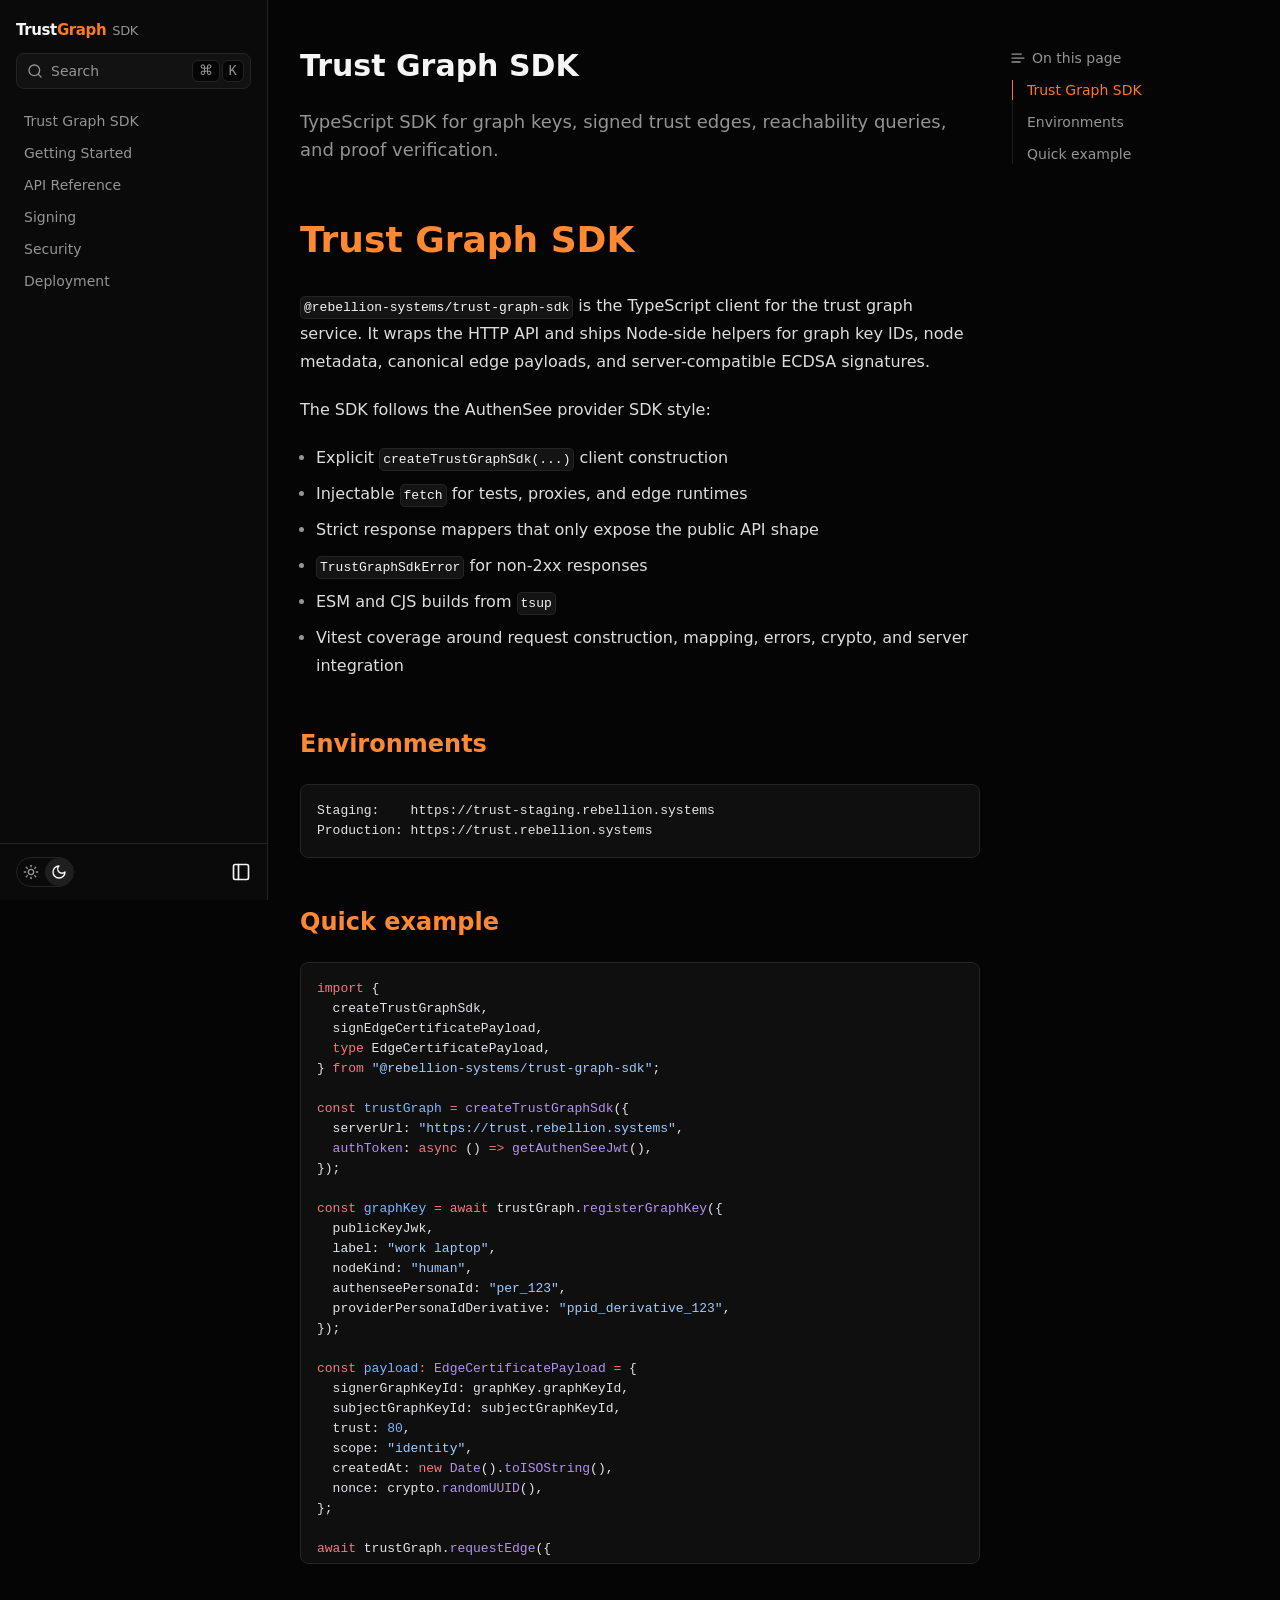
<file: index.html>
<!DOCTYPE html><html lang="en"><head><meta charSet="utf-8"/><meta name="viewport" content="width=device-width, initial-scale=1"/><link rel="stylesheet" href="/_next/static/css/49cb030279d5a0d4.css" data-precedence="next"/><link rel="stylesheet" href="/_next/static/css/476cfc947baa1806.css" data-precedence="next"/><link rel="preload" as="script" fetchPriority="low" href="/_next/static/chunks/webpack-978d756b92c1ff02.js"/><script src="/_next/static/chunks/2200cc46-8fdced7a1083d209.js" async=""></script><script src="/_next/static/chunks/945-95dc01a65a61b9e0.js" async=""></script><script src="/_next/static/chunks/main-app-08777d5bd916bc3c.js" async=""></script><script src="/_next/static/chunks/950-8ad00fd422a8a261.js" async=""></script><script src="/_next/static/chunks/962-89f0e3a2ffb69e6e.js" async=""></script><script src="/_next/static/chunks/599-0d31e8b9a8f301d7.js" async=""></script><script src="/_next/static/chunks/app/(docs)/layout-4f634dc314f2d56b.js" async=""></script><script src="/_next/static/chunks/app/layout-0a6bef68097fa92b.js" async=""></script><script src="/_next/static/chunks/323-0296ef8be3b59a79.js" async=""></script><script src="/_next/static/chunks/app/(docs)/%5B%5B...slug%5D%5D/page-eab8a6d6b0adbad6.js" async=""></script><title>Trust Graph SDK | Trust Graph SDK</title><meta name="description" content="TypeScript SDK for graph keys, signed trust edges, reachability queries, and proof verification."/><script src="/_next/static/chunks/polyfills-42372ed130431b0a.js" noModule=""></script></head><body class="flex min-h-screen flex-col"><script>((e,t,r,n,o,a,l,i)=>{let u=document.documentElement,c=["light","dark"];function s(t){(Array.isArray(e)?e:[e]).forEach(e=>{let r="class"===e,n=r&&a?o.map(e=>a[e]||e):o;r?(u.classList.remove(...n),u.classList.add(a&&a[t]?a[t]:t)):u.setAttribute(e,t)}),i&&c.includes(t)&&(u.style.colorScheme=t)}if(n)s(n);else try{let e=localStorage.getItem(t)||r,n=l&&"system"===e?window.matchMedia("(prefers-color-scheme: dark)").matches?"dark":"light":e;s(n)}catch(e){}})("class","theme","dark",null,["light","dark"],null,true,true)</script><!--$!--><template data-dgst="BAILOUT_TO_CLIENT_SIDE_RENDERING"></template><!--/$--><header id="nd-subnav" class="sticky top-[var(--fd-banner-height)] z-30 flex h-14 flex-row items-center border-b border-fd-foreground/10 px-4 backdrop-blur-lg transition-colors bg-fd-background/80 md:hidden"><a class="inline-flex items-center gap-2.5 font-semibold" href="/"><span class="font-bold text-[15px] tracking-tight">Trust<span class="text-[#FF7B1A]">Graph</span><span class="text-fd-muted-foreground font-normal ml-1.5 text-[13px]">SDK</span></span></a><div class="flex flex-1 flex-row items-center gap-1"></div><button type="button" class="inline-flex items-center justify-center rounded-md text-sm font-medium transition-colors duration-100 disabled:pointer-events-none disabled:opacity-50 hover:bg-fd-accent hover:text-fd-accent-foreground p-1.5 [&amp;_svg]:size-5" data-search="" aria-label="Open Search"><svg xmlns="http://www.w3.org/2000/svg" width="24" height="24" viewBox="0 0 24 24" fill="none" stroke="currentColor" stroke-width="2" stroke-linecap="round" stroke-linejoin="round" class="lucide lucide-search"><circle cx="11" cy="11" r="8"></circle><path d="m21 21-4.3-4.3"></path></svg></button><button aria-label="Toggle Sidebar" data-open="false" class="inline-flex items-center justify-center rounded-md text-sm font-medium transition-colors duration-100 disabled:pointer-events-none disabled:opacity-50 hover:bg-fd-accent hover:text-fd-accent-foreground p-1.5 [&amp;_svg]:size-5 -me-2 md:hidden"><svg xmlns="http://www.w3.org/2000/svg" width="24" height="24" viewBox="0 0 24 24" fill="none" stroke="currentColor" stroke-width="2" stroke-linecap="round" stroke-linejoin="round" class="lucide lucide-menu"><line x1="4" x2="20" y1="12" y2="12"></line><line x1="4" x2="20" y1="6" y2="6"></line><line x1="4" x2="20" y1="18" y2="18"></line></svg></button></header><main id="nd-docs-layout" class="flex flex-1 flex-row pe-[var(--fd-layout-offset)] [--fd-tocnav-height:36px] md:[--fd-sidebar-width:268px] xl:[--fd-toc-width:268px] xl:[--fd-tocnav-height:0px] [--fd-nav-height:3.5rem] md:[--fd-nav-height:0px]" style="--fd-layout-offset:max(calc(50vw - var(--fd-layout-width) / 2), 0px)"><button type="button" aria-label="Collapse Sidebar" data-collapsed="false" class="inline-flex items-center justify-center rounded-md text-sm font-medium transition-colors duration-100 disabled:pointer-events-none disabled:opacity-50 hover:bg-fd-accent hover:text-fd-accent-foreground p-1.5 [&amp;_svg]:size-5 fixed bottom-3 z-30 backdrop-blur-lg data-[collapsed=false]:hidden max-md:hidden" style="inset-inline-start:calc(var(--fd-layout-offset) + 0.5rem)"><svg xmlns="http://www.w3.org/2000/svg" width="24" height="24" viewBox="0 0 24 24" fill="none" stroke="currentColor" stroke-width="2" stroke-linecap="round" stroke-linejoin="round" class="lucide lucide-panel-left"><rect width="18" height="18" x="3" y="3" rx="2"></rect><path d="M9 3v18"></path></svg></button><aside data-open="false" id="nd-sidebar" data-collapsed="false" style="--fd-sidebar-offset:calc(var(--fd-sidebar-width) - 20px);--fd-sidebar-height:calc(100dvh - var(--fd-banner-height) - var(--fd-nav-height))" class="fixed top-fd-layout-top z-30 bg-fd-card text-sm md:sticky md:h-[var(--fd-sidebar-height)] max-md:inset-x-0 max-md:bottom-0 max-md:bg-fd-background/80 max-md:text-[15px] max-md:backdrop-blur-lg max-md:data-[open=false]:invisible md:transition-all md:ps-[var(--fd-layout-offset)]"><div class="flex size-full max-w-full flex-col pt-2 md:ms-auto md:w-[var(--fd-sidebar-width)] md:border-e md:pt-4"><div class="flex flex-col gap-2 px-4 empty:hidden"><div class="flex flex-row items-center max-md:hidden"><a class="inline-flex items-center gap-2.5 py-1 font-medium" href="/"><span class="font-bold text-[15px] tracking-tight">Trust<span class="text-[#FF7B1A]">Graph</span><span class="text-fd-muted-foreground font-normal ml-1.5 text-[13px]">SDK</span></span></a></div><button type="button" data-search-full="" class="inline-flex items-center gap-2 border bg-fd-secondary/50 p-1.5 text-sm text-fd-muted-foreground transition-colors hover:bg-fd-accent hover:text-fd-accent-foreground rounded-lg max-md:hidden"><svg xmlns="http://www.w3.org/2000/svg" width="24" height="24" viewBox="0 0 24 24" fill="none" stroke="currentColor" stroke-width="2" stroke-linecap="round" stroke-linejoin="round" class="lucide lucide-search ms-1 size-4"><circle cx="11" cy="11" r="8"></circle><path d="m21 21-4.3-4.3"></path></svg>Search<div class="ms-auto inline-flex gap-0.5"><kbd class="rounded-md border bg-fd-background px-1.5">⌘</kbd><kbd class="rounded-md border bg-fd-background px-1.5">K</kbd></div></button></div><div dir="ltr" class="overflow-hidden h-full" style="position:relative;--radix-scroll-area-corner-width:0px;--radix-scroll-area-corner-height:0px"><style>[data-radix-scroll-area-viewport]{scrollbar-width:none;-ms-overflow-style:none;-webkit-overflow-scrolling:touch;}[data-radix-scroll-area-viewport]::-webkit-scrollbar{display:none}</style><div data-radix-scroll-area-viewport="" class="size-full rounded-[inherit] p-4" style="overflow-x:hidden;overflow-y:hidden;mask-image:linear-gradient(to bottom, transparent 2px, white 16px)"><div style="min-width:100%;display:table"><div class="mb-4 empty:hidden md:hidden"></div><a data-active="true" class="flex flex-row items-center gap-2 rounded-md p-2 text-start [overflow-wrap:anywhere] md:py-1.5 [&amp;_svg]:size-4 [&amp;_svg]:shrink-0 bg-fd-primary/10 font-medium text-fd-primary" href="/">Trust Graph SDK</a><a data-active="false" class="flex flex-row items-center gap-2 rounded-md p-2 text-start text-fd-muted-foreground [overflow-wrap:anywhere] md:py-1.5 [&amp;_svg]:size-4 [&amp;_svg]:shrink-0 transition-colors hover:bg-fd-accent/50 hover:text-fd-accent-foreground/80 hover:transition-none" href="/getting-started">Getting Started</a><a data-active="false" class="flex flex-row items-center gap-2 rounded-md p-2 text-start text-fd-muted-foreground [overflow-wrap:anywhere] md:py-1.5 [&amp;_svg]:size-4 [&amp;_svg]:shrink-0 transition-colors hover:bg-fd-accent/50 hover:text-fd-accent-foreground/80 hover:transition-none" href="/api-reference">API Reference</a><a data-active="false" class="flex flex-row items-center gap-2 rounded-md p-2 text-start text-fd-muted-foreground [overflow-wrap:anywhere] md:py-1.5 [&amp;_svg]:size-4 [&amp;_svg]:shrink-0 transition-colors hover:bg-fd-accent/50 hover:text-fd-accent-foreground/80 hover:transition-none" href="/signing">Signing</a><a data-active="false" class="flex flex-row items-center gap-2 rounded-md p-2 text-start text-fd-muted-foreground [overflow-wrap:anywhere] md:py-1.5 [&amp;_svg]:size-4 [&amp;_svg]:shrink-0 transition-colors hover:bg-fd-accent/50 hover:text-fd-accent-foreground/80 hover:transition-none" href="/security">Security</a><a data-active="false" class="flex flex-row items-center gap-2 rounded-md p-2 text-start text-fd-muted-foreground [overflow-wrap:anywhere] md:py-1.5 [&amp;_svg]:size-4 [&amp;_svg]:shrink-0 transition-colors hover:bg-fd-accent/50 hover:text-fd-accent-foreground/80 hover:transition-none" href="/deployment">Deployment</a></div></div></div><div class="flex flex-col border-t px-4 py-3 empty:hidden"><div class="flex flex-row items-center"><div role="separator" class="flex-1"></div><button class="inline-flex items-center rounded-full border p-0 md:order-first" data-theme-toggle=""><svg xmlns="http://www.w3.org/2000/svg" width="24" height="24" viewBox="0 0 24 24" fill="none" stroke="currentColor" stroke-width="2" stroke-linecap="round" stroke-linejoin="round" class="lucide lucide-sun size-7 rounded-full p-1.5 text-fd-muted-foreground"><circle cx="12" cy="12" r="4"></circle><path d="M12 2v2"></path><path d="M12 20v2"></path><path d="m4.93 4.93 1.41 1.41"></path><path d="m17.66 17.66 1.41 1.41"></path><path d="M2 12h2"></path><path d="M20 12h2"></path><path d="m6.34 17.66-1.41 1.41"></path><path d="m19.07 4.93-1.41 1.41"></path></svg><svg xmlns="http://www.w3.org/2000/svg" width="24" height="24" viewBox="0 0 24 24" fill="none" stroke="currentColor" stroke-width="2" stroke-linecap="round" stroke-linejoin="round" class="lucide lucide-moon size-7 rounded-full p-1.5 text-fd-muted-foreground"><path d="M12 3a6 6 0 0 0 9 9 9 9 0 1 1-9-9Z"></path></svg></button><button type="button" aria-label="Collapse Sidebar" data-collapsed="false" class="inline-flex items-center justify-center rounded-md text-sm font-medium transition-colors duration-100 disabled:pointer-events-none disabled:opacity-50 hover:bg-fd-accent hover:text-fd-accent-foreground p-1.5 [&amp;_svg]:size-5 -me-1.5 max-md:hidden"><svg xmlns="http://www.w3.org/2000/svg" width="24" height="24" viewBox="0 0 24 24" fill="none" stroke="currentColor" stroke-width="2" stroke-linecap="round" stroke-linejoin="round" class="lucide lucide-panel-left"><rect width="18" height="18" x="3" y="3" rx="2"></rect><path d="M9 3v18"></path></svg></button></div></div></div></aside><div id="nd-page" class="flex w-full min-w-0 flex-col"><header id="nd-tocnav" class="sticky top-fd-layout-top z-10 flex flex-row items-center border-b border-fd-foreground/10 text-sm backdrop-blur-md transition-colors bg-fd-background/80 xl:hidden" style="--fd-toc-top-with-offset:calc(4px + var(--fd-banner-height) + var(--fd-nav-height))"><button type="button" aria-haspopup="dialog" aria-expanded="false" data-state="closed" class="inline-flex items-center gap-2 text-nowrap px-4 py-2 text-start size-full"><svg xmlns="http://www.w3.org/2000/svg" width="24" height="24" viewBox="0 0 24 24" fill="none" stroke="currentColor" stroke-width="2" stroke-linecap="round" stroke-linejoin="round" class="lucide lucide-text size-4 shrink-0"><path d="M17 6.1H3"></path><path d="M21 12.1H3"></path><path d="M15.1 18H3"></path></svg>On this page</button></header><article class="flex w-full flex-1 flex-col gap-6 px-4 pt-8 md:pt-12 lg:px-8 xl:mx-auto max-w-[860px]"><h1 class="text-3xl font-bold">Trust Graph SDK</h1><p class="mb-8 text-lg text-fd-muted-foreground">TypeScript SDK for graph keys, signed trust edges, reachability queries, and proof verification.</p><div class="prose"><h1 class="flex scroll-m-28 flex-row items-center gap-2" id="trust-graph-sdk"><a data-card="" href="#trust-graph-sdk" class="peer">Trust Graph SDK</a><svg xmlns="http://www.w3.org/2000/svg" width="24" height="24" viewBox="0 0 24 24" fill="none" stroke="currentColor" stroke-width="2" stroke-linecap="round" stroke-linejoin="round" class="lucide lucide-link size-3.5 shrink-0 text-fd-muted-foreground opacity-0 transition-opacity peer-hover:opacity-100" aria-label="Link to section"><path d="M10 13a5 5 0 0 0 7.54.54l3-3a5 5 0 0 0-7.07-7.07l-1.72 1.71"></path><path d="M14 11a5 5 0 0 0-7.54-.54l-3 3a5 5 0 0 0 7.07 7.07l1.71-1.71"></path></svg></h1>
<p><code>@rebellion-systems/trust-graph-sdk</code> is the TypeScript client for the trust graph
service. It wraps the HTTP API and ships Node-side helpers for graph key IDs,
node metadata, canonical edge payloads, and server-compatible ECDSA signatures.</p>
<p>The SDK follows the AuthenSee provider SDK style:</p>
<ul>
<li>Explicit <code>createTrustGraphSdk(...)</code> client construction</li>
<li>Injectable <code>fetch</code> for tests, proxies, and edge runtimes</li>
<li>Strict response mappers that only expose the public API shape</li>
<li><code>TrustGraphSdkError</code> for non-2xx responses</li>
<li>ESM and CJS builds from <code>tsup</code></li>
<li>Vitest coverage around request construction, mapping, errors, crypto, and server integration</li>
</ul>
<h2 class="flex scroll-m-28 flex-row items-center gap-2" id="environments"><a data-card="" href="#environments" class="peer">Environments</a><svg xmlns="http://www.w3.org/2000/svg" width="24" height="24" viewBox="0 0 24 24" fill="none" stroke="currentColor" stroke-width="2" stroke-linecap="round" stroke-linejoin="round" class="lucide lucide-link size-3.5 shrink-0 text-fd-muted-foreground opacity-0 transition-opacity peer-hover:opacity-100" aria-label="Link to section"><path d="M10 13a5 5 0 0 0 7.54.54l3-3a5 5 0 0 0-7.07-7.07l-1.72 1.71"></path><path d="M14 11a5 5 0 0 0-7.54-.54l-3 3a5 5 0 0 0 7.07 7.07l1.71-1.71"></path></svg></h2>
<figure class="not-prose group fd-codeblock relative my-6 overflow-hidden rounded-lg border bg-fd-secondary/50 text-sm shiki shiki-themes github-light github-dark" style="--shiki-light:#24292e;--shiki-dark:#e1e4e8;--shiki-light-bg:#fff;--shiki-dark-bg:#24292e" tabindex="0"><button type="button" class="inline-flex items-center justify-center rounded-md p-2 text-sm font-medium duration-100 disabled:pointer-events-none disabled:opacity-50 hover:bg-fd-accent hover:text-fd-accent-foreground transition-opacity group-hover:opacity-100 opacity-0 absolute right-2 top-2 z-[2] backdrop-blur-md" aria-label="Copy Text"><svg xmlns="http://www.w3.org/2000/svg" width="24" height="24" viewBox="0 0 24 24" fill="none" stroke="currentColor" stroke-width="2" stroke-linecap="round" stroke-linejoin="round" class="lucide lucide-check size-3.5 transition-transform scale-0"><path d="M20 6 9 17l-5-5"></path></svg><svg xmlns="http://www.w3.org/2000/svg" width="24" height="24" viewBox="0 0 24 24" fill="none" stroke="currentColor" stroke-width="2" stroke-linecap="round" stroke-linejoin="round" class="lucide lucide-copy absolute size-3.5 transition-transform"><rect width="14" height="14" x="8" y="8" rx="2" ry="2"></rect><path d="M4 16c-1.1 0-2-.9-2-2V4c0-1.1.9-2 2-2h10c1.1 0 2 .9 2 2"></path></svg></button><div dir="ltr" class="overflow-hidden" style="position:relative;--radix-scroll-area-corner-width:0px;--radix-scroll-area-corner-height:0px"><style>[data-radix-scroll-area-viewport]{scrollbar-width:none;-ms-overflow-style:none;-webkit-overflow-scrolling:touch;}[data-radix-scroll-area-viewport]::-webkit-scrollbar{display:none}</style><div data-radix-scroll-area-viewport="" class="size-full rounded-[inherit] max-h-[600px]" style="overflow-x:hidden;overflow-y:hidden"><div style="min-width:100%;display:table"><pre class="p-4 focus-visible:outline-none"><code><span class="line"><span>Staging:    https://trust-staging.rebellion.systems</span></span>
<span class="line"><span>Production: https://trust.rebellion.systems</span></span></code></pre></div></div></div></figure>
<h2 class="flex scroll-m-28 flex-row items-center gap-2" id="quick-example"><a data-card="" href="#quick-example" class="peer">Quick example</a><svg xmlns="http://www.w3.org/2000/svg" width="24" height="24" viewBox="0 0 24 24" fill="none" stroke="currentColor" stroke-width="2" stroke-linecap="round" stroke-linejoin="round" class="lucide lucide-link size-3.5 shrink-0 text-fd-muted-foreground opacity-0 transition-opacity peer-hover:opacity-100" aria-label="Link to section"><path d="M10 13a5 5 0 0 0 7.54.54l3-3a5 5 0 0 0-7.07-7.07l-1.72 1.71"></path><path d="M14 11a5 5 0 0 0-7.54-.54l-3 3a5 5 0 0 0 7.07 7.07l1.71-1.71"></path></svg></h2>
<figure class="not-prose group fd-codeblock relative my-6 overflow-hidden rounded-lg border bg-fd-secondary/50 text-sm shiki shiki-themes github-light github-dark" style="--shiki-light:#24292e;--shiki-dark:#e1e4e8;--shiki-light-bg:#fff;--shiki-dark-bg:#24292e" tabindex="0"><button type="button" class="inline-flex items-center justify-center rounded-md p-2 text-sm font-medium duration-100 disabled:pointer-events-none disabled:opacity-50 hover:bg-fd-accent hover:text-fd-accent-foreground transition-opacity group-hover:opacity-100 opacity-0 absolute right-2 top-2 z-[2] backdrop-blur-md" aria-label="Copy Text"><svg xmlns="http://www.w3.org/2000/svg" width="24" height="24" viewBox="0 0 24 24" fill="none" stroke="currentColor" stroke-width="2" stroke-linecap="round" stroke-linejoin="round" class="lucide lucide-check size-3.5 transition-transform scale-0"><path d="M20 6 9 17l-5-5"></path></svg><svg xmlns="http://www.w3.org/2000/svg" width="24" height="24" viewBox="0 0 24 24" fill="none" stroke="currentColor" stroke-width="2" stroke-linecap="round" stroke-linejoin="round" class="lucide lucide-copy absolute size-3.5 transition-transform"><rect width="14" height="14" x="8" y="8" rx="2" ry="2"></rect><path d="M4 16c-1.1 0-2-.9-2-2V4c0-1.1.9-2 2-2h10c1.1 0 2 .9 2 2"></path></svg></button><div dir="ltr" class="overflow-hidden" style="position:relative;--radix-scroll-area-corner-width:0px;--radix-scroll-area-corner-height:0px"><style>[data-radix-scroll-area-viewport]{scrollbar-width:none;-ms-overflow-style:none;-webkit-overflow-scrolling:touch;}[data-radix-scroll-area-viewport]::-webkit-scrollbar{display:none}</style><div data-radix-scroll-area-viewport="" class="size-full rounded-[inherit] max-h-[600px]" style="overflow-x:hidden;overflow-y:hidden"><div style="min-width:100%;display:table"><pre class="p-4 focus-visible:outline-none"><code><span class="line"><span style="--shiki-light:#D73A49;--shiki-dark:#F97583">import</span><span style="--shiki-light:#24292E;--shiki-dark:#E1E4E8"> {</span></span>
<span class="line"><span style="--shiki-light:#24292E;--shiki-dark:#E1E4E8">  createTrustGraphSdk,</span></span>
<span class="line"><span style="--shiki-light:#24292E;--shiki-dark:#E1E4E8">  signEdgeCertificatePayload,</span></span>
<span class="line"><span style="--shiki-light:#D73A49;--shiki-dark:#F97583">  type</span><span style="--shiki-light:#24292E;--shiki-dark:#E1E4E8"> EdgeCertificatePayload,</span></span>
<span class="line"><span style="--shiki-light:#24292E;--shiki-dark:#E1E4E8">} </span><span style="--shiki-light:#D73A49;--shiki-dark:#F97583">from</span><span style="--shiki-light:#032F62;--shiki-dark:#9ECBFF"> &quot;@rebellion-systems/trust-graph-sdk&quot;</span><span style="--shiki-light:#24292E;--shiki-dark:#E1E4E8">;</span></span>
<span class="line"> </span>
<span class="line"><span style="--shiki-light:#D73A49;--shiki-dark:#F97583">const</span><span style="--shiki-light:#005CC5;--shiki-dark:#79B8FF"> trustGraph</span><span style="--shiki-light:#D73A49;--shiki-dark:#F97583"> =</span><span style="--shiki-light:#6F42C1;--shiki-dark:#B392F0"> createTrustGraphSdk</span><span style="--shiki-light:#24292E;--shiki-dark:#E1E4E8">({</span></span>
<span class="line"><span style="--shiki-light:#24292E;--shiki-dark:#E1E4E8">  serverUrl: </span><span style="--shiki-light:#032F62;--shiki-dark:#9ECBFF">&quot;https://trust.rebellion.systems&quot;</span><span style="--shiki-light:#24292E;--shiki-dark:#E1E4E8">,</span></span>
<span class="line"><span style="--shiki-light:#6F42C1;--shiki-dark:#B392F0">  authToken</span><span style="--shiki-light:#24292E;--shiki-dark:#E1E4E8">: </span><span style="--shiki-light:#D73A49;--shiki-dark:#F97583">async</span><span style="--shiki-light:#24292E;--shiki-dark:#E1E4E8"> () </span><span style="--shiki-light:#D73A49;--shiki-dark:#F97583">=&gt;</span><span style="--shiki-light:#6F42C1;--shiki-dark:#B392F0"> getAuthenSeeJwt</span><span style="--shiki-light:#24292E;--shiki-dark:#E1E4E8">(),</span></span>
<span class="line"><span style="--shiki-light:#24292E;--shiki-dark:#E1E4E8">});</span></span>
<span class="line"> </span>
<span class="line"><span style="--shiki-light:#D73A49;--shiki-dark:#F97583">const</span><span style="--shiki-light:#005CC5;--shiki-dark:#79B8FF"> graphKey</span><span style="--shiki-light:#D73A49;--shiki-dark:#F97583"> =</span><span style="--shiki-light:#D73A49;--shiki-dark:#F97583"> await</span><span style="--shiki-light:#24292E;--shiki-dark:#E1E4E8"> trustGraph.</span><span style="--shiki-light:#6F42C1;--shiki-dark:#B392F0">registerGraphKey</span><span style="--shiki-light:#24292E;--shiki-dark:#E1E4E8">({</span></span>
<span class="line"><span style="--shiki-light:#24292E;--shiki-dark:#E1E4E8">  publicKeyJwk,</span></span>
<span class="line"><span style="--shiki-light:#24292E;--shiki-dark:#E1E4E8">  label: </span><span style="--shiki-light:#032F62;--shiki-dark:#9ECBFF">&quot;work laptop&quot;</span><span style="--shiki-light:#24292E;--shiki-dark:#E1E4E8">,</span></span>
<span class="line"><span style="--shiki-light:#24292E;--shiki-dark:#E1E4E8">  nodeKind: </span><span style="--shiki-light:#032F62;--shiki-dark:#9ECBFF">&quot;human&quot;</span><span style="--shiki-light:#24292E;--shiki-dark:#E1E4E8">,</span></span>
<span class="line"><span style="--shiki-light:#24292E;--shiki-dark:#E1E4E8">  authenseePersonaId: </span><span style="--shiki-light:#032F62;--shiki-dark:#9ECBFF">&quot;per_123&quot;</span><span style="--shiki-light:#24292E;--shiki-dark:#E1E4E8">,</span></span>
<span class="line"><span style="--shiki-light:#24292E;--shiki-dark:#E1E4E8">  providerPersonaIdDerivative: </span><span style="--shiki-light:#032F62;--shiki-dark:#9ECBFF">&quot;ppid_derivative_123&quot;</span><span style="--shiki-light:#24292E;--shiki-dark:#E1E4E8">,</span></span>
<span class="line"><span style="--shiki-light:#24292E;--shiki-dark:#E1E4E8">});</span></span>
<span class="line"> </span>
<span class="line"><span style="--shiki-light:#D73A49;--shiki-dark:#F97583">const</span><span style="--shiki-light:#005CC5;--shiki-dark:#79B8FF"> payload</span><span style="--shiki-light:#D73A49;--shiki-dark:#F97583">:</span><span style="--shiki-light:#6F42C1;--shiki-dark:#B392F0"> EdgeCertificatePayload</span><span style="--shiki-light:#D73A49;--shiki-dark:#F97583"> =</span><span style="--shiki-light:#24292E;--shiki-dark:#E1E4E8"> {</span></span>
<span class="line"><span style="--shiki-light:#24292E;--shiki-dark:#E1E4E8">  signerGraphKeyId: graphKey.graphKeyId,</span></span>
<span class="line"><span style="--shiki-light:#24292E;--shiki-dark:#E1E4E8">  subjectGraphKeyId: subjectGraphKeyId,</span></span>
<span class="line"><span style="--shiki-light:#24292E;--shiki-dark:#E1E4E8">  trust: </span><span style="--shiki-light:#005CC5;--shiki-dark:#79B8FF">80</span><span style="--shiki-light:#24292E;--shiki-dark:#E1E4E8">,</span></span>
<span class="line"><span style="--shiki-light:#24292E;--shiki-dark:#E1E4E8">  scope: </span><span style="--shiki-light:#032F62;--shiki-dark:#9ECBFF">&quot;identity&quot;</span><span style="--shiki-light:#24292E;--shiki-dark:#E1E4E8">,</span></span>
<span class="line"><span style="--shiki-light:#24292E;--shiki-dark:#E1E4E8">  createdAt: </span><span style="--shiki-light:#D73A49;--shiki-dark:#F97583">new</span><span style="--shiki-light:#6F42C1;--shiki-dark:#B392F0"> Date</span><span style="--shiki-light:#24292E;--shiki-dark:#E1E4E8">().</span><span style="--shiki-light:#6F42C1;--shiki-dark:#B392F0">toISOString</span><span style="--shiki-light:#24292E;--shiki-dark:#E1E4E8">(),</span></span>
<span class="line"><span style="--shiki-light:#24292E;--shiki-dark:#E1E4E8">  nonce: crypto.</span><span style="--shiki-light:#6F42C1;--shiki-dark:#B392F0">randomUUID</span><span style="--shiki-light:#24292E;--shiki-dark:#E1E4E8">(),</span></span>
<span class="line"><span style="--shiki-light:#24292E;--shiki-dark:#E1E4E8">};</span></span>
<span class="line"> </span>
<span class="line"><span style="--shiki-light:#D73A49;--shiki-dark:#F97583">await</span><span style="--shiki-light:#24292E;--shiki-dark:#E1E4E8"> trustGraph.</span><span style="--shiki-light:#6F42C1;--shiki-dark:#B392F0">requestEdge</span><span style="--shiki-light:#24292E;--shiki-dark:#E1E4E8">({</span></span>
<span class="line"><span style="--shiki-light:#D73A49;--shiki-dark:#F97583">  ...</span><span style="--shiki-light:#24292E;--shiki-dark:#E1E4E8">payload,</span></span>
<span class="line"><span style="--shiki-light:#24292E;--shiki-dark:#E1E4E8">  signature: </span><span style="--shiki-light:#6F42C1;--shiki-dark:#B392F0">signEdgeCertificatePayload</span><span style="--shiki-light:#24292E;--shiki-dark:#E1E4E8">(privateKey, payload),</span></span>
<span class="line"><span style="--shiki-light:#24292E;--shiki-dark:#E1E4E8">});</span></span></code></pre></div></div></div></figure></div><div role="none" class="flex-1"></div><div class="flex flex-row flex-wrap items-center justify-between gap-4 empty:hidden"></div><div class="grid grid-cols-2 gap-4 pb-6"><a class="flex w-full flex-col gap-2 rounded-lg border bg-fd-card p-4 text-sm transition-colors hover:bg-fd-accent/80 hover:text-fd-accent-foreground col-start-2 text-end" href="/getting-started"><div class="inline-flex items-center gap-0.5 text-fd-muted-foreground flex-row-reverse"><svg xmlns="http://www.w3.org/2000/svg" width="24" height="24" viewBox="0 0 24 24" fill="none" stroke="currentColor" stroke-width="2" stroke-linecap="round" stroke-linejoin="round" class="lucide lucide-chevron-right -me-1 size-4 shrink-0 rtl:rotate-180"><path d="m9 18 6-6-6-6"></path></svg><p>Next</p></div><p class="font-medium">Getting Started</p></a></div></article></div><div id="nd-toc" class="sticky top-fd-layout-top h-[var(--fd-toc-height)] pb-2 pt-12 max-xl:hidden" style="--fd-toc-height:calc(100dvh - var(--fd-banner-height) - var(--fd-nav-height))"><div class="flex h-full w-[var(--fd-toc-width)] max-w-full flex-col gap-3 pe-4"><h3 class="-ms-0.5 inline-flex items-center gap-1.5 text-sm text-fd-muted-foreground"><svg xmlns="http://www.w3.org/2000/svg" width="24" height="24" viewBox="0 0 24 24" fill="none" stroke="currentColor" stroke-width="2" stroke-linecap="round" stroke-linejoin="round" class="lucide lucide-text size-4"><path d="M17 6.1H3"></path><path d="M21 12.1H3"></path><path d="M15.1 18H3"></path></svg>On this page</h3><div dir="ltr" class="overflow-hidden flex flex-col" style="position:relative;--radix-scroll-area-corner-width:0px;--radix-scroll-area-corner-height:0px"><style>[data-radix-scroll-area-viewport]{scrollbar-width:none;-ms-overflow-style:none;-webkit-overflow-scrolling:touch;}[data-radix-scroll-area-viewport]::-webkit-scrollbar{display:none}</style><div data-radix-scroll-area-viewport="" class="size-full rounded-[inherit] relative min-h-0 text-sm" style="overflow-x:hidden;overflow-y:hidden"><div style="min-width:100%;display:table"><div role="none" class="absolute start-0 mt-[var(--fd-top)] h-[var(--fd-height)] w-px bg-fd-primary transition-all"></div><div class="flex flex-col border-s border-fd-foreground/10"><a data-active="false" href="#trust-graph-sdk" class="prose py-1.5 text-sm text-fd-muted-foreground transition-colors [overflow-wrap:anywhere] first:pt-0 last:pb-0 data-[active=true]:text-fd-primary ps-3.5">Trust Graph SDK</a><a data-active="false" href="#environments" class="prose py-1.5 text-sm text-fd-muted-foreground transition-colors [overflow-wrap:anywhere] first:pt-0 last:pb-0 data-[active=true]:text-fd-primary ps-3.5">Environments</a><a data-active="false" href="#quick-example" class="prose py-1.5 text-sm text-fd-muted-foreground transition-colors [overflow-wrap:anywhere] first:pt-0 last:pb-0 data-[active=true]:text-fd-primary ps-3.5">Quick example</a></div></div></div></div></div></div></main><script src="/_next/static/chunks/webpack-978d756b92c1ff02.js" async=""></script><script>(self.__next_f=self.__next_f||[]).push([0]);self.__next_f.push([2,null])</script><script>self.__next_f.push([1,"1:HL[\"/_next/static/css/49cb030279d5a0d4.css\",\"style\"]\n2:HL[\"/_next/static/css/476cfc947baa1806.css\",\"style\"]\n"])</script><script>self.__next_f.push([1,"3:I[2433,[],\"\"]\n6:I[176,[],\"\"]\n8:I[9414,[],\"\"]\n9:I[6250,[\"950\",\"static/chunks/950-8ad00fd422a8a261.js\",\"962\",\"static/chunks/962-89f0e3a2ffb69e6e.js\",\"599\",\"static/chunks/599-0d31e8b9a8f301d7.js\",\"529\",\"static/chunks/app/(docs)/layout-4f634dc314f2d56b.js\"],\"TreeContextProvider\"]\na:I[4028,[\"950\",\"static/chunks/950-8ad00fd422a8a261.js\",\"962\",\"static/chunks/962-89f0e3a2ffb69e6e.js\",\"599\",\"static/chunks/599-0d31e8b9a8f301d7.js\",\"529\",\"static/chunks/app/(docs)/layout-4f634dc314f2d56b.js\"],\"NavProvider\"]\nb:I[7175,[\"950\",\"static/chunks/950-8ad00fd422a8a261.js\",\"962\",\"static/chunks/962-89f0e3a2ffb69e6e.js\",\"599\",\"static/chunks/599-0d31e8b9a8f301d7.js\",\"529\",\"static/chunks/app/(docs)/layout-4f634dc314f2d56b.js\"],\"Navbar\"]\nc:I[4028,[\"950\",\"static/chunks/950-8ad00fd422a8a261.js\",\"962\",\"static/chunks/962-89f0e3a2ffb69e6e.js\",\"599\",\"static/chunks/599-0d31e8b9a8f301d7.js\",\"529\",\"static/chunks/app/(docs)/layout-4f634dc314f2d56b.js\"],\"Title\"]\nd:I[9271,[\"950\",\"static/chunks/950-8ad00fd422a8a261.js\",\"962\",\"static/chunks/962-89f0e3a2ffb69e6e.js\",\"599\",\"static/chunks/599-0d31e8b9a8f301d7.js\",\"529\",\"static/chunks/app/(docs)/layout-4f634dc314f2d56b.js\"],\"SearchToggle\"]\ne:I[7175,[\"950\",\"static/chunks/950-8ad00fd422a8a261.js\",\"962\",\"static/chunks/962-89f0e3a2ffb69e6e.js\",\"599\",\"static/chunks/599-0d31e8b9a8f301d7.js\",\"529\",\"static/chunks/app/(docs)/layout-4f634dc314f2d56b.js\"],\"NavbarSidebarTrigger\"]\nf:I[546,[\"950\",\"static/chunks/950-8ad00fd422a8a261.js\",\"962\",\"static/chunks/962-89f0e3a2ffb69e6e.js\",\"599\",\"static/chunks/599-0d31e8b9a8f301d7.js\",\"529\",\"static/chunks/app/(docs)/layout-4f634dc314f2d56b.js\"],\"SidebarCollapseTrigger\"]\n10:I[546,[\"950\",\"static/chunks/950-8ad00fd422a8a261.js\",\"962\",\"static/chunks/962-89f0e3a2ffb69e6e.js\",\"599\",\"static/chunks/599-0d31e8b9a8f301d7.js\",\"529\",\"static/chunks/app/(docs)/layout-4f634dc314f2d56b.js\"],\"CollapsibleSidebar\"]\n11:I[546,[\"950\",\"static/chunks/950-8ad00fd422a8a261.js\",\"962\",\"static/chunks/962-89f0e3a2ffb69e6e.js\",\"599\",\"static/chunks/599-0d31e8b9a8f301d7.js\",\"529\",\"static/chunks/app/(docs)/layou"])</script><script>self.__next_f.push([1,"t-4f634dc314f2d56b.js\"],\"SidebarHeader\"]\n12:I[9498,[\"950\",\"static/chunks/950-8ad00fd422a8a261.js\",\"962\",\"static/chunks/962-89f0e3a2ffb69e6e.js\",\"599\",\"static/chunks/599-0d31e8b9a8f301d7.js\",\"529\",\"static/chunks/app/(docs)/layout-4f634dc314f2d56b.js\"],\"\"]\n1a:I[9271,[\"950\",\"static/chunks/950-8ad00fd422a8a261.js\",\"962\",\"static/chunks/962-89f0e3a2ffb69e6e.js\",\"599\",\"static/chunks/599-0d31e8b9a8f301d7.js\",\"529\",\"static/chunks/app/(docs)/layout-4f634dc314f2d56b.js\"],\"LargeSearchToggle\"]\n1b:I[546,[\"950\",\"static/chunks/950-8ad00fd422a8a261.js\",\"962\",\"static/chunks/962-89f0e3a2ffb69e6e.js\",\"599\",\"static/chunks/599-0d31e8b9a8f301d7.js\",\"529\",\"static/chunks/app/(docs)/layout-4f634dc314f2d56b.js\"],\"SidebarViewport\"]\n1c:I[546,[\"950\",\"static/chunks/950-8ad00fd422a8a261.js\",\"962\",\"static/chunks/962-89f0e3a2ffb69e6e.js\",\"599\",\"static/chunks/599-0d31e8b9a8f301d7.js\",\"529\",\"static/chunks/app/(docs)/layout-4f634dc314f2d56b.js\"],\"SidebarPageTree\"]\n1d:I[546,[\"950\",\"static/chunks/950-8ad00fd422a8a261.js\",\"962\",\"static/chunks/962-89f0e3a2ffb69e6e.js\",\"599\",\"static/chunks/599-0d31e8b9a8f301d7.js\",\"529\",\"static/chunks/app/(docs)/layout-4f634dc314f2d56b.js\"],\"SidebarFooter\"]\n1e:I[4320,[\"950\",\"static/chunks/950-8ad00fd422a8a261.js\",\"962\",\"static/chunks/962-89f0e3a2ffb69e6e.js\",\"599\",\"static/chunks/599-0d31e8b9a8f301d7.js\",\"529\",\"static/chunks/app/(docs)/layout-4f634dc314f2d56b.js\"],\"ThemeToggle\"]\n1f:I[6052,[\"950\",\"static/chunks/950-8ad00fd422a8a261.js\",\"962\",\"static/chunks/962-89f0e3a2ffb69e6e.js\",\"599\",\"static/chunks/599-0d31e8b9a8f301d7.js\",\"529\",\"static/chunks/app/(docs)/layout-4f634dc314f2d56b.js\"],\"StylesProvider\"]\n20:I[2866,[\"962\",\"static/chunks/962-89f0e3a2ffb69e6e.js\",\"185\",\"static/chunks/app/layout-0a6bef68097fa92b.js\"],\"RootProvider\"]\n26:I[8528,[],\"\"]\n7:[\"slug\",\"\",\"oc\"]\n17:{\"className\":\"text-[#FF7B1A]\",\"children\":\"Graph\"}\n16:[\"$\",\"span\",null,\"$17\"]\n19:{\"className\":\"text-fd-muted-foreground font-normal ml-1.5 text-[13px]\",\"children\":\"SDK\"}\n18:[\"$\",\"span\",null,\"$19\"]\n15:[\"Trust\",\"$16\",\"$18\"]\n14:{\"className\":\"font-bold text-[15px] t"])</script><script>self.__next_f.push([1,"racking-tight\",\"children\":\"$15\"}\n13:[\"$\",\"span\",null,\"$14\"]\n21:{\"fontFamily\":\"system-ui,\\\"Segoe UI\\\",Roboto,Helvetica,Arial,sans-serif,\\\"Apple Color Emoji\\\",\\\"Segoe UI Emoji\\\"\",\"height\":\"100vh\",\"textAlign\":\"center\",\"display\":\"flex\",\"flexDirection\":\"column\",\"alignItems\":\"center\",\"justifyContent\":\"center\"}\n22:{\"display\":\"inline-block\",\"margin\":\"0 20px 0 0\",\"padding\":\"0 23px 0 0\",\"fontSize\":24,\"fontWeight\":500,\"verticalAlign\":\"top\",\"lineHeight\":\"49px\"}\n23:{\"display\":\"inline-block\"}\n24:{\"fontSize\":14,\"fontWeight\":400,\"lineHeight\":\"49px\",\"margin\":0}\n27:[]\n"])</script><script>self.__next_f.push([1,"0:[\"$\",\"$L3\",null,{\"buildId\":\"71yHco05LRSav_bZQQ6xT\",\"assetPrefix\":\"\",\"urlParts\":[\"\",\"\"],\"initialTree\":[\"\",{\"children\":[\"(docs)\",{\"children\":[[\"slug\",\"\",\"oc\"],{\"children\":[\"__PAGE__\",{}]}]}]},\"$undefined\",\"$undefined\",true],\"initialSeedData\":[\"\",{\"children\":[\"(docs)\",{\"children\":[[\"slug\",\"\",\"oc\"],{\"children\":[\"__PAGE__\",{},[[\"$L4\",\"$L5\",null],null],null]},[null,[\"$\",\"$L6\",null,{\"parallelRouterKey\":\"children\",\"segmentPath\":[\"children\",\"(docs)\",\"children\",\"$7\",\"children\"],\"error\":\"$undefined\",\"errorStyles\":\"$undefined\",\"errorScripts\":\"$undefined\",\"template\":[\"$\",\"$L8\",null,{}],\"templateStyles\":\"$undefined\",\"templateScripts\":\"$undefined\",\"notFound\":\"$undefined\",\"notFoundStyles\":\"$undefined\"}]],null]},[[null,[\"$\",\"$L9\",null,{\"tree\":{\"name\":\"Trust Graph SDK\",\"children\":[{\"type\":\"page\",\"name\":\"Trust Graph SDK\",\"url\":\"/\",\"$ref\":{\"file\":\"index.mdx\"}},{\"type\":\"page\",\"name\":\"Getting Started\",\"url\":\"/getting-started\",\"$ref\":{\"file\":\"getting-started.mdx\"}},{\"type\":\"page\",\"name\":\"API Reference\",\"url\":\"/api-reference\",\"$ref\":{\"file\":\"api-reference.mdx\"}},{\"type\":\"page\",\"name\":\"Signing\",\"url\":\"/signing\",\"$ref\":{\"file\":\"signing.mdx\"}},{\"type\":\"page\",\"name\":\"Security\",\"url\":\"/security\",\"$ref\":{\"file\":\"security.mdx\"}},{\"type\":\"page\",\"name\":\"Deployment\",\"url\":\"/deployment\",\"$ref\":{\"file\":\"deployment.mdx\"}}]},\"children\":[\"$\",\"$La\",null,{\"transparentMode\":\"$undefined\",\"children\":[[\"$\",\"$Lb\",null,{\"className\":\"md:hidden\",\"children\":[[\"$\",\"$Lc\",null,{\"url\":\"$undefined\",\"title\":[\"$\",\"span\",null,{\"className\":\"font-bold text-[15px] tracking-tight\",\"children\":[\"Trust\",[\"$\",\"span\",null,{\"className\":\"text-[#FF7B1A]\",\"children\":\"Graph\"}],[\"$\",\"span\",null,{\"className\":\"text-fd-muted-foreground font-normal ml-1.5 text-[13px]\",\"children\":\"SDK\"}]]}]}],[\"$\",\"div\",null,{\"className\":\"flex flex-1 flex-row items-center gap-1\",\"children\":\"$undefined\"}],[\"$\",\"$Ld\",null,{\"hideIfDisabled\":true}],[\"$\",\"$Le\",null,{\"className\":\"-me-2 md:hidden\"}]]}],[\"$\",\"main\",null,{\"id\":\"nd-docs-layout\",\"className\":\"flex flex-1 flex-row pe-[var(--fd-layout-offset)] [--fd-tocnav-height:36px] md:[--fd-sidebar-width:268px] xl:[--fd-toc-width:268px] xl:[--fd-tocnav-height:0px] [--fd-nav-height:3.5rem] md:[--fd-nav-height:0px]\",\"style\":{\"--fd-layout-offset\":\"max(calc(50vw - var(--fd-layout-width) / 2), 0px)\"},\"children\":[[\"$\",\"$Lf\",null,{\"className\":\"fixed bottom-3 z-30 backdrop-blur-lg data-[collapsed=false]:hidden max-md:hidden\",\"style\":{\"insetInlineStart\":\"calc(var(--fd-layout-offset) + 0.5rem)\"}}],[\"$\",\"$L10\",null,{\"className\":\"md:ps-[var(--fd-layout-offset)]\",\"children\":[[\"$\",\"$L11\",null,{\"children\":[[\"$\",\"div\",null,{\"className\":\"flex flex-row items-center max-md:hidden\",\"children\":[[\"$\",\"$L12\",null,{\"href\":\"/\",\"className\":\"inline-flex items-center gap-2.5 py-1 font-medium\",\"children\":\"$13\"}],\"$undefined\",null]}],\"$undefined\",null,[\"$\",\"$L1a\",null,{\"hideIfDisabled\":true,\"className\":\"rounded-lg max-md:hidden\"}]]}],[\"$\",\"$L1b\",null,{\"children\":[[\"$\",\"div\",null,{\"className\":\"mb-4 empty:hidden md:hidden\",\"children\":[]}],[\"$\",\"$L1c\",null,{\"components\":\"$undefined\"}]]}],[\"$\",\"$L1d\",null,{\"children\":[[\"$\",\"div\",null,{\"className\":\"flex flex-row items-center\",\"children\":[[],[\"$\",\"div\",null,{\"role\":\"separator\",\"className\":\"flex-1\"}],null,[\"$\",\"$L1e\",null,{\"className\":\"p-0 md:order-first\"}],[\"$\",\"$Lf\",null,{\"className\":\"-me-1.5 max-md:hidden\"}]]}],\"$undefined\"]}]]}],[\"$\",\"$L1f\",null,{\"tocNav\":\"xl:hidden\",\"toc\":\"max-xl:hidden\",\"children\":[\"$\",\"$L6\",null,{\"parallelRouterKey\":\"children\",\"segmentPath\":[\"children\",\"(docs)\",\"children\"],\"error\":\"$undefined\",\"errorStyles\":\"$undefined\",\"errorScripts\":\"$undefined\",\"template\":[\"$\",\"$L8\",null,{}],\"templateStyles\":\"$undefined\",\"templateScripts\":\"$undefined\",\"notFound\":[[\"$\",\"title\",null,{\"children\":\"404: This page could not be found.\"}],[\"$\",\"div\",null,{\"style\":{\"fontFamily\":\"system-ui,\\\"Segoe UI\\\",Roboto,Helvetica,Arial,sans-serif,\\\"Apple Color Emoji\\\",\\\"Segoe UI Emoji\\\"\",\"height\":\"100vh\",\"textAlign\":\"center\",\"display\":\"flex\",\"flexDirection\":\"column\",\"alignItems\":\"center\",\"justifyContent\":\"center\"},\"children\":[\"$\",\"div\",null,{\"children\":[[\"$\",\"style\",null,{\"dangerouslySetInnerHTML\":{\"__html\":\"body{color:#000;background:#fff;margin:0}.next-error-h1{border-right:1px solid rgba(0,0,0,.3)}@media (prefers-color-scheme:dark){body{color:#fff;background:#000}.next-error-h1{border-right:1px solid rgba(255,255,255,.3)}}\"}}],[\"$\",\"h1\",null,{\"className\":\"next-error-h1\",\"style\":{\"display\":\"inline-block\",\"margin\":\"0 20px 0 0\",\"padding\":\"0 23px 0 0\",\"fontSize\":24,\"fontWeight\":500,\"verticalAlign\":\"top\",\"lineHeight\":\"49px\"},\"children\":\"404\"}],[\"$\",\"div\",null,{\"style\":{\"display\":\"inline-block\"},\"children\":[\"$\",\"h2\",null,{\"style\":{\"fontSize\":14,\"fontWeight\":400,\"lineHeight\":\"49px\",\"margin\":0},\"children\":\"This page could not be found.\"}]}]]}]}]],\"notFoundStyles\":[]}]}]]}]]}]}]],null],null]},[[[[\"$\",\"link\",\"0\",{\"rel\":\"stylesheet\",\"href\":\"/_next/static/css/49cb030279d5a0d4.css\",\"precedence\":\"next\",\"crossOrigin\":\"$undefined\"}],[\"$\",\"link\",\"1\",{\"rel\":\"stylesheet\",\"href\":\"/_next/static/css/476cfc947baa1806.css\",\"precedence\":\"next\",\"crossOrigin\":\"$undefined\"}]],[\"$\",\"html\",null,{\"lang\":\"en\",\"suppressHydrationWarning\":true,\"children\":[\"$\",\"body\",null,{\"className\":\"flex min-h-screen flex-col\",\"children\":[\"$\",\"$L20\",null,{\"theme\":{\"defaultTheme\":\"dark\"},\"children\":[\"$\",\"$L6\",null,{\"parallelRouterKey\":\"children\",\"segmentPath\":[\"children\"],\"error\":\"$undefined\",\"errorStyles\":\"$undefined\",\"errorScripts\":\"$undefined\",\"template\":[\"$\",\"$L8\",null,{}],\"templateStyles\":\"$undefined\",\"templateScripts\":\"$undefined\",\"notFound\":[[\"$\",\"title\",null,{\"children\":\"404: This page could not be found.\"}],[\"$\",\"div\",null,{\"style\":\"$21\",\"children\":[\"$\",\"div\",null,{\"children\":[[\"$\",\"style\",null,{\"dangerouslySetInnerHTML\":{\"__html\":\"body{color:#000;background:#fff;margin:0}.next-error-h1{border-right:1px solid rgba(0,0,0,.3)}@media (prefers-color-scheme:dark){body{color:#fff;background:#000}.next-error-h1{border-right:1px solid rgba(255,255,255,.3)}}\"}}],[\"$\",\"h1\",null,{\"className\":\"next-error-h1\",\"style\":\"$22\",\"children\":\"404\"}],[\"$\",\"div\",null,{\"style\":\"$23\",\"children\":[\"$\",\"h2\",null,{\"style\":\"$24\",\"children\":\"This page could not be found.\"}]}]]}]}]],\"notFoundStyles\":[]}]}]}]}]],null],null],\"couldBeIntercepted\":false,\"initialHead\":[null,\"$L25\"],\"globalErrorComponent\":\"$26\",\"missingSlots\":\"$W27\"}]\n"])</script><script>self.__next_f.push([1,"28:I[5011,[\"950\",\"static/chunks/950-8ad00fd422a8a261.js\",\"962\",\"static/chunks/962-89f0e3a2ffb69e6e.js\",\"599\",\"static/chunks/599-0d31e8b9a8f301d7.js\",\"323\",\"static/chunks/323-0296ef8be3b59a79.js\",\"723\",\"static/chunks/app/(docs)/%5B%5B...slug%5D%5D/page-eab8a6d6b0adbad6.js\"],\"AnchorProvider\"]\n29:I[4921,[\"950\",\"static/chunks/950-8ad00fd422a8a261.js\",\"962\",\"static/chunks/962-89f0e3a2ffb69e6e.js\",\"599\",\"static/chunks/599-0d31e8b9a8f301d7.js\",\"323\",\"static/chunks/323-0296ef8be3b59a79.js\",\"723\",\"static/chunks/app/(docs)/%5B%5B...slug%5D%5D/page-eab8a6d6b0adbad6.js\"],\"PageBody\"]\n2a:I[4921,[\"950\",\"static/chunks/950-8ad00fd422a8a261.js\",\"962\",\"static/chunks/962-89f0e3a2ffb69e6e.js\",\"599\",\"static/chunks/599-0d31e8b9a8f301d7.js\",\"323\",\"static/chunks/323-0296ef8be3b59a79.js\",\"723\",\"static/chunks/app/(docs)/%5B%5B...slug%5D%5D/page-eab8a6d6b0adbad6.js\"],\"TocNav\"]\n2b:I[2128,[\"950\",\"static/chunks/950-8ad00fd422a8a261.js\",\"962\",\"static/chunks/962-89f0e3a2ffb69e6e.js\",\"599\",\"static/chunks/599-0d31e8b9a8f301d7.js\",\"323\",\"static/chunks/323-0296ef8be3b59a79.js\",\"723\",\"static/chunks/app/(docs)/%5B%5B...slug%5D%5D/page-eab8a6d6b0adbad6.js\"],\"TocPopover\"]\n2c:I[2128,[\"950\",\"static/chunks/950-8ad00fd422a8a261.js\",\"962\",\"static/chunks/962-89f0e3a2ffb69e6e.js\",\"599\",\"static/chunks/599-0d31e8b9a8f301d7.js\",\"323\",\"static/chunks/323-0296ef8be3b59a79.js\",\"723\",\"static/chunks/app/(docs)/%5B%5B...slug%5D%5D/page-eab8a6d6b0adbad6.js\"],\"TocPopoverTrigger\"]\n34:I[2128,[\"950\",\"static/chunks/950-8ad00fd422a8a261.js\",\"962\",\"static/chunks/962-89f0e3a2ffb69e6e.js\",\"599\",\"static/chunks/599-0d31e8b9a8f301d7.js\",\"323\",\"static/chunks/323-0296ef8be3b59a79.js\",\"723\",\"static/chunks/app/(docs)/%5B%5B...slug%5D%5D/page-eab8a6d6b0adbad6.js\"],\"TocPopoverContent\"]\n35:I[2128,[\"950\",\"static/chunks/950-8ad00fd422a8a261.js\",\"962\",\"static/chunks/962-89f0e3a2ffb69e6e.js\",\"599\",\"static/chunks/599-0d31e8b9a8f301d7.js\",\"323\",\"static/chunks/323-0296ef8be3b59a79.js\",\"723\",\"static/chunks/app/(docs)/%5B%5B...slug%5D%5D/page-eab8a6d6b0adbad6.js\"],\"TOCItems\"]\n36:I[4921,[\"950\",\"stat"])</script><script>self.__next_f.push([1,"ic/chunks/950-8ad00fd422a8a261.js\",\"962\",\"static/chunks/962-89f0e3a2ffb69e6e.js\",\"599\",\"static/chunks/599-0d31e8b9a8f301d7.js\",\"323\",\"static/chunks/323-0296ef8be3b59a79.js\",\"723\",\"static/chunks/app/(docs)/%5B%5B...slug%5D%5D/page-eab8a6d6b0adbad6.js\"],\"PageArticle\"]\n37:I[4921,[\"950\",\"static/chunks/950-8ad00fd422a8a261.js\",\"962\",\"static/chunks/962-89f0e3a2ffb69e6e.js\",\"599\",\"static/chunks/599-0d31e8b9a8f301d7.js\",\"323\",\"static/chunks/323-0296ef8be3b59a79.js\",\"723\",\"static/chunks/app/(docs)/%5B%5B...slug%5D%5D/page-eab8a6d6b0adbad6.js\"],\"Breadcrumb\"]\n38:I[2479,[\"950\",\"static/chunks/950-8ad00fd422a8a261.js\",\"962\",\"static/chunks/962-89f0e3a2ffb69e6e.js\",\"599\",\"static/chunks/599-0d31e8b9a8f301d7.js\",\"323\",\"static/chunks/323-0296ef8be3b59a79.js\",\"723\",\"static/chunks/app/(docs)/%5B%5B...slug%5D%5D/page-eab8a6d6b0adbad6.js\"],\"Pre\"]\n3a:I[4921,[\"950\",\"static/chunks/950-8ad00fd422a8a261.js\",\"962\",\"static/chunks/962-89f0e3a2ffb69e6e.js\",\"599\",\"static/chunks/599-0d31e8b9a8f301d7.js\",\"323\",\"static/chunks/323-0296ef8be3b59a79.js\",\"723\",\"static/chunks/app/(docs)/%5B%5B...slug%5D%5D/page-eab8a6d6b0adbad6.js\"],\"Footer\"]\n3b:I[2128,[\"950\",\"static/chunks/950-8ad00fd422a8a261.js\",\"962\",\"static/chunks/962-89f0e3a2ffb69e6e.js\",\"599\",\"static/chunks/599-0d31e8b9a8f301d7.js\",\"323\",\"static/chunks/323-0296ef8be3b59a79.js\",\"723\",\"static/chunks/app/(docs)/%5B%5B...slug%5D%5D/page-eab8a6d6b0adbad6.js\"],\"Toc\"]\n3c:I[1128,[\"950\",\"static/chunks/950-8ad00fd422a8a261.js\",\"962\",\"static/chunks/962-89f0e3a2ffb69e6e.js\",\"599\",\"static/chunks/599-0d31e8b9a8f301d7.js\",\"323\",\"static/chunks/323-0296ef8be3b59a79.js\",\"723\",\"static/chunks/app/(docs)/%5B%5B...slug%5D%5D/page-eab8a6d6b0adbad6.js\"],\"I18nLabel\"]\n2f:\"Trust Graph SDK\"\n2e:{\"depth\":1,\"url\":\"#trust-graph-sdk\",\"title\":\"$2f\"}\n31:\"Environments\"\n30:{\"depth\":2,\"url\":\"#environments\",\"title\":\"$31\"}\n33:\"Quick example\"\n32:{\"depth\":2,\"url\":\"#quick-example\",\"title\":\"$33\"}\n2d:[\"$2e\",\"$30\",\"$32\"]\n39:T4dc,\u003csvg viewBox=\"0 0 24 24\"\u003e\u003cpath d=\"M1.125 0C.502 0 0 .502 0 1.125v21.75C0 23.498.502 24 1.125 24h21.75c.623 0 1.125"])</script><script>self.__next_f.push([1,"-.502 1.125-1.125V1.125C24 .502 23.498 0 22.875 0zm17.363 9.75c.612 0 1.154.037 1.627.111a6.38 6.38 0 0 1 1.306.34v2.458a3.95 3.95 0 0 0-.643-.361 5.093 5.093 0 0 0-.717-.26 5.453 5.453 0 0 0-1.426-.2c-.3 0-.573.028-.819.086a2.1 2.1 0 0 0-.623.242c-.17.104-.3.229-.393.374a.888.888 0 0 0-.14.49c0 .196.053.373.156.529.104.156.252.304.443.444s.423.276.696.41c.273.135.582.274.926.416.47.197.892.407 1.266.628.374.222.695.473.963.753.268.279.472.598.614.957.142.359.214.776.214 1.253 0 .657-.125 1.21-.373 1.656a3.033 3.033 0 0 1-1.012 1.085 4.38 4.38 0 0 1-1.487.596c-.566.12-1.163.18-1.79.18a9.916 9.916 0 0 1-1.84-.164 5.544 5.544 0 0 1-1.512-.493v-2.63a5.033 5.033 0 0 0 3.237 1.2c.333 0 .624-.03.872-.09.249-.06.456-.144.623-.25.166-.108.29-.234.373-.38a1.023 1.023 0 0 0-.074-1.089 2.12 2.12 0 0 0-.537-.5 5.597 5.597 0 0 0-.807-.444 27.72 27.72 0 0 0-1.007-.436c-.918-.383-1.602-.852-2.053-1.405-.45-.553-.676-1.222-.676-2.005 0-.614.123-1.141.369-1.582.246-.441.58-.804 1.004-1.089a4.494 4.494 0 0 1 1.47-.629 7.536 7.536 0 0 1 1.77-.201zm-15.113.188h9.563v2.166H9.506v9.646H6.789v-9.646H3.375z\" fill=\"currentColor\" /\u003e\u003c/svg\u003e"])</script><script>self.__next_f.push([1,"5:[\"$\",\"$L28\",null,{\"toc\":[{\"depth\":1,\"url\":\"#trust-graph-sdk\",\"title\":\"Trust Graph SDK\"},{\"depth\":2,\"url\":\"#environments\",\"title\":\"Environments\"},{\"depth\":2,\"url\":\"#quick-example\",\"title\":\"Quick example\"}],\"single\":\"$undefined\",\"children\":[[\"$\",\"$L29\",null,{\"className\":\"\",\"style\":{\"--fd-tocnav-height\":\"$undefined\"},\"children\":[[\"$\",\"$L2a\",null,{\"children\":[\"$\",\"$L2b\",null,{\"children\":[[\"$\",\"$L2c\",null,{\"className\":\"size-full\",\"items\":\"$2d\"}],[\"$\",\"$L34\",null,{\"children\":[\"$undefined\",[\"$\",\"$L35\",null,{\"items\":\"$2d\",\"isMenu\":true}],\"$undefined\"]}]]}]}],[\"$\",\"$L36\",null,{\"className\":\"max-w-[860px]\",\"children\":[[\"$\",\"$L37\",null,{\"includePage\":\"$undefined\"}],[[\"$\",\"h1\",null,{\"children\":\"Trust Graph SDK\",\"className\":\"text-3xl font-bold\"}],[\"$\",\"p\",null,{\"children\":\"TypeScript SDK for graph keys, signed trust edges, reachability queries, and proof verification.\",\"className\":\"mb-8 text-lg text-fd-muted-foreground\"}],[\"$\",\"div\",null,{\"children\":[[\"$\",\"h1\",null,{\"className\":\"flex scroll-m-28 flex-row items-center gap-2\",\"id\":\"trust-graph-sdk\",\"children\":[[\"$\",\"a\",null,{\"data-card\":\"\",\"href\":\"#trust-graph-sdk\",\"className\":\"peer\",\"children\":\"Trust Graph SDK\"}],[\"$\",\"svg\",null,{\"xmlns\":\"http://www.w3.org/2000/svg\",\"width\":24,\"height\":24,\"viewBox\":\"0 0 24 24\",\"fill\":\"none\",\"stroke\":\"currentColor\",\"strokeWidth\":2,\"strokeLinecap\":\"round\",\"strokeLinejoin\":\"round\",\"className\":\"lucide lucide-link size-3.5 shrink-0 text-fd-muted-foreground opacity-0 transition-opacity peer-hover:opacity-100\",\"aria-label\":\"Link to section\",\"children\":[[\"$\",\"path\",\"1cjeqo\",{\"d\":\"M10 13a5 5 0 0 0 7.54.54l3-3a5 5 0 0 0-7.07-7.07l-1.72 1.71\"}],[\"$\",\"path\",\"19qd67\",{\"d\":\"M14 11a5 5 0 0 0-7.54-.54l-3 3a5 5 0 0 0 7.07 7.07l1.71-1.71\"}],\"$undefined\"]}]]}],\"\\n\",[\"$\",\"p\",null,{\"children\":[[\"$\",\"code\",null,{\"children\":\"@rebellion-systems/trust-graph-sdk\"}],\" is the TypeScript client for the trust graph\\nservice. It wraps the HTTP API and ships Node-side helpers for graph key IDs,\\nnode metadata, canonical edge payloads, and server-compatible ECDSA signatures.\"]}],\"\\n\",[\"$\",\"p\",null,{\"children\":\"The SDK follows the AuthenSee provider SDK style:\"}],\"\\n\",[\"$\",\"ul\",null,{\"children\":[\"\\n\",[\"$\",\"li\",null,{\"children\":[\"Explicit \",[\"$\",\"code\",null,{\"children\":\"createTrustGraphSdk(...)\"}],\" client construction\"]}],\"\\n\",[\"$\",\"li\",null,{\"children\":[\"Injectable \",[\"$\",\"code\",null,{\"children\":\"fetch\"}],\" for tests, proxies, and edge runtimes\"]}],\"\\n\",[\"$\",\"li\",null,{\"children\":\"Strict response mappers that only expose the public API shape\"}],\"\\n\",[\"$\",\"li\",null,{\"children\":[[\"$\",\"code\",null,{\"children\":\"TrustGraphSdkError\"}],\" for non-2xx responses\"]}],\"\\n\",[\"$\",\"li\",null,{\"children\":[\"ESM and CJS builds from \",[\"$\",\"code\",null,{\"children\":\"tsup\"}]]}],\"\\n\",[\"$\",\"li\",null,{\"children\":\"Vitest coverage around request construction, mapping, errors, crypto, and server integration\"}],\"\\n\"]}],\"\\n\",[\"$\",\"h2\",null,{\"className\":\"flex scroll-m-28 flex-row items-center gap-2\",\"id\":\"environments\",\"children\":[[\"$\",\"a\",null,{\"data-card\":\"\",\"href\":\"#environments\",\"className\":\"peer\",\"children\":\"Environments\"}],[\"$\",\"svg\",null,{\"xmlns\":\"http://www.w3.org/2000/svg\",\"width\":24,\"height\":24,\"viewBox\":\"0 0 24 24\",\"fill\":\"none\",\"stroke\":\"currentColor\",\"strokeWidth\":2,\"strokeLinecap\":\"round\",\"strokeLinejoin\":\"round\",\"className\":\"lucide lucide-link size-3.5 shrink-0 text-fd-muted-foreground opacity-0 transition-opacity peer-hover:opacity-100\",\"aria-label\":\"Link to section\",\"children\":[[\"$\",\"path\",\"1cjeqo\",{\"d\":\"M10 13a5 5 0 0 0 7.54.54l3-3a5 5 0 0 0-7.07-7.07l-1.72 1.71\"}],[\"$\",\"path\",\"19qd67\",{\"d\":\"M14 11a5 5 0 0 0-7.54-.54l-3 3a5 5 0 0 0 7.07 7.07l1.71-1.71\"}],\"$undefined\"]}]]}],\"\\n\",[\"$\",\"$L38\",null,{\"className\":\"shiki shiki-themes github-light github-dark\",\"style\":{\"--shiki-light\":\"#24292e\",\"--shiki-dark\":\"#e1e4e8\",\"--shiki-light-bg\":\"#fff\",\"--shiki-dark-bg\":\"#24292e\"},\"tabIndex\":\"0\",\"icon\":\"\u003csvg viewBox=\\\"0 0 24 24\\\"\u003e\u003cpath d=\\\"M 6,1 C 4.354992,1 3,2.354992 3,4 v 16 c 0,1.645008 1.354992,3 3,3 h 12 c 1.645008,0 3,-1.354992 3,-3 V 8 7 A 1.0001,1.0001 0 0 0 20.707031,6.2929687 l -5,-5 A 1.0001,1.0001 0 0 0 15,1 h -1 z m 0,2 h 7 v 3 c 0,1.645008 1.354992,3 3,3 h 3 v 11 c 0,0.564129 -0.435871,1 -1,1 H 6 C 5.4358712,21 5,20.564129 5,20 V 4 C 5,3.4358712 5.4358712,3 6,3 Z M 15,3.4140625 18.585937,7 H 16 C 15.435871,7 15,6.5641288 15,6 Z\\\" fill=\\\"currentColor\\\" /\u003e\u003c/svg\u003e\",\"children\":[\"$\",\"code\",null,{\"children\":[[\"$\",\"span\",null,{\"className\":\"line\",\"children\":[\"$\",\"span\",null,{\"children\":\"Staging:    https://trust-staging.rebellion.systems\"}]}],\"\\n\",[\"$\",\"span\",null,{\"className\":\"line\",\"children\":[\"$\",\"span\",null,{\"children\":\"Production: https://trust.rebellion.systems\"}]}]]}]}],\"\\n\",[\"$\",\"h2\",null,{\"className\":\"flex scroll-m-28 flex-row items-center gap-2\",\"id\":\"quick-example\",\"children\":[[\"$\",\"a\",null,{\"data-card\":\"\",\"href\":\"#quick-example\",\"className\":\"peer\",\"children\":\"Quick example\"}],[\"$\",\"svg\",null,{\"xmlns\":\"http://www.w3.org/2000/svg\",\"width\":24,\"height\":24,\"viewBox\":\"0 0 24 24\",\"fill\":\"none\",\"stroke\":\"currentColor\",\"strokeWidth\":2,\"strokeLinecap\":\"round\",\"strokeLinejoin\":\"round\",\"className\":\"lucide lucide-link size-3.5 shrink-0 text-fd-muted-foreground opacity-0 transition-opacity peer-hover:opacity-100\",\"aria-label\":\"Link to section\",\"children\":[[\"$\",\"path\",\"1cjeqo\",{\"d\":\"M10 13a5 5 0 0 0 7.54.54l3-3a5 5 0 0 0-7.07-7.07l-1.72 1.71\"}],[\"$\",\"path\",\"19qd67\",{\"d\":\"M14 11a5 5 0 0 0-7.54-.54l-3 3a5 5 0 0 0 7.07 7.07l1.71-1.71\"}],\"$undefined\"]}]]}],\"\\n\",[\"$\",\"$L38\",null,{\"className\":\"shiki shiki-themes github-light github-dark\",\"style\":{\"--shiki-light\":\"#24292e\",\"--shiki-dark\":\"#e1e4e8\",\"--shiki-light-bg\":\"#fff\",\"--shiki-dark-bg\":\"#24292e\"},\"tabIndex\":\"0\",\"icon\":\"$39\",\"children\":[\"$\",\"code\",null,{\"children\":[[\"$\",\"span\",null,{\"className\":\"line\",\"children\":[[\"$\",\"span\",null,{\"style\":{\"--shiki-light\":\"#D73A49\",\"--shiki-dark\":\"#F97583\"},\"children\":\"import\"}],[\"$\",\"span\",null,{\"style\":{\"--shiki-light\":\"#24292E\",\"--shiki-dark\":\"#E1E4E8\"},\"children\":\" {\"}]]}],\"\\n\",[\"$\",\"span\",null,{\"className\":\"line\",\"children\":[\"$\",\"span\",null,{\"style\":{\"--shiki-light\":\"#24292E\",\"--shiki-dark\":\"#E1E4E8\"},\"children\":\"  createTrustGraphSdk,\"}]}],\"\\n\",[\"$\",\"span\",null,{\"className\":\"line\",\"children\":[\"$\",\"span\",null,{\"style\":{\"--shiki-light\":\"#24292E\",\"--shiki-dark\":\"#E1E4E8\"},\"children\":\"  signEdgeCertificatePayload,\"}]}],\"\\n\",[\"$\",\"span\",null,{\"className\":\"line\",\"children\":[[\"$\",\"span\",null,{\"style\":{\"--shiki-light\":\"#D73A49\",\"--shiki-dark\":\"#F97583\"},\"children\":\"  type\"}],[\"$\",\"span\",null,{\"style\":{\"--shiki-light\":\"#24292E\",\"--shiki-dark\":\"#E1E4E8\"},\"children\":\" EdgeCertificatePayload,\"}]]}],\"\\n\",[\"$\",\"span\",null,{\"className\":\"line\",\"children\":[[\"$\",\"span\",null,{\"style\":{\"--shiki-light\":\"#24292E\",\"--shiki-dark\":\"#E1E4E8\"},\"children\":\"} \"}],[\"$\",\"span\",null,{\"style\":{\"--shiki-light\":\"#D73A49\",\"--shiki-dark\":\"#F97583\"},\"children\":\"from\"}],[\"$\",\"span\",null,{\"style\":{\"--shiki-light\":\"#032F62\",\"--shiki-dark\":\"#9ECBFF\"},\"children\":\" \\\"@rebellion-systems/trust-graph-sdk\\\"\"}],[\"$\",\"span\",null,{\"style\":{\"--shiki-light\":\"#24292E\",\"--shiki-dark\":\"#E1E4E8\"},\"children\":\";\"}]]}],\"\\n\",[\"$\",\"span\",null,{\"className\":\"line\",\"children\":\" \"}],\"\\n\",[\"$\",\"span\",null,{\"className\":\"line\",\"children\":[[\"$\",\"span\",null,{\"style\":{\"--shiki-light\":\"#D73A49\",\"--shiki-dark\":\"#F97583\"},\"children\":\"const\"}],[\"$\",\"span\",null,{\"style\":{\"--shiki-light\":\"#005CC5\",\"--shiki-dark\":\"#79B8FF\"},\"children\":\" trustGraph\"}],[\"$\",\"span\",null,{\"style\":{\"--shiki-light\":\"#D73A49\",\"--shiki-dark\":\"#F97583\"},\"children\":\" =\"}],[\"$\",\"span\",null,{\"style\":{\"--shiki-light\":\"#6F42C1\",\"--shiki-dark\":\"#B392F0\"},\"children\":\" createTrustGraphSdk\"}],[\"$\",\"span\",null,{\"style\":{\"--shiki-light\":\"#24292E\",\"--shiki-dark\":\"#E1E4E8\"},\"children\":\"({\"}]]}],\"\\n\",[\"$\",\"span\",null,{\"className\":\"line\",\"children\":[[\"$\",\"span\",null,{\"style\":{\"--shiki-light\":\"#24292E\",\"--shiki-dark\":\"#E1E4E8\"},\"children\":\"  serverUrl: \"}],[\"$\",\"span\",null,{\"style\":{\"--shiki-light\":\"#032F62\",\"--shiki-dark\":\"#9ECBFF\"},\"children\":\"\\\"https://trust.rebellion.systems\\\"\"}],[\"$\",\"span\",null,{\"style\":{\"--shiki-light\":\"#24292E\",\"--shiki-dark\":\"#E1E4E8\"},\"children\":\",\"}]]}],\"\\n\",[\"$\",\"span\",null,{\"className\":\"line\",\"children\":[[\"$\",\"span\",null,{\"style\":{\"--shiki-light\":\"#6F42C1\",\"--shiki-dark\":\"#B392F0\"},\"children\":\"  authToken\"}],[\"$\",\"span\",null,{\"style\":{\"--shiki-light\":\"#24292E\",\"--shiki-dark\":\"#E1E4E8\"},\"children\":\": \"}],[\"$\",\"span\",null,{\"style\":{\"--shiki-light\":\"#D73A49\",\"--shiki-dark\":\"#F97583\"},\"children\":\"async\"}],[\"$\",\"span\",null,{\"style\":{\"--shiki-light\":\"#24292E\",\"--shiki-dark\":\"#E1E4E8\"},\"children\":\" () \"}],[\"$\",\"span\",null,{\"style\":{\"--shiki-light\":\"#D73A49\",\"--shiki-dark\":\"#F97583\"},\"children\":\"=\u003e\"}],[\"$\",\"span\",null,{\"style\":{\"--shiki-light\":\"#6F42C1\",\"--shiki-dark\":\"#B392F0\"},\"children\":\" getAuthenSeeJwt\"}],[\"$\",\"span\",null,{\"style\":{\"--shiki-light\":\"#24292E\",\"--shiki-dark\":\"#E1E4E8\"},\"children\":\"(),\"}]]}],\"\\n\",[\"$\",\"span\",null,{\"className\":\"line\",\"children\":[\"$\",\"span\",null,{\"style\":{\"--shiki-light\":\"#24292E\",\"--shiki-dark\":\"#E1E4E8\"},\"children\":\"});\"}]}],\"\\n\",[\"$\",\"span\",null,{\"className\":\"line\",\"children\":\" \"}],\"\\n\",[\"$\",\"span\",null,{\"className\":\"line\",\"children\":[[\"$\",\"span\",null,{\"style\":{\"--shiki-light\":\"#D73A49\",\"--shiki-dark\":\"#F97583\"},\"children\":\"const\"}],[\"$\",\"span\",null,{\"style\":{\"--shiki-light\":\"#005CC5\",\"--shiki-dark\":\"#79B8FF\"},\"children\":\" graphKey\"}],[\"$\",\"span\",null,{\"style\":{\"--shiki-light\":\"#D73A49\",\"--shiki-dark\":\"#F97583\"},\"children\":\" =\"}],[\"$\",\"span\",null,{\"style\":{\"--shiki-light\":\"#D73A49\",\"--shiki-dark\":\"#F97583\"},\"children\":\" await\"}],[\"$\",\"span\",null,{\"style\":{\"--shiki-light\":\"#24292E\",\"--shiki-dark\":\"#E1E4E8\"},\"children\":\" trustGraph.\"}],[\"$\",\"span\",null,{\"style\":{\"--shiki-light\":\"#6F42C1\",\"--shiki-dark\":\"#B392F0\"},\"children\":\"registerGraphKey\"}],[\"$\",\"span\",null,{\"style\":{\"--shiki-light\":\"#24292E\",\"--shiki-dark\":\"#E1E4E8\"},\"children\":\"({\"}]]}],\"\\n\",[\"$\",\"span\",null,{\"className\":\"line\",\"children\":[\"$\",\"span\",null,{\"style\":{\"--shiki-light\":\"#24292E\",\"--shiki-dark\":\"#E1E4E8\"},\"children\":\"  publicKeyJwk,\"}]}],\"\\n\",[\"$\",\"span\",null,{\"className\":\"line\",\"children\":[[\"$\",\"span\",null,{\"style\":{\"--shiki-light\":\"#24292E\",\"--shiki-dark\":\"#E1E4E8\"},\"children\":\"  label: \"}],[\"$\",\"span\",null,{\"style\":{\"--shiki-light\":\"#032F62\",\"--shiki-dark\":\"#9ECBFF\"},\"children\":\"\\\"work laptop\\\"\"}],[\"$\",\"span\",null,{\"style\":{\"--shiki-light\":\"#24292E\",\"--shiki-dark\":\"#E1E4E8\"},\"children\":\",\"}]]}],\"\\n\",[\"$\",\"span\",null,{\"className\":\"line\",\"children\":[[\"$\",\"span\",null,{\"style\":{\"--shiki-light\":\"#24292E\",\"--shiki-dark\":\"#E1E4E8\"},\"children\":\"  nodeKind: \"}],[\"$\",\"span\",null,{\"style\":{\"--shiki-light\":\"#032F62\",\"--shiki-dark\":\"#9ECBFF\"},\"children\":\"\\\"human\\\"\"}],[\"$\",\"span\",null,{\"style\":{\"--shiki-light\":\"#24292E\",\"--shiki-dark\":\"#E1E4E8\"},\"children\":\",\"}]]}],\"\\n\",[\"$\",\"span\",null,{\"className\":\"line\",\"children\":[[\"$\",\"span\",null,{\"style\":{\"--shiki-light\":\"#24292E\",\"--shiki-dark\":\"#E1E4E8\"},\"children\":\"  authenseePersonaId: \"}],[\"$\",\"span\",null,{\"style\":{\"--shiki-light\":\"#032F62\",\"--shiki-dark\":\"#9ECBFF\"},\"children\":\"\\\"per_123\\\"\"}],[\"$\",\"span\",null,{\"style\":{\"--shiki-light\":\"#24292E\",\"--shiki-dark\":\"#E1E4E8\"},\"children\":\",\"}]]}],\"\\n\",[\"$\",\"span\",null,{\"className\":\"line\",\"children\":[[\"$\",\"span\",null,{\"style\":{\"--shiki-light\":\"#24292E\",\"--shiki-dark\":\"#E1E4E8\"},\"children\":\"  providerPersonaIdDerivative: \"}],[\"$\",\"span\",null,{\"style\":{\"--shiki-light\":\"#032F62\",\"--shiki-dark\":\"#9ECBFF\"},\"children\":\"\\\"ppid_derivative_123\\\"\"}],[\"$\",\"span\",null,{\"style\":{\"--shiki-light\":\"#24292E\",\"--shiki-dark\":\"#E1E4E8\"},\"children\":\",\"}]]}],\"\\n\",[\"$\",\"span\",null,{\"className\":\"line\",\"children\":[\"$\",\"span\",null,{\"style\":{\"--shiki-light\":\"#24292E\",\"--shiki-dark\":\"#E1E4E8\"},\"children\":\"});\"}]}],\"\\n\",[\"$\",\"span\",null,{\"className\":\"line\",\"children\":\" \"}],\"\\n\",[\"$\",\"span\",null,{\"className\":\"line\",\"children\":[[\"$\",\"span\",null,{\"style\":{\"--shiki-light\":\"#D73A49\",\"--shiki-dark\":\"#F97583\"},\"children\":\"const\"}],[\"$\",\"span\",null,{\"style\":{\"--shiki-light\":\"#005CC5\",\"--shiki-dark\":\"#79B8FF\"},\"children\":\" payload\"}],[\"$\",\"span\",null,{\"style\":{\"--shiki-light\":\"#D73A49\",\"--shiki-dark\":\"#F97583\"},\"children\":\":\"}],[\"$\",\"span\",null,{\"style\":{\"--shiki-light\":\"#6F42C1\",\"--shiki-dark\":\"#B392F0\"},\"children\":\" EdgeCertificatePayload\"}],[\"$\",\"span\",null,{\"style\":{\"--shiki-light\":\"#D73A49\",\"--shiki-dark\":\"#F97583\"},\"children\":\" =\"}],[\"$\",\"span\",null,{\"style\":{\"--shiki-light\":\"#24292E\",\"--shiki-dark\":\"#E1E4E8\"},\"children\":\" {\"}]]}],\"\\n\",[\"$\",\"span\",null,{\"className\":\"line\",\"children\":[\"$\",\"span\",null,{\"style\":{\"--shiki-light\":\"#24292E\",\"--shiki-dark\":\"#E1E4E8\"},\"children\":\"  signerGraphKeyId: graphKey.graphKeyId,\"}]}],\"\\n\",[\"$\",\"span\",null,{\"className\":\"line\",\"children\":[\"$\",\"span\",null,{\"style\":{\"--shiki-light\":\"#24292E\",\"--shiki-dark\":\"#E1E4E8\"},\"children\":\"  subjectGraphKeyId: subjectGraphKeyId,\"}]}],\"\\n\",[\"$\",\"span\",null,{\"className\":\"line\",\"children\":[[\"$\",\"span\",null,{\"style\":{\"--shiki-light\":\"#24292E\",\"--shiki-dark\":\"#E1E4E8\"},\"children\":\"  trust: \"}],[\"$\",\"span\",null,{\"style\":{\"--shiki-light\":\"#005CC5\",\"--shiki-dark\":\"#79B8FF\"},\"children\":\"80\"}],[\"$\",\"span\",null,{\"style\":{\"--shiki-light\":\"#24292E\",\"--shiki-dark\":\"#E1E4E8\"},\"children\":\",\"}]]}],\"\\n\",[\"$\",\"span\",null,{\"className\":\"line\",\"children\":[[\"$\",\"span\",null,{\"style\":{\"--shiki-light\":\"#24292E\",\"--shiki-dark\":\"#E1E4E8\"},\"children\":\"  scope: \"}],[\"$\",\"span\",null,{\"style\":{\"--shiki-light\":\"#032F62\",\"--shiki-dark\":\"#9ECBFF\"},\"children\":\"\\\"identity\\\"\"}],[\"$\",\"span\",null,{\"style\":{\"--shiki-light\":\"#24292E\",\"--shiki-dark\":\"#E1E4E8\"},\"children\":\",\"}]]}],\"\\n\",[\"$\",\"span\",null,{\"className\":\"line\",\"children\":[[\"$\",\"span\",null,{\"style\":{\"--shiki-light\":\"#24292E\",\"--shiki-dark\":\"#E1E4E8\"},\"children\":\"  createdAt: \"}],[\"$\",\"span\",null,{\"style\":{\"--shiki-light\":\"#D73A49\",\"--shiki-dark\":\"#F97583\"},\"children\":\"new\"}],[\"$\",\"span\",null,{\"style\":{\"--shiki-light\":\"#6F42C1\",\"--shiki-dark\":\"#B392F0\"},\"children\":\" Date\"}],[\"$\",\"span\",null,{\"style\":{\"--shiki-light\":\"#24292E\",\"--shiki-dark\":\"#E1E4E8\"},\"children\":\"().\"}],[\"$\",\"span\",null,{\"style\":{\"--shiki-light\":\"#6F42C1\",\"--shiki-dark\":\"#B392F0\"},\"children\":\"toISOString\"}],[\"$\",\"span\",null,{\"style\":{\"--shiki-light\":\"#24292E\",\"--shiki-dark\":\"#E1E4E8\"},\"children\":\"(),\"}]]}],\"\\n\",[\"$\",\"span\",null,{\"className\":\"line\",\"children\":[[\"$\",\"span\",null,{\"style\":{\"--shiki-light\":\"#24292E\",\"--shiki-dark\":\"#E1E4E8\"},\"children\":\"  nonce: crypto.\"}],[\"$\",\"span\",null,{\"style\":{\"--shiki-light\":\"#6F42C1\",\"--shiki-dark\":\"#B392F0\"},\"children\":\"randomUUID\"}],[\"$\",\"span\",null,{\"style\":{\"--shiki-light\":\"#24292E\",\"--shiki-dark\":\"#E1E4E8\"},\"children\":\"(),\"}]]}],\"\\n\",[\"$\",\"span\",null,{\"className\":\"line\",\"children\":[\"$\",\"span\",null,{\"style\":{\"--shiki-light\":\"#24292E\",\"--shiki-dark\":\"#E1E4E8\"},\"children\":\"};\"}]}],\"\\n\",[\"$\",\"span\",null,{\"className\":\"line\",\"children\":\" \"}],\"\\n\",[\"$\",\"span\",null,{\"className\":\"line\",\"children\":[[\"$\",\"span\",null,{\"style\":{\"--shiki-light\":\"#D73A49\",\"--shiki-dark\":\"#F97583\"},\"children\":\"await\"}],[\"$\",\"span\",null,{\"style\":{\"--shiki-light\":\"#24292E\",\"--shiki-dark\":\"#E1E4E8\"},\"children\":\" trustGraph.\"}],[\"$\",\"span\",null,{\"style\":{\"--shiki-light\":\"#6F42C1\",\"--shiki-dark\":\"#B392F0\"},\"children\":\"requestEdge\"}],[\"$\",\"span\",null,{\"style\":{\"--shiki-light\":\"#24292E\",\"--shiki-dark\":\"#E1E4E8\"},\"children\":\"({\"}]]}],\"\\n\",[\"$\",\"span\",null,{\"className\":\"line\",\"children\":[[\"$\",\"span\",null,{\"style\":{\"--shiki-light\":\"#D73A49\",\"--shiki-dark\":\"#F97583\"},\"children\":\"  ...\"}],[\"$\",\"span\",null,{\"style\":{\"--shiki-light\":\"#24292E\",\"--shiki-dark\":\"#E1E4E8\"},\"children\":\"payload,\"}]]}],\"\\n\",[\"$\",\"span\",null,{\"className\":\"line\",\"children\":[[\"$\",\"span\",null,{\"style\":{\"--shiki-light\":\"#24292E\",\"--shiki-dark\":\"#E1E4E8\"},\"children\":\"  signature: \"}],[\"$\",\"span\",null,{\"style\":{\"--shiki-light\":\"#6F42C1\",\"--shiki-dark\":\"#B392F0\"},\"children\":\"signEdgeCertificatePayload\"}],[\"$\",\"span\",null,{\"style\":{\"--shiki-light\":\"#24292E\",\"--shiki-dark\":\"#E1E4E8\"},\"children\":\"(privateKey, payload),\"}]]}],\"\\n\",[\"$\",\"span\",null,{\"className\":\"line\",\"children\":[\"$\",\"span\",null,{\"style\":{\"--shiki-light\":\"#24292E\",\"--shiki-dark\":\"#E1E4E8\"},\"children\":\"});\"}]}]]}]}]],\"className\":\"prose\"}]],[\"$\",\"div\",null,{\"role\":\"none\",\"className\":\"flex-1\"}],[\"$\",\"div\",null,{\"className\":\"flex flex-row flex-wrap items-center justify-between gap-4 empty:hidden\",\"children\":[null,null]}],[\"$\",\"$L3a\",null,{\"items\":\"$undefined\"}]]}]]}],[\"$\",\"$L3b\",null,{\"children\":[\"$undefined\",[\"$\",\"h3\",null,{\"className\":\"-ms-0.5 inline-flex items-center gap-1.5 text-sm text-fd-muted-foreground\",\"children\":[[\"$\",\"svg\",null,{\"xmlns\":\"http://www.w3.org/2000/svg\",\"width\":24,\"height\":24,\"viewBox\":\"0 0 24 24\",\"fill\":\"none\",\"stroke\":\"currentColor\",\"strokeWidth\":2,\"strokeLinecap\":\"round\",\"strokeLinejoin\":\"round\",\"className\":\"lucide lucide-text size-4\",\"children\":[[\"$\",\"path\",\"wptmhv\",{\"d\":\"M17 6.1H3\"}],[\"$\",\"path\",\"1j38uz\",{\"d\":\"M21 12.1H3\"}],[\"$\",\"path\",\"1nb16a\",{\"d\":\"M15.1 18H3\"}],\"$undefined\"]}],[\"$\",\"$L3c\",null,{\"label\":\"toc\"}]]}],[\"$\",\"$L35\",null,{\"items\":\"$2d\"}],\"$undefined\"]}]]}]\n"])</script><script>self.__next_f.push([1,"25:[[\"$\",\"meta\",\"0\",{\"name\":\"viewport\",\"content\":\"width=device-width, initial-scale=1\"}],[\"$\",\"meta\",\"1\",{\"charSet\":\"utf-8\"}],[\"$\",\"title\",\"2\",{\"children\":\"Trust Graph SDK | Trust Graph SDK\"}],[\"$\",\"meta\",\"3\",{\"name\":\"description\",\"content\":\"TypeScript SDK for graph keys, signed trust edges, reachability queries, and proof verification.\"}]]\n4:null\n"])</script></body></html>
</file>
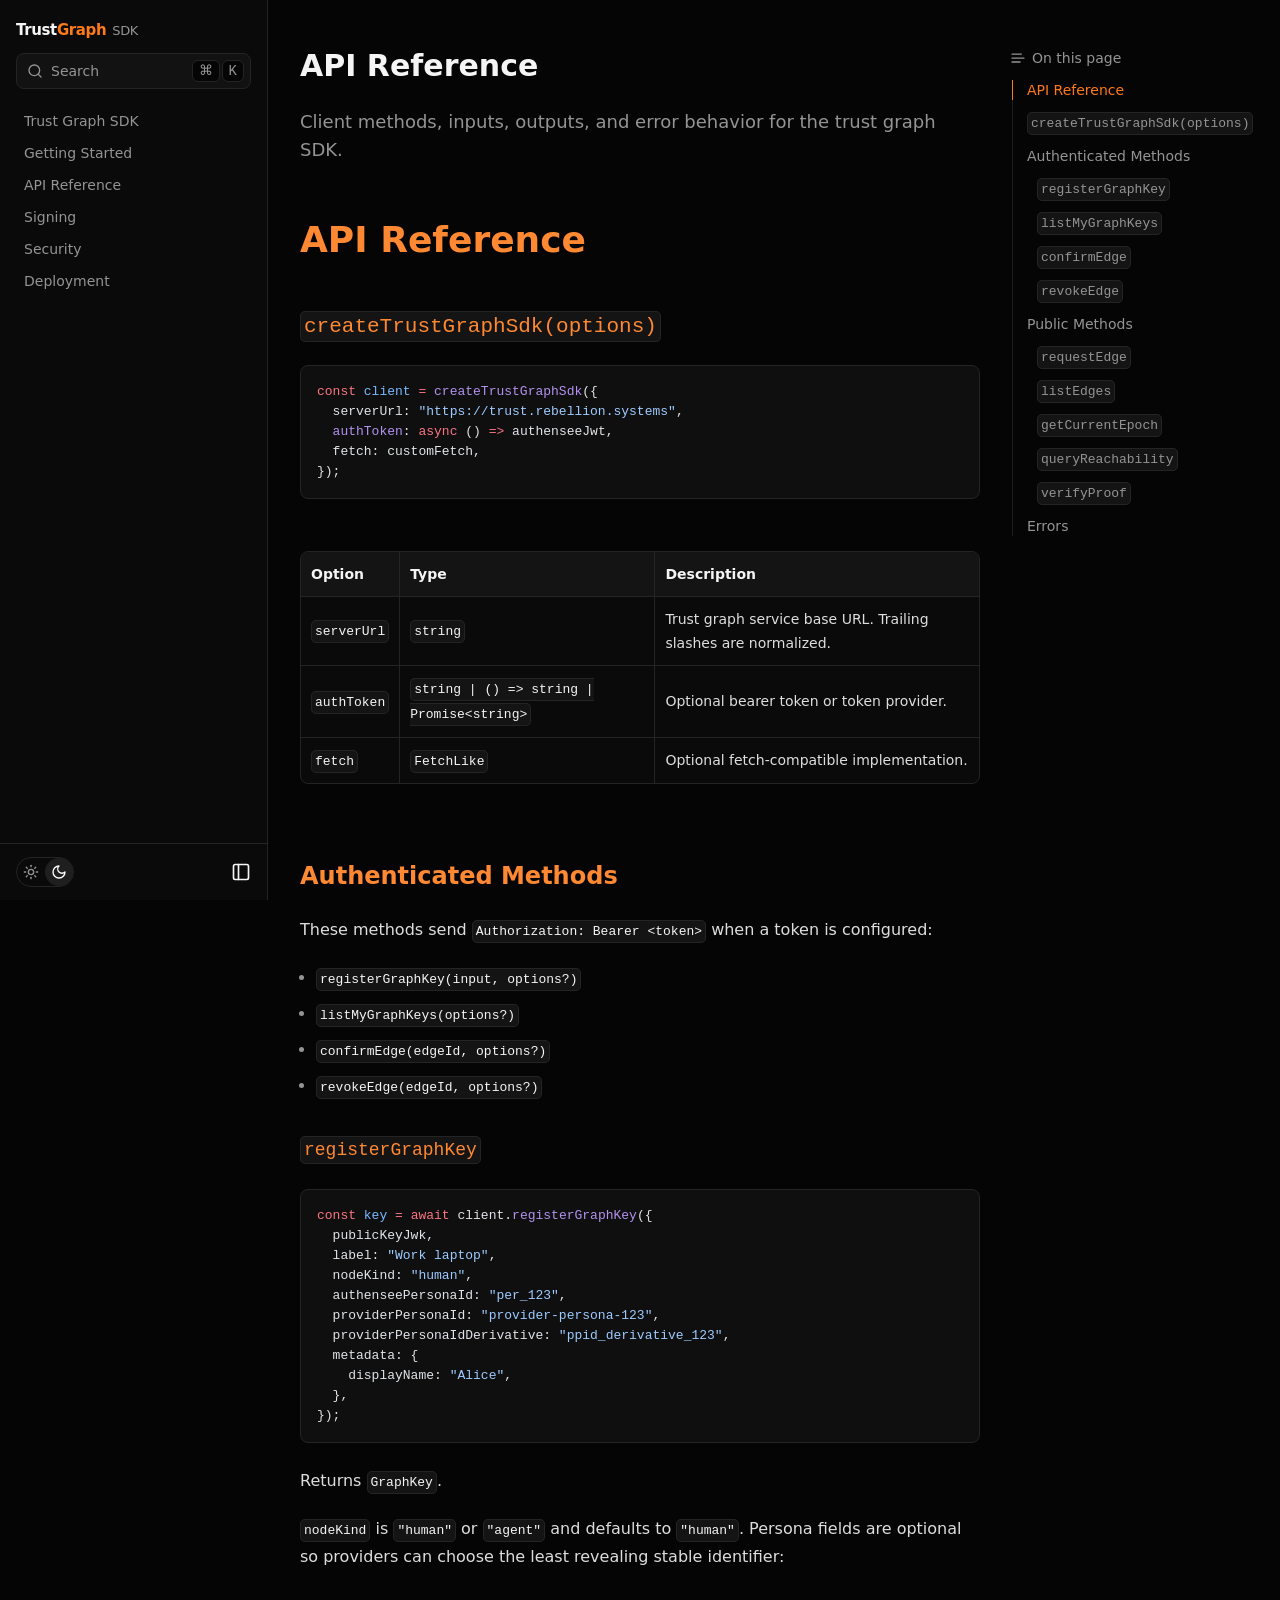
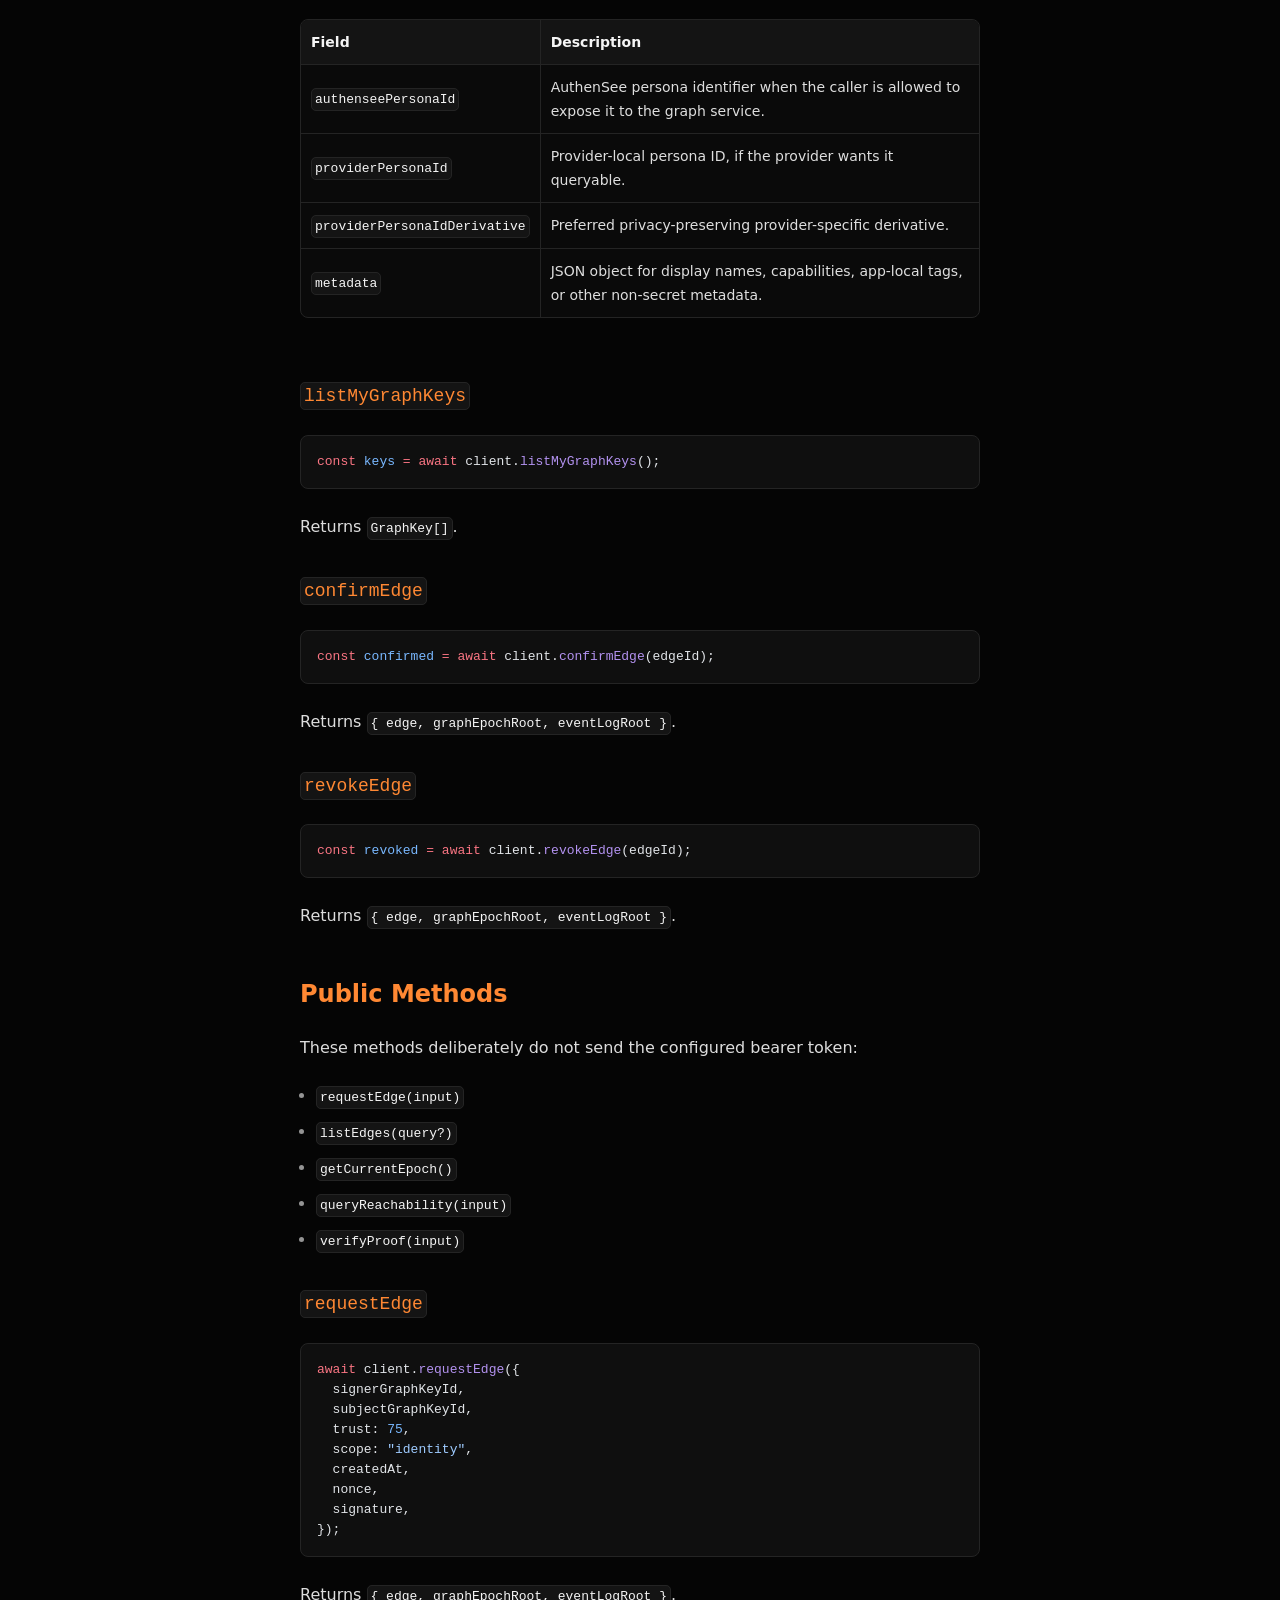
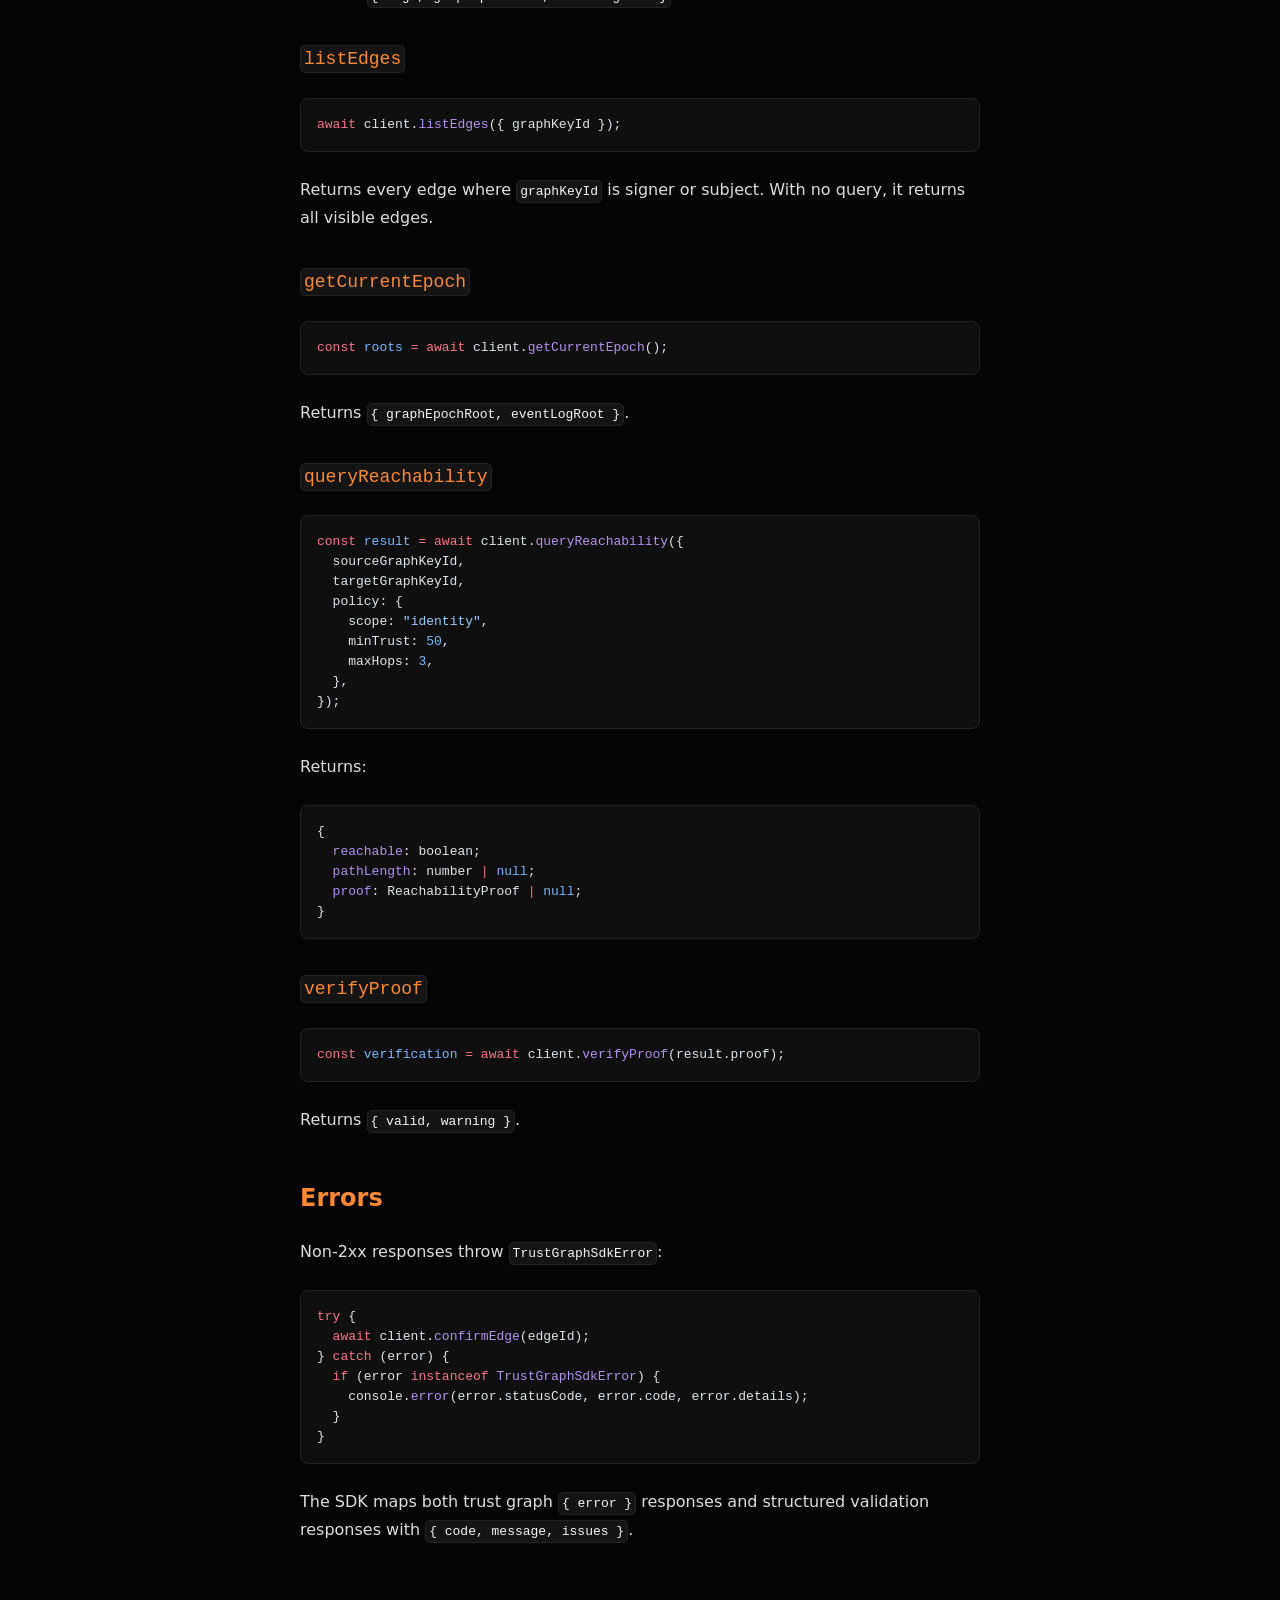
<file: api-reference.html>
<!DOCTYPE html><html lang="en"><head><meta charSet="utf-8"/><meta name="viewport" content="width=device-width, initial-scale=1"/><link rel="stylesheet" href="/_next/static/css/49cb030279d5a0d4.css" data-precedence="next"/><link rel="stylesheet" href="/_next/static/css/476cfc947baa1806.css" data-precedence="next"/><link rel="preload" as="script" fetchPriority="low" href="/_next/static/chunks/webpack-978d756b92c1ff02.js"/><script src="/_next/static/chunks/2200cc46-8fdced7a1083d209.js" async=""></script><script src="/_next/static/chunks/945-95dc01a65a61b9e0.js" async=""></script><script src="/_next/static/chunks/main-app-08777d5bd916bc3c.js" async=""></script><script src="/_next/static/chunks/950-8ad00fd422a8a261.js" async=""></script><script src="/_next/static/chunks/962-89f0e3a2ffb69e6e.js" async=""></script><script src="/_next/static/chunks/599-0d31e8b9a8f301d7.js" async=""></script><script src="/_next/static/chunks/app/(docs)/layout-4f634dc314f2d56b.js" async=""></script><script src="/_next/static/chunks/app/layout-0a6bef68097fa92b.js" async=""></script><script src="/_next/static/chunks/323-0296ef8be3b59a79.js" async=""></script><script src="/_next/static/chunks/app/(docs)/%5B%5B...slug%5D%5D/page-eab8a6d6b0adbad6.js" async=""></script><title>API Reference | Trust Graph SDK</title><meta name="description" content="Client methods, inputs, outputs, and error behavior for the trust graph SDK."/><script src="/_next/static/chunks/polyfills-42372ed130431b0a.js" noModule=""></script></head><body class="flex min-h-screen flex-col"><script>((e,t,r,n,o,a,l,i)=>{let u=document.documentElement,c=["light","dark"];function s(t){(Array.isArray(e)?e:[e]).forEach(e=>{let r="class"===e,n=r&&a?o.map(e=>a[e]||e):o;r?(u.classList.remove(...n),u.classList.add(a&&a[t]?a[t]:t)):u.setAttribute(e,t)}),i&&c.includes(t)&&(u.style.colorScheme=t)}if(n)s(n);else try{let e=localStorage.getItem(t)||r,n=l&&"system"===e?window.matchMedia("(prefers-color-scheme: dark)").matches?"dark":"light":e;s(n)}catch(e){}})("class","theme","dark",null,["light","dark"],null,true,true)</script><!--$!--><template data-dgst="BAILOUT_TO_CLIENT_SIDE_RENDERING"></template><!--/$--><header id="nd-subnav" class="sticky top-[var(--fd-banner-height)] z-30 flex h-14 flex-row items-center border-b border-fd-foreground/10 px-4 backdrop-blur-lg transition-colors bg-fd-background/80 md:hidden"><a class="inline-flex items-center gap-2.5 font-semibold" href="/"><span class="font-bold text-[15px] tracking-tight">Trust<span class="text-[#FF7B1A]">Graph</span><span class="text-fd-muted-foreground font-normal ml-1.5 text-[13px]">SDK</span></span></a><div class="flex flex-1 flex-row items-center gap-1"></div><button type="button" class="inline-flex items-center justify-center rounded-md text-sm font-medium transition-colors duration-100 disabled:pointer-events-none disabled:opacity-50 hover:bg-fd-accent hover:text-fd-accent-foreground p-1.5 [&amp;_svg]:size-5" data-search="" aria-label="Open Search"><svg xmlns="http://www.w3.org/2000/svg" width="24" height="24" viewBox="0 0 24 24" fill="none" stroke="currentColor" stroke-width="2" stroke-linecap="round" stroke-linejoin="round" class="lucide lucide-search"><circle cx="11" cy="11" r="8"></circle><path d="m21 21-4.3-4.3"></path></svg></button><button aria-label="Toggle Sidebar" data-open="false" class="inline-flex items-center justify-center rounded-md text-sm font-medium transition-colors duration-100 disabled:pointer-events-none disabled:opacity-50 hover:bg-fd-accent hover:text-fd-accent-foreground p-1.5 [&amp;_svg]:size-5 -me-2 md:hidden"><svg xmlns="http://www.w3.org/2000/svg" width="24" height="24" viewBox="0 0 24 24" fill="none" stroke="currentColor" stroke-width="2" stroke-linecap="round" stroke-linejoin="round" class="lucide lucide-menu"><line x1="4" x2="20" y1="12" y2="12"></line><line x1="4" x2="20" y1="6" y2="6"></line><line x1="4" x2="20" y1="18" y2="18"></line></svg></button></header><main id="nd-docs-layout" class="flex flex-1 flex-row pe-[var(--fd-layout-offset)] [--fd-tocnav-height:36px] md:[--fd-sidebar-width:268px] xl:[--fd-toc-width:268px] xl:[--fd-tocnav-height:0px] [--fd-nav-height:3.5rem] md:[--fd-nav-height:0px]" style="--fd-layout-offset:max(calc(50vw - var(--fd-layout-width) / 2), 0px)"><button type="button" aria-label="Collapse Sidebar" data-collapsed="false" class="inline-flex items-center justify-center rounded-md text-sm font-medium transition-colors duration-100 disabled:pointer-events-none disabled:opacity-50 hover:bg-fd-accent hover:text-fd-accent-foreground p-1.5 [&amp;_svg]:size-5 fixed bottom-3 z-30 backdrop-blur-lg data-[collapsed=false]:hidden max-md:hidden" style="inset-inline-start:calc(var(--fd-layout-offset) + 0.5rem)"><svg xmlns="http://www.w3.org/2000/svg" width="24" height="24" viewBox="0 0 24 24" fill="none" stroke="currentColor" stroke-width="2" stroke-linecap="round" stroke-linejoin="round" class="lucide lucide-panel-left"><rect width="18" height="18" x="3" y="3" rx="2"></rect><path d="M9 3v18"></path></svg></button><aside data-open="false" id="nd-sidebar" data-collapsed="false" style="--fd-sidebar-offset:calc(var(--fd-sidebar-width) - 20px);--fd-sidebar-height:calc(100dvh - var(--fd-banner-height) - var(--fd-nav-height))" class="fixed top-fd-layout-top z-30 bg-fd-card text-sm md:sticky md:h-[var(--fd-sidebar-height)] max-md:inset-x-0 max-md:bottom-0 max-md:bg-fd-background/80 max-md:text-[15px] max-md:backdrop-blur-lg max-md:data-[open=false]:invisible md:transition-all md:ps-[var(--fd-layout-offset)]"><div class="flex size-full max-w-full flex-col pt-2 md:ms-auto md:w-[var(--fd-sidebar-width)] md:border-e md:pt-4"><div class="flex flex-col gap-2 px-4 empty:hidden"><div class="flex flex-row items-center max-md:hidden"><a class="inline-flex items-center gap-2.5 py-1 font-medium" href="/"><span class="font-bold text-[15px] tracking-tight">Trust<span class="text-[#FF7B1A]">Graph</span><span class="text-fd-muted-foreground font-normal ml-1.5 text-[13px]">SDK</span></span></a></div><button type="button" data-search-full="" class="inline-flex items-center gap-2 border bg-fd-secondary/50 p-1.5 text-sm text-fd-muted-foreground transition-colors hover:bg-fd-accent hover:text-fd-accent-foreground rounded-lg max-md:hidden"><svg xmlns="http://www.w3.org/2000/svg" width="24" height="24" viewBox="0 0 24 24" fill="none" stroke="currentColor" stroke-width="2" stroke-linecap="round" stroke-linejoin="round" class="lucide lucide-search ms-1 size-4"><circle cx="11" cy="11" r="8"></circle><path d="m21 21-4.3-4.3"></path></svg>Search<div class="ms-auto inline-flex gap-0.5"><kbd class="rounded-md border bg-fd-background px-1.5">⌘</kbd><kbd class="rounded-md border bg-fd-background px-1.5">K</kbd></div></button></div><div dir="ltr" class="overflow-hidden h-full" style="position:relative;--radix-scroll-area-corner-width:0px;--radix-scroll-area-corner-height:0px"><style>[data-radix-scroll-area-viewport]{scrollbar-width:none;-ms-overflow-style:none;-webkit-overflow-scrolling:touch;}[data-radix-scroll-area-viewport]::-webkit-scrollbar{display:none}</style><div data-radix-scroll-area-viewport="" class="size-full rounded-[inherit] p-4" style="overflow-x:hidden;overflow-y:hidden;mask-image:linear-gradient(to bottom, transparent 2px, white 16px)"><div style="min-width:100%;display:table"><div class="mb-4 empty:hidden md:hidden"></div><a data-active="false" class="flex flex-row items-center gap-2 rounded-md p-2 text-start text-fd-muted-foreground [overflow-wrap:anywhere] md:py-1.5 [&amp;_svg]:size-4 [&amp;_svg]:shrink-0 transition-colors hover:bg-fd-accent/50 hover:text-fd-accent-foreground/80 hover:transition-none" href="/">Trust Graph SDK</a><a data-active="false" class="flex flex-row items-center gap-2 rounded-md p-2 text-start text-fd-muted-foreground [overflow-wrap:anywhere] md:py-1.5 [&amp;_svg]:size-4 [&amp;_svg]:shrink-0 transition-colors hover:bg-fd-accent/50 hover:text-fd-accent-foreground/80 hover:transition-none" href="/getting-started">Getting Started</a><a data-active="true" class="flex flex-row items-center gap-2 rounded-md p-2 text-start [overflow-wrap:anywhere] md:py-1.5 [&amp;_svg]:size-4 [&amp;_svg]:shrink-0 bg-fd-primary/10 font-medium text-fd-primary" href="/api-reference">API Reference</a><a data-active="false" class="flex flex-row items-center gap-2 rounded-md p-2 text-start text-fd-muted-foreground [overflow-wrap:anywhere] md:py-1.5 [&amp;_svg]:size-4 [&amp;_svg]:shrink-0 transition-colors hover:bg-fd-accent/50 hover:text-fd-accent-foreground/80 hover:transition-none" href="/signing">Signing</a><a data-active="false" class="flex flex-row items-center gap-2 rounded-md p-2 text-start text-fd-muted-foreground [overflow-wrap:anywhere] md:py-1.5 [&amp;_svg]:size-4 [&amp;_svg]:shrink-0 transition-colors hover:bg-fd-accent/50 hover:text-fd-accent-foreground/80 hover:transition-none" href="/security">Security</a><a data-active="false" class="flex flex-row items-center gap-2 rounded-md p-2 text-start text-fd-muted-foreground [overflow-wrap:anywhere] md:py-1.5 [&amp;_svg]:size-4 [&amp;_svg]:shrink-0 transition-colors hover:bg-fd-accent/50 hover:text-fd-accent-foreground/80 hover:transition-none" href="/deployment">Deployment</a></div></div></div><div class="flex flex-col border-t px-4 py-3 empty:hidden"><div class="flex flex-row items-center"><div role="separator" class="flex-1"></div><button class="inline-flex items-center rounded-full border p-0 md:order-first" data-theme-toggle=""><svg xmlns="http://www.w3.org/2000/svg" width="24" height="24" viewBox="0 0 24 24" fill="none" stroke="currentColor" stroke-width="2" stroke-linecap="round" stroke-linejoin="round" class="lucide lucide-sun size-7 rounded-full p-1.5 text-fd-muted-foreground"><circle cx="12" cy="12" r="4"></circle><path d="M12 2v2"></path><path d="M12 20v2"></path><path d="m4.93 4.93 1.41 1.41"></path><path d="m17.66 17.66 1.41 1.41"></path><path d="M2 12h2"></path><path d="M20 12h2"></path><path d="m6.34 17.66-1.41 1.41"></path><path d="m19.07 4.93-1.41 1.41"></path></svg><svg xmlns="http://www.w3.org/2000/svg" width="24" height="24" viewBox="0 0 24 24" fill="none" stroke="currentColor" stroke-width="2" stroke-linecap="round" stroke-linejoin="round" class="lucide lucide-moon size-7 rounded-full p-1.5 text-fd-muted-foreground"><path d="M12 3a6 6 0 0 0 9 9 9 9 0 1 1-9-9Z"></path></svg></button><button type="button" aria-label="Collapse Sidebar" data-collapsed="false" class="inline-flex items-center justify-center rounded-md text-sm font-medium transition-colors duration-100 disabled:pointer-events-none disabled:opacity-50 hover:bg-fd-accent hover:text-fd-accent-foreground p-1.5 [&amp;_svg]:size-5 -me-1.5 max-md:hidden"><svg xmlns="http://www.w3.org/2000/svg" width="24" height="24" viewBox="0 0 24 24" fill="none" stroke="currentColor" stroke-width="2" stroke-linecap="round" stroke-linejoin="round" class="lucide lucide-panel-left"><rect width="18" height="18" x="3" y="3" rx="2"></rect><path d="M9 3v18"></path></svg></button></div></div></div></aside><div id="nd-page" class="flex w-full min-w-0 flex-col"><header id="nd-tocnav" class="sticky top-fd-layout-top z-10 flex flex-row items-center border-b border-fd-foreground/10 text-sm backdrop-blur-md transition-colors bg-fd-background/80 xl:hidden" style="--fd-toc-top-with-offset:calc(4px + var(--fd-banner-height) + var(--fd-nav-height))"><button type="button" aria-haspopup="dialog" aria-expanded="false" data-state="closed" class="inline-flex items-center gap-2 text-nowrap px-4 py-2 text-start size-full"><svg xmlns="http://www.w3.org/2000/svg" width="24" height="24" viewBox="0 0 24 24" fill="none" stroke="currentColor" stroke-width="2" stroke-linecap="round" stroke-linejoin="round" class="lucide lucide-text size-4 shrink-0"><path d="M17 6.1H3"></path><path d="M21 12.1H3"></path><path d="M15.1 18H3"></path></svg>On this page</button></header><article class="flex w-full flex-1 flex-col gap-6 px-4 pt-8 md:pt-12 lg:px-8 xl:mx-auto max-w-[860px]"><h1 class="text-3xl font-bold">API Reference</h1><p class="mb-8 text-lg text-fd-muted-foreground">Client methods, inputs, outputs, and error behavior for the trust graph SDK.</p><div class="prose"><h1 class="flex scroll-m-28 flex-row items-center gap-2" id="api-reference"><a data-card="" href="#api-reference" class="peer">API Reference</a><svg xmlns="http://www.w3.org/2000/svg" width="24" height="24" viewBox="0 0 24 24" fill="none" stroke="currentColor" stroke-width="2" stroke-linecap="round" stroke-linejoin="round" class="lucide lucide-link size-3.5 shrink-0 text-fd-muted-foreground opacity-0 transition-opacity peer-hover:opacity-100" aria-label="Link to section"><path d="M10 13a5 5 0 0 0 7.54.54l3-3a5 5 0 0 0-7.07-7.07l-1.72 1.71"></path><path d="M14 11a5 5 0 0 0-7.54-.54l-3 3a5 5 0 0 0 7.07 7.07l1.71-1.71"></path></svg></h1>
<h2 class="flex scroll-m-28 flex-row items-center gap-2" id="createtrustgraphsdkoptions"><a data-card="" href="#createtrustgraphsdkoptions" class="peer"><code>createTrustGraphSdk(options)</code></a><svg xmlns="http://www.w3.org/2000/svg" width="24" height="24" viewBox="0 0 24 24" fill="none" stroke="currentColor" stroke-width="2" stroke-linecap="round" stroke-linejoin="round" class="lucide lucide-link size-3.5 shrink-0 text-fd-muted-foreground opacity-0 transition-opacity peer-hover:opacity-100" aria-label="Link to section"><path d="M10 13a5 5 0 0 0 7.54.54l3-3a5 5 0 0 0-7.07-7.07l-1.72 1.71"></path><path d="M14 11a5 5 0 0 0-7.54-.54l-3 3a5 5 0 0 0 7.07 7.07l1.71-1.71"></path></svg></h2>
<figure class="not-prose group fd-codeblock relative my-6 overflow-hidden rounded-lg border bg-fd-secondary/50 text-sm shiki shiki-themes github-light github-dark" style="--shiki-light:#24292e;--shiki-dark:#e1e4e8;--shiki-light-bg:#fff;--shiki-dark-bg:#24292e" tabindex="0"><button type="button" class="inline-flex items-center justify-center rounded-md p-2 text-sm font-medium duration-100 disabled:pointer-events-none disabled:opacity-50 hover:bg-fd-accent hover:text-fd-accent-foreground transition-opacity group-hover:opacity-100 opacity-0 absolute right-2 top-2 z-[2] backdrop-blur-md" aria-label="Copy Text"><svg xmlns="http://www.w3.org/2000/svg" width="24" height="24" viewBox="0 0 24 24" fill="none" stroke="currentColor" stroke-width="2" stroke-linecap="round" stroke-linejoin="round" class="lucide lucide-check size-3.5 transition-transform scale-0"><path d="M20 6 9 17l-5-5"></path></svg><svg xmlns="http://www.w3.org/2000/svg" width="24" height="24" viewBox="0 0 24 24" fill="none" stroke="currentColor" stroke-width="2" stroke-linecap="round" stroke-linejoin="round" class="lucide lucide-copy absolute size-3.5 transition-transform"><rect width="14" height="14" x="8" y="8" rx="2" ry="2"></rect><path d="M4 16c-1.1 0-2-.9-2-2V4c0-1.1.9-2 2-2h10c1.1 0 2 .9 2 2"></path></svg></button><div dir="ltr" class="overflow-hidden" style="position:relative;--radix-scroll-area-corner-width:0px;--radix-scroll-area-corner-height:0px"><style>[data-radix-scroll-area-viewport]{scrollbar-width:none;-ms-overflow-style:none;-webkit-overflow-scrolling:touch;}[data-radix-scroll-area-viewport]::-webkit-scrollbar{display:none}</style><div data-radix-scroll-area-viewport="" class="size-full rounded-[inherit] max-h-[600px]" style="overflow-x:hidden;overflow-y:hidden"><div style="min-width:100%;display:table"><pre class="p-4 focus-visible:outline-none"><code><span class="line"><span style="--shiki-light:#D73A49;--shiki-dark:#F97583">const</span><span style="--shiki-light:#005CC5;--shiki-dark:#79B8FF"> client</span><span style="--shiki-light:#D73A49;--shiki-dark:#F97583"> =</span><span style="--shiki-light:#6F42C1;--shiki-dark:#B392F0"> createTrustGraphSdk</span><span style="--shiki-light:#24292E;--shiki-dark:#E1E4E8">({</span></span>
<span class="line"><span style="--shiki-light:#24292E;--shiki-dark:#E1E4E8">  serverUrl: </span><span style="--shiki-light:#032F62;--shiki-dark:#9ECBFF">&quot;https://trust.rebellion.systems&quot;</span><span style="--shiki-light:#24292E;--shiki-dark:#E1E4E8">,</span></span>
<span class="line"><span style="--shiki-light:#6F42C1;--shiki-dark:#B392F0">  authToken</span><span style="--shiki-light:#24292E;--shiki-dark:#E1E4E8">: </span><span style="--shiki-light:#D73A49;--shiki-dark:#F97583">async</span><span style="--shiki-light:#24292E;--shiki-dark:#E1E4E8"> () </span><span style="--shiki-light:#D73A49;--shiki-dark:#F97583">=&gt;</span><span style="--shiki-light:#24292E;--shiki-dark:#E1E4E8"> authenseeJwt,</span></span>
<span class="line"><span style="--shiki-light:#24292E;--shiki-dark:#E1E4E8">  fetch: customFetch,</span></span>
<span class="line"><span style="--shiki-light:#24292E;--shiki-dark:#E1E4E8">});</span></span></code></pre></div></div></div></figure>
<div class="relative overflow-auto"><table><thead><tr><th>Option</th><th>Type</th><th>Description</th></tr></thead><tbody><tr><td><code>serverUrl</code></td><td><code>string</code></td><td>Trust graph service base URL. Trailing slashes are normalized.</td></tr><tr><td><code>authToken</code></td><td><code>string | () =&gt; string | Promise&lt;string&gt;</code></td><td>Optional bearer token or token provider.</td></tr><tr><td><code>fetch</code></td><td><code>FetchLike</code></td><td>Optional fetch-compatible implementation.</td></tr></tbody></table></div>
<h2 class="flex scroll-m-28 flex-row items-center gap-2" id="authenticated-methods"><a data-card="" href="#authenticated-methods" class="peer">Authenticated Methods</a><svg xmlns="http://www.w3.org/2000/svg" width="24" height="24" viewBox="0 0 24 24" fill="none" stroke="currentColor" stroke-width="2" stroke-linecap="round" stroke-linejoin="round" class="lucide lucide-link size-3.5 shrink-0 text-fd-muted-foreground opacity-0 transition-opacity peer-hover:opacity-100" aria-label="Link to section"><path d="M10 13a5 5 0 0 0 7.54.54l3-3a5 5 0 0 0-7.07-7.07l-1.72 1.71"></path><path d="M14 11a5 5 0 0 0-7.54-.54l-3 3a5 5 0 0 0 7.07 7.07l1.71-1.71"></path></svg></h2>
<p>These methods send <code>Authorization: Bearer &lt;token&gt;</code> when a token is configured:</p>
<ul>
<li><code>registerGraphKey(input, options?)</code></li>
<li><code>listMyGraphKeys(options?)</code></li>
<li><code>confirmEdge(edgeId, options?)</code></li>
<li><code>revokeEdge(edgeId, options?)</code></li>
</ul>
<h3 class="flex scroll-m-28 flex-row items-center gap-2" id="registergraphkey"><a data-card="" href="#registergraphkey" class="peer"><code>registerGraphKey</code></a><svg xmlns="http://www.w3.org/2000/svg" width="24" height="24" viewBox="0 0 24 24" fill="none" stroke="currentColor" stroke-width="2" stroke-linecap="round" stroke-linejoin="round" class="lucide lucide-link size-3.5 shrink-0 text-fd-muted-foreground opacity-0 transition-opacity peer-hover:opacity-100" aria-label="Link to section"><path d="M10 13a5 5 0 0 0 7.54.54l3-3a5 5 0 0 0-7.07-7.07l-1.72 1.71"></path><path d="M14 11a5 5 0 0 0-7.54-.54l-3 3a5 5 0 0 0 7.07 7.07l1.71-1.71"></path></svg></h3>
<figure class="not-prose group fd-codeblock relative my-6 overflow-hidden rounded-lg border bg-fd-secondary/50 text-sm shiki shiki-themes github-light github-dark" style="--shiki-light:#24292e;--shiki-dark:#e1e4e8;--shiki-light-bg:#fff;--shiki-dark-bg:#24292e" tabindex="0"><button type="button" class="inline-flex items-center justify-center rounded-md p-2 text-sm font-medium duration-100 disabled:pointer-events-none disabled:opacity-50 hover:bg-fd-accent hover:text-fd-accent-foreground transition-opacity group-hover:opacity-100 opacity-0 absolute right-2 top-2 z-[2] backdrop-blur-md" aria-label="Copy Text"><svg xmlns="http://www.w3.org/2000/svg" width="24" height="24" viewBox="0 0 24 24" fill="none" stroke="currentColor" stroke-width="2" stroke-linecap="round" stroke-linejoin="round" class="lucide lucide-check size-3.5 transition-transform scale-0"><path d="M20 6 9 17l-5-5"></path></svg><svg xmlns="http://www.w3.org/2000/svg" width="24" height="24" viewBox="0 0 24 24" fill="none" stroke="currentColor" stroke-width="2" stroke-linecap="round" stroke-linejoin="round" class="lucide lucide-copy absolute size-3.5 transition-transform"><rect width="14" height="14" x="8" y="8" rx="2" ry="2"></rect><path d="M4 16c-1.1 0-2-.9-2-2V4c0-1.1.9-2 2-2h10c1.1 0 2 .9 2 2"></path></svg></button><div dir="ltr" class="overflow-hidden" style="position:relative;--radix-scroll-area-corner-width:0px;--radix-scroll-area-corner-height:0px"><style>[data-radix-scroll-area-viewport]{scrollbar-width:none;-ms-overflow-style:none;-webkit-overflow-scrolling:touch;}[data-radix-scroll-area-viewport]::-webkit-scrollbar{display:none}</style><div data-radix-scroll-area-viewport="" class="size-full rounded-[inherit] max-h-[600px]" style="overflow-x:hidden;overflow-y:hidden"><div style="min-width:100%;display:table"><pre class="p-4 focus-visible:outline-none"><code><span class="line"><span style="--shiki-light:#D73A49;--shiki-dark:#F97583">const</span><span style="--shiki-light:#005CC5;--shiki-dark:#79B8FF"> key</span><span style="--shiki-light:#D73A49;--shiki-dark:#F97583"> =</span><span style="--shiki-light:#D73A49;--shiki-dark:#F97583"> await</span><span style="--shiki-light:#24292E;--shiki-dark:#E1E4E8"> client.</span><span style="--shiki-light:#6F42C1;--shiki-dark:#B392F0">registerGraphKey</span><span style="--shiki-light:#24292E;--shiki-dark:#E1E4E8">({</span></span>
<span class="line"><span style="--shiki-light:#24292E;--shiki-dark:#E1E4E8">  publicKeyJwk,</span></span>
<span class="line"><span style="--shiki-light:#24292E;--shiki-dark:#E1E4E8">  label: </span><span style="--shiki-light:#032F62;--shiki-dark:#9ECBFF">&quot;Work laptop&quot;</span><span style="--shiki-light:#24292E;--shiki-dark:#E1E4E8">,</span></span>
<span class="line"><span style="--shiki-light:#24292E;--shiki-dark:#E1E4E8">  nodeKind: </span><span style="--shiki-light:#032F62;--shiki-dark:#9ECBFF">&quot;human&quot;</span><span style="--shiki-light:#24292E;--shiki-dark:#E1E4E8">,</span></span>
<span class="line"><span style="--shiki-light:#24292E;--shiki-dark:#E1E4E8">  authenseePersonaId: </span><span style="--shiki-light:#032F62;--shiki-dark:#9ECBFF">&quot;per_123&quot;</span><span style="--shiki-light:#24292E;--shiki-dark:#E1E4E8">,</span></span>
<span class="line"><span style="--shiki-light:#24292E;--shiki-dark:#E1E4E8">  providerPersonaId: </span><span style="--shiki-light:#032F62;--shiki-dark:#9ECBFF">&quot;provider-persona-123&quot;</span><span style="--shiki-light:#24292E;--shiki-dark:#E1E4E8">,</span></span>
<span class="line"><span style="--shiki-light:#24292E;--shiki-dark:#E1E4E8">  providerPersonaIdDerivative: </span><span style="--shiki-light:#032F62;--shiki-dark:#9ECBFF">&quot;ppid_derivative_123&quot;</span><span style="--shiki-light:#24292E;--shiki-dark:#E1E4E8">,</span></span>
<span class="line"><span style="--shiki-light:#24292E;--shiki-dark:#E1E4E8">  metadata: {</span></span>
<span class="line"><span style="--shiki-light:#24292E;--shiki-dark:#E1E4E8">    displayName: </span><span style="--shiki-light:#032F62;--shiki-dark:#9ECBFF">&quot;Alice&quot;</span><span style="--shiki-light:#24292E;--shiki-dark:#E1E4E8">,</span></span>
<span class="line"><span style="--shiki-light:#24292E;--shiki-dark:#E1E4E8">  },</span></span>
<span class="line"><span style="--shiki-light:#24292E;--shiki-dark:#E1E4E8">});</span></span></code></pre></div></div></div></figure>
<p>Returns <code>GraphKey</code>.</p>
<p><code>nodeKind</code> is <code>&quot;human&quot;</code> or <code>&quot;agent&quot;</code> and defaults to <code>&quot;human&quot;</code>. Persona fields
are optional so providers can choose the least revealing stable identifier:</p>
<div class="relative overflow-auto"><table><thead><tr><th>Field</th><th>Description</th></tr></thead><tbody><tr><td><code>authenseePersonaId</code></td><td>AuthenSee persona identifier when the caller is allowed to expose it to the graph service.</td></tr><tr><td><code>providerPersonaId</code></td><td>Provider-local persona ID, if the provider wants it queryable.</td></tr><tr><td><code>providerPersonaIdDerivative</code></td><td>Preferred privacy-preserving provider-specific derivative.</td></tr><tr><td><code>metadata</code></td><td>JSON object for display names, capabilities, app-local tags, or other non-secret metadata.</td></tr></tbody></table></div>
<h3 class="flex scroll-m-28 flex-row items-center gap-2" id="listmygraphkeys"><a data-card="" href="#listmygraphkeys" class="peer"><code>listMyGraphKeys</code></a><svg xmlns="http://www.w3.org/2000/svg" width="24" height="24" viewBox="0 0 24 24" fill="none" stroke="currentColor" stroke-width="2" stroke-linecap="round" stroke-linejoin="round" class="lucide lucide-link size-3.5 shrink-0 text-fd-muted-foreground opacity-0 transition-opacity peer-hover:opacity-100" aria-label="Link to section"><path d="M10 13a5 5 0 0 0 7.54.54l3-3a5 5 0 0 0-7.07-7.07l-1.72 1.71"></path><path d="M14 11a5 5 0 0 0-7.54-.54l-3 3a5 5 0 0 0 7.07 7.07l1.71-1.71"></path></svg></h3>
<figure class="not-prose group fd-codeblock relative my-6 overflow-hidden rounded-lg border bg-fd-secondary/50 text-sm shiki shiki-themes github-light github-dark" style="--shiki-light:#24292e;--shiki-dark:#e1e4e8;--shiki-light-bg:#fff;--shiki-dark-bg:#24292e" tabindex="0"><button type="button" class="inline-flex items-center justify-center rounded-md p-2 text-sm font-medium duration-100 disabled:pointer-events-none disabled:opacity-50 hover:bg-fd-accent hover:text-fd-accent-foreground transition-opacity group-hover:opacity-100 opacity-0 absolute right-2 top-2 z-[2] backdrop-blur-md" aria-label="Copy Text"><svg xmlns="http://www.w3.org/2000/svg" width="24" height="24" viewBox="0 0 24 24" fill="none" stroke="currentColor" stroke-width="2" stroke-linecap="round" stroke-linejoin="round" class="lucide lucide-check size-3.5 transition-transform scale-0"><path d="M20 6 9 17l-5-5"></path></svg><svg xmlns="http://www.w3.org/2000/svg" width="24" height="24" viewBox="0 0 24 24" fill="none" stroke="currentColor" stroke-width="2" stroke-linecap="round" stroke-linejoin="round" class="lucide lucide-copy absolute size-3.5 transition-transform"><rect width="14" height="14" x="8" y="8" rx="2" ry="2"></rect><path d="M4 16c-1.1 0-2-.9-2-2V4c0-1.1.9-2 2-2h10c1.1 0 2 .9 2 2"></path></svg></button><div dir="ltr" class="overflow-hidden" style="position:relative;--radix-scroll-area-corner-width:0px;--radix-scroll-area-corner-height:0px"><style>[data-radix-scroll-area-viewport]{scrollbar-width:none;-ms-overflow-style:none;-webkit-overflow-scrolling:touch;}[data-radix-scroll-area-viewport]::-webkit-scrollbar{display:none}</style><div data-radix-scroll-area-viewport="" class="size-full rounded-[inherit] max-h-[600px]" style="overflow-x:hidden;overflow-y:hidden"><div style="min-width:100%;display:table"><pre class="p-4 focus-visible:outline-none"><code><span class="line"><span style="--shiki-light:#D73A49;--shiki-dark:#F97583">const</span><span style="--shiki-light:#005CC5;--shiki-dark:#79B8FF"> keys</span><span style="--shiki-light:#D73A49;--shiki-dark:#F97583"> =</span><span style="--shiki-light:#D73A49;--shiki-dark:#F97583"> await</span><span style="--shiki-light:#24292E;--shiki-dark:#E1E4E8"> client.</span><span style="--shiki-light:#6F42C1;--shiki-dark:#B392F0">listMyGraphKeys</span><span style="--shiki-light:#24292E;--shiki-dark:#E1E4E8">();</span></span></code></pre></div></div></div></figure>
<p>Returns <code>GraphKey[]</code>.</p>
<h3 class="flex scroll-m-28 flex-row items-center gap-2" id="confirmedge"><a data-card="" href="#confirmedge" class="peer"><code>confirmEdge</code></a><svg xmlns="http://www.w3.org/2000/svg" width="24" height="24" viewBox="0 0 24 24" fill="none" stroke="currentColor" stroke-width="2" stroke-linecap="round" stroke-linejoin="round" class="lucide lucide-link size-3.5 shrink-0 text-fd-muted-foreground opacity-0 transition-opacity peer-hover:opacity-100" aria-label="Link to section"><path d="M10 13a5 5 0 0 0 7.54.54l3-3a5 5 0 0 0-7.07-7.07l-1.72 1.71"></path><path d="M14 11a5 5 0 0 0-7.54-.54l-3 3a5 5 0 0 0 7.07 7.07l1.71-1.71"></path></svg></h3>
<figure class="not-prose group fd-codeblock relative my-6 overflow-hidden rounded-lg border bg-fd-secondary/50 text-sm shiki shiki-themes github-light github-dark" style="--shiki-light:#24292e;--shiki-dark:#e1e4e8;--shiki-light-bg:#fff;--shiki-dark-bg:#24292e" tabindex="0"><button type="button" class="inline-flex items-center justify-center rounded-md p-2 text-sm font-medium duration-100 disabled:pointer-events-none disabled:opacity-50 hover:bg-fd-accent hover:text-fd-accent-foreground transition-opacity group-hover:opacity-100 opacity-0 absolute right-2 top-2 z-[2] backdrop-blur-md" aria-label="Copy Text"><svg xmlns="http://www.w3.org/2000/svg" width="24" height="24" viewBox="0 0 24 24" fill="none" stroke="currentColor" stroke-width="2" stroke-linecap="round" stroke-linejoin="round" class="lucide lucide-check size-3.5 transition-transform scale-0"><path d="M20 6 9 17l-5-5"></path></svg><svg xmlns="http://www.w3.org/2000/svg" width="24" height="24" viewBox="0 0 24 24" fill="none" stroke="currentColor" stroke-width="2" stroke-linecap="round" stroke-linejoin="round" class="lucide lucide-copy absolute size-3.5 transition-transform"><rect width="14" height="14" x="8" y="8" rx="2" ry="2"></rect><path d="M4 16c-1.1 0-2-.9-2-2V4c0-1.1.9-2 2-2h10c1.1 0 2 .9 2 2"></path></svg></button><div dir="ltr" class="overflow-hidden" style="position:relative;--radix-scroll-area-corner-width:0px;--radix-scroll-area-corner-height:0px"><style>[data-radix-scroll-area-viewport]{scrollbar-width:none;-ms-overflow-style:none;-webkit-overflow-scrolling:touch;}[data-radix-scroll-area-viewport]::-webkit-scrollbar{display:none}</style><div data-radix-scroll-area-viewport="" class="size-full rounded-[inherit] max-h-[600px]" style="overflow-x:hidden;overflow-y:hidden"><div style="min-width:100%;display:table"><pre class="p-4 focus-visible:outline-none"><code><span class="line"><span style="--shiki-light:#D73A49;--shiki-dark:#F97583">const</span><span style="--shiki-light:#005CC5;--shiki-dark:#79B8FF"> confirmed</span><span style="--shiki-light:#D73A49;--shiki-dark:#F97583"> =</span><span style="--shiki-light:#D73A49;--shiki-dark:#F97583"> await</span><span style="--shiki-light:#24292E;--shiki-dark:#E1E4E8"> client.</span><span style="--shiki-light:#6F42C1;--shiki-dark:#B392F0">confirmEdge</span><span style="--shiki-light:#24292E;--shiki-dark:#E1E4E8">(edgeId);</span></span></code></pre></div></div></div></figure>
<p>Returns <code>{ edge, graphEpochRoot, eventLogRoot }</code>.</p>
<h3 class="flex scroll-m-28 flex-row items-center gap-2" id="revokeedge"><a data-card="" href="#revokeedge" class="peer"><code>revokeEdge</code></a><svg xmlns="http://www.w3.org/2000/svg" width="24" height="24" viewBox="0 0 24 24" fill="none" stroke="currentColor" stroke-width="2" stroke-linecap="round" stroke-linejoin="round" class="lucide lucide-link size-3.5 shrink-0 text-fd-muted-foreground opacity-0 transition-opacity peer-hover:opacity-100" aria-label="Link to section"><path d="M10 13a5 5 0 0 0 7.54.54l3-3a5 5 0 0 0-7.07-7.07l-1.72 1.71"></path><path d="M14 11a5 5 0 0 0-7.54-.54l-3 3a5 5 0 0 0 7.07 7.07l1.71-1.71"></path></svg></h3>
<figure class="not-prose group fd-codeblock relative my-6 overflow-hidden rounded-lg border bg-fd-secondary/50 text-sm shiki shiki-themes github-light github-dark" style="--shiki-light:#24292e;--shiki-dark:#e1e4e8;--shiki-light-bg:#fff;--shiki-dark-bg:#24292e" tabindex="0"><button type="button" class="inline-flex items-center justify-center rounded-md p-2 text-sm font-medium duration-100 disabled:pointer-events-none disabled:opacity-50 hover:bg-fd-accent hover:text-fd-accent-foreground transition-opacity group-hover:opacity-100 opacity-0 absolute right-2 top-2 z-[2] backdrop-blur-md" aria-label="Copy Text"><svg xmlns="http://www.w3.org/2000/svg" width="24" height="24" viewBox="0 0 24 24" fill="none" stroke="currentColor" stroke-width="2" stroke-linecap="round" stroke-linejoin="round" class="lucide lucide-check size-3.5 transition-transform scale-0"><path d="M20 6 9 17l-5-5"></path></svg><svg xmlns="http://www.w3.org/2000/svg" width="24" height="24" viewBox="0 0 24 24" fill="none" stroke="currentColor" stroke-width="2" stroke-linecap="round" stroke-linejoin="round" class="lucide lucide-copy absolute size-3.5 transition-transform"><rect width="14" height="14" x="8" y="8" rx="2" ry="2"></rect><path d="M4 16c-1.1 0-2-.9-2-2V4c0-1.1.9-2 2-2h10c1.1 0 2 .9 2 2"></path></svg></button><div dir="ltr" class="overflow-hidden" style="position:relative;--radix-scroll-area-corner-width:0px;--radix-scroll-area-corner-height:0px"><style>[data-radix-scroll-area-viewport]{scrollbar-width:none;-ms-overflow-style:none;-webkit-overflow-scrolling:touch;}[data-radix-scroll-area-viewport]::-webkit-scrollbar{display:none}</style><div data-radix-scroll-area-viewport="" class="size-full rounded-[inherit] max-h-[600px]" style="overflow-x:hidden;overflow-y:hidden"><div style="min-width:100%;display:table"><pre class="p-4 focus-visible:outline-none"><code><span class="line"><span style="--shiki-light:#D73A49;--shiki-dark:#F97583">const</span><span style="--shiki-light:#005CC5;--shiki-dark:#79B8FF"> revoked</span><span style="--shiki-light:#D73A49;--shiki-dark:#F97583"> =</span><span style="--shiki-light:#D73A49;--shiki-dark:#F97583"> await</span><span style="--shiki-light:#24292E;--shiki-dark:#E1E4E8"> client.</span><span style="--shiki-light:#6F42C1;--shiki-dark:#B392F0">revokeEdge</span><span style="--shiki-light:#24292E;--shiki-dark:#E1E4E8">(edgeId);</span></span></code></pre></div></div></div></figure>
<p>Returns <code>{ edge, graphEpochRoot, eventLogRoot }</code>.</p>
<h2 class="flex scroll-m-28 flex-row items-center gap-2" id="public-methods"><a data-card="" href="#public-methods" class="peer">Public Methods</a><svg xmlns="http://www.w3.org/2000/svg" width="24" height="24" viewBox="0 0 24 24" fill="none" stroke="currentColor" stroke-width="2" stroke-linecap="round" stroke-linejoin="round" class="lucide lucide-link size-3.5 shrink-0 text-fd-muted-foreground opacity-0 transition-opacity peer-hover:opacity-100" aria-label="Link to section"><path d="M10 13a5 5 0 0 0 7.54.54l3-3a5 5 0 0 0-7.07-7.07l-1.72 1.71"></path><path d="M14 11a5 5 0 0 0-7.54-.54l-3 3a5 5 0 0 0 7.07 7.07l1.71-1.71"></path></svg></h2>
<p>These methods deliberately do not send the configured bearer token:</p>
<ul>
<li><code>requestEdge(input)</code></li>
<li><code>listEdges(query?)</code></li>
<li><code>getCurrentEpoch()</code></li>
<li><code>queryReachability(input)</code></li>
<li><code>verifyProof(input)</code></li>
</ul>
<h3 class="flex scroll-m-28 flex-row items-center gap-2" id="requestedge"><a data-card="" href="#requestedge" class="peer"><code>requestEdge</code></a><svg xmlns="http://www.w3.org/2000/svg" width="24" height="24" viewBox="0 0 24 24" fill="none" stroke="currentColor" stroke-width="2" stroke-linecap="round" stroke-linejoin="round" class="lucide lucide-link size-3.5 shrink-0 text-fd-muted-foreground opacity-0 transition-opacity peer-hover:opacity-100" aria-label="Link to section"><path d="M10 13a5 5 0 0 0 7.54.54l3-3a5 5 0 0 0-7.07-7.07l-1.72 1.71"></path><path d="M14 11a5 5 0 0 0-7.54-.54l-3 3a5 5 0 0 0 7.07 7.07l1.71-1.71"></path></svg></h3>
<figure class="not-prose group fd-codeblock relative my-6 overflow-hidden rounded-lg border bg-fd-secondary/50 text-sm shiki shiki-themes github-light github-dark" style="--shiki-light:#24292e;--shiki-dark:#e1e4e8;--shiki-light-bg:#fff;--shiki-dark-bg:#24292e" tabindex="0"><button type="button" class="inline-flex items-center justify-center rounded-md p-2 text-sm font-medium duration-100 disabled:pointer-events-none disabled:opacity-50 hover:bg-fd-accent hover:text-fd-accent-foreground transition-opacity group-hover:opacity-100 opacity-0 absolute right-2 top-2 z-[2] backdrop-blur-md" aria-label="Copy Text"><svg xmlns="http://www.w3.org/2000/svg" width="24" height="24" viewBox="0 0 24 24" fill="none" stroke="currentColor" stroke-width="2" stroke-linecap="round" stroke-linejoin="round" class="lucide lucide-check size-3.5 transition-transform scale-0"><path d="M20 6 9 17l-5-5"></path></svg><svg xmlns="http://www.w3.org/2000/svg" width="24" height="24" viewBox="0 0 24 24" fill="none" stroke="currentColor" stroke-width="2" stroke-linecap="round" stroke-linejoin="round" class="lucide lucide-copy absolute size-3.5 transition-transform"><rect width="14" height="14" x="8" y="8" rx="2" ry="2"></rect><path d="M4 16c-1.1 0-2-.9-2-2V4c0-1.1.9-2 2-2h10c1.1 0 2 .9 2 2"></path></svg></button><div dir="ltr" class="overflow-hidden" style="position:relative;--radix-scroll-area-corner-width:0px;--radix-scroll-area-corner-height:0px"><style>[data-radix-scroll-area-viewport]{scrollbar-width:none;-ms-overflow-style:none;-webkit-overflow-scrolling:touch;}[data-radix-scroll-area-viewport]::-webkit-scrollbar{display:none}</style><div data-radix-scroll-area-viewport="" class="size-full rounded-[inherit] max-h-[600px]" style="overflow-x:hidden;overflow-y:hidden"><div style="min-width:100%;display:table"><pre class="p-4 focus-visible:outline-none"><code><span class="line"><span style="--shiki-light:#D73A49;--shiki-dark:#F97583">await</span><span style="--shiki-light:#24292E;--shiki-dark:#E1E4E8"> client.</span><span style="--shiki-light:#6F42C1;--shiki-dark:#B392F0">requestEdge</span><span style="--shiki-light:#24292E;--shiki-dark:#E1E4E8">({</span></span>
<span class="line"><span style="--shiki-light:#24292E;--shiki-dark:#E1E4E8">  signerGraphKeyId,</span></span>
<span class="line"><span style="--shiki-light:#24292E;--shiki-dark:#E1E4E8">  subjectGraphKeyId,</span></span>
<span class="line"><span style="--shiki-light:#24292E;--shiki-dark:#E1E4E8">  trust: </span><span style="--shiki-light:#005CC5;--shiki-dark:#79B8FF">75</span><span style="--shiki-light:#24292E;--shiki-dark:#E1E4E8">,</span></span>
<span class="line"><span style="--shiki-light:#24292E;--shiki-dark:#E1E4E8">  scope: </span><span style="--shiki-light:#032F62;--shiki-dark:#9ECBFF">&quot;identity&quot;</span><span style="--shiki-light:#24292E;--shiki-dark:#E1E4E8">,</span></span>
<span class="line"><span style="--shiki-light:#24292E;--shiki-dark:#E1E4E8">  createdAt,</span></span>
<span class="line"><span style="--shiki-light:#24292E;--shiki-dark:#E1E4E8">  nonce,</span></span>
<span class="line"><span style="--shiki-light:#24292E;--shiki-dark:#E1E4E8">  signature,</span></span>
<span class="line"><span style="--shiki-light:#24292E;--shiki-dark:#E1E4E8">});</span></span></code></pre></div></div></div></figure>
<p>Returns <code>{ edge, graphEpochRoot, eventLogRoot }</code>.</p>
<h3 class="flex scroll-m-28 flex-row items-center gap-2" id="listedges"><a data-card="" href="#listedges" class="peer"><code>listEdges</code></a><svg xmlns="http://www.w3.org/2000/svg" width="24" height="24" viewBox="0 0 24 24" fill="none" stroke="currentColor" stroke-width="2" stroke-linecap="round" stroke-linejoin="round" class="lucide lucide-link size-3.5 shrink-0 text-fd-muted-foreground opacity-0 transition-opacity peer-hover:opacity-100" aria-label="Link to section"><path d="M10 13a5 5 0 0 0 7.54.54l3-3a5 5 0 0 0-7.07-7.07l-1.72 1.71"></path><path d="M14 11a5 5 0 0 0-7.54-.54l-3 3a5 5 0 0 0 7.07 7.07l1.71-1.71"></path></svg></h3>
<figure class="not-prose group fd-codeblock relative my-6 overflow-hidden rounded-lg border bg-fd-secondary/50 text-sm shiki shiki-themes github-light github-dark" style="--shiki-light:#24292e;--shiki-dark:#e1e4e8;--shiki-light-bg:#fff;--shiki-dark-bg:#24292e" tabindex="0"><button type="button" class="inline-flex items-center justify-center rounded-md p-2 text-sm font-medium duration-100 disabled:pointer-events-none disabled:opacity-50 hover:bg-fd-accent hover:text-fd-accent-foreground transition-opacity group-hover:opacity-100 opacity-0 absolute right-2 top-2 z-[2] backdrop-blur-md" aria-label="Copy Text"><svg xmlns="http://www.w3.org/2000/svg" width="24" height="24" viewBox="0 0 24 24" fill="none" stroke="currentColor" stroke-width="2" stroke-linecap="round" stroke-linejoin="round" class="lucide lucide-check size-3.5 transition-transform scale-0"><path d="M20 6 9 17l-5-5"></path></svg><svg xmlns="http://www.w3.org/2000/svg" width="24" height="24" viewBox="0 0 24 24" fill="none" stroke="currentColor" stroke-width="2" stroke-linecap="round" stroke-linejoin="round" class="lucide lucide-copy absolute size-3.5 transition-transform"><rect width="14" height="14" x="8" y="8" rx="2" ry="2"></rect><path d="M4 16c-1.1 0-2-.9-2-2V4c0-1.1.9-2 2-2h10c1.1 0 2 .9 2 2"></path></svg></button><div dir="ltr" class="overflow-hidden" style="position:relative;--radix-scroll-area-corner-width:0px;--radix-scroll-area-corner-height:0px"><style>[data-radix-scroll-area-viewport]{scrollbar-width:none;-ms-overflow-style:none;-webkit-overflow-scrolling:touch;}[data-radix-scroll-area-viewport]::-webkit-scrollbar{display:none}</style><div data-radix-scroll-area-viewport="" class="size-full rounded-[inherit] max-h-[600px]" style="overflow-x:hidden;overflow-y:hidden"><div style="min-width:100%;display:table"><pre class="p-4 focus-visible:outline-none"><code><span class="line"><span style="--shiki-light:#D73A49;--shiki-dark:#F97583">await</span><span style="--shiki-light:#24292E;--shiki-dark:#E1E4E8"> client.</span><span style="--shiki-light:#6F42C1;--shiki-dark:#B392F0">listEdges</span><span style="--shiki-light:#24292E;--shiki-dark:#E1E4E8">({ graphKeyId });</span></span></code></pre></div></div></div></figure>
<p>Returns every edge where <code>graphKeyId</code> is signer or subject. With no query, it
returns all visible edges.</p>
<h3 class="flex scroll-m-28 flex-row items-center gap-2" id="getcurrentepoch"><a data-card="" href="#getcurrentepoch" class="peer"><code>getCurrentEpoch</code></a><svg xmlns="http://www.w3.org/2000/svg" width="24" height="24" viewBox="0 0 24 24" fill="none" stroke="currentColor" stroke-width="2" stroke-linecap="round" stroke-linejoin="round" class="lucide lucide-link size-3.5 shrink-0 text-fd-muted-foreground opacity-0 transition-opacity peer-hover:opacity-100" aria-label="Link to section"><path d="M10 13a5 5 0 0 0 7.54.54l3-3a5 5 0 0 0-7.07-7.07l-1.72 1.71"></path><path d="M14 11a5 5 0 0 0-7.54-.54l-3 3a5 5 0 0 0 7.07 7.07l1.71-1.71"></path></svg></h3>
<figure class="not-prose group fd-codeblock relative my-6 overflow-hidden rounded-lg border bg-fd-secondary/50 text-sm shiki shiki-themes github-light github-dark" style="--shiki-light:#24292e;--shiki-dark:#e1e4e8;--shiki-light-bg:#fff;--shiki-dark-bg:#24292e" tabindex="0"><button type="button" class="inline-flex items-center justify-center rounded-md p-2 text-sm font-medium duration-100 disabled:pointer-events-none disabled:opacity-50 hover:bg-fd-accent hover:text-fd-accent-foreground transition-opacity group-hover:opacity-100 opacity-0 absolute right-2 top-2 z-[2] backdrop-blur-md" aria-label="Copy Text"><svg xmlns="http://www.w3.org/2000/svg" width="24" height="24" viewBox="0 0 24 24" fill="none" stroke="currentColor" stroke-width="2" stroke-linecap="round" stroke-linejoin="round" class="lucide lucide-check size-3.5 transition-transform scale-0"><path d="M20 6 9 17l-5-5"></path></svg><svg xmlns="http://www.w3.org/2000/svg" width="24" height="24" viewBox="0 0 24 24" fill="none" stroke="currentColor" stroke-width="2" stroke-linecap="round" stroke-linejoin="round" class="lucide lucide-copy absolute size-3.5 transition-transform"><rect width="14" height="14" x="8" y="8" rx="2" ry="2"></rect><path d="M4 16c-1.1 0-2-.9-2-2V4c0-1.1.9-2 2-2h10c1.1 0 2 .9 2 2"></path></svg></button><div dir="ltr" class="overflow-hidden" style="position:relative;--radix-scroll-area-corner-width:0px;--radix-scroll-area-corner-height:0px"><style>[data-radix-scroll-area-viewport]{scrollbar-width:none;-ms-overflow-style:none;-webkit-overflow-scrolling:touch;}[data-radix-scroll-area-viewport]::-webkit-scrollbar{display:none}</style><div data-radix-scroll-area-viewport="" class="size-full rounded-[inherit] max-h-[600px]" style="overflow-x:hidden;overflow-y:hidden"><div style="min-width:100%;display:table"><pre class="p-4 focus-visible:outline-none"><code><span class="line"><span style="--shiki-light:#D73A49;--shiki-dark:#F97583">const</span><span style="--shiki-light:#005CC5;--shiki-dark:#79B8FF"> roots</span><span style="--shiki-light:#D73A49;--shiki-dark:#F97583"> =</span><span style="--shiki-light:#D73A49;--shiki-dark:#F97583"> await</span><span style="--shiki-light:#24292E;--shiki-dark:#E1E4E8"> client.</span><span style="--shiki-light:#6F42C1;--shiki-dark:#B392F0">getCurrentEpoch</span><span style="--shiki-light:#24292E;--shiki-dark:#E1E4E8">();</span></span></code></pre></div></div></div></figure>
<p>Returns <code>{ graphEpochRoot, eventLogRoot }</code>.</p>
<h3 class="flex scroll-m-28 flex-row items-center gap-2" id="queryreachability"><a data-card="" href="#queryreachability" class="peer"><code>queryReachability</code></a><svg xmlns="http://www.w3.org/2000/svg" width="24" height="24" viewBox="0 0 24 24" fill="none" stroke="currentColor" stroke-width="2" stroke-linecap="round" stroke-linejoin="round" class="lucide lucide-link size-3.5 shrink-0 text-fd-muted-foreground opacity-0 transition-opacity peer-hover:opacity-100" aria-label="Link to section"><path d="M10 13a5 5 0 0 0 7.54.54l3-3a5 5 0 0 0-7.07-7.07l-1.72 1.71"></path><path d="M14 11a5 5 0 0 0-7.54-.54l-3 3a5 5 0 0 0 7.07 7.07l1.71-1.71"></path></svg></h3>
<figure class="not-prose group fd-codeblock relative my-6 overflow-hidden rounded-lg border bg-fd-secondary/50 text-sm shiki shiki-themes github-light github-dark" style="--shiki-light:#24292e;--shiki-dark:#e1e4e8;--shiki-light-bg:#fff;--shiki-dark-bg:#24292e" tabindex="0"><button type="button" class="inline-flex items-center justify-center rounded-md p-2 text-sm font-medium duration-100 disabled:pointer-events-none disabled:opacity-50 hover:bg-fd-accent hover:text-fd-accent-foreground transition-opacity group-hover:opacity-100 opacity-0 absolute right-2 top-2 z-[2] backdrop-blur-md" aria-label="Copy Text"><svg xmlns="http://www.w3.org/2000/svg" width="24" height="24" viewBox="0 0 24 24" fill="none" stroke="currentColor" stroke-width="2" stroke-linecap="round" stroke-linejoin="round" class="lucide lucide-check size-3.5 transition-transform scale-0"><path d="M20 6 9 17l-5-5"></path></svg><svg xmlns="http://www.w3.org/2000/svg" width="24" height="24" viewBox="0 0 24 24" fill="none" stroke="currentColor" stroke-width="2" stroke-linecap="round" stroke-linejoin="round" class="lucide lucide-copy absolute size-3.5 transition-transform"><rect width="14" height="14" x="8" y="8" rx="2" ry="2"></rect><path d="M4 16c-1.1 0-2-.9-2-2V4c0-1.1.9-2 2-2h10c1.1 0 2 .9 2 2"></path></svg></button><div dir="ltr" class="overflow-hidden" style="position:relative;--radix-scroll-area-corner-width:0px;--radix-scroll-area-corner-height:0px"><style>[data-radix-scroll-area-viewport]{scrollbar-width:none;-ms-overflow-style:none;-webkit-overflow-scrolling:touch;}[data-radix-scroll-area-viewport]::-webkit-scrollbar{display:none}</style><div data-radix-scroll-area-viewport="" class="size-full rounded-[inherit] max-h-[600px]" style="overflow-x:hidden;overflow-y:hidden"><div style="min-width:100%;display:table"><pre class="p-4 focus-visible:outline-none"><code><span class="line"><span style="--shiki-light:#D73A49;--shiki-dark:#F97583">const</span><span style="--shiki-light:#005CC5;--shiki-dark:#79B8FF"> result</span><span style="--shiki-light:#D73A49;--shiki-dark:#F97583"> =</span><span style="--shiki-light:#D73A49;--shiki-dark:#F97583"> await</span><span style="--shiki-light:#24292E;--shiki-dark:#E1E4E8"> client.</span><span style="--shiki-light:#6F42C1;--shiki-dark:#B392F0">queryReachability</span><span style="--shiki-light:#24292E;--shiki-dark:#E1E4E8">({</span></span>
<span class="line"><span style="--shiki-light:#24292E;--shiki-dark:#E1E4E8">  sourceGraphKeyId,</span></span>
<span class="line"><span style="--shiki-light:#24292E;--shiki-dark:#E1E4E8">  targetGraphKeyId,</span></span>
<span class="line"><span style="--shiki-light:#24292E;--shiki-dark:#E1E4E8">  policy: {</span></span>
<span class="line"><span style="--shiki-light:#24292E;--shiki-dark:#E1E4E8">    scope: </span><span style="--shiki-light:#032F62;--shiki-dark:#9ECBFF">&quot;identity&quot;</span><span style="--shiki-light:#24292E;--shiki-dark:#E1E4E8">,</span></span>
<span class="line"><span style="--shiki-light:#24292E;--shiki-dark:#E1E4E8">    minTrust: </span><span style="--shiki-light:#005CC5;--shiki-dark:#79B8FF">50</span><span style="--shiki-light:#24292E;--shiki-dark:#E1E4E8">,</span></span>
<span class="line"><span style="--shiki-light:#24292E;--shiki-dark:#E1E4E8">    maxHops: </span><span style="--shiki-light:#005CC5;--shiki-dark:#79B8FF">3</span><span style="--shiki-light:#24292E;--shiki-dark:#E1E4E8">,</span></span>
<span class="line"><span style="--shiki-light:#24292E;--shiki-dark:#E1E4E8">  },</span></span>
<span class="line"><span style="--shiki-light:#24292E;--shiki-dark:#E1E4E8">});</span></span></code></pre></div></div></div></figure>
<p>Returns:</p>
<figure class="not-prose group fd-codeblock relative my-6 overflow-hidden rounded-lg border bg-fd-secondary/50 text-sm shiki shiki-themes github-light github-dark" style="--shiki-light:#24292e;--shiki-dark:#e1e4e8;--shiki-light-bg:#fff;--shiki-dark-bg:#24292e" tabindex="0"><button type="button" class="inline-flex items-center justify-center rounded-md p-2 text-sm font-medium duration-100 disabled:pointer-events-none disabled:opacity-50 hover:bg-fd-accent hover:text-fd-accent-foreground transition-opacity group-hover:opacity-100 opacity-0 absolute right-2 top-2 z-[2] backdrop-blur-md" aria-label="Copy Text"><svg xmlns="http://www.w3.org/2000/svg" width="24" height="24" viewBox="0 0 24 24" fill="none" stroke="currentColor" stroke-width="2" stroke-linecap="round" stroke-linejoin="round" class="lucide lucide-check size-3.5 transition-transform scale-0"><path d="M20 6 9 17l-5-5"></path></svg><svg xmlns="http://www.w3.org/2000/svg" width="24" height="24" viewBox="0 0 24 24" fill="none" stroke="currentColor" stroke-width="2" stroke-linecap="round" stroke-linejoin="round" class="lucide lucide-copy absolute size-3.5 transition-transform"><rect width="14" height="14" x="8" y="8" rx="2" ry="2"></rect><path d="M4 16c-1.1 0-2-.9-2-2V4c0-1.1.9-2 2-2h10c1.1 0 2 .9 2 2"></path></svg></button><div dir="ltr" class="overflow-hidden" style="position:relative;--radix-scroll-area-corner-width:0px;--radix-scroll-area-corner-height:0px"><style>[data-radix-scroll-area-viewport]{scrollbar-width:none;-ms-overflow-style:none;-webkit-overflow-scrolling:touch;}[data-radix-scroll-area-viewport]::-webkit-scrollbar{display:none}</style><div data-radix-scroll-area-viewport="" class="size-full rounded-[inherit] max-h-[600px]" style="overflow-x:hidden;overflow-y:hidden"><div style="min-width:100%;display:table"><pre class="p-4 focus-visible:outline-none"><code><span class="line"><span style="--shiki-light:#24292E;--shiki-dark:#E1E4E8">{</span></span>
<span class="line"><span style="--shiki-light:#6F42C1;--shiki-dark:#B392F0">  reachable</span><span style="--shiki-light:#24292E;--shiki-dark:#E1E4E8">: boolean;</span></span>
<span class="line"><span style="--shiki-light:#6F42C1;--shiki-dark:#B392F0">  pathLength</span><span style="--shiki-light:#24292E;--shiki-dark:#E1E4E8">: number </span><span style="--shiki-light:#D73A49;--shiki-dark:#F97583">|</span><span style="--shiki-light:#005CC5;--shiki-dark:#79B8FF"> null</span><span style="--shiki-light:#24292E;--shiki-dark:#E1E4E8">;</span></span>
<span class="line"><span style="--shiki-light:#6F42C1;--shiki-dark:#B392F0">  proof</span><span style="--shiki-light:#24292E;--shiki-dark:#E1E4E8">: ReachabilityProof </span><span style="--shiki-light:#D73A49;--shiki-dark:#F97583">|</span><span style="--shiki-light:#005CC5;--shiki-dark:#79B8FF"> null</span><span style="--shiki-light:#24292E;--shiki-dark:#E1E4E8">;</span></span>
<span class="line"><span style="--shiki-light:#24292E;--shiki-dark:#E1E4E8">}</span></span></code></pre></div></div></div></figure>
<h3 class="flex scroll-m-28 flex-row items-center gap-2" id="verifyproof"><a data-card="" href="#verifyproof" class="peer"><code>verifyProof</code></a><svg xmlns="http://www.w3.org/2000/svg" width="24" height="24" viewBox="0 0 24 24" fill="none" stroke="currentColor" stroke-width="2" stroke-linecap="round" stroke-linejoin="round" class="lucide lucide-link size-3.5 shrink-0 text-fd-muted-foreground opacity-0 transition-opacity peer-hover:opacity-100" aria-label="Link to section"><path d="M10 13a5 5 0 0 0 7.54.54l3-3a5 5 0 0 0-7.07-7.07l-1.72 1.71"></path><path d="M14 11a5 5 0 0 0-7.54-.54l-3 3a5 5 0 0 0 7.07 7.07l1.71-1.71"></path></svg></h3>
<figure class="not-prose group fd-codeblock relative my-6 overflow-hidden rounded-lg border bg-fd-secondary/50 text-sm shiki shiki-themes github-light github-dark" style="--shiki-light:#24292e;--shiki-dark:#e1e4e8;--shiki-light-bg:#fff;--shiki-dark-bg:#24292e" tabindex="0"><button type="button" class="inline-flex items-center justify-center rounded-md p-2 text-sm font-medium duration-100 disabled:pointer-events-none disabled:opacity-50 hover:bg-fd-accent hover:text-fd-accent-foreground transition-opacity group-hover:opacity-100 opacity-0 absolute right-2 top-2 z-[2] backdrop-blur-md" aria-label="Copy Text"><svg xmlns="http://www.w3.org/2000/svg" width="24" height="24" viewBox="0 0 24 24" fill="none" stroke="currentColor" stroke-width="2" stroke-linecap="round" stroke-linejoin="round" class="lucide lucide-check size-3.5 transition-transform scale-0"><path d="M20 6 9 17l-5-5"></path></svg><svg xmlns="http://www.w3.org/2000/svg" width="24" height="24" viewBox="0 0 24 24" fill="none" stroke="currentColor" stroke-width="2" stroke-linecap="round" stroke-linejoin="round" class="lucide lucide-copy absolute size-3.5 transition-transform"><rect width="14" height="14" x="8" y="8" rx="2" ry="2"></rect><path d="M4 16c-1.1 0-2-.9-2-2V4c0-1.1.9-2 2-2h10c1.1 0 2 .9 2 2"></path></svg></button><div dir="ltr" class="overflow-hidden" style="position:relative;--radix-scroll-area-corner-width:0px;--radix-scroll-area-corner-height:0px"><style>[data-radix-scroll-area-viewport]{scrollbar-width:none;-ms-overflow-style:none;-webkit-overflow-scrolling:touch;}[data-radix-scroll-area-viewport]::-webkit-scrollbar{display:none}</style><div data-radix-scroll-area-viewport="" class="size-full rounded-[inherit] max-h-[600px]" style="overflow-x:hidden;overflow-y:hidden"><div style="min-width:100%;display:table"><pre class="p-4 focus-visible:outline-none"><code><span class="line"><span style="--shiki-light:#D73A49;--shiki-dark:#F97583">const</span><span style="--shiki-light:#005CC5;--shiki-dark:#79B8FF"> verification</span><span style="--shiki-light:#D73A49;--shiki-dark:#F97583"> =</span><span style="--shiki-light:#D73A49;--shiki-dark:#F97583"> await</span><span style="--shiki-light:#24292E;--shiki-dark:#E1E4E8"> client.</span><span style="--shiki-light:#6F42C1;--shiki-dark:#B392F0">verifyProof</span><span style="--shiki-light:#24292E;--shiki-dark:#E1E4E8">(result.proof);</span></span></code></pre></div></div></div></figure>
<p>Returns <code>{ valid, warning }</code>.</p>
<h2 class="flex scroll-m-28 flex-row items-center gap-2" id="errors"><a data-card="" href="#errors" class="peer">Errors</a><svg xmlns="http://www.w3.org/2000/svg" width="24" height="24" viewBox="0 0 24 24" fill="none" stroke="currentColor" stroke-width="2" stroke-linecap="round" stroke-linejoin="round" class="lucide lucide-link size-3.5 shrink-0 text-fd-muted-foreground opacity-0 transition-opacity peer-hover:opacity-100" aria-label="Link to section"><path d="M10 13a5 5 0 0 0 7.54.54l3-3a5 5 0 0 0-7.07-7.07l-1.72 1.71"></path><path d="M14 11a5 5 0 0 0-7.54-.54l-3 3a5 5 0 0 0 7.07 7.07l1.71-1.71"></path></svg></h2>
<p>Non-2xx responses throw <code>TrustGraphSdkError</code>:</p>
<figure class="not-prose group fd-codeblock relative my-6 overflow-hidden rounded-lg border bg-fd-secondary/50 text-sm shiki shiki-themes github-light github-dark" style="--shiki-light:#24292e;--shiki-dark:#e1e4e8;--shiki-light-bg:#fff;--shiki-dark-bg:#24292e" tabindex="0"><button type="button" class="inline-flex items-center justify-center rounded-md p-2 text-sm font-medium duration-100 disabled:pointer-events-none disabled:opacity-50 hover:bg-fd-accent hover:text-fd-accent-foreground transition-opacity group-hover:opacity-100 opacity-0 absolute right-2 top-2 z-[2] backdrop-blur-md" aria-label="Copy Text"><svg xmlns="http://www.w3.org/2000/svg" width="24" height="24" viewBox="0 0 24 24" fill="none" stroke="currentColor" stroke-width="2" stroke-linecap="round" stroke-linejoin="round" class="lucide lucide-check size-3.5 transition-transform scale-0"><path d="M20 6 9 17l-5-5"></path></svg><svg xmlns="http://www.w3.org/2000/svg" width="24" height="24" viewBox="0 0 24 24" fill="none" stroke="currentColor" stroke-width="2" stroke-linecap="round" stroke-linejoin="round" class="lucide lucide-copy absolute size-3.5 transition-transform"><rect width="14" height="14" x="8" y="8" rx="2" ry="2"></rect><path d="M4 16c-1.1 0-2-.9-2-2V4c0-1.1.9-2 2-2h10c1.1 0 2 .9 2 2"></path></svg></button><div dir="ltr" class="overflow-hidden" style="position:relative;--radix-scroll-area-corner-width:0px;--radix-scroll-area-corner-height:0px"><style>[data-radix-scroll-area-viewport]{scrollbar-width:none;-ms-overflow-style:none;-webkit-overflow-scrolling:touch;}[data-radix-scroll-area-viewport]::-webkit-scrollbar{display:none}</style><div data-radix-scroll-area-viewport="" class="size-full rounded-[inherit] max-h-[600px]" style="overflow-x:hidden;overflow-y:hidden"><div style="min-width:100%;display:table"><pre class="p-4 focus-visible:outline-none"><code><span class="line"><span style="--shiki-light:#D73A49;--shiki-dark:#F97583">try</span><span style="--shiki-light:#24292E;--shiki-dark:#E1E4E8"> {</span></span>
<span class="line"><span style="--shiki-light:#D73A49;--shiki-dark:#F97583">  await</span><span style="--shiki-light:#24292E;--shiki-dark:#E1E4E8"> client.</span><span style="--shiki-light:#6F42C1;--shiki-dark:#B392F0">confirmEdge</span><span style="--shiki-light:#24292E;--shiki-dark:#E1E4E8">(edgeId);</span></span>
<span class="line"><span style="--shiki-light:#24292E;--shiki-dark:#E1E4E8">} </span><span style="--shiki-light:#D73A49;--shiki-dark:#F97583">catch</span><span style="--shiki-light:#24292E;--shiki-dark:#E1E4E8"> (error) {</span></span>
<span class="line"><span style="--shiki-light:#D73A49;--shiki-dark:#F97583">  if</span><span style="--shiki-light:#24292E;--shiki-dark:#E1E4E8"> (error </span><span style="--shiki-light:#D73A49;--shiki-dark:#F97583">instanceof</span><span style="--shiki-light:#6F42C1;--shiki-dark:#B392F0"> TrustGraphSdkError</span><span style="--shiki-light:#24292E;--shiki-dark:#E1E4E8">) {</span></span>
<span class="line"><span style="--shiki-light:#24292E;--shiki-dark:#E1E4E8">    console.</span><span style="--shiki-light:#6F42C1;--shiki-dark:#B392F0">error</span><span style="--shiki-light:#24292E;--shiki-dark:#E1E4E8">(error.statusCode, error.code, error.details);</span></span>
<span class="line"><span style="--shiki-light:#24292E;--shiki-dark:#E1E4E8">  }</span></span>
<span class="line"><span style="--shiki-light:#24292E;--shiki-dark:#E1E4E8">}</span></span></code></pre></div></div></div></figure>
<p>The SDK maps both trust graph <code>{ error }</code> responses and structured validation
responses with <code>{ code, message, issues }</code>.</p></div><div role="none" class="flex-1"></div><div class="flex flex-row flex-wrap items-center justify-between gap-4 empty:hidden"></div><div class="grid grid-cols-2 gap-4 pb-6"><a class="flex w-full flex-col gap-2 rounded-lg border bg-fd-card p-4 text-sm transition-colors hover:bg-fd-accent/80 hover:text-fd-accent-foreground" href="/getting-started"><div class="inline-flex items-center gap-0.5 text-fd-muted-foreground"><svg xmlns="http://www.w3.org/2000/svg" width="24" height="24" viewBox="0 0 24 24" fill="none" stroke="currentColor" stroke-width="2" stroke-linecap="round" stroke-linejoin="round" class="lucide lucide-chevron-left -ms-1 size-4 shrink-0 rtl:rotate-180"><path d="m15 18-6-6 6-6"></path></svg><p>Previous</p></div><p class="font-medium">Getting Started</p></a><a class="flex w-full flex-col gap-2 rounded-lg border bg-fd-card p-4 text-sm transition-colors hover:bg-fd-accent/80 hover:text-fd-accent-foreground col-start-2 text-end" href="/signing"><div class="inline-flex items-center gap-0.5 text-fd-muted-foreground flex-row-reverse"><svg xmlns="http://www.w3.org/2000/svg" width="24" height="24" viewBox="0 0 24 24" fill="none" stroke="currentColor" stroke-width="2" stroke-linecap="round" stroke-linejoin="round" class="lucide lucide-chevron-right -me-1 size-4 shrink-0 rtl:rotate-180"><path d="m9 18 6-6-6-6"></path></svg><p>Next</p></div><p class="font-medium">Signing</p></a></div></article></div><div id="nd-toc" class="sticky top-fd-layout-top h-[var(--fd-toc-height)] pb-2 pt-12 max-xl:hidden" style="--fd-toc-height:calc(100dvh - var(--fd-banner-height) - var(--fd-nav-height))"><div class="flex h-full w-[var(--fd-toc-width)] max-w-full flex-col gap-3 pe-4"><h3 class="-ms-0.5 inline-flex items-center gap-1.5 text-sm text-fd-muted-foreground"><svg xmlns="http://www.w3.org/2000/svg" width="24" height="24" viewBox="0 0 24 24" fill="none" stroke="currentColor" stroke-width="2" stroke-linecap="round" stroke-linejoin="round" class="lucide lucide-text size-4"><path d="M17 6.1H3"></path><path d="M21 12.1H3"></path><path d="M15.1 18H3"></path></svg>On this page</h3><div dir="ltr" class="overflow-hidden flex flex-col" style="position:relative;--radix-scroll-area-corner-width:0px;--radix-scroll-area-corner-height:0px"><style>[data-radix-scroll-area-viewport]{scrollbar-width:none;-ms-overflow-style:none;-webkit-overflow-scrolling:touch;}[data-radix-scroll-area-viewport]::-webkit-scrollbar{display:none}</style><div data-radix-scroll-area-viewport="" class="size-full rounded-[inherit] relative min-h-0 text-sm" style="overflow-x:hidden;overflow-y:hidden"><div style="min-width:100%;display:table"><div role="none" class="absolute start-0 mt-[var(--fd-top)] h-[var(--fd-height)] w-px bg-fd-primary transition-all"></div><div class="flex flex-col border-s border-fd-foreground/10"><a data-active="false" href="#api-reference" class="prose py-1.5 text-sm text-fd-muted-foreground transition-colors [overflow-wrap:anywhere] first:pt-0 last:pb-0 data-[active=true]:text-fd-primary ps-3.5">API Reference</a><a data-active="false" href="#createtrustgraphsdkoptions" class="prose py-1.5 text-sm text-fd-muted-foreground transition-colors [overflow-wrap:anywhere] first:pt-0 last:pb-0 data-[active=true]:text-fd-primary ps-3.5"><code>createTrustGraphSdk(options)</code></a><a data-active="false" href="#authenticated-methods" class="prose py-1.5 text-sm text-fd-muted-foreground transition-colors [overflow-wrap:anywhere] first:pt-0 last:pb-0 data-[active=true]:text-fd-primary ps-3.5">Authenticated Methods</a><a data-active="false" href="#registergraphkey" class="prose py-1.5 text-sm text-fd-muted-foreground transition-colors [overflow-wrap:anywhere] first:pt-0 last:pb-0 data-[active=true]:text-fd-primary ps-6"><code>registerGraphKey</code></a><a data-active="false" href="#listmygraphkeys" class="prose py-1.5 text-sm text-fd-muted-foreground transition-colors [overflow-wrap:anywhere] first:pt-0 last:pb-0 data-[active=true]:text-fd-primary ps-6"><code>listMyGraphKeys</code></a><a data-active="false" href="#confirmedge" class="prose py-1.5 text-sm text-fd-muted-foreground transition-colors [overflow-wrap:anywhere] first:pt-0 last:pb-0 data-[active=true]:text-fd-primary ps-6"><code>confirmEdge</code></a><a data-active="false" href="#revokeedge" class="prose py-1.5 text-sm text-fd-muted-foreground transition-colors [overflow-wrap:anywhere] first:pt-0 last:pb-0 data-[active=true]:text-fd-primary ps-6"><code>revokeEdge</code></a><a data-active="false" href="#public-methods" class="prose py-1.5 text-sm text-fd-muted-foreground transition-colors [overflow-wrap:anywhere] first:pt-0 last:pb-0 data-[active=true]:text-fd-primary ps-3.5">Public Methods</a><a data-active="false" href="#requestedge" class="prose py-1.5 text-sm text-fd-muted-foreground transition-colors [overflow-wrap:anywhere] first:pt-0 last:pb-0 data-[active=true]:text-fd-primary ps-6"><code>requestEdge</code></a><a data-active="false" href="#listedges" class="prose py-1.5 text-sm text-fd-muted-foreground transition-colors [overflow-wrap:anywhere] first:pt-0 last:pb-0 data-[active=true]:text-fd-primary ps-6"><code>listEdges</code></a><a data-active="false" href="#getcurrentepoch" class="prose py-1.5 text-sm text-fd-muted-foreground transition-colors [overflow-wrap:anywhere] first:pt-0 last:pb-0 data-[active=true]:text-fd-primary ps-6"><code>getCurrentEpoch</code></a><a data-active="false" href="#queryreachability" class="prose py-1.5 text-sm text-fd-muted-foreground transition-colors [overflow-wrap:anywhere] first:pt-0 last:pb-0 data-[active=true]:text-fd-primary ps-6"><code>queryReachability</code></a><a data-active="false" href="#verifyproof" class="prose py-1.5 text-sm text-fd-muted-foreground transition-colors [overflow-wrap:anywhere] first:pt-0 last:pb-0 data-[active=true]:text-fd-primary ps-6"><code>verifyProof</code></a><a data-active="false" href="#errors" class="prose py-1.5 text-sm text-fd-muted-foreground transition-colors [overflow-wrap:anywhere] first:pt-0 last:pb-0 data-[active=true]:text-fd-primary ps-3.5">Errors</a></div></div></div></div></div></div></main><script src="/_next/static/chunks/webpack-978d756b92c1ff02.js" async=""></script><script>(self.__next_f=self.__next_f||[]).push([0]);self.__next_f.push([2,null])</script><script>self.__next_f.push([1,"1:HL[\"/_next/static/css/49cb030279d5a0d4.css\",\"style\"]\n2:HL[\"/_next/static/css/476cfc947baa1806.css\",\"style\"]\n"])</script><script>self.__next_f.push([1,"3:I[2433,[],\"\"]\n6:I[176,[],\"\"]\n8:I[9414,[],\"\"]\n9:I[6250,[\"950\",\"static/chunks/950-8ad00fd422a8a261.js\",\"962\",\"static/chunks/962-89f0e3a2ffb69e6e.js\",\"599\",\"static/chunks/599-0d31e8b9a8f301d7.js\",\"529\",\"static/chunks/app/(docs)/layout-4f634dc314f2d56b.js\"],\"TreeContextProvider\"]\na:I[4028,[\"950\",\"static/chunks/950-8ad00fd422a8a261.js\",\"962\",\"static/chunks/962-89f0e3a2ffb69e6e.js\",\"599\",\"static/chunks/599-0d31e8b9a8f301d7.js\",\"529\",\"static/chunks/app/(docs)/layout-4f634dc314f2d56b.js\"],\"NavProvider\"]\nb:I[7175,[\"950\",\"static/chunks/950-8ad00fd422a8a261.js\",\"962\",\"static/chunks/962-89f0e3a2ffb69e6e.js\",\"599\",\"static/chunks/599-0d31e8b9a8f301d7.js\",\"529\",\"static/chunks/app/(docs)/layout-4f634dc314f2d56b.js\"],\"Navbar\"]\nc:I[4028,[\"950\",\"static/chunks/950-8ad00fd422a8a261.js\",\"962\",\"static/chunks/962-89f0e3a2ffb69e6e.js\",\"599\",\"static/chunks/599-0d31e8b9a8f301d7.js\",\"529\",\"static/chunks/app/(docs)/layout-4f634dc314f2d56b.js\"],\"Title\"]\nd:I[9271,[\"950\",\"static/chunks/950-8ad00fd422a8a261.js\",\"962\",\"static/chunks/962-89f0e3a2ffb69e6e.js\",\"599\",\"static/chunks/599-0d31e8b9a8f301d7.js\",\"529\",\"static/chunks/app/(docs)/layout-4f634dc314f2d56b.js\"],\"SearchToggle\"]\ne:I[7175,[\"950\",\"static/chunks/950-8ad00fd422a8a261.js\",\"962\",\"static/chunks/962-89f0e3a2ffb69e6e.js\",\"599\",\"static/chunks/599-0d31e8b9a8f301d7.js\",\"529\",\"static/chunks/app/(docs)/layout-4f634dc314f2d56b.js\"],\"NavbarSidebarTrigger\"]\nf:I[546,[\"950\",\"static/chunks/950-8ad00fd422a8a261.js\",\"962\",\"static/chunks/962-89f0e3a2ffb69e6e.js\",\"599\",\"static/chunks/599-0d31e8b9a8f301d7.js\",\"529\",\"static/chunks/app/(docs)/layout-4f634dc314f2d56b.js\"],\"SidebarCollapseTrigger\"]\n10:I[546,[\"950\",\"static/chunks/950-8ad00fd422a8a261.js\",\"962\",\"static/chunks/962-89f0e3a2ffb69e6e.js\",\"599\",\"static/chunks/599-0d31e8b9a8f301d7.js\",\"529\",\"static/chunks/app/(docs)/layout-4f634dc314f2d56b.js\"],\"CollapsibleSidebar\"]\n11:I[546,[\"950\",\"static/chunks/950-8ad00fd422a8a261.js\",\"962\",\"static/chunks/962-89f0e3a2ffb69e6e.js\",\"599\",\"static/chunks/599-0d31e8b9a8f301d7.js\",\"529\",\"static/chunks/app/(docs)/layou"])</script><script>self.__next_f.push([1,"t-4f634dc314f2d56b.js\"],\"SidebarHeader\"]\n12:I[9498,[\"950\",\"static/chunks/950-8ad00fd422a8a261.js\",\"962\",\"static/chunks/962-89f0e3a2ffb69e6e.js\",\"599\",\"static/chunks/599-0d31e8b9a8f301d7.js\",\"529\",\"static/chunks/app/(docs)/layout-4f634dc314f2d56b.js\"],\"\"]\n1a:I[9271,[\"950\",\"static/chunks/950-8ad00fd422a8a261.js\",\"962\",\"static/chunks/962-89f0e3a2ffb69e6e.js\",\"599\",\"static/chunks/599-0d31e8b9a8f301d7.js\",\"529\",\"static/chunks/app/(docs)/layout-4f634dc314f2d56b.js\"],\"LargeSearchToggle\"]\n1b:I[546,[\"950\",\"static/chunks/950-8ad00fd422a8a261.js\",\"962\",\"static/chunks/962-89f0e3a2ffb69e6e.js\",\"599\",\"static/chunks/599-0d31e8b9a8f301d7.js\",\"529\",\"static/chunks/app/(docs)/layout-4f634dc314f2d56b.js\"],\"SidebarViewport\"]\n1c:I[546,[\"950\",\"static/chunks/950-8ad00fd422a8a261.js\",\"962\",\"static/chunks/962-89f0e3a2ffb69e6e.js\",\"599\",\"static/chunks/599-0d31e8b9a8f301d7.js\",\"529\",\"static/chunks/app/(docs)/layout-4f634dc314f2d56b.js\"],\"SidebarPageTree\"]\n1d:I[546,[\"950\",\"static/chunks/950-8ad00fd422a8a261.js\",\"962\",\"static/chunks/962-89f0e3a2ffb69e6e.js\",\"599\",\"static/chunks/599-0d31e8b9a8f301d7.js\",\"529\",\"static/chunks/app/(docs)/layout-4f634dc314f2d56b.js\"],\"SidebarFooter\"]\n1e:I[4320,[\"950\",\"static/chunks/950-8ad00fd422a8a261.js\",\"962\",\"static/chunks/962-89f0e3a2ffb69e6e.js\",\"599\",\"static/chunks/599-0d31e8b9a8f301d7.js\",\"529\",\"static/chunks/app/(docs)/layout-4f634dc314f2d56b.js\"],\"ThemeToggle\"]\n1f:I[6052,[\"950\",\"static/chunks/950-8ad00fd422a8a261.js\",\"962\",\"static/chunks/962-89f0e3a2ffb69e6e.js\",\"599\",\"static/chunks/599-0d31e8b9a8f301d7.js\",\"529\",\"static/chunks/app/(docs)/layout-4f634dc314f2d56b.js\"],\"StylesProvider\"]\n20:I[2866,[\"962\",\"static/chunks/962-89f0e3a2ffb69e6e.js\",\"185\",\"static/chunks/app/layout-0a6bef68097fa92b.js\"],\"RootProvider\"]\n26:I[8528,[],\"\"]\n7:[\"slug\",\"api-reference\",\"oc\"]\n17:{\"className\":\"text-[#FF7B1A]\",\"children\":\"Graph\"}\n16:[\"$\",\"span\",null,\"$17\"]\n19:{\"className\":\"text-fd-muted-foreground font-normal ml-1.5 text-[13px]\",\"children\":\"SDK\"}\n18:[\"$\",\"span\",null,\"$19\"]\n15:[\"Trust\",\"$16\",\"$18\"]\n14:{\"className\":\"font-bold "])</script><script>self.__next_f.push([1,"text-[15px] tracking-tight\",\"children\":\"$15\"}\n13:[\"$\",\"span\",null,\"$14\"]\n21:{\"fontFamily\":\"system-ui,\\\"Segoe UI\\\",Roboto,Helvetica,Arial,sans-serif,\\\"Apple Color Emoji\\\",\\\"Segoe UI Emoji\\\"\",\"height\":\"100vh\",\"textAlign\":\"center\",\"display\":\"flex\",\"flexDirection\":\"column\",\"alignItems\":\"center\",\"justifyContent\":\"center\"}\n22:{\"display\":\"inline-block\",\"margin\":\"0 20px 0 0\",\"padding\":\"0 23px 0 0\",\"fontSize\":24,\"fontWeight\":500,\"verticalAlign\":\"top\",\"lineHeight\":\"49px\"}\n23:{\"display\":\"inline-block\"}\n24:{\"fontSize\":14,\"fontWeight\":400,\"lineHeight\":\"49px\",\"margin\":0}\n27:[]\n"])</script><script>self.__next_f.push([1,"0:[\"$\",\"$L3\",null,{\"buildId\":\"71yHco05LRSav_bZQQ6xT\",\"assetPrefix\":\"\",\"urlParts\":[\"\",\"api-reference\"],\"initialTree\":[\"\",{\"children\":[\"(docs)\",{\"children\":[[\"slug\",\"api-reference\",\"oc\"],{\"children\":[\"__PAGE__?{\\\"slug\\\":[\\\"api-reference\\\"]}\",{}]}]}]},\"$undefined\",\"$undefined\",true],\"initialSeedData\":[\"\",{\"children\":[\"(docs)\",{\"children\":[[\"slug\",\"api-reference\",\"oc\"],{\"children\":[\"__PAGE__\",{},[[\"$L4\",\"$L5\",null],null],null]},[null,[\"$\",\"$L6\",null,{\"parallelRouterKey\":\"children\",\"segmentPath\":[\"children\",\"(docs)\",\"children\",\"$7\",\"children\"],\"error\":\"$undefined\",\"errorStyles\":\"$undefined\",\"errorScripts\":\"$undefined\",\"template\":[\"$\",\"$L8\",null,{}],\"templateStyles\":\"$undefined\",\"templateScripts\":\"$undefined\",\"notFound\":\"$undefined\",\"notFoundStyles\":\"$undefined\"}]],null]},[[null,[\"$\",\"$L9\",null,{\"tree\":{\"name\":\"Trust Graph SDK\",\"children\":[{\"type\":\"page\",\"name\":\"Trust Graph SDK\",\"url\":\"/\",\"$ref\":{\"file\":\"index.mdx\"}},{\"type\":\"page\",\"name\":\"Getting Started\",\"url\":\"/getting-started\",\"$ref\":{\"file\":\"getting-started.mdx\"}},{\"type\":\"page\",\"name\":\"API Reference\",\"url\":\"/api-reference\",\"$ref\":{\"file\":\"api-reference.mdx\"}},{\"type\":\"page\",\"name\":\"Signing\",\"url\":\"/signing\",\"$ref\":{\"file\":\"signing.mdx\"}},{\"type\":\"page\",\"name\":\"Security\",\"url\":\"/security\",\"$ref\":{\"file\":\"security.mdx\"}},{\"type\":\"page\",\"name\":\"Deployment\",\"url\":\"/deployment\",\"$ref\":{\"file\":\"deployment.mdx\"}}]},\"children\":[\"$\",\"$La\",null,{\"transparentMode\":\"$undefined\",\"children\":[[\"$\",\"$Lb\",null,{\"className\":\"md:hidden\",\"children\":[[\"$\",\"$Lc\",null,{\"url\":\"$undefined\",\"title\":[\"$\",\"span\",null,{\"className\":\"font-bold text-[15px] tracking-tight\",\"children\":[\"Trust\",[\"$\",\"span\",null,{\"className\":\"text-[#FF7B1A]\",\"children\":\"Graph\"}],[\"$\",\"span\",null,{\"className\":\"text-fd-muted-foreground font-normal ml-1.5 text-[13px]\",\"children\":\"SDK\"}]]}]}],[\"$\",\"div\",null,{\"className\":\"flex flex-1 flex-row items-center gap-1\",\"children\":\"$undefined\"}],[\"$\",\"$Ld\",null,{\"hideIfDisabled\":true}],[\"$\",\"$Le\",null,{\"className\":\"-me-2 md:hidden\"}]]}],[\"$\",\"main\",null,{\"id\":\"nd-docs-layout\",\"className\":\"flex flex-1 flex-row pe-[var(--fd-layout-offset)] [--fd-tocnav-height:36px] md:[--fd-sidebar-width:268px] xl:[--fd-toc-width:268px] xl:[--fd-tocnav-height:0px] [--fd-nav-height:3.5rem] md:[--fd-nav-height:0px]\",\"style\":{\"--fd-layout-offset\":\"max(calc(50vw - var(--fd-layout-width) / 2), 0px)\"},\"children\":[[\"$\",\"$Lf\",null,{\"className\":\"fixed bottom-3 z-30 backdrop-blur-lg data-[collapsed=false]:hidden max-md:hidden\",\"style\":{\"insetInlineStart\":\"calc(var(--fd-layout-offset) + 0.5rem)\"}}],[\"$\",\"$L10\",null,{\"className\":\"md:ps-[var(--fd-layout-offset)]\",\"children\":[[\"$\",\"$L11\",null,{\"children\":[[\"$\",\"div\",null,{\"className\":\"flex flex-row items-center max-md:hidden\",\"children\":[[\"$\",\"$L12\",null,{\"href\":\"/\",\"className\":\"inline-flex items-center gap-2.5 py-1 font-medium\",\"children\":\"$13\"}],\"$undefined\",null]}],\"$undefined\",null,[\"$\",\"$L1a\",null,{\"hideIfDisabled\":true,\"className\":\"rounded-lg max-md:hidden\"}]]}],[\"$\",\"$L1b\",null,{\"children\":[[\"$\",\"div\",null,{\"className\":\"mb-4 empty:hidden md:hidden\",\"children\":[]}],[\"$\",\"$L1c\",null,{\"components\":\"$undefined\"}]]}],[\"$\",\"$L1d\",null,{\"children\":[[\"$\",\"div\",null,{\"className\":\"flex flex-row items-center\",\"children\":[[],[\"$\",\"div\",null,{\"role\":\"separator\",\"className\":\"flex-1\"}],null,[\"$\",\"$L1e\",null,{\"className\":\"p-0 md:order-first\"}],[\"$\",\"$Lf\",null,{\"className\":\"-me-1.5 max-md:hidden\"}]]}],\"$undefined\"]}]]}],[\"$\",\"$L1f\",null,{\"tocNav\":\"xl:hidden\",\"toc\":\"max-xl:hidden\",\"children\":[\"$\",\"$L6\",null,{\"parallelRouterKey\":\"children\",\"segmentPath\":[\"children\",\"(docs)\",\"children\"],\"error\":\"$undefined\",\"errorStyles\":\"$undefined\",\"errorScripts\":\"$undefined\",\"template\":[\"$\",\"$L8\",null,{}],\"templateStyles\":\"$undefined\",\"templateScripts\":\"$undefined\",\"notFound\":[[\"$\",\"title\",null,{\"children\":\"404: This page could not be found.\"}],[\"$\",\"div\",null,{\"style\":{\"fontFamily\":\"system-ui,\\\"Segoe UI\\\",Roboto,Helvetica,Arial,sans-serif,\\\"Apple Color Emoji\\\",\\\"Segoe UI Emoji\\\"\",\"height\":\"100vh\",\"textAlign\":\"center\",\"display\":\"flex\",\"flexDirection\":\"column\",\"alignItems\":\"center\",\"justifyContent\":\"center\"},\"children\":[\"$\",\"div\",null,{\"children\":[[\"$\",\"style\",null,{\"dangerouslySetInnerHTML\":{\"__html\":\"body{color:#000;background:#fff;margin:0}.next-error-h1{border-right:1px solid rgba(0,0,0,.3)}@media (prefers-color-scheme:dark){body{color:#fff;background:#000}.next-error-h1{border-right:1px solid rgba(255,255,255,.3)}}\"}}],[\"$\",\"h1\",null,{\"className\":\"next-error-h1\",\"style\":{\"display\":\"inline-block\",\"margin\":\"0 20px 0 0\",\"padding\":\"0 23px 0 0\",\"fontSize\":24,\"fontWeight\":500,\"verticalAlign\":\"top\",\"lineHeight\":\"49px\"},\"children\":\"404\"}],[\"$\",\"div\",null,{\"style\":{\"display\":\"inline-block\"},\"children\":[\"$\",\"h2\",null,{\"style\":{\"fontSize\":14,\"fontWeight\":400,\"lineHeight\":\"49px\",\"margin\":0},\"children\":\"This page could not be found.\"}]}]]}]}]],\"notFoundStyles\":[]}]}]]}]]}]}]],null],null]},[[[[\"$\",\"link\",\"0\",{\"rel\":\"stylesheet\",\"href\":\"/_next/static/css/49cb030279d5a0d4.css\",\"precedence\":\"next\",\"crossOrigin\":\"$undefined\"}],[\"$\",\"link\",\"1\",{\"rel\":\"stylesheet\",\"href\":\"/_next/static/css/476cfc947baa1806.css\",\"precedence\":\"next\",\"crossOrigin\":\"$undefined\"}]],[\"$\",\"html\",null,{\"lang\":\"en\",\"suppressHydrationWarning\":true,\"children\":[\"$\",\"body\",null,{\"className\":\"flex min-h-screen flex-col\",\"children\":[\"$\",\"$L20\",null,{\"theme\":{\"defaultTheme\":\"dark\"},\"children\":[\"$\",\"$L6\",null,{\"parallelRouterKey\":\"children\",\"segmentPath\":[\"children\"],\"error\":\"$undefined\",\"errorStyles\":\"$undefined\",\"errorScripts\":\"$undefined\",\"template\":[\"$\",\"$L8\",null,{}],\"templateStyles\":\"$undefined\",\"templateScripts\":\"$undefined\",\"notFound\":[[\"$\",\"title\",null,{\"children\":\"404: This page could not be found.\"}],[\"$\",\"div\",null,{\"style\":\"$21\",\"children\":[\"$\",\"div\",null,{\"children\":[[\"$\",\"style\",null,{\"dangerouslySetInnerHTML\":{\"__html\":\"body{color:#000;background:#fff;margin:0}.next-error-h1{border-right:1px solid rgba(0,0,0,.3)}@media (prefers-color-scheme:dark){body{color:#fff;background:#000}.next-error-h1{border-right:1px solid rgba(255,255,255,.3)}}\"}}],[\"$\",\"h1\",null,{\"className\":\"next-error-h1\",\"style\":\"$22\",\"children\":\"404\"}],[\"$\",\"div\",null,{\"style\":\"$23\",\"children\":[\"$\",\"h2\",null,{\"style\":\"$24\",\"children\":\"This page could not be found.\"}]}]]}]}]],\"notFoundStyles\":[]}]}]}]}]],null],null],\"couldBeIntercepted\":false,\"initialHead\":[null,\"$L25\"],\"globalErrorComponent\":\"$26\",\"missingSlots\":\"$W27\"}]\n"])</script><script>self.__next_f.push([1,"28:I[5011,[\"950\",\"static/chunks/950-8ad00fd422a8a261.js\",\"962\",\"static/chunks/962-89f0e3a2ffb69e6e.js\",\"599\",\"static/chunks/599-0d31e8b9a8f301d7.js\",\"323\",\"static/chunks/323-0296ef8be3b59a79.js\",\"723\",\"static/chunks/app/(docs)/%5B%5B...slug%5D%5D/page-eab8a6d6b0adbad6.js\"],\"AnchorProvider\"]\n29:I[4921,[\"950\",\"static/chunks/950-8ad00fd422a8a261.js\",\"962\",\"static/chunks/962-89f0e3a2ffb69e6e.js\",\"599\",\"static/chunks/599-0d31e8b9a8f301d7.js\",\"323\",\"static/chunks/323-0296ef8be3b59a79.js\",\"723\",\"static/chunks/app/(docs)/%5B%5B...slug%5D%5D/page-eab8a6d6b0adbad6.js\"],\"PageBody\"]\n2a:I[4921,[\"950\",\"static/chunks/950-8ad00fd422a8a261.js\",\"962\",\"static/chunks/962-89f0e3a2ffb69e6e.js\",\"599\",\"static/chunks/599-0d31e8b9a8f301d7.js\",\"323\",\"static/chunks/323-0296ef8be3b59a79.js\",\"723\",\"static/chunks/app/(docs)/%5B%5B...slug%5D%5D/page-eab8a6d6b0adbad6.js\"],\"TocNav\"]\n2b:I[2128,[\"950\",\"static/chunks/950-8ad00fd422a8a261.js\",\"962\",\"static/chunks/962-89f0e3a2ffb69e6e.js\",\"599\",\"static/chunks/599-0d31e8b9a8f301d7.js\",\"323\",\"static/chunks/323-0296ef8be3b59a79.js\",\"723\",\"static/chunks/app/(docs)/%5B%5B...slug%5D%5D/page-eab8a6d6b0adbad6.js\"],\"TocPopover\"]\n2c:I[2128,[\"950\",\"static/chunks/950-8ad00fd422a8a261.js\",\"962\",\"static/chunks/962-89f0e3a2ffb69e6e.js\",\"599\",\"static/chunks/599-0d31e8b9a8f301d7.js\",\"323\",\"static/chunks/323-0296ef8be3b59a79.js\",\"723\",\"static/chunks/app/(docs)/%5B%5B...slug%5D%5D/page-eab8a6d6b0adbad6.js\"],\"TocPopoverTrigger\"]\n5e:I[2128,[\"950\",\"static/chunks/950-8ad00fd422a8a261.js\",\"962\",\"static/chunks/962-89f0e3a2ffb69e6e.js\",\"599\",\"static/chunks/599-0d31e8b9a8f301d7.js\",\"323\",\"static/chunks/323-0296ef8be3b59a79.js\",\"723\",\"static/chunks/app/(docs)/%5B%5B...slug%5D%5D/page-eab8a6d6b0adbad6.js\"],\"TocPopoverContent\"]\n5f:I[2128,[\"950\",\"static/chunks/950-8ad00fd422a8a261.js\",\"962\",\"static/chunks/962-89f0e3a2ffb69e6e.js\",\"599\",\"static/chunks/599-0d31e8b9a8f301d7.js\",\"323\",\"static/chunks/323-0296ef8be3b59a79.js\",\"723\",\"static/chunks/app/(docs)/%5B%5B...slug%5D%5D/page-eab8a6d6b0adbad6.js\"],\"TOCItems\"]\n60:I[4921,[\"950\",\"stat"])</script><script>self.__next_f.push([1,"ic/chunks/950-8ad00fd422a8a261.js\",\"962\",\"static/chunks/962-89f0e3a2ffb69e6e.js\",\"599\",\"static/chunks/599-0d31e8b9a8f301d7.js\",\"323\",\"static/chunks/323-0296ef8be3b59a79.js\",\"723\",\"static/chunks/app/(docs)/%5B%5B...slug%5D%5D/page-eab8a6d6b0adbad6.js\"],\"PageArticle\"]\n61:I[4921,[\"950\",\"static/chunks/950-8ad00fd422a8a261.js\",\"962\",\"static/chunks/962-89f0e3a2ffb69e6e.js\",\"599\",\"static/chunks/599-0d31e8b9a8f301d7.js\",\"323\",\"static/chunks/323-0296ef8be3b59a79.js\",\"723\",\"static/chunks/app/(docs)/%5B%5B...slug%5D%5D/page-eab8a6d6b0adbad6.js\"],\"Breadcrumb\"]\n62:I[2479,[\"950\",\"static/chunks/950-8ad00fd422a8a261.js\",\"962\",\"static/chunks/962-89f0e3a2ffb69e6e.js\",\"599\",\"static/chunks/599-0d31e8b9a8f301d7.js\",\"323\",\"static/chunks/323-0296ef8be3b59a79.js\",\"723\",\"static/chunks/app/(docs)/%5B%5B...slug%5D%5D/page-eab8a6d6b0adbad6.js\"],\"Pre\"]\n6f:I[4921,[\"950\",\"static/chunks/950-8ad00fd422a8a261.js\",\"962\",\"static/chunks/962-89f0e3a2ffb69e6e.js\",\"599\",\"static/chunks/599-0d31e8b9a8f301d7.js\",\"323\",\"static/chunks/323-0296ef8be3b59a79.js\",\"723\",\"static/chunks/app/(docs)/%5B%5B...slug%5D%5D/page-eab8a6d6b0adbad6.js\"],\"Footer\"]\n70:I[2128,[\"950\",\"static/chunks/950-8ad00fd422a8a261.js\",\"962\",\"static/chunks/962-89f0e3a2ffb69e6e.js\",\"599\",\"static/chunks/599-0d31e8b9a8f301d7.js\",\"323\",\"static/chunks/323-0296ef8be3b59a79.js\",\"723\",\"static/chunks/app/(docs)/%5B%5B...slug%5D%5D/page-eab8a6d6b0adbad6.js\"],\"Toc\"]\n71:I[1128,[\"950\",\"static/chunks/950-8ad00fd422a8a261.js\",\"962\",\"static/chunks/962-89f0e3a2ffb69e6e.js\",\"599\",\"static/chunks/599-0d31e8b9a8f301d7.js\",\"323\",\"static/chunks/323-0296ef8be3b59a79.js\",\"723\",\"static/chunks/app/(docs)/%5B%5B...slug%5D%5D/page-eab8a6d6b0adbad6.js\"],\"I18nLabel\"]\n2f:\"API Reference\"\n2e:{\"depth\":1,\"url\":\"#api-reference\",\"title\":\"$2f\"}\n33:{\"children\":\"createTrustGraphSdk(options)\"}\n32:[\"$\",\"code\",null,\"$33\"]\n31:\"$32\"\n30:{\"depth\":2,\"url\":\"#createtrustgraphsdkoptions\",\"title\":\"$31\"}\n35:\"Authenticated Methods\"\n34:{\"depth\":2,\"url\":\"#authenticated-methods\",\"title\":\"$35\"}\n39:{\"children\":\"registerGraphKey\"}\n38:[\"$\",\"code\",null"])</script><script>self.__next_f.push([1,",\"$39\"]\n37:\"$38\"\n36:{\"depth\":3,\"url\":\"#registergraphkey\",\"title\":\"$37\"}\n3d:{\"children\":\"listMyGraphKeys\"}\n3c:[\"$\",\"code\",null,\"$3d\"]\n3b:\"$3c\"\n3a:{\"depth\":3,\"url\":\"#listmygraphkeys\",\"title\":\"$3b\"}\n41:{\"children\":\"confirmEdge\"}\n40:[\"$\",\"code\",null,\"$41\"]\n3f:\"$40\"\n3e:{\"depth\":3,\"url\":\"#confirmedge\",\"title\":\"$3f\"}\n45:{\"children\":\"revokeEdge\"}\n44:[\"$\",\"code\",null,\"$45\"]\n43:\"$44\"\n42:{\"depth\":3,\"url\":\"#revokeedge\",\"title\":\"$43\"}\n47:\"Public Methods\"\n46:{\"depth\":2,\"url\":\"#public-methods\",\"title\":\"$47\"}\n4b:{\"children\":\"requestEdge\"}\n4a:[\"$\",\"code\",null,\"$4b\"]\n49:\"$4a\"\n48:{\"depth\":3,\"url\":\"#requestedge\",\"title\":\"$49\"}\n4f:{\"children\":\"listEdges\"}\n4e:[\"$\",\"code\",null,\"$4f\"]\n4d:\"$4e\"\n4c:{\"depth\":3,\"url\":\"#listedges\",\"title\":\"$4d\"}\n53:{\"children\":\"getCurrentEpoch\"}\n52:[\"$\",\"code\",null,\"$53\"]\n51:\"$52\"\n50:{\"depth\":3,\"url\":\"#getcurrentepoch\",\"title\":\"$51\"}\n57:{\"children\":\"queryReachability\"}\n56:[\"$\",\"code\",null,\"$57\"]\n55:\"$56\"\n54:{\"depth\":3,\"url\":\"#queryreachability\",\"title\":\"$55\"}\n5b:{\"children\":\"verifyProof\"}\n5a:[\"$\",\"code\",null,\"$5b\"]\n59:\"$5a\"\n58:{\"depth\":3,\"url\":\"#verifyproof\",\"title\":\"$59\"}\n5d:\"Errors\"\n5c:{\"depth\":2,\"url\":\"#errors\",\"title\":\"$5d\"}\n2d:[\"$2e\",\"$30\",\"$34\",\"$36\",\"$3a\",\"$3e\",\"$42\",\"$46\",\"$48\",\"$4c\",\"$50\",\"$54\",\"$58\",\"$5c\"]\n63:T4dc,\u003csvg viewBox=\"0 0 24 24\"\u003e\u003cpath d=\"M1.125 0C.502 0 0 .502 0 1.125v21.75C0 23.498.502 24 1.125 24h21.75c.623 0 1.125-.502 1.125-1.125V1.125C24 .502 23.498 0 22.875 0zm17.363 9.75c.612 0 1.154.037 1.627.111a6.38 6.38 0 0 1 1.306.34v2.458a3.95 3.95 0 0 0-.643-.361 5.093 5.093 0 0 0-.717-.26 5.453 5.453 0 0 0-1.426-.2c-.3 0-.573.028-.819.086a2.1 2.1 0 0 0-.623.242c-.17.104-.3.229-.393.374a.888.888 0 0 0-.14.49c0 .196.053.373.156.529.104.156.252.304.443.444s.423.276.696.41c.273.135.582.274.926.416.47.197.892.407 1.266.628.374.222.695.473.963.753.268.279.472.598.614.957.142.359.214.776.214 1.253 0 .657-.125 1.21-.373 1.656a3.033 3.033 0 0 1-1.012 1.085 4.38 4.38 0 0 1-1.487.596c-.566.12-1.163.18-1.79.18a9.916 9.916 0 0 1-1.84-.164 5.544 5.544 0 0 1-1.512-.493v-2.63a5.033 5.033 0 0 0 3.237 1.2c.3"])</script><script>self.__next_f.push([1,"33 0 .624-.03.872-.09.249-.06.456-.144.623-.25.166-.108.29-.234.373-.38a1.023 1.023 0 0 0-.074-1.089 2.12 2.12 0 0 0-.537-.5 5.597 5.597 0 0 0-.807-.444 27.72 27.72 0 0 0-1.007-.436c-.918-.383-1.602-.852-2.053-1.405-.45-.553-.676-1.222-.676-2.005 0-.614.123-1.141.369-1.582.246-.441.58-.804 1.004-1.089a4.494 4.494 0 0 1 1.47-.629 7.536 7.536 0 0 1 1.77-.201zm-15.113.188h9.563v2.166H9.506v9.646H6.789v-9.646H3.375z\" fill=\"currentColor\" /\u003e\u003c/svg\u003e64:T4dc,\u003csvg viewBox=\"0 0 24 24\"\u003e\u003cpath d=\"M1.125 0C.502 0 0 .502 0 1.125v21.75C0 23.498.502 24 1.125 24h21.75c.623 0 1.125-.502 1.125-1.125V1.125C24 .502 23.498 0 22.875 0zm17.363 9.75c.612 0 1.154.037 1.627.111a6.38 6.38 0 0 1 1.306.34v2.458a3.95 3.95 0 0 0-.643-.361 5.093 5.093 0 0 0-.717-.26 5.453 5.453 0 0 0-1.426-.2c-.3 0-.573.028-.819.086a2.1 2.1 0 0 0-.623.242c-.17.104-.3.229-.393.374a.888.888 0 0 0-.14.49c0 .196.053.373.156.529.104.156.252.304.443.444s.423.276.696.41c.273.135.582.274.926.416.47.197.892.407 1.266.628.374.222.695.473.963.753.268.279.472.598.614.957.142.359.214.776.214 1.253 0 .657-.125 1.21-.373 1.656a3.033 3.033 0 0 1-1.012 1.085 4.38 4.38 0 0 1-1.487.596c-.566.12-1.163.18-1.79.18a9.916 9.916 0 0 1-1.84-.164 5.544 5.544 0 0 1-1.512-.493v-2.63a5.033 5.033 0 0 0 3.237 1.2c.333 0 .624-.03.872-.09.249-.06.456-.144.623-.25.166-.108.29-.234.373-.38a1.023 1.023 0 0 0-.074-1.089 2.12 2.12 0 0 0-.537-.5 5.597 5.597 0 0 0-.807-.444 27.72 27.72 0 0 0-1.007-.436c-.918-.383-1.602-.852-2.053-1.405-.45-.553-.676-1.222-.676-2.005 0-.614.123-1.141.369-1.582.246-.441.58-.804 1.004-1.089a4.494 4.494 0 0 1 1.47-.629 7.536 7.536 0 0 1 1.77-.201zm-15.113.188h9.563v2.166H9.506v9.646H6.789v-9.646H3.375z\" fill=\"currentColor\" /\u003e\u003c/svg\u003e65:T4dc,\u003csvg viewBox=\"0 0 24 24\"\u003e\u003cpath d=\"M1.125 0C.502 0 0 .502 0 1.125v21.75C0 23.498.502 24 1.125 24h21.75c.623 0 1.125-.502 1.125-1.125V1.125C24 .502 23.498 0 22.875 0zm17.363 9.75c.612 0 1.154.037 1.627.111a6.38 6.38 0 0 1 1.306.34v2.458a3.95 3.95 0 0 0-.643-.361 5.093 5.093 0 0 0-.717-.26 5.453 5.453 0 0 0-1.426-.2c-.3 0-.573.028-.819.086a2.1 "])</script><script>self.__next_f.push([1,"2.1 0 0 0-.623.242c-.17.104-.3.229-.393.374a.888.888 0 0 0-.14.49c0 .196.053.373.156.529.104.156.252.304.443.444s.423.276.696.41c.273.135.582.274.926.416.47.197.892.407 1.266.628.374.222.695.473.963.753.268.279.472.598.614.957.142.359.214.776.214 1.253 0 .657-.125 1.21-.373 1.656a3.033 3.033 0 0 1-1.012 1.085 4.38 4.38 0 0 1-1.487.596c-.566.12-1.163.18-1.79.18a9.916 9.916 0 0 1-1.84-.164 5.544 5.544 0 0 1-1.512-.493v-2.63a5.033 5.033 0 0 0 3.237 1.2c.333 0 .624-.03.872-.09.249-.06.456-.144.623-.25.166-.108.29-.234.373-.38a1.023 1.023 0 0 0-.074-1.089 2.12 2.12 0 0 0-.537-.5 5.597 5.597 0 0 0-.807-.444 27.72 27.72 0 0 0-1.007-.436c-.918-.383-1.602-.852-2.053-1.405-.45-.553-.676-1.222-.676-2.005 0-.614.123-1.141.369-1.582.246-.441.58-.804 1.004-1.089a4.494 4.494 0 0 1 1.47-.629 7.536 7.536 0 0 1 1.77-.201zm-15.113.188h9.563v2.166H9.506v9.646H6.789v-9.646H3.375z\" fill=\"currentColor\" /\u003e\u003c/svg\u003e66:T4dc,\u003csvg viewBox=\"0 0 24 24\"\u003e\u003cpath d=\"M1.125 0C.502 0 0 .502 0 1.125v21.75C0 23.498.502 24 1.125 24h21.75c.623 0 1.125-.502 1.125-1.125V1.125C24 .502 23.498 0 22.875 0zm17.363 9.75c.612 0 1.154.037 1.627.111a6.38 6.38 0 0 1 1.306.34v2.458a3.95 3.95 0 0 0-.643-.361 5.093 5.093 0 0 0-.717-.26 5.453 5.453 0 0 0-1.426-.2c-.3 0-.573.028-.819.086a2.1 2.1 0 0 0-.623.242c-.17.104-.3.229-.393.374a.888.888 0 0 0-.14.49c0 .196.053.373.156.529.104.156.252.304.443.444s.423.276.696.41c.273.135.582.274.926.416.47.197.892.407 1.266.628.374.222.695.473.963.753.268.279.472.598.614.957.142.359.214.776.214 1.253 0 .657-.125 1.21-.373 1.656a3.033 3.033 0 0 1-1.012 1.085 4.38 4.38 0 0 1-1.487.596c-.566.12-1.163.18-1.79.18a9.916 9.916 0 0 1-1.84-.164 5.544 5.544 0 0 1-1.512-.493v-2.63a5.033 5.033 0 0 0 3.237 1.2c.333 0 .624-.03.872-.09.249-.06.456-.144.623-.25.166-.108.29-.234.373-.38a1.023 1.023 0 0 0-.074-1.089 2.12 2.12 0 0 0-.537-.5 5.597 5.597 0 0 0-.807-.444 27.72 27.72 0 0 0-1.007-.436c-.918-.383-1.602-.852-2.053-1.405-.45-.553-.676-1.222-.676-2.005 0-.614.123-1.141.369-1.582.246-.441.58-.804 1.004-1.089a4.494 4.494 0 0 1 1.47-.629 7.536 7.5"])</script><script>self.__next_f.push([1,"36 0 0 1 1.77-.201zm-15.113.188h9.563v2.166H9.506v9.646H6.789v-9.646H3.375z\" fill=\"currentColor\" /\u003e\u003c/svg\u003e67:T4dc,\u003csvg viewBox=\"0 0 24 24\"\u003e\u003cpath d=\"M1.125 0C.502 0 0 .502 0 1.125v21.75C0 23.498.502 24 1.125 24h21.75c.623 0 1.125-.502 1.125-1.125V1.125C24 .502 23.498 0 22.875 0zm17.363 9.75c.612 0 1.154.037 1.627.111a6.38 6.38 0 0 1 1.306.34v2.458a3.95 3.95 0 0 0-.643-.361 5.093 5.093 0 0 0-.717-.26 5.453 5.453 0 0 0-1.426-.2c-.3 0-.573.028-.819.086a2.1 2.1 0 0 0-.623.242c-.17.104-.3.229-.393.374a.888.888 0 0 0-.14.49c0 .196.053.373.156.529.104.156.252.304.443.444s.423.276.696.41c.273.135.582.274.926.416.47.197.892.407 1.266.628.374.222.695.473.963.753.268.279.472.598.614.957.142.359.214.776.214 1.253 0 .657-.125 1.21-.373 1.656a3.033 3.033 0 0 1-1.012 1.085 4.38 4.38 0 0 1-1.487.596c-.566.12-1.163.18-1.79.18a9.916 9.916 0 0 1-1.84-.164 5.544 5.544 0 0 1-1.512-.493v-2.63a5.033 5.033 0 0 0 3.237 1.2c.333 0 .624-.03.872-.09.249-.06.456-.144.623-.25.166-.108.29-.234.373-.38a1.023 1.023 0 0 0-.074-1.089 2.12 2.12 0 0 0-.537-.5 5.597 5.597 0 0 0-.807-.444 27.72 27.72 0 0 0-1.007-.436c-.918-.383-1.602-.852-2.053-1.405-.45-.553-.676-1.222-.676-2.005 0-.614.123-1.141.369-1.582.246-.441.58-.804 1.004-1.089a4.494 4.494 0 0 1 1.47-.629 7.536 7.536 0 0 1 1.77-.201zm-15.113.188h9.563v2.166H9.506v9.646H6.789v-9.646H3.375z\" fill=\"currentColor\" /\u003e\u003c/svg\u003e68:T4dc,\u003csvg viewBox=\"0 0 24 24\"\u003e\u003cpath d=\"M1.125 0C.502 0 0 .502 0 1.125v21.75C0 23.498.502 24 1.125 24h21.75c.623 0 1.125-.502 1.125-1.125V1.125C24 .502 23.498 0 22.875 0zm17.363 9.75c.612 0 1.154.037 1.627.111a6.38 6.38 0 0 1 1.306.34v2.458a3.95 3.95 0 0 0-.643-.361 5.093 5.093 0 0 0-.717-.26 5.453 5.453 0 0 0-1.426-.2c-.3 0-.573.028-.819.086a2.1 2.1 0 0 0-.623.242c-.17.104-.3.229-.393.374a.888.888 0 0 0-.14.49c0 .196.053.373.156.529.104.156.252.304.443.444s.423.276.696.41c.273.135.582.274.926.416.47.197.892.407 1.266.628.374.222.695.473.963.753.268.279.472.598.614.957.142.359.214.776.214 1.253 0 .657-.125 1.21-.373 1.656a3.033 3.033 0 0 1-1.012 1.085 4.38 4.38 0 0 1-1.487.596c-.5"])</script><script>self.__next_f.push([1,"66.12-1.163.18-1.79.18a9.916 9.916 0 0 1-1.84-.164 5.544 5.544 0 0 1-1.512-.493v-2.63a5.033 5.033 0 0 0 3.237 1.2c.333 0 .624-.03.872-.09.249-.06.456-.144.623-.25.166-.108.29-.234.373-.38a1.023 1.023 0 0 0-.074-1.089 2.12 2.12 0 0 0-.537-.5 5.597 5.597 0 0 0-.807-.444 27.72 27.72 0 0 0-1.007-.436c-.918-.383-1.602-.852-2.053-1.405-.45-.553-.676-1.222-.676-2.005 0-.614.123-1.141.369-1.582.246-.441.58-.804 1.004-1.089a4.494 4.494 0 0 1 1.47-.629 7.536 7.536 0 0 1 1.77-.201zm-15.113.188h9.563v2.166H9.506v9.646H6.789v-9.646H3.375z\" fill=\"currentColor\" /\u003e\u003c/svg\u003e69:T4dc,\u003csvg viewBox=\"0 0 24 24\"\u003e\u003cpath d=\"M1.125 0C.502 0 0 .502 0 1.125v21.75C0 23.498.502 24 1.125 24h21.75c.623 0 1.125-.502 1.125-1.125V1.125C24 .502 23.498 0 22.875 0zm17.363 9.75c.612 0 1.154.037 1.627.111a6.38 6.38 0 0 1 1.306.34v2.458a3.95 3.95 0 0 0-.643-.361 5.093 5.093 0 0 0-.717-.26 5.453 5.453 0 0 0-1.426-.2c-.3 0-.573.028-.819.086a2.1 2.1 0 0 0-.623.242c-.17.104-.3.229-.393.374a.888.888 0 0 0-.14.49c0 .196.053.373.156.529.104.156.252.304.443.444s.423.276.696.41c.273.135.582.274.926.416.47.197.892.407 1.266.628.374.222.695.473.963.753.268.279.472.598.614.957.142.359.214.776.214 1.253 0 .657-.125 1.21-.373 1.656a3.033 3.033 0 0 1-1.012 1.085 4.38 4.38 0 0 1-1.487.596c-.566.12-1.163.18-1.79.18a9.916 9.916 0 0 1-1.84-.164 5.544 5.544 0 0 1-1.512-.493v-2.63a5.033 5.033 0 0 0 3.237 1.2c.333 0 .624-.03.872-.09.249-.06.456-.144.623-.25.166-.108.29-.234.373-.38a1.023 1.023 0 0 0-.074-1.089 2.12 2.12 0 0 0-.537-.5 5.597 5.597 0 0 0-.807-.444 27.72 27.72 0 0 0-1.007-.436c-.918-.383-1.602-.852-2.053-1.405-.45-.553-.676-1.222-.676-2.005 0-.614.123-1.141.369-1.582.246-.441.58-.804 1.004-1.089a4.494 4.494 0 0 1 1.47-.629 7.536 7.536 0 0 1 1.77-.201zm-15.113.188h9.563v2.166H9.506v9.646H6.789v-9.646H3.375z\" fill=\"currentColor\" /\u003e\u003c/svg\u003e6a:T4dc,\u003csvg viewBox=\"0 0 24 24\"\u003e\u003cpath d=\"M1.125 0C.502 0 0 .502 0 1.125v21.75C0 23.498.502 24 1.125 24h21.75c.623 0 1.125-.502 1.125-1.125V1.125C24 .502 23.498 0 22.875 0zm17.363 9.75c.612 0 1.154.037 1.627.111a6.38 6.38 0 0 1 1.306.3"])</script><script>self.__next_f.push([1,"4v2.458a3.95 3.95 0 0 0-.643-.361 5.093 5.093 0 0 0-.717-.26 5.453 5.453 0 0 0-1.426-.2c-.3 0-.573.028-.819.086a2.1 2.1 0 0 0-.623.242c-.17.104-.3.229-.393.374a.888.888 0 0 0-.14.49c0 .196.053.373.156.529.104.156.252.304.443.444s.423.276.696.41c.273.135.582.274.926.416.47.197.892.407 1.266.628.374.222.695.473.963.753.268.279.472.598.614.957.142.359.214.776.214 1.253 0 .657-.125 1.21-.373 1.656a3.033 3.033 0 0 1-1.012 1.085 4.38 4.38 0 0 1-1.487.596c-.566.12-1.163.18-1.79.18a9.916 9.916 0 0 1-1.84-.164 5.544 5.544 0 0 1-1.512-.493v-2.63a5.033 5.033 0 0 0 3.237 1.2c.333 0 .624-.03.872-.09.249-.06.456-.144.623-.25.166-.108.29-.234.373-.38a1.023 1.023 0 0 0-.074-1.089 2.12 2.12 0 0 0-.537-.5 5.597 5.597 0 0 0-.807-.444 27.72 27.72 0 0 0-1.007-.436c-.918-.383-1.602-.852-2.053-1.405-.45-.553-.676-1.222-.676-2.005 0-.614.123-1.141.369-1.582.246-.441.58-.804 1.004-1.089a4.494 4.494 0 0 1 1.47-.629 7.536 7.536 0 0 1 1.77-.201zm-15.113.188h9.563v2.166H9.506v9.646H6.789v-9.646H3.375z\" fill=\"currentColor\" /\u003e\u003c/svg\u003e6b:T4dc,\u003csvg viewBox=\"0 0 24 24\"\u003e\u003cpath d=\"M1.125 0C.502 0 0 .502 0 1.125v21.75C0 23.498.502 24 1.125 24h21.75c.623 0 1.125-.502 1.125-1.125V1.125C24 .502 23.498 0 22.875 0zm17.363 9.75c.612 0 1.154.037 1.627.111a6.38 6.38 0 0 1 1.306.34v2.458a3.95 3.95 0 0 0-.643-.361 5.093 5.093 0 0 0-.717-.26 5.453 5.453 0 0 0-1.426-.2c-.3 0-.573.028-.819.086a2.1 2.1 0 0 0-.623.242c-.17.104-.3.229-.393.374a.888.888 0 0 0-.14.49c0 .196.053.373.156.529.104.156.252.304.443.444s.423.276.696.41c.273.135.582.274.926.416.47.197.892.407 1.266.628.374.222.695.473.963.753.268.279.472.598.614.957.142.359.214.776.214 1.253 0 .657-.125 1.21-.373 1.656a3.033 3.033 0 0 1-1.012 1.085 4.38 4.38 0 0 1-1.487.596c-.566.12-1.163.18-1.79.18a9.916 9.916 0 0 1-1.84-.164 5.544 5.544 0 0 1-1.512-.493v-2.63a5.033 5.033 0 0 0 3.237 1.2c.333 0 .624-.03.872-.09.249-.06.456-.144.623-.25.166-.108.29-.234.373-.38a1.023 1.023 0 0 0-.074-1.089 2.12 2.12 0 0 0-.537-.5 5.597 5.597 0 0 0-.807-.444 27.72 27.72 0 0 0-1.007-.436c-.918-.383-1.602-.852-2.053-1.405-.45-.553"])</script><script>self.__next_f.push([1,"-.676-1.222-.676-2.005 0-.614.123-1.141.369-1.582.246-.441.58-.804 1.004-1.089a4.494 4.494 0 0 1 1.47-.629 7.536 7.536 0 0 1 1.77-.201zm-15.113.188h9.563v2.166H9.506v9.646H6.789v-9.646H3.375z\" fill=\"currentColor\" /\u003e\u003c/svg\u003e6c:T4dc,\u003csvg viewBox=\"0 0 24 24\"\u003e\u003cpath d=\"M1.125 0C.502 0 0 .502 0 1.125v21.75C0 23.498.502 24 1.125 24h21.75c.623 0 1.125-.502 1.125-1.125V1.125C24 .502 23.498 0 22.875 0zm17.363 9.75c.612 0 1.154.037 1.627.111a6.38 6.38 0 0 1 1.306.34v2.458a3.95 3.95 0 0 0-.643-.361 5.093 5.093 0 0 0-.717-.26 5.453 5.453 0 0 0-1.426-.2c-.3 0-.573.028-.819.086a2.1 2.1 0 0 0-.623.242c-.17.104-.3.229-.393.374a.888.888 0 0 0-.14.49c0 .196.053.373.156.529.104.156.252.304.443.444s.423.276.696.41c.273.135.582.274.926.416.47.197.892.407 1.266.628.374.222.695.473.963.753.268.279.472.598.614.957.142.359.214.776.214 1.253 0 .657-.125 1.21-.373 1.656a3.033 3.033 0 0 1-1.012 1.085 4.38 4.38 0 0 1-1.487.596c-.566.12-1.163.18-1.79.18a9.916 9.916 0 0 1-1.84-.164 5.544 5.544 0 0 1-1.512-.493v-2.63a5.033 5.033 0 0 0 3.237 1.2c.333 0 .624-.03.872-.09.249-.06.456-.144.623-.25.166-.108.29-.234.373-.38a1.023 1.023 0 0 0-.074-1.089 2.12 2.12 0 0 0-.537-.5 5.597 5.597 0 0 0-.807-.444 27.72 27.72 0 0 0-1.007-.436c-.918-.383-1.602-.852-2.053-1.405-.45-.553-.676-1.222-.676-2.005 0-.614.123-1.141.369-1.582.246-.441.58-.804 1.004-1.089a4.494 4.494 0 0 1 1.47-.629 7.536 7.536 0 0 1 1.77-.201zm-15.113.188h9.563v2.166H9.506v9.646H6.789v-9.646H3.375z\" fill=\"currentColor\" /\u003e\u003c/svg\u003e6d:T4dc,\u003csvg viewBox=\"0 0 24 24\"\u003e\u003cpath d=\"M1.125 0C.502 0 0 .502 0 1.125v21.75C0 23.498.502 24 1.125 24h21.75c.623 0 1.125-.502 1.125-1.125V1.125C24 .502 23.498 0 22.875 0zm17.363 9.75c.612 0 1.154.037 1.627.111a6.38 6.38 0 0 1 1.306.34v2.458a3.95 3.95 0 0 0-.643-.361 5.093 5.093 0 0 0-.717-.26 5.453 5.453 0 0 0-1.426-.2c-.3 0-.573.028-.819.086a2.1 2.1 0 0 0-.623.242c-.17.104-.3.229-.393.374a.888.888 0 0 0-.14.49c0 .196.053.373.156.529.104.156.252.304.443.444s.423.276.696.41c.273.135.582.274.926.416.47.197.892.407 1.266.628.374.222.695.473.963.753.268.279.472.598.614.9"])</script><script>self.__next_f.push([1,"57.142.359.214.776.214 1.253 0 .657-.125 1.21-.373 1.656a3.033 3.033 0 0 1-1.012 1.085 4.38 4.38 0 0 1-1.487.596c-.566.12-1.163.18-1.79.18a9.916 9.916 0 0 1-1.84-.164 5.544 5.544 0 0 1-1.512-.493v-2.63a5.033 5.033 0 0 0 3.237 1.2c.333 0 .624-.03.872-.09.249-.06.456-.144.623-.25.166-.108.29-.234.373-.38a1.023 1.023 0 0 0-.074-1.089 2.12 2.12 0 0 0-.537-.5 5.597 5.597 0 0 0-.807-.444 27.72 27.72 0 0 0-1.007-.436c-.918-.383-1.602-.852-2.053-1.405-.45-.553-.676-1.222-.676-2.005 0-.614.123-1.141.369-1.582.246-.441.58-.804 1.004-1.089a4.494 4.494 0 0 1 1.47-.629 7.536 7.536 0 0 1 1.77-.201zm-15.113.188h9.563v2.166H9.506v9.646H6.789v-9.646H3.375z\" fill=\"currentColor\" /\u003e\u003c/svg\u003e6e:T4dc,\u003csvg viewBox=\"0 0 24 24\"\u003e\u003cpath d=\"M1.125 0C.502 0 0 .502 0 1.125v21.75C0 23.498.502 24 1.125 24h21.75c.623 0 1.125-.502 1.125-1.125V1.125C24 .502 23.498 0 22.875 0zm17.363 9.75c.612 0 1.154.037 1.627.111a6.38 6.38 0 0 1 1.306.34v2.458a3.95 3.95 0 0 0-.643-.361 5.093 5.093 0 0 0-.717-.26 5.453 5.453 0 0 0-1.426-.2c-.3 0-.573.028-.819.086a2.1 2.1 0 0 0-.623.242c-.17.104-.3.229-.393.374a.888.888 0 0 0-.14.49c0 .196.053.373.156.529.104.156.252.304.443.444s.423.276.696.41c.273.135.582.274.926.416.47.197.892.407 1.266.628.374.222.695.473.963.753.268.279.472.598.614.957.142.359.214.776.214 1.253 0 .657-.125 1.21-.373 1.656a3.033 3.033 0 0 1-1.012 1.085 4.38 4.38 0 0 1-1.487.596c-.566.12-1.163.18-1.79.18a9.916 9.916 0 0 1-1.84-.164 5.544 5.544 0 0 1-1.512-.493v-2.63a5.033 5.033 0 0 0 3.237 1.2c.333 0 .624-.03.872-.09.249-.06.456-.144.623-.25.166-.108.29-.234.373-.38a1.023 1.023 0 0 0-.074-1.089 2.12 2.12 0 0 0-.537-.5 5.597 5.597 0 0 0-.807-.444 27.72 27.72 0 0 0-1.007-.436c-.918-.383-1.602-.852-2.053-1.405-.45-.553-.676-1.222-.676-2.005 0-.614.123-1.141.369-1.582.246-.441.58-.804 1.004-1.089a4.494 4.494 0 0 1 1.47-.629 7.536 7.536 0 0 1 1.77-.201zm-15.113.188h9.563v2.166H9.506v9.646H6.789v-9.646H3.375z\" fill=\"currentColor\" /\u003e\u003c/svg\u003e"])</script><script>self.__next_f.push([1,"5:[\"$\",\"$L28\",null,{\"toc\":[{\"depth\":1,\"url\":\"#api-reference\",\"title\":\"API Reference\"},{\"depth\":2,\"url\":\"#createtrustgraphsdkoptions\",\"title\":[\"$\",\"code\",null,{\"children\":\"createTrustGraphSdk(options)\"}]},{\"depth\":2,\"url\":\"#authenticated-methods\",\"title\":\"Authenticated Methods\"},{\"depth\":3,\"url\":\"#registergraphkey\",\"title\":[\"$\",\"code\",null,{\"children\":\"registerGraphKey\"}]},{\"depth\":3,\"url\":\"#listmygraphkeys\",\"title\":[\"$\",\"code\",null,{\"children\":\"listMyGraphKeys\"}]},{\"depth\":3,\"url\":\"#confirmedge\",\"title\":[\"$\",\"code\",null,{\"children\":\"confirmEdge\"}]},{\"depth\":3,\"url\":\"#revokeedge\",\"title\":[\"$\",\"code\",null,{\"children\":\"revokeEdge\"}]},{\"depth\":2,\"url\":\"#public-methods\",\"title\":\"Public Methods\"},{\"depth\":3,\"url\":\"#requestedge\",\"title\":[\"$\",\"code\",null,{\"children\":\"requestEdge\"}]},{\"depth\":3,\"url\":\"#listedges\",\"title\":[\"$\",\"code\",null,{\"children\":\"listEdges\"}]},{\"depth\":3,\"url\":\"#getcurrentepoch\",\"title\":[\"$\",\"code\",null,{\"children\":\"getCurrentEpoch\"}]},{\"depth\":3,\"url\":\"#queryreachability\",\"title\":[\"$\",\"code\",null,{\"children\":\"queryReachability\"}]},{\"depth\":3,\"url\":\"#verifyproof\",\"title\":[\"$\",\"code\",null,{\"children\":\"verifyProof\"}]},{\"depth\":2,\"url\":\"#errors\",\"title\":\"Errors\"}],\"single\":\"$undefined\",\"children\":[[\"$\",\"$L29\",null,{\"className\":\"\",\"style\":{\"--fd-tocnav-height\":\"$undefined\"},\"children\":[[\"$\",\"$L2a\",null,{\"children\":[\"$\",\"$L2b\",null,{\"children\":[[\"$\",\"$L2c\",null,{\"className\":\"size-full\",\"items\":\"$2d\"}],[\"$\",\"$L5e\",null,{\"children\":[\"$undefined\",[\"$\",\"$L5f\",null,{\"items\":\"$2d\",\"isMenu\":true}],\"$undefined\"]}]]}]}],[\"$\",\"$L60\",null,{\"className\":\"max-w-[860px]\",\"children\":[[\"$\",\"$L61\",null,{\"includePage\":\"$undefined\"}],[[\"$\",\"h1\",null,{\"children\":\"API Reference\",\"className\":\"text-3xl font-bold\"}],[\"$\",\"p\",null,{\"children\":\"Client methods, inputs, outputs, and error behavior for the trust graph SDK.\",\"className\":\"mb-8 text-lg text-fd-muted-foreground\"}],[\"$\",\"div\",null,{\"children\":[[\"$\",\"h1\",null,{\"className\":\"flex scroll-m-28 flex-row items-center gap-2\",\"id\":\"api-reference\",\"children\":[[\"$\",\"a\",null,{\"data-card\":\"\",\"href\":\"#api-reference\",\"className\":\"peer\",\"children\":\"API Reference\"}],[\"$\",\"svg\",null,{\"xmlns\":\"http://www.w3.org/2000/svg\",\"width\":24,\"height\":24,\"viewBox\":\"0 0 24 24\",\"fill\":\"none\",\"stroke\":\"currentColor\",\"strokeWidth\":2,\"strokeLinecap\":\"round\",\"strokeLinejoin\":\"round\",\"className\":\"lucide lucide-link size-3.5 shrink-0 text-fd-muted-foreground opacity-0 transition-opacity peer-hover:opacity-100\",\"aria-label\":\"Link to section\",\"children\":[[\"$\",\"path\",\"1cjeqo\",{\"d\":\"M10 13a5 5 0 0 0 7.54.54l3-3a5 5 0 0 0-7.07-7.07l-1.72 1.71\"}],[\"$\",\"path\",\"19qd67\",{\"d\":\"M14 11a5 5 0 0 0-7.54-.54l-3 3a5 5 0 0 0 7.07 7.07l1.71-1.71\"}],\"$undefined\"]}]]}],\"\\n\",[\"$\",\"h2\",null,{\"className\":\"flex scroll-m-28 flex-row items-center gap-2\",\"id\":\"createtrustgraphsdkoptions\",\"children\":[[\"$\",\"a\",null,{\"data-card\":\"\",\"href\":\"#createtrustgraphsdkoptions\",\"className\":\"peer\",\"children\":[\"$\",\"code\",null,{\"children\":\"createTrustGraphSdk(options)\"}]}],[\"$\",\"svg\",null,{\"xmlns\":\"http://www.w3.org/2000/svg\",\"width\":24,\"height\":24,\"viewBox\":\"0 0 24 24\",\"fill\":\"none\",\"stroke\":\"currentColor\",\"strokeWidth\":2,\"strokeLinecap\":\"round\",\"strokeLinejoin\":\"round\",\"className\":\"lucide lucide-link size-3.5 shrink-0 text-fd-muted-foreground opacity-0 transition-opacity peer-hover:opacity-100\",\"aria-label\":\"Link to section\",\"children\":[[\"$\",\"path\",\"1cjeqo\",{\"d\":\"M10 13a5 5 0 0 0 7.54.54l3-3a5 5 0 0 0-7.07-7.07l-1.72 1.71\"}],[\"$\",\"path\",\"19qd67\",{\"d\":\"M14 11a5 5 0 0 0-7.54-.54l-3 3a5 5 0 0 0 7.07 7.07l1.71-1.71\"}],\"$undefined\"]}]]}],\"\\n\",[\"$\",\"$L62\",null,{\"className\":\"shiki shiki-themes github-light github-dark\",\"style\":{\"--shiki-light\":\"#24292e\",\"--shiki-dark\":\"#e1e4e8\",\"--shiki-light-bg\":\"#fff\",\"--shiki-dark-bg\":\"#24292e\"},\"tabIndex\":\"0\",\"icon\":\"$63\",\"children\":[\"$\",\"code\",null,{\"children\":[[\"$\",\"span\",null,{\"className\":\"line\",\"children\":[[\"$\",\"span\",null,{\"style\":{\"--shiki-light\":\"#D73A49\",\"--shiki-dark\":\"#F97583\"},\"children\":\"const\"}],[\"$\",\"span\",null,{\"style\":{\"--shiki-light\":\"#005CC5\",\"--shiki-dark\":\"#79B8FF\"},\"children\":\" client\"}],[\"$\",\"span\",null,{\"style\":{\"--shiki-light\":\"#D73A49\",\"--shiki-dark\":\"#F97583\"},\"children\":\" =\"}],[\"$\",\"span\",null,{\"style\":{\"--shiki-light\":\"#6F42C1\",\"--shiki-dark\":\"#B392F0\"},\"children\":\" createTrustGraphSdk\"}],[\"$\",\"span\",null,{\"style\":{\"--shiki-light\":\"#24292E\",\"--shiki-dark\":\"#E1E4E8\"},\"children\":\"({\"}]]}],\"\\n\",[\"$\",\"span\",null,{\"className\":\"line\",\"children\":[[\"$\",\"span\",null,{\"style\":{\"--shiki-light\":\"#24292E\",\"--shiki-dark\":\"#E1E4E8\"},\"children\":\"  serverUrl: \"}],[\"$\",\"span\",null,{\"style\":{\"--shiki-light\":\"#032F62\",\"--shiki-dark\":\"#9ECBFF\"},\"children\":\"\\\"https://trust.rebellion.systems\\\"\"}],[\"$\",\"span\",null,{\"style\":{\"--shiki-light\":\"#24292E\",\"--shiki-dark\":\"#E1E4E8\"},\"children\":\",\"}]]}],\"\\n\",[\"$\",\"span\",null,{\"className\":\"line\",\"children\":[[\"$\",\"span\",null,{\"style\":{\"--shiki-light\":\"#6F42C1\",\"--shiki-dark\":\"#B392F0\"},\"children\":\"  authToken\"}],[\"$\",\"span\",null,{\"style\":{\"--shiki-light\":\"#24292E\",\"--shiki-dark\":\"#E1E4E8\"},\"children\":\": \"}],[\"$\",\"span\",null,{\"style\":{\"--shiki-light\":\"#D73A49\",\"--shiki-dark\":\"#F97583\"},\"children\":\"async\"}],[\"$\",\"span\",null,{\"style\":{\"--shiki-light\":\"#24292E\",\"--shiki-dark\":\"#E1E4E8\"},\"children\":\" () \"}],[\"$\",\"span\",null,{\"style\":{\"--shiki-light\":\"#D73A49\",\"--shiki-dark\":\"#F97583\"},\"children\":\"=\u003e\"}],[\"$\",\"span\",null,{\"style\":{\"--shiki-light\":\"#24292E\",\"--shiki-dark\":\"#E1E4E8\"},\"children\":\" authenseeJwt,\"}]]}],\"\\n\",[\"$\",\"span\",null,{\"className\":\"line\",\"children\":[\"$\",\"span\",null,{\"style\":{\"--shiki-light\":\"#24292E\",\"--shiki-dark\":\"#E1E4E8\"},\"children\":\"  fetch: customFetch,\"}]}],\"\\n\",[\"$\",\"span\",null,{\"className\":\"line\",\"children\":[\"$\",\"span\",null,{\"style\":{\"--shiki-light\":\"#24292E\",\"--shiki-dark\":\"#E1E4E8\"},\"children\":\"});\"}]}]]}]}],\"\\n\",[\"$\",\"div\",null,{\"className\":\"relative overflow-auto\",\"children\":[\"$\",\"table\",null,{\"children\":[[\"$\",\"thead\",null,{\"children\":[\"$\",\"tr\",null,{\"children\":[[\"$\",\"th\",null,{\"children\":\"Option\"}],[\"$\",\"th\",null,{\"children\":\"Type\"}],[\"$\",\"th\",null,{\"children\":\"Description\"}]]}]}],[\"$\",\"tbody\",null,{\"children\":[[\"$\",\"tr\",null,{\"children\":[[\"$\",\"td\",null,{\"children\":[\"$\",\"code\",null,{\"children\":\"serverUrl\"}]}],[\"$\",\"td\",null,{\"children\":[\"$\",\"code\",null,{\"children\":\"string\"}]}],[\"$\",\"td\",null,{\"children\":\"Trust graph service base URL. Trailing slashes are normalized.\"}]]}],[\"$\",\"tr\",null,{\"children\":[[\"$\",\"td\",null,{\"children\":[\"$\",\"code\",null,{\"children\":\"authToken\"}]}],[\"$\",\"td\",null,{\"children\":[\"$\",\"code\",null,{\"children\":\"string | () =\u003e string | Promise\u003cstring\u003e\"}]}],[\"$\",\"td\",null,{\"children\":\"Optional bearer token or token provider.\"}]]}],[\"$\",\"tr\",null,{\"children\":[[\"$\",\"td\",null,{\"children\":[\"$\",\"code\",null,{\"children\":\"fetch\"}]}],[\"$\",\"td\",null,{\"children\":[\"$\",\"code\",null,{\"children\":\"FetchLike\"}]}],[\"$\",\"td\",null,{\"children\":\"Optional fetch-compatible implementation.\"}]]}]]}]]}]}],\"\\n\",[\"$\",\"h2\",null,{\"className\":\"flex scroll-m-28 flex-row items-center gap-2\",\"id\":\"authenticated-methods\",\"children\":[[\"$\",\"a\",null,{\"data-card\":\"\",\"href\":\"#authenticated-methods\",\"className\":\"peer\",\"children\":\"Authenticated Methods\"}],[\"$\",\"svg\",null,{\"xmlns\":\"http://www.w3.org/2000/svg\",\"width\":24,\"height\":24,\"viewBox\":\"0 0 24 24\",\"fill\":\"none\",\"stroke\":\"currentColor\",\"strokeWidth\":2,\"strokeLinecap\":\"round\",\"strokeLinejoin\":\"round\",\"className\":\"lucide lucide-link size-3.5 shrink-0 text-fd-muted-foreground opacity-0 transition-opacity peer-hover:opacity-100\",\"aria-label\":\"Link to section\",\"children\":[[\"$\",\"path\",\"1cjeqo\",{\"d\":\"M10 13a5 5 0 0 0 7.54.54l3-3a5 5 0 0 0-7.07-7.07l-1.72 1.71\"}],[\"$\",\"path\",\"19qd67\",{\"d\":\"M14 11a5 5 0 0 0-7.54-.54l-3 3a5 5 0 0 0 7.07 7.07l1.71-1.71\"}],\"$undefined\"]}]]}],\"\\n\",[\"$\",\"p\",null,{\"children\":[\"These methods send \",[\"$\",\"code\",null,{\"children\":\"Authorization: Bearer \u003ctoken\u003e\"}],\" when a token is configured:\"]}],\"\\n\",[\"$\",\"ul\",null,{\"children\":[\"\\n\",[\"$\",\"li\",null,{\"children\":[\"$\",\"code\",null,{\"children\":\"registerGraphKey(input, options?)\"}]}],\"\\n\",[\"$\",\"li\",null,{\"children\":[\"$\",\"code\",null,{\"children\":\"listMyGraphKeys(options?)\"}]}],\"\\n\",[\"$\",\"li\",null,{\"children\":[\"$\",\"code\",null,{\"children\":\"confirmEdge(edgeId, options?)\"}]}],\"\\n\",[\"$\",\"li\",null,{\"children\":[\"$\",\"code\",null,{\"children\":\"revokeEdge(edgeId, options?)\"}]}],\"\\n\"]}],\"\\n\",[\"$\",\"h3\",null,{\"className\":\"flex scroll-m-28 flex-row items-center gap-2\",\"id\":\"registergraphkey\",\"children\":[[\"$\",\"a\",null,{\"data-card\":\"\",\"href\":\"#registergraphkey\",\"className\":\"peer\",\"children\":[\"$\",\"code\",null,{\"children\":\"registerGraphKey\"}]}],[\"$\",\"svg\",null,{\"xmlns\":\"http://www.w3.org/2000/svg\",\"width\":24,\"height\":24,\"viewBox\":\"0 0 24 24\",\"fill\":\"none\",\"stroke\":\"currentColor\",\"strokeWidth\":2,\"strokeLinecap\":\"round\",\"strokeLinejoin\":\"round\",\"className\":\"lucide lucide-link size-3.5 shrink-0 text-fd-muted-foreground opacity-0 transition-opacity peer-hover:opacity-100\",\"aria-label\":\"Link to section\",\"children\":[[\"$\",\"path\",\"1cjeqo\",{\"d\":\"M10 13a5 5 0 0 0 7.54.54l3-3a5 5 0 0 0-7.07-7.07l-1.72 1.71\"}],[\"$\",\"path\",\"19qd67\",{\"d\":\"M14 11a5 5 0 0 0-7.54-.54l-3 3a5 5 0 0 0 7.07 7.07l1.71-1.71\"}],\"$undefined\"]}]]}],\"\\n\",[\"$\",\"$L62\",null,{\"className\":\"shiki shiki-themes github-light github-dark\",\"style\":{\"--shiki-light\":\"#24292e\",\"--shiki-dark\":\"#e1e4e8\",\"--shiki-light-bg\":\"#fff\",\"--shiki-dark-bg\":\"#24292e\"},\"tabIndex\":\"0\",\"icon\":\"$64\",\"children\":[\"$\",\"code\",null,{\"children\":[[\"$\",\"span\",null,{\"className\":\"line\",\"children\":[[\"$\",\"span\",null,{\"style\":{\"--shiki-light\":\"#D73A49\",\"--shiki-dark\":\"#F97583\"},\"children\":\"const\"}],[\"$\",\"span\",null,{\"style\":{\"--shiki-light\":\"#005CC5\",\"--shiki-dark\":\"#79B8FF\"},\"children\":\" key\"}],[\"$\",\"span\",null,{\"style\":{\"--shiki-light\":\"#D73A49\",\"--shiki-dark\":\"#F97583\"},\"children\":\" =\"}],[\"$\",\"span\",null,{\"style\":{\"--shiki-light\":\"#D73A49\",\"--shiki-dark\":\"#F97583\"},\"children\":\" await\"}],[\"$\",\"span\",null,{\"style\":{\"--shiki-light\":\"#24292E\",\"--shiki-dark\":\"#E1E4E8\"},\"children\":\" client.\"}],[\"$\",\"span\",null,{\"style\":{\"--shiki-light\":\"#6F42C1\",\"--shiki-dark\":\"#B392F0\"},\"children\":\"registerGraphKey\"}],[\"$\",\"span\",null,{\"style\":{\"--shiki-light\":\"#24292E\",\"--shiki-dark\":\"#E1E4E8\"},\"children\":\"({\"}]]}],\"\\n\",[\"$\",\"span\",null,{\"className\":\"line\",\"children\":[\"$\",\"span\",null,{\"style\":{\"--shiki-light\":\"#24292E\",\"--shiki-dark\":\"#E1E4E8\"},\"children\":\"  publicKeyJwk,\"}]}],\"\\n\",[\"$\",\"span\",null,{\"className\":\"line\",\"children\":[[\"$\",\"span\",null,{\"style\":{\"--shiki-light\":\"#24292E\",\"--shiki-dark\":\"#E1E4E8\"},\"children\":\"  label: \"}],[\"$\",\"span\",null,{\"style\":{\"--shiki-light\":\"#032F62\",\"--shiki-dark\":\"#9ECBFF\"},\"children\":\"\\\"Work laptop\\\"\"}],[\"$\",\"span\",null,{\"style\":{\"--shiki-light\":\"#24292E\",\"--shiki-dark\":\"#E1E4E8\"},\"children\":\",\"}]]}],\"\\n\",[\"$\",\"span\",null,{\"className\":\"line\",\"children\":[[\"$\",\"span\",null,{\"style\":{\"--shiki-light\":\"#24292E\",\"--shiki-dark\":\"#E1E4E8\"},\"children\":\"  nodeKind: \"}],[\"$\",\"span\",null,{\"style\":{\"--shiki-light\":\"#032F62\",\"--shiki-dark\":\"#9ECBFF\"},\"children\":\"\\\"human\\\"\"}],[\"$\",\"span\",null,{\"style\":{\"--shiki-light\":\"#24292E\",\"--shiki-dark\":\"#E1E4E8\"},\"children\":\",\"}]]}],\"\\n\",[\"$\",\"span\",null,{\"className\":\"line\",\"children\":[[\"$\",\"span\",null,{\"style\":{\"--shiki-light\":\"#24292E\",\"--shiki-dark\":\"#E1E4E8\"},\"children\":\"  authenseePersonaId: \"}],[\"$\",\"span\",null,{\"style\":{\"--shiki-light\":\"#032F62\",\"--shiki-dark\":\"#9ECBFF\"},\"children\":\"\\\"per_123\\\"\"}],[\"$\",\"span\",null,{\"style\":{\"--shiki-light\":\"#24292E\",\"--shiki-dark\":\"#E1E4E8\"},\"children\":\",\"}]]}],\"\\n\",[\"$\",\"span\",null,{\"className\":\"line\",\"children\":[[\"$\",\"span\",null,{\"style\":{\"--shiki-light\":\"#24292E\",\"--shiki-dark\":\"#E1E4E8\"},\"children\":\"  providerPersonaId: \"}],[\"$\",\"span\",null,{\"style\":{\"--shiki-light\":\"#032F62\",\"--shiki-dark\":\"#9ECBFF\"},\"children\":\"\\\"provider-persona-123\\\"\"}],[\"$\",\"span\",null,{\"style\":{\"--shiki-light\":\"#24292E\",\"--shiki-dark\":\"#E1E4E8\"},\"children\":\",\"}]]}],\"\\n\",[\"$\",\"span\",null,{\"className\":\"line\",\"children\":[[\"$\",\"span\",null,{\"style\":{\"--shiki-light\":\"#24292E\",\"--shiki-dark\":\"#E1E4E8\"},\"children\":\"  providerPersonaIdDerivative: \"}],[\"$\",\"span\",null,{\"style\":{\"--shiki-light\":\"#032F62\",\"--shiki-dark\":\"#9ECBFF\"},\"children\":\"\\\"ppid_derivative_123\\\"\"}],[\"$\",\"span\",null,{\"style\":{\"--shiki-light\":\"#24292E\",\"--shiki-dark\":\"#E1E4E8\"},\"children\":\",\"}]]}],\"\\n\",[\"$\",\"span\",null,{\"className\":\"line\",\"children\":[\"$\",\"span\",null,{\"style\":{\"--shiki-light\":\"#24292E\",\"--shiki-dark\":\"#E1E4E8\"},\"children\":\"  metadata: {\"}]}],\"\\n\",[\"$\",\"span\",null,{\"className\":\"line\",\"children\":[[\"$\",\"span\",null,{\"style\":{\"--shiki-light\":\"#24292E\",\"--shiki-dark\":\"#E1E4E8\"},\"children\":\"    displayName: \"}],[\"$\",\"span\",null,{\"style\":{\"--shiki-light\":\"#032F62\",\"--shiki-dark\":\"#9ECBFF\"},\"children\":\"\\\"Alice\\\"\"}],[\"$\",\"span\",null,{\"style\":{\"--shiki-light\":\"#24292E\",\"--shiki-dark\":\"#E1E4E8\"},\"children\":\",\"}]]}],\"\\n\",[\"$\",\"span\",null,{\"className\":\"line\",\"children\":[\"$\",\"span\",null,{\"style\":{\"--shiki-light\":\"#24292E\",\"--shiki-dark\":\"#E1E4E8\"},\"children\":\"  },\"}]}],\"\\n\",[\"$\",\"span\",null,{\"className\":\"line\",\"children\":[\"$\",\"span\",null,{\"style\":{\"--shiki-light\":\"#24292E\",\"--shiki-dark\":\"#E1E4E8\"},\"children\":\"});\"}]}]]}]}],\"\\n\",[\"$\",\"p\",null,{\"children\":[\"Returns \",[\"$\",\"code\",null,{\"children\":\"GraphKey\"}],\".\"]}],\"\\n\",[\"$\",\"p\",null,{\"children\":[[\"$\",\"code\",null,{\"children\":\"nodeKind\"}],\" is \",[\"$\",\"code\",null,{\"children\":\"\\\"human\\\"\"}],\" or \",[\"$\",\"code\",null,{\"children\":\"\\\"agent\\\"\"}],\" and defaults to \",[\"$\",\"code\",null,{\"children\":\"\\\"human\\\"\"}],\". Persona fields\\nare optional so providers can choose the least revealing stable identifier:\"]}],\"\\n\",[\"$\",\"div\",null,{\"className\":\"relative overflow-auto\",\"children\":[\"$\",\"table\",null,{\"children\":[[\"$\",\"thead\",null,{\"children\":[\"$\",\"tr\",null,{\"children\":[[\"$\",\"th\",null,{\"children\":\"Field\"}],[\"$\",\"th\",null,{\"children\":\"Description\"}]]}]}],[\"$\",\"tbody\",null,{\"children\":[[\"$\",\"tr\",null,{\"children\":[[\"$\",\"td\",null,{\"children\":[\"$\",\"code\",null,{\"children\":\"authenseePersonaId\"}]}],[\"$\",\"td\",null,{\"children\":\"AuthenSee persona identifier when the caller is allowed to expose it to the graph service.\"}]]}],[\"$\",\"tr\",null,{\"children\":[[\"$\",\"td\",null,{\"children\":[\"$\",\"code\",null,{\"children\":\"providerPersonaId\"}]}],[\"$\",\"td\",null,{\"children\":\"Provider-local persona ID, if the provider wants it queryable.\"}]]}],[\"$\",\"tr\",null,{\"children\":[[\"$\",\"td\",null,{\"children\":[\"$\",\"code\",null,{\"children\":\"providerPersonaIdDerivative\"}]}],[\"$\",\"td\",null,{\"children\":\"Preferred privacy-preserving provider-specific derivative.\"}]]}],[\"$\",\"tr\",null,{\"children\":[[\"$\",\"td\",null,{\"children\":[\"$\",\"code\",null,{\"children\":\"metadata\"}]}],[\"$\",\"td\",null,{\"children\":\"JSON object for display names, capabilities, app-local tags, or other non-secret metadata.\"}]]}]]}]]}]}],\"\\n\",[\"$\",\"h3\",null,{\"className\":\"flex scroll-m-28 flex-row items-center gap-2\",\"id\":\"listmygraphkeys\",\"children\":[[\"$\",\"a\",null,{\"data-card\":\"\",\"href\":\"#listmygraphkeys\",\"className\":\"peer\",\"children\":[\"$\",\"code\",null,{\"children\":\"listMyGraphKeys\"}]}],[\"$\",\"svg\",null,{\"xmlns\":\"http://www.w3.org/2000/svg\",\"width\":24,\"height\":24,\"viewBox\":\"0 0 24 24\",\"fill\":\"none\",\"stroke\":\"currentColor\",\"strokeWidth\":2,\"strokeLinecap\":\"round\",\"strokeLinejoin\":\"round\",\"className\":\"lucide lucide-link size-3.5 shrink-0 text-fd-muted-foreground opacity-0 transition-opacity peer-hover:opacity-100\",\"aria-label\":\"Link to section\",\"children\":[[\"$\",\"path\",\"1cjeqo\",{\"d\":\"M10 13a5 5 0 0 0 7.54.54l3-3a5 5 0 0 0-7.07-7.07l-1.72 1.71\"}],[\"$\",\"path\",\"19qd67\",{\"d\":\"M14 11a5 5 0 0 0-7.54-.54l-3 3a5 5 0 0 0 7.07 7.07l1.71-1.71\"}],\"$undefined\"]}]]}],\"\\n\",[\"$\",\"$L62\",null,{\"className\":\"shiki shiki-themes github-light github-dark\",\"style\":{\"--shiki-light\":\"#24292e\",\"--shiki-dark\":\"#e1e4e8\",\"--shiki-light-bg\":\"#fff\",\"--shiki-dark-bg\":\"#24292e\"},\"tabIndex\":\"0\",\"icon\":\"$65\",\"children\":[\"$\",\"code\",null,{\"children\":[\"$\",\"span\",null,{\"className\":\"line\",\"children\":[[\"$\",\"span\",null,{\"style\":{\"--shiki-light\":\"#D73A49\",\"--shiki-dark\":\"#F97583\"},\"children\":\"const\"}],[\"$\",\"span\",null,{\"style\":{\"--shiki-light\":\"#005CC5\",\"--shiki-dark\":\"#79B8FF\"},\"children\":\" keys\"}],[\"$\",\"span\",null,{\"style\":{\"--shiki-light\":\"#D73A49\",\"--shiki-dark\":\"#F97583\"},\"children\":\" =\"}],[\"$\",\"span\",null,{\"style\":{\"--shiki-light\":\"#D73A49\",\"--shiki-dark\":\"#F97583\"},\"children\":\" await\"}],[\"$\",\"span\",null,{\"style\":{\"--shiki-light\":\"#24292E\",\"--shiki-dark\":\"#E1E4E8\"},\"children\":\" client.\"}],[\"$\",\"span\",null,{\"style\":{\"--shiki-light\":\"#6F42C1\",\"--shiki-dark\":\"#B392F0\"},\"children\":\"listMyGraphKeys\"}],[\"$\",\"span\",null,{\"style\":{\"--shiki-light\":\"#24292E\",\"--shiki-dark\":\"#E1E4E8\"},\"children\":\"();\"}]]}]}]}],\"\\n\",[\"$\",\"p\",null,{\"children\":[\"Returns \",[\"$\",\"code\",null,{\"children\":\"GraphKey[]\"}],\".\"]}],\"\\n\",[\"$\",\"h3\",null,{\"className\":\"flex scroll-m-28 flex-row items-center gap-2\",\"id\":\"confirmedge\",\"children\":[[\"$\",\"a\",null,{\"data-card\":\"\",\"href\":\"#confirmedge\",\"className\":\"peer\",\"children\":[\"$\",\"code\",null,{\"children\":\"confirmEdge\"}]}],[\"$\",\"svg\",null,{\"xmlns\":\"http://www.w3.org/2000/svg\",\"width\":24,\"height\":24,\"viewBox\":\"0 0 24 24\",\"fill\":\"none\",\"stroke\":\"currentColor\",\"strokeWidth\":2,\"strokeLinecap\":\"round\",\"strokeLinejoin\":\"round\",\"className\":\"lucide lucide-link size-3.5 shrink-0 text-fd-muted-foreground opacity-0 transition-opacity peer-hover:opacity-100\",\"aria-label\":\"Link to section\",\"children\":[[\"$\",\"path\",\"1cjeqo\",{\"d\":\"M10 13a5 5 0 0 0 7.54.54l3-3a5 5 0 0 0-7.07-7.07l-1.72 1.71\"}],[\"$\",\"path\",\"19qd67\",{\"d\":\"M14 11a5 5 0 0 0-7.54-.54l-3 3a5 5 0 0 0 7.07 7.07l1.71-1.71\"}],\"$undefined\"]}]]}],\"\\n\",[\"$\",\"$L62\",null,{\"className\":\"shiki shiki-themes github-light github-dark\",\"style\":{\"--shiki-light\":\"#24292e\",\"--shiki-dark\":\"#e1e4e8\",\"--shiki-light-bg\":\"#fff\",\"--shiki-dark-bg\":\"#24292e\"},\"tabIndex\":\"0\",\"icon\":\"$66\",\"children\":[\"$\",\"code\",null,{\"children\":[\"$\",\"span\",null,{\"className\":\"line\",\"children\":[[\"$\",\"span\",null,{\"style\":{\"--shiki-light\":\"#D73A49\",\"--shiki-dark\":\"#F97583\"},\"children\":\"const\"}],[\"$\",\"span\",null,{\"style\":{\"--shiki-light\":\"#005CC5\",\"--shiki-dark\":\"#79B8FF\"},\"children\":\" confirmed\"}],[\"$\",\"span\",null,{\"style\":{\"--shiki-light\":\"#D73A49\",\"--shiki-dark\":\"#F97583\"},\"children\":\" =\"}],[\"$\",\"span\",null,{\"style\":{\"--shiki-light\":\"#D73A49\",\"--shiki-dark\":\"#F97583\"},\"children\":\" await\"}],[\"$\",\"span\",null,{\"style\":{\"--shiki-light\":\"#24292E\",\"--shiki-dark\":\"#E1E4E8\"},\"children\":\" client.\"}],[\"$\",\"span\",null,{\"style\":{\"--shiki-light\":\"#6F42C1\",\"--shiki-dark\":\"#B392F0\"},\"children\":\"confirmEdge\"}],[\"$\",\"span\",null,{\"style\":{\"--shiki-light\":\"#24292E\",\"--shiki-dark\":\"#E1E4E8\"},\"children\":\"(edgeId);\"}]]}]}]}],\"\\n\",[\"$\",\"p\",null,{\"children\":[\"Returns \",[\"$\",\"code\",null,{\"children\":\"{ edge, graphEpochRoot, eventLogRoot }\"}],\".\"]}],\"\\n\",[\"$\",\"h3\",null,{\"className\":\"flex scroll-m-28 flex-row items-center gap-2\",\"id\":\"revokeedge\",\"children\":[[\"$\",\"a\",null,{\"data-card\":\"\",\"href\":\"#revokeedge\",\"className\":\"peer\",\"children\":[\"$\",\"code\",null,{\"children\":\"revokeEdge\"}]}],[\"$\",\"svg\",null,{\"xmlns\":\"http://www.w3.org/2000/svg\",\"width\":24,\"height\":24,\"viewBox\":\"0 0 24 24\",\"fill\":\"none\",\"stroke\":\"currentColor\",\"strokeWidth\":2,\"strokeLinecap\":\"round\",\"strokeLinejoin\":\"round\",\"className\":\"lucide lucide-link size-3.5 shrink-0 text-fd-muted-foreground opacity-0 transition-opacity peer-hover:opacity-100\",\"aria-label\":\"Link to section\",\"children\":[[\"$\",\"path\",\"1cjeqo\",{\"d\":\"M10 13a5 5 0 0 0 7.54.54l3-3a5 5 0 0 0-7.07-7.07l-1.72 1.71\"}],[\"$\",\"path\",\"19qd67\",{\"d\":\"M14 11a5 5 0 0 0-7.54-.54l-3 3a5 5 0 0 0 7.07 7.07l1.71-1.71\"}],\"$undefined\"]}]]}],\"\\n\",[\"$\",\"$L62\",null,{\"className\":\"shiki shiki-themes github-light github-dark\",\"style\":{\"--shiki-light\":\"#24292e\",\"--shiki-dark\":\"#e1e4e8\",\"--shiki-light-bg\":\"#fff\",\"--shiki-dark-bg\":\"#24292e\"},\"tabIndex\":\"0\",\"icon\":\"$67\",\"children\":[\"$\",\"code\",null,{\"children\":[\"$\",\"span\",null,{\"className\":\"line\",\"children\":[[\"$\",\"span\",null,{\"style\":{\"--shiki-light\":\"#D73A49\",\"--shiki-dark\":\"#F97583\"},\"children\":\"const\"}],[\"$\",\"span\",null,{\"style\":{\"--shiki-light\":\"#005CC5\",\"--shiki-dark\":\"#79B8FF\"},\"children\":\" revoked\"}],[\"$\",\"span\",null,{\"style\":{\"--shiki-light\":\"#D73A49\",\"--shiki-dark\":\"#F97583\"},\"children\":\" =\"}],[\"$\",\"span\",null,{\"style\":{\"--shiki-light\":\"#D73A49\",\"--shiki-dark\":\"#F97583\"},\"children\":\" await\"}],[\"$\",\"span\",null,{\"style\":{\"--shiki-light\":\"#24292E\",\"--shiki-dark\":\"#E1E4E8\"},\"children\":\" client.\"}],[\"$\",\"span\",null,{\"style\":{\"--shiki-light\":\"#6F42C1\",\"--shiki-dark\":\"#B392F0\"},\"children\":\"revokeEdge\"}],[\"$\",\"span\",null,{\"style\":{\"--shiki-light\":\"#24292E\",\"--shiki-dark\":\"#E1E4E8\"},\"children\":\"(edgeId);\"}]]}]}]}],\"\\n\",[\"$\",\"p\",null,{\"children\":[\"Returns \",[\"$\",\"code\",null,{\"children\":\"{ edge, graphEpochRoot, eventLogRoot }\"}],\".\"]}],\"\\n\",[\"$\",\"h2\",null,{\"className\":\"flex scroll-m-28 flex-row items-center gap-2\",\"id\":\"public-methods\",\"children\":[[\"$\",\"a\",null,{\"data-card\":\"\",\"href\":\"#public-methods\",\"className\":\"peer\",\"children\":\"Public Methods\"}],[\"$\",\"svg\",null,{\"xmlns\":\"http://www.w3.org/2000/svg\",\"width\":24,\"height\":24,\"viewBox\":\"0 0 24 24\",\"fill\":\"none\",\"stroke\":\"currentColor\",\"strokeWidth\":2,\"strokeLinecap\":\"round\",\"strokeLinejoin\":\"round\",\"className\":\"lucide lucide-link size-3.5 shrink-0 text-fd-muted-foreground opacity-0 transition-opacity peer-hover:opacity-100\",\"aria-label\":\"Link to section\",\"children\":[[\"$\",\"path\",\"1cjeqo\",{\"d\":\"M10 13a5 5 0 0 0 7.54.54l3-3a5 5 0 0 0-7.07-7.07l-1.72 1.71\"}],[\"$\",\"path\",\"19qd67\",{\"d\":\"M14 11a5 5 0 0 0-7.54-.54l-3 3a5 5 0 0 0 7.07 7.07l1.71-1.71\"}],\"$undefined\"]}]]}],\"\\n\",[\"$\",\"p\",null,{\"children\":\"These methods deliberately do not send the configured bearer token:\"}],\"\\n\",[\"$\",\"ul\",null,{\"children\":[\"\\n\",[\"$\",\"li\",null,{\"children\":[\"$\",\"code\",null,{\"children\":\"requestEdge(input)\"}]}],\"\\n\",[\"$\",\"li\",null,{\"children\":[\"$\",\"code\",null,{\"children\":\"listEdges(query?)\"}]}],\"\\n\",[\"$\",\"li\",null,{\"children\":[\"$\",\"code\",null,{\"children\":\"getCurrentEpoch()\"}]}],\"\\n\",[\"$\",\"li\",null,{\"children\":[\"$\",\"code\",null,{\"children\":\"queryReachability(input)\"}]}],\"\\n\",[\"$\",\"li\",null,{\"children\":[\"$\",\"code\",null,{\"children\":\"verifyProof(input)\"}]}],\"\\n\"]}],\"\\n\",[\"$\",\"h3\",null,{\"className\":\"flex scroll-m-28 flex-row items-center gap-2\",\"id\":\"requestedge\",\"children\":[[\"$\",\"a\",null,{\"data-card\":\"\",\"href\":\"#requestedge\",\"className\":\"peer\",\"children\":[\"$\",\"code\",null,{\"children\":\"requestEdge\"}]}],[\"$\",\"svg\",null,{\"xmlns\":\"http://www.w3.org/2000/svg\",\"width\":24,\"height\":24,\"viewBox\":\"0 0 24 24\",\"fill\":\"none\",\"stroke\":\"currentColor\",\"strokeWidth\":2,\"strokeLinecap\":\"round\",\"strokeLinejoin\":\"round\",\"className\":\"lucide lucide-link size-3.5 shrink-0 text-fd-muted-foreground opacity-0 transition-opacity peer-hover:opacity-100\",\"aria-label\":\"Link to section\",\"children\":[[\"$\",\"path\",\"1cjeqo\",{\"d\":\"M10 13a5 5 0 0 0 7.54.54l3-3a5 5 0 0 0-7.07-7.07l-1.72 1.71\"}],[\"$\",\"path\",\"19qd67\",{\"d\":\"M14 11a5 5 0 0 0-7.54-.54l-3 3a5 5 0 0 0 7.07 7.07l1.71-1.71\"}],\"$undefined\"]}]]}],\"\\n\",[\"$\",\"$L62\",null,{\"className\":\"shiki shiki-themes github-light github-dark\",\"style\":{\"--shiki-light\":\"#24292e\",\"--shiki-dark\":\"#e1e4e8\",\"--shiki-light-bg\":\"#fff\",\"--shiki-dark-bg\":\"#24292e\"},\"tabIndex\":\"0\",\"icon\":\"$68\",\"children\":[\"$\",\"code\",null,{\"children\":[[\"$\",\"span\",null,{\"className\":\"line\",\"children\":[[\"$\",\"span\",null,{\"style\":{\"--shiki-light\":\"#D73A49\",\"--shiki-dark\":\"#F97583\"},\"children\":\"await\"}],[\"$\",\"span\",null,{\"style\":{\"--shiki-light\":\"#24292E\",\"--shiki-dark\":\"#E1E4E8\"},\"children\":\" client.\"}],[\"$\",\"span\",null,{\"style\":{\"--shiki-light\":\"#6F42C1\",\"--shiki-dark\":\"#B392F0\"},\"children\":\"requestEdge\"}],[\"$\",\"span\",null,{\"style\":{\"--shiki-light\":\"#24292E\",\"--shiki-dark\":\"#E1E4E8\"},\"children\":\"({\"}]]}],\"\\n\",[\"$\",\"span\",null,{\"className\":\"line\",\"children\":[\"$\",\"span\",null,{\"style\":{\"--shiki-light\":\"#24292E\",\"--shiki-dark\":\"#E1E4E8\"},\"children\":\"  signerGraphKeyId,\"}]}],\"\\n\",[\"$\",\"span\",null,{\"className\":\"line\",\"children\":[\"$\",\"span\",null,{\"style\":{\"--shiki-light\":\"#24292E\",\"--shiki-dark\":\"#E1E4E8\"},\"children\":\"  subjectGraphKeyId,\"}]}],\"\\n\",[\"$\",\"span\",null,{\"className\":\"line\",\"children\":[[\"$\",\"span\",null,{\"style\":{\"--shiki-light\":\"#24292E\",\"--shiki-dark\":\"#E1E4E8\"},\"children\":\"  trust: \"}],[\"$\",\"span\",null,{\"style\":{\"--shiki-light\":\"#005CC5\",\"--shiki-dark\":\"#79B8FF\"},\"children\":\"75\"}],[\"$\",\"span\",null,{\"style\":{\"--shiki-light\":\"#24292E\",\"--shiki-dark\":\"#E1E4E8\"},\"children\":\",\"}]]}],\"\\n\",[\"$\",\"span\",null,{\"className\":\"line\",\"children\":[[\"$\",\"span\",null,{\"style\":{\"--shiki-light\":\"#24292E\",\"--shiki-dark\":\"#E1E4E8\"},\"children\":\"  scope: \"}],[\"$\",\"span\",null,{\"style\":{\"--shiki-light\":\"#032F62\",\"--shiki-dark\":\"#9ECBFF\"},\"children\":\"\\\"identity\\\"\"}],[\"$\",\"span\",null,{\"style\":{\"--shiki-light\":\"#24292E\",\"--shiki-dark\":\"#E1E4E8\"},\"children\":\",\"}]]}],\"\\n\",[\"$\",\"span\",null,{\"className\":\"line\",\"children\":[\"$\",\"span\",null,{\"style\":{\"--shiki-light\":\"#24292E\",\"--shiki-dark\":\"#E1E4E8\"},\"children\":\"  createdAt,\"}]}],\"\\n\",[\"$\",\"span\",null,{\"className\":\"line\",\"children\":[\"$\",\"span\",null,{\"style\":{\"--shiki-light\":\"#24292E\",\"--shiki-dark\":\"#E1E4E8\"},\"children\":\"  nonce,\"}]}],\"\\n\",[\"$\",\"span\",null,{\"className\":\"line\",\"children\":[\"$\",\"span\",null,{\"style\":{\"--shiki-light\":\"#24292E\",\"--shiki-dark\":\"#E1E4E8\"},\"children\":\"  signature,\"}]}],\"\\n\",[\"$\",\"span\",null,{\"className\":\"line\",\"children\":[\"$\",\"span\",null,{\"style\":{\"--shiki-light\":\"#24292E\",\"--shiki-dark\":\"#E1E4E8\"},\"children\":\"});\"}]}]]}]}],\"\\n\",[\"$\",\"p\",null,{\"children\":[\"Returns \",[\"$\",\"code\",null,{\"children\":\"{ edge, graphEpochRoot, eventLogRoot }\"}],\".\"]}],\"\\n\",[\"$\",\"h3\",null,{\"className\":\"flex scroll-m-28 flex-row items-center gap-2\",\"id\":\"listedges\",\"children\":[[\"$\",\"a\",null,{\"data-card\":\"\",\"href\":\"#listedges\",\"className\":\"peer\",\"children\":[\"$\",\"code\",null,{\"children\":\"listEdges\"}]}],[\"$\",\"svg\",null,{\"xmlns\":\"http://www.w3.org/2000/svg\",\"width\":24,\"height\":24,\"viewBox\":\"0 0 24 24\",\"fill\":\"none\",\"stroke\":\"currentColor\",\"strokeWidth\":2,\"strokeLinecap\":\"round\",\"strokeLinejoin\":\"round\",\"className\":\"lucide lucide-link size-3.5 shrink-0 text-fd-muted-foreground opacity-0 transition-opacity peer-hover:opacity-100\",\"aria-label\":\"Link to section\",\"children\":[[\"$\",\"path\",\"1cjeqo\",{\"d\":\"M10 13a5 5 0 0 0 7.54.54l3-3a5 5 0 0 0-7.07-7.07l-1.72 1.71\"}],[\"$\",\"path\",\"19qd67\",{\"d\":\"M14 11a5 5 0 0 0-7.54-.54l-3 3a5 5 0 0 0 7.07 7.07l1.71-1.71\"}],\"$undefined\"]}]]}],\"\\n\",[\"$\",\"$L62\",null,{\"className\":\"shiki shiki-themes github-light github-dark\",\"style\":{\"--shiki-light\":\"#24292e\",\"--shiki-dark\":\"#e1e4e8\",\"--shiki-light-bg\":\"#fff\",\"--shiki-dark-bg\":\"#24292e\"},\"tabIndex\":\"0\",\"icon\":\"$69\",\"children\":[\"$\",\"code\",null,{\"children\":[\"$\",\"span\",null,{\"className\":\"line\",\"children\":[[\"$\",\"span\",null,{\"style\":{\"--shiki-light\":\"#D73A49\",\"--shiki-dark\":\"#F97583\"},\"children\":\"await\"}],[\"$\",\"span\",null,{\"style\":{\"--shiki-light\":\"#24292E\",\"--shiki-dark\":\"#E1E4E8\"},\"children\":\" client.\"}],[\"$\",\"span\",null,{\"style\":{\"--shiki-light\":\"#6F42C1\",\"--shiki-dark\":\"#B392F0\"},\"children\":\"listEdges\"}],[\"$\",\"span\",null,{\"style\":{\"--shiki-light\":\"#24292E\",\"--shiki-dark\":\"#E1E4E8\"},\"children\":\"({ graphKeyId });\"}]]}]}]}],\"\\n\",[\"$\",\"p\",null,{\"children\":[\"Returns every edge where \",[\"$\",\"code\",null,{\"children\":\"graphKeyId\"}],\" is signer or subject. With no query, it\\nreturns all visible edges.\"]}],\"\\n\",[\"$\",\"h3\",null,{\"className\":\"flex scroll-m-28 flex-row items-center gap-2\",\"id\":\"getcurrentepoch\",\"children\":[[\"$\",\"a\",null,{\"data-card\":\"\",\"href\":\"#getcurrentepoch\",\"className\":\"peer\",\"children\":[\"$\",\"code\",null,{\"children\":\"getCurrentEpoch\"}]}],[\"$\",\"svg\",null,{\"xmlns\":\"http://www.w3.org/2000/svg\",\"width\":24,\"height\":24,\"viewBox\":\"0 0 24 24\",\"fill\":\"none\",\"stroke\":\"currentColor\",\"strokeWidth\":2,\"strokeLinecap\":\"round\",\"strokeLinejoin\":\"round\",\"className\":\"lucide lucide-link size-3.5 shrink-0 text-fd-muted-foreground opacity-0 transition-opacity peer-hover:opacity-100\",\"aria-label\":\"Link to section\",\"children\":[[\"$\",\"path\",\"1cjeqo\",{\"d\":\"M10 13a5 5 0 0 0 7.54.54l3-3a5 5 0 0 0-7.07-7.07l-1.72 1.71\"}],[\"$\",\"path\",\"19qd67\",{\"d\":\"M14 11a5 5 0 0 0-7.54-.54l-3 3a5 5 0 0 0 7.07 7.07l1.71-1.71\"}],\"$undefined\"]}]]}],\"\\n\",[\"$\",\"$L62\",null,{\"className\":\"shiki shiki-themes github-light github-dark\",\"style\":{\"--shiki-light\":\"#24292e\",\"--shiki-dark\":\"#e1e4e8\",\"--shiki-light-bg\":\"#fff\",\"--shiki-dark-bg\":\"#24292e\"},\"tabIndex\":\"0\",\"icon\":\"$6a\",\"children\":[\"$\",\"code\",null,{\"children\":[\"$\",\"span\",null,{\"className\":\"line\",\"children\":[[\"$\",\"span\",null,{\"style\":{\"--shiki-light\":\"#D73A49\",\"--shiki-dark\":\"#F97583\"},\"children\":\"const\"}],[\"$\",\"span\",null,{\"style\":{\"--shiki-light\":\"#005CC5\",\"--shiki-dark\":\"#79B8FF\"},\"children\":\" roots\"}],[\"$\",\"span\",null,{\"style\":{\"--shiki-light\":\"#D73A49\",\"--shiki-dark\":\"#F97583\"},\"children\":\" =\"}],[\"$\",\"span\",null,{\"style\":{\"--shiki-light\":\"#D73A49\",\"--shiki-dark\":\"#F97583\"},\"children\":\" await\"}],[\"$\",\"span\",null,{\"style\":{\"--shiki-light\":\"#24292E\",\"--shiki-dark\":\"#E1E4E8\"},\"children\":\" client.\"}],[\"$\",\"span\",null,{\"style\":{\"--shiki-light\":\"#6F42C1\",\"--shiki-dark\":\"#B392F0\"},\"children\":\"getCurrentEpoch\"}],[\"$\",\"span\",null,{\"style\":{\"--shiki-light\":\"#24292E\",\"--shiki-dark\":\"#E1E4E8\"},\"children\":\"();\"}]]}]}]}],\"\\n\",[\"$\",\"p\",null,{\"children\":[\"Returns \",[\"$\",\"code\",null,{\"children\":\"{ graphEpochRoot, eventLogRoot }\"}],\".\"]}],\"\\n\",[\"$\",\"h3\",null,{\"className\":\"flex scroll-m-28 flex-row items-center gap-2\",\"id\":\"queryreachability\",\"children\":[[\"$\",\"a\",null,{\"data-card\":\"\",\"href\":\"#queryreachability\",\"className\":\"peer\",\"children\":[\"$\",\"code\",null,{\"children\":\"queryReachability\"}]}],[\"$\",\"svg\",null,{\"xmlns\":\"http://www.w3.org/2000/svg\",\"width\":24,\"height\":24,\"viewBox\":\"0 0 24 24\",\"fill\":\"none\",\"stroke\":\"currentColor\",\"strokeWidth\":2,\"strokeLinecap\":\"round\",\"strokeLinejoin\":\"round\",\"className\":\"lucide lucide-link size-3.5 shrink-0 text-fd-muted-foreground opacity-0 transition-opacity peer-hover:opacity-100\",\"aria-label\":\"Link to section\",\"children\":[[\"$\",\"path\",\"1cjeqo\",{\"d\":\"M10 13a5 5 0 0 0 7.54.54l3-3a5 5 0 0 0-7.07-7.07l-1.72 1.71\"}],[\"$\",\"path\",\"19qd67\",{\"d\":\"M14 11a5 5 0 0 0-7.54-.54l-3 3a5 5 0 0 0 7.07 7.07l1.71-1.71\"}],\"$undefined\"]}]]}],\"\\n\",[\"$\",\"$L62\",null,{\"className\":\"shiki shiki-themes github-light github-dark\",\"style\":{\"--shiki-light\":\"#24292e\",\"--shiki-dark\":\"#e1e4e8\",\"--shiki-light-bg\":\"#fff\",\"--shiki-dark-bg\":\"#24292e\"},\"tabIndex\":\"0\",\"icon\":\"$6b\",\"children\":[\"$\",\"code\",null,{\"children\":[[\"$\",\"span\",null,{\"className\":\"line\",\"children\":[[\"$\",\"span\",null,{\"style\":{\"--shiki-light\":\"#D73A49\",\"--shiki-dark\":\"#F97583\"},\"children\":\"const\"}],[\"$\",\"span\",null,{\"style\":{\"--shiki-light\":\"#005CC5\",\"--shiki-dark\":\"#79B8FF\"},\"children\":\" result\"}],[\"$\",\"span\",null,{\"style\":{\"--shiki-light\":\"#D73A49\",\"--shiki-dark\":\"#F97583\"},\"children\":\" =\"}],[\"$\",\"span\",null,{\"style\":{\"--shiki-light\":\"#D73A49\",\"--shiki-dark\":\"#F97583\"},\"children\":\" await\"}],[\"$\",\"span\",null,{\"style\":{\"--shiki-light\":\"#24292E\",\"--shiki-dark\":\"#E1E4E8\"},\"children\":\" client.\"}],[\"$\",\"span\",null,{\"style\":{\"--shiki-light\":\"#6F42C1\",\"--shiki-dark\":\"#B392F0\"},\"children\":\"queryReachability\"}],[\"$\",\"span\",null,{\"style\":{\"--shiki-light\":\"#24292E\",\"--shiki-dark\":\"#E1E4E8\"},\"children\":\"({\"}]]}],\"\\n\",[\"$\",\"span\",null,{\"className\":\"line\",\"children\":[\"$\",\"span\",null,{\"style\":{\"--shiki-light\":\"#24292E\",\"--shiki-dark\":\"#E1E4E8\"},\"children\":\"  sourceGraphKeyId,\"}]}],\"\\n\",[\"$\",\"span\",null,{\"className\":\"line\",\"children\":[\"$\",\"span\",null,{\"style\":{\"--shiki-light\":\"#24292E\",\"--shiki-dark\":\"#E1E4E8\"},\"children\":\"  targetGraphKeyId,\"}]}],\"\\n\",[\"$\",\"span\",null,{\"className\":\"line\",\"children\":[\"$\",\"span\",null,{\"style\":{\"--shiki-light\":\"#24292E\",\"--shiki-dark\":\"#E1E4E8\"},\"children\":\"  policy: {\"}]}],\"\\n\",[\"$\",\"span\",null,{\"className\":\"line\",\"children\":[[\"$\",\"span\",null,{\"style\":{\"--shiki-light\":\"#24292E\",\"--shiki-dark\":\"#E1E4E8\"},\"children\":\"    scope: \"}],[\"$\",\"span\",null,{\"style\":{\"--shiki-light\":\"#032F62\",\"--shiki-dark\":\"#9ECBFF\"},\"children\":\"\\\"identity\\\"\"}],[\"$\",\"span\",null,{\"style\":{\"--shiki-light\":\"#24292E\",\"--shiki-dark\":\"#E1E4E8\"},\"children\":\",\"}]]}],\"\\n\",[\"$\",\"span\",null,{\"className\":\"line\",\"children\":[[\"$\",\"span\",null,{\"style\":{\"--shiki-light\":\"#24292E\",\"--shiki-dark\":\"#E1E4E8\"},\"children\":\"    minTrust: \"}],[\"$\",\"span\",null,{\"style\":{\"--shiki-light\":\"#005CC5\",\"--shiki-dark\":\"#79B8FF\"},\"children\":\"50\"}],[\"$\",\"span\",null,{\"style\":{\"--shiki-light\":\"#24292E\",\"--shiki-dark\":\"#E1E4E8\"},\"children\":\",\"}]]}],\"\\n\",[\"$\",\"span\",null,{\"className\":\"line\",\"children\":[[\"$\",\"span\",null,{\"style\":{\"--shiki-light\":\"#24292E\",\"--shiki-dark\":\"#E1E4E8\"},\"children\":\"    maxHops: \"}],[\"$\",\"span\",null,{\"style\":{\"--shiki-light\":\"#005CC5\",\"--shiki-dark\":\"#79B8FF\"},\"children\":\"3\"}],[\"$\",\"span\",null,{\"style\":{\"--shiki-light\":\"#24292E\",\"--shiki-dark\":\"#E1E4E8\"},\"children\":\",\"}]]}],\"\\n\",[\"$\",\"span\",null,{\"className\":\"line\",\"children\":[\"$\",\"span\",null,{\"style\":{\"--shiki-light\":\"#24292E\",\"--shiki-dark\":\"#E1E4E8\"},\"children\":\"  },\"}]}],\"\\n\",[\"$\",\"span\",null,{\"className\":\"line\",\"children\":[\"$\",\"span\",null,{\"style\":{\"--shiki-light\":\"#24292E\",\"--shiki-dark\":\"#E1E4E8\"},\"children\":\"});\"}]}]]}]}],\"\\n\",[\"$\",\"p\",null,{\"children\":\"Returns:\"}],\"\\n\",[\"$\",\"$L62\",null,{\"className\":\"shiki shiki-themes github-light github-dark\",\"style\":{\"--shiki-light\":\"#24292e\",\"--shiki-dark\":\"#e1e4e8\",\"--shiki-light-bg\":\"#fff\",\"--shiki-dark-bg\":\"#24292e\"},\"tabIndex\":\"0\",\"icon\":\"$6c\",\"children\":[\"$\",\"code\",null,{\"children\":[[\"$\",\"span\",null,{\"className\":\"line\",\"children\":[\"$\",\"span\",null,{\"style\":{\"--shiki-light\":\"#24292E\",\"--shiki-dark\":\"#E1E4E8\"},\"children\":\"{\"}]}],\"\\n\",[\"$\",\"span\",null,{\"className\":\"line\",\"children\":[[\"$\",\"span\",null,{\"style\":{\"--shiki-light\":\"#6F42C1\",\"--shiki-dark\":\"#B392F0\"},\"children\":\"  reachable\"}],[\"$\",\"span\",null,{\"style\":{\"--shiki-light\":\"#24292E\",\"--shiki-dark\":\"#E1E4E8\"},\"children\":\": boolean;\"}]]}],\"\\n\",[\"$\",\"span\",null,{\"className\":\"line\",\"children\":[[\"$\",\"span\",null,{\"style\":{\"--shiki-light\":\"#6F42C1\",\"--shiki-dark\":\"#B392F0\"},\"children\":\"  pathLength\"}],[\"$\",\"span\",null,{\"style\":{\"--shiki-light\":\"#24292E\",\"--shiki-dark\":\"#E1E4E8\"},\"children\":\": number \"}],[\"$\",\"span\",null,{\"style\":{\"--shiki-light\":\"#D73A49\",\"--shiki-dark\":\"#F97583\"},\"children\":\"|\"}],[\"$\",\"span\",null,{\"style\":{\"--shiki-light\":\"#005CC5\",\"--shiki-dark\":\"#79B8FF\"},\"children\":\" null\"}],[\"$\",\"span\",null,{\"style\":{\"--shiki-light\":\"#24292E\",\"--shiki-dark\":\"#E1E4E8\"},\"children\":\";\"}]]}],\"\\n\",[\"$\",\"span\",null,{\"className\":\"line\",\"children\":[[\"$\",\"span\",null,{\"style\":{\"--shiki-light\":\"#6F42C1\",\"--shiki-dark\":\"#B392F0\"},\"children\":\"  proof\"}],[\"$\",\"span\",null,{\"style\":{\"--shiki-light\":\"#24292E\",\"--shiki-dark\":\"#E1E4E8\"},\"children\":\": ReachabilityProof \"}],[\"$\",\"span\",null,{\"style\":{\"--shiki-light\":\"#D73A49\",\"--shiki-dark\":\"#F97583\"},\"children\":\"|\"}],[\"$\",\"span\",null,{\"style\":{\"--shiki-light\":\"#005CC5\",\"--shiki-dark\":\"#79B8FF\"},\"children\":\" null\"}],[\"$\",\"span\",null,{\"style\":{\"--shiki-light\":\"#24292E\",\"--shiki-dark\":\"#E1E4E8\"},\"children\":\";\"}]]}],\"\\n\",[\"$\",\"span\",null,{\"className\":\"line\",\"children\":[\"$\",\"span\",null,{\"style\":{\"--shiki-light\":\"#24292E\",\"--shiki-dark\":\"#E1E4E8\"},\"children\":\"}\"}]}]]}]}],\"\\n\",[\"$\",\"h3\",null,{\"className\":\"flex scroll-m-28 flex-row items-center gap-2\",\"id\":\"verifyproof\",\"children\":[[\"$\",\"a\",null,{\"data-card\":\"\",\"href\":\"#verifyproof\",\"className\":\"peer\",\"children\":[\"$\",\"code\",null,{\"children\":\"verifyProof\"}]}],[\"$\",\"svg\",null,{\"xmlns\":\"http://www.w3.org/2000/svg\",\"width\":24,\"height\":24,\"viewBox\":\"0 0 24 24\",\"fill\":\"none\",\"stroke\":\"currentColor\",\"strokeWidth\":2,\"strokeLinecap\":\"round\",\"strokeLinejoin\":\"round\",\"className\":\"lucide lucide-link size-3.5 shrink-0 text-fd-muted-foreground opacity-0 transition-opacity peer-hover:opacity-100\",\"aria-label\":\"Link to section\",\"children\":[[\"$\",\"path\",\"1cjeqo\",{\"d\":\"M10 13a5 5 0 0 0 7.54.54l3-3a5 5 0 0 0-7.07-7.07l-1.72 1.71\"}],[\"$\",\"path\",\"19qd67\",{\"d\":\"M14 11a5 5 0 0 0-7.54-.54l-3 3a5 5 0 0 0 7.07 7.07l1.71-1.71\"}],\"$undefined\"]}]]}],\"\\n\",[\"$\",\"$L62\",null,{\"className\":\"shiki shiki-themes github-light github-dark\",\"style\":{\"--shiki-light\":\"#24292e\",\"--shiki-dark\":\"#e1e4e8\",\"--shiki-light-bg\":\"#fff\",\"--shiki-dark-bg\":\"#24292e\"},\"tabIndex\":\"0\",\"icon\":\"$6d\",\"children\":[\"$\",\"code\",null,{\"children\":[\"$\",\"span\",null,{\"className\":\"line\",\"children\":[[\"$\",\"span\",null,{\"style\":{\"--shiki-light\":\"#D73A49\",\"--shiki-dark\":\"#F97583\"},\"children\":\"const\"}],[\"$\",\"span\",null,{\"style\":{\"--shiki-light\":\"#005CC5\",\"--shiki-dark\":\"#79B8FF\"},\"children\":\" verification\"}],[\"$\",\"span\",null,{\"style\":{\"--shiki-light\":\"#D73A49\",\"--shiki-dark\":\"#F97583\"},\"children\":\" =\"}],[\"$\",\"span\",null,{\"style\":{\"--shiki-light\":\"#D73A49\",\"--shiki-dark\":\"#F97583\"},\"children\":\" await\"}],[\"$\",\"span\",null,{\"style\":{\"--shiki-light\":\"#24292E\",\"--shiki-dark\":\"#E1E4E8\"},\"children\":\" client.\"}],[\"$\",\"span\",null,{\"style\":{\"--shiki-light\":\"#6F42C1\",\"--shiki-dark\":\"#B392F0\"},\"children\":\"verifyProof\"}],[\"$\",\"span\",null,{\"style\":{\"--shiki-light\":\"#24292E\",\"--shiki-dark\":\"#E1E4E8\"},\"children\":\"(result.proof);\"}]]}]}]}],\"\\n\",[\"$\",\"p\",null,{\"children\":[\"Returns \",[\"$\",\"code\",null,{\"children\":\"{ valid, warning }\"}],\".\"]}],\"\\n\",[\"$\",\"h2\",null,{\"className\":\"flex scroll-m-28 flex-row items-center gap-2\",\"id\":\"errors\",\"children\":[[\"$\",\"a\",null,{\"data-card\":\"\",\"href\":\"#errors\",\"className\":\"peer\",\"children\":\"Errors\"}],[\"$\",\"svg\",null,{\"xmlns\":\"http://www.w3.org/2000/svg\",\"width\":24,\"height\":24,\"viewBox\":\"0 0 24 24\",\"fill\":\"none\",\"stroke\":\"currentColor\",\"strokeWidth\":2,\"strokeLinecap\":\"round\",\"strokeLinejoin\":\"round\",\"className\":\"lucide lucide-link size-3.5 shrink-0 text-fd-muted-foreground opacity-0 transition-opacity peer-hover:opacity-100\",\"aria-label\":\"Link to section\",\"children\":[[\"$\",\"path\",\"1cjeqo\",{\"d\":\"M10 13a5 5 0 0 0 7.54.54l3-3a5 5 0 0 0-7.07-7.07l-1.72 1.71\"}],[\"$\",\"path\",\"19qd67\",{\"d\":\"M14 11a5 5 0 0 0-7.54-.54l-3 3a5 5 0 0 0 7.07 7.07l1.71-1.71\"}],\"$undefined\"]}]]}],\"\\n\",[\"$\",\"p\",null,{\"children\":[\"Non-2xx responses throw \",[\"$\",\"code\",null,{\"children\":\"TrustGraphSdkError\"}],\":\"]}],\"\\n\",[\"$\",\"$L62\",null,{\"className\":\"shiki shiki-themes github-light github-dark\",\"style\":{\"--shiki-light\":\"#24292e\",\"--shiki-dark\":\"#e1e4e8\",\"--shiki-light-bg\":\"#fff\",\"--shiki-dark-bg\":\"#24292e\"},\"tabIndex\":\"0\",\"icon\":\"$6e\",\"children\":[\"$\",\"code\",null,{\"children\":[[\"$\",\"span\",null,{\"className\":\"line\",\"children\":[[\"$\",\"span\",null,{\"style\":{\"--shiki-light\":\"#D73A49\",\"--shiki-dark\":\"#F97583\"},\"children\":\"try\"}],[\"$\",\"span\",null,{\"style\":{\"--shiki-light\":\"#24292E\",\"--shiki-dark\":\"#E1E4E8\"},\"children\":\" {\"}]]}],\"\\n\",[\"$\",\"span\",null,{\"className\":\"line\",\"children\":[[\"$\",\"span\",null,{\"style\":{\"--shiki-light\":\"#D73A49\",\"--shiki-dark\":\"#F97583\"},\"children\":\"  await\"}],[\"$\",\"span\",null,{\"style\":{\"--shiki-light\":\"#24292E\",\"--shiki-dark\":\"#E1E4E8\"},\"children\":\" client.\"}],[\"$\",\"span\",null,{\"style\":{\"--shiki-light\":\"#6F42C1\",\"--shiki-dark\":\"#B392F0\"},\"children\":\"confirmEdge\"}],[\"$\",\"span\",null,{\"style\":{\"--shiki-light\":\"#24292E\",\"--shiki-dark\":\"#E1E4E8\"},\"children\":\"(edgeId);\"}]]}],\"\\n\",[\"$\",\"span\",null,{\"className\":\"line\",\"children\":[[\"$\",\"span\",null,{\"style\":{\"--shiki-light\":\"#24292E\",\"--shiki-dark\":\"#E1E4E8\"},\"children\":\"} \"}],[\"$\",\"span\",null,{\"style\":{\"--shiki-light\":\"#D73A49\",\"--shiki-dark\":\"#F97583\"},\"children\":\"catch\"}],[\"$\",\"span\",null,{\"style\":{\"--shiki-light\":\"#24292E\",\"--shiki-dark\":\"#E1E4E8\"},\"children\":\" (error) {\"}]]}],\"\\n\",[\"$\",\"span\",null,{\"className\":\"line\",\"children\":[[\"$\",\"span\",null,{\"style\":{\"--shiki-light\":\"#D73A49\",\"--shiki-dark\":\"#F97583\"},\"children\":\"  if\"}],[\"$\",\"span\",null,{\"style\":{\"--shiki-light\":\"#24292E\",\"--shiki-dark\":\"#E1E4E8\"},\"children\":\" (error \"}],[\"$\",\"span\",null,{\"style\":{\"--shiki-light\":\"#D73A49\",\"--shiki-dark\":\"#F97583\"},\"children\":\"instanceof\"}],[\"$\",\"span\",null,{\"style\":{\"--shiki-light\":\"#6F42C1\",\"--shiki-dark\":\"#B392F0\"},\"children\":\" TrustGraphSdkError\"}],[\"$\",\"span\",null,{\"style\":{\"--shiki-light\":\"#24292E\",\"--shiki-dark\":\"#E1E4E8\"},\"children\":\") {\"}]]}],\"\\n\",[\"$\",\"span\",null,{\"className\":\"line\",\"children\":[[\"$\",\"span\",null,{\"style\":{\"--shiki-light\":\"#24292E\",\"--shiki-dark\":\"#E1E4E8\"},\"children\":\"    console.\"}],[\"$\",\"span\",null,{\"style\":{\"--shiki-light\":\"#6F42C1\",\"--shiki-dark\":\"#B392F0\"},\"children\":\"error\"}],[\"$\",\"span\",null,{\"style\":{\"--shiki-light\":\"#24292E\",\"--shiki-dark\":\"#E1E4E8\"},\"children\":\"(error.statusCode, error.code, error.details);\"}]]}],\"\\n\",[\"$\",\"span\",null,{\"className\":\"line\",\"children\":[\"$\",\"span\",null,{\"style\":{\"--shiki-light\":\"#24292E\",\"--shiki-dark\":\"#E1E4E8\"},\"children\":\"  }\"}]}],\"\\n\",[\"$\",\"span\",null,{\"className\":\"line\",\"children\":[\"$\",\"span\",null,{\"style\":{\"--shiki-light\":\"#24292E\",\"--shiki-dark\":\"#E1E4E8\"},\"children\":\"}\"}]}]]}]}],\"\\n\",[\"$\",\"p\",null,{\"children\":[\"The SDK maps both trust graph \",[\"$\",\"code\",null,{\"children\":\"{ error }\"}],\" responses and structured validation\\nresponses with \",[\"$\",\"code\",null,{\"children\":\"{ code, message, issues }\"}],\".\"]}]],\"className\":\"prose\"}]],[\"$\",\"div\",null,{\"role\":\"none\",\"className\":\"flex-1\"}],[\"$\",\"div\",null,{\"className\":\"flex flex-row flex-wrap items-center justify-between gap-4 empty:hidden\",\"children\":[null,null]}],[\"$\",\"$L6f\",null,{\"items\":\"$undefined\"}]]}]]}],[\"$\",\"$L70\",null,{\"children\":[\"$undefined\",[\"$\",\"h3\",null,{\"className\":\"-ms-0.5 inline-flex items-center gap-1.5 text-sm text-fd-muted-foreground\",\"children\":[[\"$\",\"svg\",null,{\"xmlns\":\"http://www.w3.org/2000/svg\",\"width\":24,\"height\":24,\"viewBox\":\"0 0 24 24\",\"fill\":\"none\",\"stroke\":\"currentColor\",\"strokeWidth\":2,\"strokeLinecap\":\"round\",\"strokeLinejoin\":\"round\",\"className\":\"lucide lucide-text size-4\",\"children\":[[\"$\",\"path\",\"wptmhv\",{\"d\":\"M17 6.1H3\"}],[\"$\",\"path\",\"1j38uz\",{\"d\":\"M21 12.1H3\"}],[\"$\",\"path\",\"1nb16a\",{\"d\":\"M15.1 18H3\"}],\"$undefined\"]}],[\"$\",\"$L71\",null,{\"label\":\"toc\"}]]}],[\"$\",\"$L5f\",null,{\"items\":\"$2d\"}],\"$undefined\"]}]]}]\n"])</script><script>self.__next_f.push([1,"25:[[\"$\",\"meta\",\"0\",{\"name\":\"viewport\",\"content\":\"width=device-width, initial-scale=1\"}],[\"$\",\"meta\",\"1\",{\"charSet\":\"utf-8\"}],[\"$\",\"title\",\"2\",{\"children\":\"API Reference | Trust Graph SDK\"}],[\"$\",\"meta\",\"3\",{\"name\":\"description\",\"content\":\"Client methods, inputs, outputs, and error behavior for the trust graph SDK.\"}]]\n4:null\n"])</script></body></html>
</file>
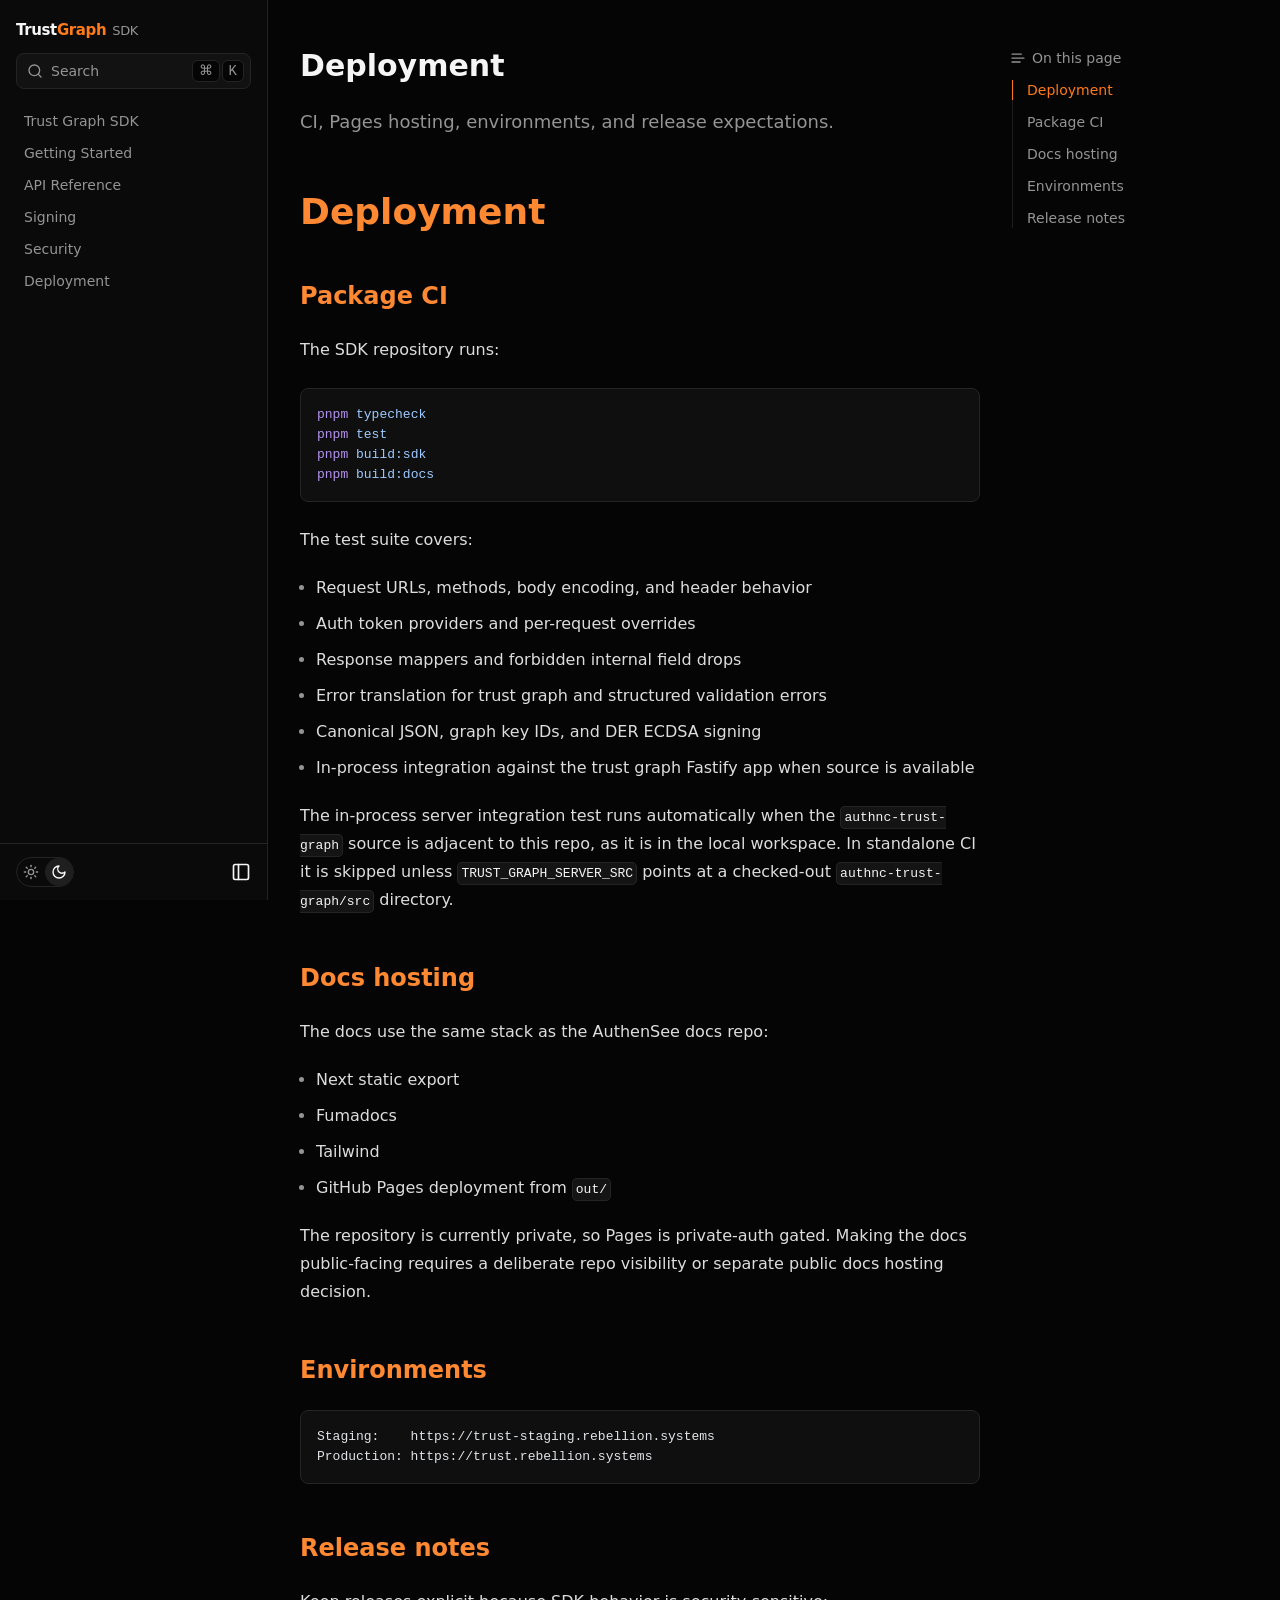
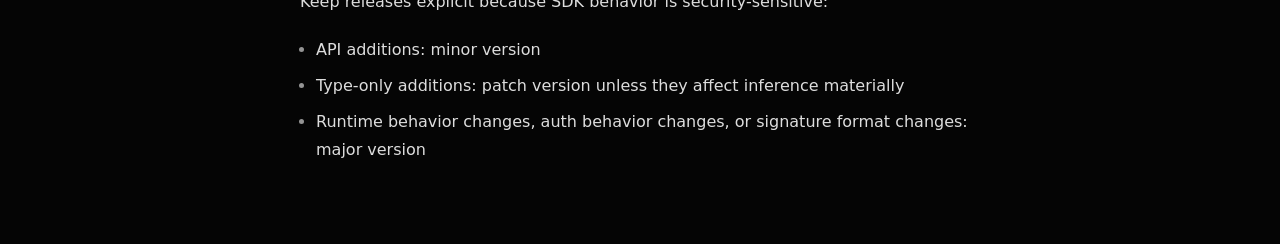
<file: deployment.html>
<!DOCTYPE html><html lang="en"><head><meta charSet="utf-8"/><meta name="viewport" content="width=device-width, initial-scale=1"/><link rel="stylesheet" href="/_next/static/css/49cb030279d5a0d4.css" data-precedence="next"/><link rel="stylesheet" href="/_next/static/css/476cfc947baa1806.css" data-precedence="next"/><link rel="preload" as="script" fetchPriority="low" href="/_next/static/chunks/webpack-978d756b92c1ff02.js"/><script src="/_next/static/chunks/2200cc46-8fdced7a1083d209.js" async=""></script><script src="/_next/static/chunks/945-95dc01a65a61b9e0.js" async=""></script><script src="/_next/static/chunks/main-app-08777d5bd916bc3c.js" async=""></script><script src="/_next/static/chunks/950-8ad00fd422a8a261.js" async=""></script><script src="/_next/static/chunks/962-89f0e3a2ffb69e6e.js" async=""></script><script src="/_next/static/chunks/599-0d31e8b9a8f301d7.js" async=""></script><script src="/_next/static/chunks/app/(docs)/layout-4f634dc314f2d56b.js" async=""></script><script src="/_next/static/chunks/app/layout-0a6bef68097fa92b.js" async=""></script><script src="/_next/static/chunks/323-0296ef8be3b59a79.js" async=""></script><script src="/_next/static/chunks/app/(docs)/%5B%5B...slug%5D%5D/page-eab8a6d6b0adbad6.js" async=""></script><title>Deployment | Trust Graph SDK</title><meta name="description" content="CI, Pages hosting, environments, and release expectations."/><script src="/_next/static/chunks/polyfills-42372ed130431b0a.js" noModule=""></script></head><body class="flex min-h-screen flex-col"><script>((e,t,r,n,o,a,l,i)=>{let u=document.documentElement,c=["light","dark"];function s(t){(Array.isArray(e)?e:[e]).forEach(e=>{let r="class"===e,n=r&&a?o.map(e=>a[e]||e):o;r?(u.classList.remove(...n),u.classList.add(a&&a[t]?a[t]:t)):u.setAttribute(e,t)}),i&&c.includes(t)&&(u.style.colorScheme=t)}if(n)s(n);else try{let e=localStorage.getItem(t)||r,n=l&&"system"===e?window.matchMedia("(prefers-color-scheme: dark)").matches?"dark":"light":e;s(n)}catch(e){}})("class","theme","dark",null,["light","dark"],null,true,true)</script><!--$!--><template data-dgst="BAILOUT_TO_CLIENT_SIDE_RENDERING"></template><!--/$--><header id="nd-subnav" class="sticky top-[var(--fd-banner-height)] z-30 flex h-14 flex-row items-center border-b border-fd-foreground/10 px-4 backdrop-blur-lg transition-colors bg-fd-background/80 md:hidden"><a class="inline-flex items-center gap-2.5 font-semibold" href="/"><span class="font-bold text-[15px] tracking-tight">Trust<span class="text-[#FF7B1A]">Graph</span><span class="text-fd-muted-foreground font-normal ml-1.5 text-[13px]">SDK</span></span></a><div class="flex flex-1 flex-row items-center gap-1"></div><button type="button" class="inline-flex items-center justify-center rounded-md text-sm font-medium transition-colors duration-100 disabled:pointer-events-none disabled:opacity-50 hover:bg-fd-accent hover:text-fd-accent-foreground p-1.5 [&amp;_svg]:size-5" data-search="" aria-label="Open Search"><svg xmlns="http://www.w3.org/2000/svg" width="24" height="24" viewBox="0 0 24 24" fill="none" stroke="currentColor" stroke-width="2" stroke-linecap="round" stroke-linejoin="round" class="lucide lucide-search"><circle cx="11" cy="11" r="8"></circle><path d="m21 21-4.3-4.3"></path></svg></button><button aria-label="Toggle Sidebar" data-open="false" class="inline-flex items-center justify-center rounded-md text-sm font-medium transition-colors duration-100 disabled:pointer-events-none disabled:opacity-50 hover:bg-fd-accent hover:text-fd-accent-foreground p-1.5 [&amp;_svg]:size-5 -me-2 md:hidden"><svg xmlns="http://www.w3.org/2000/svg" width="24" height="24" viewBox="0 0 24 24" fill="none" stroke="currentColor" stroke-width="2" stroke-linecap="round" stroke-linejoin="round" class="lucide lucide-menu"><line x1="4" x2="20" y1="12" y2="12"></line><line x1="4" x2="20" y1="6" y2="6"></line><line x1="4" x2="20" y1="18" y2="18"></line></svg></button></header><main id="nd-docs-layout" class="flex flex-1 flex-row pe-[var(--fd-layout-offset)] [--fd-tocnav-height:36px] md:[--fd-sidebar-width:268px] xl:[--fd-toc-width:268px] xl:[--fd-tocnav-height:0px] [--fd-nav-height:3.5rem] md:[--fd-nav-height:0px]" style="--fd-layout-offset:max(calc(50vw - var(--fd-layout-width) / 2), 0px)"><button type="button" aria-label="Collapse Sidebar" data-collapsed="false" class="inline-flex items-center justify-center rounded-md text-sm font-medium transition-colors duration-100 disabled:pointer-events-none disabled:opacity-50 hover:bg-fd-accent hover:text-fd-accent-foreground p-1.5 [&amp;_svg]:size-5 fixed bottom-3 z-30 backdrop-blur-lg data-[collapsed=false]:hidden max-md:hidden" style="inset-inline-start:calc(var(--fd-layout-offset) + 0.5rem)"><svg xmlns="http://www.w3.org/2000/svg" width="24" height="24" viewBox="0 0 24 24" fill="none" stroke="currentColor" stroke-width="2" stroke-linecap="round" stroke-linejoin="round" class="lucide lucide-panel-left"><rect width="18" height="18" x="3" y="3" rx="2"></rect><path d="M9 3v18"></path></svg></button><aside data-open="false" id="nd-sidebar" data-collapsed="false" style="--fd-sidebar-offset:calc(var(--fd-sidebar-width) - 20px);--fd-sidebar-height:calc(100dvh - var(--fd-banner-height) - var(--fd-nav-height))" class="fixed top-fd-layout-top z-30 bg-fd-card text-sm md:sticky md:h-[var(--fd-sidebar-height)] max-md:inset-x-0 max-md:bottom-0 max-md:bg-fd-background/80 max-md:text-[15px] max-md:backdrop-blur-lg max-md:data-[open=false]:invisible md:transition-all md:ps-[var(--fd-layout-offset)]"><div class="flex size-full max-w-full flex-col pt-2 md:ms-auto md:w-[var(--fd-sidebar-width)] md:border-e md:pt-4"><div class="flex flex-col gap-2 px-4 empty:hidden"><div class="flex flex-row items-center max-md:hidden"><a class="inline-flex items-center gap-2.5 py-1 font-medium" href="/"><span class="font-bold text-[15px] tracking-tight">Trust<span class="text-[#FF7B1A]">Graph</span><span class="text-fd-muted-foreground font-normal ml-1.5 text-[13px]">SDK</span></span></a></div><button type="button" data-search-full="" class="inline-flex items-center gap-2 border bg-fd-secondary/50 p-1.5 text-sm text-fd-muted-foreground transition-colors hover:bg-fd-accent hover:text-fd-accent-foreground rounded-lg max-md:hidden"><svg xmlns="http://www.w3.org/2000/svg" width="24" height="24" viewBox="0 0 24 24" fill="none" stroke="currentColor" stroke-width="2" stroke-linecap="round" stroke-linejoin="round" class="lucide lucide-search ms-1 size-4"><circle cx="11" cy="11" r="8"></circle><path d="m21 21-4.3-4.3"></path></svg>Search<div class="ms-auto inline-flex gap-0.5"><kbd class="rounded-md border bg-fd-background px-1.5">⌘</kbd><kbd class="rounded-md border bg-fd-background px-1.5">K</kbd></div></button></div><div dir="ltr" class="overflow-hidden h-full" style="position:relative;--radix-scroll-area-corner-width:0px;--radix-scroll-area-corner-height:0px"><style>[data-radix-scroll-area-viewport]{scrollbar-width:none;-ms-overflow-style:none;-webkit-overflow-scrolling:touch;}[data-radix-scroll-area-viewport]::-webkit-scrollbar{display:none}</style><div data-radix-scroll-area-viewport="" class="size-full rounded-[inherit] p-4" style="overflow-x:hidden;overflow-y:hidden;mask-image:linear-gradient(to bottom, transparent 2px, white 16px)"><div style="min-width:100%;display:table"><div class="mb-4 empty:hidden md:hidden"></div><a data-active="false" class="flex flex-row items-center gap-2 rounded-md p-2 text-start text-fd-muted-foreground [overflow-wrap:anywhere] md:py-1.5 [&amp;_svg]:size-4 [&amp;_svg]:shrink-0 transition-colors hover:bg-fd-accent/50 hover:text-fd-accent-foreground/80 hover:transition-none" href="/">Trust Graph SDK</a><a data-active="false" class="flex flex-row items-center gap-2 rounded-md p-2 text-start text-fd-muted-foreground [overflow-wrap:anywhere] md:py-1.5 [&amp;_svg]:size-4 [&amp;_svg]:shrink-0 transition-colors hover:bg-fd-accent/50 hover:text-fd-accent-foreground/80 hover:transition-none" href="/getting-started">Getting Started</a><a data-active="false" class="flex flex-row items-center gap-2 rounded-md p-2 text-start text-fd-muted-foreground [overflow-wrap:anywhere] md:py-1.5 [&amp;_svg]:size-4 [&amp;_svg]:shrink-0 transition-colors hover:bg-fd-accent/50 hover:text-fd-accent-foreground/80 hover:transition-none" href="/api-reference">API Reference</a><a data-active="false" class="flex flex-row items-center gap-2 rounded-md p-2 text-start text-fd-muted-foreground [overflow-wrap:anywhere] md:py-1.5 [&amp;_svg]:size-4 [&amp;_svg]:shrink-0 transition-colors hover:bg-fd-accent/50 hover:text-fd-accent-foreground/80 hover:transition-none" href="/signing">Signing</a><a data-active="false" class="flex flex-row items-center gap-2 rounded-md p-2 text-start text-fd-muted-foreground [overflow-wrap:anywhere] md:py-1.5 [&amp;_svg]:size-4 [&amp;_svg]:shrink-0 transition-colors hover:bg-fd-accent/50 hover:text-fd-accent-foreground/80 hover:transition-none" href="/security">Security</a><a data-active="true" class="flex flex-row items-center gap-2 rounded-md p-2 text-start [overflow-wrap:anywhere] md:py-1.5 [&amp;_svg]:size-4 [&amp;_svg]:shrink-0 bg-fd-primary/10 font-medium text-fd-primary" href="/deployment">Deployment</a></div></div></div><div class="flex flex-col border-t px-4 py-3 empty:hidden"><div class="flex flex-row items-center"><div role="separator" class="flex-1"></div><button class="inline-flex items-center rounded-full border p-0 md:order-first" data-theme-toggle=""><svg xmlns="http://www.w3.org/2000/svg" width="24" height="24" viewBox="0 0 24 24" fill="none" stroke="currentColor" stroke-width="2" stroke-linecap="round" stroke-linejoin="round" class="lucide lucide-sun size-7 rounded-full p-1.5 text-fd-muted-foreground"><circle cx="12" cy="12" r="4"></circle><path d="M12 2v2"></path><path d="M12 20v2"></path><path d="m4.93 4.93 1.41 1.41"></path><path d="m17.66 17.66 1.41 1.41"></path><path d="M2 12h2"></path><path d="M20 12h2"></path><path d="m6.34 17.66-1.41 1.41"></path><path d="m19.07 4.93-1.41 1.41"></path></svg><svg xmlns="http://www.w3.org/2000/svg" width="24" height="24" viewBox="0 0 24 24" fill="none" stroke="currentColor" stroke-width="2" stroke-linecap="round" stroke-linejoin="round" class="lucide lucide-moon size-7 rounded-full p-1.5 text-fd-muted-foreground"><path d="M12 3a6 6 0 0 0 9 9 9 9 0 1 1-9-9Z"></path></svg></button><button type="button" aria-label="Collapse Sidebar" data-collapsed="false" class="inline-flex items-center justify-center rounded-md text-sm font-medium transition-colors duration-100 disabled:pointer-events-none disabled:opacity-50 hover:bg-fd-accent hover:text-fd-accent-foreground p-1.5 [&amp;_svg]:size-5 -me-1.5 max-md:hidden"><svg xmlns="http://www.w3.org/2000/svg" width="24" height="24" viewBox="0 0 24 24" fill="none" stroke="currentColor" stroke-width="2" stroke-linecap="round" stroke-linejoin="round" class="lucide lucide-panel-left"><rect width="18" height="18" x="3" y="3" rx="2"></rect><path d="M9 3v18"></path></svg></button></div></div></div></aside><div id="nd-page" class="flex w-full min-w-0 flex-col"><header id="nd-tocnav" class="sticky top-fd-layout-top z-10 flex flex-row items-center border-b border-fd-foreground/10 text-sm backdrop-blur-md transition-colors bg-fd-background/80 xl:hidden" style="--fd-toc-top-with-offset:calc(4px + var(--fd-banner-height) + var(--fd-nav-height))"><button type="button" aria-haspopup="dialog" aria-expanded="false" data-state="closed" class="inline-flex items-center gap-2 text-nowrap px-4 py-2 text-start size-full"><svg xmlns="http://www.w3.org/2000/svg" width="24" height="24" viewBox="0 0 24 24" fill="none" stroke="currentColor" stroke-width="2" stroke-linecap="round" stroke-linejoin="round" class="lucide lucide-text size-4 shrink-0"><path d="M17 6.1H3"></path><path d="M21 12.1H3"></path><path d="M15.1 18H3"></path></svg>On this page</button></header><article class="flex w-full flex-1 flex-col gap-6 px-4 pt-8 md:pt-12 lg:px-8 xl:mx-auto max-w-[860px]"><h1 class="text-3xl font-bold">Deployment</h1><p class="mb-8 text-lg text-fd-muted-foreground">CI, Pages hosting, environments, and release expectations.</p><div class="prose"><h1 class="flex scroll-m-28 flex-row items-center gap-2" id="deployment"><a data-card="" href="#deployment" class="peer">Deployment</a><svg xmlns="http://www.w3.org/2000/svg" width="24" height="24" viewBox="0 0 24 24" fill="none" stroke="currentColor" stroke-width="2" stroke-linecap="round" stroke-linejoin="round" class="lucide lucide-link size-3.5 shrink-0 text-fd-muted-foreground opacity-0 transition-opacity peer-hover:opacity-100" aria-label="Link to section"><path d="M10 13a5 5 0 0 0 7.54.54l3-3a5 5 0 0 0-7.07-7.07l-1.72 1.71"></path><path d="M14 11a5 5 0 0 0-7.54-.54l-3 3a5 5 0 0 0 7.07 7.07l1.71-1.71"></path></svg></h1>
<h2 class="flex scroll-m-28 flex-row items-center gap-2" id="package-ci"><a data-card="" href="#package-ci" class="peer">Package CI</a><svg xmlns="http://www.w3.org/2000/svg" width="24" height="24" viewBox="0 0 24 24" fill="none" stroke="currentColor" stroke-width="2" stroke-linecap="round" stroke-linejoin="round" class="lucide lucide-link size-3.5 shrink-0 text-fd-muted-foreground opacity-0 transition-opacity peer-hover:opacity-100" aria-label="Link to section"><path d="M10 13a5 5 0 0 0 7.54.54l3-3a5 5 0 0 0-7.07-7.07l-1.72 1.71"></path><path d="M14 11a5 5 0 0 0-7.54-.54l-3 3a5 5 0 0 0 7.07 7.07l1.71-1.71"></path></svg></h2>
<p>The SDK repository runs:</p>
<figure class="not-prose group fd-codeblock relative my-6 overflow-hidden rounded-lg border bg-fd-secondary/50 text-sm shiki shiki-themes github-light github-dark" style="--shiki-light:#24292e;--shiki-dark:#e1e4e8;--shiki-light-bg:#fff;--shiki-dark-bg:#24292e" tabindex="0"><button type="button" class="inline-flex items-center justify-center rounded-md p-2 text-sm font-medium duration-100 disabled:pointer-events-none disabled:opacity-50 hover:bg-fd-accent hover:text-fd-accent-foreground transition-opacity group-hover:opacity-100 opacity-0 absolute right-2 top-2 z-[2] backdrop-blur-md" aria-label="Copy Text"><svg xmlns="http://www.w3.org/2000/svg" width="24" height="24" viewBox="0 0 24 24" fill="none" stroke="currentColor" stroke-width="2" stroke-linecap="round" stroke-linejoin="round" class="lucide lucide-check size-3.5 transition-transform scale-0"><path d="M20 6 9 17l-5-5"></path></svg><svg xmlns="http://www.w3.org/2000/svg" width="24" height="24" viewBox="0 0 24 24" fill="none" stroke="currentColor" stroke-width="2" stroke-linecap="round" stroke-linejoin="round" class="lucide lucide-copy absolute size-3.5 transition-transform"><rect width="14" height="14" x="8" y="8" rx="2" ry="2"></rect><path d="M4 16c-1.1 0-2-.9-2-2V4c0-1.1.9-2 2-2h10c1.1 0 2 .9 2 2"></path></svg></button><div dir="ltr" class="overflow-hidden" style="position:relative;--radix-scroll-area-corner-width:0px;--radix-scroll-area-corner-height:0px"><style>[data-radix-scroll-area-viewport]{scrollbar-width:none;-ms-overflow-style:none;-webkit-overflow-scrolling:touch;}[data-radix-scroll-area-viewport]::-webkit-scrollbar{display:none}</style><div data-radix-scroll-area-viewport="" class="size-full rounded-[inherit] max-h-[600px]" style="overflow-x:hidden;overflow-y:hidden"><div style="min-width:100%;display:table"><pre class="p-4 focus-visible:outline-none"><code><span class="line"><span style="--shiki-light:#6F42C1;--shiki-dark:#B392F0">pnpm</span><span style="--shiki-light:#032F62;--shiki-dark:#9ECBFF"> typecheck</span></span>
<span class="line"><span style="--shiki-light:#6F42C1;--shiki-dark:#B392F0">pnpm</span><span style="--shiki-light:#032F62;--shiki-dark:#9ECBFF"> test</span></span>
<span class="line"><span style="--shiki-light:#6F42C1;--shiki-dark:#B392F0">pnpm</span><span style="--shiki-light:#032F62;--shiki-dark:#9ECBFF"> build:sdk</span></span>
<span class="line"><span style="--shiki-light:#6F42C1;--shiki-dark:#B392F0">pnpm</span><span style="--shiki-light:#032F62;--shiki-dark:#9ECBFF"> build:docs</span></span></code></pre></div></div></div></figure>
<p>The test suite covers:</p>
<ul>
<li>Request URLs, methods, body encoding, and header behavior</li>
<li>Auth token providers and per-request overrides</li>
<li>Response mappers and forbidden internal field drops</li>
<li>Error translation for trust graph and structured validation errors</li>
<li>Canonical JSON, graph key IDs, and DER ECDSA signing</li>
<li>In-process integration against the trust graph Fastify app when source is available</li>
</ul>
<p>The in-process server integration test runs automatically when the
<code>authnc-trust-graph</code> source is adjacent to this repo, as it is in the local
workspace. In standalone CI it is skipped unless <code>TRUST_GRAPH_SERVER_SRC</code> points
at a checked-out <code>authnc-trust-graph/src</code> directory.</p>
<h2 class="flex scroll-m-28 flex-row items-center gap-2" id="docs-hosting"><a data-card="" href="#docs-hosting" class="peer">Docs hosting</a><svg xmlns="http://www.w3.org/2000/svg" width="24" height="24" viewBox="0 0 24 24" fill="none" stroke="currentColor" stroke-width="2" stroke-linecap="round" stroke-linejoin="round" class="lucide lucide-link size-3.5 shrink-0 text-fd-muted-foreground opacity-0 transition-opacity peer-hover:opacity-100" aria-label="Link to section"><path d="M10 13a5 5 0 0 0 7.54.54l3-3a5 5 0 0 0-7.07-7.07l-1.72 1.71"></path><path d="M14 11a5 5 0 0 0-7.54-.54l-3 3a5 5 0 0 0 7.07 7.07l1.71-1.71"></path></svg></h2>
<p>The docs use the same stack as the AuthenSee docs repo:</p>
<ul>
<li>Next static export</li>
<li>Fumadocs</li>
<li>Tailwind</li>
<li>GitHub Pages deployment from <code>out/</code></li>
</ul>
<p>The repository is currently private, so Pages is private-auth gated. Making the
docs public-facing requires a deliberate repo visibility or separate public docs
hosting decision.</p>
<h2 class="flex scroll-m-28 flex-row items-center gap-2" id="environments"><a data-card="" href="#environments" class="peer">Environments</a><svg xmlns="http://www.w3.org/2000/svg" width="24" height="24" viewBox="0 0 24 24" fill="none" stroke="currentColor" stroke-width="2" stroke-linecap="round" stroke-linejoin="round" class="lucide lucide-link size-3.5 shrink-0 text-fd-muted-foreground opacity-0 transition-opacity peer-hover:opacity-100" aria-label="Link to section"><path d="M10 13a5 5 0 0 0 7.54.54l3-3a5 5 0 0 0-7.07-7.07l-1.72 1.71"></path><path d="M14 11a5 5 0 0 0-7.54-.54l-3 3a5 5 0 0 0 7.07 7.07l1.71-1.71"></path></svg></h2>
<figure class="not-prose group fd-codeblock relative my-6 overflow-hidden rounded-lg border bg-fd-secondary/50 text-sm shiki shiki-themes github-light github-dark" style="--shiki-light:#24292e;--shiki-dark:#e1e4e8;--shiki-light-bg:#fff;--shiki-dark-bg:#24292e" tabindex="0"><button type="button" class="inline-flex items-center justify-center rounded-md p-2 text-sm font-medium duration-100 disabled:pointer-events-none disabled:opacity-50 hover:bg-fd-accent hover:text-fd-accent-foreground transition-opacity group-hover:opacity-100 opacity-0 absolute right-2 top-2 z-[2] backdrop-blur-md" aria-label="Copy Text"><svg xmlns="http://www.w3.org/2000/svg" width="24" height="24" viewBox="0 0 24 24" fill="none" stroke="currentColor" stroke-width="2" stroke-linecap="round" stroke-linejoin="round" class="lucide lucide-check size-3.5 transition-transform scale-0"><path d="M20 6 9 17l-5-5"></path></svg><svg xmlns="http://www.w3.org/2000/svg" width="24" height="24" viewBox="0 0 24 24" fill="none" stroke="currentColor" stroke-width="2" stroke-linecap="round" stroke-linejoin="round" class="lucide lucide-copy absolute size-3.5 transition-transform"><rect width="14" height="14" x="8" y="8" rx="2" ry="2"></rect><path d="M4 16c-1.1 0-2-.9-2-2V4c0-1.1.9-2 2-2h10c1.1 0 2 .9 2 2"></path></svg></button><div dir="ltr" class="overflow-hidden" style="position:relative;--radix-scroll-area-corner-width:0px;--radix-scroll-area-corner-height:0px"><style>[data-radix-scroll-area-viewport]{scrollbar-width:none;-ms-overflow-style:none;-webkit-overflow-scrolling:touch;}[data-radix-scroll-area-viewport]::-webkit-scrollbar{display:none}</style><div data-radix-scroll-area-viewport="" class="size-full rounded-[inherit] max-h-[600px]" style="overflow-x:hidden;overflow-y:hidden"><div style="min-width:100%;display:table"><pre class="p-4 focus-visible:outline-none"><code><span class="line"><span>Staging:    https://trust-staging.rebellion.systems</span></span>
<span class="line"><span>Production: https://trust.rebellion.systems</span></span></code></pre></div></div></div></figure>
<h2 class="flex scroll-m-28 flex-row items-center gap-2" id="release-notes"><a data-card="" href="#release-notes" class="peer">Release notes</a><svg xmlns="http://www.w3.org/2000/svg" width="24" height="24" viewBox="0 0 24 24" fill="none" stroke="currentColor" stroke-width="2" stroke-linecap="round" stroke-linejoin="round" class="lucide lucide-link size-3.5 shrink-0 text-fd-muted-foreground opacity-0 transition-opacity peer-hover:opacity-100" aria-label="Link to section"><path d="M10 13a5 5 0 0 0 7.54.54l3-3a5 5 0 0 0-7.07-7.07l-1.72 1.71"></path><path d="M14 11a5 5 0 0 0-7.54-.54l-3 3a5 5 0 0 0 7.07 7.07l1.71-1.71"></path></svg></h2>
<p>Keep releases explicit because SDK behavior is security-sensitive:</p>
<ul>
<li>API additions: minor version</li>
<li>Type-only additions: patch version unless they affect inference materially</li>
<li>Runtime behavior changes, auth behavior changes, or signature format changes:
major version</li>
</ul></div><div role="none" class="flex-1"></div><div class="flex flex-row flex-wrap items-center justify-between gap-4 empty:hidden"></div><div class="grid grid-cols-2 gap-4 pb-6"><a class="flex w-full flex-col gap-2 rounded-lg border bg-fd-card p-4 text-sm transition-colors hover:bg-fd-accent/80 hover:text-fd-accent-foreground" href="/security"><div class="inline-flex items-center gap-0.5 text-fd-muted-foreground"><svg xmlns="http://www.w3.org/2000/svg" width="24" height="24" viewBox="0 0 24 24" fill="none" stroke="currentColor" stroke-width="2" stroke-linecap="round" stroke-linejoin="round" class="lucide lucide-chevron-left -ms-1 size-4 shrink-0 rtl:rotate-180"><path d="m15 18-6-6 6-6"></path></svg><p>Previous</p></div><p class="font-medium">Security</p></a></div></article></div><div id="nd-toc" class="sticky top-fd-layout-top h-[var(--fd-toc-height)] pb-2 pt-12 max-xl:hidden" style="--fd-toc-height:calc(100dvh - var(--fd-banner-height) - var(--fd-nav-height))"><div class="flex h-full w-[var(--fd-toc-width)] max-w-full flex-col gap-3 pe-4"><h3 class="-ms-0.5 inline-flex items-center gap-1.5 text-sm text-fd-muted-foreground"><svg xmlns="http://www.w3.org/2000/svg" width="24" height="24" viewBox="0 0 24 24" fill="none" stroke="currentColor" stroke-width="2" stroke-linecap="round" stroke-linejoin="round" class="lucide lucide-text size-4"><path d="M17 6.1H3"></path><path d="M21 12.1H3"></path><path d="M15.1 18H3"></path></svg>On this page</h3><div dir="ltr" class="overflow-hidden flex flex-col" style="position:relative;--radix-scroll-area-corner-width:0px;--radix-scroll-area-corner-height:0px"><style>[data-radix-scroll-area-viewport]{scrollbar-width:none;-ms-overflow-style:none;-webkit-overflow-scrolling:touch;}[data-radix-scroll-area-viewport]::-webkit-scrollbar{display:none}</style><div data-radix-scroll-area-viewport="" class="size-full rounded-[inherit] relative min-h-0 text-sm" style="overflow-x:hidden;overflow-y:hidden"><div style="min-width:100%;display:table"><div role="none" class="absolute start-0 mt-[var(--fd-top)] h-[var(--fd-height)] w-px bg-fd-primary transition-all"></div><div class="flex flex-col border-s border-fd-foreground/10"><a data-active="false" href="#deployment" class="prose py-1.5 text-sm text-fd-muted-foreground transition-colors [overflow-wrap:anywhere] first:pt-0 last:pb-0 data-[active=true]:text-fd-primary ps-3.5">Deployment</a><a data-active="false" href="#package-ci" class="prose py-1.5 text-sm text-fd-muted-foreground transition-colors [overflow-wrap:anywhere] first:pt-0 last:pb-0 data-[active=true]:text-fd-primary ps-3.5">Package CI</a><a data-active="false" href="#docs-hosting" class="prose py-1.5 text-sm text-fd-muted-foreground transition-colors [overflow-wrap:anywhere] first:pt-0 last:pb-0 data-[active=true]:text-fd-primary ps-3.5">Docs hosting</a><a data-active="false" href="#environments" class="prose py-1.5 text-sm text-fd-muted-foreground transition-colors [overflow-wrap:anywhere] first:pt-0 last:pb-0 data-[active=true]:text-fd-primary ps-3.5">Environments</a><a data-active="false" href="#release-notes" class="prose py-1.5 text-sm text-fd-muted-foreground transition-colors [overflow-wrap:anywhere] first:pt-0 last:pb-0 data-[active=true]:text-fd-primary ps-3.5">Release notes</a></div></div></div></div></div></div></main><script src="/_next/static/chunks/webpack-978d756b92c1ff02.js" async=""></script><script>(self.__next_f=self.__next_f||[]).push([0]);self.__next_f.push([2,null])</script><script>self.__next_f.push([1,"1:HL[\"/_next/static/css/49cb030279d5a0d4.css\",\"style\"]\n2:HL[\"/_next/static/css/476cfc947baa1806.css\",\"style\"]\n"])</script><script>self.__next_f.push([1,"3:I[2433,[],\"\"]\n6:I[176,[],\"\"]\n8:I[9414,[],\"\"]\n9:I[6250,[\"950\",\"static/chunks/950-8ad00fd422a8a261.js\",\"962\",\"static/chunks/962-89f0e3a2ffb69e6e.js\",\"599\",\"static/chunks/599-0d31e8b9a8f301d7.js\",\"529\",\"static/chunks/app/(docs)/layout-4f634dc314f2d56b.js\"],\"TreeContextProvider\"]\na:I[4028,[\"950\",\"static/chunks/950-8ad00fd422a8a261.js\",\"962\",\"static/chunks/962-89f0e3a2ffb69e6e.js\",\"599\",\"static/chunks/599-0d31e8b9a8f301d7.js\",\"529\",\"static/chunks/app/(docs)/layout-4f634dc314f2d56b.js\"],\"NavProvider\"]\nb:I[7175,[\"950\",\"static/chunks/950-8ad00fd422a8a261.js\",\"962\",\"static/chunks/962-89f0e3a2ffb69e6e.js\",\"599\",\"static/chunks/599-0d31e8b9a8f301d7.js\",\"529\",\"static/chunks/app/(docs)/layout-4f634dc314f2d56b.js\"],\"Navbar\"]\nc:I[4028,[\"950\",\"static/chunks/950-8ad00fd422a8a261.js\",\"962\",\"static/chunks/962-89f0e3a2ffb69e6e.js\",\"599\",\"static/chunks/599-0d31e8b9a8f301d7.js\",\"529\",\"static/chunks/app/(docs)/layout-4f634dc314f2d56b.js\"],\"Title\"]\nd:I[9271,[\"950\",\"static/chunks/950-8ad00fd422a8a261.js\",\"962\",\"static/chunks/962-89f0e3a2ffb69e6e.js\",\"599\",\"static/chunks/599-0d31e8b9a8f301d7.js\",\"529\",\"static/chunks/app/(docs)/layout-4f634dc314f2d56b.js\"],\"SearchToggle\"]\ne:I[7175,[\"950\",\"static/chunks/950-8ad00fd422a8a261.js\",\"962\",\"static/chunks/962-89f0e3a2ffb69e6e.js\",\"599\",\"static/chunks/599-0d31e8b9a8f301d7.js\",\"529\",\"static/chunks/app/(docs)/layout-4f634dc314f2d56b.js\"],\"NavbarSidebarTrigger\"]\nf:I[546,[\"950\",\"static/chunks/950-8ad00fd422a8a261.js\",\"962\",\"static/chunks/962-89f0e3a2ffb69e6e.js\",\"599\",\"static/chunks/599-0d31e8b9a8f301d7.js\",\"529\",\"static/chunks/app/(docs)/layout-4f634dc314f2d56b.js\"],\"SidebarCollapseTrigger\"]\n10:I[546,[\"950\",\"static/chunks/950-8ad00fd422a8a261.js\",\"962\",\"static/chunks/962-89f0e3a2ffb69e6e.js\",\"599\",\"static/chunks/599-0d31e8b9a8f301d7.js\",\"529\",\"static/chunks/app/(docs)/layout-4f634dc314f2d56b.js\"],\"CollapsibleSidebar\"]\n11:I[546,[\"950\",\"static/chunks/950-8ad00fd422a8a261.js\",\"962\",\"static/chunks/962-89f0e3a2ffb69e6e.js\",\"599\",\"static/chunks/599-0d31e8b9a8f301d7.js\",\"529\",\"static/chunks/app/(docs)/layou"])</script><script>self.__next_f.push([1,"t-4f634dc314f2d56b.js\"],\"SidebarHeader\"]\n12:I[9498,[\"950\",\"static/chunks/950-8ad00fd422a8a261.js\",\"962\",\"static/chunks/962-89f0e3a2ffb69e6e.js\",\"599\",\"static/chunks/599-0d31e8b9a8f301d7.js\",\"529\",\"static/chunks/app/(docs)/layout-4f634dc314f2d56b.js\"],\"\"]\n1a:I[9271,[\"950\",\"static/chunks/950-8ad00fd422a8a261.js\",\"962\",\"static/chunks/962-89f0e3a2ffb69e6e.js\",\"599\",\"static/chunks/599-0d31e8b9a8f301d7.js\",\"529\",\"static/chunks/app/(docs)/layout-4f634dc314f2d56b.js\"],\"LargeSearchToggle\"]\n1b:I[546,[\"950\",\"static/chunks/950-8ad00fd422a8a261.js\",\"962\",\"static/chunks/962-89f0e3a2ffb69e6e.js\",\"599\",\"static/chunks/599-0d31e8b9a8f301d7.js\",\"529\",\"static/chunks/app/(docs)/layout-4f634dc314f2d56b.js\"],\"SidebarViewport\"]\n1c:I[546,[\"950\",\"static/chunks/950-8ad00fd422a8a261.js\",\"962\",\"static/chunks/962-89f0e3a2ffb69e6e.js\",\"599\",\"static/chunks/599-0d31e8b9a8f301d7.js\",\"529\",\"static/chunks/app/(docs)/layout-4f634dc314f2d56b.js\"],\"SidebarPageTree\"]\n1d:I[546,[\"950\",\"static/chunks/950-8ad00fd422a8a261.js\",\"962\",\"static/chunks/962-89f0e3a2ffb69e6e.js\",\"599\",\"static/chunks/599-0d31e8b9a8f301d7.js\",\"529\",\"static/chunks/app/(docs)/layout-4f634dc314f2d56b.js\"],\"SidebarFooter\"]\n1e:I[4320,[\"950\",\"static/chunks/950-8ad00fd422a8a261.js\",\"962\",\"static/chunks/962-89f0e3a2ffb69e6e.js\",\"599\",\"static/chunks/599-0d31e8b9a8f301d7.js\",\"529\",\"static/chunks/app/(docs)/layout-4f634dc314f2d56b.js\"],\"ThemeToggle\"]\n1f:I[6052,[\"950\",\"static/chunks/950-8ad00fd422a8a261.js\",\"962\",\"static/chunks/962-89f0e3a2ffb69e6e.js\",\"599\",\"static/chunks/599-0d31e8b9a8f301d7.js\",\"529\",\"static/chunks/app/(docs)/layout-4f634dc314f2d56b.js\"],\"StylesProvider\"]\n20:I[2866,[\"962\",\"static/chunks/962-89f0e3a2ffb69e6e.js\",\"185\",\"static/chunks/app/layout-0a6bef68097fa92b.js\"],\"RootProvider\"]\n26:I[8528,[],\"\"]\n7:[\"slug\",\"deployment\",\"oc\"]\n17:{\"className\":\"text-[#FF7B1A]\",\"children\":\"Graph\"}\n16:[\"$\",\"span\",null,\"$17\"]\n19:{\"className\":\"text-fd-muted-foreground font-normal ml-1.5 text-[13px]\",\"children\":\"SDK\"}\n18:[\"$\",\"span\",null,\"$19\"]\n15:[\"Trust\",\"$16\",\"$18\"]\n14:{\"className\":\"font-bold tex"])</script><script>self.__next_f.push([1,"t-[15px] tracking-tight\",\"children\":\"$15\"}\n13:[\"$\",\"span\",null,\"$14\"]\n21:{\"fontFamily\":\"system-ui,\\\"Segoe UI\\\",Roboto,Helvetica,Arial,sans-serif,\\\"Apple Color Emoji\\\",\\\"Segoe UI Emoji\\\"\",\"height\":\"100vh\",\"textAlign\":\"center\",\"display\":\"flex\",\"flexDirection\":\"column\",\"alignItems\":\"center\",\"justifyContent\":\"center\"}\n22:{\"display\":\"inline-block\",\"margin\":\"0 20px 0 0\",\"padding\":\"0 23px 0 0\",\"fontSize\":24,\"fontWeight\":500,\"verticalAlign\":\"top\",\"lineHeight\":\"49px\"}\n23:{\"display\":\"inline-block\"}\n24:{\"fontSize\":14,\"fontWeight\":400,\"lineHeight\":\"49px\",\"margin\":0}\n27:[]\n"])</script><script>self.__next_f.push([1,"0:[\"$\",\"$L3\",null,{\"buildId\":\"71yHco05LRSav_bZQQ6xT\",\"assetPrefix\":\"\",\"urlParts\":[\"\",\"deployment\"],\"initialTree\":[\"\",{\"children\":[\"(docs)\",{\"children\":[[\"slug\",\"deployment\",\"oc\"],{\"children\":[\"__PAGE__?{\\\"slug\\\":[\\\"deployment\\\"]}\",{}]}]}]},\"$undefined\",\"$undefined\",true],\"initialSeedData\":[\"\",{\"children\":[\"(docs)\",{\"children\":[[\"slug\",\"deployment\",\"oc\"],{\"children\":[\"__PAGE__\",{},[[\"$L4\",\"$L5\",null],null],null]},[null,[\"$\",\"$L6\",null,{\"parallelRouterKey\":\"children\",\"segmentPath\":[\"children\",\"(docs)\",\"children\",\"$7\",\"children\"],\"error\":\"$undefined\",\"errorStyles\":\"$undefined\",\"errorScripts\":\"$undefined\",\"template\":[\"$\",\"$L8\",null,{}],\"templateStyles\":\"$undefined\",\"templateScripts\":\"$undefined\",\"notFound\":\"$undefined\",\"notFoundStyles\":\"$undefined\"}]],null]},[[null,[\"$\",\"$L9\",null,{\"tree\":{\"name\":\"Trust Graph SDK\",\"children\":[{\"type\":\"page\",\"name\":\"Trust Graph SDK\",\"url\":\"/\",\"$ref\":{\"file\":\"index.mdx\"}},{\"type\":\"page\",\"name\":\"Getting Started\",\"url\":\"/getting-started\",\"$ref\":{\"file\":\"getting-started.mdx\"}},{\"type\":\"page\",\"name\":\"API Reference\",\"url\":\"/api-reference\",\"$ref\":{\"file\":\"api-reference.mdx\"}},{\"type\":\"page\",\"name\":\"Signing\",\"url\":\"/signing\",\"$ref\":{\"file\":\"signing.mdx\"}},{\"type\":\"page\",\"name\":\"Security\",\"url\":\"/security\",\"$ref\":{\"file\":\"security.mdx\"}},{\"type\":\"page\",\"name\":\"Deployment\",\"url\":\"/deployment\",\"$ref\":{\"file\":\"deployment.mdx\"}}]},\"children\":[\"$\",\"$La\",null,{\"transparentMode\":\"$undefined\",\"children\":[[\"$\",\"$Lb\",null,{\"className\":\"md:hidden\",\"children\":[[\"$\",\"$Lc\",null,{\"url\":\"$undefined\",\"title\":[\"$\",\"span\",null,{\"className\":\"font-bold text-[15px] tracking-tight\",\"children\":[\"Trust\",[\"$\",\"span\",null,{\"className\":\"text-[#FF7B1A]\",\"children\":\"Graph\"}],[\"$\",\"span\",null,{\"className\":\"text-fd-muted-foreground font-normal ml-1.5 text-[13px]\",\"children\":\"SDK\"}]]}]}],[\"$\",\"div\",null,{\"className\":\"flex flex-1 flex-row items-center gap-1\",\"children\":\"$undefined\"}],[\"$\",\"$Ld\",null,{\"hideIfDisabled\":true}],[\"$\",\"$Le\",null,{\"className\":\"-me-2 md:hidden\"}]]}],[\"$\",\"main\",null,{\"id\":\"nd-docs-layout\",\"className\":\"flex flex-1 flex-row pe-[var(--fd-layout-offset)] [--fd-tocnav-height:36px] md:[--fd-sidebar-width:268px] xl:[--fd-toc-width:268px] xl:[--fd-tocnav-height:0px] [--fd-nav-height:3.5rem] md:[--fd-nav-height:0px]\",\"style\":{\"--fd-layout-offset\":\"max(calc(50vw - var(--fd-layout-width) / 2), 0px)\"},\"children\":[[\"$\",\"$Lf\",null,{\"className\":\"fixed bottom-3 z-30 backdrop-blur-lg data-[collapsed=false]:hidden max-md:hidden\",\"style\":{\"insetInlineStart\":\"calc(var(--fd-layout-offset) + 0.5rem)\"}}],[\"$\",\"$L10\",null,{\"className\":\"md:ps-[var(--fd-layout-offset)]\",\"children\":[[\"$\",\"$L11\",null,{\"children\":[[\"$\",\"div\",null,{\"className\":\"flex flex-row items-center max-md:hidden\",\"children\":[[\"$\",\"$L12\",null,{\"href\":\"/\",\"className\":\"inline-flex items-center gap-2.5 py-1 font-medium\",\"children\":\"$13\"}],\"$undefined\",null]}],\"$undefined\",null,[\"$\",\"$L1a\",null,{\"hideIfDisabled\":true,\"className\":\"rounded-lg max-md:hidden\"}]]}],[\"$\",\"$L1b\",null,{\"children\":[[\"$\",\"div\",null,{\"className\":\"mb-4 empty:hidden md:hidden\",\"children\":[]}],[\"$\",\"$L1c\",null,{\"components\":\"$undefined\"}]]}],[\"$\",\"$L1d\",null,{\"children\":[[\"$\",\"div\",null,{\"className\":\"flex flex-row items-center\",\"children\":[[],[\"$\",\"div\",null,{\"role\":\"separator\",\"className\":\"flex-1\"}],null,[\"$\",\"$L1e\",null,{\"className\":\"p-0 md:order-first\"}],[\"$\",\"$Lf\",null,{\"className\":\"-me-1.5 max-md:hidden\"}]]}],\"$undefined\"]}]]}],[\"$\",\"$L1f\",null,{\"tocNav\":\"xl:hidden\",\"toc\":\"max-xl:hidden\",\"children\":[\"$\",\"$L6\",null,{\"parallelRouterKey\":\"children\",\"segmentPath\":[\"children\",\"(docs)\",\"children\"],\"error\":\"$undefined\",\"errorStyles\":\"$undefined\",\"errorScripts\":\"$undefined\",\"template\":[\"$\",\"$L8\",null,{}],\"templateStyles\":\"$undefined\",\"templateScripts\":\"$undefined\",\"notFound\":[[\"$\",\"title\",null,{\"children\":\"404: This page could not be found.\"}],[\"$\",\"div\",null,{\"style\":{\"fontFamily\":\"system-ui,\\\"Segoe UI\\\",Roboto,Helvetica,Arial,sans-serif,\\\"Apple Color Emoji\\\",\\\"Segoe UI Emoji\\\"\",\"height\":\"100vh\",\"textAlign\":\"center\",\"display\":\"flex\",\"flexDirection\":\"column\",\"alignItems\":\"center\",\"justifyContent\":\"center\"},\"children\":[\"$\",\"div\",null,{\"children\":[[\"$\",\"style\",null,{\"dangerouslySetInnerHTML\":{\"__html\":\"body{color:#000;background:#fff;margin:0}.next-error-h1{border-right:1px solid rgba(0,0,0,.3)}@media (prefers-color-scheme:dark){body{color:#fff;background:#000}.next-error-h1{border-right:1px solid rgba(255,255,255,.3)}}\"}}],[\"$\",\"h1\",null,{\"className\":\"next-error-h1\",\"style\":{\"display\":\"inline-block\",\"margin\":\"0 20px 0 0\",\"padding\":\"0 23px 0 0\",\"fontSize\":24,\"fontWeight\":500,\"verticalAlign\":\"top\",\"lineHeight\":\"49px\"},\"children\":\"404\"}],[\"$\",\"div\",null,{\"style\":{\"display\":\"inline-block\"},\"children\":[\"$\",\"h2\",null,{\"style\":{\"fontSize\":14,\"fontWeight\":400,\"lineHeight\":\"49px\",\"margin\":0},\"children\":\"This page could not be found.\"}]}]]}]}]],\"notFoundStyles\":[]}]}]]}]]}]}]],null],null]},[[[[\"$\",\"link\",\"0\",{\"rel\":\"stylesheet\",\"href\":\"/_next/static/css/49cb030279d5a0d4.css\",\"precedence\":\"next\",\"crossOrigin\":\"$undefined\"}],[\"$\",\"link\",\"1\",{\"rel\":\"stylesheet\",\"href\":\"/_next/static/css/476cfc947baa1806.css\",\"precedence\":\"next\",\"crossOrigin\":\"$undefined\"}]],[\"$\",\"html\",null,{\"lang\":\"en\",\"suppressHydrationWarning\":true,\"children\":[\"$\",\"body\",null,{\"className\":\"flex min-h-screen flex-col\",\"children\":[\"$\",\"$L20\",null,{\"theme\":{\"defaultTheme\":\"dark\"},\"children\":[\"$\",\"$L6\",null,{\"parallelRouterKey\":\"children\",\"segmentPath\":[\"children\"],\"error\":\"$undefined\",\"errorStyles\":\"$undefined\",\"errorScripts\":\"$undefined\",\"template\":[\"$\",\"$L8\",null,{}],\"templateStyles\":\"$undefined\",\"templateScripts\":\"$undefined\",\"notFound\":[[\"$\",\"title\",null,{\"children\":\"404: This page could not be found.\"}],[\"$\",\"div\",null,{\"style\":\"$21\",\"children\":[\"$\",\"div\",null,{\"children\":[[\"$\",\"style\",null,{\"dangerouslySetInnerHTML\":{\"__html\":\"body{color:#000;background:#fff;margin:0}.next-error-h1{border-right:1px solid rgba(0,0,0,.3)}@media (prefers-color-scheme:dark){body{color:#fff;background:#000}.next-error-h1{border-right:1px solid rgba(255,255,255,.3)}}\"}}],[\"$\",\"h1\",null,{\"className\":\"next-error-h1\",\"style\":\"$22\",\"children\":\"404\"}],[\"$\",\"div\",null,{\"style\":\"$23\",\"children\":[\"$\",\"h2\",null,{\"style\":\"$24\",\"children\":\"This page could not be found.\"}]}]]}]}]],\"notFoundStyles\":[]}]}]}]}]],null],null],\"couldBeIntercepted\":false,\"initialHead\":[null,\"$L25\"],\"globalErrorComponent\":\"$26\",\"missingSlots\":\"$W27\"}]\n"])</script><script>self.__next_f.push([1,"28:I[5011,[\"950\",\"static/chunks/950-8ad00fd422a8a261.js\",\"962\",\"static/chunks/962-89f0e3a2ffb69e6e.js\",\"599\",\"static/chunks/599-0d31e8b9a8f301d7.js\",\"323\",\"static/chunks/323-0296ef8be3b59a79.js\",\"723\",\"static/chunks/app/(docs)/%5B%5B...slug%5D%5D/page-eab8a6d6b0adbad6.js\"],\"AnchorProvider\"]\n29:I[4921,[\"950\",\"static/chunks/950-8ad00fd422a8a261.js\",\"962\",\"static/chunks/962-89f0e3a2ffb69e6e.js\",\"599\",\"static/chunks/599-0d31e8b9a8f301d7.js\",\"323\",\"static/chunks/323-0296ef8be3b59a79.js\",\"723\",\"static/chunks/app/(docs)/%5B%5B...slug%5D%5D/page-eab8a6d6b0adbad6.js\"],\"PageBody\"]\n2a:I[4921,[\"950\",\"static/chunks/950-8ad00fd422a8a261.js\",\"962\",\"static/chunks/962-89f0e3a2ffb69e6e.js\",\"599\",\"static/chunks/599-0d31e8b9a8f301d7.js\",\"323\",\"static/chunks/323-0296ef8be3b59a79.js\",\"723\",\"static/chunks/app/(docs)/%5B%5B...slug%5D%5D/page-eab8a6d6b0adbad6.js\"],\"TocNav\"]\n2b:I[2128,[\"950\",\"static/chunks/950-8ad00fd422a8a261.js\",\"962\",\"static/chunks/962-89f0e3a2ffb69e6e.js\",\"599\",\"static/chunks/599-0d31e8b9a8f301d7.js\",\"323\",\"static/chunks/323-0296ef8be3b59a79.js\",\"723\",\"static/chunks/app/(docs)/%5B%5B...slug%5D%5D/page-eab8a6d6b0adbad6.js\"],\"TocPopover\"]\n2c:I[2128,[\"950\",\"static/chunks/950-8ad00fd422a8a261.js\",\"962\",\"static/chunks/962-89f0e3a2ffb69e6e.js\",\"599\",\"static/chunks/599-0d31e8b9a8f301d7.js\",\"323\",\"static/chunks/323-0296ef8be3b59a79.js\",\"723\",\"static/chunks/app/(docs)/%5B%5B...slug%5D%5D/page-eab8a6d6b0adbad6.js\"],\"TocPopoverTrigger\"]\n38:I[2128,[\"950\",\"static/chunks/950-8ad00fd422a8a261.js\",\"962\",\"static/chunks/962-89f0e3a2ffb69e6e.js\",\"599\",\"static/chunks/599-0d31e8b9a8f301d7.js\",\"323\",\"static/chunks/323-0296ef8be3b59a79.js\",\"723\",\"static/chunks/app/(docs)/%5B%5B...slug%5D%5D/page-eab8a6d6b0adbad6.js\"],\"TocPopoverContent\"]\n39:I[2128,[\"950\",\"static/chunks/950-8ad00fd422a8a261.js\",\"962\",\"static/chunks/962-89f0e3a2ffb69e6e.js\",\"599\",\"static/chunks/599-0d31e8b9a8f301d7.js\",\"323\",\"static/chunks/323-0296ef8be3b59a79.js\",\"723\",\"static/chunks/app/(docs)/%5B%5B...slug%5D%5D/page-eab8a6d6b0adbad6.js\"],\"TOCItems\"]\n3a:I[4921,[\"950\",\"stat"])</script><script>self.__next_f.push([1,"ic/chunks/950-8ad00fd422a8a261.js\",\"962\",\"static/chunks/962-89f0e3a2ffb69e6e.js\",\"599\",\"static/chunks/599-0d31e8b9a8f301d7.js\",\"323\",\"static/chunks/323-0296ef8be3b59a79.js\",\"723\",\"static/chunks/app/(docs)/%5B%5B...slug%5D%5D/page-eab8a6d6b0adbad6.js\"],\"PageArticle\"]\n3b:I[4921,[\"950\",\"static/chunks/950-8ad00fd422a8a261.js\",\"962\",\"static/chunks/962-89f0e3a2ffb69e6e.js\",\"599\",\"static/chunks/599-0d31e8b9a8f301d7.js\",\"323\",\"static/chunks/323-0296ef8be3b59a79.js\",\"723\",\"static/chunks/app/(docs)/%5B%5B...slug%5D%5D/page-eab8a6d6b0adbad6.js\"],\"Breadcrumb\"]\n3c:I[2479,[\"950\",\"static/chunks/950-8ad00fd422a8a261.js\",\"962\",\"static/chunks/962-89f0e3a2ffb69e6e.js\",\"599\",\"static/chunks/599-0d31e8b9a8f301d7.js\",\"323\",\"static/chunks/323-0296ef8be3b59a79.js\",\"723\",\"static/chunks/app/(docs)/%5B%5B...slug%5D%5D/page-eab8a6d6b0adbad6.js\"],\"Pre\"]\n3d:I[4921,[\"950\",\"static/chunks/950-8ad00fd422a8a261.js\",\"962\",\"static/chunks/962-89f0e3a2ffb69e6e.js\",\"599\",\"static/chunks/599-0d31e8b9a8f301d7.js\",\"323\",\"static/chunks/323-0296ef8be3b59a79.js\",\"723\",\"static/chunks/app/(docs)/%5B%5B...slug%5D%5D/page-eab8a6d6b0adbad6.js\"],\"Footer\"]\n3e:I[2128,[\"950\",\"static/chunks/950-8ad00fd422a8a261.js\",\"962\",\"static/chunks/962-89f0e3a2ffb69e6e.js\",\"599\",\"static/chunks/599-0d31e8b9a8f301d7.js\",\"323\",\"static/chunks/323-0296ef8be3b59a79.js\",\"723\",\"static/chunks/app/(docs)/%5B%5B...slug%5D%5D/page-eab8a6d6b0adbad6.js\"],\"Toc\"]\n3f:I[1128,[\"950\",\"static/chunks/950-8ad00fd422a8a261.js\",\"962\",\"static/chunks/962-89f0e3a2ffb69e6e.js\",\"599\",\"static/chunks/599-0d31e8b9a8f301d7.js\",\"323\",\"static/chunks/323-0296ef8be3b59a79.js\",\"723\",\"static/chunks/app/(docs)/%5B%5B...slug%5D%5D/page-eab8a6d6b0adbad6.js\"],\"I18nLabel\"]\n2f:\"Deployment\"\n2e:{\"depth\":1,\"url\":\"#deployment\",\"title\":\"$2f\"}\n31:\"Package CI\"\n30:{\"depth\":2,\"url\":\"#package-ci\",\"title\":\"$31\"}\n33:\"Docs hosting\"\n32:{\"depth\":2,\"url\":\"#docs-hosting\",\"title\":\"$33\"}\n35:\"Environments\"\n34:{\"depth\":2,\"url\":\"#environments\",\"title\":\"$35\"}\n37:\"Release notes\"\n36:{\"depth\":2,\"url\":\"#release-notes\",\"title\":\"$37\"}\n2d:[\"$2e\",\"$30\",\"$32\""])</script><script>self.__next_f.push([1,",\"$34\",\"$36\"]\n"])</script><script>self.__next_f.push([1,"5:[\"$\",\"$L28\",null,{\"toc\":[{\"depth\":1,\"url\":\"#deployment\",\"title\":\"Deployment\"},{\"depth\":2,\"url\":\"#package-ci\",\"title\":\"Package CI\"},{\"depth\":2,\"url\":\"#docs-hosting\",\"title\":\"Docs hosting\"},{\"depth\":2,\"url\":\"#environments\",\"title\":\"Environments\"},{\"depth\":2,\"url\":\"#release-notes\",\"title\":\"Release notes\"}],\"single\":\"$undefined\",\"children\":[[\"$\",\"$L29\",null,{\"className\":\"\",\"style\":{\"--fd-tocnav-height\":\"$undefined\"},\"children\":[[\"$\",\"$L2a\",null,{\"children\":[\"$\",\"$L2b\",null,{\"children\":[[\"$\",\"$L2c\",null,{\"className\":\"size-full\",\"items\":\"$2d\"}],[\"$\",\"$L38\",null,{\"children\":[\"$undefined\",[\"$\",\"$L39\",null,{\"items\":\"$2d\",\"isMenu\":true}],\"$undefined\"]}]]}]}],[\"$\",\"$L3a\",null,{\"className\":\"max-w-[860px]\",\"children\":[[\"$\",\"$L3b\",null,{\"includePage\":\"$undefined\"}],[[\"$\",\"h1\",null,{\"children\":\"Deployment\",\"className\":\"text-3xl font-bold\"}],[\"$\",\"p\",null,{\"children\":\"CI, Pages hosting, environments, and release expectations.\",\"className\":\"mb-8 text-lg text-fd-muted-foreground\"}],[\"$\",\"div\",null,{\"children\":[[\"$\",\"h1\",null,{\"className\":\"flex scroll-m-28 flex-row items-center gap-2\",\"id\":\"deployment\",\"children\":[[\"$\",\"a\",null,{\"data-card\":\"\",\"href\":\"#deployment\",\"className\":\"peer\",\"children\":\"Deployment\"}],[\"$\",\"svg\",null,{\"xmlns\":\"http://www.w3.org/2000/svg\",\"width\":24,\"height\":24,\"viewBox\":\"0 0 24 24\",\"fill\":\"none\",\"stroke\":\"currentColor\",\"strokeWidth\":2,\"strokeLinecap\":\"round\",\"strokeLinejoin\":\"round\",\"className\":\"lucide lucide-link size-3.5 shrink-0 text-fd-muted-foreground opacity-0 transition-opacity peer-hover:opacity-100\",\"aria-label\":\"Link to section\",\"children\":[[\"$\",\"path\",\"1cjeqo\",{\"d\":\"M10 13a5 5 0 0 0 7.54.54l3-3a5 5 0 0 0-7.07-7.07l-1.72 1.71\"}],[\"$\",\"path\",\"19qd67\",{\"d\":\"M14 11a5 5 0 0 0-7.54-.54l-3 3a5 5 0 0 0 7.07 7.07l1.71-1.71\"}],\"$undefined\"]}]]}],\"\\n\",[\"$\",\"h2\",null,{\"className\":\"flex scroll-m-28 flex-row items-center gap-2\",\"id\":\"package-ci\",\"children\":[[\"$\",\"a\",null,{\"data-card\":\"\",\"href\":\"#package-ci\",\"className\":\"peer\",\"children\":\"Package CI\"}],[\"$\",\"svg\",null,{\"xmlns\":\"http://www.w3.org/2000/svg\",\"width\":24,\"height\":24,\"viewBox\":\"0 0 24 24\",\"fill\":\"none\",\"stroke\":\"currentColor\",\"strokeWidth\":2,\"strokeLinecap\":\"round\",\"strokeLinejoin\":\"round\",\"className\":\"lucide lucide-link size-3.5 shrink-0 text-fd-muted-foreground opacity-0 transition-opacity peer-hover:opacity-100\",\"aria-label\":\"Link to section\",\"children\":[[\"$\",\"path\",\"1cjeqo\",{\"d\":\"M10 13a5 5 0 0 0 7.54.54l3-3a5 5 0 0 0-7.07-7.07l-1.72 1.71\"}],[\"$\",\"path\",\"19qd67\",{\"d\":\"M14 11a5 5 0 0 0-7.54-.54l-3 3a5 5 0 0 0 7.07 7.07l1.71-1.71\"}],\"$undefined\"]}]]}],\"\\n\",[\"$\",\"p\",null,{\"children\":\"The SDK repository runs:\"}],\"\\n\",[\"$\",\"$L3c\",null,{\"className\":\"shiki shiki-themes github-light github-dark\",\"style\":{\"--shiki-light\":\"#24292e\",\"--shiki-dark\":\"#e1e4e8\",\"--shiki-light-bg\":\"#fff\",\"--shiki-dark-bg\":\"#24292e\"},\"tabIndex\":\"0\",\"icon\":\"\u003csvg viewBox=\\\"0 0 24 24\\\"\u003e\u003cpath d=\\\"m 4,4 a 1,1 0 0 0 -0.7070312,0.2929687 1,1 0 0 0 0,1.4140625 L 8.5859375,11 3.2929688,16.292969 a 1,1 0 0 0 0,1.414062 1,1 0 0 0 1.4140624,0 l 5.9999998,-6 a 1.0001,1.0001 0 0 0 0,-1.414062 L 4.7070312,4.2929687 A 1,1 0 0 0 4,4 Z m 8,14 a 1,1 0 0 0 -1,1 1,1 0 0 0 1,1 h 8 a 1,1 0 0 0 1,-1 1,1 0 0 0 -1,-1 z\\\" fill=\\\"currentColor\\\" /\u003e\u003c/svg\u003e\",\"children\":[\"$\",\"code\",null,{\"children\":[[\"$\",\"span\",null,{\"className\":\"line\",\"children\":[[\"$\",\"span\",null,{\"style\":{\"--shiki-light\":\"#6F42C1\",\"--shiki-dark\":\"#B392F0\"},\"children\":\"pnpm\"}],[\"$\",\"span\",null,{\"style\":{\"--shiki-light\":\"#032F62\",\"--shiki-dark\":\"#9ECBFF\"},\"children\":\" typecheck\"}]]}],\"\\n\",[\"$\",\"span\",null,{\"className\":\"line\",\"children\":[[\"$\",\"span\",null,{\"style\":{\"--shiki-light\":\"#6F42C1\",\"--shiki-dark\":\"#B392F0\"},\"children\":\"pnpm\"}],[\"$\",\"span\",null,{\"style\":{\"--shiki-light\":\"#032F62\",\"--shiki-dark\":\"#9ECBFF\"},\"children\":\" test\"}]]}],\"\\n\",[\"$\",\"span\",null,{\"className\":\"line\",\"children\":[[\"$\",\"span\",null,{\"style\":{\"--shiki-light\":\"#6F42C1\",\"--shiki-dark\":\"#B392F0\"},\"children\":\"pnpm\"}],[\"$\",\"span\",null,{\"style\":{\"--shiki-light\":\"#032F62\",\"--shiki-dark\":\"#9ECBFF\"},\"children\":\" build:sdk\"}]]}],\"\\n\",[\"$\",\"span\",null,{\"className\":\"line\",\"children\":[[\"$\",\"span\",null,{\"style\":{\"--shiki-light\":\"#6F42C1\",\"--shiki-dark\":\"#B392F0\"},\"children\":\"pnpm\"}],[\"$\",\"span\",null,{\"style\":{\"--shiki-light\":\"#032F62\",\"--shiki-dark\":\"#9ECBFF\"},\"children\":\" build:docs\"}]]}]]}]}],\"\\n\",[\"$\",\"p\",null,{\"children\":\"The test suite covers:\"}],\"\\n\",[\"$\",\"ul\",null,{\"children\":[\"\\n\",[\"$\",\"li\",null,{\"children\":\"Request URLs, methods, body encoding, and header behavior\"}],\"\\n\",[\"$\",\"li\",null,{\"children\":\"Auth token providers and per-request overrides\"}],\"\\n\",[\"$\",\"li\",null,{\"children\":\"Response mappers and forbidden internal field drops\"}],\"\\n\",[\"$\",\"li\",null,{\"children\":\"Error translation for trust graph and structured validation errors\"}],\"\\n\",[\"$\",\"li\",null,{\"children\":\"Canonical JSON, graph key IDs, and DER ECDSA signing\"}],\"\\n\",[\"$\",\"li\",null,{\"children\":\"In-process integration against the trust graph Fastify app when source is available\"}],\"\\n\"]}],\"\\n\",[\"$\",\"p\",null,{\"children\":[\"The in-process server integration test runs automatically when the\\n\",[\"$\",\"code\",null,{\"children\":\"authnc-trust-graph\"}],\" source is adjacent to this repo, as it is in the local\\nworkspace. In standalone CI it is skipped unless \",[\"$\",\"code\",null,{\"children\":\"TRUST_GRAPH_SERVER_SRC\"}],\" points\\nat a checked-out \",[\"$\",\"code\",null,{\"children\":\"authnc-trust-graph/src\"}],\" directory.\"]}],\"\\n\",[\"$\",\"h2\",null,{\"className\":\"flex scroll-m-28 flex-row items-center gap-2\",\"id\":\"docs-hosting\",\"children\":[[\"$\",\"a\",null,{\"data-card\":\"\",\"href\":\"#docs-hosting\",\"className\":\"peer\",\"children\":\"Docs hosting\"}],[\"$\",\"svg\",null,{\"xmlns\":\"http://www.w3.org/2000/svg\",\"width\":24,\"height\":24,\"viewBox\":\"0 0 24 24\",\"fill\":\"none\",\"stroke\":\"currentColor\",\"strokeWidth\":2,\"strokeLinecap\":\"round\",\"strokeLinejoin\":\"round\",\"className\":\"lucide lucide-link size-3.5 shrink-0 text-fd-muted-foreground opacity-0 transition-opacity peer-hover:opacity-100\",\"aria-label\":\"Link to section\",\"children\":[[\"$\",\"path\",\"1cjeqo\",{\"d\":\"M10 13a5 5 0 0 0 7.54.54l3-3a5 5 0 0 0-7.07-7.07l-1.72 1.71\"}],[\"$\",\"path\",\"19qd67\",{\"d\":\"M14 11a5 5 0 0 0-7.54-.54l-3 3a5 5 0 0 0 7.07 7.07l1.71-1.71\"}],\"$undefined\"]}]]}],\"\\n\",[\"$\",\"p\",null,{\"children\":\"The docs use the same stack as the AuthenSee docs repo:\"}],\"\\n\",[\"$\",\"ul\",null,{\"children\":[\"\\n\",[\"$\",\"li\",null,{\"children\":\"Next static export\"}],\"\\n\",[\"$\",\"li\",null,{\"children\":\"Fumadocs\"}],\"\\n\",[\"$\",\"li\",null,{\"children\":\"Tailwind\"}],\"\\n\",[\"$\",\"li\",null,{\"children\":[\"GitHub Pages deployment from \",[\"$\",\"code\",null,{\"children\":\"out/\"}]]}],\"\\n\"]}],\"\\n\",[\"$\",\"p\",null,{\"children\":\"The repository is currently private, so Pages is private-auth gated. Making the\\ndocs public-facing requires a deliberate repo visibility or separate public docs\\nhosting decision.\"}],\"\\n\",[\"$\",\"h2\",null,{\"className\":\"flex scroll-m-28 flex-row items-center gap-2\",\"id\":\"environments\",\"children\":[[\"$\",\"a\",null,{\"data-card\":\"\",\"href\":\"#environments\",\"className\":\"peer\",\"children\":\"Environments\"}],[\"$\",\"svg\",null,{\"xmlns\":\"http://www.w3.org/2000/svg\",\"width\":24,\"height\":24,\"viewBox\":\"0 0 24 24\",\"fill\":\"none\",\"stroke\":\"currentColor\",\"strokeWidth\":2,\"strokeLinecap\":\"round\",\"strokeLinejoin\":\"round\",\"className\":\"lucide lucide-link size-3.5 shrink-0 text-fd-muted-foreground opacity-0 transition-opacity peer-hover:opacity-100\",\"aria-label\":\"Link to section\",\"children\":[[\"$\",\"path\",\"1cjeqo\",{\"d\":\"M10 13a5 5 0 0 0 7.54.54l3-3a5 5 0 0 0-7.07-7.07l-1.72 1.71\"}],[\"$\",\"path\",\"19qd67\",{\"d\":\"M14 11a5 5 0 0 0-7.54-.54l-3 3a5 5 0 0 0 7.07 7.07l1.71-1.71\"}],\"$undefined\"]}]]}],\"\\n\",[\"$\",\"$L3c\",null,{\"className\":\"shiki shiki-themes github-light github-dark\",\"style\":{\"--shiki-light\":\"#24292e\",\"--shiki-dark\":\"#e1e4e8\",\"--shiki-light-bg\":\"#fff\",\"--shiki-dark-bg\":\"#24292e\"},\"tabIndex\":\"0\",\"icon\":\"\u003csvg viewBox=\\\"0 0 24 24\\\"\u003e\u003cpath d=\\\"M 6,1 C 4.354992,1 3,2.354992 3,4 v 16 c 0,1.645008 1.354992,3 3,3 h 12 c 1.645008,0 3,-1.354992 3,-3 V 8 7 A 1.0001,1.0001 0 0 0 20.707031,6.2929687 l -5,-5 A 1.0001,1.0001 0 0 0 15,1 h -1 z m 0,2 h 7 v 3 c 0,1.645008 1.354992,3 3,3 h 3 v 11 c 0,0.564129 -0.435871,1 -1,1 H 6 C 5.4358712,21 5,20.564129 5,20 V 4 C 5,3.4358712 5.4358712,3 6,3 Z M 15,3.4140625 18.585937,7 H 16 C 15.435871,7 15,6.5641288 15,6 Z\\\" fill=\\\"currentColor\\\" /\u003e\u003c/svg\u003e\",\"children\":[\"$\",\"code\",null,{\"children\":[[\"$\",\"span\",null,{\"className\":\"line\",\"children\":[\"$\",\"span\",null,{\"children\":\"Staging:    https://trust-staging.rebellion.systems\"}]}],\"\\n\",[\"$\",\"span\",null,{\"className\":\"line\",\"children\":[\"$\",\"span\",null,{\"children\":\"Production: https://trust.rebellion.systems\"}]}]]}]}],\"\\n\",[\"$\",\"h2\",null,{\"className\":\"flex scroll-m-28 flex-row items-center gap-2\",\"id\":\"release-notes\",\"children\":[[\"$\",\"a\",null,{\"data-card\":\"\",\"href\":\"#release-notes\",\"className\":\"peer\",\"children\":\"Release notes\"}],[\"$\",\"svg\",null,{\"xmlns\":\"http://www.w3.org/2000/svg\",\"width\":24,\"height\":24,\"viewBox\":\"0 0 24 24\",\"fill\":\"none\",\"stroke\":\"currentColor\",\"strokeWidth\":2,\"strokeLinecap\":\"round\",\"strokeLinejoin\":\"round\",\"className\":\"lucide lucide-link size-3.5 shrink-0 text-fd-muted-foreground opacity-0 transition-opacity peer-hover:opacity-100\",\"aria-label\":\"Link to section\",\"children\":[[\"$\",\"path\",\"1cjeqo\",{\"d\":\"M10 13a5 5 0 0 0 7.54.54l3-3a5 5 0 0 0-7.07-7.07l-1.72 1.71\"}],[\"$\",\"path\",\"19qd67\",{\"d\":\"M14 11a5 5 0 0 0-7.54-.54l-3 3a5 5 0 0 0 7.07 7.07l1.71-1.71\"}],\"$undefined\"]}]]}],\"\\n\",[\"$\",\"p\",null,{\"children\":\"Keep releases explicit because SDK behavior is security-sensitive:\"}],\"\\n\",[\"$\",\"ul\",null,{\"children\":[\"\\n\",[\"$\",\"li\",null,{\"children\":\"API additions: minor version\"}],\"\\n\",[\"$\",\"li\",null,{\"children\":\"Type-only additions: patch version unless they affect inference materially\"}],\"\\n\",[\"$\",\"li\",null,{\"children\":\"Runtime behavior changes, auth behavior changes, or signature format changes:\\nmajor version\"}],\"\\n\"]}]],\"className\":\"prose\"}]],[\"$\",\"div\",null,{\"role\":\"none\",\"className\":\"flex-1\"}],[\"$\",\"div\",null,{\"className\":\"flex flex-row flex-wrap items-center justify-between gap-4 empty:hidden\",\"children\":[null,null]}],[\"$\",\"$L3d\",null,{\"items\":\"$undefined\"}]]}]]}],[\"$\",\"$L3e\",null,{\"children\":[\"$undefined\",[\"$\",\"h3\",null,{\"className\":\"-ms-0.5 inline-flex items-center gap-1.5 text-sm text-fd-muted-foreground\",\"children\":[[\"$\",\"svg\",null,{\"xmlns\":\"http://www.w3.org/2000/svg\",\"width\":24,\"height\":24,\"viewBox\":\"0 0 24 24\",\"fill\":\"none\",\"stroke\":\"currentColor\",\"strokeWidth\":2,\"strokeLinecap\":\"round\",\"strokeLinejoin\":\"round\",\"className\":\"lucide lucide-text size-4\",\"children\":[[\"$\",\"path\",\"wptmhv\",{\"d\":\"M17 6.1H3\"}],[\"$\",\"path\",\"1j38uz\",{\"d\":\"M21 12.1H3\"}],[\"$\",\"path\",\"1nb16a\",{\"d\":\"M15.1 18H3\"}],\"$undefined\"]}],[\"$\",\"$L3f\",null,{\"label\":\"toc\"}]]}],[\"$\",\"$L39\",null,{\"items\":\"$2d\"}],\"$undefined\"]}]]}]\n"])</script><script>self.__next_f.push([1,"25:[[\"$\",\"meta\",\"0\",{\"name\":\"viewport\",\"content\":\"width=device-width, initial-scale=1\"}],[\"$\",\"meta\",\"1\",{\"charSet\":\"utf-8\"}],[\"$\",\"title\",\"2\",{\"children\":\"Deployment | Trust Graph SDK\"}],[\"$\",\"meta\",\"3\",{\"name\":\"description\",\"content\":\"CI, Pages hosting, environments, and release expectations.\"}]]\n4:null\n"])</script></body></html>
</file>
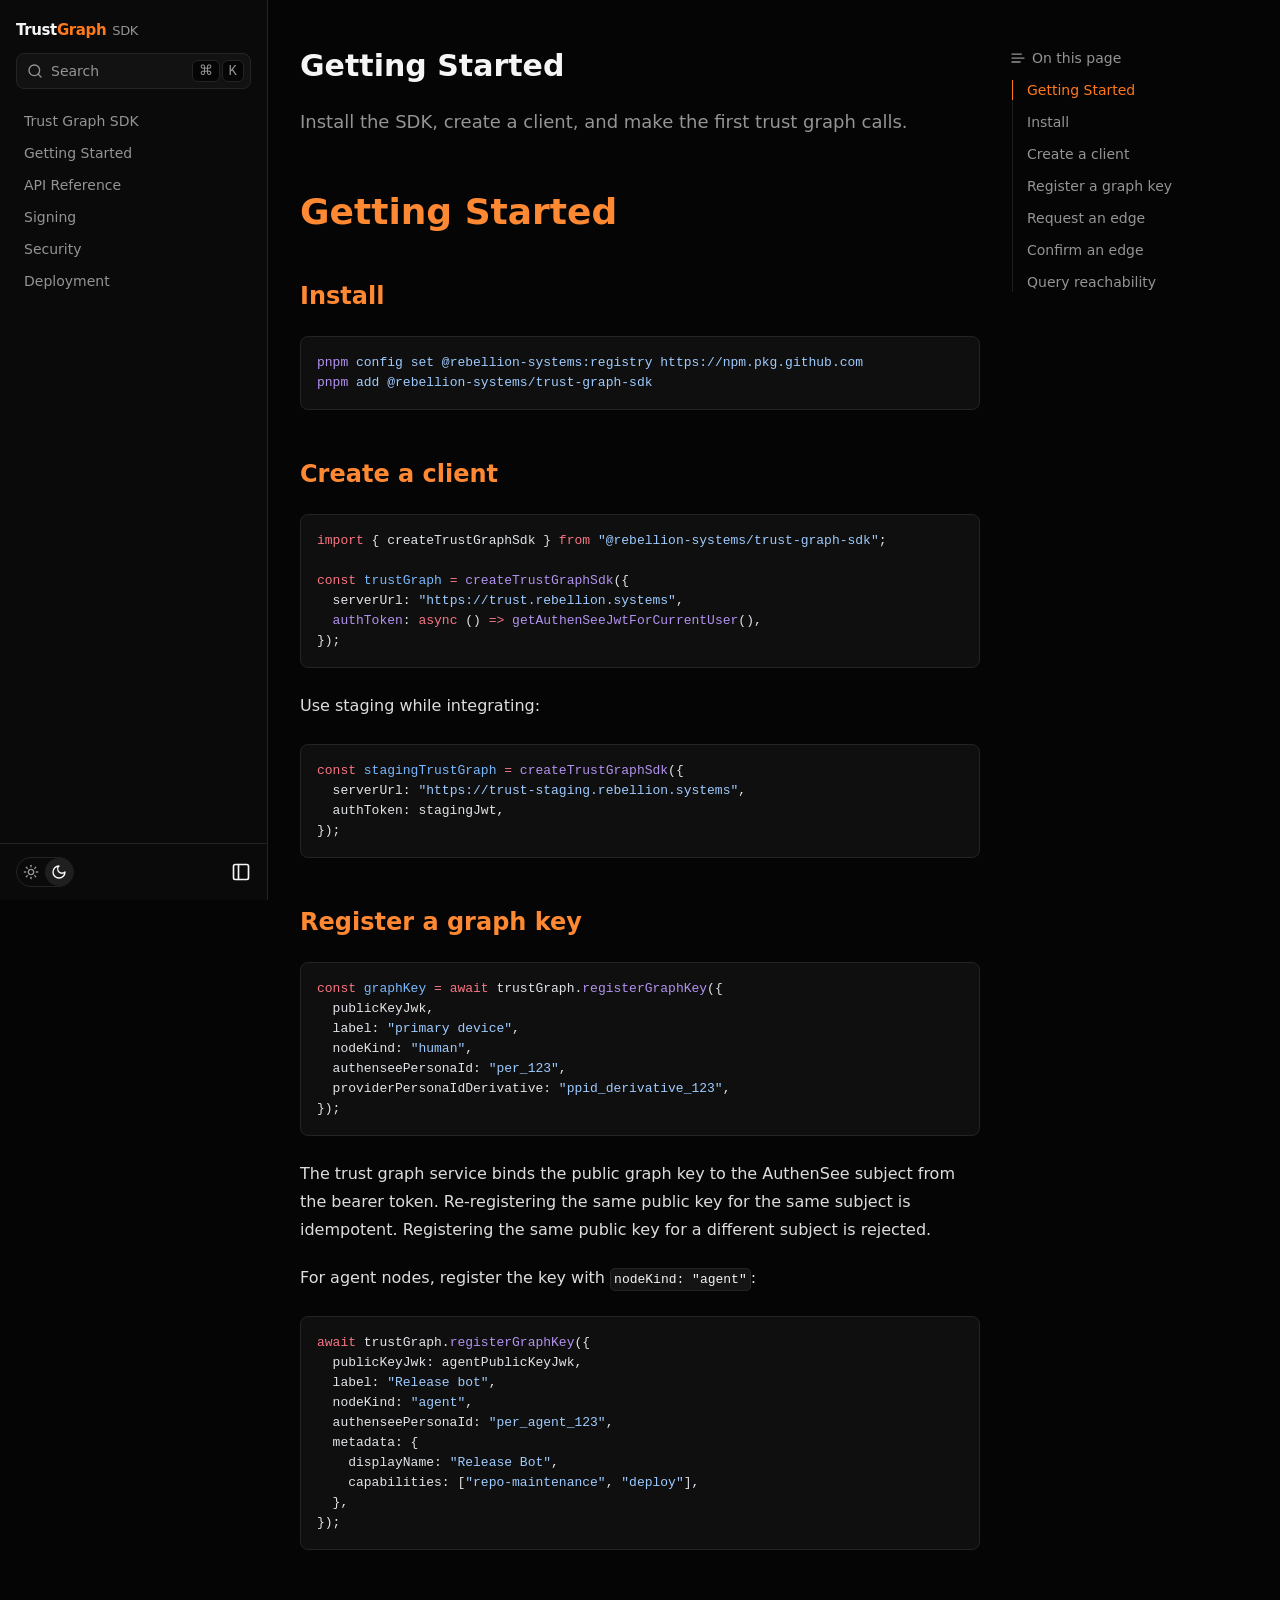
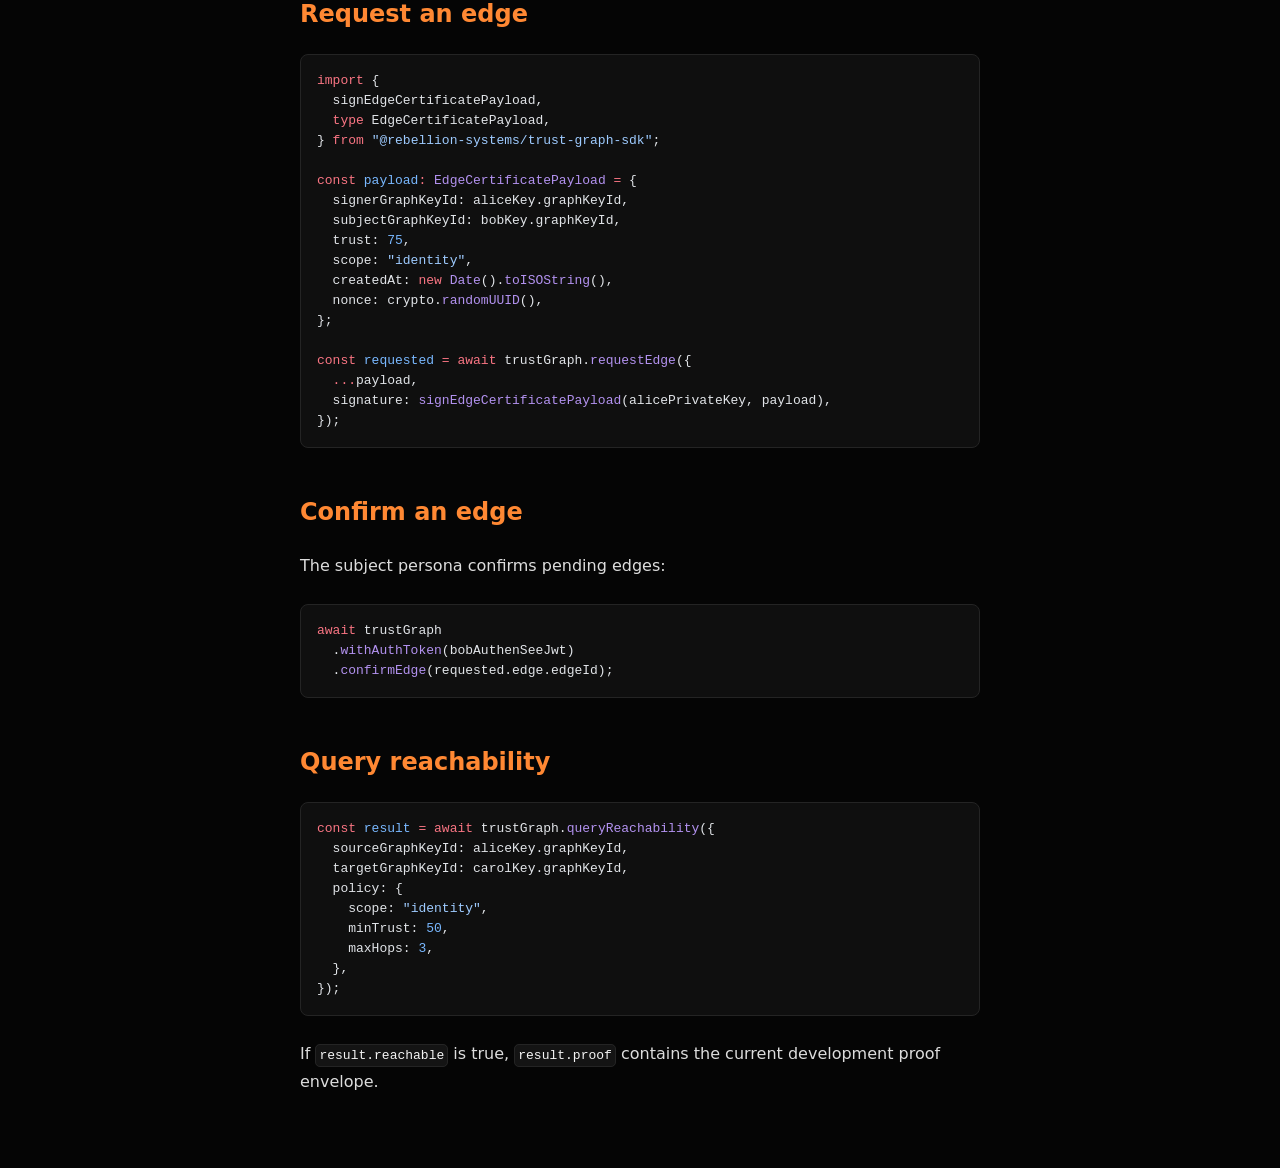
<file: getting-started.html>
<!DOCTYPE html><html lang="en"><head><meta charSet="utf-8"/><meta name="viewport" content="width=device-width, initial-scale=1"/><link rel="stylesheet" href="/_next/static/css/49cb030279d5a0d4.css" data-precedence="next"/><link rel="stylesheet" href="/_next/static/css/476cfc947baa1806.css" data-precedence="next"/><link rel="preload" as="script" fetchPriority="low" href="/_next/static/chunks/webpack-978d756b92c1ff02.js"/><script src="/_next/static/chunks/2200cc46-8fdced7a1083d209.js" async=""></script><script src="/_next/static/chunks/945-95dc01a65a61b9e0.js" async=""></script><script src="/_next/static/chunks/main-app-08777d5bd916bc3c.js" async=""></script><script src="/_next/static/chunks/950-8ad00fd422a8a261.js" async=""></script><script src="/_next/static/chunks/962-89f0e3a2ffb69e6e.js" async=""></script><script src="/_next/static/chunks/599-0d31e8b9a8f301d7.js" async=""></script><script src="/_next/static/chunks/app/(docs)/layout-4f634dc314f2d56b.js" async=""></script><script src="/_next/static/chunks/app/layout-0a6bef68097fa92b.js" async=""></script><script src="/_next/static/chunks/323-0296ef8be3b59a79.js" async=""></script><script src="/_next/static/chunks/app/(docs)/%5B%5B...slug%5D%5D/page-eab8a6d6b0adbad6.js" async=""></script><title>Getting Started | Trust Graph SDK</title><meta name="description" content="Install the SDK, create a client, and make the first trust graph calls."/><script src="/_next/static/chunks/polyfills-42372ed130431b0a.js" noModule=""></script></head><body class="flex min-h-screen flex-col"><script>((e,t,r,n,o,a,l,i)=>{let u=document.documentElement,c=["light","dark"];function s(t){(Array.isArray(e)?e:[e]).forEach(e=>{let r="class"===e,n=r&&a?o.map(e=>a[e]||e):o;r?(u.classList.remove(...n),u.classList.add(a&&a[t]?a[t]:t)):u.setAttribute(e,t)}),i&&c.includes(t)&&(u.style.colorScheme=t)}if(n)s(n);else try{let e=localStorage.getItem(t)||r,n=l&&"system"===e?window.matchMedia("(prefers-color-scheme: dark)").matches?"dark":"light":e;s(n)}catch(e){}})("class","theme","dark",null,["light","dark"],null,true,true)</script><!--$!--><template data-dgst="BAILOUT_TO_CLIENT_SIDE_RENDERING"></template><!--/$--><header id="nd-subnav" class="sticky top-[var(--fd-banner-height)] z-30 flex h-14 flex-row items-center border-b border-fd-foreground/10 px-4 backdrop-blur-lg transition-colors bg-fd-background/80 md:hidden"><a class="inline-flex items-center gap-2.5 font-semibold" href="/"><span class="font-bold text-[15px] tracking-tight">Trust<span class="text-[#FF7B1A]">Graph</span><span class="text-fd-muted-foreground font-normal ml-1.5 text-[13px]">SDK</span></span></a><div class="flex flex-1 flex-row items-center gap-1"></div><button type="button" class="inline-flex items-center justify-center rounded-md text-sm font-medium transition-colors duration-100 disabled:pointer-events-none disabled:opacity-50 hover:bg-fd-accent hover:text-fd-accent-foreground p-1.5 [&amp;_svg]:size-5" data-search="" aria-label="Open Search"><svg xmlns="http://www.w3.org/2000/svg" width="24" height="24" viewBox="0 0 24 24" fill="none" stroke="currentColor" stroke-width="2" stroke-linecap="round" stroke-linejoin="round" class="lucide lucide-search"><circle cx="11" cy="11" r="8"></circle><path d="m21 21-4.3-4.3"></path></svg></button><button aria-label="Toggle Sidebar" data-open="false" class="inline-flex items-center justify-center rounded-md text-sm font-medium transition-colors duration-100 disabled:pointer-events-none disabled:opacity-50 hover:bg-fd-accent hover:text-fd-accent-foreground p-1.5 [&amp;_svg]:size-5 -me-2 md:hidden"><svg xmlns="http://www.w3.org/2000/svg" width="24" height="24" viewBox="0 0 24 24" fill="none" stroke="currentColor" stroke-width="2" stroke-linecap="round" stroke-linejoin="round" class="lucide lucide-menu"><line x1="4" x2="20" y1="12" y2="12"></line><line x1="4" x2="20" y1="6" y2="6"></line><line x1="4" x2="20" y1="18" y2="18"></line></svg></button></header><main id="nd-docs-layout" class="flex flex-1 flex-row pe-[var(--fd-layout-offset)] [--fd-tocnav-height:36px] md:[--fd-sidebar-width:268px] xl:[--fd-toc-width:268px] xl:[--fd-tocnav-height:0px] [--fd-nav-height:3.5rem] md:[--fd-nav-height:0px]" style="--fd-layout-offset:max(calc(50vw - var(--fd-layout-width) / 2), 0px)"><button type="button" aria-label="Collapse Sidebar" data-collapsed="false" class="inline-flex items-center justify-center rounded-md text-sm font-medium transition-colors duration-100 disabled:pointer-events-none disabled:opacity-50 hover:bg-fd-accent hover:text-fd-accent-foreground p-1.5 [&amp;_svg]:size-5 fixed bottom-3 z-30 backdrop-blur-lg data-[collapsed=false]:hidden max-md:hidden" style="inset-inline-start:calc(var(--fd-layout-offset) + 0.5rem)"><svg xmlns="http://www.w3.org/2000/svg" width="24" height="24" viewBox="0 0 24 24" fill="none" stroke="currentColor" stroke-width="2" stroke-linecap="round" stroke-linejoin="round" class="lucide lucide-panel-left"><rect width="18" height="18" x="3" y="3" rx="2"></rect><path d="M9 3v18"></path></svg></button><aside data-open="false" id="nd-sidebar" data-collapsed="false" style="--fd-sidebar-offset:calc(var(--fd-sidebar-width) - 20px);--fd-sidebar-height:calc(100dvh - var(--fd-banner-height) - var(--fd-nav-height))" class="fixed top-fd-layout-top z-30 bg-fd-card text-sm md:sticky md:h-[var(--fd-sidebar-height)] max-md:inset-x-0 max-md:bottom-0 max-md:bg-fd-background/80 max-md:text-[15px] max-md:backdrop-blur-lg max-md:data-[open=false]:invisible md:transition-all md:ps-[var(--fd-layout-offset)]"><div class="flex size-full max-w-full flex-col pt-2 md:ms-auto md:w-[var(--fd-sidebar-width)] md:border-e md:pt-4"><div class="flex flex-col gap-2 px-4 empty:hidden"><div class="flex flex-row items-center max-md:hidden"><a class="inline-flex items-center gap-2.5 py-1 font-medium" href="/"><span class="font-bold text-[15px] tracking-tight">Trust<span class="text-[#FF7B1A]">Graph</span><span class="text-fd-muted-foreground font-normal ml-1.5 text-[13px]">SDK</span></span></a></div><button type="button" data-search-full="" class="inline-flex items-center gap-2 border bg-fd-secondary/50 p-1.5 text-sm text-fd-muted-foreground transition-colors hover:bg-fd-accent hover:text-fd-accent-foreground rounded-lg max-md:hidden"><svg xmlns="http://www.w3.org/2000/svg" width="24" height="24" viewBox="0 0 24 24" fill="none" stroke="currentColor" stroke-width="2" stroke-linecap="round" stroke-linejoin="round" class="lucide lucide-search ms-1 size-4"><circle cx="11" cy="11" r="8"></circle><path d="m21 21-4.3-4.3"></path></svg>Search<div class="ms-auto inline-flex gap-0.5"><kbd class="rounded-md border bg-fd-background px-1.5">⌘</kbd><kbd class="rounded-md border bg-fd-background px-1.5">K</kbd></div></button></div><div dir="ltr" class="overflow-hidden h-full" style="position:relative;--radix-scroll-area-corner-width:0px;--radix-scroll-area-corner-height:0px"><style>[data-radix-scroll-area-viewport]{scrollbar-width:none;-ms-overflow-style:none;-webkit-overflow-scrolling:touch;}[data-radix-scroll-area-viewport]::-webkit-scrollbar{display:none}</style><div data-radix-scroll-area-viewport="" class="size-full rounded-[inherit] p-4" style="overflow-x:hidden;overflow-y:hidden;mask-image:linear-gradient(to bottom, transparent 2px, white 16px)"><div style="min-width:100%;display:table"><div class="mb-4 empty:hidden md:hidden"></div><a data-active="false" class="flex flex-row items-center gap-2 rounded-md p-2 text-start text-fd-muted-foreground [overflow-wrap:anywhere] md:py-1.5 [&amp;_svg]:size-4 [&amp;_svg]:shrink-0 transition-colors hover:bg-fd-accent/50 hover:text-fd-accent-foreground/80 hover:transition-none" href="/">Trust Graph SDK</a><a data-active="true" class="flex flex-row items-center gap-2 rounded-md p-2 text-start [overflow-wrap:anywhere] md:py-1.5 [&amp;_svg]:size-4 [&amp;_svg]:shrink-0 bg-fd-primary/10 font-medium text-fd-primary" href="/getting-started">Getting Started</a><a data-active="false" class="flex flex-row items-center gap-2 rounded-md p-2 text-start text-fd-muted-foreground [overflow-wrap:anywhere] md:py-1.5 [&amp;_svg]:size-4 [&amp;_svg]:shrink-0 transition-colors hover:bg-fd-accent/50 hover:text-fd-accent-foreground/80 hover:transition-none" href="/api-reference">API Reference</a><a data-active="false" class="flex flex-row items-center gap-2 rounded-md p-2 text-start text-fd-muted-foreground [overflow-wrap:anywhere] md:py-1.5 [&amp;_svg]:size-4 [&amp;_svg]:shrink-0 transition-colors hover:bg-fd-accent/50 hover:text-fd-accent-foreground/80 hover:transition-none" href="/signing">Signing</a><a data-active="false" class="flex flex-row items-center gap-2 rounded-md p-2 text-start text-fd-muted-foreground [overflow-wrap:anywhere] md:py-1.5 [&amp;_svg]:size-4 [&amp;_svg]:shrink-0 transition-colors hover:bg-fd-accent/50 hover:text-fd-accent-foreground/80 hover:transition-none" href="/security">Security</a><a data-active="false" class="flex flex-row items-center gap-2 rounded-md p-2 text-start text-fd-muted-foreground [overflow-wrap:anywhere] md:py-1.5 [&amp;_svg]:size-4 [&amp;_svg]:shrink-0 transition-colors hover:bg-fd-accent/50 hover:text-fd-accent-foreground/80 hover:transition-none" href="/deployment">Deployment</a></div></div></div><div class="flex flex-col border-t px-4 py-3 empty:hidden"><div class="flex flex-row items-center"><div role="separator" class="flex-1"></div><button class="inline-flex items-center rounded-full border p-0 md:order-first" data-theme-toggle=""><svg xmlns="http://www.w3.org/2000/svg" width="24" height="24" viewBox="0 0 24 24" fill="none" stroke="currentColor" stroke-width="2" stroke-linecap="round" stroke-linejoin="round" class="lucide lucide-sun size-7 rounded-full p-1.5 text-fd-muted-foreground"><circle cx="12" cy="12" r="4"></circle><path d="M12 2v2"></path><path d="M12 20v2"></path><path d="m4.93 4.93 1.41 1.41"></path><path d="m17.66 17.66 1.41 1.41"></path><path d="M2 12h2"></path><path d="M20 12h2"></path><path d="m6.34 17.66-1.41 1.41"></path><path d="m19.07 4.93-1.41 1.41"></path></svg><svg xmlns="http://www.w3.org/2000/svg" width="24" height="24" viewBox="0 0 24 24" fill="none" stroke="currentColor" stroke-width="2" stroke-linecap="round" stroke-linejoin="round" class="lucide lucide-moon size-7 rounded-full p-1.5 text-fd-muted-foreground"><path d="M12 3a6 6 0 0 0 9 9 9 9 0 1 1-9-9Z"></path></svg></button><button type="button" aria-label="Collapse Sidebar" data-collapsed="false" class="inline-flex items-center justify-center rounded-md text-sm font-medium transition-colors duration-100 disabled:pointer-events-none disabled:opacity-50 hover:bg-fd-accent hover:text-fd-accent-foreground p-1.5 [&amp;_svg]:size-5 -me-1.5 max-md:hidden"><svg xmlns="http://www.w3.org/2000/svg" width="24" height="24" viewBox="0 0 24 24" fill="none" stroke="currentColor" stroke-width="2" stroke-linecap="round" stroke-linejoin="round" class="lucide lucide-panel-left"><rect width="18" height="18" x="3" y="3" rx="2"></rect><path d="M9 3v18"></path></svg></button></div></div></div></aside><div id="nd-page" class="flex w-full min-w-0 flex-col"><header id="nd-tocnav" class="sticky top-fd-layout-top z-10 flex flex-row items-center border-b border-fd-foreground/10 text-sm backdrop-blur-md transition-colors bg-fd-background/80 xl:hidden" style="--fd-toc-top-with-offset:calc(4px + var(--fd-banner-height) + var(--fd-nav-height))"><button type="button" aria-haspopup="dialog" aria-expanded="false" data-state="closed" class="inline-flex items-center gap-2 text-nowrap px-4 py-2 text-start size-full"><svg xmlns="http://www.w3.org/2000/svg" width="24" height="24" viewBox="0 0 24 24" fill="none" stroke="currentColor" stroke-width="2" stroke-linecap="round" stroke-linejoin="round" class="lucide lucide-text size-4 shrink-0"><path d="M17 6.1H3"></path><path d="M21 12.1H3"></path><path d="M15.1 18H3"></path></svg>On this page</button></header><article class="flex w-full flex-1 flex-col gap-6 px-4 pt-8 md:pt-12 lg:px-8 xl:mx-auto max-w-[860px]"><h1 class="text-3xl font-bold">Getting Started</h1><p class="mb-8 text-lg text-fd-muted-foreground">Install the SDK, create a client, and make the first trust graph calls.</p><div class="prose"><h1 class="flex scroll-m-28 flex-row items-center gap-2" id="getting-started"><a data-card="" href="#getting-started" class="peer">Getting Started</a><svg xmlns="http://www.w3.org/2000/svg" width="24" height="24" viewBox="0 0 24 24" fill="none" stroke="currentColor" stroke-width="2" stroke-linecap="round" stroke-linejoin="round" class="lucide lucide-link size-3.5 shrink-0 text-fd-muted-foreground opacity-0 transition-opacity peer-hover:opacity-100" aria-label="Link to section"><path d="M10 13a5 5 0 0 0 7.54.54l3-3a5 5 0 0 0-7.07-7.07l-1.72 1.71"></path><path d="M14 11a5 5 0 0 0-7.54-.54l-3 3a5 5 0 0 0 7.07 7.07l1.71-1.71"></path></svg></h1>
<h2 class="flex scroll-m-28 flex-row items-center gap-2" id="install"><a data-card="" href="#install" class="peer">Install</a><svg xmlns="http://www.w3.org/2000/svg" width="24" height="24" viewBox="0 0 24 24" fill="none" stroke="currentColor" stroke-width="2" stroke-linecap="round" stroke-linejoin="round" class="lucide lucide-link size-3.5 shrink-0 text-fd-muted-foreground opacity-0 transition-opacity peer-hover:opacity-100" aria-label="Link to section"><path d="M10 13a5 5 0 0 0 7.54.54l3-3a5 5 0 0 0-7.07-7.07l-1.72 1.71"></path><path d="M14 11a5 5 0 0 0-7.54-.54l-3 3a5 5 0 0 0 7.07 7.07l1.71-1.71"></path></svg></h2>
<figure class="not-prose group fd-codeblock relative my-6 overflow-hidden rounded-lg border bg-fd-secondary/50 text-sm shiki shiki-themes github-light github-dark" style="--shiki-light:#24292e;--shiki-dark:#e1e4e8;--shiki-light-bg:#fff;--shiki-dark-bg:#24292e" tabindex="0"><button type="button" class="inline-flex items-center justify-center rounded-md p-2 text-sm font-medium duration-100 disabled:pointer-events-none disabled:opacity-50 hover:bg-fd-accent hover:text-fd-accent-foreground transition-opacity group-hover:opacity-100 opacity-0 absolute right-2 top-2 z-[2] backdrop-blur-md" aria-label="Copy Text"><svg xmlns="http://www.w3.org/2000/svg" width="24" height="24" viewBox="0 0 24 24" fill="none" stroke="currentColor" stroke-width="2" stroke-linecap="round" stroke-linejoin="round" class="lucide lucide-check size-3.5 transition-transform scale-0"><path d="M20 6 9 17l-5-5"></path></svg><svg xmlns="http://www.w3.org/2000/svg" width="24" height="24" viewBox="0 0 24 24" fill="none" stroke="currentColor" stroke-width="2" stroke-linecap="round" stroke-linejoin="round" class="lucide lucide-copy absolute size-3.5 transition-transform"><rect width="14" height="14" x="8" y="8" rx="2" ry="2"></rect><path d="M4 16c-1.1 0-2-.9-2-2V4c0-1.1.9-2 2-2h10c1.1 0 2 .9 2 2"></path></svg></button><div dir="ltr" class="overflow-hidden" style="position:relative;--radix-scroll-area-corner-width:0px;--radix-scroll-area-corner-height:0px"><style>[data-radix-scroll-area-viewport]{scrollbar-width:none;-ms-overflow-style:none;-webkit-overflow-scrolling:touch;}[data-radix-scroll-area-viewport]::-webkit-scrollbar{display:none}</style><div data-radix-scroll-area-viewport="" class="size-full rounded-[inherit] max-h-[600px]" style="overflow-x:hidden;overflow-y:hidden"><div style="min-width:100%;display:table"><pre class="p-4 focus-visible:outline-none"><code><span class="line"><span style="--shiki-light:#6F42C1;--shiki-dark:#B392F0">pnpm</span><span style="--shiki-light:#032F62;--shiki-dark:#9ECBFF"> config</span><span style="--shiki-light:#032F62;--shiki-dark:#9ECBFF"> set</span><span style="--shiki-light:#032F62;--shiki-dark:#9ECBFF"> @rebellion-systems:registry</span><span style="--shiki-light:#032F62;--shiki-dark:#9ECBFF"> https://npm.pkg.github.com</span></span>
<span class="line"><span style="--shiki-light:#6F42C1;--shiki-dark:#B392F0">pnpm</span><span style="--shiki-light:#032F62;--shiki-dark:#9ECBFF"> add</span><span style="--shiki-light:#032F62;--shiki-dark:#9ECBFF"> @rebellion-systems/trust-graph-sdk</span></span></code></pre></div></div></div></figure>
<h2 class="flex scroll-m-28 flex-row items-center gap-2" id="create-a-client"><a data-card="" href="#create-a-client" class="peer">Create a client</a><svg xmlns="http://www.w3.org/2000/svg" width="24" height="24" viewBox="0 0 24 24" fill="none" stroke="currentColor" stroke-width="2" stroke-linecap="round" stroke-linejoin="round" class="lucide lucide-link size-3.5 shrink-0 text-fd-muted-foreground opacity-0 transition-opacity peer-hover:opacity-100" aria-label="Link to section"><path d="M10 13a5 5 0 0 0 7.54.54l3-3a5 5 0 0 0-7.07-7.07l-1.72 1.71"></path><path d="M14 11a5 5 0 0 0-7.54-.54l-3 3a5 5 0 0 0 7.07 7.07l1.71-1.71"></path></svg></h2>
<figure class="not-prose group fd-codeblock relative my-6 overflow-hidden rounded-lg border bg-fd-secondary/50 text-sm shiki shiki-themes github-light github-dark" style="--shiki-light:#24292e;--shiki-dark:#e1e4e8;--shiki-light-bg:#fff;--shiki-dark-bg:#24292e" tabindex="0"><button type="button" class="inline-flex items-center justify-center rounded-md p-2 text-sm font-medium duration-100 disabled:pointer-events-none disabled:opacity-50 hover:bg-fd-accent hover:text-fd-accent-foreground transition-opacity group-hover:opacity-100 opacity-0 absolute right-2 top-2 z-[2] backdrop-blur-md" aria-label="Copy Text"><svg xmlns="http://www.w3.org/2000/svg" width="24" height="24" viewBox="0 0 24 24" fill="none" stroke="currentColor" stroke-width="2" stroke-linecap="round" stroke-linejoin="round" class="lucide lucide-check size-3.5 transition-transform scale-0"><path d="M20 6 9 17l-5-5"></path></svg><svg xmlns="http://www.w3.org/2000/svg" width="24" height="24" viewBox="0 0 24 24" fill="none" stroke="currentColor" stroke-width="2" stroke-linecap="round" stroke-linejoin="round" class="lucide lucide-copy absolute size-3.5 transition-transform"><rect width="14" height="14" x="8" y="8" rx="2" ry="2"></rect><path d="M4 16c-1.1 0-2-.9-2-2V4c0-1.1.9-2 2-2h10c1.1 0 2 .9 2 2"></path></svg></button><div dir="ltr" class="overflow-hidden" style="position:relative;--radix-scroll-area-corner-width:0px;--radix-scroll-area-corner-height:0px"><style>[data-radix-scroll-area-viewport]{scrollbar-width:none;-ms-overflow-style:none;-webkit-overflow-scrolling:touch;}[data-radix-scroll-area-viewport]::-webkit-scrollbar{display:none}</style><div data-radix-scroll-area-viewport="" class="size-full rounded-[inherit] max-h-[600px]" style="overflow-x:hidden;overflow-y:hidden"><div style="min-width:100%;display:table"><pre class="p-4 focus-visible:outline-none"><code><span class="line"><span style="--shiki-light:#D73A49;--shiki-dark:#F97583">import</span><span style="--shiki-light:#24292E;--shiki-dark:#E1E4E8"> { createTrustGraphSdk } </span><span style="--shiki-light:#D73A49;--shiki-dark:#F97583">from</span><span style="--shiki-light:#032F62;--shiki-dark:#9ECBFF"> &quot;@rebellion-systems/trust-graph-sdk&quot;</span><span style="--shiki-light:#24292E;--shiki-dark:#E1E4E8">;</span></span>
<span class="line"> </span>
<span class="line"><span style="--shiki-light:#D73A49;--shiki-dark:#F97583">const</span><span style="--shiki-light:#005CC5;--shiki-dark:#79B8FF"> trustGraph</span><span style="--shiki-light:#D73A49;--shiki-dark:#F97583"> =</span><span style="--shiki-light:#6F42C1;--shiki-dark:#B392F0"> createTrustGraphSdk</span><span style="--shiki-light:#24292E;--shiki-dark:#E1E4E8">({</span></span>
<span class="line"><span style="--shiki-light:#24292E;--shiki-dark:#E1E4E8">  serverUrl: </span><span style="--shiki-light:#032F62;--shiki-dark:#9ECBFF">&quot;https://trust.rebellion.systems&quot;</span><span style="--shiki-light:#24292E;--shiki-dark:#E1E4E8">,</span></span>
<span class="line"><span style="--shiki-light:#6F42C1;--shiki-dark:#B392F0">  authToken</span><span style="--shiki-light:#24292E;--shiki-dark:#E1E4E8">: </span><span style="--shiki-light:#D73A49;--shiki-dark:#F97583">async</span><span style="--shiki-light:#24292E;--shiki-dark:#E1E4E8"> () </span><span style="--shiki-light:#D73A49;--shiki-dark:#F97583">=&gt;</span><span style="--shiki-light:#6F42C1;--shiki-dark:#B392F0"> getAuthenSeeJwtForCurrentUser</span><span style="--shiki-light:#24292E;--shiki-dark:#E1E4E8">(),</span></span>
<span class="line"><span style="--shiki-light:#24292E;--shiki-dark:#E1E4E8">});</span></span></code></pre></div></div></div></figure>
<p>Use staging while integrating:</p>
<figure class="not-prose group fd-codeblock relative my-6 overflow-hidden rounded-lg border bg-fd-secondary/50 text-sm shiki shiki-themes github-light github-dark" style="--shiki-light:#24292e;--shiki-dark:#e1e4e8;--shiki-light-bg:#fff;--shiki-dark-bg:#24292e" tabindex="0"><button type="button" class="inline-flex items-center justify-center rounded-md p-2 text-sm font-medium duration-100 disabled:pointer-events-none disabled:opacity-50 hover:bg-fd-accent hover:text-fd-accent-foreground transition-opacity group-hover:opacity-100 opacity-0 absolute right-2 top-2 z-[2] backdrop-blur-md" aria-label="Copy Text"><svg xmlns="http://www.w3.org/2000/svg" width="24" height="24" viewBox="0 0 24 24" fill="none" stroke="currentColor" stroke-width="2" stroke-linecap="round" stroke-linejoin="round" class="lucide lucide-check size-3.5 transition-transform scale-0"><path d="M20 6 9 17l-5-5"></path></svg><svg xmlns="http://www.w3.org/2000/svg" width="24" height="24" viewBox="0 0 24 24" fill="none" stroke="currentColor" stroke-width="2" stroke-linecap="round" stroke-linejoin="round" class="lucide lucide-copy absolute size-3.5 transition-transform"><rect width="14" height="14" x="8" y="8" rx="2" ry="2"></rect><path d="M4 16c-1.1 0-2-.9-2-2V4c0-1.1.9-2 2-2h10c1.1 0 2 .9 2 2"></path></svg></button><div dir="ltr" class="overflow-hidden" style="position:relative;--radix-scroll-area-corner-width:0px;--radix-scroll-area-corner-height:0px"><style>[data-radix-scroll-area-viewport]{scrollbar-width:none;-ms-overflow-style:none;-webkit-overflow-scrolling:touch;}[data-radix-scroll-area-viewport]::-webkit-scrollbar{display:none}</style><div data-radix-scroll-area-viewport="" class="size-full rounded-[inherit] max-h-[600px]" style="overflow-x:hidden;overflow-y:hidden"><div style="min-width:100%;display:table"><pre class="p-4 focus-visible:outline-none"><code><span class="line"><span style="--shiki-light:#D73A49;--shiki-dark:#F97583">const</span><span style="--shiki-light:#005CC5;--shiki-dark:#79B8FF"> stagingTrustGraph</span><span style="--shiki-light:#D73A49;--shiki-dark:#F97583"> =</span><span style="--shiki-light:#6F42C1;--shiki-dark:#B392F0"> createTrustGraphSdk</span><span style="--shiki-light:#24292E;--shiki-dark:#E1E4E8">({</span></span>
<span class="line"><span style="--shiki-light:#24292E;--shiki-dark:#E1E4E8">  serverUrl: </span><span style="--shiki-light:#032F62;--shiki-dark:#9ECBFF">&quot;https://trust-staging.rebellion.systems&quot;</span><span style="--shiki-light:#24292E;--shiki-dark:#E1E4E8">,</span></span>
<span class="line"><span style="--shiki-light:#24292E;--shiki-dark:#E1E4E8">  authToken: stagingJwt,</span></span>
<span class="line"><span style="--shiki-light:#24292E;--shiki-dark:#E1E4E8">});</span></span></code></pre></div></div></div></figure>
<h2 class="flex scroll-m-28 flex-row items-center gap-2" id="register-a-graph-key"><a data-card="" href="#register-a-graph-key" class="peer">Register a graph key</a><svg xmlns="http://www.w3.org/2000/svg" width="24" height="24" viewBox="0 0 24 24" fill="none" stroke="currentColor" stroke-width="2" stroke-linecap="round" stroke-linejoin="round" class="lucide lucide-link size-3.5 shrink-0 text-fd-muted-foreground opacity-0 transition-opacity peer-hover:opacity-100" aria-label="Link to section"><path d="M10 13a5 5 0 0 0 7.54.54l3-3a5 5 0 0 0-7.07-7.07l-1.72 1.71"></path><path d="M14 11a5 5 0 0 0-7.54-.54l-3 3a5 5 0 0 0 7.07 7.07l1.71-1.71"></path></svg></h2>
<figure class="not-prose group fd-codeblock relative my-6 overflow-hidden rounded-lg border bg-fd-secondary/50 text-sm shiki shiki-themes github-light github-dark" style="--shiki-light:#24292e;--shiki-dark:#e1e4e8;--shiki-light-bg:#fff;--shiki-dark-bg:#24292e" tabindex="0"><button type="button" class="inline-flex items-center justify-center rounded-md p-2 text-sm font-medium duration-100 disabled:pointer-events-none disabled:opacity-50 hover:bg-fd-accent hover:text-fd-accent-foreground transition-opacity group-hover:opacity-100 opacity-0 absolute right-2 top-2 z-[2] backdrop-blur-md" aria-label="Copy Text"><svg xmlns="http://www.w3.org/2000/svg" width="24" height="24" viewBox="0 0 24 24" fill="none" stroke="currentColor" stroke-width="2" stroke-linecap="round" stroke-linejoin="round" class="lucide lucide-check size-3.5 transition-transform scale-0"><path d="M20 6 9 17l-5-5"></path></svg><svg xmlns="http://www.w3.org/2000/svg" width="24" height="24" viewBox="0 0 24 24" fill="none" stroke="currentColor" stroke-width="2" stroke-linecap="round" stroke-linejoin="round" class="lucide lucide-copy absolute size-3.5 transition-transform"><rect width="14" height="14" x="8" y="8" rx="2" ry="2"></rect><path d="M4 16c-1.1 0-2-.9-2-2V4c0-1.1.9-2 2-2h10c1.1 0 2 .9 2 2"></path></svg></button><div dir="ltr" class="overflow-hidden" style="position:relative;--radix-scroll-area-corner-width:0px;--radix-scroll-area-corner-height:0px"><style>[data-radix-scroll-area-viewport]{scrollbar-width:none;-ms-overflow-style:none;-webkit-overflow-scrolling:touch;}[data-radix-scroll-area-viewport]::-webkit-scrollbar{display:none}</style><div data-radix-scroll-area-viewport="" class="size-full rounded-[inherit] max-h-[600px]" style="overflow-x:hidden;overflow-y:hidden"><div style="min-width:100%;display:table"><pre class="p-4 focus-visible:outline-none"><code><span class="line"><span style="--shiki-light:#D73A49;--shiki-dark:#F97583">const</span><span style="--shiki-light:#005CC5;--shiki-dark:#79B8FF"> graphKey</span><span style="--shiki-light:#D73A49;--shiki-dark:#F97583"> =</span><span style="--shiki-light:#D73A49;--shiki-dark:#F97583"> await</span><span style="--shiki-light:#24292E;--shiki-dark:#E1E4E8"> trustGraph.</span><span style="--shiki-light:#6F42C1;--shiki-dark:#B392F0">registerGraphKey</span><span style="--shiki-light:#24292E;--shiki-dark:#E1E4E8">({</span></span>
<span class="line"><span style="--shiki-light:#24292E;--shiki-dark:#E1E4E8">  publicKeyJwk,</span></span>
<span class="line"><span style="--shiki-light:#24292E;--shiki-dark:#E1E4E8">  label: </span><span style="--shiki-light:#032F62;--shiki-dark:#9ECBFF">&quot;primary device&quot;</span><span style="--shiki-light:#24292E;--shiki-dark:#E1E4E8">,</span></span>
<span class="line"><span style="--shiki-light:#24292E;--shiki-dark:#E1E4E8">  nodeKind: </span><span style="--shiki-light:#032F62;--shiki-dark:#9ECBFF">&quot;human&quot;</span><span style="--shiki-light:#24292E;--shiki-dark:#E1E4E8">,</span></span>
<span class="line"><span style="--shiki-light:#24292E;--shiki-dark:#E1E4E8">  authenseePersonaId: </span><span style="--shiki-light:#032F62;--shiki-dark:#9ECBFF">&quot;per_123&quot;</span><span style="--shiki-light:#24292E;--shiki-dark:#E1E4E8">,</span></span>
<span class="line"><span style="--shiki-light:#24292E;--shiki-dark:#E1E4E8">  providerPersonaIdDerivative: </span><span style="--shiki-light:#032F62;--shiki-dark:#9ECBFF">&quot;ppid_derivative_123&quot;</span><span style="--shiki-light:#24292E;--shiki-dark:#E1E4E8">,</span></span>
<span class="line"><span style="--shiki-light:#24292E;--shiki-dark:#E1E4E8">});</span></span></code></pre></div></div></div></figure>
<p>The trust graph service binds the public graph key to the AuthenSee subject from
the bearer token. Re-registering the same public key for the same subject is
idempotent. Registering the same public key for a different subject is rejected.</p>
<p>For agent nodes, register the key with <code>nodeKind: &quot;agent&quot;</code>:</p>
<figure class="not-prose group fd-codeblock relative my-6 overflow-hidden rounded-lg border bg-fd-secondary/50 text-sm shiki shiki-themes github-light github-dark" style="--shiki-light:#24292e;--shiki-dark:#e1e4e8;--shiki-light-bg:#fff;--shiki-dark-bg:#24292e" tabindex="0"><button type="button" class="inline-flex items-center justify-center rounded-md p-2 text-sm font-medium duration-100 disabled:pointer-events-none disabled:opacity-50 hover:bg-fd-accent hover:text-fd-accent-foreground transition-opacity group-hover:opacity-100 opacity-0 absolute right-2 top-2 z-[2] backdrop-blur-md" aria-label="Copy Text"><svg xmlns="http://www.w3.org/2000/svg" width="24" height="24" viewBox="0 0 24 24" fill="none" stroke="currentColor" stroke-width="2" stroke-linecap="round" stroke-linejoin="round" class="lucide lucide-check size-3.5 transition-transform scale-0"><path d="M20 6 9 17l-5-5"></path></svg><svg xmlns="http://www.w3.org/2000/svg" width="24" height="24" viewBox="0 0 24 24" fill="none" stroke="currentColor" stroke-width="2" stroke-linecap="round" stroke-linejoin="round" class="lucide lucide-copy absolute size-3.5 transition-transform"><rect width="14" height="14" x="8" y="8" rx="2" ry="2"></rect><path d="M4 16c-1.1 0-2-.9-2-2V4c0-1.1.9-2 2-2h10c1.1 0 2 .9 2 2"></path></svg></button><div dir="ltr" class="overflow-hidden" style="position:relative;--radix-scroll-area-corner-width:0px;--radix-scroll-area-corner-height:0px"><style>[data-radix-scroll-area-viewport]{scrollbar-width:none;-ms-overflow-style:none;-webkit-overflow-scrolling:touch;}[data-radix-scroll-area-viewport]::-webkit-scrollbar{display:none}</style><div data-radix-scroll-area-viewport="" class="size-full rounded-[inherit] max-h-[600px]" style="overflow-x:hidden;overflow-y:hidden"><div style="min-width:100%;display:table"><pre class="p-4 focus-visible:outline-none"><code><span class="line"><span style="--shiki-light:#D73A49;--shiki-dark:#F97583">await</span><span style="--shiki-light:#24292E;--shiki-dark:#E1E4E8"> trustGraph.</span><span style="--shiki-light:#6F42C1;--shiki-dark:#B392F0">registerGraphKey</span><span style="--shiki-light:#24292E;--shiki-dark:#E1E4E8">({</span></span>
<span class="line"><span style="--shiki-light:#24292E;--shiki-dark:#E1E4E8">  publicKeyJwk: agentPublicKeyJwk,</span></span>
<span class="line"><span style="--shiki-light:#24292E;--shiki-dark:#E1E4E8">  label: </span><span style="--shiki-light:#032F62;--shiki-dark:#9ECBFF">&quot;Release bot&quot;</span><span style="--shiki-light:#24292E;--shiki-dark:#E1E4E8">,</span></span>
<span class="line"><span style="--shiki-light:#24292E;--shiki-dark:#E1E4E8">  nodeKind: </span><span style="--shiki-light:#032F62;--shiki-dark:#9ECBFF">&quot;agent&quot;</span><span style="--shiki-light:#24292E;--shiki-dark:#E1E4E8">,</span></span>
<span class="line"><span style="--shiki-light:#24292E;--shiki-dark:#E1E4E8">  authenseePersonaId: </span><span style="--shiki-light:#032F62;--shiki-dark:#9ECBFF">&quot;per_agent_123&quot;</span><span style="--shiki-light:#24292E;--shiki-dark:#E1E4E8">,</span></span>
<span class="line"><span style="--shiki-light:#24292E;--shiki-dark:#E1E4E8">  metadata: {</span></span>
<span class="line"><span style="--shiki-light:#24292E;--shiki-dark:#E1E4E8">    displayName: </span><span style="--shiki-light:#032F62;--shiki-dark:#9ECBFF">&quot;Release Bot&quot;</span><span style="--shiki-light:#24292E;--shiki-dark:#E1E4E8">,</span></span>
<span class="line"><span style="--shiki-light:#24292E;--shiki-dark:#E1E4E8">    capabilities: [</span><span style="--shiki-light:#032F62;--shiki-dark:#9ECBFF">&quot;repo-maintenance&quot;</span><span style="--shiki-light:#24292E;--shiki-dark:#E1E4E8">, </span><span style="--shiki-light:#032F62;--shiki-dark:#9ECBFF">&quot;deploy&quot;</span><span style="--shiki-light:#24292E;--shiki-dark:#E1E4E8">],</span></span>
<span class="line"><span style="--shiki-light:#24292E;--shiki-dark:#E1E4E8">  },</span></span>
<span class="line"><span style="--shiki-light:#24292E;--shiki-dark:#E1E4E8">});</span></span></code></pre></div></div></div></figure>
<h2 class="flex scroll-m-28 flex-row items-center gap-2" id="request-an-edge"><a data-card="" href="#request-an-edge" class="peer">Request an edge</a><svg xmlns="http://www.w3.org/2000/svg" width="24" height="24" viewBox="0 0 24 24" fill="none" stroke="currentColor" stroke-width="2" stroke-linecap="round" stroke-linejoin="round" class="lucide lucide-link size-3.5 shrink-0 text-fd-muted-foreground opacity-0 transition-opacity peer-hover:opacity-100" aria-label="Link to section"><path d="M10 13a5 5 0 0 0 7.54.54l3-3a5 5 0 0 0-7.07-7.07l-1.72 1.71"></path><path d="M14 11a5 5 0 0 0-7.54-.54l-3 3a5 5 0 0 0 7.07 7.07l1.71-1.71"></path></svg></h2>
<figure class="not-prose group fd-codeblock relative my-6 overflow-hidden rounded-lg border bg-fd-secondary/50 text-sm shiki shiki-themes github-light github-dark" style="--shiki-light:#24292e;--shiki-dark:#e1e4e8;--shiki-light-bg:#fff;--shiki-dark-bg:#24292e" tabindex="0"><button type="button" class="inline-flex items-center justify-center rounded-md p-2 text-sm font-medium duration-100 disabled:pointer-events-none disabled:opacity-50 hover:bg-fd-accent hover:text-fd-accent-foreground transition-opacity group-hover:opacity-100 opacity-0 absolute right-2 top-2 z-[2] backdrop-blur-md" aria-label="Copy Text"><svg xmlns="http://www.w3.org/2000/svg" width="24" height="24" viewBox="0 0 24 24" fill="none" stroke="currentColor" stroke-width="2" stroke-linecap="round" stroke-linejoin="round" class="lucide lucide-check size-3.5 transition-transform scale-0"><path d="M20 6 9 17l-5-5"></path></svg><svg xmlns="http://www.w3.org/2000/svg" width="24" height="24" viewBox="0 0 24 24" fill="none" stroke="currentColor" stroke-width="2" stroke-linecap="round" stroke-linejoin="round" class="lucide lucide-copy absolute size-3.5 transition-transform"><rect width="14" height="14" x="8" y="8" rx="2" ry="2"></rect><path d="M4 16c-1.1 0-2-.9-2-2V4c0-1.1.9-2 2-2h10c1.1 0 2 .9 2 2"></path></svg></button><div dir="ltr" class="overflow-hidden" style="position:relative;--radix-scroll-area-corner-width:0px;--radix-scroll-area-corner-height:0px"><style>[data-radix-scroll-area-viewport]{scrollbar-width:none;-ms-overflow-style:none;-webkit-overflow-scrolling:touch;}[data-radix-scroll-area-viewport]::-webkit-scrollbar{display:none}</style><div data-radix-scroll-area-viewport="" class="size-full rounded-[inherit] max-h-[600px]" style="overflow-x:hidden;overflow-y:hidden"><div style="min-width:100%;display:table"><pre class="p-4 focus-visible:outline-none"><code><span class="line"><span style="--shiki-light:#D73A49;--shiki-dark:#F97583">import</span><span style="--shiki-light:#24292E;--shiki-dark:#E1E4E8"> {</span></span>
<span class="line"><span style="--shiki-light:#24292E;--shiki-dark:#E1E4E8">  signEdgeCertificatePayload,</span></span>
<span class="line"><span style="--shiki-light:#D73A49;--shiki-dark:#F97583">  type</span><span style="--shiki-light:#24292E;--shiki-dark:#E1E4E8"> EdgeCertificatePayload,</span></span>
<span class="line"><span style="--shiki-light:#24292E;--shiki-dark:#E1E4E8">} </span><span style="--shiki-light:#D73A49;--shiki-dark:#F97583">from</span><span style="--shiki-light:#032F62;--shiki-dark:#9ECBFF"> &quot;@rebellion-systems/trust-graph-sdk&quot;</span><span style="--shiki-light:#24292E;--shiki-dark:#E1E4E8">;</span></span>
<span class="line"> </span>
<span class="line"><span style="--shiki-light:#D73A49;--shiki-dark:#F97583">const</span><span style="--shiki-light:#005CC5;--shiki-dark:#79B8FF"> payload</span><span style="--shiki-light:#D73A49;--shiki-dark:#F97583">:</span><span style="--shiki-light:#6F42C1;--shiki-dark:#B392F0"> EdgeCertificatePayload</span><span style="--shiki-light:#D73A49;--shiki-dark:#F97583"> =</span><span style="--shiki-light:#24292E;--shiki-dark:#E1E4E8"> {</span></span>
<span class="line"><span style="--shiki-light:#24292E;--shiki-dark:#E1E4E8">  signerGraphKeyId: aliceKey.graphKeyId,</span></span>
<span class="line"><span style="--shiki-light:#24292E;--shiki-dark:#E1E4E8">  subjectGraphKeyId: bobKey.graphKeyId,</span></span>
<span class="line"><span style="--shiki-light:#24292E;--shiki-dark:#E1E4E8">  trust: </span><span style="--shiki-light:#005CC5;--shiki-dark:#79B8FF">75</span><span style="--shiki-light:#24292E;--shiki-dark:#E1E4E8">,</span></span>
<span class="line"><span style="--shiki-light:#24292E;--shiki-dark:#E1E4E8">  scope: </span><span style="--shiki-light:#032F62;--shiki-dark:#9ECBFF">&quot;identity&quot;</span><span style="--shiki-light:#24292E;--shiki-dark:#E1E4E8">,</span></span>
<span class="line"><span style="--shiki-light:#24292E;--shiki-dark:#E1E4E8">  createdAt: </span><span style="--shiki-light:#D73A49;--shiki-dark:#F97583">new</span><span style="--shiki-light:#6F42C1;--shiki-dark:#B392F0"> Date</span><span style="--shiki-light:#24292E;--shiki-dark:#E1E4E8">().</span><span style="--shiki-light:#6F42C1;--shiki-dark:#B392F0">toISOString</span><span style="--shiki-light:#24292E;--shiki-dark:#E1E4E8">(),</span></span>
<span class="line"><span style="--shiki-light:#24292E;--shiki-dark:#E1E4E8">  nonce: crypto.</span><span style="--shiki-light:#6F42C1;--shiki-dark:#B392F0">randomUUID</span><span style="--shiki-light:#24292E;--shiki-dark:#E1E4E8">(),</span></span>
<span class="line"><span style="--shiki-light:#24292E;--shiki-dark:#E1E4E8">};</span></span>
<span class="line"> </span>
<span class="line"><span style="--shiki-light:#D73A49;--shiki-dark:#F97583">const</span><span style="--shiki-light:#005CC5;--shiki-dark:#79B8FF"> requested</span><span style="--shiki-light:#D73A49;--shiki-dark:#F97583"> =</span><span style="--shiki-light:#D73A49;--shiki-dark:#F97583"> await</span><span style="--shiki-light:#24292E;--shiki-dark:#E1E4E8"> trustGraph.</span><span style="--shiki-light:#6F42C1;--shiki-dark:#B392F0">requestEdge</span><span style="--shiki-light:#24292E;--shiki-dark:#E1E4E8">({</span></span>
<span class="line"><span style="--shiki-light:#D73A49;--shiki-dark:#F97583">  ...</span><span style="--shiki-light:#24292E;--shiki-dark:#E1E4E8">payload,</span></span>
<span class="line"><span style="--shiki-light:#24292E;--shiki-dark:#E1E4E8">  signature: </span><span style="--shiki-light:#6F42C1;--shiki-dark:#B392F0">signEdgeCertificatePayload</span><span style="--shiki-light:#24292E;--shiki-dark:#E1E4E8">(alicePrivateKey, payload),</span></span>
<span class="line"><span style="--shiki-light:#24292E;--shiki-dark:#E1E4E8">});</span></span></code></pre></div></div></div></figure>
<h2 class="flex scroll-m-28 flex-row items-center gap-2" id="confirm-an-edge"><a data-card="" href="#confirm-an-edge" class="peer">Confirm an edge</a><svg xmlns="http://www.w3.org/2000/svg" width="24" height="24" viewBox="0 0 24 24" fill="none" stroke="currentColor" stroke-width="2" stroke-linecap="round" stroke-linejoin="round" class="lucide lucide-link size-3.5 shrink-0 text-fd-muted-foreground opacity-0 transition-opacity peer-hover:opacity-100" aria-label="Link to section"><path d="M10 13a5 5 0 0 0 7.54.54l3-3a5 5 0 0 0-7.07-7.07l-1.72 1.71"></path><path d="M14 11a5 5 0 0 0-7.54-.54l-3 3a5 5 0 0 0 7.07 7.07l1.71-1.71"></path></svg></h2>
<p>The subject persona confirms pending edges:</p>
<figure class="not-prose group fd-codeblock relative my-6 overflow-hidden rounded-lg border bg-fd-secondary/50 text-sm shiki shiki-themes github-light github-dark" style="--shiki-light:#24292e;--shiki-dark:#e1e4e8;--shiki-light-bg:#fff;--shiki-dark-bg:#24292e" tabindex="0"><button type="button" class="inline-flex items-center justify-center rounded-md p-2 text-sm font-medium duration-100 disabled:pointer-events-none disabled:opacity-50 hover:bg-fd-accent hover:text-fd-accent-foreground transition-opacity group-hover:opacity-100 opacity-0 absolute right-2 top-2 z-[2] backdrop-blur-md" aria-label="Copy Text"><svg xmlns="http://www.w3.org/2000/svg" width="24" height="24" viewBox="0 0 24 24" fill="none" stroke="currentColor" stroke-width="2" stroke-linecap="round" stroke-linejoin="round" class="lucide lucide-check size-3.5 transition-transform scale-0"><path d="M20 6 9 17l-5-5"></path></svg><svg xmlns="http://www.w3.org/2000/svg" width="24" height="24" viewBox="0 0 24 24" fill="none" stroke="currentColor" stroke-width="2" stroke-linecap="round" stroke-linejoin="round" class="lucide lucide-copy absolute size-3.5 transition-transform"><rect width="14" height="14" x="8" y="8" rx="2" ry="2"></rect><path d="M4 16c-1.1 0-2-.9-2-2V4c0-1.1.9-2 2-2h10c1.1 0 2 .9 2 2"></path></svg></button><div dir="ltr" class="overflow-hidden" style="position:relative;--radix-scroll-area-corner-width:0px;--radix-scroll-area-corner-height:0px"><style>[data-radix-scroll-area-viewport]{scrollbar-width:none;-ms-overflow-style:none;-webkit-overflow-scrolling:touch;}[data-radix-scroll-area-viewport]::-webkit-scrollbar{display:none}</style><div data-radix-scroll-area-viewport="" class="size-full rounded-[inherit] max-h-[600px]" style="overflow-x:hidden;overflow-y:hidden"><div style="min-width:100%;display:table"><pre class="p-4 focus-visible:outline-none"><code><span class="line"><span style="--shiki-light:#D73A49;--shiki-dark:#F97583">await</span><span style="--shiki-light:#24292E;--shiki-dark:#E1E4E8"> trustGraph</span></span>
<span class="line"><span style="--shiki-light:#24292E;--shiki-dark:#E1E4E8">  .</span><span style="--shiki-light:#6F42C1;--shiki-dark:#B392F0">withAuthToken</span><span style="--shiki-light:#24292E;--shiki-dark:#E1E4E8">(bobAuthenSeeJwt)</span></span>
<span class="line"><span style="--shiki-light:#24292E;--shiki-dark:#E1E4E8">  .</span><span style="--shiki-light:#6F42C1;--shiki-dark:#B392F0">confirmEdge</span><span style="--shiki-light:#24292E;--shiki-dark:#E1E4E8">(requested.edge.edgeId);</span></span></code></pre></div></div></div></figure>
<h2 class="flex scroll-m-28 flex-row items-center gap-2" id="query-reachability"><a data-card="" href="#query-reachability" class="peer">Query reachability</a><svg xmlns="http://www.w3.org/2000/svg" width="24" height="24" viewBox="0 0 24 24" fill="none" stroke="currentColor" stroke-width="2" stroke-linecap="round" stroke-linejoin="round" class="lucide lucide-link size-3.5 shrink-0 text-fd-muted-foreground opacity-0 transition-opacity peer-hover:opacity-100" aria-label="Link to section"><path d="M10 13a5 5 0 0 0 7.54.54l3-3a5 5 0 0 0-7.07-7.07l-1.72 1.71"></path><path d="M14 11a5 5 0 0 0-7.54-.54l-3 3a5 5 0 0 0 7.07 7.07l1.71-1.71"></path></svg></h2>
<figure class="not-prose group fd-codeblock relative my-6 overflow-hidden rounded-lg border bg-fd-secondary/50 text-sm shiki shiki-themes github-light github-dark" style="--shiki-light:#24292e;--shiki-dark:#e1e4e8;--shiki-light-bg:#fff;--shiki-dark-bg:#24292e" tabindex="0"><button type="button" class="inline-flex items-center justify-center rounded-md p-2 text-sm font-medium duration-100 disabled:pointer-events-none disabled:opacity-50 hover:bg-fd-accent hover:text-fd-accent-foreground transition-opacity group-hover:opacity-100 opacity-0 absolute right-2 top-2 z-[2] backdrop-blur-md" aria-label="Copy Text"><svg xmlns="http://www.w3.org/2000/svg" width="24" height="24" viewBox="0 0 24 24" fill="none" stroke="currentColor" stroke-width="2" stroke-linecap="round" stroke-linejoin="round" class="lucide lucide-check size-3.5 transition-transform scale-0"><path d="M20 6 9 17l-5-5"></path></svg><svg xmlns="http://www.w3.org/2000/svg" width="24" height="24" viewBox="0 0 24 24" fill="none" stroke="currentColor" stroke-width="2" stroke-linecap="round" stroke-linejoin="round" class="lucide lucide-copy absolute size-3.5 transition-transform"><rect width="14" height="14" x="8" y="8" rx="2" ry="2"></rect><path d="M4 16c-1.1 0-2-.9-2-2V4c0-1.1.9-2 2-2h10c1.1 0 2 .9 2 2"></path></svg></button><div dir="ltr" class="overflow-hidden" style="position:relative;--radix-scroll-area-corner-width:0px;--radix-scroll-area-corner-height:0px"><style>[data-radix-scroll-area-viewport]{scrollbar-width:none;-ms-overflow-style:none;-webkit-overflow-scrolling:touch;}[data-radix-scroll-area-viewport]::-webkit-scrollbar{display:none}</style><div data-radix-scroll-area-viewport="" class="size-full rounded-[inherit] max-h-[600px]" style="overflow-x:hidden;overflow-y:hidden"><div style="min-width:100%;display:table"><pre class="p-4 focus-visible:outline-none"><code><span class="line"><span style="--shiki-light:#D73A49;--shiki-dark:#F97583">const</span><span style="--shiki-light:#005CC5;--shiki-dark:#79B8FF"> result</span><span style="--shiki-light:#D73A49;--shiki-dark:#F97583"> =</span><span style="--shiki-light:#D73A49;--shiki-dark:#F97583"> await</span><span style="--shiki-light:#24292E;--shiki-dark:#E1E4E8"> trustGraph.</span><span style="--shiki-light:#6F42C1;--shiki-dark:#B392F0">queryReachability</span><span style="--shiki-light:#24292E;--shiki-dark:#E1E4E8">({</span></span>
<span class="line"><span style="--shiki-light:#24292E;--shiki-dark:#E1E4E8">  sourceGraphKeyId: aliceKey.graphKeyId,</span></span>
<span class="line"><span style="--shiki-light:#24292E;--shiki-dark:#E1E4E8">  targetGraphKeyId: carolKey.graphKeyId,</span></span>
<span class="line"><span style="--shiki-light:#24292E;--shiki-dark:#E1E4E8">  policy: {</span></span>
<span class="line"><span style="--shiki-light:#24292E;--shiki-dark:#E1E4E8">    scope: </span><span style="--shiki-light:#032F62;--shiki-dark:#9ECBFF">&quot;identity&quot;</span><span style="--shiki-light:#24292E;--shiki-dark:#E1E4E8">,</span></span>
<span class="line"><span style="--shiki-light:#24292E;--shiki-dark:#E1E4E8">    minTrust: </span><span style="--shiki-light:#005CC5;--shiki-dark:#79B8FF">50</span><span style="--shiki-light:#24292E;--shiki-dark:#E1E4E8">,</span></span>
<span class="line"><span style="--shiki-light:#24292E;--shiki-dark:#E1E4E8">    maxHops: </span><span style="--shiki-light:#005CC5;--shiki-dark:#79B8FF">3</span><span style="--shiki-light:#24292E;--shiki-dark:#E1E4E8">,</span></span>
<span class="line"><span style="--shiki-light:#24292E;--shiki-dark:#E1E4E8">  },</span></span>
<span class="line"><span style="--shiki-light:#24292E;--shiki-dark:#E1E4E8">});</span></span></code></pre></div></div></div></figure>
<p>If <code>result.reachable</code> is true, <code>result.proof</code> contains the current development
proof envelope.</p></div><div role="none" class="flex-1"></div><div class="flex flex-row flex-wrap items-center justify-between gap-4 empty:hidden"></div><div class="grid grid-cols-2 gap-4 pb-6"><a class="flex w-full flex-col gap-2 rounded-lg border bg-fd-card p-4 text-sm transition-colors hover:bg-fd-accent/80 hover:text-fd-accent-foreground" href="/"><div class="inline-flex items-center gap-0.5 text-fd-muted-foreground"><svg xmlns="http://www.w3.org/2000/svg" width="24" height="24" viewBox="0 0 24 24" fill="none" stroke="currentColor" stroke-width="2" stroke-linecap="round" stroke-linejoin="round" class="lucide lucide-chevron-left -ms-1 size-4 shrink-0 rtl:rotate-180"><path d="m15 18-6-6 6-6"></path></svg><p>Previous</p></div><p class="font-medium">Trust Graph SDK</p></a><a class="flex w-full flex-col gap-2 rounded-lg border bg-fd-card p-4 text-sm transition-colors hover:bg-fd-accent/80 hover:text-fd-accent-foreground col-start-2 text-end" href="/api-reference"><div class="inline-flex items-center gap-0.5 text-fd-muted-foreground flex-row-reverse"><svg xmlns="http://www.w3.org/2000/svg" width="24" height="24" viewBox="0 0 24 24" fill="none" stroke="currentColor" stroke-width="2" stroke-linecap="round" stroke-linejoin="round" class="lucide lucide-chevron-right -me-1 size-4 shrink-0 rtl:rotate-180"><path d="m9 18 6-6-6-6"></path></svg><p>Next</p></div><p class="font-medium">API Reference</p></a></div></article></div><div id="nd-toc" class="sticky top-fd-layout-top h-[var(--fd-toc-height)] pb-2 pt-12 max-xl:hidden" style="--fd-toc-height:calc(100dvh - var(--fd-banner-height) - var(--fd-nav-height))"><div class="flex h-full w-[var(--fd-toc-width)] max-w-full flex-col gap-3 pe-4"><h3 class="-ms-0.5 inline-flex items-center gap-1.5 text-sm text-fd-muted-foreground"><svg xmlns="http://www.w3.org/2000/svg" width="24" height="24" viewBox="0 0 24 24" fill="none" stroke="currentColor" stroke-width="2" stroke-linecap="round" stroke-linejoin="round" class="lucide lucide-text size-4"><path d="M17 6.1H3"></path><path d="M21 12.1H3"></path><path d="M15.1 18H3"></path></svg>On this page</h3><div dir="ltr" class="overflow-hidden flex flex-col" style="position:relative;--radix-scroll-area-corner-width:0px;--radix-scroll-area-corner-height:0px"><style>[data-radix-scroll-area-viewport]{scrollbar-width:none;-ms-overflow-style:none;-webkit-overflow-scrolling:touch;}[data-radix-scroll-area-viewport]::-webkit-scrollbar{display:none}</style><div data-radix-scroll-area-viewport="" class="size-full rounded-[inherit] relative min-h-0 text-sm" style="overflow-x:hidden;overflow-y:hidden"><div style="min-width:100%;display:table"><div role="none" class="absolute start-0 mt-[var(--fd-top)] h-[var(--fd-height)] w-px bg-fd-primary transition-all"></div><div class="flex flex-col border-s border-fd-foreground/10"><a data-active="false" href="#getting-started" class="prose py-1.5 text-sm text-fd-muted-foreground transition-colors [overflow-wrap:anywhere] first:pt-0 last:pb-0 data-[active=true]:text-fd-primary ps-3.5">Getting Started</a><a data-active="false" href="#install" class="prose py-1.5 text-sm text-fd-muted-foreground transition-colors [overflow-wrap:anywhere] first:pt-0 last:pb-0 data-[active=true]:text-fd-primary ps-3.5">Install</a><a data-active="false" href="#create-a-client" class="prose py-1.5 text-sm text-fd-muted-foreground transition-colors [overflow-wrap:anywhere] first:pt-0 last:pb-0 data-[active=true]:text-fd-primary ps-3.5">Create a client</a><a data-active="false" href="#register-a-graph-key" class="prose py-1.5 text-sm text-fd-muted-foreground transition-colors [overflow-wrap:anywhere] first:pt-0 last:pb-0 data-[active=true]:text-fd-primary ps-3.5">Register a graph key</a><a data-active="false" href="#request-an-edge" class="prose py-1.5 text-sm text-fd-muted-foreground transition-colors [overflow-wrap:anywhere] first:pt-0 last:pb-0 data-[active=true]:text-fd-primary ps-3.5">Request an edge</a><a data-active="false" href="#confirm-an-edge" class="prose py-1.5 text-sm text-fd-muted-foreground transition-colors [overflow-wrap:anywhere] first:pt-0 last:pb-0 data-[active=true]:text-fd-primary ps-3.5">Confirm an edge</a><a data-active="false" href="#query-reachability" class="prose py-1.5 text-sm text-fd-muted-foreground transition-colors [overflow-wrap:anywhere] first:pt-0 last:pb-0 data-[active=true]:text-fd-primary ps-3.5">Query reachability</a></div></div></div></div></div></div></main><script src="/_next/static/chunks/webpack-978d756b92c1ff02.js" async=""></script><script>(self.__next_f=self.__next_f||[]).push([0]);self.__next_f.push([2,null])</script><script>self.__next_f.push([1,"1:HL[\"/_next/static/css/49cb030279d5a0d4.css\",\"style\"]\n2:HL[\"/_next/static/css/476cfc947baa1806.css\",\"style\"]\n"])</script><script>self.__next_f.push([1,"3:I[2433,[],\"\"]\n6:I[176,[],\"\"]\n8:I[9414,[],\"\"]\n9:I[6250,[\"950\",\"static/chunks/950-8ad00fd422a8a261.js\",\"962\",\"static/chunks/962-89f0e3a2ffb69e6e.js\",\"599\",\"static/chunks/599-0d31e8b9a8f301d7.js\",\"529\",\"static/chunks/app/(docs)/layout-4f634dc314f2d56b.js\"],\"TreeContextProvider\"]\na:I[4028,[\"950\",\"static/chunks/950-8ad00fd422a8a261.js\",\"962\",\"static/chunks/962-89f0e3a2ffb69e6e.js\",\"599\",\"static/chunks/599-0d31e8b9a8f301d7.js\",\"529\",\"static/chunks/app/(docs)/layout-4f634dc314f2d56b.js\"],\"NavProvider\"]\nb:I[7175,[\"950\",\"static/chunks/950-8ad00fd422a8a261.js\",\"962\",\"static/chunks/962-89f0e3a2ffb69e6e.js\",\"599\",\"static/chunks/599-0d31e8b9a8f301d7.js\",\"529\",\"static/chunks/app/(docs)/layout-4f634dc314f2d56b.js\"],\"Navbar\"]\nc:I[4028,[\"950\",\"static/chunks/950-8ad00fd422a8a261.js\",\"962\",\"static/chunks/962-89f0e3a2ffb69e6e.js\",\"599\",\"static/chunks/599-0d31e8b9a8f301d7.js\",\"529\",\"static/chunks/app/(docs)/layout-4f634dc314f2d56b.js\"],\"Title\"]\nd:I[9271,[\"950\",\"static/chunks/950-8ad00fd422a8a261.js\",\"962\",\"static/chunks/962-89f0e3a2ffb69e6e.js\",\"599\",\"static/chunks/599-0d31e8b9a8f301d7.js\",\"529\",\"static/chunks/app/(docs)/layout-4f634dc314f2d56b.js\"],\"SearchToggle\"]\ne:I[7175,[\"950\",\"static/chunks/950-8ad00fd422a8a261.js\",\"962\",\"static/chunks/962-89f0e3a2ffb69e6e.js\",\"599\",\"static/chunks/599-0d31e8b9a8f301d7.js\",\"529\",\"static/chunks/app/(docs)/layout-4f634dc314f2d56b.js\"],\"NavbarSidebarTrigger\"]\nf:I[546,[\"950\",\"static/chunks/950-8ad00fd422a8a261.js\",\"962\",\"static/chunks/962-89f0e3a2ffb69e6e.js\",\"599\",\"static/chunks/599-0d31e8b9a8f301d7.js\",\"529\",\"static/chunks/app/(docs)/layout-4f634dc314f2d56b.js\"],\"SidebarCollapseTrigger\"]\n10:I[546,[\"950\",\"static/chunks/950-8ad00fd422a8a261.js\",\"962\",\"static/chunks/962-89f0e3a2ffb69e6e.js\",\"599\",\"static/chunks/599-0d31e8b9a8f301d7.js\",\"529\",\"static/chunks/app/(docs)/layout-4f634dc314f2d56b.js\"],\"CollapsibleSidebar\"]\n11:I[546,[\"950\",\"static/chunks/950-8ad00fd422a8a261.js\",\"962\",\"static/chunks/962-89f0e3a2ffb69e6e.js\",\"599\",\"static/chunks/599-0d31e8b9a8f301d7.js\",\"529\",\"static/chunks/app/(docs)/layou"])</script><script>self.__next_f.push([1,"t-4f634dc314f2d56b.js\"],\"SidebarHeader\"]\n12:I[9498,[\"950\",\"static/chunks/950-8ad00fd422a8a261.js\",\"962\",\"static/chunks/962-89f0e3a2ffb69e6e.js\",\"599\",\"static/chunks/599-0d31e8b9a8f301d7.js\",\"529\",\"static/chunks/app/(docs)/layout-4f634dc314f2d56b.js\"],\"\"]\n1a:I[9271,[\"950\",\"static/chunks/950-8ad00fd422a8a261.js\",\"962\",\"static/chunks/962-89f0e3a2ffb69e6e.js\",\"599\",\"static/chunks/599-0d31e8b9a8f301d7.js\",\"529\",\"static/chunks/app/(docs)/layout-4f634dc314f2d56b.js\"],\"LargeSearchToggle\"]\n1b:I[546,[\"950\",\"static/chunks/950-8ad00fd422a8a261.js\",\"962\",\"static/chunks/962-89f0e3a2ffb69e6e.js\",\"599\",\"static/chunks/599-0d31e8b9a8f301d7.js\",\"529\",\"static/chunks/app/(docs)/layout-4f634dc314f2d56b.js\"],\"SidebarViewport\"]\n1c:I[546,[\"950\",\"static/chunks/950-8ad00fd422a8a261.js\",\"962\",\"static/chunks/962-89f0e3a2ffb69e6e.js\",\"599\",\"static/chunks/599-0d31e8b9a8f301d7.js\",\"529\",\"static/chunks/app/(docs)/layout-4f634dc314f2d56b.js\"],\"SidebarPageTree\"]\n1d:I[546,[\"950\",\"static/chunks/950-8ad00fd422a8a261.js\",\"962\",\"static/chunks/962-89f0e3a2ffb69e6e.js\",\"599\",\"static/chunks/599-0d31e8b9a8f301d7.js\",\"529\",\"static/chunks/app/(docs)/layout-4f634dc314f2d56b.js\"],\"SidebarFooter\"]\n1e:I[4320,[\"950\",\"static/chunks/950-8ad00fd422a8a261.js\",\"962\",\"static/chunks/962-89f0e3a2ffb69e6e.js\",\"599\",\"static/chunks/599-0d31e8b9a8f301d7.js\",\"529\",\"static/chunks/app/(docs)/layout-4f634dc314f2d56b.js\"],\"ThemeToggle\"]\n1f:I[6052,[\"950\",\"static/chunks/950-8ad00fd422a8a261.js\",\"962\",\"static/chunks/962-89f0e3a2ffb69e6e.js\",\"599\",\"static/chunks/599-0d31e8b9a8f301d7.js\",\"529\",\"static/chunks/app/(docs)/layout-4f634dc314f2d56b.js\"],\"StylesProvider\"]\n20:I[2866,[\"962\",\"static/chunks/962-89f0e3a2ffb69e6e.js\",\"185\",\"static/chunks/app/layout-0a6bef68097fa92b.js\"],\"RootProvider\"]\n26:I[8528,[],\"\"]\n7:[\"slug\",\"getting-started\",\"oc\"]\n17:{\"className\":\"text-[#FF7B1A]\",\"children\":\"Graph\"}\n16:[\"$\",\"span\",null,\"$17\"]\n19:{\"className\":\"text-fd-muted-foreground font-normal ml-1.5 text-[13px]\",\"children\":\"SDK\"}\n18:[\"$\",\"span\",null,\"$19\"]\n15:[\"Trust\",\"$16\",\"$18\"]\n14:{\"className\":\"font-bol"])</script><script>self.__next_f.push([1,"d text-[15px] tracking-tight\",\"children\":\"$15\"}\n13:[\"$\",\"span\",null,\"$14\"]\n21:{\"fontFamily\":\"system-ui,\\\"Segoe UI\\\",Roboto,Helvetica,Arial,sans-serif,\\\"Apple Color Emoji\\\",\\\"Segoe UI Emoji\\\"\",\"height\":\"100vh\",\"textAlign\":\"center\",\"display\":\"flex\",\"flexDirection\":\"column\",\"alignItems\":\"center\",\"justifyContent\":\"center\"}\n22:{\"display\":\"inline-block\",\"margin\":\"0 20px 0 0\",\"padding\":\"0 23px 0 0\",\"fontSize\":24,\"fontWeight\":500,\"verticalAlign\":\"top\",\"lineHeight\":\"49px\"}\n23:{\"display\":\"inline-block\"}\n24:{\"fontSize\":14,\"fontWeight\":400,\"lineHeight\":\"49px\",\"margin\":0}\n27:[]\n"])</script><script>self.__next_f.push([1,"0:[\"$\",\"$L3\",null,{\"buildId\":\"71yHco05LRSav_bZQQ6xT\",\"assetPrefix\":\"\",\"urlParts\":[\"\",\"getting-started\"],\"initialTree\":[\"\",{\"children\":[\"(docs)\",{\"children\":[[\"slug\",\"getting-started\",\"oc\"],{\"children\":[\"__PAGE__?{\\\"slug\\\":[\\\"getting-started\\\"]}\",{}]}]}]},\"$undefined\",\"$undefined\",true],\"initialSeedData\":[\"\",{\"children\":[\"(docs)\",{\"children\":[[\"slug\",\"getting-started\",\"oc\"],{\"children\":[\"__PAGE__\",{},[[\"$L4\",\"$L5\",null],null],null]},[null,[\"$\",\"$L6\",null,{\"parallelRouterKey\":\"children\",\"segmentPath\":[\"children\",\"(docs)\",\"children\",\"$7\",\"children\"],\"error\":\"$undefined\",\"errorStyles\":\"$undefined\",\"errorScripts\":\"$undefined\",\"template\":[\"$\",\"$L8\",null,{}],\"templateStyles\":\"$undefined\",\"templateScripts\":\"$undefined\",\"notFound\":\"$undefined\",\"notFoundStyles\":\"$undefined\"}]],null]},[[null,[\"$\",\"$L9\",null,{\"tree\":{\"name\":\"Trust Graph SDK\",\"children\":[{\"type\":\"page\",\"name\":\"Trust Graph SDK\",\"url\":\"/\",\"$ref\":{\"file\":\"index.mdx\"}},{\"type\":\"page\",\"name\":\"Getting Started\",\"url\":\"/getting-started\",\"$ref\":{\"file\":\"getting-started.mdx\"}},{\"type\":\"page\",\"name\":\"API Reference\",\"url\":\"/api-reference\",\"$ref\":{\"file\":\"api-reference.mdx\"}},{\"type\":\"page\",\"name\":\"Signing\",\"url\":\"/signing\",\"$ref\":{\"file\":\"signing.mdx\"}},{\"type\":\"page\",\"name\":\"Security\",\"url\":\"/security\",\"$ref\":{\"file\":\"security.mdx\"}},{\"type\":\"page\",\"name\":\"Deployment\",\"url\":\"/deployment\",\"$ref\":{\"file\":\"deployment.mdx\"}}]},\"children\":[\"$\",\"$La\",null,{\"transparentMode\":\"$undefined\",\"children\":[[\"$\",\"$Lb\",null,{\"className\":\"md:hidden\",\"children\":[[\"$\",\"$Lc\",null,{\"url\":\"$undefined\",\"title\":[\"$\",\"span\",null,{\"className\":\"font-bold text-[15px] tracking-tight\",\"children\":[\"Trust\",[\"$\",\"span\",null,{\"className\":\"text-[#FF7B1A]\",\"children\":\"Graph\"}],[\"$\",\"span\",null,{\"className\":\"text-fd-muted-foreground font-normal ml-1.5 text-[13px]\",\"children\":\"SDK\"}]]}]}],[\"$\",\"div\",null,{\"className\":\"flex flex-1 flex-row items-center gap-1\",\"children\":\"$undefined\"}],[\"$\",\"$Ld\",null,{\"hideIfDisabled\":true}],[\"$\",\"$Le\",null,{\"className\":\"-me-2 md:hidden\"}]]}],[\"$\",\"main\",null,{\"id\":\"nd-docs-layout\",\"className\":\"flex flex-1 flex-row pe-[var(--fd-layout-offset)] [--fd-tocnav-height:36px] md:[--fd-sidebar-width:268px] xl:[--fd-toc-width:268px] xl:[--fd-tocnav-height:0px] [--fd-nav-height:3.5rem] md:[--fd-nav-height:0px]\",\"style\":{\"--fd-layout-offset\":\"max(calc(50vw - var(--fd-layout-width) / 2), 0px)\"},\"children\":[[\"$\",\"$Lf\",null,{\"className\":\"fixed bottom-3 z-30 backdrop-blur-lg data-[collapsed=false]:hidden max-md:hidden\",\"style\":{\"insetInlineStart\":\"calc(var(--fd-layout-offset) + 0.5rem)\"}}],[\"$\",\"$L10\",null,{\"className\":\"md:ps-[var(--fd-layout-offset)]\",\"children\":[[\"$\",\"$L11\",null,{\"children\":[[\"$\",\"div\",null,{\"className\":\"flex flex-row items-center max-md:hidden\",\"children\":[[\"$\",\"$L12\",null,{\"href\":\"/\",\"className\":\"inline-flex items-center gap-2.5 py-1 font-medium\",\"children\":\"$13\"}],\"$undefined\",null]}],\"$undefined\",null,[\"$\",\"$L1a\",null,{\"hideIfDisabled\":true,\"className\":\"rounded-lg max-md:hidden\"}]]}],[\"$\",\"$L1b\",null,{\"children\":[[\"$\",\"div\",null,{\"className\":\"mb-4 empty:hidden md:hidden\",\"children\":[]}],[\"$\",\"$L1c\",null,{\"components\":\"$undefined\"}]]}],[\"$\",\"$L1d\",null,{\"children\":[[\"$\",\"div\",null,{\"className\":\"flex flex-row items-center\",\"children\":[[],[\"$\",\"div\",null,{\"role\":\"separator\",\"className\":\"flex-1\"}],null,[\"$\",\"$L1e\",null,{\"className\":\"p-0 md:order-first\"}],[\"$\",\"$Lf\",null,{\"className\":\"-me-1.5 max-md:hidden\"}]]}],\"$undefined\"]}]]}],[\"$\",\"$L1f\",null,{\"tocNav\":\"xl:hidden\",\"toc\":\"max-xl:hidden\",\"children\":[\"$\",\"$L6\",null,{\"parallelRouterKey\":\"children\",\"segmentPath\":[\"children\",\"(docs)\",\"children\"],\"error\":\"$undefined\",\"errorStyles\":\"$undefined\",\"errorScripts\":\"$undefined\",\"template\":[\"$\",\"$L8\",null,{}],\"templateStyles\":\"$undefined\",\"templateScripts\":\"$undefined\",\"notFound\":[[\"$\",\"title\",null,{\"children\":\"404: This page could not be found.\"}],[\"$\",\"div\",null,{\"style\":{\"fontFamily\":\"system-ui,\\\"Segoe UI\\\",Roboto,Helvetica,Arial,sans-serif,\\\"Apple Color Emoji\\\",\\\"Segoe UI Emoji\\\"\",\"height\":\"100vh\",\"textAlign\":\"center\",\"display\":\"flex\",\"flexDirection\":\"column\",\"alignItems\":\"center\",\"justifyContent\":\"center\"},\"children\":[\"$\",\"div\",null,{\"children\":[[\"$\",\"style\",null,{\"dangerouslySetInnerHTML\":{\"__html\":\"body{color:#000;background:#fff;margin:0}.next-error-h1{border-right:1px solid rgba(0,0,0,.3)}@media (prefers-color-scheme:dark){body{color:#fff;background:#000}.next-error-h1{border-right:1px solid rgba(255,255,255,.3)}}\"}}],[\"$\",\"h1\",null,{\"className\":\"next-error-h1\",\"style\":{\"display\":\"inline-block\",\"margin\":\"0 20px 0 0\",\"padding\":\"0 23px 0 0\",\"fontSize\":24,\"fontWeight\":500,\"verticalAlign\":\"top\",\"lineHeight\":\"49px\"},\"children\":\"404\"}],[\"$\",\"div\",null,{\"style\":{\"display\":\"inline-block\"},\"children\":[\"$\",\"h2\",null,{\"style\":{\"fontSize\":14,\"fontWeight\":400,\"lineHeight\":\"49px\",\"margin\":0},\"children\":\"This page could not be found.\"}]}]]}]}]],\"notFoundStyles\":[]}]}]]}]]}]}]],null],null]},[[[[\"$\",\"link\",\"0\",{\"rel\":\"stylesheet\",\"href\":\"/_next/static/css/49cb030279d5a0d4.css\",\"precedence\":\"next\",\"crossOrigin\":\"$undefined\"}],[\"$\",\"link\",\"1\",{\"rel\":\"stylesheet\",\"href\":\"/_next/static/css/476cfc947baa1806.css\",\"precedence\":\"next\",\"crossOrigin\":\"$undefined\"}]],[\"$\",\"html\",null,{\"lang\":\"en\",\"suppressHydrationWarning\":true,\"children\":[\"$\",\"body\",null,{\"className\":\"flex min-h-screen flex-col\",\"children\":[\"$\",\"$L20\",null,{\"theme\":{\"defaultTheme\":\"dark\"},\"children\":[\"$\",\"$L6\",null,{\"parallelRouterKey\":\"children\",\"segmentPath\":[\"children\"],\"error\":\"$undefined\",\"errorStyles\":\"$undefined\",\"errorScripts\":\"$undefined\",\"template\":[\"$\",\"$L8\",null,{}],\"templateStyles\":\"$undefined\",\"templateScripts\":\"$undefined\",\"notFound\":[[\"$\",\"title\",null,{\"children\":\"404: This page could not be found.\"}],[\"$\",\"div\",null,{\"style\":\"$21\",\"children\":[\"$\",\"div\",null,{\"children\":[[\"$\",\"style\",null,{\"dangerouslySetInnerHTML\":{\"__html\":\"body{color:#000;background:#fff;margin:0}.next-error-h1{border-right:1px solid rgba(0,0,0,.3)}@media (prefers-color-scheme:dark){body{color:#fff;background:#000}.next-error-h1{border-right:1px solid rgba(255,255,255,.3)}}\"}}],[\"$\",\"h1\",null,{\"className\":\"next-error-h1\",\"style\":\"$22\",\"children\":\"404\"}],[\"$\",\"div\",null,{\"style\":\"$23\",\"children\":[\"$\",\"h2\",null,{\"style\":\"$24\",\"children\":\"This page could not be found.\"}]}]]}]}]],\"notFoundStyles\":[]}]}]}]}]],null],null],\"couldBeIntercepted\":false,\"initialHead\":[null,\"$L25\"],\"globalErrorComponent\":\"$26\",\"missingSlots\":\"$W27\"}]\n"])</script><script>self.__next_f.push([1,"28:I[5011,[\"950\",\"static/chunks/950-8ad00fd422a8a261.js\",\"962\",\"static/chunks/962-89f0e3a2ffb69e6e.js\",\"599\",\"static/chunks/599-0d31e8b9a8f301d7.js\",\"323\",\"static/chunks/323-0296ef8be3b59a79.js\",\"723\",\"static/chunks/app/(docs)/%5B%5B...slug%5D%5D/page-eab8a6d6b0adbad6.js\"],\"AnchorProvider\"]\n29:I[4921,[\"950\",\"static/chunks/950-8ad00fd422a8a261.js\",\"962\",\"static/chunks/962-89f0e3a2ffb69e6e.js\",\"599\",\"static/chunks/599-0d31e8b9a8f301d7.js\",\"323\",\"static/chunks/323-0296ef8be3b59a79.js\",\"723\",\"static/chunks/app/(docs)/%5B%5B...slug%5D%5D/page-eab8a6d6b0adbad6.js\"],\"PageBody\"]\n2a:I[4921,[\"950\",\"static/chunks/950-8ad00fd422a8a261.js\",\"962\",\"static/chunks/962-89f0e3a2ffb69e6e.js\",\"599\",\"static/chunks/599-0d31e8b9a8f301d7.js\",\"323\",\"static/chunks/323-0296ef8be3b59a79.js\",\"723\",\"static/chunks/app/(docs)/%5B%5B...slug%5D%5D/page-eab8a6d6b0adbad6.js\"],\"TocNav\"]\n2b:I[2128,[\"950\",\"static/chunks/950-8ad00fd422a8a261.js\",\"962\",\"static/chunks/962-89f0e3a2ffb69e6e.js\",\"599\",\"static/chunks/599-0d31e8b9a8f301d7.js\",\"323\",\"static/chunks/323-0296ef8be3b59a79.js\",\"723\",\"static/chunks/app/(docs)/%5B%5B...slug%5D%5D/page-eab8a6d6b0adbad6.js\"],\"TocPopover\"]\n2c:I[2128,[\"950\",\"static/chunks/950-8ad00fd422a8a261.js\",\"962\",\"static/chunks/962-89f0e3a2ffb69e6e.js\",\"599\",\"static/chunks/599-0d31e8b9a8f301d7.js\",\"323\",\"static/chunks/323-0296ef8be3b59a79.js\",\"723\",\"static/chunks/app/(docs)/%5B%5B...slug%5D%5D/page-eab8a6d6b0adbad6.js\"],\"TocPopoverTrigger\"]\n3c:I[2128,[\"950\",\"static/chunks/950-8ad00fd422a8a261.js\",\"962\",\"static/chunks/962-89f0e3a2ffb69e6e.js\",\"599\",\"static/chunks/599-0d31e8b9a8f301d7.js\",\"323\",\"static/chunks/323-0296ef8be3b59a79.js\",\"723\",\"static/chunks/app/(docs)/%5B%5B...slug%5D%5D/page-eab8a6d6b0adbad6.js\"],\"TocPopoverContent\"]\n3d:I[2128,[\"950\",\"static/chunks/950-8ad00fd422a8a261.js\",\"962\",\"static/chunks/962-89f0e3a2ffb69e6e.js\",\"599\",\"static/chunks/599-0d31e8b9a8f301d7.js\",\"323\",\"static/chunks/323-0296ef8be3b59a79.js\",\"723\",\"static/chunks/app/(docs)/%5B%5B...slug%5D%5D/page-eab8a6d6b0adbad6.js\"],\"TOCItems\"]\n3e:I[4921,[\"950\",\"stat"])</script><script>self.__next_f.push([1,"ic/chunks/950-8ad00fd422a8a261.js\",\"962\",\"static/chunks/962-89f0e3a2ffb69e6e.js\",\"599\",\"static/chunks/599-0d31e8b9a8f301d7.js\",\"323\",\"static/chunks/323-0296ef8be3b59a79.js\",\"723\",\"static/chunks/app/(docs)/%5B%5B...slug%5D%5D/page-eab8a6d6b0adbad6.js\"],\"PageArticle\"]\n3f:I[4921,[\"950\",\"static/chunks/950-8ad00fd422a8a261.js\",\"962\",\"static/chunks/962-89f0e3a2ffb69e6e.js\",\"599\",\"static/chunks/599-0d31e8b9a8f301d7.js\",\"323\",\"static/chunks/323-0296ef8be3b59a79.js\",\"723\",\"static/chunks/app/(docs)/%5B%5B...slug%5D%5D/page-eab8a6d6b0adbad6.js\"],\"Breadcrumb\"]\n40:I[2479,[\"950\",\"static/chunks/950-8ad00fd422a8a261.js\",\"962\",\"static/chunks/962-89f0e3a2ffb69e6e.js\",\"599\",\"static/chunks/599-0d31e8b9a8f301d7.js\",\"323\",\"static/chunks/323-0296ef8be3b59a79.js\",\"723\",\"static/chunks/app/(docs)/%5B%5B...slug%5D%5D/page-eab8a6d6b0adbad6.js\"],\"Pre\"]\n48:I[4921,[\"950\",\"static/chunks/950-8ad00fd422a8a261.js\",\"962\",\"static/chunks/962-89f0e3a2ffb69e6e.js\",\"599\",\"static/chunks/599-0d31e8b9a8f301d7.js\",\"323\",\"static/chunks/323-0296ef8be3b59a79.js\",\"723\",\"static/chunks/app/(docs)/%5B%5B...slug%5D%5D/page-eab8a6d6b0adbad6.js\"],\"Footer\"]\n49:I[2128,[\"950\",\"static/chunks/950-8ad00fd422a8a261.js\",\"962\",\"static/chunks/962-89f0e3a2ffb69e6e.js\",\"599\",\"static/chunks/599-0d31e8b9a8f301d7.js\",\"323\",\"static/chunks/323-0296ef8be3b59a79.js\",\"723\",\"static/chunks/app/(docs)/%5B%5B...slug%5D%5D/page-eab8a6d6b0adbad6.js\"],\"Toc\"]\n4a:I[1128,[\"950\",\"static/chunks/950-8ad00fd422a8a261.js\",\"962\",\"static/chunks/962-89f0e3a2ffb69e6e.js\",\"599\",\"static/chunks/599-0d31e8b9a8f301d7.js\",\"323\",\"static/chunks/323-0296ef8be3b59a79.js\",\"723\",\"static/chunks/app/(docs)/%5B%5B...slug%5D%5D/page-eab8a6d6b0adbad6.js\"],\"I18nLabel\"]\n2f:\"Getting Started\"\n2e:{\"depth\":1,\"url\":\"#getting-started\",\"title\":\"$2f\"}\n31:\"Install\"\n30:{\"depth\":2,\"url\":\"#install\",\"title\":\"$31\"}\n33:\"Create a client\"\n32:{\"depth\":2,\"url\":\"#create-a-client\",\"title\":\"$33\"}\n35:\"Register a graph key\"\n34:{\"depth\":2,\"url\":\"#register-a-graph-key\",\"title\":\"$35\"}\n37:\"Request an edge\"\n36:{\"depth\":2,\"url\":\"#request-an-edge\",\"title"])</script><script>self.__next_f.push([1,"\":\"$37\"}\n39:\"Confirm an edge\"\n38:{\"depth\":2,\"url\":\"#confirm-an-edge\",\"title\":\"$39\"}\n3b:\"Query reachability\"\n3a:{\"depth\":2,\"url\":\"#query-reachability\",\"title\":\"$3b\"}\n2d:[\"$2e\",\"$30\",\"$32\",\"$34\",\"$36\",\"$38\",\"$3a\"]\n41:T4dc,\u003csvg viewBox=\"0 0 24 24\"\u003e\u003cpath d=\"M1.125 0C.502 0 0 .502 0 1.125v21.75C0 23.498.502 24 1.125 24h21.75c.623 0 1.125-.502 1.125-1.125V1.125C24 .502 23.498 0 22.875 0zm17.363 9.75c.612 0 1.154.037 1.627.111a6.38 6.38 0 0 1 1.306.34v2.458a3.95 3.95 0 0 0-.643-.361 5.093 5.093 0 0 0-.717-.26 5.453 5.453 0 0 0-1.426-.2c-.3 0-.573.028-.819.086a2.1 2.1 0 0 0-.623.242c-.17.104-.3.229-.393.374a.888.888 0 0 0-.14.49c0 .196.053.373.156.529.104.156.252.304.443.444s.423.276.696.41c.273.135.582.274.926.416.47.197.892.407 1.266.628.374.222.695.473.963.753.268.279.472.598.614.957.142.359.214.776.214 1.253 0 .657-.125 1.21-.373 1.656a3.033 3.033 0 0 1-1.012 1.085 4.38 4.38 0 0 1-1.487.596c-.566.12-1.163.18-1.79.18a9.916 9.916 0 0 1-1.84-.164 5.544 5.544 0 0 1-1.512-.493v-2.63a5.033 5.033 0 0 0 3.237 1.2c.333 0 .624-.03.872-.09.249-.06.456-.144.623-.25.166-.108.29-.234.373-.38a1.023 1.023 0 0 0-.074-1.089 2.12 2.12 0 0 0-.537-.5 5.597 5.597 0 0 0-.807-.444 27.72 27.72 0 0 0-1.007-.436c-.918-.383-1.602-.852-2.053-1.405-.45-.553-.676-1.222-.676-2.005 0-.614.123-1.141.369-1.582.246-.441.58-.804 1.004-1.089a4.494 4.494 0 0 1 1.47-.629 7.536 7.536 0 0 1 1.77-.201zm-15.113.188h9.563v2.166H9.506v9.646H6.789v-9.646H3.375z\" fill=\"currentColor\" /\u003e\u003c/svg\u003e42:T4dc,\u003csvg viewBox=\"0 0 24 24\"\u003e\u003cpath d=\"M1.125 0C.502 0 0 .502 0 1.125v21.75C0 23.498.502 24 1.125 24h21.75c.623 0 1.125-.502 1.125-1.125V1.125C24 .502 23.498 0 22.875 0zm17.363 9.75c.612 0 1.154.037 1.627.111a6.38 6.38 0 0 1 1.306.34v2.458a3.95 3.95 0 0 0-.643-.361 5.093 5.093 0 0 0-.717-.26 5.453 5.453 0 0 0-1.426-.2c-.3 0-.573.028-.819.086a2.1 2.1 0 0 0-.623.242c-.17.104-.3.229-.393.374a.888.888 0 0 0-.14.49c0 .196.053.373.156.529.104.156.252.304.443.444s.423.276.696.41c.273.135.582.274.926.416.47.197.892.407 1.266.628.374.222.695.473.963.753.268.279.472.598.614.957.142.35"])</script><script>self.__next_f.push([1,"9.214.776.214 1.253 0 .657-.125 1.21-.373 1.656a3.033 3.033 0 0 1-1.012 1.085 4.38 4.38 0 0 1-1.487.596c-.566.12-1.163.18-1.79.18a9.916 9.916 0 0 1-1.84-.164 5.544 5.544 0 0 1-1.512-.493v-2.63a5.033 5.033 0 0 0 3.237 1.2c.333 0 .624-.03.872-.09.249-.06.456-.144.623-.25.166-.108.29-.234.373-.38a1.023 1.023 0 0 0-.074-1.089 2.12 2.12 0 0 0-.537-.5 5.597 5.597 0 0 0-.807-.444 27.72 27.72 0 0 0-1.007-.436c-.918-.383-1.602-.852-2.053-1.405-.45-.553-.676-1.222-.676-2.005 0-.614.123-1.141.369-1.582.246-.441.58-.804 1.004-1.089a4.494 4.494 0 0 1 1.47-.629 7.536 7.536 0 0 1 1.77-.201zm-15.113.188h9.563v2.166H9.506v9.646H6.789v-9.646H3.375z\" fill=\"currentColor\" /\u003e\u003c/svg\u003e43:T4dc,\u003csvg viewBox=\"0 0 24 24\"\u003e\u003cpath d=\"M1.125 0C.502 0 0 .502 0 1.125v21.75C0 23.498.502 24 1.125 24h21.75c.623 0 1.125-.502 1.125-1.125V1.125C24 .502 23.498 0 22.875 0zm17.363 9.75c.612 0 1.154.037 1.627.111a6.38 6.38 0 0 1 1.306.34v2.458a3.95 3.95 0 0 0-.643-.361 5.093 5.093 0 0 0-.717-.26 5.453 5.453 0 0 0-1.426-.2c-.3 0-.573.028-.819.086a2.1 2.1 0 0 0-.623.242c-.17.104-.3.229-.393.374a.888.888 0 0 0-.14.49c0 .196.053.373.156.529.104.156.252.304.443.444s.423.276.696.41c.273.135.582.274.926.416.47.197.892.407 1.266.628.374.222.695.473.963.753.268.279.472.598.614.957.142.359.214.776.214 1.253 0 .657-.125 1.21-.373 1.656a3.033 3.033 0 0 1-1.012 1.085 4.38 4.38 0 0 1-1.487.596c-.566.12-1.163.18-1.79.18a9.916 9.916 0 0 1-1.84-.164 5.544 5.544 0 0 1-1.512-.493v-2.63a5.033 5.033 0 0 0 3.237 1.2c.333 0 .624-.03.872-.09.249-.06.456-.144.623-.25.166-.108.29-.234.373-.38a1.023 1.023 0 0 0-.074-1.089 2.12 2.12 0 0 0-.537-.5 5.597 5.597 0 0 0-.807-.444 27.72 27.72 0 0 0-1.007-.436c-.918-.383-1.602-.852-2.053-1.405-.45-.553-.676-1.222-.676-2.005 0-.614.123-1.141.369-1.582.246-.441.58-.804 1.004-1.089a4.494 4.494 0 0 1 1.47-.629 7.536 7.536 0 0 1 1.77-.201zm-15.113.188h9.563v2.166H9.506v9.646H6.789v-9.646H3.375z\" fill=\"currentColor\" /\u003e\u003c/svg\u003e44:T4dc,\u003csvg viewBox=\"0 0 24 24\"\u003e\u003cpath d=\"M1.125 0C.502 0 0 .502 0 1.125v21.75C0 23.498.502 24 1.125 24h21.75c.623 0 1.125-.502 "])</script><script>self.__next_f.push([1,"1.125-1.125V1.125C24 .502 23.498 0 22.875 0zm17.363 9.75c.612 0 1.154.037 1.627.111a6.38 6.38 0 0 1 1.306.34v2.458a3.95 3.95 0 0 0-.643-.361 5.093 5.093 0 0 0-.717-.26 5.453 5.453 0 0 0-1.426-.2c-.3 0-.573.028-.819.086a2.1 2.1 0 0 0-.623.242c-.17.104-.3.229-.393.374a.888.888 0 0 0-.14.49c0 .196.053.373.156.529.104.156.252.304.443.444s.423.276.696.41c.273.135.582.274.926.416.47.197.892.407 1.266.628.374.222.695.473.963.753.268.279.472.598.614.957.142.359.214.776.214 1.253 0 .657-.125 1.21-.373 1.656a3.033 3.033 0 0 1-1.012 1.085 4.38 4.38 0 0 1-1.487.596c-.566.12-1.163.18-1.79.18a9.916 9.916 0 0 1-1.84-.164 5.544 5.544 0 0 1-1.512-.493v-2.63a5.033 5.033 0 0 0 3.237 1.2c.333 0 .624-.03.872-.09.249-.06.456-.144.623-.25.166-.108.29-.234.373-.38a1.023 1.023 0 0 0-.074-1.089 2.12 2.12 0 0 0-.537-.5 5.597 5.597 0 0 0-.807-.444 27.72 27.72 0 0 0-1.007-.436c-.918-.383-1.602-.852-2.053-1.405-.45-.553-.676-1.222-.676-2.005 0-.614.123-1.141.369-1.582.246-.441.58-.804 1.004-1.089a4.494 4.494 0 0 1 1.47-.629 7.536 7.536 0 0 1 1.77-.201zm-15.113.188h9.563v2.166H9.506v9.646H6.789v-9.646H3.375z\" fill=\"currentColor\" /\u003e\u003c/svg\u003e45:T4dc,\u003csvg viewBox=\"0 0 24 24\"\u003e\u003cpath d=\"M1.125 0C.502 0 0 .502 0 1.125v21.75C0 23.498.502 24 1.125 24h21.75c.623 0 1.125-.502 1.125-1.125V1.125C24 .502 23.498 0 22.875 0zm17.363 9.75c.612 0 1.154.037 1.627.111a6.38 6.38 0 0 1 1.306.34v2.458a3.95 3.95 0 0 0-.643-.361 5.093 5.093 0 0 0-.717-.26 5.453 5.453 0 0 0-1.426-.2c-.3 0-.573.028-.819.086a2.1 2.1 0 0 0-.623.242c-.17.104-.3.229-.393.374a.888.888 0 0 0-.14.49c0 .196.053.373.156.529.104.156.252.304.443.444s.423.276.696.41c.273.135.582.274.926.416.47.197.892.407 1.266.628.374.222.695.473.963.753.268.279.472.598.614.957.142.359.214.776.214 1.253 0 .657-.125 1.21-.373 1.656a3.033 3.033 0 0 1-1.012 1.085 4.38 4.38 0 0 1-1.487.596c-.566.12-1.163.18-1.79.18a9.916 9.916 0 0 1-1.84-.164 5.544 5.544 0 0 1-1.512-.493v-2.63a5.033 5.033 0 0 0 3.237 1.2c.333 0 .624-.03.872-.09.249-.06.456-.144.623-.25.166-.108.29-.234.373-.38a1.023 1.023 0 0 0-.074-1.089 2.12 2.12 0 0 0-"])</script><script>self.__next_f.push([1,".537-.5 5.597 5.597 0 0 0-.807-.444 27.72 27.72 0 0 0-1.007-.436c-.918-.383-1.602-.852-2.053-1.405-.45-.553-.676-1.222-.676-2.005 0-.614.123-1.141.369-1.582.246-.441.58-.804 1.004-1.089a4.494 4.494 0 0 1 1.47-.629 7.536 7.536 0 0 1 1.77-.201zm-15.113.188h9.563v2.166H9.506v9.646H6.789v-9.646H3.375z\" fill=\"currentColor\" /\u003e\u003c/svg\u003e46:T4dc,\u003csvg viewBox=\"0 0 24 24\"\u003e\u003cpath d=\"M1.125 0C.502 0 0 .502 0 1.125v21.75C0 23.498.502 24 1.125 24h21.75c.623 0 1.125-.502 1.125-1.125V1.125C24 .502 23.498 0 22.875 0zm17.363 9.75c.612 0 1.154.037 1.627.111a6.38 6.38 0 0 1 1.306.34v2.458a3.95 3.95 0 0 0-.643-.361 5.093 5.093 0 0 0-.717-.26 5.453 5.453 0 0 0-1.426-.2c-.3 0-.573.028-.819.086a2.1 2.1 0 0 0-.623.242c-.17.104-.3.229-.393.374a.888.888 0 0 0-.14.49c0 .196.053.373.156.529.104.156.252.304.443.444s.423.276.696.41c.273.135.582.274.926.416.47.197.892.407 1.266.628.374.222.695.473.963.753.268.279.472.598.614.957.142.359.214.776.214 1.253 0 .657-.125 1.21-.373 1.656a3.033 3.033 0 0 1-1.012 1.085 4.38 4.38 0 0 1-1.487.596c-.566.12-1.163.18-1.79.18a9.916 9.916 0 0 1-1.84-.164 5.544 5.544 0 0 1-1.512-.493v-2.63a5.033 5.033 0 0 0 3.237 1.2c.333 0 .624-.03.872-.09.249-.06.456-.144.623-.25.166-.108.29-.234.373-.38a1.023 1.023 0 0 0-.074-1.089 2.12 2.12 0 0 0-.537-.5 5.597 5.597 0 0 0-.807-.444 27.72 27.72 0 0 0-1.007-.436c-.918-.383-1.602-.852-2.053-1.405-.45-.553-.676-1.222-.676-2.005 0-.614.123-1.141.369-1.582.246-.441.58-.804 1.004-1.089a4.494 4.494 0 0 1 1.47-.629 7.536 7.536 0 0 1 1.77-.201zm-15.113.188h9.563v2.166H9.506v9.646H6.789v-9.646H3.375z\" fill=\"currentColor\" /\u003e\u003c/svg\u003e47:T4dc,\u003csvg viewBox=\"0 0 24 24\"\u003e\u003cpath d=\"M1.125 0C.502 0 0 .502 0 1.125v21.75C0 23.498.502 24 1.125 24h21.75c.623 0 1.125-.502 1.125-1.125V1.125C24 .502 23.498 0 22.875 0zm17.363 9.75c.612 0 1.154.037 1.627.111a6.38 6.38 0 0 1 1.306.34v2.458a3.95 3.95 0 0 0-.643-.361 5.093 5.093 0 0 0-.717-.26 5.453 5.453 0 0 0-1.426-.2c-.3 0-.573.028-.819.086a2.1 2.1 0 0 0-.623.242c-.17.104-.3.229-.393.374a.888.888 0 0 0-.14.49c0 .196.053.373.156.529.104.156.252.304.443.444s.423"])</script><script>self.__next_f.push([1,".276.696.41c.273.135.582.274.926.416.47.197.892.407 1.266.628.374.222.695.473.963.753.268.279.472.598.614.957.142.359.214.776.214 1.253 0 .657-.125 1.21-.373 1.656a3.033 3.033 0 0 1-1.012 1.085 4.38 4.38 0 0 1-1.487.596c-.566.12-1.163.18-1.79.18a9.916 9.916 0 0 1-1.84-.164 5.544 5.544 0 0 1-1.512-.493v-2.63a5.033 5.033 0 0 0 3.237 1.2c.333 0 .624-.03.872-.09.249-.06.456-.144.623-.25.166-.108.29-.234.373-.38a1.023 1.023 0 0 0-.074-1.089 2.12 2.12 0 0 0-.537-.5 5.597 5.597 0 0 0-.807-.444 27.72 27.72 0 0 0-1.007-.436c-.918-.383-1.602-.852-2.053-1.405-.45-.553-.676-1.222-.676-2.005 0-.614.123-1.141.369-1.582.246-.441.58-.804 1.004-1.089a4.494 4.494 0 0 1 1.47-.629 7.536 7.536 0 0 1 1.77-.201zm-15.113.188h9.563v2.166H9.506v9.646H6.789v-9.646H3.375z\" fill=\"currentColor\" /\u003e\u003c/svg\u003e"])</script><script>self.__next_f.push([1,"5:[\"$\",\"$L28\",null,{\"toc\":[{\"depth\":1,\"url\":\"#getting-started\",\"title\":\"Getting Started\"},{\"depth\":2,\"url\":\"#install\",\"title\":\"Install\"},{\"depth\":2,\"url\":\"#create-a-client\",\"title\":\"Create a client\"},{\"depth\":2,\"url\":\"#register-a-graph-key\",\"title\":\"Register a graph key\"},{\"depth\":2,\"url\":\"#request-an-edge\",\"title\":\"Request an edge\"},{\"depth\":2,\"url\":\"#confirm-an-edge\",\"title\":\"Confirm an edge\"},{\"depth\":2,\"url\":\"#query-reachability\",\"title\":\"Query reachability\"}],\"single\":\"$undefined\",\"children\":[[\"$\",\"$L29\",null,{\"className\":\"\",\"style\":{\"--fd-tocnav-height\":\"$undefined\"},\"children\":[[\"$\",\"$L2a\",null,{\"children\":[\"$\",\"$L2b\",null,{\"children\":[[\"$\",\"$L2c\",null,{\"className\":\"size-full\",\"items\":\"$2d\"}],[\"$\",\"$L3c\",null,{\"children\":[\"$undefined\",[\"$\",\"$L3d\",null,{\"items\":\"$2d\",\"isMenu\":true}],\"$undefined\"]}]]}]}],[\"$\",\"$L3e\",null,{\"className\":\"max-w-[860px]\",\"children\":[[\"$\",\"$L3f\",null,{\"includePage\":\"$undefined\"}],[[\"$\",\"h1\",null,{\"children\":\"Getting Started\",\"className\":\"text-3xl font-bold\"}],[\"$\",\"p\",null,{\"children\":\"Install the SDK, create a client, and make the first trust graph calls.\",\"className\":\"mb-8 text-lg text-fd-muted-foreground\"}],[\"$\",\"div\",null,{\"children\":[[\"$\",\"h1\",null,{\"className\":\"flex scroll-m-28 flex-row items-center gap-2\",\"id\":\"getting-started\",\"children\":[[\"$\",\"a\",null,{\"data-card\":\"\",\"href\":\"#getting-started\",\"className\":\"peer\",\"children\":\"Getting Started\"}],[\"$\",\"svg\",null,{\"xmlns\":\"http://www.w3.org/2000/svg\",\"width\":24,\"height\":24,\"viewBox\":\"0 0 24 24\",\"fill\":\"none\",\"stroke\":\"currentColor\",\"strokeWidth\":2,\"strokeLinecap\":\"round\",\"strokeLinejoin\":\"round\",\"className\":\"lucide lucide-link size-3.5 shrink-0 text-fd-muted-foreground opacity-0 transition-opacity peer-hover:opacity-100\",\"aria-label\":\"Link to section\",\"children\":[[\"$\",\"path\",\"1cjeqo\",{\"d\":\"M10 13a5 5 0 0 0 7.54.54l3-3a5 5 0 0 0-7.07-7.07l-1.72 1.71\"}],[\"$\",\"path\",\"19qd67\",{\"d\":\"M14 11a5 5 0 0 0-7.54-.54l-3 3a5 5 0 0 0 7.07 7.07l1.71-1.71\"}],\"$undefined\"]}]]}],\"\\n\",[\"$\",\"h2\",null,{\"className\":\"flex scroll-m-28 flex-row items-center gap-2\",\"id\":\"install\",\"children\":[[\"$\",\"a\",null,{\"data-card\":\"\",\"href\":\"#install\",\"className\":\"peer\",\"children\":\"Install\"}],[\"$\",\"svg\",null,{\"xmlns\":\"http://www.w3.org/2000/svg\",\"width\":24,\"height\":24,\"viewBox\":\"0 0 24 24\",\"fill\":\"none\",\"stroke\":\"currentColor\",\"strokeWidth\":2,\"strokeLinecap\":\"round\",\"strokeLinejoin\":\"round\",\"className\":\"lucide lucide-link size-3.5 shrink-0 text-fd-muted-foreground opacity-0 transition-opacity peer-hover:opacity-100\",\"aria-label\":\"Link to section\",\"children\":[[\"$\",\"path\",\"1cjeqo\",{\"d\":\"M10 13a5 5 0 0 0 7.54.54l3-3a5 5 0 0 0-7.07-7.07l-1.72 1.71\"}],[\"$\",\"path\",\"19qd67\",{\"d\":\"M14 11a5 5 0 0 0-7.54-.54l-3 3a5 5 0 0 0 7.07 7.07l1.71-1.71\"}],\"$undefined\"]}]]}],\"\\n\",[\"$\",\"$L40\",null,{\"className\":\"shiki shiki-themes github-light github-dark\",\"style\":{\"--shiki-light\":\"#24292e\",\"--shiki-dark\":\"#e1e4e8\",\"--shiki-light-bg\":\"#fff\",\"--shiki-dark-bg\":\"#24292e\"},\"tabIndex\":\"0\",\"icon\":\"\u003csvg viewBox=\\\"0 0 24 24\\\"\u003e\u003cpath d=\\\"m 4,4 a 1,1 0 0 0 -0.7070312,0.2929687 1,1 0 0 0 0,1.4140625 L 8.5859375,11 3.2929688,16.292969 a 1,1 0 0 0 0,1.414062 1,1 0 0 0 1.4140624,0 l 5.9999998,-6 a 1.0001,1.0001 0 0 0 0,-1.414062 L 4.7070312,4.2929687 A 1,1 0 0 0 4,4 Z m 8,14 a 1,1 0 0 0 -1,1 1,1 0 0 0 1,1 h 8 a 1,1 0 0 0 1,-1 1,1 0 0 0 -1,-1 z\\\" fill=\\\"currentColor\\\" /\u003e\u003c/svg\u003e\",\"children\":[\"$\",\"code\",null,{\"children\":[[\"$\",\"span\",null,{\"className\":\"line\",\"children\":[[\"$\",\"span\",null,{\"style\":{\"--shiki-light\":\"#6F42C1\",\"--shiki-dark\":\"#B392F0\"},\"children\":\"pnpm\"}],[\"$\",\"span\",null,{\"style\":{\"--shiki-light\":\"#032F62\",\"--shiki-dark\":\"#9ECBFF\"},\"children\":\" config\"}],[\"$\",\"span\",null,{\"style\":{\"--shiki-light\":\"#032F62\",\"--shiki-dark\":\"#9ECBFF\"},\"children\":\" set\"}],[\"$\",\"span\",null,{\"style\":{\"--shiki-light\":\"#032F62\",\"--shiki-dark\":\"#9ECBFF\"},\"children\":\" @rebellion-systems:registry\"}],[\"$\",\"span\",null,{\"style\":{\"--shiki-light\":\"#032F62\",\"--shiki-dark\":\"#9ECBFF\"},\"children\":\" https://npm.pkg.github.com\"}]]}],\"\\n\",[\"$\",\"span\",null,{\"className\":\"line\",\"children\":[[\"$\",\"span\",null,{\"style\":{\"--shiki-light\":\"#6F42C1\",\"--shiki-dark\":\"#B392F0\"},\"children\":\"pnpm\"}],[\"$\",\"span\",null,{\"style\":{\"--shiki-light\":\"#032F62\",\"--shiki-dark\":\"#9ECBFF\"},\"children\":\" add\"}],[\"$\",\"span\",null,{\"style\":{\"--shiki-light\":\"#032F62\",\"--shiki-dark\":\"#9ECBFF\"},\"children\":\" @rebellion-systems/trust-graph-sdk\"}]]}]]}]}],\"\\n\",[\"$\",\"h2\",null,{\"className\":\"flex scroll-m-28 flex-row items-center gap-2\",\"id\":\"create-a-client\",\"children\":[[\"$\",\"a\",null,{\"data-card\":\"\",\"href\":\"#create-a-client\",\"className\":\"peer\",\"children\":\"Create a client\"}],[\"$\",\"svg\",null,{\"xmlns\":\"http://www.w3.org/2000/svg\",\"width\":24,\"height\":24,\"viewBox\":\"0 0 24 24\",\"fill\":\"none\",\"stroke\":\"currentColor\",\"strokeWidth\":2,\"strokeLinecap\":\"round\",\"strokeLinejoin\":\"round\",\"className\":\"lucide lucide-link size-3.5 shrink-0 text-fd-muted-foreground opacity-0 transition-opacity peer-hover:opacity-100\",\"aria-label\":\"Link to section\",\"children\":[[\"$\",\"path\",\"1cjeqo\",{\"d\":\"M10 13a5 5 0 0 0 7.54.54l3-3a5 5 0 0 0-7.07-7.07l-1.72 1.71\"}],[\"$\",\"path\",\"19qd67\",{\"d\":\"M14 11a5 5 0 0 0-7.54-.54l-3 3a5 5 0 0 0 7.07 7.07l1.71-1.71\"}],\"$undefined\"]}]]}],\"\\n\",[\"$\",\"$L40\",null,{\"className\":\"shiki shiki-themes github-light github-dark\",\"style\":{\"--shiki-light\":\"#24292e\",\"--shiki-dark\":\"#e1e4e8\",\"--shiki-light-bg\":\"#fff\",\"--shiki-dark-bg\":\"#24292e\"},\"tabIndex\":\"0\",\"icon\":\"$41\",\"children\":[\"$\",\"code\",null,{\"children\":[[\"$\",\"span\",null,{\"className\":\"line\",\"children\":[[\"$\",\"span\",null,{\"style\":{\"--shiki-light\":\"#D73A49\",\"--shiki-dark\":\"#F97583\"},\"children\":\"import\"}],[\"$\",\"span\",null,{\"style\":{\"--shiki-light\":\"#24292E\",\"--shiki-dark\":\"#E1E4E8\"},\"children\":\" { createTrustGraphSdk } \"}],[\"$\",\"span\",null,{\"style\":{\"--shiki-light\":\"#D73A49\",\"--shiki-dark\":\"#F97583\"},\"children\":\"from\"}],[\"$\",\"span\",null,{\"style\":{\"--shiki-light\":\"#032F62\",\"--shiki-dark\":\"#9ECBFF\"},\"children\":\" \\\"@rebellion-systems/trust-graph-sdk\\\"\"}],[\"$\",\"span\",null,{\"style\":{\"--shiki-light\":\"#24292E\",\"--shiki-dark\":\"#E1E4E8\"},\"children\":\";\"}]]}],\"\\n\",[\"$\",\"span\",null,{\"className\":\"line\",\"children\":\" \"}],\"\\n\",[\"$\",\"span\",null,{\"className\":\"line\",\"children\":[[\"$\",\"span\",null,{\"style\":{\"--shiki-light\":\"#D73A49\",\"--shiki-dark\":\"#F97583\"},\"children\":\"const\"}],[\"$\",\"span\",null,{\"style\":{\"--shiki-light\":\"#005CC5\",\"--shiki-dark\":\"#79B8FF\"},\"children\":\" trustGraph\"}],[\"$\",\"span\",null,{\"style\":{\"--shiki-light\":\"#D73A49\",\"--shiki-dark\":\"#F97583\"},\"children\":\" =\"}],[\"$\",\"span\",null,{\"style\":{\"--shiki-light\":\"#6F42C1\",\"--shiki-dark\":\"#B392F0\"},\"children\":\" createTrustGraphSdk\"}],[\"$\",\"span\",null,{\"style\":{\"--shiki-light\":\"#24292E\",\"--shiki-dark\":\"#E1E4E8\"},\"children\":\"({\"}]]}],\"\\n\",[\"$\",\"span\",null,{\"className\":\"line\",\"children\":[[\"$\",\"span\",null,{\"style\":{\"--shiki-light\":\"#24292E\",\"--shiki-dark\":\"#E1E4E8\"},\"children\":\"  serverUrl: \"}],[\"$\",\"span\",null,{\"style\":{\"--shiki-light\":\"#032F62\",\"--shiki-dark\":\"#9ECBFF\"},\"children\":\"\\\"https://trust.rebellion.systems\\\"\"}],[\"$\",\"span\",null,{\"style\":{\"--shiki-light\":\"#24292E\",\"--shiki-dark\":\"#E1E4E8\"},\"children\":\",\"}]]}],\"\\n\",[\"$\",\"span\",null,{\"className\":\"line\",\"children\":[[\"$\",\"span\",null,{\"style\":{\"--shiki-light\":\"#6F42C1\",\"--shiki-dark\":\"#B392F0\"},\"children\":\"  authToken\"}],[\"$\",\"span\",null,{\"style\":{\"--shiki-light\":\"#24292E\",\"--shiki-dark\":\"#E1E4E8\"},\"children\":\": \"}],[\"$\",\"span\",null,{\"style\":{\"--shiki-light\":\"#D73A49\",\"--shiki-dark\":\"#F97583\"},\"children\":\"async\"}],[\"$\",\"span\",null,{\"style\":{\"--shiki-light\":\"#24292E\",\"--shiki-dark\":\"#E1E4E8\"},\"children\":\" () \"}],[\"$\",\"span\",null,{\"style\":{\"--shiki-light\":\"#D73A49\",\"--shiki-dark\":\"#F97583\"},\"children\":\"=\u003e\"}],[\"$\",\"span\",null,{\"style\":{\"--shiki-light\":\"#6F42C1\",\"--shiki-dark\":\"#B392F0\"},\"children\":\" getAuthenSeeJwtForCurrentUser\"}],[\"$\",\"span\",null,{\"style\":{\"--shiki-light\":\"#24292E\",\"--shiki-dark\":\"#E1E4E8\"},\"children\":\"(),\"}]]}],\"\\n\",[\"$\",\"span\",null,{\"className\":\"line\",\"children\":[\"$\",\"span\",null,{\"style\":{\"--shiki-light\":\"#24292E\",\"--shiki-dark\":\"#E1E4E8\"},\"children\":\"});\"}]}]]}]}],\"\\n\",[\"$\",\"p\",null,{\"children\":\"Use staging while integrating:\"}],\"\\n\",[\"$\",\"$L40\",null,{\"className\":\"shiki shiki-themes github-light github-dark\",\"style\":{\"--shiki-light\":\"#24292e\",\"--shiki-dark\":\"#e1e4e8\",\"--shiki-light-bg\":\"#fff\",\"--shiki-dark-bg\":\"#24292e\"},\"tabIndex\":\"0\",\"icon\":\"$42\",\"children\":[\"$\",\"code\",null,{\"children\":[[\"$\",\"span\",null,{\"className\":\"line\",\"children\":[[\"$\",\"span\",null,{\"style\":{\"--shiki-light\":\"#D73A49\",\"--shiki-dark\":\"#F97583\"},\"children\":\"const\"}],[\"$\",\"span\",null,{\"style\":{\"--shiki-light\":\"#005CC5\",\"--shiki-dark\":\"#79B8FF\"},\"children\":\" stagingTrustGraph\"}],[\"$\",\"span\",null,{\"style\":{\"--shiki-light\":\"#D73A49\",\"--shiki-dark\":\"#F97583\"},\"children\":\" =\"}],[\"$\",\"span\",null,{\"style\":{\"--shiki-light\":\"#6F42C1\",\"--shiki-dark\":\"#B392F0\"},\"children\":\" createTrustGraphSdk\"}],[\"$\",\"span\",null,{\"style\":{\"--shiki-light\":\"#24292E\",\"--shiki-dark\":\"#E1E4E8\"},\"children\":\"({\"}]]}],\"\\n\",[\"$\",\"span\",null,{\"className\":\"line\",\"children\":[[\"$\",\"span\",null,{\"style\":{\"--shiki-light\":\"#24292E\",\"--shiki-dark\":\"#E1E4E8\"},\"children\":\"  serverUrl: \"}],[\"$\",\"span\",null,{\"style\":{\"--shiki-light\":\"#032F62\",\"--shiki-dark\":\"#9ECBFF\"},\"children\":\"\\\"https://trust-staging.rebellion.systems\\\"\"}],[\"$\",\"span\",null,{\"style\":{\"--shiki-light\":\"#24292E\",\"--shiki-dark\":\"#E1E4E8\"},\"children\":\",\"}]]}],\"\\n\",[\"$\",\"span\",null,{\"className\":\"line\",\"children\":[\"$\",\"span\",null,{\"style\":{\"--shiki-light\":\"#24292E\",\"--shiki-dark\":\"#E1E4E8\"},\"children\":\"  authToken: stagingJwt,\"}]}],\"\\n\",[\"$\",\"span\",null,{\"className\":\"line\",\"children\":[\"$\",\"span\",null,{\"style\":{\"--shiki-light\":\"#24292E\",\"--shiki-dark\":\"#E1E4E8\"},\"children\":\"});\"}]}]]}]}],\"\\n\",[\"$\",\"h2\",null,{\"className\":\"flex scroll-m-28 flex-row items-center gap-2\",\"id\":\"register-a-graph-key\",\"children\":[[\"$\",\"a\",null,{\"data-card\":\"\",\"href\":\"#register-a-graph-key\",\"className\":\"peer\",\"children\":\"Register a graph key\"}],[\"$\",\"svg\",null,{\"xmlns\":\"http://www.w3.org/2000/svg\",\"width\":24,\"height\":24,\"viewBox\":\"0 0 24 24\",\"fill\":\"none\",\"stroke\":\"currentColor\",\"strokeWidth\":2,\"strokeLinecap\":\"round\",\"strokeLinejoin\":\"round\",\"className\":\"lucide lucide-link size-3.5 shrink-0 text-fd-muted-foreground opacity-0 transition-opacity peer-hover:opacity-100\",\"aria-label\":\"Link to section\",\"children\":[[\"$\",\"path\",\"1cjeqo\",{\"d\":\"M10 13a5 5 0 0 0 7.54.54l3-3a5 5 0 0 0-7.07-7.07l-1.72 1.71\"}],[\"$\",\"path\",\"19qd67\",{\"d\":\"M14 11a5 5 0 0 0-7.54-.54l-3 3a5 5 0 0 0 7.07 7.07l1.71-1.71\"}],\"$undefined\"]}]]}],\"\\n\",[\"$\",\"$L40\",null,{\"className\":\"shiki shiki-themes github-light github-dark\",\"style\":{\"--shiki-light\":\"#24292e\",\"--shiki-dark\":\"#e1e4e8\",\"--shiki-light-bg\":\"#fff\",\"--shiki-dark-bg\":\"#24292e\"},\"tabIndex\":\"0\",\"icon\":\"$43\",\"children\":[\"$\",\"code\",null,{\"children\":[[\"$\",\"span\",null,{\"className\":\"line\",\"children\":[[\"$\",\"span\",null,{\"style\":{\"--shiki-light\":\"#D73A49\",\"--shiki-dark\":\"#F97583\"},\"children\":\"const\"}],[\"$\",\"span\",null,{\"style\":{\"--shiki-light\":\"#005CC5\",\"--shiki-dark\":\"#79B8FF\"},\"children\":\" graphKey\"}],[\"$\",\"span\",null,{\"style\":{\"--shiki-light\":\"#D73A49\",\"--shiki-dark\":\"#F97583\"},\"children\":\" =\"}],[\"$\",\"span\",null,{\"style\":{\"--shiki-light\":\"#D73A49\",\"--shiki-dark\":\"#F97583\"},\"children\":\" await\"}],[\"$\",\"span\",null,{\"style\":{\"--shiki-light\":\"#24292E\",\"--shiki-dark\":\"#E1E4E8\"},\"children\":\" trustGraph.\"}],[\"$\",\"span\",null,{\"style\":{\"--shiki-light\":\"#6F42C1\",\"--shiki-dark\":\"#B392F0\"},\"children\":\"registerGraphKey\"}],[\"$\",\"span\",null,{\"style\":{\"--shiki-light\":\"#24292E\",\"--shiki-dark\":\"#E1E4E8\"},\"children\":\"({\"}]]}],\"\\n\",[\"$\",\"span\",null,{\"className\":\"line\",\"children\":[\"$\",\"span\",null,{\"style\":{\"--shiki-light\":\"#24292E\",\"--shiki-dark\":\"#E1E4E8\"},\"children\":\"  publicKeyJwk,\"}]}],\"\\n\",[\"$\",\"span\",null,{\"className\":\"line\",\"children\":[[\"$\",\"span\",null,{\"style\":{\"--shiki-light\":\"#24292E\",\"--shiki-dark\":\"#E1E4E8\"},\"children\":\"  label: \"}],[\"$\",\"span\",null,{\"style\":{\"--shiki-light\":\"#032F62\",\"--shiki-dark\":\"#9ECBFF\"},\"children\":\"\\\"primary device\\\"\"}],[\"$\",\"span\",null,{\"style\":{\"--shiki-light\":\"#24292E\",\"--shiki-dark\":\"#E1E4E8\"},\"children\":\",\"}]]}],\"\\n\",[\"$\",\"span\",null,{\"className\":\"line\",\"children\":[[\"$\",\"span\",null,{\"style\":{\"--shiki-light\":\"#24292E\",\"--shiki-dark\":\"#E1E4E8\"},\"children\":\"  nodeKind: \"}],[\"$\",\"span\",null,{\"style\":{\"--shiki-light\":\"#032F62\",\"--shiki-dark\":\"#9ECBFF\"},\"children\":\"\\\"human\\\"\"}],[\"$\",\"span\",null,{\"style\":{\"--shiki-light\":\"#24292E\",\"--shiki-dark\":\"#E1E4E8\"},\"children\":\",\"}]]}],\"\\n\",[\"$\",\"span\",null,{\"className\":\"line\",\"children\":[[\"$\",\"span\",null,{\"style\":{\"--shiki-light\":\"#24292E\",\"--shiki-dark\":\"#E1E4E8\"},\"children\":\"  authenseePersonaId: \"}],[\"$\",\"span\",null,{\"style\":{\"--shiki-light\":\"#032F62\",\"--shiki-dark\":\"#9ECBFF\"},\"children\":\"\\\"per_123\\\"\"}],[\"$\",\"span\",null,{\"style\":{\"--shiki-light\":\"#24292E\",\"--shiki-dark\":\"#E1E4E8\"},\"children\":\",\"}]]}],\"\\n\",[\"$\",\"span\",null,{\"className\":\"line\",\"children\":[[\"$\",\"span\",null,{\"style\":{\"--shiki-light\":\"#24292E\",\"--shiki-dark\":\"#E1E4E8\"},\"children\":\"  providerPersonaIdDerivative: \"}],[\"$\",\"span\",null,{\"style\":{\"--shiki-light\":\"#032F62\",\"--shiki-dark\":\"#9ECBFF\"},\"children\":\"\\\"ppid_derivative_123\\\"\"}],[\"$\",\"span\",null,{\"style\":{\"--shiki-light\":\"#24292E\",\"--shiki-dark\":\"#E1E4E8\"},\"children\":\",\"}]]}],\"\\n\",[\"$\",\"span\",null,{\"className\":\"line\",\"children\":[\"$\",\"span\",null,{\"style\":{\"--shiki-light\":\"#24292E\",\"--shiki-dark\":\"#E1E4E8\"},\"children\":\"});\"}]}]]}]}],\"\\n\",[\"$\",\"p\",null,{\"children\":\"The trust graph service binds the public graph key to the AuthenSee subject from\\nthe bearer token. Re-registering the same public key for the same subject is\\nidempotent. Registering the same public key for a different subject is rejected.\"}],\"\\n\",[\"$\",\"p\",null,{\"children\":[\"For agent nodes, register the key with \",[\"$\",\"code\",null,{\"children\":\"nodeKind: \\\"agent\\\"\"}],\":\"]}],\"\\n\",[\"$\",\"$L40\",null,{\"className\":\"shiki shiki-themes github-light github-dark\",\"style\":{\"--shiki-light\":\"#24292e\",\"--shiki-dark\":\"#e1e4e8\",\"--shiki-light-bg\":\"#fff\",\"--shiki-dark-bg\":\"#24292e\"},\"tabIndex\":\"0\",\"icon\":\"$44\",\"children\":[\"$\",\"code\",null,{\"children\":[[\"$\",\"span\",null,{\"className\":\"line\",\"children\":[[\"$\",\"span\",null,{\"style\":{\"--shiki-light\":\"#D73A49\",\"--shiki-dark\":\"#F97583\"},\"children\":\"await\"}],[\"$\",\"span\",null,{\"style\":{\"--shiki-light\":\"#24292E\",\"--shiki-dark\":\"#E1E4E8\"},\"children\":\" trustGraph.\"}],[\"$\",\"span\",null,{\"style\":{\"--shiki-light\":\"#6F42C1\",\"--shiki-dark\":\"#B392F0\"},\"children\":\"registerGraphKey\"}],[\"$\",\"span\",null,{\"style\":{\"--shiki-light\":\"#24292E\",\"--shiki-dark\":\"#E1E4E8\"},\"children\":\"({\"}]]}],\"\\n\",[\"$\",\"span\",null,{\"className\":\"line\",\"children\":[\"$\",\"span\",null,{\"style\":{\"--shiki-light\":\"#24292E\",\"--shiki-dark\":\"#E1E4E8\"},\"children\":\"  publicKeyJwk: agentPublicKeyJwk,\"}]}],\"\\n\",[\"$\",\"span\",null,{\"className\":\"line\",\"children\":[[\"$\",\"span\",null,{\"style\":{\"--shiki-light\":\"#24292E\",\"--shiki-dark\":\"#E1E4E8\"},\"children\":\"  label: \"}],[\"$\",\"span\",null,{\"style\":{\"--shiki-light\":\"#032F62\",\"--shiki-dark\":\"#9ECBFF\"},\"children\":\"\\\"Release bot\\\"\"}],[\"$\",\"span\",null,{\"style\":{\"--shiki-light\":\"#24292E\",\"--shiki-dark\":\"#E1E4E8\"},\"children\":\",\"}]]}],\"\\n\",[\"$\",\"span\",null,{\"className\":\"line\",\"children\":[[\"$\",\"span\",null,{\"style\":{\"--shiki-light\":\"#24292E\",\"--shiki-dark\":\"#E1E4E8\"},\"children\":\"  nodeKind: \"}],[\"$\",\"span\",null,{\"style\":{\"--shiki-light\":\"#032F62\",\"--shiki-dark\":\"#9ECBFF\"},\"children\":\"\\\"agent\\\"\"}],[\"$\",\"span\",null,{\"style\":{\"--shiki-light\":\"#24292E\",\"--shiki-dark\":\"#E1E4E8\"},\"children\":\",\"}]]}],\"\\n\",[\"$\",\"span\",null,{\"className\":\"line\",\"children\":[[\"$\",\"span\",null,{\"style\":{\"--shiki-light\":\"#24292E\",\"--shiki-dark\":\"#E1E4E8\"},\"children\":\"  authenseePersonaId: \"}],[\"$\",\"span\",null,{\"style\":{\"--shiki-light\":\"#032F62\",\"--shiki-dark\":\"#9ECBFF\"},\"children\":\"\\\"per_agent_123\\\"\"}],[\"$\",\"span\",null,{\"style\":{\"--shiki-light\":\"#24292E\",\"--shiki-dark\":\"#E1E4E8\"},\"children\":\",\"}]]}],\"\\n\",[\"$\",\"span\",null,{\"className\":\"line\",\"children\":[\"$\",\"span\",null,{\"style\":{\"--shiki-light\":\"#24292E\",\"--shiki-dark\":\"#E1E4E8\"},\"children\":\"  metadata: {\"}]}],\"\\n\",[\"$\",\"span\",null,{\"className\":\"line\",\"children\":[[\"$\",\"span\",null,{\"style\":{\"--shiki-light\":\"#24292E\",\"--shiki-dark\":\"#E1E4E8\"},\"children\":\"    displayName: \"}],[\"$\",\"span\",null,{\"style\":{\"--shiki-light\":\"#032F62\",\"--shiki-dark\":\"#9ECBFF\"},\"children\":\"\\\"Release Bot\\\"\"}],[\"$\",\"span\",null,{\"style\":{\"--shiki-light\":\"#24292E\",\"--shiki-dark\":\"#E1E4E8\"},\"children\":\",\"}]]}],\"\\n\",[\"$\",\"span\",null,{\"className\":\"line\",\"children\":[[\"$\",\"span\",null,{\"style\":{\"--shiki-light\":\"#24292E\",\"--shiki-dark\":\"#E1E4E8\"},\"children\":\"    capabilities: [\"}],[\"$\",\"span\",null,{\"style\":{\"--shiki-light\":\"#032F62\",\"--shiki-dark\":\"#9ECBFF\"},\"children\":\"\\\"repo-maintenance\\\"\"}],[\"$\",\"span\",null,{\"style\":{\"--shiki-light\":\"#24292E\",\"--shiki-dark\":\"#E1E4E8\"},\"children\":\", \"}],[\"$\",\"span\",null,{\"style\":{\"--shiki-light\":\"#032F62\",\"--shiki-dark\":\"#9ECBFF\"},\"children\":\"\\\"deploy\\\"\"}],[\"$\",\"span\",null,{\"style\":{\"--shiki-light\":\"#24292E\",\"--shiki-dark\":\"#E1E4E8\"},\"children\":\"],\"}]]}],\"\\n\",[\"$\",\"span\",null,{\"className\":\"line\",\"children\":[\"$\",\"span\",null,{\"style\":{\"--shiki-light\":\"#24292E\",\"--shiki-dark\":\"#E1E4E8\"},\"children\":\"  },\"}]}],\"\\n\",[\"$\",\"span\",null,{\"className\":\"line\",\"children\":[\"$\",\"span\",null,{\"style\":{\"--shiki-light\":\"#24292E\",\"--shiki-dark\":\"#E1E4E8\"},\"children\":\"});\"}]}]]}]}],\"\\n\",[\"$\",\"h2\",null,{\"className\":\"flex scroll-m-28 flex-row items-center gap-2\",\"id\":\"request-an-edge\",\"children\":[[\"$\",\"a\",null,{\"data-card\":\"\",\"href\":\"#request-an-edge\",\"className\":\"peer\",\"children\":\"Request an edge\"}],[\"$\",\"svg\",null,{\"xmlns\":\"http://www.w3.org/2000/svg\",\"width\":24,\"height\":24,\"viewBox\":\"0 0 24 24\",\"fill\":\"none\",\"stroke\":\"currentColor\",\"strokeWidth\":2,\"strokeLinecap\":\"round\",\"strokeLinejoin\":\"round\",\"className\":\"lucide lucide-link size-3.5 shrink-0 text-fd-muted-foreground opacity-0 transition-opacity peer-hover:opacity-100\",\"aria-label\":\"Link to section\",\"children\":[[\"$\",\"path\",\"1cjeqo\",{\"d\":\"M10 13a5 5 0 0 0 7.54.54l3-3a5 5 0 0 0-7.07-7.07l-1.72 1.71\"}],[\"$\",\"path\",\"19qd67\",{\"d\":\"M14 11a5 5 0 0 0-7.54-.54l-3 3a5 5 0 0 0 7.07 7.07l1.71-1.71\"}],\"$undefined\"]}]]}],\"\\n\",[\"$\",\"$L40\",null,{\"className\":\"shiki shiki-themes github-light github-dark\",\"style\":{\"--shiki-light\":\"#24292e\",\"--shiki-dark\":\"#e1e4e8\",\"--shiki-light-bg\":\"#fff\",\"--shiki-dark-bg\":\"#24292e\"},\"tabIndex\":\"0\",\"icon\":\"$45\",\"children\":[\"$\",\"code\",null,{\"children\":[[\"$\",\"span\",null,{\"className\":\"line\",\"children\":[[\"$\",\"span\",null,{\"style\":{\"--shiki-light\":\"#D73A49\",\"--shiki-dark\":\"#F97583\"},\"children\":\"import\"}],[\"$\",\"span\",null,{\"style\":{\"--shiki-light\":\"#24292E\",\"--shiki-dark\":\"#E1E4E8\"},\"children\":\" {\"}]]}],\"\\n\",[\"$\",\"span\",null,{\"className\":\"line\",\"children\":[\"$\",\"span\",null,{\"style\":{\"--shiki-light\":\"#24292E\",\"--shiki-dark\":\"#E1E4E8\"},\"children\":\"  signEdgeCertificatePayload,\"}]}],\"\\n\",[\"$\",\"span\",null,{\"className\":\"line\",\"children\":[[\"$\",\"span\",null,{\"style\":{\"--shiki-light\":\"#D73A49\",\"--shiki-dark\":\"#F97583\"},\"children\":\"  type\"}],[\"$\",\"span\",null,{\"style\":{\"--shiki-light\":\"#24292E\",\"--shiki-dark\":\"#E1E4E8\"},\"children\":\" EdgeCertificatePayload,\"}]]}],\"\\n\",[\"$\",\"span\",null,{\"className\":\"line\",\"children\":[[\"$\",\"span\",null,{\"style\":{\"--shiki-light\":\"#24292E\",\"--shiki-dark\":\"#E1E4E8\"},\"children\":\"} \"}],[\"$\",\"span\",null,{\"style\":{\"--shiki-light\":\"#D73A49\",\"--shiki-dark\":\"#F97583\"},\"children\":\"from\"}],[\"$\",\"span\",null,{\"style\":{\"--shiki-light\":\"#032F62\",\"--shiki-dark\":\"#9ECBFF\"},\"children\":\" \\\"@rebellion-systems/trust-graph-sdk\\\"\"}],[\"$\",\"span\",null,{\"style\":{\"--shiki-light\":\"#24292E\",\"--shiki-dark\":\"#E1E4E8\"},\"children\":\";\"}]]}],\"\\n\",[\"$\",\"span\",null,{\"className\":\"line\",\"children\":\" \"}],\"\\n\",[\"$\",\"span\",null,{\"className\":\"line\",\"children\":[[\"$\",\"span\",null,{\"style\":{\"--shiki-light\":\"#D73A49\",\"--shiki-dark\":\"#F97583\"},\"children\":\"const\"}],[\"$\",\"span\",null,{\"style\":{\"--shiki-light\":\"#005CC5\",\"--shiki-dark\":\"#79B8FF\"},\"children\":\" payload\"}],[\"$\",\"span\",null,{\"style\":{\"--shiki-light\":\"#D73A49\",\"--shiki-dark\":\"#F97583\"},\"children\":\":\"}],[\"$\",\"span\",null,{\"style\":{\"--shiki-light\":\"#6F42C1\",\"--shiki-dark\":\"#B392F0\"},\"children\":\" EdgeCertificatePayload\"}],[\"$\",\"span\",null,{\"style\":{\"--shiki-light\":\"#D73A49\",\"--shiki-dark\":\"#F97583\"},\"children\":\" =\"}],[\"$\",\"span\",null,{\"style\":{\"--shiki-light\":\"#24292E\",\"--shiki-dark\":\"#E1E4E8\"},\"children\":\" {\"}]]}],\"\\n\",[\"$\",\"span\",null,{\"className\":\"line\",\"children\":[\"$\",\"span\",null,{\"style\":{\"--shiki-light\":\"#24292E\",\"--shiki-dark\":\"#E1E4E8\"},\"children\":\"  signerGraphKeyId: aliceKey.graphKeyId,\"}]}],\"\\n\",[\"$\",\"span\",null,{\"className\":\"line\",\"children\":[\"$\",\"span\",null,{\"style\":{\"--shiki-light\":\"#24292E\",\"--shiki-dark\":\"#E1E4E8\"},\"children\":\"  subjectGraphKeyId: bobKey.graphKeyId,\"}]}],\"\\n\",[\"$\",\"span\",null,{\"className\":\"line\",\"children\":[[\"$\",\"span\",null,{\"style\":{\"--shiki-light\":\"#24292E\",\"--shiki-dark\":\"#E1E4E8\"},\"children\":\"  trust: \"}],[\"$\",\"span\",null,{\"style\":{\"--shiki-light\":\"#005CC5\",\"--shiki-dark\":\"#79B8FF\"},\"children\":\"75\"}],[\"$\",\"span\",null,{\"style\":{\"--shiki-light\":\"#24292E\",\"--shiki-dark\":\"#E1E4E8\"},\"children\":\",\"}]]}],\"\\n\",[\"$\",\"span\",null,{\"className\":\"line\",\"children\":[[\"$\",\"span\",null,{\"style\":{\"--shiki-light\":\"#24292E\",\"--shiki-dark\":\"#E1E4E8\"},\"children\":\"  scope: \"}],[\"$\",\"span\",null,{\"style\":{\"--shiki-light\":\"#032F62\",\"--shiki-dark\":\"#9ECBFF\"},\"children\":\"\\\"identity\\\"\"}],[\"$\",\"span\",null,{\"style\":{\"--shiki-light\":\"#24292E\",\"--shiki-dark\":\"#E1E4E8\"},\"children\":\",\"}]]}],\"\\n\",[\"$\",\"span\",null,{\"className\":\"line\",\"children\":[[\"$\",\"span\",null,{\"style\":{\"--shiki-light\":\"#24292E\",\"--shiki-dark\":\"#E1E4E8\"},\"children\":\"  createdAt: \"}],[\"$\",\"span\",null,{\"style\":{\"--shiki-light\":\"#D73A49\",\"--shiki-dark\":\"#F97583\"},\"children\":\"new\"}],[\"$\",\"span\",null,{\"style\":{\"--shiki-light\":\"#6F42C1\",\"--shiki-dark\":\"#B392F0\"},\"children\":\" Date\"}],[\"$\",\"span\",null,{\"style\":{\"--shiki-light\":\"#24292E\",\"--shiki-dark\":\"#E1E4E8\"},\"children\":\"().\"}],[\"$\",\"span\",null,{\"style\":{\"--shiki-light\":\"#6F42C1\",\"--shiki-dark\":\"#B392F0\"},\"children\":\"toISOString\"}],[\"$\",\"span\",null,{\"style\":{\"--shiki-light\":\"#24292E\",\"--shiki-dark\":\"#E1E4E8\"},\"children\":\"(),\"}]]}],\"\\n\",[\"$\",\"span\",null,{\"className\":\"line\",\"children\":[[\"$\",\"span\",null,{\"style\":{\"--shiki-light\":\"#24292E\",\"--shiki-dark\":\"#E1E4E8\"},\"children\":\"  nonce: crypto.\"}],[\"$\",\"span\",null,{\"style\":{\"--shiki-light\":\"#6F42C1\",\"--shiki-dark\":\"#B392F0\"},\"children\":\"randomUUID\"}],[\"$\",\"span\",null,{\"style\":{\"--shiki-light\":\"#24292E\",\"--shiki-dark\":\"#E1E4E8\"},\"children\":\"(),\"}]]}],\"\\n\",[\"$\",\"span\",null,{\"className\":\"line\",\"children\":[\"$\",\"span\",null,{\"style\":{\"--shiki-light\":\"#24292E\",\"--shiki-dark\":\"#E1E4E8\"},\"children\":\"};\"}]}],\"\\n\",[\"$\",\"span\",null,{\"className\":\"line\",\"children\":\" \"}],\"\\n\",[\"$\",\"span\",null,{\"className\":\"line\",\"children\":[[\"$\",\"span\",null,{\"style\":{\"--shiki-light\":\"#D73A49\",\"--shiki-dark\":\"#F97583\"},\"children\":\"const\"}],[\"$\",\"span\",null,{\"style\":{\"--shiki-light\":\"#005CC5\",\"--shiki-dark\":\"#79B8FF\"},\"children\":\" requested\"}],[\"$\",\"span\",null,{\"style\":{\"--shiki-light\":\"#D73A49\",\"--shiki-dark\":\"#F97583\"},\"children\":\" =\"}],[\"$\",\"span\",null,{\"style\":{\"--shiki-light\":\"#D73A49\",\"--shiki-dark\":\"#F97583\"},\"children\":\" await\"}],[\"$\",\"span\",null,{\"style\":{\"--shiki-light\":\"#24292E\",\"--shiki-dark\":\"#E1E4E8\"},\"children\":\" trustGraph.\"}],[\"$\",\"span\",null,{\"style\":{\"--shiki-light\":\"#6F42C1\",\"--shiki-dark\":\"#B392F0\"},\"children\":\"requestEdge\"}],[\"$\",\"span\",null,{\"style\":{\"--shiki-light\":\"#24292E\",\"--shiki-dark\":\"#E1E4E8\"},\"children\":\"({\"}]]}],\"\\n\",[\"$\",\"span\",null,{\"className\":\"line\",\"children\":[[\"$\",\"span\",null,{\"style\":{\"--shiki-light\":\"#D73A49\",\"--shiki-dark\":\"#F97583\"},\"children\":\"  ...\"}],[\"$\",\"span\",null,{\"style\":{\"--shiki-light\":\"#24292E\",\"--shiki-dark\":\"#E1E4E8\"},\"children\":\"payload,\"}]]}],\"\\n\",[\"$\",\"span\",null,{\"className\":\"line\",\"children\":[[\"$\",\"span\",null,{\"style\":{\"--shiki-light\":\"#24292E\",\"--shiki-dark\":\"#E1E4E8\"},\"children\":\"  signature: \"}],[\"$\",\"span\",null,{\"style\":{\"--shiki-light\":\"#6F42C1\",\"--shiki-dark\":\"#B392F0\"},\"children\":\"signEdgeCertificatePayload\"}],[\"$\",\"span\",null,{\"style\":{\"--shiki-light\":\"#24292E\",\"--shiki-dark\":\"#E1E4E8\"},\"children\":\"(alicePrivateKey, payload),\"}]]}],\"\\n\",[\"$\",\"span\",null,{\"className\":\"line\",\"children\":[\"$\",\"span\",null,{\"style\":{\"--shiki-light\":\"#24292E\",\"--shiki-dark\":\"#E1E4E8\"},\"children\":\"});\"}]}]]}]}],\"\\n\",[\"$\",\"h2\",null,{\"className\":\"flex scroll-m-28 flex-row items-center gap-2\",\"id\":\"confirm-an-edge\",\"children\":[[\"$\",\"a\",null,{\"data-card\":\"\",\"href\":\"#confirm-an-edge\",\"className\":\"peer\",\"children\":\"Confirm an edge\"}],[\"$\",\"svg\",null,{\"xmlns\":\"http://www.w3.org/2000/svg\",\"width\":24,\"height\":24,\"viewBox\":\"0 0 24 24\",\"fill\":\"none\",\"stroke\":\"currentColor\",\"strokeWidth\":2,\"strokeLinecap\":\"round\",\"strokeLinejoin\":\"round\",\"className\":\"lucide lucide-link size-3.5 shrink-0 text-fd-muted-foreground opacity-0 transition-opacity peer-hover:opacity-100\",\"aria-label\":\"Link to section\",\"children\":[[\"$\",\"path\",\"1cjeqo\",{\"d\":\"M10 13a5 5 0 0 0 7.54.54l3-3a5 5 0 0 0-7.07-7.07l-1.72 1.71\"}],[\"$\",\"path\",\"19qd67\",{\"d\":\"M14 11a5 5 0 0 0-7.54-.54l-3 3a5 5 0 0 0 7.07 7.07l1.71-1.71\"}],\"$undefined\"]}]]}],\"\\n\",[\"$\",\"p\",null,{\"children\":\"The subject persona confirms pending edges:\"}],\"\\n\",[\"$\",\"$L40\",null,{\"className\":\"shiki shiki-themes github-light github-dark\",\"style\":{\"--shiki-light\":\"#24292e\",\"--shiki-dark\":\"#e1e4e8\",\"--shiki-light-bg\":\"#fff\",\"--shiki-dark-bg\":\"#24292e\"},\"tabIndex\":\"0\",\"icon\":\"$46\",\"children\":[\"$\",\"code\",null,{\"children\":[[\"$\",\"span\",null,{\"className\":\"line\",\"children\":[[\"$\",\"span\",null,{\"style\":{\"--shiki-light\":\"#D73A49\",\"--shiki-dark\":\"#F97583\"},\"children\":\"await\"}],[\"$\",\"span\",null,{\"style\":{\"--shiki-light\":\"#24292E\",\"--shiki-dark\":\"#E1E4E8\"},\"children\":\" trustGraph\"}]]}],\"\\n\",[\"$\",\"span\",null,{\"className\":\"line\",\"children\":[[\"$\",\"span\",null,{\"style\":{\"--shiki-light\":\"#24292E\",\"--shiki-dark\":\"#E1E4E8\"},\"children\":\"  .\"}],[\"$\",\"span\",null,{\"style\":{\"--shiki-light\":\"#6F42C1\",\"--shiki-dark\":\"#B392F0\"},\"children\":\"withAuthToken\"}],[\"$\",\"span\",null,{\"style\":{\"--shiki-light\":\"#24292E\",\"--shiki-dark\":\"#E1E4E8\"},\"children\":\"(bobAuthenSeeJwt)\"}]]}],\"\\n\",[\"$\",\"span\",null,{\"className\":\"line\",\"children\":[[\"$\",\"span\",null,{\"style\":{\"--shiki-light\":\"#24292E\",\"--shiki-dark\":\"#E1E4E8\"},\"children\":\"  .\"}],[\"$\",\"span\",null,{\"style\":{\"--shiki-light\":\"#6F42C1\",\"--shiki-dark\":\"#B392F0\"},\"children\":\"confirmEdge\"}],[\"$\",\"span\",null,{\"style\":{\"--shiki-light\":\"#24292E\",\"--shiki-dark\":\"#E1E4E8\"},\"children\":\"(requested.edge.edgeId);\"}]]}]]}]}],\"\\n\",[\"$\",\"h2\",null,{\"className\":\"flex scroll-m-28 flex-row items-center gap-2\",\"id\":\"query-reachability\",\"children\":[[\"$\",\"a\",null,{\"data-card\":\"\",\"href\":\"#query-reachability\",\"className\":\"peer\",\"children\":\"Query reachability\"}],[\"$\",\"svg\",null,{\"xmlns\":\"http://www.w3.org/2000/svg\",\"width\":24,\"height\":24,\"viewBox\":\"0 0 24 24\",\"fill\":\"none\",\"stroke\":\"currentColor\",\"strokeWidth\":2,\"strokeLinecap\":\"round\",\"strokeLinejoin\":\"round\",\"className\":\"lucide lucide-link size-3.5 shrink-0 text-fd-muted-foreground opacity-0 transition-opacity peer-hover:opacity-100\",\"aria-label\":\"Link to section\",\"children\":[[\"$\",\"path\",\"1cjeqo\",{\"d\":\"M10 13a5 5 0 0 0 7.54.54l3-3a5 5 0 0 0-7.07-7.07l-1.72 1.71\"}],[\"$\",\"path\",\"19qd67\",{\"d\":\"M14 11a5 5 0 0 0-7.54-.54l-3 3a5 5 0 0 0 7.07 7.07l1.71-1.71\"}],\"$undefined\"]}]]}],\"\\n\",[\"$\",\"$L40\",null,{\"className\":\"shiki shiki-themes github-light github-dark\",\"style\":{\"--shiki-light\":\"#24292e\",\"--shiki-dark\":\"#e1e4e8\",\"--shiki-light-bg\":\"#fff\",\"--shiki-dark-bg\":\"#24292e\"},\"tabIndex\":\"0\",\"icon\":\"$47\",\"children\":[\"$\",\"code\",null,{\"children\":[[\"$\",\"span\",null,{\"className\":\"line\",\"children\":[[\"$\",\"span\",null,{\"style\":{\"--shiki-light\":\"#D73A49\",\"--shiki-dark\":\"#F97583\"},\"children\":\"const\"}],[\"$\",\"span\",null,{\"style\":{\"--shiki-light\":\"#005CC5\",\"--shiki-dark\":\"#79B8FF\"},\"children\":\" result\"}],[\"$\",\"span\",null,{\"style\":{\"--shiki-light\":\"#D73A49\",\"--shiki-dark\":\"#F97583\"},\"children\":\" =\"}],[\"$\",\"span\",null,{\"style\":{\"--shiki-light\":\"#D73A49\",\"--shiki-dark\":\"#F97583\"},\"children\":\" await\"}],[\"$\",\"span\",null,{\"style\":{\"--shiki-light\":\"#24292E\",\"--shiki-dark\":\"#E1E4E8\"},\"children\":\" trustGraph.\"}],[\"$\",\"span\",null,{\"style\":{\"--shiki-light\":\"#6F42C1\",\"--shiki-dark\":\"#B392F0\"},\"children\":\"queryReachability\"}],[\"$\",\"span\",null,{\"style\":{\"--shiki-light\":\"#24292E\",\"--shiki-dark\":\"#E1E4E8\"},\"children\":\"({\"}]]}],\"\\n\",[\"$\",\"span\",null,{\"className\":\"line\",\"children\":[\"$\",\"span\",null,{\"style\":{\"--shiki-light\":\"#24292E\",\"--shiki-dark\":\"#E1E4E8\"},\"children\":\"  sourceGraphKeyId: aliceKey.graphKeyId,\"}]}],\"\\n\",[\"$\",\"span\",null,{\"className\":\"line\",\"children\":[\"$\",\"span\",null,{\"style\":{\"--shiki-light\":\"#24292E\",\"--shiki-dark\":\"#E1E4E8\"},\"children\":\"  targetGraphKeyId: carolKey.graphKeyId,\"}]}],\"\\n\",[\"$\",\"span\",null,{\"className\":\"line\",\"children\":[\"$\",\"span\",null,{\"style\":{\"--shiki-light\":\"#24292E\",\"--shiki-dark\":\"#E1E4E8\"},\"children\":\"  policy: {\"}]}],\"\\n\",[\"$\",\"span\",null,{\"className\":\"line\",\"children\":[[\"$\",\"span\",null,{\"style\":{\"--shiki-light\":\"#24292E\",\"--shiki-dark\":\"#E1E4E8\"},\"children\":\"    scope: \"}],[\"$\",\"span\",null,{\"style\":{\"--shiki-light\":\"#032F62\",\"--shiki-dark\":\"#9ECBFF\"},\"children\":\"\\\"identity\\\"\"}],[\"$\",\"span\",null,{\"style\":{\"--shiki-light\":\"#24292E\",\"--shiki-dark\":\"#E1E4E8\"},\"children\":\",\"}]]}],\"\\n\",[\"$\",\"span\",null,{\"className\":\"line\",\"children\":[[\"$\",\"span\",null,{\"style\":{\"--shiki-light\":\"#24292E\",\"--shiki-dark\":\"#E1E4E8\"},\"children\":\"    minTrust: \"}],[\"$\",\"span\",null,{\"style\":{\"--shiki-light\":\"#005CC5\",\"--shiki-dark\":\"#79B8FF\"},\"children\":\"50\"}],[\"$\",\"span\",null,{\"style\":{\"--shiki-light\":\"#24292E\",\"--shiki-dark\":\"#E1E4E8\"},\"children\":\",\"}]]}],\"\\n\",[\"$\",\"span\",null,{\"className\":\"line\",\"children\":[[\"$\",\"span\",null,{\"style\":{\"--shiki-light\":\"#24292E\",\"--shiki-dark\":\"#E1E4E8\"},\"children\":\"    maxHops: \"}],[\"$\",\"span\",null,{\"style\":{\"--shiki-light\":\"#005CC5\",\"--shiki-dark\":\"#79B8FF\"},\"children\":\"3\"}],[\"$\",\"span\",null,{\"style\":{\"--shiki-light\":\"#24292E\",\"--shiki-dark\":\"#E1E4E8\"},\"children\":\",\"}]]}],\"\\n\",[\"$\",\"span\",null,{\"className\":\"line\",\"children\":[\"$\",\"span\",null,{\"style\":{\"--shiki-light\":\"#24292E\",\"--shiki-dark\":\"#E1E4E8\"},\"children\":\"  },\"}]}],\"\\n\",[\"$\",\"span\",null,{\"className\":\"line\",\"children\":[\"$\",\"span\",null,{\"style\":{\"--shiki-light\":\"#24292E\",\"--shiki-dark\":\"#E1E4E8\"},\"children\":\"});\"}]}]]}]}],\"\\n\",[\"$\",\"p\",null,{\"children\":[\"If \",[\"$\",\"code\",null,{\"children\":\"result.reachable\"}],\" is true, \",[\"$\",\"code\",null,{\"children\":\"result.proof\"}],\" contains the current development\\nproof envelope.\"]}]],\"className\":\"prose\"}]],[\"$\",\"div\",null,{\"role\":\"none\",\"className\":\"flex-1\"}],[\"$\",\"div\",null,{\"className\":\"flex flex-row flex-wrap items-center justify-between gap-4 empty:hidden\",\"children\":[null,null]}],[\"$\",\"$L48\",null,{\"items\":\"$undefined\"}]]}]]}],[\"$\",\"$L49\",null,{\"children\":[\"$undefined\",[\"$\",\"h3\",null,{\"className\":\"-ms-0.5 inline-flex items-center gap-1.5 text-sm text-fd-muted-foreground\",\"children\":[[\"$\",\"svg\",null,{\"xmlns\":\"http://www.w3.org/2000/svg\",\"width\":24,\"height\":24,\"viewBox\":\"0 0 24 24\",\"fill\":\"none\",\"stroke\":\"currentColor\",\"strokeWidth\":2,\"strokeLinecap\":\"round\",\"strokeLinejoin\":\"round\",\"className\":\"lucide lucide-text size-4\",\"children\":[[\"$\",\"path\",\"wptmhv\",{\"d\":\"M17 6.1H3\"}],[\"$\",\"path\",\"1j38uz\",{\"d\":\"M21 12.1H3\"}],[\"$\",\"path\",\"1nb16a\",{\"d\":\"M15.1 18H3\"}],\"$undefined\"]}],[\"$\",\"$L4a\",null,{\"label\":\"toc\"}]]}],[\"$\",\"$L3d\",null,{\"items\":\"$2d\"}],\"$undefined\"]}]]}]\n"])</script><script>self.__next_f.push([1,"25:[[\"$\",\"meta\",\"0\",{\"name\":\"viewport\",\"content\":\"width=device-width, initial-scale=1\"}],[\"$\",\"meta\",\"1\",{\"charSet\":\"utf-8\"}],[\"$\",\"title\",\"2\",{\"children\":\"Getting Started | Trust Graph SDK\"}],[\"$\",\"meta\",\"3\",{\"name\":\"description\",\"content\":\"Install the SDK, create a client, and make the first trust graph calls.\"}]]\n4:null\n"])</script></body></html>
</file>
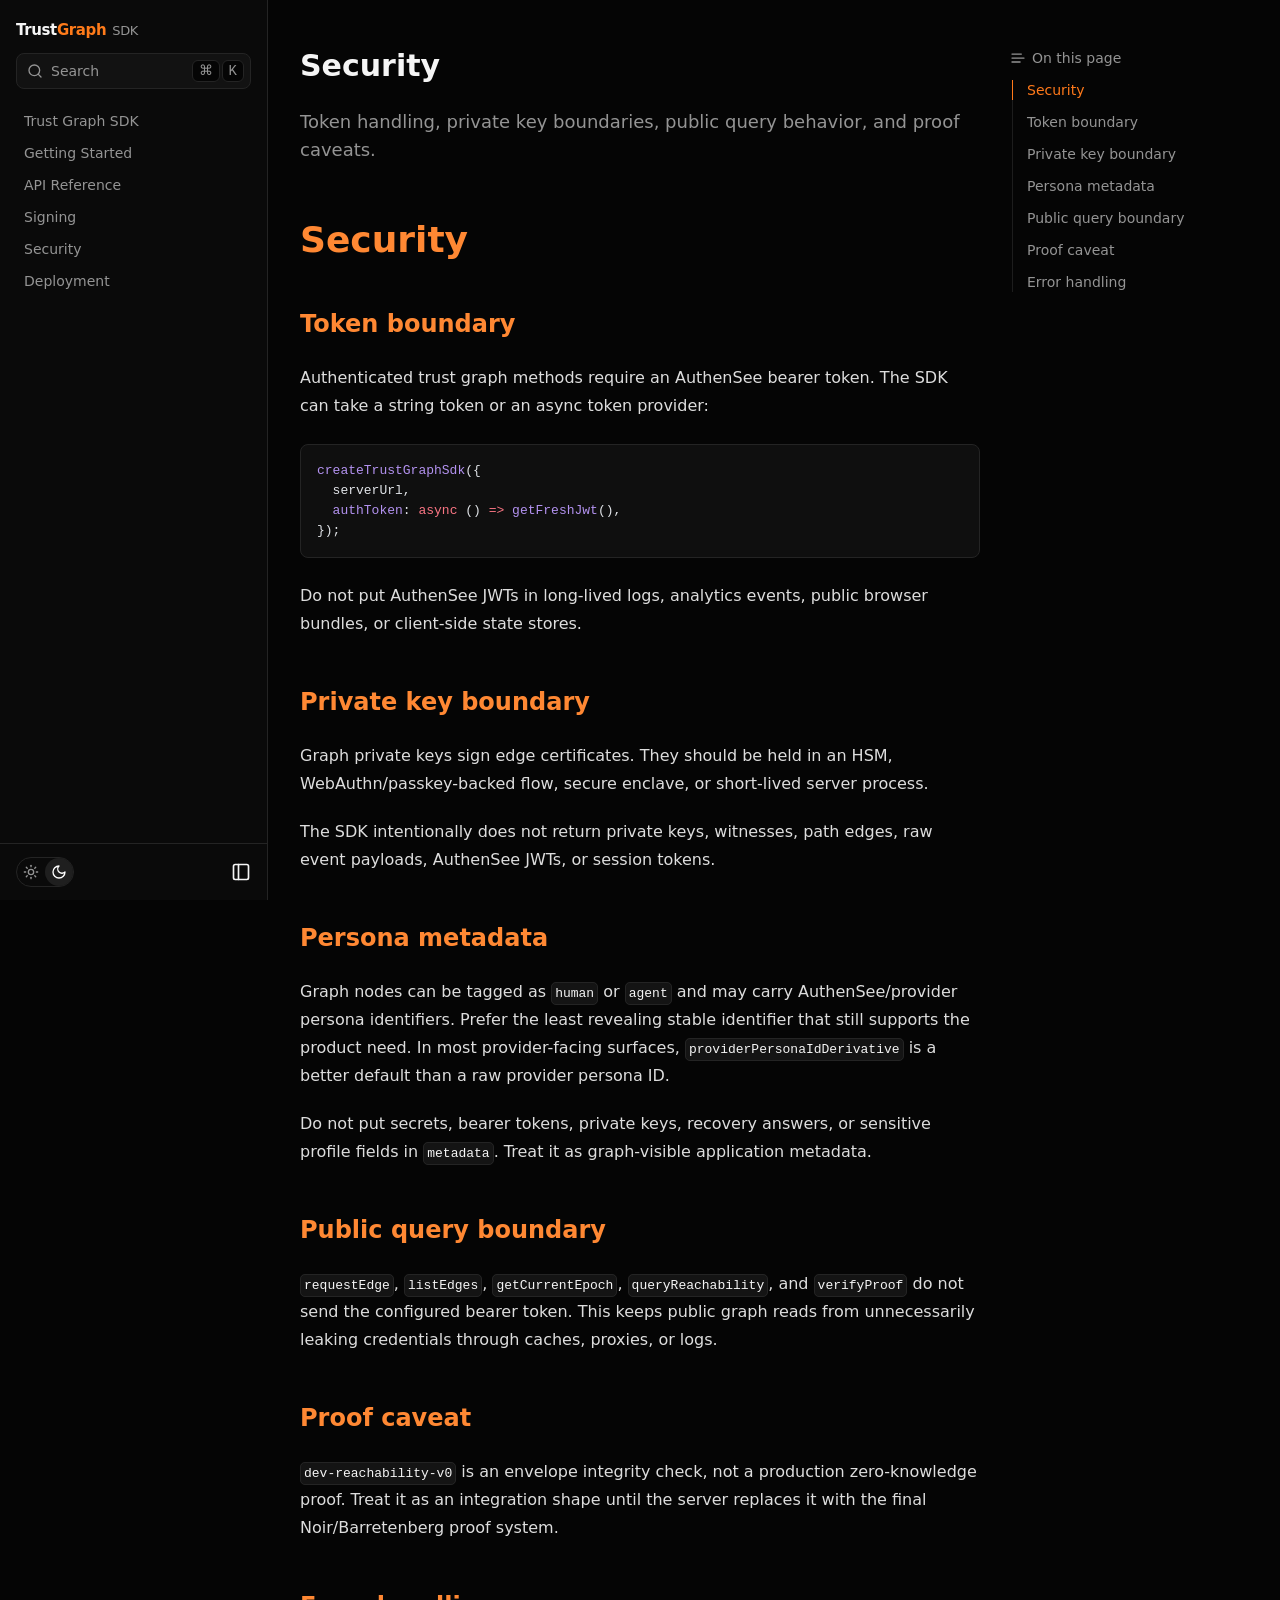
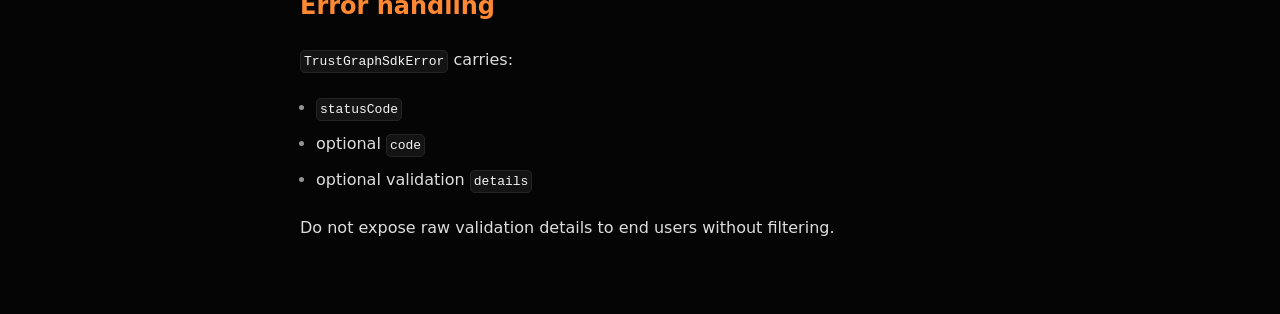
<file: security.html>
<!DOCTYPE html><html lang="en"><head><meta charSet="utf-8"/><meta name="viewport" content="width=device-width, initial-scale=1"/><link rel="stylesheet" href="/_next/static/css/49cb030279d5a0d4.css" data-precedence="next"/><link rel="stylesheet" href="/_next/static/css/476cfc947baa1806.css" data-precedence="next"/><link rel="preload" as="script" fetchPriority="low" href="/_next/static/chunks/webpack-978d756b92c1ff02.js"/><script src="/_next/static/chunks/2200cc46-8fdced7a1083d209.js" async=""></script><script src="/_next/static/chunks/945-95dc01a65a61b9e0.js" async=""></script><script src="/_next/static/chunks/main-app-08777d5bd916bc3c.js" async=""></script><script src="/_next/static/chunks/950-8ad00fd422a8a261.js" async=""></script><script src="/_next/static/chunks/962-89f0e3a2ffb69e6e.js" async=""></script><script src="/_next/static/chunks/599-0d31e8b9a8f301d7.js" async=""></script><script src="/_next/static/chunks/app/(docs)/layout-4f634dc314f2d56b.js" async=""></script><script src="/_next/static/chunks/app/layout-0a6bef68097fa92b.js" async=""></script><script src="/_next/static/chunks/323-0296ef8be3b59a79.js" async=""></script><script src="/_next/static/chunks/app/(docs)/%5B%5B...slug%5D%5D/page-eab8a6d6b0adbad6.js" async=""></script><title>Security | Trust Graph SDK</title><meta name="description" content="Token handling, private key boundaries, public query behavior, and proof caveats."/><script src="/_next/static/chunks/polyfills-42372ed130431b0a.js" noModule=""></script></head><body class="flex min-h-screen flex-col"><script>((e,t,r,n,o,a,l,i)=>{let u=document.documentElement,c=["light","dark"];function s(t){(Array.isArray(e)?e:[e]).forEach(e=>{let r="class"===e,n=r&&a?o.map(e=>a[e]||e):o;r?(u.classList.remove(...n),u.classList.add(a&&a[t]?a[t]:t)):u.setAttribute(e,t)}),i&&c.includes(t)&&(u.style.colorScheme=t)}if(n)s(n);else try{let e=localStorage.getItem(t)||r,n=l&&"system"===e?window.matchMedia("(prefers-color-scheme: dark)").matches?"dark":"light":e;s(n)}catch(e){}})("class","theme","dark",null,["light","dark"],null,true,true)</script><!--$!--><template data-dgst="BAILOUT_TO_CLIENT_SIDE_RENDERING"></template><!--/$--><header id="nd-subnav" class="sticky top-[var(--fd-banner-height)] z-30 flex h-14 flex-row items-center border-b border-fd-foreground/10 px-4 backdrop-blur-lg transition-colors bg-fd-background/80 md:hidden"><a class="inline-flex items-center gap-2.5 font-semibold" href="/"><span class="font-bold text-[15px] tracking-tight">Trust<span class="text-[#FF7B1A]">Graph</span><span class="text-fd-muted-foreground font-normal ml-1.5 text-[13px]">SDK</span></span></a><div class="flex flex-1 flex-row items-center gap-1"></div><button type="button" class="inline-flex items-center justify-center rounded-md text-sm font-medium transition-colors duration-100 disabled:pointer-events-none disabled:opacity-50 hover:bg-fd-accent hover:text-fd-accent-foreground p-1.5 [&amp;_svg]:size-5" data-search="" aria-label="Open Search"><svg xmlns="http://www.w3.org/2000/svg" width="24" height="24" viewBox="0 0 24 24" fill="none" stroke="currentColor" stroke-width="2" stroke-linecap="round" stroke-linejoin="round" class="lucide lucide-search"><circle cx="11" cy="11" r="8"></circle><path d="m21 21-4.3-4.3"></path></svg></button><button aria-label="Toggle Sidebar" data-open="false" class="inline-flex items-center justify-center rounded-md text-sm font-medium transition-colors duration-100 disabled:pointer-events-none disabled:opacity-50 hover:bg-fd-accent hover:text-fd-accent-foreground p-1.5 [&amp;_svg]:size-5 -me-2 md:hidden"><svg xmlns="http://www.w3.org/2000/svg" width="24" height="24" viewBox="0 0 24 24" fill="none" stroke="currentColor" stroke-width="2" stroke-linecap="round" stroke-linejoin="round" class="lucide lucide-menu"><line x1="4" x2="20" y1="12" y2="12"></line><line x1="4" x2="20" y1="6" y2="6"></line><line x1="4" x2="20" y1="18" y2="18"></line></svg></button></header><main id="nd-docs-layout" class="flex flex-1 flex-row pe-[var(--fd-layout-offset)] [--fd-tocnav-height:36px] md:[--fd-sidebar-width:268px] xl:[--fd-toc-width:268px] xl:[--fd-tocnav-height:0px] [--fd-nav-height:3.5rem] md:[--fd-nav-height:0px]" style="--fd-layout-offset:max(calc(50vw - var(--fd-layout-width) / 2), 0px)"><button type="button" aria-label="Collapse Sidebar" data-collapsed="false" class="inline-flex items-center justify-center rounded-md text-sm font-medium transition-colors duration-100 disabled:pointer-events-none disabled:opacity-50 hover:bg-fd-accent hover:text-fd-accent-foreground p-1.5 [&amp;_svg]:size-5 fixed bottom-3 z-30 backdrop-blur-lg data-[collapsed=false]:hidden max-md:hidden" style="inset-inline-start:calc(var(--fd-layout-offset) + 0.5rem)"><svg xmlns="http://www.w3.org/2000/svg" width="24" height="24" viewBox="0 0 24 24" fill="none" stroke="currentColor" stroke-width="2" stroke-linecap="round" stroke-linejoin="round" class="lucide lucide-panel-left"><rect width="18" height="18" x="3" y="3" rx="2"></rect><path d="M9 3v18"></path></svg></button><aside data-open="false" id="nd-sidebar" data-collapsed="false" style="--fd-sidebar-offset:calc(var(--fd-sidebar-width) - 20px);--fd-sidebar-height:calc(100dvh - var(--fd-banner-height) - var(--fd-nav-height))" class="fixed top-fd-layout-top z-30 bg-fd-card text-sm md:sticky md:h-[var(--fd-sidebar-height)] max-md:inset-x-0 max-md:bottom-0 max-md:bg-fd-background/80 max-md:text-[15px] max-md:backdrop-blur-lg max-md:data-[open=false]:invisible md:transition-all md:ps-[var(--fd-layout-offset)]"><div class="flex size-full max-w-full flex-col pt-2 md:ms-auto md:w-[var(--fd-sidebar-width)] md:border-e md:pt-4"><div class="flex flex-col gap-2 px-4 empty:hidden"><div class="flex flex-row items-center max-md:hidden"><a class="inline-flex items-center gap-2.5 py-1 font-medium" href="/"><span class="font-bold text-[15px] tracking-tight">Trust<span class="text-[#FF7B1A]">Graph</span><span class="text-fd-muted-foreground font-normal ml-1.5 text-[13px]">SDK</span></span></a></div><button type="button" data-search-full="" class="inline-flex items-center gap-2 border bg-fd-secondary/50 p-1.5 text-sm text-fd-muted-foreground transition-colors hover:bg-fd-accent hover:text-fd-accent-foreground rounded-lg max-md:hidden"><svg xmlns="http://www.w3.org/2000/svg" width="24" height="24" viewBox="0 0 24 24" fill="none" stroke="currentColor" stroke-width="2" stroke-linecap="round" stroke-linejoin="round" class="lucide lucide-search ms-1 size-4"><circle cx="11" cy="11" r="8"></circle><path d="m21 21-4.3-4.3"></path></svg>Search<div class="ms-auto inline-flex gap-0.5"><kbd class="rounded-md border bg-fd-background px-1.5">⌘</kbd><kbd class="rounded-md border bg-fd-background px-1.5">K</kbd></div></button></div><div dir="ltr" class="overflow-hidden h-full" style="position:relative;--radix-scroll-area-corner-width:0px;--radix-scroll-area-corner-height:0px"><style>[data-radix-scroll-area-viewport]{scrollbar-width:none;-ms-overflow-style:none;-webkit-overflow-scrolling:touch;}[data-radix-scroll-area-viewport]::-webkit-scrollbar{display:none}</style><div data-radix-scroll-area-viewport="" class="size-full rounded-[inherit] p-4" style="overflow-x:hidden;overflow-y:hidden;mask-image:linear-gradient(to bottom, transparent 2px, white 16px)"><div style="min-width:100%;display:table"><div class="mb-4 empty:hidden md:hidden"></div><a data-active="false" class="flex flex-row items-center gap-2 rounded-md p-2 text-start text-fd-muted-foreground [overflow-wrap:anywhere] md:py-1.5 [&amp;_svg]:size-4 [&amp;_svg]:shrink-0 transition-colors hover:bg-fd-accent/50 hover:text-fd-accent-foreground/80 hover:transition-none" href="/">Trust Graph SDK</a><a data-active="false" class="flex flex-row items-center gap-2 rounded-md p-2 text-start text-fd-muted-foreground [overflow-wrap:anywhere] md:py-1.5 [&amp;_svg]:size-4 [&amp;_svg]:shrink-0 transition-colors hover:bg-fd-accent/50 hover:text-fd-accent-foreground/80 hover:transition-none" href="/getting-started">Getting Started</a><a data-active="false" class="flex flex-row items-center gap-2 rounded-md p-2 text-start text-fd-muted-foreground [overflow-wrap:anywhere] md:py-1.5 [&amp;_svg]:size-4 [&amp;_svg]:shrink-0 transition-colors hover:bg-fd-accent/50 hover:text-fd-accent-foreground/80 hover:transition-none" href="/api-reference">API Reference</a><a data-active="false" class="flex flex-row items-center gap-2 rounded-md p-2 text-start text-fd-muted-foreground [overflow-wrap:anywhere] md:py-1.5 [&amp;_svg]:size-4 [&amp;_svg]:shrink-0 transition-colors hover:bg-fd-accent/50 hover:text-fd-accent-foreground/80 hover:transition-none" href="/signing">Signing</a><a data-active="true" class="flex flex-row items-center gap-2 rounded-md p-2 text-start [overflow-wrap:anywhere] md:py-1.5 [&amp;_svg]:size-4 [&amp;_svg]:shrink-0 bg-fd-primary/10 font-medium text-fd-primary" href="/security">Security</a><a data-active="false" class="flex flex-row items-center gap-2 rounded-md p-2 text-start text-fd-muted-foreground [overflow-wrap:anywhere] md:py-1.5 [&amp;_svg]:size-4 [&amp;_svg]:shrink-0 transition-colors hover:bg-fd-accent/50 hover:text-fd-accent-foreground/80 hover:transition-none" href="/deployment">Deployment</a></div></div></div><div class="flex flex-col border-t px-4 py-3 empty:hidden"><div class="flex flex-row items-center"><div role="separator" class="flex-1"></div><button class="inline-flex items-center rounded-full border p-0 md:order-first" data-theme-toggle=""><svg xmlns="http://www.w3.org/2000/svg" width="24" height="24" viewBox="0 0 24 24" fill="none" stroke="currentColor" stroke-width="2" stroke-linecap="round" stroke-linejoin="round" class="lucide lucide-sun size-7 rounded-full p-1.5 text-fd-muted-foreground"><circle cx="12" cy="12" r="4"></circle><path d="M12 2v2"></path><path d="M12 20v2"></path><path d="m4.93 4.93 1.41 1.41"></path><path d="m17.66 17.66 1.41 1.41"></path><path d="M2 12h2"></path><path d="M20 12h2"></path><path d="m6.34 17.66-1.41 1.41"></path><path d="m19.07 4.93-1.41 1.41"></path></svg><svg xmlns="http://www.w3.org/2000/svg" width="24" height="24" viewBox="0 0 24 24" fill="none" stroke="currentColor" stroke-width="2" stroke-linecap="round" stroke-linejoin="round" class="lucide lucide-moon size-7 rounded-full p-1.5 text-fd-muted-foreground"><path d="M12 3a6 6 0 0 0 9 9 9 9 0 1 1-9-9Z"></path></svg></button><button type="button" aria-label="Collapse Sidebar" data-collapsed="false" class="inline-flex items-center justify-center rounded-md text-sm font-medium transition-colors duration-100 disabled:pointer-events-none disabled:opacity-50 hover:bg-fd-accent hover:text-fd-accent-foreground p-1.5 [&amp;_svg]:size-5 -me-1.5 max-md:hidden"><svg xmlns="http://www.w3.org/2000/svg" width="24" height="24" viewBox="0 0 24 24" fill="none" stroke="currentColor" stroke-width="2" stroke-linecap="round" stroke-linejoin="round" class="lucide lucide-panel-left"><rect width="18" height="18" x="3" y="3" rx="2"></rect><path d="M9 3v18"></path></svg></button></div></div></div></aside><div id="nd-page" class="flex w-full min-w-0 flex-col"><header id="nd-tocnav" class="sticky top-fd-layout-top z-10 flex flex-row items-center border-b border-fd-foreground/10 text-sm backdrop-blur-md transition-colors bg-fd-background/80 xl:hidden" style="--fd-toc-top-with-offset:calc(4px + var(--fd-banner-height) + var(--fd-nav-height))"><button type="button" aria-haspopup="dialog" aria-expanded="false" data-state="closed" class="inline-flex items-center gap-2 text-nowrap px-4 py-2 text-start size-full"><svg xmlns="http://www.w3.org/2000/svg" width="24" height="24" viewBox="0 0 24 24" fill="none" stroke="currentColor" stroke-width="2" stroke-linecap="round" stroke-linejoin="round" class="lucide lucide-text size-4 shrink-0"><path d="M17 6.1H3"></path><path d="M21 12.1H3"></path><path d="M15.1 18H3"></path></svg>On this page</button></header><article class="flex w-full flex-1 flex-col gap-6 px-4 pt-8 md:pt-12 lg:px-8 xl:mx-auto max-w-[860px]"><h1 class="text-3xl font-bold">Security</h1><p class="mb-8 text-lg text-fd-muted-foreground">Token handling, private key boundaries, public query behavior, and proof caveats.</p><div class="prose"><h1 class="flex scroll-m-28 flex-row items-center gap-2" id="security"><a data-card="" href="#security" class="peer">Security</a><svg xmlns="http://www.w3.org/2000/svg" width="24" height="24" viewBox="0 0 24 24" fill="none" stroke="currentColor" stroke-width="2" stroke-linecap="round" stroke-linejoin="round" class="lucide lucide-link size-3.5 shrink-0 text-fd-muted-foreground opacity-0 transition-opacity peer-hover:opacity-100" aria-label="Link to section"><path d="M10 13a5 5 0 0 0 7.54.54l3-3a5 5 0 0 0-7.07-7.07l-1.72 1.71"></path><path d="M14 11a5 5 0 0 0-7.54-.54l-3 3a5 5 0 0 0 7.07 7.07l1.71-1.71"></path></svg></h1>
<h2 class="flex scroll-m-28 flex-row items-center gap-2" id="token-boundary"><a data-card="" href="#token-boundary" class="peer">Token boundary</a><svg xmlns="http://www.w3.org/2000/svg" width="24" height="24" viewBox="0 0 24 24" fill="none" stroke="currentColor" stroke-width="2" stroke-linecap="round" stroke-linejoin="round" class="lucide lucide-link size-3.5 shrink-0 text-fd-muted-foreground opacity-0 transition-opacity peer-hover:opacity-100" aria-label="Link to section"><path d="M10 13a5 5 0 0 0 7.54.54l3-3a5 5 0 0 0-7.07-7.07l-1.72 1.71"></path><path d="M14 11a5 5 0 0 0-7.54-.54l-3 3a5 5 0 0 0 7.07 7.07l1.71-1.71"></path></svg></h2>
<p>Authenticated trust graph methods require an AuthenSee bearer token. The SDK can
take a string token or an async token provider:</p>
<figure class="not-prose group fd-codeblock relative my-6 overflow-hidden rounded-lg border bg-fd-secondary/50 text-sm shiki shiki-themes github-light github-dark" style="--shiki-light:#24292e;--shiki-dark:#e1e4e8;--shiki-light-bg:#fff;--shiki-dark-bg:#24292e" tabindex="0"><button type="button" class="inline-flex items-center justify-center rounded-md p-2 text-sm font-medium duration-100 disabled:pointer-events-none disabled:opacity-50 hover:bg-fd-accent hover:text-fd-accent-foreground transition-opacity group-hover:opacity-100 opacity-0 absolute right-2 top-2 z-[2] backdrop-blur-md" aria-label="Copy Text"><svg xmlns="http://www.w3.org/2000/svg" width="24" height="24" viewBox="0 0 24 24" fill="none" stroke="currentColor" stroke-width="2" stroke-linecap="round" stroke-linejoin="round" class="lucide lucide-check size-3.5 transition-transform scale-0"><path d="M20 6 9 17l-5-5"></path></svg><svg xmlns="http://www.w3.org/2000/svg" width="24" height="24" viewBox="0 0 24 24" fill="none" stroke="currentColor" stroke-width="2" stroke-linecap="round" stroke-linejoin="round" class="lucide lucide-copy absolute size-3.5 transition-transform"><rect width="14" height="14" x="8" y="8" rx="2" ry="2"></rect><path d="M4 16c-1.1 0-2-.9-2-2V4c0-1.1.9-2 2-2h10c1.1 0 2 .9 2 2"></path></svg></button><div dir="ltr" class="overflow-hidden" style="position:relative;--radix-scroll-area-corner-width:0px;--radix-scroll-area-corner-height:0px"><style>[data-radix-scroll-area-viewport]{scrollbar-width:none;-ms-overflow-style:none;-webkit-overflow-scrolling:touch;}[data-radix-scroll-area-viewport]::-webkit-scrollbar{display:none}</style><div data-radix-scroll-area-viewport="" class="size-full rounded-[inherit] max-h-[600px]" style="overflow-x:hidden;overflow-y:hidden"><div style="min-width:100%;display:table"><pre class="p-4 focus-visible:outline-none"><code><span class="line"><span style="--shiki-light:#6F42C1;--shiki-dark:#B392F0">createTrustGraphSdk</span><span style="--shiki-light:#24292E;--shiki-dark:#E1E4E8">({</span></span>
<span class="line"><span style="--shiki-light:#24292E;--shiki-dark:#E1E4E8">  serverUrl,</span></span>
<span class="line"><span style="--shiki-light:#6F42C1;--shiki-dark:#B392F0">  authToken</span><span style="--shiki-light:#24292E;--shiki-dark:#E1E4E8">: </span><span style="--shiki-light:#D73A49;--shiki-dark:#F97583">async</span><span style="--shiki-light:#24292E;--shiki-dark:#E1E4E8"> () </span><span style="--shiki-light:#D73A49;--shiki-dark:#F97583">=&gt;</span><span style="--shiki-light:#6F42C1;--shiki-dark:#B392F0"> getFreshJwt</span><span style="--shiki-light:#24292E;--shiki-dark:#E1E4E8">(),</span></span>
<span class="line"><span style="--shiki-light:#24292E;--shiki-dark:#E1E4E8">});</span></span></code></pre></div></div></div></figure>
<p>Do not put AuthenSee JWTs in long-lived logs, analytics events, public browser
bundles, or client-side state stores.</p>
<h2 class="flex scroll-m-28 flex-row items-center gap-2" id="private-key-boundary"><a data-card="" href="#private-key-boundary" class="peer">Private key boundary</a><svg xmlns="http://www.w3.org/2000/svg" width="24" height="24" viewBox="0 0 24 24" fill="none" stroke="currentColor" stroke-width="2" stroke-linecap="round" stroke-linejoin="round" class="lucide lucide-link size-3.5 shrink-0 text-fd-muted-foreground opacity-0 transition-opacity peer-hover:opacity-100" aria-label="Link to section"><path d="M10 13a5 5 0 0 0 7.54.54l3-3a5 5 0 0 0-7.07-7.07l-1.72 1.71"></path><path d="M14 11a5 5 0 0 0-7.54-.54l-3 3a5 5 0 0 0 7.07 7.07l1.71-1.71"></path></svg></h2>
<p>Graph private keys sign edge certificates. They should be held in an HSM,
WebAuthn/passkey-backed flow, secure enclave, or short-lived server process.</p>
<p>The SDK intentionally does not return private keys, witnesses, path edges, raw
event payloads, AuthenSee JWTs, or session tokens.</p>
<h2 class="flex scroll-m-28 flex-row items-center gap-2" id="persona-metadata"><a data-card="" href="#persona-metadata" class="peer">Persona metadata</a><svg xmlns="http://www.w3.org/2000/svg" width="24" height="24" viewBox="0 0 24 24" fill="none" stroke="currentColor" stroke-width="2" stroke-linecap="round" stroke-linejoin="round" class="lucide lucide-link size-3.5 shrink-0 text-fd-muted-foreground opacity-0 transition-opacity peer-hover:opacity-100" aria-label="Link to section"><path d="M10 13a5 5 0 0 0 7.54.54l3-3a5 5 0 0 0-7.07-7.07l-1.72 1.71"></path><path d="M14 11a5 5 0 0 0-7.54-.54l-3 3a5 5 0 0 0 7.07 7.07l1.71-1.71"></path></svg></h2>
<p>Graph nodes can be tagged as <code>human</code> or <code>agent</code> and may carry AuthenSee/provider
persona identifiers. Prefer the least revealing stable identifier that still
supports the product need. In most provider-facing surfaces,
<code>providerPersonaIdDerivative</code> is a better default than a raw provider persona ID.</p>
<p>Do not put secrets, bearer tokens, private keys, recovery answers, or sensitive
profile fields in <code>metadata</code>. Treat it as graph-visible application metadata.</p>
<h2 class="flex scroll-m-28 flex-row items-center gap-2" id="public-query-boundary"><a data-card="" href="#public-query-boundary" class="peer">Public query boundary</a><svg xmlns="http://www.w3.org/2000/svg" width="24" height="24" viewBox="0 0 24 24" fill="none" stroke="currentColor" stroke-width="2" stroke-linecap="round" stroke-linejoin="round" class="lucide lucide-link size-3.5 shrink-0 text-fd-muted-foreground opacity-0 transition-opacity peer-hover:opacity-100" aria-label="Link to section"><path d="M10 13a5 5 0 0 0 7.54.54l3-3a5 5 0 0 0-7.07-7.07l-1.72 1.71"></path><path d="M14 11a5 5 0 0 0-7.54-.54l-3 3a5 5 0 0 0 7.07 7.07l1.71-1.71"></path></svg></h2>
<p><code>requestEdge</code>, <code>listEdges</code>, <code>getCurrentEpoch</code>, <code>queryReachability</code>, and
<code>verifyProof</code> do not send the configured bearer token. This keeps public graph
reads from unnecessarily leaking credentials through caches, proxies, or logs.</p>
<h2 class="flex scroll-m-28 flex-row items-center gap-2" id="proof-caveat"><a data-card="" href="#proof-caveat" class="peer">Proof caveat</a><svg xmlns="http://www.w3.org/2000/svg" width="24" height="24" viewBox="0 0 24 24" fill="none" stroke="currentColor" stroke-width="2" stroke-linecap="round" stroke-linejoin="round" class="lucide lucide-link size-3.5 shrink-0 text-fd-muted-foreground opacity-0 transition-opacity peer-hover:opacity-100" aria-label="Link to section"><path d="M10 13a5 5 0 0 0 7.54.54l3-3a5 5 0 0 0-7.07-7.07l-1.72 1.71"></path><path d="M14 11a5 5 0 0 0-7.54-.54l-3 3a5 5 0 0 0 7.07 7.07l1.71-1.71"></path></svg></h2>
<p><code>dev-reachability-v0</code> is an envelope integrity check, not a production
zero-knowledge proof. Treat it as an integration shape until the server replaces
it with the final Noir/Barretenberg proof system.</p>
<h2 class="flex scroll-m-28 flex-row items-center gap-2" id="error-handling"><a data-card="" href="#error-handling" class="peer">Error handling</a><svg xmlns="http://www.w3.org/2000/svg" width="24" height="24" viewBox="0 0 24 24" fill="none" stroke="currentColor" stroke-width="2" stroke-linecap="round" stroke-linejoin="round" class="lucide lucide-link size-3.5 shrink-0 text-fd-muted-foreground opacity-0 transition-opacity peer-hover:opacity-100" aria-label="Link to section"><path d="M10 13a5 5 0 0 0 7.54.54l3-3a5 5 0 0 0-7.07-7.07l-1.72 1.71"></path><path d="M14 11a5 5 0 0 0-7.54-.54l-3 3a5 5 0 0 0 7.07 7.07l1.71-1.71"></path></svg></h2>
<p><code>TrustGraphSdkError</code> carries:</p>
<ul>
<li><code>statusCode</code></li>
<li>optional <code>code</code></li>
<li>optional validation <code>details</code></li>
</ul>
<p>Do not expose raw validation details to end users without filtering.</p></div><div role="none" class="flex-1"></div><div class="flex flex-row flex-wrap items-center justify-between gap-4 empty:hidden"></div><div class="grid grid-cols-2 gap-4 pb-6"><a class="flex w-full flex-col gap-2 rounded-lg border bg-fd-card p-4 text-sm transition-colors hover:bg-fd-accent/80 hover:text-fd-accent-foreground" href="/signing"><div class="inline-flex items-center gap-0.5 text-fd-muted-foreground"><svg xmlns="http://www.w3.org/2000/svg" width="24" height="24" viewBox="0 0 24 24" fill="none" stroke="currentColor" stroke-width="2" stroke-linecap="round" stroke-linejoin="round" class="lucide lucide-chevron-left -ms-1 size-4 shrink-0 rtl:rotate-180"><path d="m15 18-6-6 6-6"></path></svg><p>Previous</p></div><p class="font-medium">Signing</p></a><a class="flex w-full flex-col gap-2 rounded-lg border bg-fd-card p-4 text-sm transition-colors hover:bg-fd-accent/80 hover:text-fd-accent-foreground col-start-2 text-end" href="/deployment"><div class="inline-flex items-center gap-0.5 text-fd-muted-foreground flex-row-reverse"><svg xmlns="http://www.w3.org/2000/svg" width="24" height="24" viewBox="0 0 24 24" fill="none" stroke="currentColor" stroke-width="2" stroke-linecap="round" stroke-linejoin="round" class="lucide lucide-chevron-right -me-1 size-4 shrink-0 rtl:rotate-180"><path d="m9 18 6-6-6-6"></path></svg><p>Next</p></div><p class="font-medium">Deployment</p></a></div></article></div><div id="nd-toc" class="sticky top-fd-layout-top h-[var(--fd-toc-height)] pb-2 pt-12 max-xl:hidden" style="--fd-toc-height:calc(100dvh - var(--fd-banner-height) - var(--fd-nav-height))"><div class="flex h-full w-[var(--fd-toc-width)] max-w-full flex-col gap-3 pe-4"><h3 class="-ms-0.5 inline-flex items-center gap-1.5 text-sm text-fd-muted-foreground"><svg xmlns="http://www.w3.org/2000/svg" width="24" height="24" viewBox="0 0 24 24" fill="none" stroke="currentColor" stroke-width="2" stroke-linecap="round" stroke-linejoin="round" class="lucide lucide-text size-4"><path d="M17 6.1H3"></path><path d="M21 12.1H3"></path><path d="M15.1 18H3"></path></svg>On this page</h3><div dir="ltr" class="overflow-hidden flex flex-col" style="position:relative;--radix-scroll-area-corner-width:0px;--radix-scroll-area-corner-height:0px"><style>[data-radix-scroll-area-viewport]{scrollbar-width:none;-ms-overflow-style:none;-webkit-overflow-scrolling:touch;}[data-radix-scroll-area-viewport]::-webkit-scrollbar{display:none}</style><div data-radix-scroll-area-viewport="" class="size-full rounded-[inherit] relative min-h-0 text-sm" style="overflow-x:hidden;overflow-y:hidden"><div style="min-width:100%;display:table"><div role="none" class="absolute start-0 mt-[var(--fd-top)] h-[var(--fd-height)] w-px bg-fd-primary transition-all"></div><div class="flex flex-col border-s border-fd-foreground/10"><a data-active="false" href="#security" class="prose py-1.5 text-sm text-fd-muted-foreground transition-colors [overflow-wrap:anywhere] first:pt-0 last:pb-0 data-[active=true]:text-fd-primary ps-3.5">Security</a><a data-active="false" href="#token-boundary" class="prose py-1.5 text-sm text-fd-muted-foreground transition-colors [overflow-wrap:anywhere] first:pt-0 last:pb-0 data-[active=true]:text-fd-primary ps-3.5">Token boundary</a><a data-active="false" href="#private-key-boundary" class="prose py-1.5 text-sm text-fd-muted-foreground transition-colors [overflow-wrap:anywhere] first:pt-0 last:pb-0 data-[active=true]:text-fd-primary ps-3.5">Private key boundary</a><a data-active="false" href="#persona-metadata" class="prose py-1.5 text-sm text-fd-muted-foreground transition-colors [overflow-wrap:anywhere] first:pt-0 last:pb-0 data-[active=true]:text-fd-primary ps-3.5">Persona metadata</a><a data-active="false" href="#public-query-boundary" class="prose py-1.5 text-sm text-fd-muted-foreground transition-colors [overflow-wrap:anywhere] first:pt-0 last:pb-0 data-[active=true]:text-fd-primary ps-3.5">Public query boundary</a><a data-active="false" href="#proof-caveat" class="prose py-1.5 text-sm text-fd-muted-foreground transition-colors [overflow-wrap:anywhere] first:pt-0 last:pb-0 data-[active=true]:text-fd-primary ps-3.5">Proof caveat</a><a data-active="false" href="#error-handling" class="prose py-1.5 text-sm text-fd-muted-foreground transition-colors [overflow-wrap:anywhere] first:pt-0 last:pb-0 data-[active=true]:text-fd-primary ps-3.5">Error handling</a></div></div></div></div></div></div></main><script src="/_next/static/chunks/webpack-978d756b92c1ff02.js" async=""></script><script>(self.__next_f=self.__next_f||[]).push([0]);self.__next_f.push([2,null])</script><script>self.__next_f.push([1,"1:HL[\"/_next/static/css/49cb030279d5a0d4.css\",\"style\"]\n2:HL[\"/_next/static/css/476cfc947baa1806.css\",\"style\"]\n"])</script><script>self.__next_f.push([1,"3:I[2433,[],\"\"]\n6:I[176,[],\"\"]\n8:I[9414,[],\"\"]\n9:I[6250,[\"950\",\"static/chunks/950-8ad00fd422a8a261.js\",\"962\",\"static/chunks/962-89f0e3a2ffb69e6e.js\",\"599\",\"static/chunks/599-0d31e8b9a8f301d7.js\",\"529\",\"static/chunks/app/(docs)/layout-4f634dc314f2d56b.js\"],\"TreeContextProvider\"]\na:I[4028,[\"950\",\"static/chunks/950-8ad00fd422a8a261.js\",\"962\",\"static/chunks/962-89f0e3a2ffb69e6e.js\",\"599\",\"static/chunks/599-0d31e8b9a8f301d7.js\",\"529\",\"static/chunks/app/(docs)/layout-4f634dc314f2d56b.js\"],\"NavProvider\"]\nb:I[7175,[\"950\",\"static/chunks/950-8ad00fd422a8a261.js\",\"962\",\"static/chunks/962-89f0e3a2ffb69e6e.js\",\"599\",\"static/chunks/599-0d31e8b9a8f301d7.js\",\"529\",\"static/chunks/app/(docs)/layout-4f634dc314f2d56b.js\"],\"Navbar\"]\nc:I[4028,[\"950\",\"static/chunks/950-8ad00fd422a8a261.js\",\"962\",\"static/chunks/962-89f0e3a2ffb69e6e.js\",\"599\",\"static/chunks/599-0d31e8b9a8f301d7.js\",\"529\",\"static/chunks/app/(docs)/layout-4f634dc314f2d56b.js\"],\"Title\"]\nd:I[9271,[\"950\",\"static/chunks/950-8ad00fd422a8a261.js\",\"962\",\"static/chunks/962-89f0e3a2ffb69e6e.js\",\"599\",\"static/chunks/599-0d31e8b9a8f301d7.js\",\"529\",\"static/chunks/app/(docs)/layout-4f634dc314f2d56b.js\"],\"SearchToggle\"]\ne:I[7175,[\"950\",\"static/chunks/950-8ad00fd422a8a261.js\",\"962\",\"static/chunks/962-89f0e3a2ffb69e6e.js\",\"599\",\"static/chunks/599-0d31e8b9a8f301d7.js\",\"529\",\"static/chunks/app/(docs)/layout-4f634dc314f2d56b.js\"],\"NavbarSidebarTrigger\"]\nf:I[546,[\"950\",\"static/chunks/950-8ad00fd422a8a261.js\",\"962\",\"static/chunks/962-89f0e3a2ffb69e6e.js\",\"599\",\"static/chunks/599-0d31e8b9a8f301d7.js\",\"529\",\"static/chunks/app/(docs)/layout-4f634dc314f2d56b.js\"],\"SidebarCollapseTrigger\"]\n10:I[546,[\"950\",\"static/chunks/950-8ad00fd422a8a261.js\",\"962\",\"static/chunks/962-89f0e3a2ffb69e6e.js\",\"599\",\"static/chunks/599-0d31e8b9a8f301d7.js\",\"529\",\"static/chunks/app/(docs)/layout-4f634dc314f2d56b.js\"],\"CollapsibleSidebar\"]\n11:I[546,[\"950\",\"static/chunks/950-8ad00fd422a8a261.js\",\"962\",\"static/chunks/962-89f0e3a2ffb69e6e.js\",\"599\",\"static/chunks/599-0d31e8b9a8f301d7.js\",\"529\",\"static/chunks/app/(docs)/layou"])</script><script>self.__next_f.push([1,"t-4f634dc314f2d56b.js\"],\"SidebarHeader\"]\n12:I[9498,[\"950\",\"static/chunks/950-8ad00fd422a8a261.js\",\"962\",\"static/chunks/962-89f0e3a2ffb69e6e.js\",\"599\",\"static/chunks/599-0d31e8b9a8f301d7.js\",\"529\",\"static/chunks/app/(docs)/layout-4f634dc314f2d56b.js\"],\"\"]\n1a:I[9271,[\"950\",\"static/chunks/950-8ad00fd422a8a261.js\",\"962\",\"static/chunks/962-89f0e3a2ffb69e6e.js\",\"599\",\"static/chunks/599-0d31e8b9a8f301d7.js\",\"529\",\"static/chunks/app/(docs)/layout-4f634dc314f2d56b.js\"],\"LargeSearchToggle\"]\n1b:I[546,[\"950\",\"static/chunks/950-8ad00fd422a8a261.js\",\"962\",\"static/chunks/962-89f0e3a2ffb69e6e.js\",\"599\",\"static/chunks/599-0d31e8b9a8f301d7.js\",\"529\",\"static/chunks/app/(docs)/layout-4f634dc314f2d56b.js\"],\"SidebarViewport\"]\n1c:I[546,[\"950\",\"static/chunks/950-8ad00fd422a8a261.js\",\"962\",\"static/chunks/962-89f0e3a2ffb69e6e.js\",\"599\",\"static/chunks/599-0d31e8b9a8f301d7.js\",\"529\",\"static/chunks/app/(docs)/layout-4f634dc314f2d56b.js\"],\"SidebarPageTree\"]\n1d:I[546,[\"950\",\"static/chunks/950-8ad00fd422a8a261.js\",\"962\",\"static/chunks/962-89f0e3a2ffb69e6e.js\",\"599\",\"static/chunks/599-0d31e8b9a8f301d7.js\",\"529\",\"static/chunks/app/(docs)/layout-4f634dc314f2d56b.js\"],\"SidebarFooter\"]\n1e:I[4320,[\"950\",\"static/chunks/950-8ad00fd422a8a261.js\",\"962\",\"static/chunks/962-89f0e3a2ffb69e6e.js\",\"599\",\"static/chunks/599-0d31e8b9a8f301d7.js\",\"529\",\"static/chunks/app/(docs)/layout-4f634dc314f2d56b.js\"],\"ThemeToggle\"]\n1f:I[6052,[\"950\",\"static/chunks/950-8ad00fd422a8a261.js\",\"962\",\"static/chunks/962-89f0e3a2ffb69e6e.js\",\"599\",\"static/chunks/599-0d31e8b9a8f301d7.js\",\"529\",\"static/chunks/app/(docs)/layout-4f634dc314f2d56b.js\"],\"StylesProvider\"]\n20:I[2866,[\"962\",\"static/chunks/962-89f0e3a2ffb69e6e.js\",\"185\",\"static/chunks/app/layout-0a6bef68097fa92b.js\"],\"RootProvider\"]\n26:I[8528,[],\"\"]\n7:[\"slug\",\"security\",\"oc\"]\n17:{\"className\":\"text-[#FF7B1A]\",\"children\":\"Graph\"}\n16:[\"$\",\"span\",null,\"$17\"]\n19:{\"className\":\"text-fd-muted-foreground font-normal ml-1.5 text-[13px]\",\"children\":\"SDK\"}\n18:[\"$\",\"span\",null,\"$19\"]\n15:[\"Trust\",\"$16\",\"$18\"]\n14:{\"className\":\"font-bold text-"])</script><script>self.__next_f.push([1,"[15px] tracking-tight\",\"children\":\"$15\"}\n13:[\"$\",\"span\",null,\"$14\"]\n21:{\"fontFamily\":\"system-ui,\\\"Segoe UI\\\",Roboto,Helvetica,Arial,sans-serif,\\\"Apple Color Emoji\\\",\\\"Segoe UI Emoji\\\"\",\"height\":\"100vh\",\"textAlign\":\"center\",\"display\":\"flex\",\"flexDirection\":\"column\",\"alignItems\":\"center\",\"justifyContent\":\"center\"}\n22:{\"display\":\"inline-block\",\"margin\":\"0 20px 0 0\",\"padding\":\"0 23px 0 0\",\"fontSize\":24,\"fontWeight\":500,\"verticalAlign\":\"top\",\"lineHeight\":\"49px\"}\n23:{\"display\":\"inline-block\"}\n24:{\"fontSize\":14,\"fontWeight\":400,\"lineHeight\":\"49px\",\"margin\":0}\n27:[]\n"])</script><script>self.__next_f.push([1,"0:[\"$\",\"$L3\",null,{\"buildId\":\"71yHco05LRSav_bZQQ6xT\",\"assetPrefix\":\"\",\"urlParts\":[\"\",\"security\"],\"initialTree\":[\"\",{\"children\":[\"(docs)\",{\"children\":[[\"slug\",\"security\",\"oc\"],{\"children\":[\"__PAGE__?{\\\"slug\\\":[\\\"security\\\"]}\",{}]}]}]},\"$undefined\",\"$undefined\",true],\"initialSeedData\":[\"\",{\"children\":[\"(docs)\",{\"children\":[[\"slug\",\"security\",\"oc\"],{\"children\":[\"__PAGE__\",{},[[\"$L4\",\"$L5\",null],null],null]},[null,[\"$\",\"$L6\",null,{\"parallelRouterKey\":\"children\",\"segmentPath\":[\"children\",\"(docs)\",\"children\",\"$7\",\"children\"],\"error\":\"$undefined\",\"errorStyles\":\"$undefined\",\"errorScripts\":\"$undefined\",\"template\":[\"$\",\"$L8\",null,{}],\"templateStyles\":\"$undefined\",\"templateScripts\":\"$undefined\",\"notFound\":\"$undefined\",\"notFoundStyles\":\"$undefined\"}]],null]},[[null,[\"$\",\"$L9\",null,{\"tree\":{\"name\":\"Trust Graph SDK\",\"children\":[{\"type\":\"page\",\"name\":\"Trust Graph SDK\",\"url\":\"/\",\"$ref\":{\"file\":\"index.mdx\"}},{\"type\":\"page\",\"name\":\"Getting Started\",\"url\":\"/getting-started\",\"$ref\":{\"file\":\"getting-started.mdx\"}},{\"type\":\"page\",\"name\":\"API Reference\",\"url\":\"/api-reference\",\"$ref\":{\"file\":\"api-reference.mdx\"}},{\"type\":\"page\",\"name\":\"Signing\",\"url\":\"/signing\",\"$ref\":{\"file\":\"signing.mdx\"}},{\"type\":\"page\",\"name\":\"Security\",\"url\":\"/security\",\"$ref\":{\"file\":\"security.mdx\"}},{\"type\":\"page\",\"name\":\"Deployment\",\"url\":\"/deployment\",\"$ref\":{\"file\":\"deployment.mdx\"}}]},\"children\":[\"$\",\"$La\",null,{\"transparentMode\":\"$undefined\",\"children\":[[\"$\",\"$Lb\",null,{\"className\":\"md:hidden\",\"children\":[[\"$\",\"$Lc\",null,{\"url\":\"$undefined\",\"title\":[\"$\",\"span\",null,{\"className\":\"font-bold text-[15px] tracking-tight\",\"children\":[\"Trust\",[\"$\",\"span\",null,{\"className\":\"text-[#FF7B1A]\",\"children\":\"Graph\"}],[\"$\",\"span\",null,{\"className\":\"text-fd-muted-foreground font-normal ml-1.5 text-[13px]\",\"children\":\"SDK\"}]]}]}],[\"$\",\"div\",null,{\"className\":\"flex flex-1 flex-row items-center gap-1\",\"children\":\"$undefined\"}],[\"$\",\"$Ld\",null,{\"hideIfDisabled\":true}],[\"$\",\"$Le\",null,{\"className\":\"-me-2 md:hidden\"}]]}],[\"$\",\"main\",null,{\"id\":\"nd-docs-layout\",\"className\":\"flex flex-1 flex-row pe-[var(--fd-layout-offset)] [--fd-tocnav-height:36px] md:[--fd-sidebar-width:268px] xl:[--fd-toc-width:268px] xl:[--fd-tocnav-height:0px] [--fd-nav-height:3.5rem] md:[--fd-nav-height:0px]\",\"style\":{\"--fd-layout-offset\":\"max(calc(50vw - var(--fd-layout-width) / 2), 0px)\"},\"children\":[[\"$\",\"$Lf\",null,{\"className\":\"fixed bottom-3 z-30 backdrop-blur-lg data-[collapsed=false]:hidden max-md:hidden\",\"style\":{\"insetInlineStart\":\"calc(var(--fd-layout-offset) + 0.5rem)\"}}],[\"$\",\"$L10\",null,{\"className\":\"md:ps-[var(--fd-layout-offset)]\",\"children\":[[\"$\",\"$L11\",null,{\"children\":[[\"$\",\"div\",null,{\"className\":\"flex flex-row items-center max-md:hidden\",\"children\":[[\"$\",\"$L12\",null,{\"href\":\"/\",\"className\":\"inline-flex items-center gap-2.5 py-1 font-medium\",\"children\":\"$13\"}],\"$undefined\",null]}],\"$undefined\",null,[\"$\",\"$L1a\",null,{\"hideIfDisabled\":true,\"className\":\"rounded-lg max-md:hidden\"}]]}],[\"$\",\"$L1b\",null,{\"children\":[[\"$\",\"div\",null,{\"className\":\"mb-4 empty:hidden md:hidden\",\"children\":[]}],[\"$\",\"$L1c\",null,{\"components\":\"$undefined\"}]]}],[\"$\",\"$L1d\",null,{\"children\":[[\"$\",\"div\",null,{\"className\":\"flex flex-row items-center\",\"children\":[[],[\"$\",\"div\",null,{\"role\":\"separator\",\"className\":\"flex-1\"}],null,[\"$\",\"$L1e\",null,{\"className\":\"p-0 md:order-first\"}],[\"$\",\"$Lf\",null,{\"className\":\"-me-1.5 max-md:hidden\"}]]}],\"$undefined\"]}]]}],[\"$\",\"$L1f\",null,{\"tocNav\":\"xl:hidden\",\"toc\":\"max-xl:hidden\",\"children\":[\"$\",\"$L6\",null,{\"parallelRouterKey\":\"children\",\"segmentPath\":[\"children\",\"(docs)\",\"children\"],\"error\":\"$undefined\",\"errorStyles\":\"$undefined\",\"errorScripts\":\"$undefined\",\"template\":[\"$\",\"$L8\",null,{}],\"templateStyles\":\"$undefined\",\"templateScripts\":\"$undefined\",\"notFound\":[[\"$\",\"title\",null,{\"children\":\"404: This page could not be found.\"}],[\"$\",\"div\",null,{\"style\":{\"fontFamily\":\"system-ui,\\\"Segoe UI\\\",Roboto,Helvetica,Arial,sans-serif,\\\"Apple Color Emoji\\\",\\\"Segoe UI Emoji\\\"\",\"height\":\"100vh\",\"textAlign\":\"center\",\"display\":\"flex\",\"flexDirection\":\"column\",\"alignItems\":\"center\",\"justifyContent\":\"center\"},\"children\":[\"$\",\"div\",null,{\"children\":[[\"$\",\"style\",null,{\"dangerouslySetInnerHTML\":{\"__html\":\"body{color:#000;background:#fff;margin:0}.next-error-h1{border-right:1px solid rgba(0,0,0,.3)}@media (prefers-color-scheme:dark){body{color:#fff;background:#000}.next-error-h1{border-right:1px solid rgba(255,255,255,.3)}}\"}}],[\"$\",\"h1\",null,{\"className\":\"next-error-h1\",\"style\":{\"display\":\"inline-block\",\"margin\":\"0 20px 0 0\",\"padding\":\"0 23px 0 0\",\"fontSize\":24,\"fontWeight\":500,\"verticalAlign\":\"top\",\"lineHeight\":\"49px\"},\"children\":\"404\"}],[\"$\",\"div\",null,{\"style\":{\"display\":\"inline-block\"},\"children\":[\"$\",\"h2\",null,{\"style\":{\"fontSize\":14,\"fontWeight\":400,\"lineHeight\":\"49px\",\"margin\":0},\"children\":\"This page could not be found.\"}]}]]}]}]],\"notFoundStyles\":[]}]}]]}]]}]}]],null],null]},[[[[\"$\",\"link\",\"0\",{\"rel\":\"stylesheet\",\"href\":\"/_next/static/css/49cb030279d5a0d4.css\",\"precedence\":\"next\",\"crossOrigin\":\"$undefined\"}],[\"$\",\"link\",\"1\",{\"rel\":\"stylesheet\",\"href\":\"/_next/static/css/476cfc947baa1806.css\",\"precedence\":\"next\",\"crossOrigin\":\"$undefined\"}]],[\"$\",\"html\",null,{\"lang\":\"en\",\"suppressHydrationWarning\":true,\"children\":[\"$\",\"body\",null,{\"className\":\"flex min-h-screen flex-col\",\"children\":[\"$\",\"$L20\",null,{\"theme\":{\"defaultTheme\":\"dark\"},\"children\":[\"$\",\"$L6\",null,{\"parallelRouterKey\":\"children\",\"segmentPath\":[\"children\"],\"error\":\"$undefined\",\"errorStyles\":\"$undefined\",\"errorScripts\":\"$undefined\",\"template\":[\"$\",\"$L8\",null,{}],\"templateStyles\":\"$undefined\",\"templateScripts\":\"$undefined\",\"notFound\":[[\"$\",\"title\",null,{\"children\":\"404: This page could not be found.\"}],[\"$\",\"div\",null,{\"style\":\"$21\",\"children\":[\"$\",\"div\",null,{\"children\":[[\"$\",\"style\",null,{\"dangerouslySetInnerHTML\":{\"__html\":\"body{color:#000;background:#fff;margin:0}.next-error-h1{border-right:1px solid rgba(0,0,0,.3)}@media (prefers-color-scheme:dark){body{color:#fff;background:#000}.next-error-h1{border-right:1px solid rgba(255,255,255,.3)}}\"}}],[\"$\",\"h1\",null,{\"className\":\"next-error-h1\",\"style\":\"$22\",\"children\":\"404\"}],[\"$\",\"div\",null,{\"style\":\"$23\",\"children\":[\"$\",\"h2\",null,{\"style\":\"$24\",\"children\":\"This page could not be found.\"}]}]]}]}]],\"notFoundStyles\":[]}]}]}]}]],null],null],\"couldBeIntercepted\":false,\"initialHead\":[null,\"$L25\"],\"globalErrorComponent\":\"$26\",\"missingSlots\":\"$W27\"}]\n"])</script><script>self.__next_f.push([1,"28:I[5011,[\"950\",\"static/chunks/950-8ad00fd422a8a261.js\",\"962\",\"static/chunks/962-89f0e3a2ffb69e6e.js\",\"599\",\"static/chunks/599-0d31e8b9a8f301d7.js\",\"323\",\"static/chunks/323-0296ef8be3b59a79.js\",\"723\",\"static/chunks/app/(docs)/%5B%5B...slug%5D%5D/page-eab8a6d6b0adbad6.js\"],\"AnchorProvider\"]\n29:I[4921,[\"950\",\"static/chunks/950-8ad00fd422a8a261.js\",\"962\",\"static/chunks/962-89f0e3a2ffb69e6e.js\",\"599\",\"static/chunks/599-0d31e8b9a8f301d7.js\",\"323\",\"static/chunks/323-0296ef8be3b59a79.js\",\"723\",\"static/chunks/app/(docs)/%5B%5B...slug%5D%5D/page-eab8a6d6b0adbad6.js\"],\"PageBody\"]\n2a:I[4921,[\"950\",\"static/chunks/950-8ad00fd422a8a261.js\",\"962\",\"static/chunks/962-89f0e3a2ffb69e6e.js\",\"599\",\"static/chunks/599-0d31e8b9a8f301d7.js\",\"323\",\"static/chunks/323-0296ef8be3b59a79.js\",\"723\",\"static/chunks/app/(docs)/%5B%5B...slug%5D%5D/page-eab8a6d6b0adbad6.js\"],\"TocNav\"]\n2b:I[2128,[\"950\",\"static/chunks/950-8ad00fd422a8a261.js\",\"962\",\"static/chunks/962-89f0e3a2ffb69e6e.js\",\"599\",\"static/chunks/599-0d31e8b9a8f301d7.js\",\"323\",\"static/chunks/323-0296ef8be3b59a79.js\",\"723\",\"static/chunks/app/(docs)/%5B%5B...slug%5D%5D/page-eab8a6d6b0adbad6.js\"],\"TocPopover\"]\n2c:I[2128,[\"950\",\"static/chunks/950-8ad00fd422a8a261.js\",\"962\",\"static/chunks/962-89f0e3a2ffb69e6e.js\",\"599\",\"static/chunks/599-0d31e8b9a8f301d7.js\",\"323\",\"static/chunks/323-0296ef8be3b59a79.js\",\"723\",\"static/chunks/app/(docs)/%5B%5B...slug%5D%5D/page-eab8a6d6b0adbad6.js\"],\"TocPopoverTrigger\"]\n3c:I[2128,[\"950\",\"static/chunks/950-8ad00fd422a8a261.js\",\"962\",\"static/chunks/962-89f0e3a2ffb69e6e.js\",\"599\",\"static/chunks/599-0d31e8b9a8f301d7.js\",\"323\",\"static/chunks/323-0296ef8be3b59a79.js\",\"723\",\"static/chunks/app/(docs)/%5B%5B...slug%5D%5D/page-eab8a6d6b0adbad6.js\"],\"TocPopoverContent\"]\n3d:I[2128,[\"950\",\"static/chunks/950-8ad00fd422a8a261.js\",\"962\",\"static/chunks/962-89f0e3a2ffb69e6e.js\",\"599\",\"static/chunks/599-0d31e8b9a8f301d7.js\",\"323\",\"static/chunks/323-0296ef8be3b59a79.js\",\"723\",\"static/chunks/app/(docs)/%5B%5B...slug%5D%5D/page-eab8a6d6b0adbad6.js\"],\"TOCItems\"]\n3e:I[4921,[\"950\",\"stat"])</script><script>self.__next_f.push([1,"ic/chunks/950-8ad00fd422a8a261.js\",\"962\",\"static/chunks/962-89f0e3a2ffb69e6e.js\",\"599\",\"static/chunks/599-0d31e8b9a8f301d7.js\",\"323\",\"static/chunks/323-0296ef8be3b59a79.js\",\"723\",\"static/chunks/app/(docs)/%5B%5B...slug%5D%5D/page-eab8a6d6b0adbad6.js\"],\"PageArticle\"]\n3f:I[4921,[\"950\",\"static/chunks/950-8ad00fd422a8a261.js\",\"962\",\"static/chunks/962-89f0e3a2ffb69e6e.js\",\"599\",\"static/chunks/599-0d31e8b9a8f301d7.js\",\"323\",\"static/chunks/323-0296ef8be3b59a79.js\",\"723\",\"static/chunks/app/(docs)/%5B%5B...slug%5D%5D/page-eab8a6d6b0adbad6.js\"],\"Breadcrumb\"]\n40:I[2479,[\"950\",\"static/chunks/950-8ad00fd422a8a261.js\",\"962\",\"static/chunks/962-89f0e3a2ffb69e6e.js\",\"599\",\"static/chunks/599-0d31e8b9a8f301d7.js\",\"323\",\"static/chunks/323-0296ef8be3b59a79.js\",\"723\",\"static/chunks/app/(docs)/%5B%5B...slug%5D%5D/page-eab8a6d6b0adbad6.js\"],\"Pre\"]\n42:I[4921,[\"950\",\"static/chunks/950-8ad00fd422a8a261.js\",\"962\",\"static/chunks/962-89f0e3a2ffb69e6e.js\",\"599\",\"static/chunks/599-0d31e8b9a8f301d7.js\",\"323\",\"static/chunks/323-0296ef8be3b59a79.js\",\"723\",\"static/chunks/app/(docs)/%5B%5B...slug%5D%5D/page-eab8a6d6b0adbad6.js\"],\"Footer\"]\n43:I[2128,[\"950\",\"static/chunks/950-8ad00fd422a8a261.js\",\"962\",\"static/chunks/962-89f0e3a2ffb69e6e.js\",\"599\",\"static/chunks/599-0d31e8b9a8f301d7.js\",\"323\",\"static/chunks/323-0296ef8be3b59a79.js\",\"723\",\"static/chunks/app/(docs)/%5B%5B...slug%5D%5D/page-eab8a6d6b0adbad6.js\"],\"Toc\"]\n44:I[1128,[\"950\",\"static/chunks/950-8ad00fd422a8a261.js\",\"962\",\"static/chunks/962-89f0e3a2ffb69e6e.js\",\"599\",\"static/chunks/599-0d31e8b9a8f301d7.js\",\"323\",\"static/chunks/323-0296ef8be3b59a79.js\",\"723\",\"static/chunks/app/(docs)/%5B%5B...slug%5D%5D/page-eab8a6d6b0adbad6.js\"],\"I18nLabel\"]\n2f:\"Security\"\n2e:{\"depth\":1,\"url\":\"#security\",\"title\":\"$2f\"}\n31:\"Token boundary\"\n30:{\"depth\":2,\"url\":\"#token-boundary\",\"title\":\"$31\"}\n33:\"Private key boundary\"\n32:{\"depth\":2,\"url\":\"#private-key-boundary\",\"title\":\"$33\"}\n35:\"Persona metadata\"\n34:{\"depth\":2,\"url\":\"#persona-metadata\",\"title\":\"$35\"}\n37:\"Public query boundary\"\n36:{\"depth\":2,\"url\":\"#public-query-bo"])</script><script>self.__next_f.push([1,"undary\",\"title\":\"$37\"}\n39:\"Proof caveat\"\n38:{\"depth\":2,\"url\":\"#proof-caveat\",\"title\":\"$39\"}\n3b:\"Error handling\"\n3a:{\"depth\":2,\"url\":\"#error-handling\",\"title\":\"$3b\"}\n2d:[\"$2e\",\"$30\",\"$32\",\"$34\",\"$36\",\"$38\",\"$3a\"]\n41:T4dc,\u003csvg viewBox=\"0 0 24 24\"\u003e\u003cpath d=\"M1.125 0C.502 0 0 .502 0 1.125v21.75C0 23.498.502 24 1.125 24h21.75c.623 0 1.125-.502 1.125-1.125V1.125C24 .502 23.498 0 22.875 0zm17.363 9.75c.612 0 1.154.037 1.627.111a6.38 6.38 0 0 1 1.306.34v2.458a3.95 3.95 0 0 0-.643-.361 5.093 5.093 0 0 0-.717-.26 5.453 5.453 0 0 0-1.426-.2c-.3 0-.573.028-.819.086a2.1 2.1 0 0 0-.623.242c-.17.104-.3.229-.393.374a.888.888 0 0 0-.14.49c0 .196.053.373.156.529.104.156.252.304.443.444s.423.276.696.41c.273.135.582.274.926.416.47.197.892.407 1.266.628.374.222.695.473.963.753.268.279.472.598.614.957.142.359.214.776.214 1.253 0 .657-.125 1.21-.373 1.656a3.033 3.033 0 0 1-1.012 1.085 4.38 4.38 0 0 1-1.487.596c-.566.12-1.163.18-1.79.18a9.916 9.916 0 0 1-1.84-.164 5.544 5.544 0 0 1-1.512-.493v-2.63a5.033 5.033 0 0 0 3.237 1.2c.333 0 .624-.03.872-.09.249-.06.456-.144.623-.25.166-.108.29-.234.373-.38a1.023 1.023 0 0 0-.074-1.089 2.12 2.12 0 0 0-.537-.5 5.597 5.597 0 0 0-.807-.444 27.72 27.72 0 0 0-1.007-.436c-.918-.383-1.602-.852-2.053-1.405-.45-.553-.676-1.222-.676-2.005 0-.614.123-1.141.369-1.582.246-.441.58-.804 1.004-1.089a4.494 4.494 0 0 1 1.47-.629 7.536 7.536 0 0 1 1.77-.201zm-15.113.188h9.563v2.166H9.506v9.646H6.789v-9.646H3.375z\" fill=\"currentColor\" /\u003e\u003c/svg\u003e"])</script><script>self.__next_f.push([1,"5:[\"$\",\"$L28\",null,{\"toc\":[{\"depth\":1,\"url\":\"#security\",\"title\":\"Security\"},{\"depth\":2,\"url\":\"#token-boundary\",\"title\":\"Token boundary\"},{\"depth\":2,\"url\":\"#private-key-boundary\",\"title\":\"Private key boundary\"},{\"depth\":2,\"url\":\"#persona-metadata\",\"title\":\"Persona metadata\"},{\"depth\":2,\"url\":\"#public-query-boundary\",\"title\":\"Public query boundary\"},{\"depth\":2,\"url\":\"#proof-caveat\",\"title\":\"Proof caveat\"},{\"depth\":2,\"url\":\"#error-handling\",\"title\":\"Error handling\"}],\"single\":\"$undefined\",\"children\":[[\"$\",\"$L29\",null,{\"className\":\"\",\"style\":{\"--fd-tocnav-height\":\"$undefined\"},\"children\":[[\"$\",\"$L2a\",null,{\"children\":[\"$\",\"$L2b\",null,{\"children\":[[\"$\",\"$L2c\",null,{\"className\":\"size-full\",\"items\":\"$2d\"}],[\"$\",\"$L3c\",null,{\"children\":[\"$undefined\",[\"$\",\"$L3d\",null,{\"items\":\"$2d\",\"isMenu\":true}],\"$undefined\"]}]]}]}],[\"$\",\"$L3e\",null,{\"className\":\"max-w-[860px]\",\"children\":[[\"$\",\"$L3f\",null,{\"includePage\":\"$undefined\"}],[[\"$\",\"h1\",null,{\"children\":\"Security\",\"className\":\"text-3xl font-bold\"}],[\"$\",\"p\",null,{\"children\":\"Token handling, private key boundaries, public query behavior, and proof caveats.\",\"className\":\"mb-8 text-lg text-fd-muted-foreground\"}],[\"$\",\"div\",null,{\"children\":[[\"$\",\"h1\",null,{\"className\":\"flex scroll-m-28 flex-row items-center gap-2\",\"id\":\"security\",\"children\":[[\"$\",\"a\",null,{\"data-card\":\"\",\"href\":\"#security\",\"className\":\"peer\",\"children\":\"Security\"}],[\"$\",\"svg\",null,{\"xmlns\":\"http://www.w3.org/2000/svg\",\"width\":24,\"height\":24,\"viewBox\":\"0 0 24 24\",\"fill\":\"none\",\"stroke\":\"currentColor\",\"strokeWidth\":2,\"strokeLinecap\":\"round\",\"strokeLinejoin\":\"round\",\"className\":\"lucide lucide-link size-3.5 shrink-0 text-fd-muted-foreground opacity-0 transition-opacity peer-hover:opacity-100\",\"aria-label\":\"Link to section\",\"children\":[[\"$\",\"path\",\"1cjeqo\",{\"d\":\"M10 13a5 5 0 0 0 7.54.54l3-3a5 5 0 0 0-7.07-7.07l-1.72 1.71\"}],[\"$\",\"path\",\"19qd67\",{\"d\":\"M14 11a5 5 0 0 0-7.54-.54l-3 3a5 5 0 0 0 7.07 7.07l1.71-1.71\"}],\"$undefined\"]}]]}],\"\\n\",[\"$\",\"h2\",null,{\"className\":\"flex scroll-m-28 flex-row items-center gap-2\",\"id\":\"token-boundary\",\"children\":[[\"$\",\"a\",null,{\"data-card\":\"\",\"href\":\"#token-boundary\",\"className\":\"peer\",\"children\":\"Token boundary\"}],[\"$\",\"svg\",null,{\"xmlns\":\"http://www.w3.org/2000/svg\",\"width\":24,\"height\":24,\"viewBox\":\"0 0 24 24\",\"fill\":\"none\",\"stroke\":\"currentColor\",\"strokeWidth\":2,\"strokeLinecap\":\"round\",\"strokeLinejoin\":\"round\",\"className\":\"lucide lucide-link size-3.5 shrink-0 text-fd-muted-foreground opacity-0 transition-opacity peer-hover:opacity-100\",\"aria-label\":\"Link to section\",\"children\":[[\"$\",\"path\",\"1cjeqo\",{\"d\":\"M10 13a5 5 0 0 0 7.54.54l3-3a5 5 0 0 0-7.07-7.07l-1.72 1.71\"}],[\"$\",\"path\",\"19qd67\",{\"d\":\"M14 11a5 5 0 0 0-7.54-.54l-3 3a5 5 0 0 0 7.07 7.07l1.71-1.71\"}],\"$undefined\"]}]]}],\"\\n\",[\"$\",\"p\",null,{\"children\":\"Authenticated trust graph methods require an AuthenSee bearer token. The SDK can\\ntake a string token or an async token provider:\"}],\"\\n\",[\"$\",\"$L40\",null,{\"className\":\"shiki shiki-themes github-light github-dark\",\"style\":{\"--shiki-light\":\"#24292e\",\"--shiki-dark\":\"#e1e4e8\",\"--shiki-light-bg\":\"#fff\",\"--shiki-dark-bg\":\"#24292e\"},\"tabIndex\":\"0\",\"icon\":\"$41\",\"children\":[\"$\",\"code\",null,{\"children\":[[\"$\",\"span\",null,{\"className\":\"line\",\"children\":[[\"$\",\"span\",null,{\"style\":{\"--shiki-light\":\"#6F42C1\",\"--shiki-dark\":\"#B392F0\"},\"children\":\"createTrustGraphSdk\"}],[\"$\",\"span\",null,{\"style\":{\"--shiki-light\":\"#24292E\",\"--shiki-dark\":\"#E1E4E8\"},\"children\":\"({\"}]]}],\"\\n\",[\"$\",\"span\",null,{\"className\":\"line\",\"children\":[\"$\",\"span\",null,{\"style\":{\"--shiki-light\":\"#24292E\",\"--shiki-dark\":\"#E1E4E8\"},\"children\":\"  serverUrl,\"}]}],\"\\n\",[\"$\",\"span\",null,{\"className\":\"line\",\"children\":[[\"$\",\"span\",null,{\"style\":{\"--shiki-light\":\"#6F42C1\",\"--shiki-dark\":\"#B392F0\"},\"children\":\"  authToken\"}],[\"$\",\"span\",null,{\"style\":{\"--shiki-light\":\"#24292E\",\"--shiki-dark\":\"#E1E4E8\"},\"children\":\": \"}],[\"$\",\"span\",null,{\"style\":{\"--shiki-light\":\"#D73A49\",\"--shiki-dark\":\"#F97583\"},\"children\":\"async\"}],[\"$\",\"span\",null,{\"style\":{\"--shiki-light\":\"#24292E\",\"--shiki-dark\":\"#E1E4E8\"},\"children\":\" () \"}],[\"$\",\"span\",null,{\"style\":{\"--shiki-light\":\"#D73A49\",\"--shiki-dark\":\"#F97583\"},\"children\":\"=\u003e\"}],[\"$\",\"span\",null,{\"style\":{\"--shiki-light\":\"#6F42C1\",\"--shiki-dark\":\"#B392F0\"},\"children\":\" getFreshJwt\"}],[\"$\",\"span\",null,{\"style\":{\"--shiki-light\":\"#24292E\",\"--shiki-dark\":\"#E1E4E8\"},\"children\":\"(),\"}]]}],\"\\n\",[\"$\",\"span\",null,{\"className\":\"line\",\"children\":[\"$\",\"span\",null,{\"style\":{\"--shiki-light\":\"#24292E\",\"--shiki-dark\":\"#E1E4E8\"},\"children\":\"});\"}]}]]}]}],\"\\n\",[\"$\",\"p\",null,{\"children\":\"Do not put AuthenSee JWTs in long-lived logs, analytics events, public browser\\nbundles, or client-side state stores.\"}],\"\\n\",[\"$\",\"h2\",null,{\"className\":\"flex scroll-m-28 flex-row items-center gap-2\",\"id\":\"private-key-boundary\",\"children\":[[\"$\",\"a\",null,{\"data-card\":\"\",\"href\":\"#private-key-boundary\",\"className\":\"peer\",\"children\":\"Private key boundary\"}],[\"$\",\"svg\",null,{\"xmlns\":\"http://www.w3.org/2000/svg\",\"width\":24,\"height\":24,\"viewBox\":\"0 0 24 24\",\"fill\":\"none\",\"stroke\":\"currentColor\",\"strokeWidth\":2,\"strokeLinecap\":\"round\",\"strokeLinejoin\":\"round\",\"className\":\"lucide lucide-link size-3.5 shrink-0 text-fd-muted-foreground opacity-0 transition-opacity peer-hover:opacity-100\",\"aria-label\":\"Link to section\",\"children\":[[\"$\",\"path\",\"1cjeqo\",{\"d\":\"M10 13a5 5 0 0 0 7.54.54l3-3a5 5 0 0 0-7.07-7.07l-1.72 1.71\"}],[\"$\",\"path\",\"19qd67\",{\"d\":\"M14 11a5 5 0 0 0-7.54-.54l-3 3a5 5 0 0 0 7.07 7.07l1.71-1.71\"}],\"$undefined\"]}]]}],\"\\n\",[\"$\",\"p\",null,{\"children\":\"Graph private keys sign edge certificates. They should be held in an HSM,\\nWebAuthn/passkey-backed flow, secure enclave, or short-lived server process.\"}],\"\\n\",[\"$\",\"p\",null,{\"children\":\"The SDK intentionally does not return private keys, witnesses, path edges, raw\\nevent payloads, AuthenSee JWTs, or session tokens.\"}],\"\\n\",[\"$\",\"h2\",null,{\"className\":\"flex scroll-m-28 flex-row items-center gap-2\",\"id\":\"persona-metadata\",\"children\":[[\"$\",\"a\",null,{\"data-card\":\"\",\"href\":\"#persona-metadata\",\"className\":\"peer\",\"children\":\"Persona metadata\"}],[\"$\",\"svg\",null,{\"xmlns\":\"http://www.w3.org/2000/svg\",\"width\":24,\"height\":24,\"viewBox\":\"0 0 24 24\",\"fill\":\"none\",\"stroke\":\"currentColor\",\"strokeWidth\":2,\"strokeLinecap\":\"round\",\"strokeLinejoin\":\"round\",\"className\":\"lucide lucide-link size-3.5 shrink-0 text-fd-muted-foreground opacity-0 transition-opacity peer-hover:opacity-100\",\"aria-label\":\"Link to section\",\"children\":[[\"$\",\"path\",\"1cjeqo\",{\"d\":\"M10 13a5 5 0 0 0 7.54.54l3-3a5 5 0 0 0-7.07-7.07l-1.72 1.71\"}],[\"$\",\"path\",\"19qd67\",{\"d\":\"M14 11a5 5 0 0 0-7.54-.54l-3 3a5 5 0 0 0 7.07 7.07l1.71-1.71\"}],\"$undefined\"]}]]}],\"\\n\",[\"$\",\"p\",null,{\"children\":[\"Graph nodes can be tagged as \",[\"$\",\"code\",null,{\"children\":\"human\"}],\" or \",[\"$\",\"code\",null,{\"children\":\"agent\"}],\" and may carry AuthenSee/provider\\npersona identifiers. Prefer the least revealing stable identifier that still\\nsupports the product need. In most provider-facing surfaces,\\n\",[\"$\",\"code\",null,{\"children\":\"providerPersonaIdDerivative\"}],\" is a better default than a raw provider persona ID.\"]}],\"\\n\",[\"$\",\"p\",null,{\"children\":[\"Do not put secrets, bearer tokens, private keys, recovery answers, or sensitive\\nprofile fields in \",[\"$\",\"code\",null,{\"children\":\"metadata\"}],\". Treat it as graph-visible application metadata.\"]}],\"\\n\",[\"$\",\"h2\",null,{\"className\":\"flex scroll-m-28 flex-row items-center gap-2\",\"id\":\"public-query-boundary\",\"children\":[[\"$\",\"a\",null,{\"data-card\":\"\",\"href\":\"#public-query-boundary\",\"className\":\"peer\",\"children\":\"Public query boundary\"}],[\"$\",\"svg\",null,{\"xmlns\":\"http://www.w3.org/2000/svg\",\"width\":24,\"height\":24,\"viewBox\":\"0 0 24 24\",\"fill\":\"none\",\"stroke\":\"currentColor\",\"strokeWidth\":2,\"strokeLinecap\":\"round\",\"strokeLinejoin\":\"round\",\"className\":\"lucide lucide-link size-3.5 shrink-0 text-fd-muted-foreground opacity-0 transition-opacity peer-hover:opacity-100\",\"aria-label\":\"Link to section\",\"children\":[[\"$\",\"path\",\"1cjeqo\",{\"d\":\"M10 13a5 5 0 0 0 7.54.54l3-3a5 5 0 0 0-7.07-7.07l-1.72 1.71\"}],[\"$\",\"path\",\"19qd67\",{\"d\":\"M14 11a5 5 0 0 0-7.54-.54l-3 3a5 5 0 0 0 7.07 7.07l1.71-1.71\"}],\"$undefined\"]}]]}],\"\\n\",[\"$\",\"p\",null,{\"children\":[[\"$\",\"code\",null,{\"children\":\"requestEdge\"}],\", \",[\"$\",\"code\",null,{\"children\":\"listEdges\"}],\", \",[\"$\",\"code\",null,{\"children\":\"getCurrentEpoch\"}],\", \",[\"$\",\"code\",null,{\"children\":\"queryReachability\"}],\", and\\n\",[\"$\",\"code\",null,{\"children\":\"verifyProof\"}],\" do not send the configured bearer token. This keeps public graph\\nreads from unnecessarily leaking credentials through caches, proxies, or logs.\"]}],\"\\n\",[\"$\",\"h2\",null,{\"className\":\"flex scroll-m-28 flex-row items-center gap-2\",\"id\":\"proof-caveat\",\"children\":[[\"$\",\"a\",null,{\"data-card\":\"\",\"href\":\"#proof-caveat\",\"className\":\"peer\",\"children\":\"Proof caveat\"}],[\"$\",\"svg\",null,{\"xmlns\":\"http://www.w3.org/2000/svg\",\"width\":24,\"height\":24,\"viewBox\":\"0 0 24 24\",\"fill\":\"none\",\"stroke\":\"currentColor\",\"strokeWidth\":2,\"strokeLinecap\":\"round\",\"strokeLinejoin\":\"round\",\"className\":\"lucide lucide-link size-3.5 shrink-0 text-fd-muted-foreground opacity-0 transition-opacity peer-hover:opacity-100\",\"aria-label\":\"Link to section\",\"children\":[[\"$\",\"path\",\"1cjeqo\",{\"d\":\"M10 13a5 5 0 0 0 7.54.54l3-3a5 5 0 0 0-7.07-7.07l-1.72 1.71\"}],[\"$\",\"path\",\"19qd67\",{\"d\":\"M14 11a5 5 0 0 0-7.54-.54l-3 3a5 5 0 0 0 7.07 7.07l1.71-1.71\"}],\"$undefined\"]}]]}],\"\\n\",[\"$\",\"p\",null,{\"children\":[[\"$\",\"code\",null,{\"children\":\"dev-reachability-v0\"}],\" is an envelope integrity check, not a production\\nzero-knowledge proof. Treat it as an integration shape until the server replaces\\nit with the final Noir/Barretenberg proof system.\"]}],\"\\n\",[\"$\",\"h2\",null,{\"className\":\"flex scroll-m-28 flex-row items-center gap-2\",\"id\":\"error-handling\",\"children\":[[\"$\",\"a\",null,{\"data-card\":\"\",\"href\":\"#error-handling\",\"className\":\"peer\",\"children\":\"Error handling\"}],[\"$\",\"svg\",null,{\"xmlns\":\"http://www.w3.org/2000/svg\",\"width\":24,\"height\":24,\"viewBox\":\"0 0 24 24\",\"fill\":\"none\",\"stroke\":\"currentColor\",\"strokeWidth\":2,\"strokeLinecap\":\"round\",\"strokeLinejoin\":\"round\",\"className\":\"lucide lucide-link size-3.5 shrink-0 text-fd-muted-foreground opacity-0 transition-opacity peer-hover:opacity-100\",\"aria-label\":\"Link to section\",\"children\":[[\"$\",\"path\",\"1cjeqo\",{\"d\":\"M10 13a5 5 0 0 0 7.54.54l3-3a5 5 0 0 0-7.07-7.07l-1.72 1.71\"}],[\"$\",\"path\",\"19qd67\",{\"d\":\"M14 11a5 5 0 0 0-7.54-.54l-3 3a5 5 0 0 0 7.07 7.07l1.71-1.71\"}],\"$undefined\"]}]]}],\"\\n\",[\"$\",\"p\",null,{\"children\":[[\"$\",\"code\",null,{\"children\":\"TrustGraphSdkError\"}],\" carries:\"]}],\"\\n\",[\"$\",\"ul\",null,{\"children\":[\"\\n\",[\"$\",\"li\",null,{\"children\":[\"$\",\"code\",null,{\"children\":\"statusCode\"}]}],\"\\n\",[\"$\",\"li\",null,{\"children\":[\"optional \",[\"$\",\"code\",null,{\"children\":\"code\"}]]}],\"\\n\",[\"$\",\"li\",null,{\"children\":[\"optional validation \",[\"$\",\"code\",null,{\"children\":\"details\"}]]}],\"\\n\"]}],\"\\n\",[\"$\",\"p\",null,{\"children\":\"Do not expose raw validation details to end users without filtering.\"}]],\"className\":\"prose\"}]],[\"$\",\"div\",null,{\"role\":\"none\",\"className\":\"flex-1\"}],[\"$\",\"div\",null,{\"className\":\"flex flex-row flex-wrap items-center justify-between gap-4 empty:hidden\",\"children\":[null,null]}],[\"$\",\"$L42\",null,{\"items\":\"$undefined\"}]]}]]}],[\"$\",\"$L43\",null,{\"children\":[\"$undefined\",[\"$\",\"h3\",null,{\"className\":\"-ms-0.5 inline-flex items-center gap-1.5 text-sm text-fd-muted-foreground\",\"children\":[[\"$\",\"svg\",null,{\"xmlns\":\"http://www.w3.org/2000/svg\",\"width\":24,\"height\":24,\"viewBox\":\"0 0 24 24\",\"fill\":\"none\",\"stroke\":\"currentColor\",\"strokeWidth\":2,\"strokeLinecap\":\"round\",\"strokeLinejoin\":\"round\",\"className\":\"lucide lucide-text size-4\",\"children\":[[\"$\",\"path\",\"wptmhv\",{\"d\":\"M17 6.1H3\"}],[\"$\",\"path\",\"1j38uz\",{\"d\":\"M21 12.1H3\"}],[\"$\",\"path\",\"1nb16a\",{\"d\":\"M15.1 18H3\"}],\"$undefined\"]}],[\"$\",\"$L44\",null,{\"label\":\"toc\"}]]}],[\"$\",\"$L3d\",null,{\"items\":\"$2d\"}],\"$undefined\"]}]]}]\n"])</script><script>self.__next_f.push([1,"25:[[\"$\",\"meta\",\"0\",{\"name\":\"viewport\",\"content\":\"width=device-width, initial-scale=1\"}],[\"$\",\"meta\",\"1\",{\"charSet\":\"utf-8\"}],[\"$\",\"title\",\"2\",{\"children\":\"Security | Trust Graph SDK\"}],[\"$\",\"meta\",\"3\",{\"name\":\"description\",\"content\":\"Token handling, private key boundaries, public query behavior, and proof caveats.\"}]]\n4:null\n"])</script></body></html>
</file>
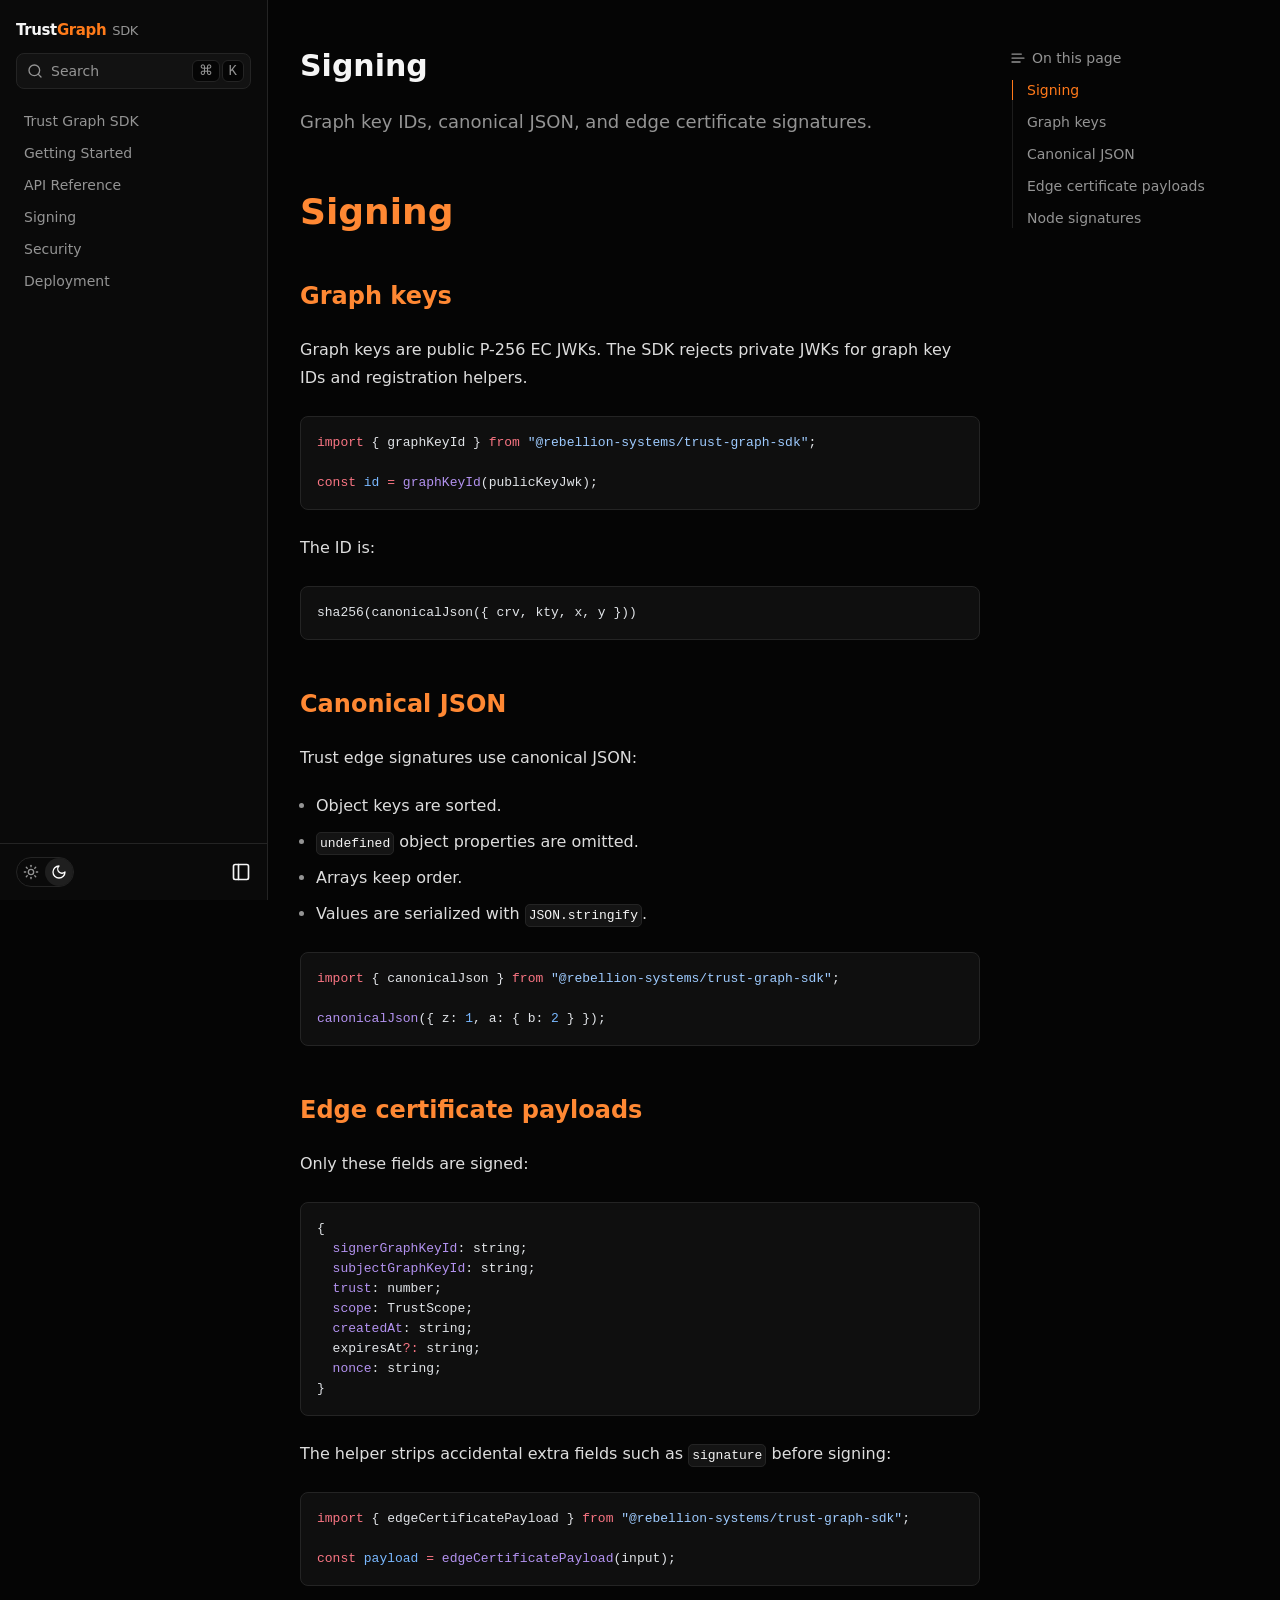
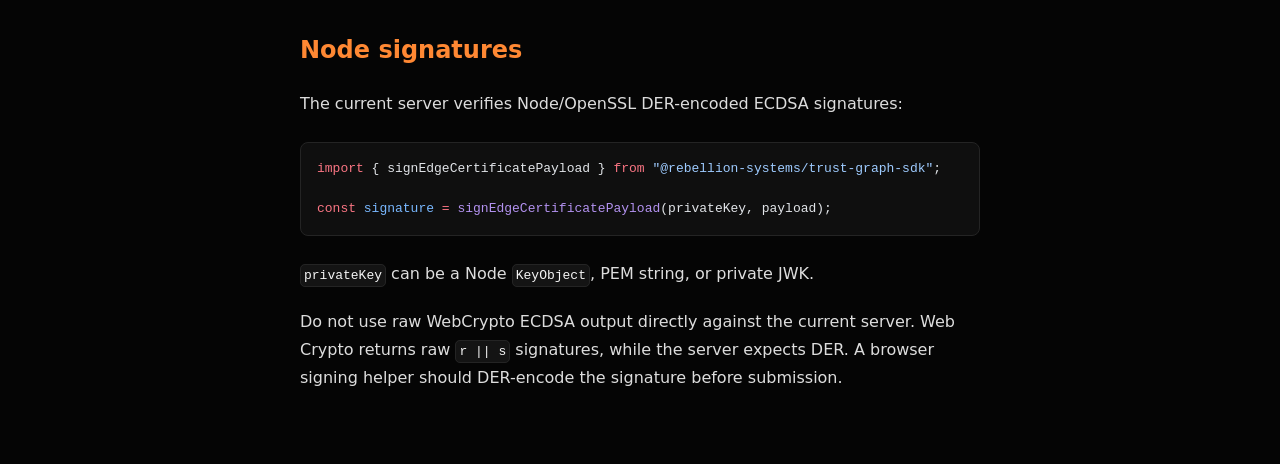
<file: signing.html>
<!DOCTYPE html><html lang="en"><head><meta charSet="utf-8"/><meta name="viewport" content="width=device-width, initial-scale=1"/><link rel="stylesheet" href="/_next/static/css/49cb030279d5a0d4.css" data-precedence="next"/><link rel="stylesheet" href="/_next/static/css/476cfc947baa1806.css" data-precedence="next"/><link rel="preload" as="script" fetchPriority="low" href="/_next/static/chunks/webpack-978d756b92c1ff02.js"/><script src="/_next/static/chunks/2200cc46-8fdced7a1083d209.js" async=""></script><script src="/_next/static/chunks/945-95dc01a65a61b9e0.js" async=""></script><script src="/_next/static/chunks/main-app-08777d5bd916bc3c.js" async=""></script><script src="/_next/static/chunks/950-8ad00fd422a8a261.js" async=""></script><script src="/_next/static/chunks/962-89f0e3a2ffb69e6e.js" async=""></script><script src="/_next/static/chunks/599-0d31e8b9a8f301d7.js" async=""></script><script src="/_next/static/chunks/app/(docs)/layout-4f634dc314f2d56b.js" async=""></script><script src="/_next/static/chunks/app/layout-0a6bef68097fa92b.js" async=""></script><script src="/_next/static/chunks/323-0296ef8be3b59a79.js" async=""></script><script src="/_next/static/chunks/app/(docs)/%5B%5B...slug%5D%5D/page-eab8a6d6b0adbad6.js" async=""></script><title>Signing | Trust Graph SDK</title><meta name="description" content="Graph key IDs, canonical JSON, and edge certificate signatures."/><script src="/_next/static/chunks/polyfills-42372ed130431b0a.js" noModule=""></script></head><body class="flex min-h-screen flex-col"><script>((e,t,r,n,o,a,l,i)=>{let u=document.documentElement,c=["light","dark"];function s(t){(Array.isArray(e)?e:[e]).forEach(e=>{let r="class"===e,n=r&&a?o.map(e=>a[e]||e):o;r?(u.classList.remove(...n),u.classList.add(a&&a[t]?a[t]:t)):u.setAttribute(e,t)}),i&&c.includes(t)&&(u.style.colorScheme=t)}if(n)s(n);else try{let e=localStorage.getItem(t)||r,n=l&&"system"===e?window.matchMedia("(prefers-color-scheme: dark)").matches?"dark":"light":e;s(n)}catch(e){}})("class","theme","dark",null,["light","dark"],null,true,true)</script><!--$!--><template data-dgst="BAILOUT_TO_CLIENT_SIDE_RENDERING"></template><!--/$--><header id="nd-subnav" class="sticky top-[var(--fd-banner-height)] z-30 flex h-14 flex-row items-center border-b border-fd-foreground/10 px-4 backdrop-blur-lg transition-colors bg-fd-background/80 md:hidden"><a class="inline-flex items-center gap-2.5 font-semibold" href="/"><span class="font-bold text-[15px] tracking-tight">Trust<span class="text-[#FF7B1A]">Graph</span><span class="text-fd-muted-foreground font-normal ml-1.5 text-[13px]">SDK</span></span></a><div class="flex flex-1 flex-row items-center gap-1"></div><button type="button" class="inline-flex items-center justify-center rounded-md text-sm font-medium transition-colors duration-100 disabled:pointer-events-none disabled:opacity-50 hover:bg-fd-accent hover:text-fd-accent-foreground p-1.5 [&amp;_svg]:size-5" data-search="" aria-label="Open Search"><svg xmlns="http://www.w3.org/2000/svg" width="24" height="24" viewBox="0 0 24 24" fill="none" stroke="currentColor" stroke-width="2" stroke-linecap="round" stroke-linejoin="round" class="lucide lucide-search"><circle cx="11" cy="11" r="8"></circle><path d="m21 21-4.3-4.3"></path></svg></button><button aria-label="Toggle Sidebar" data-open="false" class="inline-flex items-center justify-center rounded-md text-sm font-medium transition-colors duration-100 disabled:pointer-events-none disabled:opacity-50 hover:bg-fd-accent hover:text-fd-accent-foreground p-1.5 [&amp;_svg]:size-5 -me-2 md:hidden"><svg xmlns="http://www.w3.org/2000/svg" width="24" height="24" viewBox="0 0 24 24" fill="none" stroke="currentColor" stroke-width="2" stroke-linecap="round" stroke-linejoin="round" class="lucide lucide-menu"><line x1="4" x2="20" y1="12" y2="12"></line><line x1="4" x2="20" y1="6" y2="6"></line><line x1="4" x2="20" y1="18" y2="18"></line></svg></button></header><main id="nd-docs-layout" class="flex flex-1 flex-row pe-[var(--fd-layout-offset)] [--fd-tocnav-height:36px] md:[--fd-sidebar-width:268px] xl:[--fd-toc-width:268px] xl:[--fd-tocnav-height:0px] [--fd-nav-height:3.5rem] md:[--fd-nav-height:0px]" style="--fd-layout-offset:max(calc(50vw - var(--fd-layout-width) / 2), 0px)"><button type="button" aria-label="Collapse Sidebar" data-collapsed="false" class="inline-flex items-center justify-center rounded-md text-sm font-medium transition-colors duration-100 disabled:pointer-events-none disabled:opacity-50 hover:bg-fd-accent hover:text-fd-accent-foreground p-1.5 [&amp;_svg]:size-5 fixed bottom-3 z-30 backdrop-blur-lg data-[collapsed=false]:hidden max-md:hidden" style="inset-inline-start:calc(var(--fd-layout-offset) + 0.5rem)"><svg xmlns="http://www.w3.org/2000/svg" width="24" height="24" viewBox="0 0 24 24" fill="none" stroke="currentColor" stroke-width="2" stroke-linecap="round" stroke-linejoin="round" class="lucide lucide-panel-left"><rect width="18" height="18" x="3" y="3" rx="2"></rect><path d="M9 3v18"></path></svg></button><aside data-open="false" id="nd-sidebar" data-collapsed="false" style="--fd-sidebar-offset:calc(var(--fd-sidebar-width) - 20px);--fd-sidebar-height:calc(100dvh - var(--fd-banner-height) - var(--fd-nav-height))" class="fixed top-fd-layout-top z-30 bg-fd-card text-sm md:sticky md:h-[var(--fd-sidebar-height)] max-md:inset-x-0 max-md:bottom-0 max-md:bg-fd-background/80 max-md:text-[15px] max-md:backdrop-blur-lg max-md:data-[open=false]:invisible md:transition-all md:ps-[var(--fd-layout-offset)]"><div class="flex size-full max-w-full flex-col pt-2 md:ms-auto md:w-[var(--fd-sidebar-width)] md:border-e md:pt-4"><div class="flex flex-col gap-2 px-4 empty:hidden"><div class="flex flex-row items-center max-md:hidden"><a class="inline-flex items-center gap-2.5 py-1 font-medium" href="/"><span class="font-bold text-[15px] tracking-tight">Trust<span class="text-[#FF7B1A]">Graph</span><span class="text-fd-muted-foreground font-normal ml-1.5 text-[13px]">SDK</span></span></a></div><button type="button" data-search-full="" class="inline-flex items-center gap-2 border bg-fd-secondary/50 p-1.5 text-sm text-fd-muted-foreground transition-colors hover:bg-fd-accent hover:text-fd-accent-foreground rounded-lg max-md:hidden"><svg xmlns="http://www.w3.org/2000/svg" width="24" height="24" viewBox="0 0 24 24" fill="none" stroke="currentColor" stroke-width="2" stroke-linecap="round" stroke-linejoin="round" class="lucide lucide-search ms-1 size-4"><circle cx="11" cy="11" r="8"></circle><path d="m21 21-4.3-4.3"></path></svg>Search<div class="ms-auto inline-flex gap-0.5"><kbd class="rounded-md border bg-fd-background px-1.5">⌘</kbd><kbd class="rounded-md border bg-fd-background px-1.5">K</kbd></div></button></div><div dir="ltr" class="overflow-hidden h-full" style="position:relative;--radix-scroll-area-corner-width:0px;--radix-scroll-area-corner-height:0px"><style>[data-radix-scroll-area-viewport]{scrollbar-width:none;-ms-overflow-style:none;-webkit-overflow-scrolling:touch;}[data-radix-scroll-area-viewport]::-webkit-scrollbar{display:none}</style><div data-radix-scroll-area-viewport="" class="size-full rounded-[inherit] p-4" style="overflow-x:hidden;overflow-y:hidden;mask-image:linear-gradient(to bottom, transparent 2px, white 16px)"><div style="min-width:100%;display:table"><div class="mb-4 empty:hidden md:hidden"></div><a data-active="false" class="flex flex-row items-center gap-2 rounded-md p-2 text-start text-fd-muted-foreground [overflow-wrap:anywhere] md:py-1.5 [&amp;_svg]:size-4 [&amp;_svg]:shrink-0 transition-colors hover:bg-fd-accent/50 hover:text-fd-accent-foreground/80 hover:transition-none" href="/">Trust Graph SDK</a><a data-active="false" class="flex flex-row items-center gap-2 rounded-md p-2 text-start text-fd-muted-foreground [overflow-wrap:anywhere] md:py-1.5 [&amp;_svg]:size-4 [&amp;_svg]:shrink-0 transition-colors hover:bg-fd-accent/50 hover:text-fd-accent-foreground/80 hover:transition-none" href="/getting-started">Getting Started</a><a data-active="false" class="flex flex-row items-center gap-2 rounded-md p-2 text-start text-fd-muted-foreground [overflow-wrap:anywhere] md:py-1.5 [&amp;_svg]:size-4 [&amp;_svg]:shrink-0 transition-colors hover:bg-fd-accent/50 hover:text-fd-accent-foreground/80 hover:transition-none" href="/api-reference">API Reference</a><a data-active="true" class="flex flex-row items-center gap-2 rounded-md p-2 text-start [overflow-wrap:anywhere] md:py-1.5 [&amp;_svg]:size-4 [&amp;_svg]:shrink-0 bg-fd-primary/10 font-medium text-fd-primary" href="/signing">Signing</a><a data-active="false" class="flex flex-row items-center gap-2 rounded-md p-2 text-start text-fd-muted-foreground [overflow-wrap:anywhere] md:py-1.5 [&amp;_svg]:size-4 [&amp;_svg]:shrink-0 transition-colors hover:bg-fd-accent/50 hover:text-fd-accent-foreground/80 hover:transition-none" href="/security">Security</a><a data-active="false" class="flex flex-row items-center gap-2 rounded-md p-2 text-start text-fd-muted-foreground [overflow-wrap:anywhere] md:py-1.5 [&amp;_svg]:size-4 [&amp;_svg]:shrink-0 transition-colors hover:bg-fd-accent/50 hover:text-fd-accent-foreground/80 hover:transition-none" href="/deployment">Deployment</a></div></div></div><div class="flex flex-col border-t px-4 py-3 empty:hidden"><div class="flex flex-row items-center"><div role="separator" class="flex-1"></div><button class="inline-flex items-center rounded-full border p-0 md:order-first" data-theme-toggle=""><svg xmlns="http://www.w3.org/2000/svg" width="24" height="24" viewBox="0 0 24 24" fill="none" stroke="currentColor" stroke-width="2" stroke-linecap="round" stroke-linejoin="round" class="lucide lucide-sun size-7 rounded-full p-1.5 text-fd-muted-foreground"><circle cx="12" cy="12" r="4"></circle><path d="M12 2v2"></path><path d="M12 20v2"></path><path d="m4.93 4.93 1.41 1.41"></path><path d="m17.66 17.66 1.41 1.41"></path><path d="M2 12h2"></path><path d="M20 12h2"></path><path d="m6.34 17.66-1.41 1.41"></path><path d="m19.07 4.93-1.41 1.41"></path></svg><svg xmlns="http://www.w3.org/2000/svg" width="24" height="24" viewBox="0 0 24 24" fill="none" stroke="currentColor" stroke-width="2" stroke-linecap="round" stroke-linejoin="round" class="lucide lucide-moon size-7 rounded-full p-1.5 text-fd-muted-foreground"><path d="M12 3a6 6 0 0 0 9 9 9 9 0 1 1-9-9Z"></path></svg></button><button type="button" aria-label="Collapse Sidebar" data-collapsed="false" class="inline-flex items-center justify-center rounded-md text-sm font-medium transition-colors duration-100 disabled:pointer-events-none disabled:opacity-50 hover:bg-fd-accent hover:text-fd-accent-foreground p-1.5 [&amp;_svg]:size-5 -me-1.5 max-md:hidden"><svg xmlns="http://www.w3.org/2000/svg" width="24" height="24" viewBox="0 0 24 24" fill="none" stroke="currentColor" stroke-width="2" stroke-linecap="round" stroke-linejoin="round" class="lucide lucide-panel-left"><rect width="18" height="18" x="3" y="3" rx="2"></rect><path d="M9 3v18"></path></svg></button></div></div></div></aside><div id="nd-page" class="flex w-full min-w-0 flex-col"><header id="nd-tocnav" class="sticky top-fd-layout-top z-10 flex flex-row items-center border-b border-fd-foreground/10 text-sm backdrop-blur-md transition-colors bg-fd-background/80 xl:hidden" style="--fd-toc-top-with-offset:calc(4px + var(--fd-banner-height) + var(--fd-nav-height))"><button type="button" aria-haspopup="dialog" aria-expanded="false" data-state="closed" class="inline-flex items-center gap-2 text-nowrap px-4 py-2 text-start size-full"><svg xmlns="http://www.w3.org/2000/svg" width="24" height="24" viewBox="0 0 24 24" fill="none" stroke="currentColor" stroke-width="2" stroke-linecap="round" stroke-linejoin="round" class="lucide lucide-text size-4 shrink-0"><path d="M17 6.1H3"></path><path d="M21 12.1H3"></path><path d="M15.1 18H3"></path></svg>On this page</button></header><article class="flex w-full flex-1 flex-col gap-6 px-4 pt-8 md:pt-12 lg:px-8 xl:mx-auto max-w-[860px]"><h1 class="text-3xl font-bold">Signing</h1><p class="mb-8 text-lg text-fd-muted-foreground">Graph key IDs, canonical JSON, and edge certificate signatures.</p><div class="prose"><h1 class="flex scroll-m-28 flex-row items-center gap-2" id="signing"><a data-card="" href="#signing" class="peer">Signing</a><svg xmlns="http://www.w3.org/2000/svg" width="24" height="24" viewBox="0 0 24 24" fill="none" stroke="currentColor" stroke-width="2" stroke-linecap="round" stroke-linejoin="round" class="lucide lucide-link size-3.5 shrink-0 text-fd-muted-foreground opacity-0 transition-opacity peer-hover:opacity-100" aria-label="Link to section"><path d="M10 13a5 5 0 0 0 7.54.54l3-3a5 5 0 0 0-7.07-7.07l-1.72 1.71"></path><path d="M14 11a5 5 0 0 0-7.54-.54l-3 3a5 5 0 0 0 7.07 7.07l1.71-1.71"></path></svg></h1>
<h2 class="flex scroll-m-28 flex-row items-center gap-2" id="graph-keys"><a data-card="" href="#graph-keys" class="peer">Graph keys</a><svg xmlns="http://www.w3.org/2000/svg" width="24" height="24" viewBox="0 0 24 24" fill="none" stroke="currentColor" stroke-width="2" stroke-linecap="round" stroke-linejoin="round" class="lucide lucide-link size-3.5 shrink-0 text-fd-muted-foreground opacity-0 transition-opacity peer-hover:opacity-100" aria-label="Link to section"><path d="M10 13a5 5 0 0 0 7.54.54l3-3a5 5 0 0 0-7.07-7.07l-1.72 1.71"></path><path d="M14 11a5 5 0 0 0-7.54-.54l-3 3a5 5 0 0 0 7.07 7.07l1.71-1.71"></path></svg></h2>
<p>Graph keys are public P-256 EC JWKs. The SDK rejects private JWKs for graph key
IDs and registration helpers.</p>
<figure class="not-prose group fd-codeblock relative my-6 overflow-hidden rounded-lg border bg-fd-secondary/50 text-sm shiki shiki-themes github-light github-dark" style="--shiki-light:#24292e;--shiki-dark:#e1e4e8;--shiki-light-bg:#fff;--shiki-dark-bg:#24292e" tabindex="0"><button type="button" class="inline-flex items-center justify-center rounded-md p-2 text-sm font-medium duration-100 disabled:pointer-events-none disabled:opacity-50 hover:bg-fd-accent hover:text-fd-accent-foreground transition-opacity group-hover:opacity-100 opacity-0 absolute right-2 top-2 z-[2] backdrop-blur-md" aria-label="Copy Text"><svg xmlns="http://www.w3.org/2000/svg" width="24" height="24" viewBox="0 0 24 24" fill="none" stroke="currentColor" stroke-width="2" stroke-linecap="round" stroke-linejoin="round" class="lucide lucide-check size-3.5 transition-transform scale-0"><path d="M20 6 9 17l-5-5"></path></svg><svg xmlns="http://www.w3.org/2000/svg" width="24" height="24" viewBox="0 0 24 24" fill="none" stroke="currentColor" stroke-width="2" stroke-linecap="round" stroke-linejoin="round" class="lucide lucide-copy absolute size-3.5 transition-transform"><rect width="14" height="14" x="8" y="8" rx="2" ry="2"></rect><path d="M4 16c-1.1 0-2-.9-2-2V4c0-1.1.9-2 2-2h10c1.1 0 2 .9 2 2"></path></svg></button><div dir="ltr" class="overflow-hidden" style="position:relative;--radix-scroll-area-corner-width:0px;--radix-scroll-area-corner-height:0px"><style>[data-radix-scroll-area-viewport]{scrollbar-width:none;-ms-overflow-style:none;-webkit-overflow-scrolling:touch;}[data-radix-scroll-area-viewport]::-webkit-scrollbar{display:none}</style><div data-radix-scroll-area-viewport="" class="size-full rounded-[inherit] max-h-[600px]" style="overflow-x:hidden;overflow-y:hidden"><div style="min-width:100%;display:table"><pre class="p-4 focus-visible:outline-none"><code><span class="line"><span style="--shiki-light:#D73A49;--shiki-dark:#F97583">import</span><span style="--shiki-light:#24292E;--shiki-dark:#E1E4E8"> { graphKeyId } </span><span style="--shiki-light:#D73A49;--shiki-dark:#F97583">from</span><span style="--shiki-light:#032F62;--shiki-dark:#9ECBFF"> &quot;@rebellion-systems/trust-graph-sdk&quot;</span><span style="--shiki-light:#24292E;--shiki-dark:#E1E4E8">;</span></span>
<span class="line"> </span>
<span class="line"><span style="--shiki-light:#D73A49;--shiki-dark:#F97583">const</span><span style="--shiki-light:#005CC5;--shiki-dark:#79B8FF"> id</span><span style="--shiki-light:#D73A49;--shiki-dark:#F97583"> =</span><span style="--shiki-light:#6F42C1;--shiki-dark:#B392F0"> graphKeyId</span><span style="--shiki-light:#24292E;--shiki-dark:#E1E4E8">(publicKeyJwk);</span></span></code></pre></div></div></div></figure>
<p>The ID is:</p>
<figure class="not-prose group fd-codeblock relative my-6 overflow-hidden rounded-lg border bg-fd-secondary/50 text-sm shiki shiki-themes github-light github-dark" style="--shiki-light:#24292e;--shiki-dark:#e1e4e8;--shiki-light-bg:#fff;--shiki-dark-bg:#24292e" tabindex="0"><button type="button" class="inline-flex items-center justify-center rounded-md p-2 text-sm font-medium duration-100 disabled:pointer-events-none disabled:opacity-50 hover:bg-fd-accent hover:text-fd-accent-foreground transition-opacity group-hover:opacity-100 opacity-0 absolute right-2 top-2 z-[2] backdrop-blur-md" aria-label="Copy Text"><svg xmlns="http://www.w3.org/2000/svg" width="24" height="24" viewBox="0 0 24 24" fill="none" stroke="currentColor" stroke-width="2" stroke-linecap="round" stroke-linejoin="round" class="lucide lucide-check size-3.5 transition-transform scale-0"><path d="M20 6 9 17l-5-5"></path></svg><svg xmlns="http://www.w3.org/2000/svg" width="24" height="24" viewBox="0 0 24 24" fill="none" stroke="currentColor" stroke-width="2" stroke-linecap="round" stroke-linejoin="round" class="lucide lucide-copy absolute size-3.5 transition-transform"><rect width="14" height="14" x="8" y="8" rx="2" ry="2"></rect><path d="M4 16c-1.1 0-2-.9-2-2V4c0-1.1.9-2 2-2h10c1.1 0 2 .9 2 2"></path></svg></button><div dir="ltr" class="overflow-hidden" style="position:relative;--radix-scroll-area-corner-width:0px;--radix-scroll-area-corner-height:0px"><style>[data-radix-scroll-area-viewport]{scrollbar-width:none;-ms-overflow-style:none;-webkit-overflow-scrolling:touch;}[data-radix-scroll-area-viewport]::-webkit-scrollbar{display:none}</style><div data-radix-scroll-area-viewport="" class="size-full rounded-[inherit] max-h-[600px]" style="overflow-x:hidden;overflow-y:hidden"><div style="min-width:100%;display:table"><pre class="p-4 focus-visible:outline-none"><code><span class="line"><span>sha256(canonicalJson({ crv, kty, x, y }))</span></span></code></pre></div></div></div></figure>
<h2 class="flex scroll-m-28 flex-row items-center gap-2" id="canonical-json"><a data-card="" href="#canonical-json" class="peer">Canonical JSON</a><svg xmlns="http://www.w3.org/2000/svg" width="24" height="24" viewBox="0 0 24 24" fill="none" stroke="currentColor" stroke-width="2" stroke-linecap="round" stroke-linejoin="round" class="lucide lucide-link size-3.5 shrink-0 text-fd-muted-foreground opacity-0 transition-opacity peer-hover:opacity-100" aria-label="Link to section"><path d="M10 13a5 5 0 0 0 7.54.54l3-3a5 5 0 0 0-7.07-7.07l-1.72 1.71"></path><path d="M14 11a5 5 0 0 0-7.54-.54l-3 3a5 5 0 0 0 7.07 7.07l1.71-1.71"></path></svg></h2>
<p>Trust edge signatures use canonical JSON:</p>
<ul>
<li>Object keys are sorted.</li>
<li><code>undefined</code> object properties are omitted.</li>
<li>Arrays keep order.</li>
<li>Values are serialized with <code>JSON.stringify</code>.</li>
</ul>
<figure class="not-prose group fd-codeblock relative my-6 overflow-hidden rounded-lg border bg-fd-secondary/50 text-sm shiki shiki-themes github-light github-dark" style="--shiki-light:#24292e;--shiki-dark:#e1e4e8;--shiki-light-bg:#fff;--shiki-dark-bg:#24292e" tabindex="0"><button type="button" class="inline-flex items-center justify-center rounded-md p-2 text-sm font-medium duration-100 disabled:pointer-events-none disabled:opacity-50 hover:bg-fd-accent hover:text-fd-accent-foreground transition-opacity group-hover:opacity-100 opacity-0 absolute right-2 top-2 z-[2] backdrop-blur-md" aria-label="Copy Text"><svg xmlns="http://www.w3.org/2000/svg" width="24" height="24" viewBox="0 0 24 24" fill="none" stroke="currentColor" stroke-width="2" stroke-linecap="round" stroke-linejoin="round" class="lucide lucide-check size-3.5 transition-transform scale-0"><path d="M20 6 9 17l-5-5"></path></svg><svg xmlns="http://www.w3.org/2000/svg" width="24" height="24" viewBox="0 0 24 24" fill="none" stroke="currentColor" stroke-width="2" stroke-linecap="round" stroke-linejoin="round" class="lucide lucide-copy absolute size-3.5 transition-transform"><rect width="14" height="14" x="8" y="8" rx="2" ry="2"></rect><path d="M4 16c-1.1 0-2-.9-2-2V4c0-1.1.9-2 2-2h10c1.1 0 2 .9 2 2"></path></svg></button><div dir="ltr" class="overflow-hidden" style="position:relative;--radix-scroll-area-corner-width:0px;--radix-scroll-area-corner-height:0px"><style>[data-radix-scroll-area-viewport]{scrollbar-width:none;-ms-overflow-style:none;-webkit-overflow-scrolling:touch;}[data-radix-scroll-area-viewport]::-webkit-scrollbar{display:none}</style><div data-radix-scroll-area-viewport="" class="size-full rounded-[inherit] max-h-[600px]" style="overflow-x:hidden;overflow-y:hidden"><div style="min-width:100%;display:table"><pre class="p-4 focus-visible:outline-none"><code><span class="line"><span style="--shiki-light:#D73A49;--shiki-dark:#F97583">import</span><span style="--shiki-light:#24292E;--shiki-dark:#E1E4E8"> { canonicalJson } </span><span style="--shiki-light:#D73A49;--shiki-dark:#F97583">from</span><span style="--shiki-light:#032F62;--shiki-dark:#9ECBFF"> &quot;@rebellion-systems/trust-graph-sdk&quot;</span><span style="--shiki-light:#24292E;--shiki-dark:#E1E4E8">;</span></span>
<span class="line"> </span>
<span class="line"><span style="--shiki-light:#6F42C1;--shiki-dark:#B392F0">canonicalJson</span><span style="--shiki-light:#24292E;--shiki-dark:#E1E4E8">({ z: </span><span style="--shiki-light:#005CC5;--shiki-dark:#79B8FF">1</span><span style="--shiki-light:#24292E;--shiki-dark:#E1E4E8">, a: { b: </span><span style="--shiki-light:#005CC5;--shiki-dark:#79B8FF">2</span><span style="--shiki-light:#24292E;--shiki-dark:#E1E4E8"> } });</span></span></code></pre></div></div></div></figure>
<h2 class="flex scroll-m-28 flex-row items-center gap-2" id="edge-certificate-payloads"><a data-card="" href="#edge-certificate-payloads" class="peer">Edge certificate payloads</a><svg xmlns="http://www.w3.org/2000/svg" width="24" height="24" viewBox="0 0 24 24" fill="none" stroke="currentColor" stroke-width="2" stroke-linecap="round" stroke-linejoin="round" class="lucide lucide-link size-3.5 shrink-0 text-fd-muted-foreground opacity-0 transition-opacity peer-hover:opacity-100" aria-label="Link to section"><path d="M10 13a5 5 0 0 0 7.54.54l3-3a5 5 0 0 0-7.07-7.07l-1.72 1.71"></path><path d="M14 11a5 5 0 0 0-7.54-.54l-3 3a5 5 0 0 0 7.07 7.07l1.71-1.71"></path></svg></h2>
<p>Only these fields are signed:</p>
<figure class="not-prose group fd-codeblock relative my-6 overflow-hidden rounded-lg border bg-fd-secondary/50 text-sm shiki shiki-themes github-light github-dark" style="--shiki-light:#24292e;--shiki-dark:#e1e4e8;--shiki-light-bg:#fff;--shiki-dark-bg:#24292e" tabindex="0"><button type="button" class="inline-flex items-center justify-center rounded-md p-2 text-sm font-medium duration-100 disabled:pointer-events-none disabled:opacity-50 hover:bg-fd-accent hover:text-fd-accent-foreground transition-opacity group-hover:opacity-100 opacity-0 absolute right-2 top-2 z-[2] backdrop-blur-md" aria-label="Copy Text"><svg xmlns="http://www.w3.org/2000/svg" width="24" height="24" viewBox="0 0 24 24" fill="none" stroke="currentColor" stroke-width="2" stroke-linecap="round" stroke-linejoin="round" class="lucide lucide-check size-3.5 transition-transform scale-0"><path d="M20 6 9 17l-5-5"></path></svg><svg xmlns="http://www.w3.org/2000/svg" width="24" height="24" viewBox="0 0 24 24" fill="none" stroke="currentColor" stroke-width="2" stroke-linecap="round" stroke-linejoin="round" class="lucide lucide-copy absolute size-3.5 transition-transform"><rect width="14" height="14" x="8" y="8" rx="2" ry="2"></rect><path d="M4 16c-1.1 0-2-.9-2-2V4c0-1.1.9-2 2-2h10c1.1 0 2 .9 2 2"></path></svg></button><div dir="ltr" class="overflow-hidden" style="position:relative;--radix-scroll-area-corner-width:0px;--radix-scroll-area-corner-height:0px"><style>[data-radix-scroll-area-viewport]{scrollbar-width:none;-ms-overflow-style:none;-webkit-overflow-scrolling:touch;}[data-radix-scroll-area-viewport]::-webkit-scrollbar{display:none}</style><div data-radix-scroll-area-viewport="" class="size-full rounded-[inherit] max-h-[600px]" style="overflow-x:hidden;overflow-y:hidden"><div style="min-width:100%;display:table"><pre class="p-4 focus-visible:outline-none"><code><span class="line"><span style="--shiki-light:#24292E;--shiki-dark:#E1E4E8">{</span></span>
<span class="line"><span style="--shiki-light:#6F42C1;--shiki-dark:#B392F0">  signerGraphKeyId</span><span style="--shiki-light:#24292E;--shiki-dark:#E1E4E8">: string;</span></span>
<span class="line"><span style="--shiki-light:#6F42C1;--shiki-dark:#B392F0">  subjectGraphKeyId</span><span style="--shiki-light:#24292E;--shiki-dark:#E1E4E8">: string;</span></span>
<span class="line"><span style="--shiki-light:#6F42C1;--shiki-dark:#B392F0">  trust</span><span style="--shiki-light:#24292E;--shiki-dark:#E1E4E8">: number;</span></span>
<span class="line"><span style="--shiki-light:#6F42C1;--shiki-dark:#B392F0">  scope</span><span style="--shiki-light:#24292E;--shiki-dark:#E1E4E8">: TrustScope;</span></span>
<span class="line"><span style="--shiki-light:#6F42C1;--shiki-dark:#B392F0">  createdAt</span><span style="--shiki-light:#24292E;--shiki-dark:#E1E4E8">: string;</span></span>
<span class="line"><span style="--shiki-light:#24292E;--shiki-dark:#E1E4E8">  expiresAt</span><span style="--shiki-light:#D73A49;--shiki-dark:#F97583">?:</span><span style="--shiki-light:#24292E;--shiki-dark:#E1E4E8"> string;</span></span>
<span class="line"><span style="--shiki-light:#6F42C1;--shiki-dark:#B392F0">  nonce</span><span style="--shiki-light:#24292E;--shiki-dark:#E1E4E8">: string;</span></span>
<span class="line"><span style="--shiki-light:#24292E;--shiki-dark:#E1E4E8">}</span></span></code></pre></div></div></div></figure>
<p>The helper strips accidental extra fields such as <code>signature</code> before signing:</p>
<figure class="not-prose group fd-codeblock relative my-6 overflow-hidden rounded-lg border bg-fd-secondary/50 text-sm shiki shiki-themes github-light github-dark" style="--shiki-light:#24292e;--shiki-dark:#e1e4e8;--shiki-light-bg:#fff;--shiki-dark-bg:#24292e" tabindex="0"><button type="button" class="inline-flex items-center justify-center rounded-md p-2 text-sm font-medium duration-100 disabled:pointer-events-none disabled:opacity-50 hover:bg-fd-accent hover:text-fd-accent-foreground transition-opacity group-hover:opacity-100 opacity-0 absolute right-2 top-2 z-[2] backdrop-blur-md" aria-label="Copy Text"><svg xmlns="http://www.w3.org/2000/svg" width="24" height="24" viewBox="0 0 24 24" fill="none" stroke="currentColor" stroke-width="2" stroke-linecap="round" stroke-linejoin="round" class="lucide lucide-check size-3.5 transition-transform scale-0"><path d="M20 6 9 17l-5-5"></path></svg><svg xmlns="http://www.w3.org/2000/svg" width="24" height="24" viewBox="0 0 24 24" fill="none" stroke="currentColor" stroke-width="2" stroke-linecap="round" stroke-linejoin="round" class="lucide lucide-copy absolute size-3.5 transition-transform"><rect width="14" height="14" x="8" y="8" rx="2" ry="2"></rect><path d="M4 16c-1.1 0-2-.9-2-2V4c0-1.1.9-2 2-2h10c1.1 0 2 .9 2 2"></path></svg></button><div dir="ltr" class="overflow-hidden" style="position:relative;--radix-scroll-area-corner-width:0px;--radix-scroll-area-corner-height:0px"><style>[data-radix-scroll-area-viewport]{scrollbar-width:none;-ms-overflow-style:none;-webkit-overflow-scrolling:touch;}[data-radix-scroll-area-viewport]::-webkit-scrollbar{display:none}</style><div data-radix-scroll-area-viewport="" class="size-full rounded-[inherit] max-h-[600px]" style="overflow-x:hidden;overflow-y:hidden"><div style="min-width:100%;display:table"><pre class="p-4 focus-visible:outline-none"><code><span class="line"><span style="--shiki-light:#D73A49;--shiki-dark:#F97583">import</span><span style="--shiki-light:#24292E;--shiki-dark:#E1E4E8"> { edgeCertificatePayload } </span><span style="--shiki-light:#D73A49;--shiki-dark:#F97583">from</span><span style="--shiki-light:#032F62;--shiki-dark:#9ECBFF"> &quot;@rebellion-systems/trust-graph-sdk&quot;</span><span style="--shiki-light:#24292E;--shiki-dark:#E1E4E8">;</span></span>
<span class="line"> </span>
<span class="line"><span style="--shiki-light:#D73A49;--shiki-dark:#F97583">const</span><span style="--shiki-light:#005CC5;--shiki-dark:#79B8FF"> payload</span><span style="--shiki-light:#D73A49;--shiki-dark:#F97583"> =</span><span style="--shiki-light:#6F42C1;--shiki-dark:#B392F0"> edgeCertificatePayload</span><span style="--shiki-light:#24292E;--shiki-dark:#E1E4E8">(input);</span></span></code></pre></div></div></div></figure>
<h2 class="flex scroll-m-28 flex-row items-center gap-2" id="node-signatures"><a data-card="" href="#node-signatures" class="peer">Node signatures</a><svg xmlns="http://www.w3.org/2000/svg" width="24" height="24" viewBox="0 0 24 24" fill="none" stroke="currentColor" stroke-width="2" stroke-linecap="round" stroke-linejoin="round" class="lucide lucide-link size-3.5 shrink-0 text-fd-muted-foreground opacity-0 transition-opacity peer-hover:opacity-100" aria-label="Link to section"><path d="M10 13a5 5 0 0 0 7.54.54l3-3a5 5 0 0 0-7.07-7.07l-1.72 1.71"></path><path d="M14 11a5 5 0 0 0-7.54-.54l-3 3a5 5 0 0 0 7.07 7.07l1.71-1.71"></path></svg></h2>
<p>The current server verifies Node/OpenSSL DER-encoded ECDSA signatures:</p>
<figure class="not-prose group fd-codeblock relative my-6 overflow-hidden rounded-lg border bg-fd-secondary/50 text-sm shiki shiki-themes github-light github-dark" style="--shiki-light:#24292e;--shiki-dark:#e1e4e8;--shiki-light-bg:#fff;--shiki-dark-bg:#24292e" tabindex="0"><button type="button" class="inline-flex items-center justify-center rounded-md p-2 text-sm font-medium duration-100 disabled:pointer-events-none disabled:opacity-50 hover:bg-fd-accent hover:text-fd-accent-foreground transition-opacity group-hover:opacity-100 opacity-0 absolute right-2 top-2 z-[2] backdrop-blur-md" aria-label="Copy Text"><svg xmlns="http://www.w3.org/2000/svg" width="24" height="24" viewBox="0 0 24 24" fill="none" stroke="currentColor" stroke-width="2" stroke-linecap="round" stroke-linejoin="round" class="lucide lucide-check size-3.5 transition-transform scale-0"><path d="M20 6 9 17l-5-5"></path></svg><svg xmlns="http://www.w3.org/2000/svg" width="24" height="24" viewBox="0 0 24 24" fill="none" stroke="currentColor" stroke-width="2" stroke-linecap="round" stroke-linejoin="round" class="lucide lucide-copy absolute size-3.5 transition-transform"><rect width="14" height="14" x="8" y="8" rx="2" ry="2"></rect><path d="M4 16c-1.1 0-2-.9-2-2V4c0-1.1.9-2 2-2h10c1.1 0 2 .9 2 2"></path></svg></button><div dir="ltr" class="overflow-hidden" style="position:relative;--radix-scroll-area-corner-width:0px;--radix-scroll-area-corner-height:0px"><style>[data-radix-scroll-area-viewport]{scrollbar-width:none;-ms-overflow-style:none;-webkit-overflow-scrolling:touch;}[data-radix-scroll-area-viewport]::-webkit-scrollbar{display:none}</style><div data-radix-scroll-area-viewport="" class="size-full rounded-[inherit] max-h-[600px]" style="overflow-x:hidden;overflow-y:hidden"><div style="min-width:100%;display:table"><pre class="p-4 focus-visible:outline-none"><code><span class="line"><span style="--shiki-light:#D73A49;--shiki-dark:#F97583">import</span><span style="--shiki-light:#24292E;--shiki-dark:#E1E4E8"> { signEdgeCertificatePayload } </span><span style="--shiki-light:#D73A49;--shiki-dark:#F97583">from</span><span style="--shiki-light:#032F62;--shiki-dark:#9ECBFF"> &quot;@rebellion-systems/trust-graph-sdk&quot;</span><span style="--shiki-light:#24292E;--shiki-dark:#E1E4E8">;</span></span>
<span class="line"> </span>
<span class="line"><span style="--shiki-light:#D73A49;--shiki-dark:#F97583">const</span><span style="--shiki-light:#005CC5;--shiki-dark:#79B8FF"> signature</span><span style="--shiki-light:#D73A49;--shiki-dark:#F97583"> =</span><span style="--shiki-light:#6F42C1;--shiki-dark:#B392F0"> signEdgeCertificatePayload</span><span style="--shiki-light:#24292E;--shiki-dark:#E1E4E8">(privateKey, payload);</span></span></code></pre></div></div></div></figure>
<p><code>privateKey</code> can be a Node <code>KeyObject</code>, PEM string, or private JWK.</p>
<p>Do not use raw WebCrypto ECDSA output directly against the current server. Web
Crypto returns raw <code>r || s</code> signatures, while the server expects DER. A browser
signing helper should DER-encode the signature before submission.</p></div><div role="none" class="flex-1"></div><div class="flex flex-row flex-wrap items-center justify-between gap-4 empty:hidden"></div><div class="grid grid-cols-2 gap-4 pb-6"><a class="flex w-full flex-col gap-2 rounded-lg border bg-fd-card p-4 text-sm transition-colors hover:bg-fd-accent/80 hover:text-fd-accent-foreground" href="/api-reference"><div class="inline-flex items-center gap-0.5 text-fd-muted-foreground"><svg xmlns="http://www.w3.org/2000/svg" width="24" height="24" viewBox="0 0 24 24" fill="none" stroke="currentColor" stroke-width="2" stroke-linecap="round" stroke-linejoin="round" class="lucide lucide-chevron-left -ms-1 size-4 shrink-0 rtl:rotate-180"><path d="m15 18-6-6 6-6"></path></svg><p>Previous</p></div><p class="font-medium">API Reference</p></a><a class="flex w-full flex-col gap-2 rounded-lg border bg-fd-card p-4 text-sm transition-colors hover:bg-fd-accent/80 hover:text-fd-accent-foreground col-start-2 text-end" href="/security"><div class="inline-flex items-center gap-0.5 text-fd-muted-foreground flex-row-reverse"><svg xmlns="http://www.w3.org/2000/svg" width="24" height="24" viewBox="0 0 24 24" fill="none" stroke="currentColor" stroke-width="2" stroke-linecap="round" stroke-linejoin="round" class="lucide lucide-chevron-right -me-1 size-4 shrink-0 rtl:rotate-180"><path d="m9 18 6-6-6-6"></path></svg><p>Next</p></div><p class="font-medium">Security</p></a></div></article></div><div id="nd-toc" class="sticky top-fd-layout-top h-[var(--fd-toc-height)] pb-2 pt-12 max-xl:hidden" style="--fd-toc-height:calc(100dvh - var(--fd-banner-height) - var(--fd-nav-height))"><div class="flex h-full w-[var(--fd-toc-width)] max-w-full flex-col gap-3 pe-4"><h3 class="-ms-0.5 inline-flex items-center gap-1.5 text-sm text-fd-muted-foreground"><svg xmlns="http://www.w3.org/2000/svg" width="24" height="24" viewBox="0 0 24 24" fill="none" stroke="currentColor" stroke-width="2" stroke-linecap="round" stroke-linejoin="round" class="lucide lucide-text size-4"><path d="M17 6.1H3"></path><path d="M21 12.1H3"></path><path d="M15.1 18H3"></path></svg>On this page</h3><div dir="ltr" class="overflow-hidden flex flex-col" style="position:relative;--radix-scroll-area-corner-width:0px;--radix-scroll-area-corner-height:0px"><style>[data-radix-scroll-area-viewport]{scrollbar-width:none;-ms-overflow-style:none;-webkit-overflow-scrolling:touch;}[data-radix-scroll-area-viewport]::-webkit-scrollbar{display:none}</style><div data-radix-scroll-area-viewport="" class="size-full rounded-[inherit] relative min-h-0 text-sm" style="overflow-x:hidden;overflow-y:hidden"><div style="min-width:100%;display:table"><div role="none" class="absolute start-0 mt-[var(--fd-top)] h-[var(--fd-height)] w-px bg-fd-primary transition-all"></div><div class="flex flex-col border-s border-fd-foreground/10"><a data-active="false" href="#signing" class="prose py-1.5 text-sm text-fd-muted-foreground transition-colors [overflow-wrap:anywhere] first:pt-0 last:pb-0 data-[active=true]:text-fd-primary ps-3.5">Signing</a><a data-active="false" href="#graph-keys" class="prose py-1.5 text-sm text-fd-muted-foreground transition-colors [overflow-wrap:anywhere] first:pt-0 last:pb-0 data-[active=true]:text-fd-primary ps-3.5">Graph keys</a><a data-active="false" href="#canonical-json" class="prose py-1.5 text-sm text-fd-muted-foreground transition-colors [overflow-wrap:anywhere] first:pt-0 last:pb-0 data-[active=true]:text-fd-primary ps-3.5">Canonical JSON</a><a data-active="false" href="#edge-certificate-payloads" class="prose py-1.5 text-sm text-fd-muted-foreground transition-colors [overflow-wrap:anywhere] first:pt-0 last:pb-0 data-[active=true]:text-fd-primary ps-3.5">Edge certificate payloads</a><a data-active="false" href="#node-signatures" class="prose py-1.5 text-sm text-fd-muted-foreground transition-colors [overflow-wrap:anywhere] first:pt-0 last:pb-0 data-[active=true]:text-fd-primary ps-3.5">Node signatures</a></div></div></div></div></div></div></main><script src="/_next/static/chunks/webpack-978d756b92c1ff02.js" async=""></script><script>(self.__next_f=self.__next_f||[]).push([0]);self.__next_f.push([2,null])</script><script>self.__next_f.push([1,"1:HL[\"/_next/static/css/49cb030279d5a0d4.css\",\"style\"]\n2:HL[\"/_next/static/css/476cfc947baa1806.css\",\"style\"]\n"])</script><script>self.__next_f.push([1,"3:I[2433,[],\"\"]\n6:I[176,[],\"\"]\n8:I[9414,[],\"\"]\n9:I[6250,[\"950\",\"static/chunks/950-8ad00fd422a8a261.js\",\"962\",\"static/chunks/962-89f0e3a2ffb69e6e.js\",\"599\",\"static/chunks/599-0d31e8b9a8f301d7.js\",\"529\",\"static/chunks/app/(docs)/layout-4f634dc314f2d56b.js\"],\"TreeContextProvider\"]\na:I[4028,[\"950\",\"static/chunks/950-8ad00fd422a8a261.js\",\"962\",\"static/chunks/962-89f0e3a2ffb69e6e.js\",\"599\",\"static/chunks/599-0d31e8b9a8f301d7.js\",\"529\",\"static/chunks/app/(docs)/layout-4f634dc314f2d56b.js\"],\"NavProvider\"]\nb:I[7175,[\"950\",\"static/chunks/950-8ad00fd422a8a261.js\",\"962\",\"static/chunks/962-89f0e3a2ffb69e6e.js\",\"599\",\"static/chunks/599-0d31e8b9a8f301d7.js\",\"529\",\"static/chunks/app/(docs)/layout-4f634dc314f2d56b.js\"],\"Navbar\"]\nc:I[4028,[\"950\",\"static/chunks/950-8ad00fd422a8a261.js\",\"962\",\"static/chunks/962-89f0e3a2ffb69e6e.js\",\"599\",\"static/chunks/599-0d31e8b9a8f301d7.js\",\"529\",\"static/chunks/app/(docs)/layout-4f634dc314f2d56b.js\"],\"Title\"]\nd:I[9271,[\"950\",\"static/chunks/950-8ad00fd422a8a261.js\",\"962\",\"static/chunks/962-89f0e3a2ffb69e6e.js\",\"599\",\"static/chunks/599-0d31e8b9a8f301d7.js\",\"529\",\"static/chunks/app/(docs)/layout-4f634dc314f2d56b.js\"],\"SearchToggle\"]\ne:I[7175,[\"950\",\"static/chunks/950-8ad00fd422a8a261.js\",\"962\",\"static/chunks/962-89f0e3a2ffb69e6e.js\",\"599\",\"static/chunks/599-0d31e8b9a8f301d7.js\",\"529\",\"static/chunks/app/(docs)/layout-4f634dc314f2d56b.js\"],\"NavbarSidebarTrigger\"]\nf:I[546,[\"950\",\"static/chunks/950-8ad00fd422a8a261.js\",\"962\",\"static/chunks/962-89f0e3a2ffb69e6e.js\",\"599\",\"static/chunks/599-0d31e8b9a8f301d7.js\",\"529\",\"static/chunks/app/(docs)/layout-4f634dc314f2d56b.js\"],\"SidebarCollapseTrigger\"]\n10:I[546,[\"950\",\"static/chunks/950-8ad00fd422a8a261.js\",\"962\",\"static/chunks/962-89f0e3a2ffb69e6e.js\",\"599\",\"static/chunks/599-0d31e8b9a8f301d7.js\",\"529\",\"static/chunks/app/(docs)/layout-4f634dc314f2d56b.js\"],\"CollapsibleSidebar\"]\n11:I[546,[\"950\",\"static/chunks/950-8ad00fd422a8a261.js\",\"962\",\"static/chunks/962-89f0e3a2ffb69e6e.js\",\"599\",\"static/chunks/599-0d31e8b9a8f301d7.js\",\"529\",\"static/chunks/app/(docs)/layou"])</script><script>self.__next_f.push([1,"t-4f634dc314f2d56b.js\"],\"SidebarHeader\"]\n12:I[9498,[\"950\",\"static/chunks/950-8ad00fd422a8a261.js\",\"962\",\"static/chunks/962-89f0e3a2ffb69e6e.js\",\"599\",\"static/chunks/599-0d31e8b9a8f301d7.js\",\"529\",\"static/chunks/app/(docs)/layout-4f634dc314f2d56b.js\"],\"\"]\n1a:I[9271,[\"950\",\"static/chunks/950-8ad00fd422a8a261.js\",\"962\",\"static/chunks/962-89f0e3a2ffb69e6e.js\",\"599\",\"static/chunks/599-0d31e8b9a8f301d7.js\",\"529\",\"static/chunks/app/(docs)/layout-4f634dc314f2d56b.js\"],\"LargeSearchToggle\"]\n1b:I[546,[\"950\",\"static/chunks/950-8ad00fd422a8a261.js\",\"962\",\"static/chunks/962-89f0e3a2ffb69e6e.js\",\"599\",\"static/chunks/599-0d31e8b9a8f301d7.js\",\"529\",\"static/chunks/app/(docs)/layout-4f634dc314f2d56b.js\"],\"SidebarViewport\"]\n1c:I[546,[\"950\",\"static/chunks/950-8ad00fd422a8a261.js\",\"962\",\"static/chunks/962-89f0e3a2ffb69e6e.js\",\"599\",\"static/chunks/599-0d31e8b9a8f301d7.js\",\"529\",\"static/chunks/app/(docs)/layout-4f634dc314f2d56b.js\"],\"SidebarPageTree\"]\n1d:I[546,[\"950\",\"static/chunks/950-8ad00fd422a8a261.js\",\"962\",\"static/chunks/962-89f0e3a2ffb69e6e.js\",\"599\",\"static/chunks/599-0d31e8b9a8f301d7.js\",\"529\",\"static/chunks/app/(docs)/layout-4f634dc314f2d56b.js\"],\"SidebarFooter\"]\n1e:I[4320,[\"950\",\"static/chunks/950-8ad00fd422a8a261.js\",\"962\",\"static/chunks/962-89f0e3a2ffb69e6e.js\",\"599\",\"static/chunks/599-0d31e8b9a8f301d7.js\",\"529\",\"static/chunks/app/(docs)/layout-4f634dc314f2d56b.js\"],\"ThemeToggle\"]\n1f:I[6052,[\"950\",\"static/chunks/950-8ad00fd422a8a261.js\",\"962\",\"static/chunks/962-89f0e3a2ffb69e6e.js\",\"599\",\"static/chunks/599-0d31e8b9a8f301d7.js\",\"529\",\"static/chunks/app/(docs)/layout-4f634dc314f2d56b.js\"],\"StylesProvider\"]\n20:I[2866,[\"962\",\"static/chunks/962-89f0e3a2ffb69e6e.js\",\"185\",\"static/chunks/app/layout-0a6bef68097fa92b.js\"],\"RootProvider\"]\n26:I[8528,[],\"\"]\n7:[\"slug\",\"signing\",\"oc\"]\n17:{\"className\":\"text-[#FF7B1A]\",\"children\":\"Graph\"}\n16:[\"$\",\"span\",null,\"$17\"]\n19:{\"className\":\"text-fd-muted-foreground font-normal ml-1.5 text-[13px]\",\"children\":\"SDK\"}\n18:[\"$\",\"span\",null,\"$19\"]\n15:[\"Trust\",\"$16\",\"$18\"]\n14:{\"className\":\"font-bold text-["])</script><script>self.__next_f.push([1,"15px] tracking-tight\",\"children\":\"$15\"}\n13:[\"$\",\"span\",null,\"$14\"]\n21:{\"fontFamily\":\"system-ui,\\\"Segoe UI\\\",Roboto,Helvetica,Arial,sans-serif,\\\"Apple Color Emoji\\\",\\\"Segoe UI Emoji\\\"\",\"height\":\"100vh\",\"textAlign\":\"center\",\"display\":\"flex\",\"flexDirection\":\"column\",\"alignItems\":\"center\",\"justifyContent\":\"center\"}\n22:{\"display\":\"inline-block\",\"margin\":\"0 20px 0 0\",\"padding\":\"0 23px 0 0\",\"fontSize\":24,\"fontWeight\":500,\"verticalAlign\":\"top\",\"lineHeight\":\"49px\"}\n23:{\"display\":\"inline-block\"}\n24:{\"fontSize\":14,\"fontWeight\":400,\"lineHeight\":\"49px\",\"margin\":0}\n27:[]\n"])</script><script>self.__next_f.push([1,"0:[\"$\",\"$L3\",null,{\"buildId\":\"71yHco05LRSav_bZQQ6xT\",\"assetPrefix\":\"\",\"urlParts\":[\"\",\"signing\"],\"initialTree\":[\"\",{\"children\":[\"(docs)\",{\"children\":[[\"slug\",\"signing\",\"oc\"],{\"children\":[\"__PAGE__?{\\\"slug\\\":[\\\"signing\\\"]}\",{}]}]}]},\"$undefined\",\"$undefined\",true],\"initialSeedData\":[\"\",{\"children\":[\"(docs)\",{\"children\":[[\"slug\",\"signing\",\"oc\"],{\"children\":[\"__PAGE__\",{},[[\"$L4\",\"$L5\",null],null],null]},[null,[\"$\",\"$L6\",null,{\"parallelRouterKey\":\"children\",\"segmentPath\":[\"children\",\"(docs)\",\"children\",\"$7\",\"children\"],\"error\":\"$undefined\",\"errorStyles\":\"$undefined\",\"errorScripts\":\"$undefined\",\"template\":[\"$\",\"$L8\",null,{}],\"templateStyles\":\"$undefined\",\"templateScripts\":\"$undefined\",\"notFound\":\"$undefined\",\"notFoundStyles\":\"$undefined\"}]],null]},[[null,[\"$\",\"$L9\",null,{\"tree\":{\"name\":\"Trust Graph SDK\",\"children\":[{\"type\":\"page\",\"name\":\"Trust Graph SDK\",\"url\":\"/\",\"$ref\":{\"file\":\"index.mdx\"}},{\"type\":\"page\",\"name\":\"Getting Started\",\"url\":\"/getting-started\",\"$ref\":{\"file\":\"getting-started.mdx\"}},{\"type\":\"page\",\"name\":\"API Reference\",\"url\":\"/api-reference\",\"$ref\":{\"file\":\"api-reference.mdx\"}},{\"type\":\"page\",\"name\":\"Signing\",\"url\":\"/signing\",\"$ref\":{\"file\":\"signing.mdx\"}},{\"type\":\"page\",\"name\":\"Security\",\"url\":\"/security\",\"$ref\":{\"file\":\"security.mdx\"}},{\"type\":\"page\",\"name\":\"Deployment\",\"url\":\"/deployment\",\"$ref\":{\"file\":\"deployment.mdx\"}}]},\"children\":[\"$\",\"$La\",null,{\"transparentMode\":\"$undefined\",\"children\":[[\"$\",\"$Lb\",null,{\"className\":\"md:hidden\",\"children\":[[\"$\",\"$Lc\",null,{\"url\":\"$undefined\",\"title\":[\"$\",\"span\",null,{\"className\":\"font-bold text-[15px] tracking-tight\",\"children\":[\"Trust\",[\"$\",\"span\",null,{\"className\":\"text-[#FF7B1A]\",\"children\":\"Graph\"}],[\"$\",\"span\",null,{\"className\":\"text-fd-muted-foreground font-normal ml-1.5 text-[13px]\",\"children\":\"SDK\"}]]}]}],[\"$\",\"div\",null,{\"className\":\"flex flex-1 flex-row items-center gap-1\",\"children\":\"$undefined\"}],[\"$\",\"$Ld\",null,{\"hideIfDisabled\":true}],[\"$\",\"$Le\",null,{\"className\":\"-me-2 md:hidden\"}]]}],[\"$\",\"main\",null,{\"id\":\"nd-docs-layout\",\"className\":\"flex flex-1 flex-row pe-[var(--fd-layout-offset)] [--fd-tocnav-height:36px] md:[--fd-sidebar-width:268px] xl:[--fd-toc-width:268px] xl:[--fd-tocnav-height:0px] [--fd-nav-height:3.5rem] md:[--fd-nav-height:0px]\",\"style\":{\"--fd-layout-offset\":\"max(calc(50vw - var(--fd-layout-width) / 2), 0px)\"},\"children\":[[\"$\",\"$Lf\",null,{\"className\":\"fixed bottom-3 z-30 backdrop-blur-lg data-[collapsed=false]:hidden max-md:hidden\",\"style\":{\"insetInlineStart\":\"calc(var(--fd-layout-offset) + 0.5rem)\"}}],[\"$\",\"$L10\",null,{\"className\":\"md:ps-[var(--fd-layout-offset)]\",\"children\":[[\"$\",\"$L11\",null,{\"children\":[[\"$\",\"div\",null,{\"className\":\"flex flex-row items-center max-md:hidden\",\"children\":[[\"$\",\"$L12\",null,{\"href\":\"/\",\"className\":\"inline-flex items-center gap-2.5 py-1 font-medium\",\"children\":\"$13\"}],\"$undefined\",null]}],\"$undefined\",null,[\"$\",\"$L1a\",null,{\"hideIfDisabled\":true,\"className\":\"rounded-lg max-md:hidden\"}]]}],[\"$\",\"$L1b\",null,{\"children\":[[\"$\",\"div\",null,{\"className\":\"mb-4 empty:hidden md:hidden\",\"children\":[]}],[\"$\",\"$L1c\",null,{\"components\":\"$undefined\"}]]}],[\"$\",\"$L1d\",null,{\"children\":[[\"$\",\"div\",null,{\"className\":\"flex flex-row items-center\",\"children\":[[],[\"$\",\"div\",null,{\"role\":\"separator\",\"className\":\"flex-1\"}],null,[\"$\",\"$L1e\",null,{\"className\":\"p-0 md:order-first\"}],[\"$\",\"$Lf\",null,{\"className\":\"-me-1.5 max-md:hidden\"}]]}],\"$undefined\"]}]]}],[\"$\",\"$L1f\",null,{\"tocNav\":\"xl:hidden\",\"toc\":\"max-xl:hidden\",\"children\":[\"$\",\"$L6\",null,{\"parallelRouterKey\":\"children\",\"segmentPath\":[\"children\",\"(docs)\",\"children\"],\"error\":\"$undefined\",\"errorStyles\":\"$undefined\",\"errorScripts\":\"$undefined\",\"template\":[\"$\",\"$L8\",null,{}],\"templateStyles\":\"$undefined\",\"templateScripts\":\"$undefined\",\"notFound\":[[\"$\",\"title\",null,{\"children\":\"404: This page could not be found.\"}],[\"$\",\"div\",null,{\"style\":{\"fontFamily\":\"system-ui,\\\"Segoe UI\\\",Roboto,Helvetica,Arial,sans-serif,\\\"Apple Color Emoji\\\",\\\"Segoe UI Emoji\\\"\",\"height\":\"100vh\",\"textAlign\":\"center\",\"display\":\"flex\",\"flexDirection\":\"column\",\"alignItems\":\"center\",\"justifyContent\":\"center\"},\"children\":[\"$\",\"div\",null,{\"children\":[[\"$\",\"style\",null,{\"dangerouslySetInnerHTML\":{\"__html\":\"body{color:#000;background:#fff;margin:0}.next-error-h1{border-right:1px solid rgba(0,0,0,.3)}@media (prefers-color-scheme:dark){body{color:#fff;background:#000}.next-error-h1{border-right:1px solid rgba(255,255,255,.3)}}\"}}],[\"$\",\"h1\",null,{\"className\":\"next-error-h1\",\"style\":{\"display\":\"inline-block\",\"margin\":\"0 20px 0 0\",\"padding\":\"0 23px 0 0\",\"fontSize\":24,\"fontWeight\":500,\"verticalAlign\":\"top\",\"lineHeight\":\"49px\"},\"children\":\"404\"}],[\"$\",\"div\",null,{\"style\":{\"display\":\"inline-block\"},\"children\":[\"$\",\"h2\",null,{\"style\":{\"fontSize\":14,\"fontWeight\":400,\"lineHeight\":\"49px\",\"margin\":0},\"children\":\"This page could not be found.\"}]}]]}]}]],\"notFoundStyles\":[]}]}]]}]]}]}]],null],null]},[[[[\"$\",\"link\",\"0\",{\"rel\":\"stylesheet\",\"href\":\"/_next/static/css/49cb030279d5a0d4.css\",\"precedence\":\"next\",\"crossOrigin\":\"$undefined\"}],[\"$\",\"link\",\"1\",{\"rel\":\"stylesheet\",\"href\":\"/_next/static/css/476cfc947baa1806.css\",\"precedence\":\"next\",\"crossOrigin\":\"$undefined\"}]],[\"$\",\"html\",null,{\"lang\":\"en\",\"suppressHydrationWarning\":true,\"children\":[\"$\",\"body\",null,{\"className\":\"flex min-h-screen flex-col\",\"children\":[\"$\",\"$L20\",null,{\"theme\":{\"defaultTheme\":\"dark\"},\"children\":[\"$\",\"$L6\",null,{\"parallelRouterKey\":\"children\",\"segmentPath\":[\"children\"],\"error\":\"$undefined\",\"errorStyles\":\"$undefined\",\"errorScripts\":\"$undefined\",\"template\":[\"$\",\"$L8\",null,{}],\"templateStyles\":\"$undefined\",\"templateScripts\":\"$undefined\",\"notFound\":[[\"$\",\"title\",null,{\"children\":\"404: This page could not be found.\"}],[\"$\",\"div\",null,{\"style\":\"$21\",\"children\":[\"$\",\"div\",null,{\"children\":[[\"$\",\"style\",null,{\"dangerouslySetInnerHTML\":{\"__html\":\"body{color:#000;background:#fff;margin:0}.next-error-h1{border-right:1px solid rgba(0,0,0,.3)}@media (prefers-color-scheme:dark){body{color:#fff;background:#000}.next-error-h1{border-right:1px solid rgba(255,255,255,.3)}}\"}}],[\"$\",\"h1\",null,{\"className\":\"next-error-h1\",\"style\":\"$22\",\"children\":\"404\"}],[\"$\",\"div\",null,{\"style\":\"$23\",\"children\":[\"$\",\"h2\",null,{\"style\":\"$24\",\"children\":\"This page could not be found.\"}]}]]}]}]],\"notFoundStyles\":[]}]}]}]}]],null],null],\"couldBeIntercepted\":false,\"initialHead\":[null,\"$L25\"],\"globalErrorComponent\":\"$26\",\"missingSlots\":\"$W27\"}]\n"])</script><script>self.__next_f.push([1,"28:I[5011,[\"950\",\"static/chunks/950-8ad00fd422a8a261.js\",\"962\",\"static/chunks/962-89f0e3a2ffb69e6e.js\",\"599\",\"static/chunks/599-0d31e8b9a8f301d7.js\",\"323\",\"static/chunks/323-0296ef8be3b59a79.js\",\"723\",\"static/chunks/app/(docs)/%5B%5B...slug%5D%5D/page-eab8a6d6b0adbad6.js\"],\"AnchorProvider\"]\n29:I[4921,[\"950\",\"static/chunks/950-8ad00fd422a8a261.js\",\"962\",\"static/chunks/962-89f0e3a2ffb69e6e.js\",\"599\",\"static/chunks/599-0d31e8b9a8f301d7.js\",\"323\",\"static/chunks/323-0296ef8be3b59a79.js\",\"723\",\"static/chunks/app/(docs)/%5B%5B...slug%5D%5D/page-eab8a6d6b0adbad6.js\"],\"PageBody\"]\n2a:I[4921,[\"950\",\"static/chunks/950-8ad00fd422a8a261.js\",\"962\",\"static/chunks/962-89f0e3a2ffb69e6e.js\",\"599\",\"static/chunks/599-0d31e8b9a8f301d7.js\",\"323\",\"static/chunks/323-0296ef8be3b59a79.js\",\"723\",\"static/chunks/app/(docs)/%5B%5B...slug%5D%5D/page-eab8a6d6b0adbad6.js\"],\"TocNav\"]\n2b:I[2128,[\"950\",\"static/chunks/950-8ad00fd422a8a261.js\",\"962\",\"static/chunks/962-89f0e3a2ffb69e6e.js\",\"599\",\"static/chunks/599-0d31e8b9a8f301d7.js\",\"323\",\"static/chunks/323-0296ef8be3b59a79.js\",\"723\",\"static/chunks/app/(docs)/%5B%5B...slug%5D%5D/page-eab8a6d6b0adbad6.js\"],\"TocPopover\"]\n2c:I[2128,[\"950\",\"static/chunks/950-8ad00fd422a8a261.js\",\"962\",\"static/chunks/962-89f0e3a2ffb69e6e.js\",\"599\",\"static/chunks/599-0d31e8b9a8f301d7.js\",\"323\",\"static/chunks/323-0296ef8be3b59a79.js\",\"723\",\"static/chunks/app/(docs)/%5B%5B...slug%5D%5D/page-eab8a6d6b0adbad6.js\"],\"TocPopoverTrigger\"]\n38:I[2128,[\"950\",\"static/chunks/950-8ad00fd422a8a261.js\",\"962\",\"static/chunks/962-89f0e3a2ffb69e6e.js\",\"599\",\"static/chunks/599-0d31e8b9a8f301d7.js\",\"323\",\"static/chunks/323-0296ef8be3b59a79.js\",\"723\",\"static/chunks/app/(docs)/%5B%5B...slug%5D%5D/page-eab8a6d6b0adbad6.js\"],\"TocPopoverContent\"]\n39:I[2128,[\"950\",\"static/chunks/950-8ad00fd422a8a261.js\",\"962\",\"static/chunks/962-89f0e3a2ffb69e6e.js\",\"599\",\"static/chunks/599-0d31e8b9a8f301d7.js\",\"323\",\"static/chunks/323-0296ef8be3b59a79.js\",\"723\",\"static/chunks/app/(docs)/%5B%5B...slug%5D%5D/page-eab8a6d6b0adbad6.js\"],\"TOCItems\"]\n3a:I[4921,[\"950\",\"stat"])</script><script>self.__next_f.push([1,"ic/chunks/950-8ad00fd422a8a261.js\",\"962\",\"static/chunks/962-89f0e3a2ffb69e6e.js\",\"599\",\"static/chunks/599-0d31e8b9a8f301d7.js\",\"323\",\"static/chunks/323-0296ef8be3b59a79.js\",\"723\",\"static/chunks/app/(docs)/%5B%5B...slug%5D%5D/page-eab8a6d6b0adbad6.js\"],\"PageArticle\"]\n3b:I[4921,[\"950\",\"static/chunks/950-8ad00fd422a8a261.js\",\"962\",\"static/chunks/962-89f0e3a2ffb69e6e.js\",\"599\",\"static/chunks/599-0d31e8b9a8f301d7.js\",\"323\",\"static/chunks/323-0296ef8be3b59a79.js\",\"723\",\"static/chunks/app/(docs)/%5B%5B...slug%5D%5D/page-eab8a6d6b0adbad6.js\"],\"Breadcrumb\"]\n3c:I[2479,[\"950\",\"static/chunks/950-8ad00fd422a8a261.js\",\"962\",\"static/chunks/962-89f0e3a2ffb69e6e.js\",\"599\",\"static/chunks/599-0d31e8b9a8f301d7.js\",\"323\",\"static/chunks/323-0296ef8be3b59a79.js\",\"723\",\"static/chunks/app/(docs)/%5B%5B...slug%5D%5D/page-eab8a6d6b0adbad6.js\"],\"Pre\"]\n42:I[4921,[\"950\",\"static/chunks/950-8ad00fd422a8a261.js\",\"962\",\"static/chunks/962-89f0e3a2ffb69e6e.js\",\"599\",\"static/chunks/599-0d31e8b9a8f301d7.js\",\"323\",\"static/chunks/323-0296ef8be3b59a79.js\",\"723\",\"static/chunks/app/(docs)/%5B%5B...slug%5D%5D/page-eab8a6d6b0adbad6.js\"],\"Footer\"]\n43:I[2128,[\"950\",\"static/chunks/950-8ad00fd422a8a261.js\",\"962\",\"static/chunks/962-89f0e3a2ffb69e6e.js\",\"599\",\"static/chunks/599-0d31e8b9a8f301d7.js\",\"323\",\"static/chunks/323-0296ef8be3b59a79.js\",\"723\",\"static/chunks/app/(docs)/%5B%5B...slug%5D%5D/page-eab8a6d6b0adbad6.js\"],\"Toc\"]\n44:I[1128,[\"950\",\"static/chunks/950-8ad00fd422a8a261.js\",\"962\",\"static/chunks/962-89f0e3a2ffb69e6e.js\",\"599\",\"static/chunks/599-0d31e8b9a8f301d7.js\",\"323\",\"static/chunks/323-0296ef8be3b59a79.js\",\"723\",\"static/chunks/app/(docs)/%5B%5B...slug%5D%5D/page-eab8a6d6b0adbad6.js\"],\"I18nLabel\"]\n2f:\"Signing\"\n2e:{\"depth\":1,\"url\":\"#signing\",\"title\":\"$2f\"}\n31:\"Graph keys\"\n30:{\"depth\":2,\"url\":\"#graph-keys\",\"title\":\"$31\"}\n33:\"Canonical JSON\"\n32:{\"depth\":2,\"url\":\"#canonical-json\",\"title\":\"$33\"}\n35:\"Edge certificate payloads\"\n34:{\"depth\":2,\"url\":\"#edge-certificate-payloads\",\"title\":\"$35\"}\n37:\"Node signatures\"\n36:{\"depth\":2,\"url\":\"#node-signatures\",\"title\":"])</script><script>self.__next_f.push([1,"\"$37\"}\n2d:[\"$2e\",\"$30\",\"$32\",\"$34\",\"$36\"]\n3d:T4dc,\u003csvg viewBox=\"0 0 24 24\"\u003e\u003cpath d=\"M1.125 0C.502 0 0 .502 0 1.125v21.75C0 23.498.502 24 1.125 24h21.75c.623 0 1.125-.502 1.125-1.125V1.125C24 .502 23.498 0 22.875 0zm17.363 9.75c.612 0 1.154.037 1.627.111a6.38 6.38 0 0 1 1.306.34v2.458a3.95 3.95 0 0 0-.643-.361 5.093 5.093 0 0 0-.717-.26 5.453 5.453 0 0 0-1.426-.2c-.3 0-.573.028-.819.086a2.1 2.1 0 0 0-.623.242c-.17.104-.3.229-.393.374a.888.888 0 0 0-.14.49c0 .196.053.373.156.529.104.156.252.304.443.444s.423.276.696.41c.273.135.582.274.926.416.47.197.892.407 1.266.628.374.222.695.473.963.753.268.279.472.598.614.957.142.359.214.776.214 1.253 0 .657-.125 1.21-.373 1.656a3.033 3.033 0 0 1-1.012 1.085 4.38 4.38 0 0 1-1.487.596c-.566.12-1.163.18-1.79.18a9.916 9.916 0 0 1-1.84-.164 5.544 5.544 0 0 1-1.512-.493v-2.63a5.033 5.033 0 0 0 3.237 1.2c.333 0 .624-.03.872-.09.249-.06.456-.144.623-.25.166-.108.29-.234.373-.38a1.023 1.023 0 0 0-.074-1.089 2.12 2.12 0 0 0-.537-.5 5.597 5.597 0 0 0-.807-.444 27.72 27.72 0 0 0-1.007-.436c-.918-.383-1.602-.852-2.053-1.405-.45-.553-.676-1.222-.676-2.005 0-.614.123-1.141.369-1.582.246-.441.58-.804 1.004-1.089a4.494 4.494 0 0 1 1.47-.629 7.536 7.536 0 0 1 1.77-.201zm-15.113.188h9.563v2.166H9.506v9.646H6.789v-9.646H3.375z\" fill=\"currentColor\" /\u003e\u003c/svg\u003e3e:T4dc,\u003csvg viewBox=\"0 0 24 24\"\u003e\u003cpath d=\"M1.125 0C.502 0 0 .502 0 1.125v21.75C0 23.498.502 24 1.125 24h21.75c.623 0 1.125-.502 1.125-1.125V1.125C24 .502 23.498 0 22.875 0zm17.363 9.75c.612 0 1.154.037 1.627.111a6.38 6.38 0 0 1 1.306.34v2.458a3.95 3.95 0 0 0-.643-.361 5.093 5.093 0 0 0-.717-.26 5.453 5.453 0 0 0-1.426-.2c-.3 0-.573.028-.819.086a2.1 2.1 0 0 0-.623.242c-.17.104-.3.229-.393.374a.888.888 0 0 0-.14.49c0 .196.053.373.156.529.104.156.252.304.443.444s.423.276.696.41c.273.135.582.274.926.416.47.197.892.407 1.266.628.374.222.695.473.963.753.268.279.472.598.614.957.142.359.214.776.214 1.253 0 .657-.125 1.21-.373 1.656a3.033 3.033 0 0 1-1.012 1.085 4.38 4.38 0 0 1-1.487.596c-.566.12-1.163.18-1.79.18a9.916 9.916 0 0 1-1.84-.164 5.544 5.544 "])</script><script>self.__next_f.push([1,"0 0 1-1.512-.493v-2.63a5.033 5.033 0 0 0 3.237 1.2c.333 0 .624-.03.872-.09.249-.06.456-.144.623-.25.166-.108.29-.234.373-.38a1.023 1.023 0 0 0-.074-1.089 2.12 2.12 0 0 0-.537-.5 5.597 5.597 0 0 0-.807-.444 27.72 27.72 0 0 0-1.007-.436c-.918-.383-1.602-.852-2.053-1.405-.45-.553-.676-1.222-.676-2.005 0-.614.123-1.141.369-1.582.246-.441.58-.804 1.004-1.089a4.494 4.494 0 0 1 1.47-.629 7.536 7.536 0 0 1 1.77-.201zm-15.113.188h9.563v2.166H9.506v9.646H6.789v-9.646H3.375z\" fill=\"currentColor\" /\u003e\u003c/svg\u003e3f:T4dc,\u003csvg viewBox=\"0 0 24 24\"\u003e\u003cpath d=\"M1.125 0C.502 0 0 .502 0 1.125v21.75C0 23.498.502 24 1.125 24h21.75c.623 0 1.125-.502 1.125-1.125V1.125C24 .502 23.498 0 22.875 0zm17.363 9.75c.612 0 1.154.037 1.627.111a6.38 6.38 0 0 1 1.306.34v2.458a3.95 3.95 0 0 0-.643-.361 5.093 5.093 0 0 0-.717-.26 5.453 5.453 0 0 0-1.426-.2c-.3 0-.573.028-.819.086a2.1 2.1 0 0 0-.623.242c-.17.104-.3.229-.393.374a.888.888 0 0 0-.14.49c0 .196.053.373.156.529.104.156.252.304.443.444s.423.276.696.41c.273.135.582.274.926.416.47.197.892.407 1.266.628.374.222.695.473.963.753.268.279.472.598.614.957.142.359.214.776.214 1.253 0 .657-.125 1.21-.373 1.656a3.033 3.033 0 0 1-1.012 1.085 4.38 4.38 0 0 1-1.487.596c-.566.12-1.163.18-1.79.18a9.916 9.916 0 0 1-1.84-.164 5.544 5.544 0 0 1-1.512-.493v-2.63a5.033 5.033 0 0 0 3.237 1.2c.333 0 .624-.03.872-.09.249-.06.456-.144.623-.25.166-.108.29-.234.373-.38a1.023 1.023 0 0 0-.074-1.089 2.12 2.12 0 0 0-.537-.5 5.597 5.597 0 0 0-.807-.444 27.72 27.72 0 0 0-1.007-.436c-.918-.383-1.602-.852-2.053-1.405-.45-.553-.676-1.222-.676-2.005 0-.614.123-1.141.369-1.582.246-.441.58-.804 1.004-1.089a4.494 4.494 0 0 1 1.47-.629 7.536 7.536 0 0 1 1.77-.201zm-15.113.188h9.563v2.166H9.506v9.646H6.789v-9.646H3.375z\" fill=\"currentColor\" /\u003e\u003c/svg\u003e40:T4dc,\u003csvg viewBox=\"0 0 24 24\"\u003e\u003cpath d=\"M1.125 0C.502 0 0 .502 0 1.125v21.75C0 23.498.502 24 1.125 24h21.75c.623 0 1.125-.502 1.125-1.125V1.125C24 .502 23.498 0 22.875 0zm17.363 9.75c.612 0 1.154.037 1.627.111a6.38 6.38 0 0 1 1.306.34v2.458a3.95 3.95 0 0 0-.643-.361 5.093 5.093 0 0 0-.717-.26 5."])</script><script>self.__next_f.push([1,"453 5.453 0 0 0-1.426-.2c-.3 0-.573.028-.819.086a2.1 2.1 0 0 0-.623.242c-.17.104-.3.229-.393.374a.888.888 0 0 0-.14.49c0 .196.053.373.156.529.104.156.252.304.443.444s.423.276.696.41c.273.135.582.274.926.416.47.197.892.407 1.266.628.374.222.695.473.963.753.268.279.472.598.614.957.142.359.214.776.214 1.253 0 .657-.125 1.21-.373 1.656a3.033 3.033 0 0 1-1.012 1.085 4.38 4.38 0 0 1-1.487.596c-.566.12-1.163.18-1.79.18a9.916 9.916 0 0 1-1.84-.164 5.544 5.544 0 0 1-1.512-.493v-2.63a5.033 5.033 0 0 0 3.237 1.2c.333 0 .624-.03.872-.09.249-.06.456-.144.623-.25.166-.108.29-.234.373-.38a1.023 1.023 0 0 0-.074-1.089 2.12 2.12 0 0 0-.537-.5 5.597 5.597 0 0 0-.807-.444 27.72 27.72 0 0 0-1.007-.436c-.918-.383-1.602-.852-2.053-1.405-.45-.553-.676-1.222-.676-2.005 0-.614.123-1.141.369-1.582.246-.441.58-.804 1.004-1.089a4.494 4.494 0 0 1 1.47-.629 7.536 7.536 0 0 1 1.77-.201zm-15.113.188h9.563v2.166H9.506v9.646H6.789v-9.646H3.375z\" fill=\"currentColor\" /\u003e\u003c/svg\u003e41:T4dc,\u003csvg viewBox=\"0 0 24 24\"\u003e\u003cpath d=\"M1.125 0C.502 0 0 .502 0 1.125v21.75C0 23.498.502 24 1.125 24h21.75c.623 0 1.125-.502 1.125-1.125V1.125C24 .502 23.498 0 22.875 0zm17.363 9.75c.612 0 1.154.037 1.627.111a6.38 6.38 0 0 1 1.306.34v2.458a3.95 3.95 0 0 0-.643-.361 5.093 5.093 0 0 0-.717-.26 5.453 5.453 0 0 0-1.426-.2c-.3 0-.573.028-.819.086a2.1 2.1 0 0 0-.623.242c-.17.104-.3.229-.393.374a.888.888 0 0 0-.14.49c0 .196.053.373.156.529.104.156.252.304.443.444s.423.276.696.41c.273.135.582.274.926.416.47.197.892.407 1.266.628.374.222.695.473.963.753.268.279.472.598.614.957.142.359.214.776.214 1.253 0 .657-.125 1.21-.373 1.656a3.033 3.033 0 0 1-1.012 1.085 4.38 4.38 0 0 1-1.487.596c-.566.12-1.163.18-1.79.18a9.916 9.916 0 0 1-1.84-.164 5.544 5.544 0 0 1-1.512-.493v-2.63a5.033 5.033 0 0 0 3.237 1.2c.333 0 .624-.03.872-.09.249-.06.456-.144.623-.25.166-.108.29-.234.373-.38a1.023 1.023 0 0 0-.074-1.089 2.12 2.12 0 0 0-.537-.5 5.597 5.597 0 0 0-.807-.444 27.72 27.72 0 0 0-1.007-.436c-.918-.383-1.602-.852-2.053-1.405-.45-.553-.676-1.222-.676-2.005 0-.614.123-1.141.369-1.582.246-.441.58-."])</script><script>self.__next_f.push([1,"804 1.004-1.089a4.494 4.494 0 0 1 1.47-.629 7.536 7.536 0 0 1 1.77-.201zm-15.113.188h9.563v2.166H9.506v9.646H6.789v-9.646H3.375z\" fill=\"currentColor\" /\u003e\u003c/svg\u003e"])</script><script>self.__next_f.push([1,"5:[\"$\",\"$L28\",null,{\"toc\":[{\"depth\":1,\"url\":\"#signing\",\"title\":\"Signing\"},{\"depth\":2,\"url\":\"#graph-keys\",\"title\":\"Graph keys\"},{\"depth\":2,\"url\":\"#canonical-json\",\"title\":\"Canonical JSON\"},{\"depth\":2,\"url\":\"#edge-certificate-payloads\",\"title\":\"Edge certificate payloads\"},{\"depth\":2,\"url\":\"#node-signatures\",\"title\":\"Node signatures\"}],\"single\":\"$undefined\",\"children\":[[\"$\",\"$L29\",null,{\"className\":\"\",\"style\":{\"--fd-tocnav-height\":\"$undefined\"},\"children\":[[\"$\",\"$L2a\",null,{\"children\":[\"$\",\"$L2b\",null,{\"children\":[[\"$\",\"$L2c\",null,{\"className\":\"size-full\",\"items\":\"$2d\"}],[\"$\",\"$L38\",null,{\"children\":[\"$undefined\",[\"$\",\"$L39\",null,{\"items\":\"$2d\",\"isMenu\":true}],\"$undefined\"]}]]}]}],[\"$\",\"$L3a\",null,{\"className\":\"max-w-[860px]\",\"children\":[[\"$\",\"$L3b\",null,{\"includePage\":\"$undefined\"}],[[\"$\",\"h1\",null,{\"children\":\"Signing\",\"className\":\"text-3xl font-bold\"}],[\"$\",\"p\",null,{\"children\":\"Graph key IDs, canonical JSON, and edge certificate signatures.\",\"className\":\"mb-8 text-lg text-fd-muted-foreground\"}],[\"$\",\"div\",null,{\"children\":[[\"$\",\"h1\",null,{\"className\":\"flex scroll-m-28 flex-row items-center gap-2\",\"id\":\"signing\",\"children\":[[\"$\",\"a\",null,{\"data-card\":\"\",\"href\":\"#signing\",\"className\":\"peer\",\"children\":\"Signing\"}],[\"$\",\"svg\",null,{\"xmlns\":\"http://www.w3.org/2000/svg\",\"width\":24,\"height\":24,\"viewBox\":\"0 0 24 24\",\"fill\":\"none\",\"stroke\":\"currentColor\",\"strokeWidth\":2,\"strokeLinecap\":\"round\",\"strokeLinejoin\":\"round\",\"className\":\"lucide lucide-link size-3.5 shrink-0 text-fd-muted-foreground opacity-0 transition-opacity peer-hover:opacity-100\",\"aria-label\":\"Link to section\",\"children\":[[\"$\",\"path\",\"1cjeqo\",{\"d\":\"M10 13a5 5 0 0 0 7.54.54l3-3a5 5 0 0 0-7.07-7.07l-1.72 1.71\"}],[\"$\",\"path\",\"19qd67\",{\"d\":\"M14 11a5 5 0 0 0-7.54-.54l-3 3a5 5 0 0 0 7.07 7.07l1.71-1.71\"}],\"$undefined\"]}]]}],\"\\n\",[\"$\",\"h2\",null,{\"className\":\"flex scroll-m-28 flex-row items-center gap-2\",\"id\":\"graph-keys\",\"children\":[[\"$\",\"a\",null,{\"data-card\":\"\",\"href\":\"#graph-keys\",\"className\":\"peer\",\"children\":\"Graph keys\"}],[\"$\",\"svg\",null,{\"xmlns\":\"http://www.w3.org/2000/svg\",\"width\":24,\"height\":24,\"viewBox\":\"0 0 24 24\",\"fill\":\"none\",\"stroke\":\"currentColor\",\"strokeWidth\":2,\"strokeLinecap\":\"round\",\"strokeLinejoin\":\"round\",\"className\":\"lucide lucide-link size-3.5 shrink-0 text-fd-muted-foreground opacity-0 transition-opacity peer-hover:opacity-100\",\"aria-label\":\"Link to section\",\"children\":[[\"$\",\"path\",\"1cjeqo\",{\"d\":\"M10 13a5 5 0 0 0 7.54.54l3-3a5 5 0 0 0-7.07-7.07l-1.72 1.71\"}],[\"$\",\"path\",\"19qd67\",{\"d\":\"M14 11a5 5 0 0 0-7.54-.54l-3 3a5 5 0 0 0 7.07 7.07l1.71-1.71\"}],\"$undefined\"]}]]}],\"\\n\",[\"$\",\"p\",null,{\"children\":\"Graph keys are public P-256 EC JWKs. The SDK rejects private JWKs for graph key\\nIDs and registration helpers.\"}],\"\\n\",[\"$\",\"$L3c\",null,{\"className\":\"shiki shiki-themes github-light github-dark\",\"style\":{\"--shiki-light\":\"#24292e\",\"--shiki-dark\":\"#e1e4e8\",\"--shiki-light-bg\":\"#fff\",\"--shiki-dark-bg\":\"#24292e\"},\"tabIndex\":\"0\",\"icon\":\"$3d\",\"children\":[\"$\",\"code\",null,{\"children\":[[\"$\",\"span\",null,{\"className\":\"line\",\"children\":[[\"$\",\"span\",null,{\"style\":{\"--shiki-light\":\"#D73A49\",\"--shiki-dark\":\"#F97583\"},\"children\":\"import\"}],[\"$\",\"span\",null,{\"style\":{\"--shiki-light\":\"#24292E\",\"--shiki-dark\":\"#E1E4E8\"},\"children\":\" { graphKeyId } \"}],[\"$\",\"span\",null,{\"style\":{\"--shiki-light\":\"#D73A49\",\"--shiki-dark\":\"#F97583\"},\"children\":\"from\"}],[\"$\",\"span\",null,{\"style\":{\"--shiki-light\":\"#032F62\",\"--shiki-dark\":\"#9ECBFF\"},\"children\":\" \\\"@rebellion-systems/trust-graph-sdk\\\"\"}],[\"$\",\"span\",null,{\"style\":{\"--shiki-light\":\"#24292E\",\"--shiki-dark\":\"#E1E4E8\"},\"children\":\";\"}]]}],\"\\n\",[\"$\",\"span\",null,{\"className\":\"line\",\"children\":\" \"}],\"\\n\",[\"$\",\"span\",null,{\"className\":\"line\",\"children\":[[\"$\",\"span\",null,{\"style\":{\"--shiki-light\":\"#D73A49\",\"--shiki-dark\":\"#F97583\"},\"children\":\"const\"}],[\"$\",\"span\",null,{\"style\":{\"--shiki-light\":\"#005CC5\",\"--shiki-dark\":\"#79B8FF\"},\"children\":\" id\"}],[\"$\",\"span\",null,{\"style\":{\"--shiki-light\":\"#D73A49\",\"--shiki-dark\":\"#F97583\"},\"children\":\" =\"}],[\"$\",\"span\",null,{\"style\":{\"--shiki-light\":\"#6F42C1\",\"--shiki-dark\":\"#B392F0\"},\"children\":\" graphKeyId\"}],[\"$\",\"span\",null,{\"style\":{\"--shiki-light\":\"#24292E\",\"--shiki-dark\":\"#E1E4E8\"},\"children\":\"(publicKeyJwk);\"}]]}]]}]}],\"\\n\",[\"$\",\"p\",null,{\"children\":\"The ID is:\"}],\"\\n\",[\"$\",\"$L3c\",null,{\"className\":\"shiki shiki-themes github-light github-dark\",\"style\":{\"--shiki-light\":\"#24292e\",\"--shiki-dark\":\"#e1e4e8\",\"--shiki-light-bg\":\"#fff\",\"--shiki-dark-bg\":\"#24292e\"},\"tabIndex\":\"0\",\"icon\":\"\u003csvg viewBox=\\\"0 0 24 24\\\"\u003e\u003cpath d=\\\"M 6,1 C 4.354992,1 3,2.354992 3,4 v 16 c 0,1.645008 1.354992,3 3,3 h 12 c 1.645008,0 3,-1.354992 3,-3 V 8 7 A 1.0001,1.0001 0 0 0 20.707031,6.2929687 l -5,-5 A 1.0001,1.0001 0 0 0 15,1 h -1 z m 0,2 h 7 v 3 c 0,1.645008 1.354992,3 3,3 h 3 v 11 c 0,0.564129 -0.435871,1 -1,1 H 6 C 5.4358712,21 5,20.564129 5,20 V 4 C 5,3.4358712 5.4358712,3 6,3 Z M 15,3.4140625 18.585937,7 H 16 C 15.435871,7 15,6.5641288 15,6 Z\\\" fill=\\\"currentColor\\\" /\u003e\u003c/svg\u003e\",\"children\":[\"$\",\"code\",null,{\"children\":[\"$\",\"span\",null,{\"className\":\"line\",\"children\":[\"$\",\"span\",null,{\"children\":\"sha256(canonicalJson({ crv, kty, x, y }))\"}]}]}]}],\"\\n\",[\"$\",\"h2\",null,{\"className\":\"flex scroll-m-28 flex-row items-center gap-2\",\"id\":\"canonical-json\",\"children\":[[\"$\",\"a\",null,{\"data-card\":\"\",\"href\":\"#canonical-json\",\"className\":\"peer\",\"children\":\"Canonical JSON\"}],[\"$\",\"svg\",null,{\"xmlns\":\"http://www.w3.org/2000/svg\",\"width\":24,\"height\":24,\"viewBox\":\"0 0 24 24\",\"fill\":\"none\",\"stroke\":\"currentColor\",\"strokeWidth\":2,\"strokeLinecap\":\"round\",\"strokeLinejoin\":\"round\",\"className\":\"lucide lucide-link size-3.5 shrink-0 text-fd-muted-foreground opacity-0 transition-opacity peer-hover:opacity-100\",\"aria-label\":\"Link to section\",\"children\":[[\"$\",\"path\",\"1cjeqo\",{\"d\":\"M10 13a5 5 0 0 0 7.54.54l3-3a5 5 0 0 0-7.07-7.07l-1.72 1.71\"}],[\"$\",\"path\",\"19qd67\",{\"d\":\"M14 11a5 5 0 0 0-7.54-.54l-3 3a5 5 0 0 0 7.07 7.07l1.71-1.71\"}],\"$undefined\"]}]]}],\"\\n\",[\"$\",\"p\",null,{\"children\":\"Trust edge signatures use canonical JSON:\"}],\"\\n\",[\"$\",\"ul\",null,{\"children\":[\"\\n\",[\"$\",\"li\",null,{\"children\":\"Object keys are sorted.\"}],\"\\n\",[\"$\",\"li\",null,{\"children\":[[\"$\",\"code\",null,{\"children\":\"undefined\"}],\" object properties are omitted.\"]}],\"\\n\",[\"$\",\"li\",null,{\"children\":\"Arrays keep order.\"}],\"\\n\",[\"$\",\"li\",null,{\"children\":[\"Values are serialized with \",[\"$\",\"code\",null,{\"children\":\"JSON.stringify\"}],\".\"]}],\"\\n\"]}],\"\\n\",[\"$\",\"$L3c\",null,{\"className\":\"shiki shiki-themes github-light github-dark\",\"style\":{\"--shiki-light\":\"#24292e\",\"--shiki-dark\":\"#e1e4e8\",\"--shiki-light-bg\":\"#fff\",\"--shiki-dark-bg\":\"#24292e\"},\"tabIndex\":\"0\",\"icon\":\"$3e\",\"children\":[\"$\",\"code\",null,{\"children\":[[\"$\",\"span\",null,{\"className\":\"line\",\"children\":[[\"$\",\"span\",null,{\"style\":{\"--shiki-light\":\"#D73A49\",\"--shiki-dark\":\"#F97583\"},\"children\":\"import\"}],[\"$\",\"span\",null,{\"style\":{\"--shiki-light\":\"#24292E\",\"--shiki-dark\":\"#E1E4E8\"},\"children\":\" { canonicalJson } \"}],[\"$\",\"span\",null,{\"style\":{\"--shiki-light\":\"#D73A49\",\"--shiki-dark\":\"#F97583\"},\"children\":\"from\"}],[\"$\",\"span\",null,{\"style\":{\"--shiki-light\":\"#032F62\",\"--shiki-dark\":\"#9ECBFF\"},\"children\":\" \\\"@rebellion-systems/trust-graph-sdk\\\"\"}],[\"$\",\"span\",null,{\"style\":{\"--shiki-light\":\"#24292E\",\"--shiki-dark\":\"#E1E4E8\"},\"children\":\";\"}]]}],\"\\n\",[\"$\",\"span\",null,{\"className\":\"line\",\"children\":\" \"}],\"\\n\",[\"$\",\"span\",null,{\"className\":\"line\",\"children\":[[\"$\",\"span\",null,{\"style\":{\"--shiki-light\":\"#6F42C1\",\"--shiki-dark\":\"#B392F0\"},\"children\":\"canonicalJson\"}],[\"$\",\"span\",null,{\"style\":{\"--shiki-light\":\"#24292E\",\"--shiki-dark\":\"#E1E4E8\"},\"children\":\"({ z: \"}],[\"$\",\"span\",null,{\"style\":{\"--shiki-light\":\"#005CC5\",\"--shiki-dark\":\"#79B8FF\"},\"children\":\"1\"}],[\"$\",\"span\",null,{\"style\":{\"--shiki-light\":\"#24292E\",\"--shiki-dark\":\"#E1E4E8\"},\"children\":\", a: { b: \"}],[\"$\",\"span\",null,{\"style\":{\"--shiki-light\":\"#005CC5\",\"--shiki-dark\":\"#79B8FF\"},\"children\":\"2\"}],[\"$\",\"span\",null,{\"style\":{\"--shiki-light\":\"#24292E\",\"--shiki-dark\":\"#E1E4E8\"},\"children\":\" } });\"}]]}]]}]}],\"\\n\",[\"$\",\"h2\",null,{\"className\":\"flex scroll-m-28 flex-row items-center gap-2\",\"id\":\"edge-certificate-payloads\",\"children\":[[\"$\",\"a\",null,{\"data-card\":\"\",\"href\":\"#edge-certificate-payloads\",\"className\":\"peer\",\"children\":\"Edge certificate payloads\"}],[\"$\",\"svg\",null,{\"xmlns\":\"http://www.w3.org/2000/svg\",\"width\":24,\"height\":24,\"viewBox\":\"0 0 24 24\",\"fill\":\"none\",\"stroke\":\"currentColor\",\"strokeWidth\":2,\"strokeLinecap\":\"round\",\"strokeLinejoin\":\"round\",\"className\":\"lucide lucide-link size-3.5 shrink-0 text-fd-muted-foreground opacity-0 transition-opacity peer-hover:opacity-100\",\"aria-label\":\"Link to section\",\"children\":[[\"$\",\"path\",\"1cjeqo\",{\"d\":\"M10 13a5 5 0 0 0 7.54.54l3-3a5 5 0 0 0-7.07-7.07l-1.72 1.71\"}],[\"$\",\"path\",\"19qd67\",{\"d\":\"M14 11a5 5 0 0 0-7.54-.54l-3 3a5 5 0 0 0 7.07 7.07l1.71-1.71\"}],\"$undefined\"]}]]}],\"\\n\",[\"$\",\"p\",null,{\"children\":\"Only these fields are signed:\"}],\"\\n\",[\"$\",\"$L3c\",null,{\"className\":\"shiki shiki-themes github-light github-dark\",\"style\":{\"--shiki-light\":\"#24292e\",\"--shiki-dark\":\"#e1e4e8\",\"--shiki-light-bg\":\"#fff\",\"--shiki-dark-bg\":\"#24292e\"},\"tabIndex\":\"0\",\"icon\":\"$3f\",\"children\":[\"$\",\"code\",null,{\"children\":[[\"$\",\"span\",null,{\"className\":\"line\",\"children\":[\"$\",\"span\",null,{\"style\":{\"--shiki-light\":\"#24292E\",\"--shiki-dark\":\"#E1E4E8\"},\"children\":\"{\"}]}],\"\\n\",[\"$\",\"span\",null,{\"className\":\"line\",\"children\":[[\"$\",\"span\",null,{\"style\":{\"--shiki-light\":\"#6F42C1\",\"--shiki-dark\":\"#B392F0\"},\"children\":\"  signerGraphKeyId\"}],[\"$\",\"span\",null,{\"style\":{\"--shiki-light\":\"#24292E\",\"--shiki-dark\":\"#E1E4E8\"},\"children\":\": string;\"}]]}],\"\\n\",[\"$\",\"span\",null,{\"className\":\"line\",\"children\":[[\"$\",\"span\",null,{\"style\":{\"--shiki-light\":\"#6F42C1\",\"--shiki-dark\":\"#B392F0\"},\"children\":\"  subjectGraphKeyId\"}],[\"$\",\"span\",null,{\"style\":{\"--shiki-light\":\"#24292E\",\"--shiki-dark\":\"#E1E4E8\"},\"children\":\": string;\"}]]}],\"\\n\",[\"$\",\"span\",null,{\"className\":\"line\",\"children\":[[\"$\",\"span\",null,{\"style\":{\"--shiki-light\":\"#6F42C1\",\"--shiki-dark\":\"#B392F0\"},\"children\":\"  trust\"}],[\"$\",\"span\",null,{\"style\":{\"--shiki-light\":\"#24292E\",\"--shiki-dark\":\"#E1E4E8\"},\"children\":\": number;\"}]]}],\"\\n\",[\"$\",\"span\",null,{\"className\":\"line\",\"children\":[[\"$\",\"span\",null,{\"style\":{\"--shiki-light\":\"#6F42C1\",\"--shiki-dark\":\"#B392F0\"},\"children\":\"  scope\"}],[\"$\",\"span\",null,{\"style\":{\"--shiki-light\":\"#24292E\",\"--shiki-dark\":\"#E1E4E8\"},\"children\":\": TrustScope;\"}]]}],\"\\n\",[\"$\",\"span\",null,{\"className\":\"line\",\"children\":[[\"$\",\"span\",null,{\"style\":{\"--shiki-light\":\"#6F42C1\",\"--shiki-dark\":\"#B392F0\"},\"children\":\"  createdAt\"}],[\"$\",\"span\",null,{\"style\":{\"--shiki-light\":\"#24292E\",\"--shiki-dark\":\"#E1E4E8\"},\"children\":\": string;\"}]]}],\"\\n\",[\"$\",\"span\",null,{\"className\":\"line\",\"children\":[[\"$\",\"span\",null,{\"style\":{\"--shiki-light\":\"#24292E\",\"--shiki-dark\":\"#E1E4E8\"},\"children\":\"  expiresAt\"}],[\"$\",\"span\",null,{\"style\":{\"--shiki-light\":\"#D73A49\",\"--shiki-dark\":\"#F97583\"},\"children\":\"?:\"}],[\"$\",\"span\",null,{\"style\":{\"--shiki-light\":\"#24292E\",\"--shiki-dark\":\"#E1E4E8\"},\"children\":\" string;\"}]]}],\"\\n\",[\"$\",\"span\",null,{\"className\":\"line\",\"children\":[[\"$\",\"span\",null,{\"style\":{\"--shiki-light\":\"#6F42C1\",\"--shiki-dark\":\"#B392F0\"},\"children\":\"  nonce\"}],[\"$\",\"span\",null,{\"style\":{\"--shiki-light\":\"#24292E\",\"--shiki-dark\":\"#E1E4E8\"},\"children\":\": string;\"}]]}],\"\\n\",[\"$\",\"span\",null,{\"className\":\"line\",\"children\":[\"$\",\"span\",null,{\"style\":{\"--shiki-light\":\"#24292E\",\"--shiki-dark\":\"#E1E4E8\"},\"children\":\"}\"}]}]]}]}],\"\\n\",[\"$\",\"p\",null,{\"children\":[\"The helper strips accidental extra fields such as \",[\"$\",\"code\",null,{\"children\":\"signature\"}],\" before signing:\"]}],\"\\n\",[\"$\",\"$L3c\",null,{\"className\":\"shiki shiki-themes github-light github-dark\",\"style\":{\"--shiki-light\":\"#24292e\",\"--shiki-dark\":\"#e1e4e8\",\"--shiki-light-bg\":\"#fff\",\"--shiki-dark-bg\":\"#24292e\"},\"tabIndex\":\"0\",\"icon\":\"$40\",\"children\":[\"$\",\"code\",null,{\"children\":[[\"$\",\"span\",null,{\"className\":\"line\",\"children\":[[\"$\",\"span\",null,{\"style\":{\"--shiki-light\":\"#D73A49\",\"--shiki-dark\":\"#F97583\"},\"children\":\"import\"}],[\"$\",\"span\",null,{\"style\":{\"--shiki-light\":\"#24292E\",\"--shiki-dark\":\"#E1E4E8\"},\"children\":\" { edgeCertificatePayload } \"}],[\"$\",\"span\",null,{\"style\":{\"--shiki-light\":\"#D73A49\",\"--shiki-dark\":\"#F97583\"},\"children\":\"from\"}],[\"$\",\"span\",null,{\"style\":{\"--shiki-light\":\"#032F62\",\"--shiki-dark\":\"#9ECBFF\"},\"children\":\" \\\"@rebellion-systems/trust-graph-sdk\\\"\"}],[\"$\",\"span\",null,{\"style\":{\"--shiki-light\":\"#24292E\",\"--shiki-dark\":\"#E1E4E8\"},\"children\":\";\"}]]}],\"\\n\",[\"$\",\"span\",null,{\"className\":\"line\",\"children\":\" \"}],\"\\n\",[\"$\",\"span\",null,{\"className\":\"line\",\"children\":[[\"$\",\"span\",null,{\"style\":{\"--shiki-light\":\"#D73A49\",\"--shiki-dark\":\"#F97583\"},\"children\":\"const\"}],[\"$\",\"span\",null,{\"style\":{\"--shiki-light\":\"#005CC5\",\"--shiki-dark\":\"#79B8FF\"},\"children\":\" payload\"}],[\"$\",\"span\",null,{\"style\":{\"--shiki-light\":\"#D73A49\",\"--shiki-dark\":\"#F97583\"},\"children\":\" =\"}],[\"$\",\"span\",null,{\"style\":{\"--shiki-light\":\"#6F42C1\",\"--shiki-dark\":\"#B392F0\"},\"children\":\" edgeCertificatePayload\"}],[\"$\",\"span\",null,{\"style\":{\"--shiki-light\":\"#24292E\",\"--shiki-dark\":\"#E1E4E8\"},\"children\":\"(input);\"}]]}]]}]}],\"\\n\",[\"$\",\"h2\",null,{\"className\":\"flex scroll-m-28 flex-row items-center gap-2\",\"id\":\"node-signatures\",\"children\":[[\"$\",\"a\",null,{\"data-card\":\"\",\"href\":\"#node-signatures\",\"className\":\"peer\",\"children\":\"Node signatures\"}],[\"$\",\"svg\",null,{\"xmlns\":\"http://www.w3.org/2000/svg\",\"width\":24,\"height\":24,\"viewBox\":\"0 0 24 24\",\"fill\":\"none\",\"stroke\":\"currentColor\",\"strokeWidth\":2,\"strokeLinecap\":\"round\",\"strokeLinejoin\":\"round\",\"className\":\"lucide lucide-link size-3.5 shrink-0 text-fd-muted-foreground opacity-0 transition-opacity peer-hover:opacity-100\",\"aria-label\":\"Link to section\",\"children\":[[\"$\",\"path\",\"1cjeqo\",{\"d\":\"M10 13a5 5 0 0 0 7.54.54l3-3a5 5 0 0 0-7.07-7.07l-1.72 1.71\"}],[\"$\",\"path\",\"19qd67\",{\"d\":\"M14 11a5 5 0 0 0-7.54-.54l-3 3a5 5 0 0 0 7.07 7.07l1.71-1.71\"}],\"$undefined\"]}]]}],\"\\n\",[\"$\",\"p\",null,{\"children\":\"The current server verifies Node/OpenSSL DER-encoded ECDSA signatures:\"}],\"\\n\",[\"$\",\"$L3c\",null,{\"className\":\"shiki shiki-themes github-light github-dark\",\"style\":{\"--shiki-light\":\"#24292e\",\"--shiki-dark\":\"#e1e4e8\",\"--shiki-light-bg\":\"#fff\",\"--shiki-dark-bg\":\"#24292e\"},\"tabIndex\":\"0\",\"icon\":\"$41\",\"children\":[\"$\",\"code\",null,{\"children\":[[\"$\",\"span\",null,{\"className\":\"line\",\"children\":[[\"$\",\"span\",null,{\"style\":{\"--shiki-light\":\"#D73A49\",\"--shiki-dark\":\"#F97583\"},\"children\":\"import\"}],[\"$\",\"span\",null,{\"style\":{\"--shiki-light\":\"#24292E\",\"--shiki-dark\":\"#E1E4E8\"},\"children\":\" { signEdgeCertificatePayload } \"}],[\"$\",\"span\",null,{\"style\":{\"--shiki-light\":\"#D73A49\",\"--shiki-dark\":\"#F97583\"},\"children\":\"from\"}],[\"$\",\"span\",null,{\"style\":{\"--shiki-light\":\"#032F62\",\"--shiki-dark\":\"#9ECBFF\"},\"children\":\" \\\"@rebellion-systems/trust-graph-sdk\\\"\"}],[\"$\",\"span\",null,{\"style\":{\"--shiki-light\":\"#24292E\",\"--shiki-dark\":\"#E1E4E8\"},\"children\":\";\"}]]}],\"\\n\",[\"$\",\"span\",null,{\"className\":\"line\",\"children\":\" \"}],\"\\n\",[\"$\",\"span\",null,{\"className\":\"line\",\"children\":[[\"$\",\"span\",null,{\"style\":{\"--shiki-light\":\"#D73A49\",\"--shiki-dark\":\"#F97583\"},\"children\":\"const\"}],[\"$\",\"span\",null,{\"style\":{\"--shiki-light\":\"#005CC5\",\"--shiki-dark\":\"#79B8FF\"},\"children\":\" signature\"}],[\"$\",\"span\",null,{\"style\":{\"--shiki-light\":\"#D73A49\",\"--shiki-dark\":\"#F97583\"},\"children\":\" =\"}],[\"$\",\"span\",null,{\"style\":{\"--shiki-light\":\"#6F42C1\",\"--shiki-dark\":\"#B392F0\"},\"children\":\" signEdgeCertificatePayload\"}],[\"$\",\"span\",null,{\"style\":{\"--shiki-light\":\"#24292E\",\"--shiki-dark\":\"#E1E4E8\"},\"children\":\"(privateKey, payload);\"}]]}]]}]}],\"\\n\",[\"$\",\"p\",null,{\"children\":[[\"$\",\"code\",null,{\"children\":\"privateKey\"}],\" can be a Node \",[\"$\",\"code\",null,{\"children\":\"KeyObject\"}],\", PEM string, or private JWK.\"]}],\"\\n\",[\"$\",\"p\",null,{\"children\":[\"Do not use raw WebCrypto ECDSA output directly against the current server. Web\\nCrypto returns raw \",[\"$\",\"code\",null,{\"children\":\"r || s\"}],\" signatures, while the server expects DER. A browser\\nsigning helper should DER-encode the signature before submission.\"]}]],\"className\":\"prose\"}]],[\"$\",\"div\",null,{\"role\":\"none\",\"className\":\"flex-1\"}],[\"$\",\"div\",null,{\"className\":\"flex flex-row flex-wrap items-center justify-between gap-4 empty:hidden\",\"children\":[null,null]}],[\"$\",\"$L42\",null,{\"items\":\"$undefined\"}]]}]]}],[\"$\",\"$L43\",null,{\"children\":[\"$undefined\",[\"$\",\"h3\",null,{\"className\":\"-ms-0.5 inline-flex items-center gap-1.5 text-sm text-fd-muted-foreground\",\"children\":[[\"$\",\"svg\",null,{\"xmlns\":\"http://www.w3.org/2000/svg\",\"width\":24,\"height\":24,\"viewBox\":\"0 0 24 24\",\"fill\":\"none\",\"stroke\":\"currentColor\",\"strokeWidth\":2,\"strokeLinecap\":\"round\",\"strokeLinejoin\":\"round\",\"className\":\"lucide lucide-text size-4\",\"children\":[[\"$\",\"path\",\"wptmhv\",{\"d\":\"M17 6.1H3\"}],[\"$\",\"path\",\"1j38uz\",{\"d\":\"M21 12.1H3\"}],[\"$\",\"path\",\"1nb16a\",{\"d\":\"M15.1 18H3\"}],\"$undefined\"]}],[\"$\",\"$L44\",null,{\"label\":\"toc\"}]]}],[\"$\",\"$L39\",null,{\"items\":\"$2d\"}],\"$undefined\"]}]]}]\n"])</script><script>self.__next_f.push([1,"25:[[\"$\",\"meta\",\"0\",{\"name\":\"viewport\",\"content\":\"width=device-width, initial-scale=1\"}],[\"$\",\"meta\",\"1\",{\"charSet\":\"utf-8\"}],[\"$\",\"title\",\"2\",{\"children\":\"Signing | Trust Graph SDK\"}],[\"$\",\"meta\",\"3\",{\"name\":\"description\",\"content\":\"Graph key IDs, canonical JSON, and edge certificate signatures.\"}]]\n4:null\n"])</script></body></html>
</file>
<file: _next/static/css/49cb030279d5a0d4.css>
*,:after,:before{--tw-border-spacing-x:0;--tw-border-spacing-y:0;--tw-translate-x:0;--tw-translate-y:0;--tw-rotate:0;--tw-skew-x:0;--tw-skew-y:0;--tw-scale-x:1;--tw-scale-y:1;--tw-pan-x: ;--tw-pan-y: ;--tw-pinch-zoom: ;--tw-scroll-snap-strictness:proximity;--tw-gradient-from-position: ;--tw-gradient-via-position: ;--tw-gradient-to-position: ;--tw-ordinal: ;--tw-slashed-zero: ;--tw-numeric-figure: ;--tw-numeric-spacing: ;--tw-numeric-fraction: ;--tw-ring-inset: ;--tw-ring-offset-width:0px;--tw-ring-offset-color:#fff;--tw-ring-color:rgba(59,130,246,.5);--tw-ring-offset-shadow:0 0 #0000;--tw-ring-shadow:0 0 #0000;--tw-shadow:0 0 #0000;--tw-shadow-colored:0 0 #0000;--tw-blur: ;--tw-brightness: ;--tw-contrast: ;--tw-grayscale: ;--tw-hue-rotate: ;--tw-invert: ;--tw-saturate: ;--tw-sepia: ;--tw-drop-shadow: ;--tw-backdrop-blur: ;--tw-backdrop-brightness: ;--tw-backdrop-contrast: ;--tw-backdrop-grayscale: ;--tw-backdrop-hue-rotate: ;--tw-backdrop-invert: ;--tw-backdrop-opacity: ;--tw-backdrop-saturate: ;--tw-backdrop-sepia: ;--tw-contain-size: ;--tw-contain-layout: ;--tw-contain-paint: ;--tw-contain-style: }::backdrop{--tw-border-spacing-x:0;--tw-border-spacing-y:0;--tw-translate-x:0;--tw-translate-y:0;--tw-rotate:0;--tw-skew-x:0;--tw-skew-y:0;--tw-scale-x:1;--tw-scale-y:1;--tw-pan-x: ;--tw-pan-y: ;--tw-pinch-zoom: ;--tw-scroll-snap-strictness:proximity;--tw-gradient-from-position: ;--tw-gradient-via-position: ;--tw-gradient-to-position: ;--tw-ordinal: ;--tw-slashed-zero: ;--tw-numeric-figure: ;--tw-numeric-spacing: ;--tw-numeric-fraction: ;--tw-ring-inset: ;--tw-ring-offset-width:0px;--tw-ring-offset-color:#fff;--tw-ring-color:rgba(59,130,246,.5);--tw-ring-offset-shadow:0 0 #0000;--tw-ring-shadow:0 0 #0000;--tw-shadow:0 0 #0000;--tw-shadow-colored:0 0 #0000;--tw-blur: ;--tw-brightness: ;--tw-contrast: ;--tw-grayscale: ;--tw-hue-rotate: ;--tw-invert: ;--tw-saturate: ;--tw-sepia: ;--tw-drop-shadow: ;--tw-backdrop-blur: ;--tw-backdrop-brightness: ;--tw-backdrop-contrast: ;--tw-backdrop-grayscale: ;--tw-backdrop-hue-rotate: ;--tw-backdrop-invert: ;--tw-backdrop-opacity: ;--tw-backdrop-saturate: ;--tw-backdrop-sepia: ;--tw-contain-size: ;--tw-contain-layout: ;--tw-contain-paint: ;--tw-contain-style: }/*
! tailwindcss v3.4.17 | MIT License | https://tailwindcss.com
*/*,:after,:before{box-sizing:border-box;border:0 solid #e5e7eb}:after,:before{--tw-content:""}:host,html{line-height:1.5;-webkit-text-size-adjust:100%;-moz-tab-size:4;-o-tab-size:4;tab-size:4;font-family:ui-sans-serif,system-ui,sans-serif,Apple Color Emoji,Segoe UI Emoji,Segoe UI Symbol,Noto Color Emoji;font-feature-settings:normal;font-variation-settings:normal;-webkit-tap-highlight-color:transparent}body{margin:0;line-height:inherit}hr{height:0;color:inherit;border-top-width:1px}abbr:where([title]){-webkit-text-decoration:underline dotted;text-decoration:underline dotted}h1,h2,h3,h4,h5,h6{font-size:inherit;font-weight:inherit}a{color:inherit;text-decoration:inherit}b,strong{font-weight:bolder}code,kbd,pre,samp{font-family:ui-monospace,SFMono-Regular,Menlo,Monaco,Consolas,Liberation Mono,Courier New,monospace;font-feature-settings:normal;font-variation-settings:normal;font-size:1em}small{font-size:80%}sub,sup{font-size:75%;line-height:0;position:relative;vertical-align:baseline}sub{bottom:-.25em}sup{top:-.5em}table{text-indent:0;border-color:inherit;border-collapse:collapse}button,input,optgroup,select,textarea{font-family:inherit;font-feature-settings:inherit;font-variation-settings:inherit;font-size:100%;font-weight:inherit;line-height:inherit;letter-spacing:inherit;color:inherit;margin:0;padding:0}button,select{text-transform:none}button,input:where([type=button]),input:where([type=reset]),input:where([type=submit]){-webkit-appearance:button;background-color:transparent;background-image:none}:-moz-focusring{outline:auto}:-moz-ui-invalid{box-shadow:none}progress{vertical-align:baseline}::-webkit-inner-spin-button,::-webkit-outer-spin-button{height:auto}[type=search]{-webkit-appearance:textfield;outline-offset:-2px}::-webkit-search-decoration{-webkit-appearance:none}::-webkit-file-upload-button{-webkit-appearance:button;font:inherit}summary{display:list-item}blockquote,dd,dl,figure,h1,h2,h3,h4,h5,h6,hr,p,pre{margin:0}fieldset{margin:0}fieldset,legend{padding:0}menu,ol,ul{list-style:none;margin:0;padding:0}dialog{padding:0}textarea{resize:vertical}input::-moz-placeholder,textarea::-moz-placeholder{opacity:1;color:#9ca3af}input::placeholder,textarea::placeholder{opacity:1;color:#9ca3af}[role=button],button{cursor:pointer}:disabled{cursor:default}audio,canvas,embed,iframe,img,object,svg,video{display:block;vertical-align:middle}img,video{max-width:100%;height:auto}[hidden]:where(:not([hidden=until-found])){display:none}:root{--fd-background:0 0% 96%;--fd-foreground:0 0% 3.9%;--fd-muted:0 0% 96.1%;--fd-muted-foreground:0 0% 45.1%;--fd-popover:0 0% 98%;--fd-popover-foreground:0 0% 15.1%;--fd-card:0 0% 94.7%;--fd-card-foreground:0 0% 3.9%;--fd-border:0 0% 89.8%;--fd-primary:0 0% 9%;--fd-primary-foreground:0 0% 98%;--fd-secondary:0 0% 93.1%;--fd-secondary-foreground:0 0% 9%;--fd-accent:0 0% 90.1%;--fd-accent-foreground:0 0% 9%;--fd-ring:0 0% 63.9%;--fd-sidebar-width:0px;--fd-toc-width:0px;--fd-layout-width:100vw;--fd-banner-height:0px;--fd-nav-height:0px;--fd-tocnav-height:0px;--fd-diff-remove-color:rgba(200,10,100,.12);--fd-diff-remove-symbol-color:#e60a64;--fd-diff-add-color:rgba(14,180,100,.12);--fd-diff-add-symbol-color:#0ac864}.dark{--fd-background:0 0% 8.04%;--fd-foreground:0 0% 92%;--fd-muted:0 0% 12.9%;--fd-muted-foreground:0 0% 60.9%;--fd-popover:0 0% 9.8%;--fd-popover-foreground:0 0% 88%;--fd-card:0 0% 9.8%;--fd-card-foreground:0 0% 98%;--fd-border:0 0% 14%;--fd-primary:0 0% 98%;--fd-primary-foreground:0 0% 9%;--fd-secondary:0 0% 12.9%;--fd-secondary-foreground:0 0% 98%;--fd-accent:0 0% 16.9%;--fd-accent-foreground:0 0% 90%;--fd-ring:0 0% 14.9%}*{border-color:hsl(var(--fd-border)/1)}[data-rmiz-modal-overlay=visible],body{background-color:hsl(var(--fd-background)/1)}body{color:hsl(var(--fd-foreground)/1)}.shiki code span{color:var(--shiki-light)}.dark .shiki code span{color:var(--shiki-dark)}.fd-codeblock code{display:grid;font-size:13px}.shiki code .diff.remove{background-color:var(--fd-diff-remove-color);opacity:.7}.shiki code .diff:before{position:absolute;left:6px}.shiki code .diff.remove:before{content:"-";color:var(--fd-diff-remove-symbol-color)}.shiki code .diff.add{background-color:var(--fd-diff-add-color)}.shiki code .diff.add:before{content:"+";color:var(--fd-diff-add-symbol-color)}.shiki code .diff{margin:0 -16px;padding:0 16px;position:relative}.shiki .highlighted{margin:0 -16px;padding:0 16px;background-color:hsl(var(--fd-primary)/10%)}.shiki .highlighted-word{padding:1px 2px;margin:-1px -3px;border:1px solid;border-color:hsl(var(--fd-primary)/50%);background-color:hsl(var(--fd-primary)/10%);border-radius:2px}.container{width:100%;margin-right:auto;margin-left:auto;padding-right:1rem;padding-left:1rem}@media (min-width:1400px){.container{max-width:1400px}}.prose{color:var(--tw-prose-body);max-width:none;font-size:1rem;line-height:1.75}.prose :where([class~=lead]):not(:where([class~=not-prose],[class~=not-prose] *)){font-size:1.25em;line-height:1.6;margin-top:1.2em;margin-bottom:1.2em;color:var(--tw-prose-lead)}.prose :where(ul):not(:where([class~=not-prose],[class~=not-prose] *)){padding-inline-start:1rem;list-style-type:disc;margin-top:1.25em;margin-bottom:1.25em}.prose :where(li):not(:where([class~=not-prose],[class~=not-prose] *)){margin-top:.5em;margin-bottom:.5em}.prose :where(ol>li):not(:where([class~=not-prose],[class~=not-prose] *)){padding-inline-start:.375em}.prose :where(ul>li):not(:where([class~=not-prose],[class~=not-prose] *)){padding-inline-start:0}.prose :where(.prose>ul>li p):not(:where([class~=not-prose],[class~=not-prose] *)){margin-top:.75em;margin-bottom:.75em}.prose :where(.prose>ul>li>p:first-child):not(:where([class~=not-prose],[class~=not-prose] *)){margin-top:1.25em}.prose :where(.prose>ul>li>p:last-child):not(:where([class~=not-prose],[class~=not-prose] *)){margin-bottom:1.25em}.prose :where(.prose>ol>li>p:first-child):not(:where([class~=not-prose],[class~=not-prose] *)){margin-top:1.25em}.prose :where(.prose>ol>li>p:last-child):not(:where([class~=not-prose],[class~=not-prose] *)){margin-bottom:1.25em}.prose :where(ul ul,ul ol,ol ul,ol ol):not(:where([class~=not-prose],[class~=not-prose] *)){margin-top:.75em;margin-bottom:.75em}.prose :where(dl):not(:where([class~=not-prose],[class~=not-prose] *)){margin-top:1.25em;margin-bottom:1.25em}.prose :where(dt):not(:where([class~=not-prose],[class~=not-prose] *)){color:var(--tw-prose-headings);font-weight:600;margin-top:1.25em}.prose :where(dd):not(:where([class~=not-prose],[class~=not-prose] *)){margin-top:.5em;padding-inline-start:1.625em}.prose :where(hr):not(:where([class~=not-prose],[class~=not-prose] *)){border-color:var(--tw-prose-hr);border-top-width:1px;margin-top:3em;margin-bottom:3em}.prose :where(p):not(:where([class~=not-prose],[class~=not-prose] *)){margin-top:1.25em;margin-bottom:1.25em}.prose :where(strong):not(:where([class~=not-prose],[class~=not-prose] *)){color:var(--tw-prose-bold);font-weight:600}.prose :where(a strong):not(:where([class~=not-prose],[class~=not-prose] *)){color:inherit}.prose :where(blockquote strong):not(:where([class~=not-prose],[class~=not-prose] *)){color:inherit}.prose :where(thead th strong):not(:where([class~=not-prose],[class~=not-prose] *)){color:inherit}.prose :where(ol):not(:where([class~=not-prose],[class~=not-prose] *)){list-style-type:decimal;margin-top:1.25em;margin-bottom:1.25em;padding-inline-start:1.625em}.prose :where(ol[type=A]):not(:where([class~=not-prose],[class~=not-prose] *)){list-style-type:upper-alpha}.prose :where(ol[type=a]):not(:where([class~=not-prose],[class~=not-prose] *)){list-style-type:lower-alpha}.prose :where(ol[type=A s]):not(:where([class~=not-prose],[class~=not-prose] *)){list-style-type:upper-alpha}.prose :where(ol[type=a s]):not(:where([class~=not-prose],[class~=not-prose] *)){list-style-type:lower-alpha}.prose :where(ol[type=I]):not(:where([class~=not-prose],[class~=not-prose] *)){list-style-type:upper-roman}.prose :where(ol[type=i]):not(:where([class~=not-prose],[class~=not-prose] *)){list-style-type:lower-roman}.prose :where(ol[type=I s]):not(:where([class~=not-prose],[class~=not-prose] *)){list-style-type:upper-roman}.prose :where(ol[type=i s]):not(:where([class~=not-prose],[class~=not-prose] *)){list-style-type:lower-roman}.prose :where(ol[type="1"]):not(:where([class~=not-prose],[class~=not-prose] *)){list-style-type:decimal}.prose :where(ol>li):not(:where([class~=not-prose],[class~=not-prose] *))::marker{font-weight:400;color:var(--tw-prose-counters)}.prose :where(ul>li):not(:where([class~=not-prose],[class~=not-prose] *))::marker{color:var(--tw-prose-bullets)}.prose :where(blockquote):not(:where([class~=not-prose],[class~=not-prose] *)){margin-top:1.6em;margin-bottom:1.6em;padding-inline-start:1em;font-weight:500;font-style:italic;color:var(--tw-prose-quotes);border-inline-start-width:.25rem;border-inline-start-color:var(--tw-prose-quote-borders);quotes:"\201C""\201D""\2018""\2019"}.prose :where(blockquote p:first-of-type):not(:where([class~=not-prose],[class~=not-prose] *)):before{content:open-quote}.prose :where(blockquote p:last-of-type):not(:where([class~=not-prose],[class~=not-prose] *)):after{content:close-quote}.prose :where(h1):not(:where([class~=not-prose],[class~=not-prose] *)){color:var(--tw-prose-headings);font-weight:800;font-size:2.25em;margin-top:0;margin-bottom:.8888889em;line-height:1.1111111}.prose :where(h1 strong):not(:where([class~=not-prose],[class~=not-prose] *)){font-weight:900;color:inherit}.prose :where(h2):not(:where([class~=not-prose],[class~=not-prose] *)){color:var(--tw-prose-headings);font-size:1.5em;margin-top:2em;margin-bottom:1em;line-height:1.3333333;font-weight:600}.prose :where(h2 strong):not(:where([class~=not-prose],[class~=not-prose] *)){font-weight:800;color:inherit}.prose :where(h3):not(:where([class~=not-prose],[class~=not-prose] *)){color:var(--tw-prose-headings);font-weight:600;font-size:1.25em;margin-top:1.6em;margin-bottom:.6em;line-height:1.6}.prose :where(h3 strong):not(:where([class~=not-prose],[class~=not-prose] *)){font-weight:700;color:inherit}.prose :where(h4):not(:where([class~=not-prose],[class~=not-prose] *)){color:var(--tw-prose-headings);font-weight:600;margin-top:1.5em;margin-bottom:.5em;line-height:1.5}.prose :where(h4 strong):not(:where([class~=not-prose],[class~=not-prose] *)){font-weight:700;color:inherit}.prose :where(hr+*):not(:where([class~=not-prose],[class~=not-prose] *)){margin-top:0}.prose :where(h2+*):not(:where([class~=not-prose],[class~=not-prose] *)){margin-top:0}.prose :where(h3+*):not(:where([class~=not-prose],[class~=not-prose] *)){margin-top:0}.prose :where(h4+*):not(:where([class~=not-prose],[class~=not-prose] *)){margin-top:0}.prose :where(img):not(:where([class~=not-prose],[class~=not-prose] *)){margin-top:2em;margin-bottom:2em}.prose :where(picture):not(:where([class~=not-prose],[class~=not-prose] *)){display:block;margin-top:2em;margin-bottom:2em}.prose :where(picture>img):not(:where([class~=not-prose],[class~=not-prose] *)){margin-top:0;margin-bottom:0}.prose :where(video):not(:where([class~=not-prose],[class~=not-prose] *)){margin-top:2em;margin-bottom:2em}.prose :where(kbd):not(:where([class~=not-prose],[class~=not-prose] *)){font-size:.875em;border-radius:.3125rem;padding-top:.1875em;padding-inline-end:.375em;padding-bottom:.1875em;padding-inline-start:.375em;font-weight:500;font-family:inherit;color:var(--tw-prose-kbd);box-shadow:0 0 0 1px var(--tw-prose-kbd-shadows),0 3px 0 var(--tw-prose-kbd-shadows)}.prose :where(code):not(:where([class~=not-prose],[class~=not-prose] *)){padding:3px;border:1px solid;font-size:13px;border-color:hsl(var(--fd-border)/1);border-radius:5px;font-weight:400;background:hsl(var(--fd-muted)/1);color:var(--tw-prose-code)}.prose :where(a code):not(:where([class~=not-prose],[class~=not-prose] *)){color:inherit}.prose :where(h1 code):not(:where([class~=not-prose],[class~=not-prose] *)){color:inherit}.prose :where(h2 code):not(:where([class~=not-prose],[class~=not-prose] *)){color:inherit;font-size:.875em}.prose :where(h3 code):not(:where([class~=not-prose],[class~=not-prose] *)){color:inherit;font-size:.9em}.prose :where(h4 code):not(:where([class~=not-prose],[class~=not-prose] *)){color:inherit}.prose :where(blockquote code):not(:where([class~=not-prose],[class~=not-prose] *)){color:inherit}.prose :where(thead th code):not(:where([class~=not-prose],[class~=not-prose] *)){color:inherit}.prose :where(table):not(:where([class~=not-prose],[class~=not-prose] *)){font-size:.875em;line-height:1.7142857;width:100%;table-layout:auto;margin-top:2em;margin-bottom:2em;border-collapse:separate;border-spacing:0;overflow:hidden;border-radius:.5rem;border-width:1px;--tw-bg-opacity:1;background-color:hsl(var(--fd-card)/var(--tw-bg-opacity,1))}.prose :where(thead th):not(:where([class~=not-prose],[class~=not-prose] *)){color:var(--tw-prose-headings);font-weight:600}.prose :where(figure):not(:where([class~=not-prose],[class~=not-prose] *)){margin-top:2em;margin-bottom:2em}.prose :where(figure>*):not(:where([class~=not-prose],[class~=not-prose] *)){margin-top:0;margin-bottom:0}.prose :where(figcaption):not(:where([class~=not-prose],[class~=not-prose] *)){color:var(--tw-prose-captions);font-size:.875em;line-height:1.4285714;margin-top:.8571429em}.prose :where(a:not([data-card])):not(:where([class~=not-prose],[class~=not-prose] *)){color:var(--tw-prose-links);transition:opacity .3s;font-weight:400;text-decoration:underline;text-underline-offset:2px;text-decoration-color:hsl(var(--fd-primary)/1)}.prose :where(a:not([data-card]):hover):not(:where([class~=not-prose],[class~=not-prose] *)){opacity:80%}.prose{--tw-prose-body:hsl(var(--fd-foreground)/90%);--tw-prose-headings:hsl(var(--fd-foreground)/1);--tw-prose-lead:hsl(var(--fd-foreground)/1);--tw-prose-links:hsl(var(--fd-foreground)/1);--tw-prose-bold:hsl(var(--fd-foreground)/1);--tw-prose-counters:hsl(var(--fd-muted-foreground)/1);--tw-prose-bullets:hsl(var(--fd-muted-foreground)/1);--tw-prose-hr:hsl(var(--fd-border)/1);--tw-prose-quotes:hsl(var(--fd-foreground)/1);--tw-prose-quote-borders:hsl(var(--fd-border)/1);--tw-prose-captions:hsl(var(--fd-foreground)/1);--tw-prose-code:hsl(var(--fd-foreground)/1);--tw-prose-th-borders:hsl(var(--fd-border)/1);--tw-prose-td-borders:hsl(var(--fd-border)/1);--tw-prose-kbd:hsl(var(--fd-foreground)/1);--tw-prose-kbd-shadows:hsl(var(--fd-primary)/50%)}.prose :where(.prose>:first-child):not(:where([class~=not-prose],[class~=not-prose] *)){margin-top:0}.prose :where(.prose>:last-child):not(:where([class~=not-prose],[class~=not-prose] *)){margin-bottom:0}.prose :where(th):not(:where([class~=not-prose],[class~=not-prose] *)){text-align:start;border-inline-start-width:1px;--tw-bg-opacity:1;background-color:hsl(var(--fd-muted)/var(--tw-bg-opacity,1));padding:.625rem}.prose :where(th:first-child):not(:where([class~=not-prose],[class~=not-prose] *)){border-inline-start-width:0}.prose :where(th:not(tr:last-child *),td:not(tr:last-child *)):not(:where([class~=not-prose],[class~=not-prose] *)){border-bottom-width:1px}.prose :where(td):not(:where([class~=not-prose],[class~=not-prose] *)){text-align:start;border-inline-start-width:1px;padding:.625rem}.prose :where(td:first-child):not(:where([class~=not-prose],[class~=not-prose] *)){border-inline-start-width:0}.prose :where(tfoot th,tfoot td):not(:where([class~=not-prose],[class~=not-prose] *)){border-top-width:1px;border-top-color:var(--tw-prose-th-borders)}.prose :where(thead th,thead td):not(:where([class~=not-prose],[class~=not-prose] *)){border-bottom-width:1px;border-bottom-color:var(--tw-prose-th-borders)}.dark #nd-sidebar{--muted:0deg 0% 16%;--secondary:0deg 0% 18%;--muted-foreground:0 0% 72%}.visible{visibility:visible}.static{position:static}.fixed{position:fixed}.absolute{position:absolute}.relative{position:relative}.sticky{position:sticky}.inset-0{inset:0}.inset-x-0{left:0;right:0}.inset-y-0{top:0;bottom:0}.-top-1\.5{top:-.375rem}.bottom-1\.5{bottom:.375rem}.bottom-3{bottom:.75rem}.end-2{inset-inline-end:.5rem}.left-1\/2{left:50%}.right-2{right:.5rem}.start-0{inset-inline-start:0}.top-0{top:0}.top-1\.5{top:.375rem}.top-1\/2{top:50%}.top-2{top:.5rem}.top-\[10vh\]{top:10vh}.top-\[var\(--fd-banner-height\)\]{top:var(--fd-banner-height)}.top-fd-layout-top{top:calc(var(--fd-banner-height) + var(--fd-nav-height))}.z-10{z-index:10}.z-30{z-index:30}.z-40{z-index:40}.z-50{z-index:50}.z-\[-1\]{z-index:-1}.z-\[2\]{z-index:2}.col-start-2{grid-column-start:2}.-mx-1\.5{margin-left:-.375rem;margin-right:-.375rem}.-mx-2{margin-left:-.5rem;margin-right:-.5rem}.mx-auto{margin-left:auto;margin-right:auto}.my-0{margin-top:0;margin-bottom:0}.my-4{margin-top:1rem;margin-bottom:1rem}.my-6{margin-top:1.5rem;margin-bottom:1.5rem}.-mb-1{margin-bottom:-.25rem}.-mb-3{margin-bottom:-.75rem}.-me-1{margin-inline-end:-.25rem}.-me-1\.5{margin-inline-end:-.375rem}.-me-2{margin-inline-end:-.5rem}.-ms-0\.5{margin-inline-start:-.125rem}.-ms-1{margin-inline-start:-.25rem}.-ms-1\.5{margin-inline-start:-.375rem}.-ms-3{margin-inline-start:-.75rem}.mb-1{margin-bottom:.25rem}.mb-2{margin-bottom:.5rem}.mb-4{margin-bottom:1rem}.mb-8{margin-bottom:2rem}.me-1\.5{margin-inline-end:.375rem}.me-2{margin-inline-end:.5rem}.ms-1{margin-inline-start:.25rem}.ms-2{margin-inline-start:.5rem}.ms-3{margin-inline-start:.75rem}.ms-auto{margin-inline-start:auto}.mt-8{margin-top:2rem}.mt-\[var\(--fd-nav-height\)\]{margin-top:var(--fd-nav-height)}.mt-\[var\(--fd-top\)\]{margin-top:var(--fd-top)}.mt-auto{margin-top:auto}.box-content{box-sizing:content-box}.block{display:block}.flex{display:flex}.inline-flex{display:inline-flex}.table{display:table}.grid{display:grid}.hidden{display:none}.size-3{width:.75rem;height:.75rem}.size-3\.5{width:.875rem;height:.875rem}.size-4{width:1rem;height:1rem}.size-5{width:1.25rem;height:1.25rem}.size-7{width:1.75rem;height:1.75rem}.size-full{width:100%;height:100%}.h-1\.5{height:.375rem}.h-14{height:3.5rem}.h-\[var\(--fd-height\)\]{height:var(--fd-height)}.h-\[var\(--fd-toc-height\)\]{height:var(--fd-toc-height)}.h-\[var\(--radix-navigation-menu-viewport-height\)\]{height:var(--radix-navigation-menu-viewport-height)}.h-full{height:100%}.max-h-\[400px\]{max-height:400px}.max-h-\[460px\]{max-height:460px}.max-h-\[600px\]{max-height:600px}.max-h-\[var\(--radix-popover-content-available-height\)\]{max-height:var(--radix-popover-content-available-height)}.min-h-0{min-height:0}.min-h-10{min-height:2.5rem}.w-0{width:0}.w-1\.5{width:.375rem}.w-1\/4{width:25%}.w-\[260px\]{width:260px}.w-\[30\%\]{width:30%}.w-\[45\%\]{width:45%}.w-\[98vw\]{width:98vw}.w-\[var\(--fd-toc-width\)\]{width:var(--fd-toc-width)}.w-\[var\(--radix-popover-trigger-width\)\]{width:var(--radix-popover-trigger-width)}.w-fit{width:-moz-fit-content;width:fit-content}.w-full{width:100%}.w-px{width:1px}.min-w-0{min-width:0}.min-w-\[220px\]{min-width:220px}.max-w-\[1120px\]{max-width:1120px}.max-w-\[240px\]{max-width:240px}.max-w-\[400px\]{max-width:400px}.max-w-\[860px\]{max-width:860px}.max-w-\[98vw\]{max-width:98vw}.max-w-fd-container{max-width:1400px}.max-w-full{max-width:100%}.max-w-screen-sm{max-width:640px}.flex-1{flex:1 1 0%}.shrink-0{flex-shrink:0}.origin-\[top_center\]{transform-origin:top center}.origin-left{transform-origin:left}.-translate-x-1\/2{--tw-translate-x:-50%}.-translate-x-1\/2,.-translate-y-1\/2{transform:translate(var(--tw-translate-x),var(--tw-translate-y)) rotate(var(--tw-rotate)) skewX(var(--tw-skew-x)) skewY(var(--tw-skew-y)) scaleX(var(--tw-scale-x)) scaleY(var(--tw-scale-y))}.-translate-y-1\/2{--tw-translate-y:-50%}.-rotate-90{--tw-rotate:-90deg}.-rotate-90,.scale-0{transform:translate(var(--tw-translate-x),var(--tw-translate-y)) rotate(var(--tw-rotate)) skewX(var(--tw-skew-x)) skewY(var(--tw-skew-y)) scaleX(var(--tw-scale-x)) scaleY(var(--tw-scale-y))}.scale-0{--tw-scale-x:0;--tw-scale-y:0}.transform{transform:translate(var(--tw-translate-x),var(--tw-translate-y)) rotate(var(--tw-rotate)) skewX(var(--tw-skew-x)) skewY(var(--tw-skew-y)) scaleX(var(--tw-scale-x)) scaleY(var(--tw-scale-y))}@keyframes spin{to{transform:rotate(1turn)}}.animate-spin{animation:spin 1s linear infinite}.select-none{-webkit-user-select:none;-moz-user-select:none;user-select:none}.scroll-m-20{scroll-margin:5rem}.scroll-m-28{scroll-margin:7rem}.list-none{list-style-type:none}.grid-cols-1{grid-template-columns:repeat(1,minmax(0,1fr))}.grid-cols-2{grid-template-columns:repeat(2,minmax(0,1fr))}.flex-row{flex-direction:row}.flex-row-reverse{flex-direction:row-reverse}.flex-col{flex-direction:column}.flex-wrap{flex-wrap:wrap}.items-end{align-items:flex-end}.items-center{align-items:center}.justify-end{justify-content:flex-end}.justify-center{justify-content:center}.justify-between{justify-content:space-between}.gap-0\.5{gap:.125rem}.gap-1{gap:.25rem}.gap-1\.5{gap:.375rem}.gap-2{gap:.5rem}.gap-2\.5{gap:.625rem}.gap-3{gap:.75rem}.gap-4{gap:1rem}.gap-6{gap:1.5rem}.divide-y>:not([hidden])~:not([hidden]){--tw-divide-y-reverse:0;border-top-width:calc(1px * calc(1 - var(--tw-divide-y-reverse)));border-bottom-width:calc(1px * var(--tw-divide-y-reverse))}.divide-fd-border>:not([hidden])~:not([hidden]){--tw-divide-opacity:1;border-color:hsl(var(--fd-border)/var(--tw-divide-opacity,1))}.overflow-auto{overflow:auto}.overflow-hidden{overflow:hidden}.overflow-x-auto{overflow-x:auto}.overflow-y-auto{overflow-y:auto}.truncate{overflow:hidden;text-overflow:ellipsis}.truncate,.whitespace-nowrap{white-space:nowrap}.text-nowrap{text-wrap:nowrap}.rounded-\[inherit\]{border-radius:inherit}.rounded-full{border-radius:9999px}.rounded-lg{border-radius:.5rem}.rounded-md{border-radius:.375rem}.rounded-xl{border-radius:.75rem}.border{border-width:1px}.border-b{border-bottom-width:1px}.border-l{border-left-width:1px}.border-s{border-inline-start-width:1px}.border-s-0{border-inline-start-width:0}.border-t{border-top-width:1px}.border-fd-foreground\/10{border-color:hsl(var(--fd-foreground)/.1)}.border-transparent{border-color:transparent}.bg-\[var\(--shiki-light-bg\)\]{background-color:var(--shiki-light-bg)}.bg-black\/30{background-color:rgba(0,0,0,.3)}.bg-fd-accent{--tw-bg-opacity:1;background-color:hsl(var(--fd-accent)/var(--tw-bg-opacity,1))}.bg-fd-background{--tw-bg-opacity:1;background-color:hsl(var(--fd-background)/var(--tw-bg-opacity,1))}.bg-fd-background\/80{background-color:hsl(var(--fd-background)/.8)}.bg-fd-border{--tw-bg-opacity:1;background-color:hsl(var(--fd-border)/var(--tw-bg-opacity,1))}.bg-fd-card{--tw-bg-opacity:1;background-color:hsl(var(--fd-card)/var(--tw-bg-opacity,1))}.bg-fd-foreground\/10{background-color:hsl(var(--fd-foreground)/.1)}.bg-fd-muted{--tw-bg-opacity:1;background-color:hsl(var(--fd-muted)/var(--tw-bg-opacity,1))}.bg-fd-popover{--tw-bg-opacity:1;background-color:hsl(var(--fd-popover)/var(--tw-bg-opacity,1))}.bg-fd-primary{--tw-bg-opacity:1;background-color:hsl(var(--fd-primary)/var(--tw-bg-opacity,1))}.bg-fd-primary\/10{background-color:hsl(var(--fd-primary)/.1)}.bg-fd-secondary{--tw-bg-opacity:1;background-color:hsl(var(--fd-secondary)/var(--tw-bg-opacity,1))}.bg-fd-secondary\/50{background-color:hsl(var(--fd-secondary)/.5)}.bg-transparent{background-color:transparent}.fill-blue-500{fill:#3b82f6}.fill-orange-500{fill:#f97316}.fill-red-500{fill:#ef4444}.stroke-fd-foreground\/10{stroke:hsl(var(--fd-foreground)/.1)}.p-0{padding:0}.p-0\.5{padding:.125rem}.p-1{padding:.25rem}.p-1\.5{padding:.375rem}.p-2{padding:.5rem}.p-2\.5{padding:.625rem}.p-3{padding:.75rem}.p-4{padding:1rem}.p-\[3px\]{padding:3px}.px-1\.5{padding-left:.375rem;padding-right:.375rem}.px-2{padding-left:.5rem;padding-right:.5rem}.px-3{padding-left:.75rem;padding-right:.75rem}.px-4{padding-left:1rem;padding-right:1rem}.py-0\.5{padding-top:.125rem;padding-bottom:.125rem}.py-1{padding-top:.25rem;padding-bottom:.25rem}.py-1\.5{padding-top:.375rem;padding-bottom:.375rem}.py-12{padding-top:3rem;padding-bottom:3rem}.py-2{padding-top:.5rem;padding-bottom:.5rem}.py-2\.5{padding-top:.625rem;padding-bottom:.625rem}.py-3{padding-top:.75rem;padding-bottom:.75rem}.pb-2{padding-bottom:.5rem}.pb-4{padding-bottom:1rem}.pb-6{padding-bottom:1.5rem}.pe-4{padding-inline-end:1rem}.pe-\[var\(--fd-layout-offset\)\]{padding-inline-end:var(--fd-layout-offset)}.ps-1\.5{padding-inline-start:.375rem}.ps-2{padding-inline-start:.5rem}.ps-3\.5{padding-inline-start:.875rem}.ps-6{padding-inline-start:1.5rem}.ps-8{padding-inline-start:2rem}.pt-0{padding-top:0}.pt-12{padding-top:3rem}.pt-14{padding-top:3.5rem}.pt-2{padding-top:.5rem}.pt-8{padding-top:2rem}.text-center{text-align:center}.text-start{text-align:start}.text-end{text-align:end}.text-3xl{font-size:1.875rem;line-height:2.25rem}.text-\[13px\]{font-size:13px}.text-base{font-size:1rem;line-height:1.5rem}.text-lg{font-size:1.125rem;line-height:1.75rem}.text-sm{font-size:.875rem;line-height:1.25rem}.text-xs{font-size:.75rem;line-height:1rem}.font-bold{font-weight:700}.font-medium{font-weight:500}.font-semibold{font-weight:600}.italic{font-style:italic}.text-fd-accent-foreground{--tw-text-opacity:1;color:hsl(var(--fd-accent-foreground)/var(--tw-text-opacity,1))}.text-fd-card{--tw-text-opacity:1;color:hsl(var(--fd-card)/var(--tw-text-opacity,1))}.text-fd-card-foreground{--tw-text-opacity:1;color:hsl(var(--fd-card-foreground)/var(--tw-text-opacity,1))}.text-fd-foreground{--tw-text-opacity:1;color:hsl(var(--fd-foreground)/var(--tw-text-opacity,1))}.text-fd-muted-foreground{--tw-text-opacity:1;color:hsl(var(--fd-muted-foreground)/var(--tw-text-opacity,1))}.text-fd-popover-foreground{--tw-text-opacity:1;color:hsl(var(--fd-popover-foreground)/var(--tw-text-opacity,1))}.text-fd-primary{--tw-text-opacity:1;color:hsl(var(--fd-primary)/var(--tw-text-opacity,1))}.text-fd-secondary-foreground{--tw-text-opacity:1;color:hsl(var(--fd-secondary-foreground)/var(--tw-text-opacity,1))}.underline{text-decoration-line:underline}.opacity-0{opacity:0}.shadow-lg{--tw-shadow:0 10px 15px -3px rgba(0,0,0,.1),0 4px 6px -4px rgba(0,0,0,.1);--tw-shadow-colored:0 10px 15px -3px var(--tw-shadow-color),0 4px 6px -4px var(--tw-shadow-color)}.shadow-lg,.shadow-md{box-shadow:var(--tw-ring-offset-shadow,0 0 #0000),var(--tw-ring-shadow,0 0 #0000),var(--tw-shadow)}.shadow-md{--tw-shadow:0 4px 6px -1px rgba(0,0,0,.1),0 2px 4px -2px rgba(0,0,0,.1);--tw-shadow-colored:0 4px 6px -1px var(--tw-shadow-color),0 2px 4px -2px var(--tw-shadow-color)}.shadow-sm{--tw-shadow:0 1px 2px 0 rgba(0,0,0,.05);--tw-shadow-colored:0 1px 2px 0 var(--tw-shadow-color);box-shadow:var(--tw-ring-offset-shadow,0 0 #0000),var(--tw-ring-shadow,0 0 #0000),var(--tw-shadow)}.outline{outline-style:solid}.ring{--tw-ring-offset-shadow:var(--tw-ring-inset) 0 0 0 var(--tw-ring-offset-width) var(--tw-ring-offset-color);--tw-ring-shadow:var(--tw-ring-inset) 0 0 0 calc(3px + var(--tw-ring-offset-width)) var(--tw-ring-color);box-shadow:var(--tw-ring-offset-shadow),var(--tw-ring-shadow),var(--tw-shadow,0 0 #0000)}.filter{filter:var(--tw-blur) var(--tw-brightness) var(--tw-contrast) var(--tw-grayscale) var(--tw-hue-rotate) var(--tw-invert) var(--tw-saturate) var(--tw-sepia) var(--tw-drop-shadow)}.backdrop-blur-lg{--tw-backdrop-blur:blur(16px)}.backdrop-blur-lg,.backdrop-blur-md{backdrop-filter:var(--tw-backdrop-blur) var(--tw-backdrop-brightness) var(--tw-backdrop-contrast) var(--tw-backdrop-grayscale) var(--tw-backdrop-hue-rotate) var(--tw-backdrop-invert) var(--tw-backdrop-opacity) var(--tw-backdrop-saturate) var(--tw-backdrop-sepia)}.backdrop-blur-md{--tw-backdrop-blur:blur(12px)}.backdrop-blur-sm{--tw-backdrop-blur:blur(4px);backdrop-filter:var(--tw-backdrop-blur) var(--tw-backdrop-brightness) var(--tw-backdrop-contrast) var(--tw-backdrop-grayscale) var(--tw-backdrop-hue-rotate) var(--tw-backdrop-invert) var(--tw-backdrop-opacity) var(--tw-backdrop-saturate) var(--tw-backdrop-sepia)}.transition{transition-property:color,background-color,border-color,text-decoration-color,fill,stroke,opacity,box-shadow,transform,filter,backdrop-filter;transition-timing-function:cubic-bezier(.4,0,.2,1);transition-duration:.15s}.transition-\[width\2c height\]{transition-property:width,height;transition-timing-function:cubic-bezier(.4,0,.2,1);transition-duration:.15s}.transition-all{transition-property:all;transition-timing-function:cubic-bezier(.4,0,.2,1);transition-duration:.15s}.transition-colors{transition-property:color,background-color,border-color,text-decoration-color,fill,stroke;transition-timing-function:cubic-bezier(.4,0,.2,1);transition-duration:.15s}.transition-opacity{transition-property:opacity;transition-timing-function:cubic-bezier(.4,0,.2,1);transition-duration:.15s}.transition-transform{transition-property:transform;transition-timing-function:cubic-bezier(.4,0,.2,1);transition-duration:.15s}.duration-100{transition-duration:.1s}.duration-200{transition-duration:.2s}.duration-300{transition-duration:.3s}.ease-out{transition-timing-function:cubic-bezier(0,0,.2,1)}.steps{counter-reset:step;border-left-width:1px;margin-left:1rem;padding-left:1.75rem;position:relative}.step:before{background-color:hsl(var(--fd-secondary)/1);color:hsl(var(--fd-secondary-foreground)/1);content:counter(step);counter-increment:step;border-radius:9999px;justify-content:center;align-items:center;width:2rem;height:2rem;font-size:.875rem;line-height:1.25rem;display:flex;position:absolute;left:-1rem}.fd-steps{counter-reset:step;border-left-width:1px;margin-left:1rem;padding-left:1.75rem;position:relative}.fd-step:before{background-color:hsl(var(--fd-secondary)/1);color:hsl(var(--fd-secondary-foreground)/1);content:counter(step);counter-increment:step;border-radius:9999px;justify-content:center;align-items:center;width:2rem;height:2rem;font-size:.875rem;line-height:1.25rem;display:flex;position:absolute;left:-1rem}.prose-no-margin>:first-child{margin-top:0}.prose-no-margin>:last-child{margin-bottom:0}.\[--fd-nav-height\:3\.5rem\]{--fd-nav-height:3.5rem}.\[--fd-tocnav-height\:36px\]{--fd-tocnav-height:36px}.\[--radix-collapsible-content-height\:0px\]{--radix-collapsible-content-height:0px}.\[overflow-wrap\:anywhere\]{overflow-wrap:anywhere}body{display:flex;min-height:100vh;flex-direction:column}.placeholder\:text-fd-muted-foreground::-moz-placeholder{--tw-text-opacity:1;color:hsl(var(--fd-muted-foreground)/var(--tw-text-opacity,1))}.placeholder\:text-fd-muted-foreground::placeholder{--tw-text-opacity:1;color:hsl(var(--fd-muted-foreground)/var(--tw-text-opacity,1))}.first\:pt-0:first-child{padding-top:0}.last\:pb-0:last-child{padding-bottom:0}.empty\:hidden:empty{display:none}.hover\:bg-fd-accent:hover{--tw-bg-opacity:1;background-color:hsl(var(--fd-accent)/var(--tw-bg-opacity,1))}.hover\:bg-fd-accent\/50:hover{background-color:hsl(var(--fd-accent)/.5)}.hover\:bg-fd-accent\/80:hover{background-color:hsl(var(--fd-accent)/.8)}.hover\:text-fd-accent-foreground:hover{--tw-text-opacity:1;color:hsl(var(--fd-accent-foreground)/var(--tw-text-opacity,1))}.hover\:text-fd-accent-foreground\/80:hover{color:hsl(var(--fd-accent-foreground)/.8)}.hover\:text-fd-popover-foreground\/50:hover{color:hsl(var(--fd-popover-foreground)/.5)}.hover\:transition-none:hover{transition-property:none}.focus-visible\:outline-none:focus-visible{outline:2px solid transparent;outline-offset:2px}.focus-visible\:ring-2:focus-visible{--tw-ring-offset-shadow:var(--tw-ring-inset) 0 0 0 var(--tw-ring-offset-width) var(--tw-ring-offset-color);--tw-ring-shadow:var(--tw-ring-inset) 0 0 0 calc(2px + var(--tw-ring-offset-width)) var(--tw-ring-color);box-shadow:var(--tw-ring-offset-shadow),var(--tw-ring-shadow),var(--tw-shadow,0 0 #0000)}.focus-visible\:ring-fd-ring:focus-visible{--tw-ring-opacity:1;--tw-ring-color:hsl(var(--fd-ring)/var(--tw-ring-opacity,1))}.disabled\:pointer-events-none:disabled{pointer-events:none}.disabled\:opacity-50:disabled{opacity:.5}.group:hover .group-hover\:opacity-100,.peer:hover~.peer-hover\:opacity-100{opacity:1}.data-\[collapsed\=false\]\:hidden[data-collapsed=false]{display:none}@keyframes fd-enterFromRight{0%{opacity:0;transform:translateX(200px)}to{opacity:1;transform:translateX(0)}}.data-\[motion\=from-end\]\:animate-fd-enterFromRight[data-motion=from-end]{animation:fd-enterFromRight .25s ease}@keyframes fd-enterFromLeft{0%{opacity:0;transform:translateX(-200px)}to{opacity:1;transform:translateX(0)}}.data-\[motion\=from-start\]\:animate-fd-enterFromLeft[data-motion=from-start]{animation:fd-enterFromLeft .25s ease}@keyframes fd-exitToRight{0%{opacity:1;transform:translateX(0)}to{opacity:0;transform:translateX(200px)}}.data-\[motion\=to-end\]\:animate-fd-exitToRight[data-motion=to-end]{animation:fd-exitToRight .25s ease}@keyframes fd-exitToLeft{0%{opacity:1;transform:translateX(0)}to{opacity:0;transform:translateX(-200px)}}.data-\[motion\=to-start\]\:animate-fd-exitToLeft[data-motion=to-start]{animation:fd-exitToLeft .25s ease}@keyframes fd-accordion-up{0%{height:var(--radix-accordion-content-height)}to{height:0;opacity:.5}}.data-\[state\=closed\]\:animate-fd-accordion-up[data-state=closed]{animation:fd-accordion-up .2s ease-out}@keyframes fd-collapsible-up{0%{height:var(--radix-collapsible-content-height)}to{height:0;opacity:0}}.data-\[state\=closed\]\:animate-fd-collapsible-up[data-state=closed]{animation:fd-collapsible-up .15s ease-out}@keyframes fd-dialog-out{0%{transform:scale(1) translate(-50%)}to{transform:scale(.95) translateY(-50%,0);opacity:0}}.data-\[state\=closed\]\:animate-fd-dialog-out[data-state=closed]{animation:fd-dialog-out .3s cubic-bezier(.32,.72,0,1)}.data-\[state\=closed\]\:animate-fd-fade-out[data-state=closed]{animation:fd-fade-out .3s ease}@keyframes fd-nav-menu-out{0%{opacity:1;height:var(--radix-navigation-menu-viewport-height)}to{opacity:0;height:0}}.data-\[state\=closed\]\:animate-fd-nav-menu-out[data-state=closed]{animation:fd-nav-menu-out .2s ease}@keyframes fd-popover-out{0%{opacity:1;transform:translateY(0)}to{opacity:0;transform:translateY(-4px)}}.data-\[state\=closed\]\:animate-fd-popover-out[data-state=closed]{animation:fd-popover-out .15s ease}@keyframes fd-fade-out{to{opacity:0}}.data-\[state\=hidden\]\:animate-fd-fade-out[data-state=hidden]{animation:fd-fade-out .3s ease}@keyframes fd-accordion-down{0%{height:0;opacity:.5}to{height:var(--radix-accordion-content-height)}}.data-\[state\=open\]\:animate-fd-accordion-down[data-state=open]{animation:fd-accordion-down .2s ease-out}@keyframes fd-collapsible-down{0%{height:0;opacity:0}to{height:var(--radix-collapsible-content-height)}}.data-\[state\=open\]\:animate-fd-collapsible-down[data-state=open]{animation:fd-collapsible-down .15s ease-out}@keyframes fd-dialog-in{0%{transform:scale(.95) translate(-50%);opacity:0}to{transform:scale(1) translate(-50%)}}.data-\[state\=open\]\:animate-fd-dialog-in[data-state=open]{animation:fd-dialog-in .2s cubic-bezier(.32,.72,0,1)}@keyframes fd-fade-in{0%{opacity:0}to{opacity:1}}.data-\[state\=open\]\:animate-fd-fade-in[data-state=open]{animation:fd-fade-in .3s ease}@keyframes fd-nav-menu-in{0%{opacity:0;height:0}to{opacity:1;height:var(--radix-navigation-menu-viewport-height)}}.data-\[state\=open\]\:animate-fd-nav-menu-in[data-state=open]{animation:fd-nav-menu-in .2s ease}@keyframes fd-popover-in{0%{opacity:0;transform:scale(.98) translateY(-4px)}to{opacity:1;transform:scale(1) translateY(0)}}.data-\[state\=open\]\:animate-fd-popover-in[data-state=open]{animation:fd-popover-in .15s ease}.data-\[state\=active\]\:border-fd-primary[data-state=active]{--tw-border-opacity:1;border-color:hsl(var(--fd-primary)/var(--tw-border-opacity,1))}.data-\[state\=open\]\:bg-fd-accent\/50[data-state=open]{background-color:hsl(var(--fd-accent)/.5)}.data-\[active\=true\]\:font-medium[data-active=true]{font-weight:500}.data-\[active\=true\]\:text-fd-primary[data-active=true],.data-\[state\=active\]\:text-fd-primary[data-state=active]{--tw-text-opacity:1;color:hsl(var(--fd-primary)/var(--tw-text-opacity,1))}.group[data-state=closed] .group-data-\[state\=closed\]\:-rotate-90{--tw-rotate:-90deg}.group[data-state=closed] .group-data-\[state\=closed\]\:-rotate-90,.group\/accordion[data-state=open] .group-data-\[state\=open\]\/accordion\:rotate-90{transform:translate(var(--tw-translate-x),var(--tw-translate-y)) rotate(var(--tw-rotate)) skewX(var(--tw-skew-x)) skewY(var(--tw-skew-y)) scaleX(var(--tw-scale-x)) scaleY(var(--tw-scale-y))}.group\/accordion[data-state=open] .group-data-\[state\=open\]\/accordion\:rotate-90{--tw-rotate:90deg}.group[data-state=open] .group-data-\[state\=open\]\:rotate-180{--tw-rotate:180deg;transform:translate(var(--tw-translate-x),var(--tw-translate-y)) rotate(var(--tw-rotate)) skewX(var(--tw-skew-x)) skewY(var(--tw-skew-y)) scaleX(var(--tw-scale-x)) scaleY(var(--tw-scale-y))}.dark\:bg-\[var\(--shiki-dark-bg\)\]:is(.dark *){background-color:var(--shiki-dark-bg)}@media not all and (min-width:1280px){.max-xl\:hidden{display:none}}@media not all and (min-width:1024px){.max-lg\:hidden{display:none}}@media not all and (min-width:768px){.max-md\:inset-x-0{left:0;right:0}.max-md\:bottom-0{bottom:0}.max-md\:hidden{display:none}.max-md\:bg-fd-background\/80{background-color:hsl(var(--fd-background)/.8)}.max-md\:text-\[15px\]{font-size:15px}.max-md\:backdrop-blur-lg{--tw-backdrop-blur:blur(16px);backdrop-filter:var(--tw-backdrop-blur) var(--tw-backdrop-brightness) var(--tw-backdrop-contrast) var(--tw-backdrop-grayscale) var(--tw-backdrop-hue-rotate) var(--tw-backdrop-invert) var(--tw-backdrop-opacity) var(--tw-backdrop-saturate) var(--tw-backdrop-sepia)}.max-md\:data-\[open\=false\]\:invisible[data-open=false]{visibility:hidden}}@media not all and (min-width:640px){.max-sm\:mt-2{margin-top:.5rem}.max-sm\:hidden{display:none}}@media (min-width:640px){.sm\:hidden{display:none}.sm\:grid-cols-2{grid-template-columns:repeat(2,minmax(0,1fr))}.sm\:flex-row{flex-direction:row}.sm\:items-center{align-items:center}.sm\:justify-end{justify-content:flex-end}}@media (min-width:768px){.md\:sticky{position:sticky}.md\:order-first{order:-9999}.md\:-me-\[var\(--fd-sidebar-width\)\]{margin-inline-end:calc(var(--fd-sidebar-width) * -1)}.md\:ms-2{margin-inline-start:.5rem}.md\:ms-auto{margin-inline-start:auto}.md\:hidden{display:none}.md\:h-\[var\(--fd-sidebar-height\)\]{height:var(--fd-sidebar-height)}.md\:w-\[var\(--fd-sidebar-width\)\]{width:var(--fd-sidebar-width)}.md\:translate-x-0{--tw-translate-x:0px}.md\:translate-x-0,.md\:translate-x-\[calc\(var\(--fd-sidebar-offset\)\*-1\)\]{transform:translate(var(--tw-translate-x),var(--tw-translate-y)) rotate(var(--tw-rotate)) skewX(var(--tw-skew-x)) skewY(var(--tw-skew-y)) scaleX(var(--tw-scale-x)) scaleY(var(--tw-scale-y))}.md\:translate-x-\[calc\(var\(--fd-sidebar-offset\)\*-1\)\]{--tw-translate-x:calc(var(--fd-sidebar-offset) * -1)}.md\:grid-cols-2{grid-template-columns:repeat(2,minmax(0,1fr))}.md\:gap-1\.5{gap:.375rem}.md\:border-e{border-inline-end-width:1px}.md\:px-2{padding-left:.5rem;padding-right:.5rem}.md\:py-1\.5{padding-top:.375rem;padding-bottom:.375rem}.md\:ps-\[var\(--fd-layout-offset\)\]{padding-inline-start:var(--fd-layout-offset)}.md\:pt-12{padding-top:3rem}.md\:pt-4{padding-top:1rem}.md\:opacity-0{opacity:0}.md\:transition-all{transition-property:all;transition-timing-function:cubic-bezier(.4,0,.2,1);transition-duration:.15s}.md\:\[--fd-nav-height\:0px\]{--fd-nav-height:0px}.md\:\[--fd-sidebar-width\:268px\]{--fd-sidebar-width:268px}}@media (min-width:1024px){.lg\:mt-2{margin-top:.5rem}.lg\:hidden{display:none}.lg\:h-12{height:3rem}.lg\:w-\[calc\(100\%-1rem\)\]{width:calc(100% - 1rem)}.lg\:grid-cols-3{grid-template-columns:repeat(3,minmax(0,1fr))}.lg\:gap-1\.5{gap:.375rem}.lg\:rounded-2xl{border-radius:1rem}.lg\:border{border-width:1px}.lg\:px-8{padding-left:2rem;padding-right:2rem}}@media (min-width:1280px){.xl\:mx-auto{margin-left:auto;margin-right:auto}.xl\:hidden{display:none}.xl\:\[--fd-toc-width\:268px\]{--fd-toc-width:268px}.xl\:\[--fd-tocnav-height\:0px\]{--fd-tocnav-height:0px}}.rtl\:rotate-180:where([dir=rtl],[dir=rtl] *){--tw-rotate:180deg;transform:translate(var(--tw-translate-x),var(--tw-translate-y)) rotate(var(--tw-rotate)) skewX(var(--tw-skew-x)) skewY(var(--tw-skew-y)) scaleX(var(--tw-scale-x)) scaleY(var(--tw-scale-y))}.rtl\:-scale-x-100:where([dir=rtl],[dir=rtl] *){--tw-scale-x:-1;transform:translate(var(--tw-translate-x),var(--tw-translate-y)) rotate(var(--tw-rotate)) skewX(var(--tw-skew-x)) skewY(var(--tw-skew-y)) scaleX(var(--tw-scale-x)) scaleY(var(--tw-scale-y))}@media (min-width:768px){.rtl\:md\:translate-x-\[var\(--fd-sidebar-offset\)\]:where([dir=rtl],[dir=rtl] *){--tw-translate-x:var(--fd-sidebar-offset);transform:translate(var(--tw-translate-x),var(--tw-translate-y)) rotate(var(--tw-rotate)) skewX(var(--tw-skew-x)) skewY(var(--tw-skew-y)) scaleX(var(--tw-scale-x)) scaleY(var(--tw-scale-y))}}.\[\&\>figure\:only-child\]\:-m-4>figure:only-child{margin:-1rem}.\[\&\>figure\:only-child\]\:rounded-none>figure:only-child{border-radius:0}.\[\&\>figure\:only-child\]\:border-none>figure:only-child{border-style:none}.\[\&_svg\]\:size-3\.5 svg{width:.875rem;height:.875rem}.\[\&_svg\]\:size-4 svg{width:1rem;height:1rem}.\[\&_svg\]\:size-5 svg{width:1.25rem;height:1.25rem}.\[\&_svg\]\:shrink-0 svg{flex-shrink:0}
</file>
<file: _next/static/css/476cfc947baa1806.css>
*,:after,:before{--tw-border-spacing-x:0;--tw-border-spacing-y:0;--tw-translate-x:0;--tw-translate-y:0;--tw-rotate:0;--tw-skew-x:0;--tw-skew-y:0;--tw-scale-x:1;--tw-scale-y:1;--tw-pan-x: ;--tw-pan-y: ;--tw-pinch-zoom: ;--tw-scroll-snap-strictness:proximity;--tw-gradient-from-position: ;--tw-gradient-via-position: ;--tw-gradient-to-position: ;--tw-ordinal: ;--tw-slashed-zero: ;--tw-numeric-figure: ;--tw-numeric-spacing: ;--tw-numeric-fraction: ;--tw-ring-inset: ;--tw-ring-offset-width:0px;--tw-ring-offset-color:#fff;--tw-ring-color:rgba(59,130,246,.5);--tw-ring-offset-shadow:0 0 #0000;--tw-ring-shadow:0 0 #0000;--tw-shadow:0 0 #0000;--tw-shadow-colored:0 0 #0000;--tw-blur: ;--tw-brightness: ;--tw-contrast: ;--tw-grayscale: ;--tw-hue-rotate: ;--tw-invert: ;--tw-saturate: ;--tw-sepia: ;--tw-drop-shadow: ;--tw-backdrop-blur: ;--tw-backdrop-brightness: ;--tw-backdrop-contrast: ;--tw-backdrop-grayscale: ;--tw-backdrop-hue-rotate: ;--tw-backdrop-invert: ;--tw-backdrop-opacity: ;--tw-backdrop-saturate: ;--tw-backdrop-sepia: ;--tw-contain-size: ;--tw-contain-layout: ;--tw-contain-paint: ;--tw-contain-style: }::backdrop{--tw-border-spacing-x:0;--tw-border-spacing-y:0;--tw-translate-x:0;--tw-translate-y:0;--tw-rotate:0;--tw-skew-x:0;--tw-skew-y:0;--tw-scale-x:1;--tw-scale-y:1;--tw-pan-x: ;--tw-pan-y: ;--tw-pinch-zoom: ;--tw-scroll-snap-strictness:proximity;--tw-gradient-from-position: ;--tw-gradient-via-position: ;--tw-gradient-to-position: ;--tw-ordinal: ;--tw-slashed-zero: ;--tw-numeric-figure: ;--tw-numeric-spacing: ;--tw-numeric-fraction: ;--tw-ring-inset: ;--tw-ring-offset-width:0px;--tw-ring-offset-color:#fff;--tw-ring-color:rgba(59,130,246,.5);--tw-ring-offset-shadow:0 0 #0000;--tw-ring-shadow:0 0 #0000;--tw-shadow:0 0 #0000;--tw-shadow-colored:0 0 #0000;--tw-blur: ;--tw-brightness: ;--tw-contrast: ;--tw-grayscale: ;--tw-hue-rotate: ;--tw-invert: ;--tw-saturate: ;--tw-sepia: ;--tw-drop-shadow: ;--tw-backdrop-blur: ;--tw-backdrop-brightness: ;--tw-backdrop-contrast: ;--tw-backdrop-grayscale: ;--tw-backdrop-hue-rotate: ;--tw-backdrop-invert: ;--tw-backdrop-opacity: ;--tw-backdrop-saturate: ;--tw-backdrop-sepia: ;--tw-contain-size: ;--tw-contain-layout: ;--tw-contain-paint: ;--tw-contain-style: }

/*
! tailwindcss v3.4.19 | MIT License | https://tailwindcss.com
*/*,:after,:before{box-sizing:border-box;border:0 solid #e5e7eb}:after,:before{--tw-content:""}:host,html{line-height:1.5;-webkit-text-size-adjust:100%;-moz-tab-size:4;-o-tab-size:4;tab-size:4;font-family:ui-sans-serif,system-ui,sans-serif,Apple Color Emoji,Segoe UI Emoji,Segoe UI Symbol,Noto Color Emoji;font-feature-settings:normal;font-variation-settings:normal;-webkit-tap-highlight-color:transparent}body{margin:0;line-height:inherit}hr{height:0;color:inherit;border-top-width:1px}abbr:where([title]){-webkit-text-decoration:underline dotted;text-decoration:underline dotted}h1,h2,h3,h4,h5,h6{font-size:inherit;font-weight:inherit}a{color:inherit;text-decoration:inherit}b,strong{font-weight:bolder}code,kbd,pre,samp{font-family:ui-monospace,SFMono-Regular,Menlo,Monaco,Consolas,Liberation Mono,Courier New,monospace;font-feature-settings:normal;font-variation-settings:normal;font-size:1em}small{font-size:80%}sub,sup{font-size:75%;line-height:0;position:relative;vertical-align:baseline}sub{bottom:-.25em}sup{top:-.5em}table{text-indent:0;border-color:inherit;border-collapse:collapse}button,input,optgroup,select,textarea{font-family:inherit;font-feature-settings:inherit;font-variation-settings:inherit;font-size:100%;font-weight:inherit;line-height:inherit;letter-spacing:inherit;color:inherit;margin:0;padding:0}button,select{text-transform:none}button,input:where([type=button]),input:where([type=reset]),input:where([type=submit]){-webkit-appearance:button;background-color:transparent;background-image:none}:-moz-focusring{outline:auto}:-moz-ui-invalid{box-shadow:none}progress{vertical-align:baseline}::-webkit-inner-spin-button,::-webkit-outer-spin-button{height:auto}[type=search]{-webkit-appearance:textfield;outline-offset:-2px}::-webkit-search-decoration{-webkit-appearance:none}::-webkit-file-upload-button{-webkit-appearance:button;font:inherit}summary{display:list-item}blockquote,dd,dl,figure,h1,h2,h3,h4,h5,h6,hr,p,pre{margin:0}fieldset{margin:0}fieldset,legend{padding:0}menu,ol,ul{list-style:none;margin:0;padding:0}dialog{padding:0}textarea{resize:vertical}input::-moz-placeholder,textarea::-moz-placeholder{opacity:1;color:#9ca3af}input::placeholder,textarea::placeholder{opacity:1;color:#9ca3af}[role=button],button{cursor:pointer}:disabled{cursor:default}audio,canvas,embed,iframe,img,object,svg,video{display:block;vertical-align:middle}img,video{max-width:100%;height:auto}[hidden]:where(:not([hidden=until-found])){display:none}:root{--fd-background:0 0% 100%;--fd-foreground:0 0% 6%;--fd-muted:30 6% 96%;--fd-muted-foreground:0 0% 42%;--fd-popover:0 0% 100%;--fd-popover-foreground:0 0% 12%;--fd-card:30 6% 98%;--fd-card-foreground:0 0% 6%;--fd-border:25 8% 90%;--fd-primary:25 100% 50%;--fd-primary-foreground:0 0% 100%;--fd-secondary:30 6% 95%;--fd-secondary-foreground:0 0% 9%;--fd-accent:30 8% 93%;--fd-accent-foreground:0 0% 9%;--fd-ring:25 100% 50%;--fd-sidebar-width:0px;--fd-toc-width:0px;--fd-layout-width:100vw;--fd-banner-height:0px;--fd-nav-height:0px;--fd-tocnav-height:0px;--fd-diff-remove-color:rgba(200,10,100,.12);--fd-diff-remove-symbol-color:#e60a64;--fd-diff-add-color:rgba(14,180,100,.12);--fd-diff-add-symbol-color:#0ac864}.dark{--fd-background:0 0% 2%;--fd-foreground:0 0% 96%;--fd-muted:0 0% 8%;--fd-muted-foreground:0 0% 58%;--fd-popover:0 0% 4%;--fd-popover-foreground:0 0% 88%;--fd-card:0 0% 4%;--fd-card-foreground:0 0% 96%;--fd-border:0 0% 14%;--fd-primary:25 100% 55%;--fd-primary-foreground:0 0% 0%;--fd-secondary:0 0% 10%;--fd-secondary-foreground:0 0% 96%;--fd-accent:0 0% 12%;--fd-accent-foreground:0 0% 100%;--fd-ring:25 100% 55%}*{border-color:hsl(var(--fd-border)/1)}[data-rmiz-modal-overlay=visible],body{background-color:hsl(var(--fd-background)/1)}body{color:hsl(var(--fd-foreground)/1)}.shiki code span{color:var(--shiki-light)}.dark .shiki code span{color:var(--shiki-dark)}.fd-codeblock code{display:grid;font-size:13px}.shiki code .diff.remove{background-color:var(--fd-diff-remove-color);opacity:.7}.shiki code .diff:before{position:absolute;left:6px}.shiki code .diff.remove:before{content:"-";color:var(--fd-diff-remove-symbol-color)}.shiki code .diff.add{background-color:var(--fd-diff-add-color)}.shiki code .diff.add:before{content:"+";color:var(--fd-diff-add-symbol-color)}.shiki code .diff{margin:0 -16px;padding:0 16px;position:relative}.shiki .highlighted{margin:0 -16px;padding:0 16px;background-color:hsl(var(--fd-primary)/10%)}.shiki .highlighted-word{padding:1px 2px;margin:-1px -3px;border:1px solid;border-color:hsl(var(--fd-primary)/50%);background-color:hsl(var(--fd-primary)/10%);border-radius:2px}body{font-family:Inter,ui-sans-serif,system-ui,sans-serif}code,kbd,pre{font-family:JetBrains Mono,ui-monospace,monospace}.container{width:100%;margin-right:auto;margin-left:auto;padding-right:1rem;padding-left:1rem}@media (min-width:1400px){.container{max-width:1400px}}.prose{color:var(--tw-prose-body);max-width:none;font-size:1rem;line-height:1.75}.prose :where([class~=lead]):not(:where([class~=not-prose],[class~=not-prose] *)){font-size:1.25em;line-height:1.6;margin-top:1.2em;margin-bottom:1.2em;color:var(--tw-prose-lead)}.prose :where(ul):not(:where([class~=not-prose],[class~=not-prose] *)){padding-inline-start:1rem;list-style-type:disc;margin-top:1.25em;margin-bottom:1.25em}.prose :where(li):not(:where([class~=not-prose],[class~=not-prose] *)){margin-top:.5em;margin-bottom:.5em}.prose :where(ol>li):not(:where([class~=not-prose],[class~=not-prose] *)){padding-inline-start:.375em}.prose :where(ul>li):not(:where([class~=not-prose],[class~=not-prose] *)){padding-inline-start:0}.prose :where(.prose>ul>li p):not(:where([class~=not-prose],[class~=not-prose] *)){margin-top:.75em;margin-bottom:.75em}.prose :where(.prose>ul>li>p:first-child):not(:where([class~=not-prose],[class~=not-prose] *)){margin-top:1.25em}.prose :where(.prose>ul>li>p:last-child):not(:where([class~=not-prose],[class~=not-prose] *)){margin-bottom:1.25em}.prose :where(.prose>ol>li>p:first-child):not(:where([class~=not-prose],[class~=not-prose] *)){margin-top:1.25em}.prose :where(.prose>ol>li>p:last-child):not(:where([class~=not-prose],[class~=not-prose] *)){margin-bottom:1.25em}.prose :where(ul ul,ul ol,ol ul,ol ol):not(:where([class~=not-prose],[class~=not-prose] *)){margin-top:.75em;margin-bottom:.75em}.prose :where(dl):not(:where([class~=not-prose],[class~=not-prose] *)){margin-top:1.25em;margin-bottom:1.25em}.prose :where(dt):not(:where([class~=not-prose],[class~=not-prose] *)){color:var(--tw-prose-headings);font-weight:600;margin-top:1.25em}.prose :where(dd):not(:where([class~=not-prose],[class~=not-prose] *)){margin-top:.5em;padding-inline-start:1.625em}.prose :where(hr):not(:where([class~=not-prose],[class~=not-prose] *)){border-color:var(--tw-prose-hr);border-top-width:1px;margin-top:3em;margin-bottom:3em}.prose :where(p):not(:where([class~=not-prose],[class~=not-prose] *)){margin-top:1.25em;margin-bottom:1.25em}.prose :where(strong):not(:where([class~=not-prose],[class~=not-prose] *)){color:var(--tw-prose-bold);font-weight:600}.prose :where(a strong):not(:where([class~=not-prose],[class~=not-prose] *)){color:inherit}.prose :where(blockquote strong):not(:where([class~=not-prose],[class~=not-prose] *)){color:inherit}.prose :where(thead th strong):not(:where([class~=not-prose],[class~=not-prose] *)){color:inherit}.prose :where(ol):not(:where([class~=not-prose],[class~=not-prose] *)){list-style-type:decimal;margin-top:1.25em;margin-bottom:1.25em;padding-inline-start:1.625em}.prose :where(ol[type=A]):not(:where([class~=not-prose],[class~=not-prose] *)){list-style-type:upper-alpha}.prose :where(ol[type=a]):not(:where([class~=not-prose],[class~=not-prose] *)){list-style-type:lower-alpha}.prose :where(ol[type=A s]):not(:where([class~=not-prose],[class~=not-prose] *)){list-style-type:upper-alpha}.prose :where(ol[type=a s]):not(:where([class~=not-prose],[class~=not-prose] *)){list-style-type:lower-alpha}.prose :where(ol[type=I]):not(:where([class~=not-prose],[class~=not-prose] *)){list-style-type:upper-roman}.prose :where(ol[type=i]):not(:where([class~=not-prose],[class~=not-prose] *)){list-style-type:lower-roman}.prose :where(ol[type=I s]):not(:where([class~=not-prose],[class~=not-prose] *)){list-style-type:upper-roman}.prose :where(ol[type=i s]):not(:where([class~=not-prose],[class~=not-prose] *)){list-style-type:lower-roman}.prose :where(ol[type="1"]):not(:where([class~=not-prose],[class~=not-prose] *)){list-style-type:decimal}.prose :where(ol>li):not(:where([class~=not-prose],[class~=not-prose] *))::marker{font-weight:400;color:var(--tw-prose-counters)}.prose :where(ul>li):not(:where([class~=not-prose],[class~=not-prose] *))::marker{color:var(--tw-prose-bullets)}.prose :where(blockquote):not(:where([class~=not-prose],[class~=not-prose] *)){margin-top:1.6em;margin-bottom:1.6em;padding-inline-start:1em;font-weight:500;font-style:italic;color:var(--tw-prose-quotes);border-inline-start-width:.25rem;border-inline-start-color:var(--tw-prose-quote-borders);quotes:"\201C""\201D""\2018""\2019"}.prose :where(blockquote p:first-of-type):not(:where([class~=not-prose],[class~=not-prose] *)):before{content:open-quote}.prose :where(blockquote p:last-of-type):not(:where([class~=not-prose],[class~=not-prose] *)):after{content:close-quote}.prose :where(h1):not(:where([class~=not-prose],[class~=not-prose] *)){color:var(--tw-prose-headings);font-weight:800;font-size:2.25em;margin-top:0;margin-bottom:.8888889em;line-height:1.1111111}.prose :where(h1 strong):not(:where([class~=not-prose],[class~=not-prose] *)){font-weight:900;color:inherit}.prose :where(h2):not(:where([class~=not-prose],[class~=not-prose] *)){color:var(--tw-prose-headings);font-size:1.5em;margin-top:2em;margin-bottom:1em;line-height:1.3333333;font-weight:600}.prose :where(h2 strong):not(:where([class~=not-prose],[class~=not-prose] *)){font-weight:800;color:inherit}.prose :where(h3):not(:where([class~=not-prose],[class~=not-prose] *)){color:var(--tw-prose-headings);font-weight:600;font-size:1.25em;margin-top:1.6em;margin-bottom:.6em;line-height:1.6}.prose :where(h3 strong):not(:where([class~=not-prose],[class~=not-prose] *)){font-weight:700;color:inherit}.prose :where(h4):not(:where([class~=not-prose],[class~=not-prose] *)){color:var(--tw-prose-headings);font-weight:600;margin-top:1.5em;margin-bottom:.5em;line-height:1.5}.prose :where(h4 strong):not(:where([class~=not-prose],[class~=not-prose] *)){font-weight:700;color:inherit}.prose :where(hr+*):not(:where([class~=not-prose],[class~=not-prose] *)){margin-top:0}.prose :where(h2+*):not(:where([class~=not-prose],[class~=not-prose] *)){margin-top:0}.prose :where(h3+*):not(:where([class~=not-prose],[class~=not-prose] *)){margin-top:0}.prose :where(h4+*):not(:where([class~=not-prose],[class~=not-prose] *)){margin-top:0}.prose :where(img):not(:where([class~=not-prose],[class~=not-prose] *)){margin-top:2em;margin-bottom:2em}.prose :where(picture):not(:where([class~=not-prose],[class~=not-prose] *)){display:block;margin-top:2em;margin-bottom:2em}.prose :where(picture>img):not(:where([class~=not-prose],[class~=not-prose] *)){margin-top:0;margin-bottom:0}.prose :where(video):not(:where([class~=not-prose],[class~=not-prose] *)){margin-top:2em;margin-bottom:2em}.prose :where(kbd):not(:where([class~=not-prose],[class~=not-prose] *)){font-size:.875em;border-radius:.3125rem;padding-top:.1875em;padding-inline-end:.375em;padding-bottom:.1875em;padding-inline-start:.375em;font-weight:500;font-family:inherit;color:var(--tw-prose-kbd);box-shadow:0 0 0 1px var(--tw-prose-kbd-shadows),0 3px 0 var(--tw-prose-kbd-shadows)}.prose :where(code):not(:where([class~=not-prose],[class~=not-prose] *)){padding:3px;border:1px solid;font-size:13px;border-color:hsl(var(--fd-border)/1);border-radius:5px;font-weight:400;background:hsl(var(--fd-muted)/1);color:var(--tw-prose-code)}.prose :where(a code):not(:where([class~=not-prose],[class~=not-prose] *)){color:inherit}.prose :where(h1 code):not(:where([class~=not-prose],[class~=not-prose] *)){color:inherit}.prose :where(h2 code):not(:where([class~=not-prose],[class~=not-prose] *)){color:inherit;font-size:.875em}.prose :where(h3 code):not(:where([class~=not-prose],[class~=not-prose] *)){color:inherit;font-size:.9em}.prose :where(h4 code):not(:where([class~=not-prose],[class~=not-prose] *)){color:inherit}.prose :where(blockquote code):not(:where([class~=not-prose],[class~=not-prose] *)){color:inherit}.prose :where(thead th code):not(:where([class~=not-prose],[class~=not-prose] *)){color:inherit}.prose :where(table):not(:where([class~=not-prose],[class~=not-prose] *)){font-size:.875em;line-height:1.7142857;width:100%;table-layout:auto;margin-top:2em;margin-bottom:2em;border-collapse:separate;border-spacing:0;overflow:hidden;border-radius:.5rem;border-width:1px;--tw-bg-opacity:1;background-color:hsl(var(--fd-card)/var(--tw-bg-opacity,1))}.prose :where(thead th):not(:where([class~=not-prose],[class~=not-prose] *)){color:var(--tw-prose-headings);font-weight:600}.prose :where(figure):not(:where([class~=not-prose],[class~=not-prose] *)){margin-top:2em;margin-bottom:2em}.prose :where(figure>*):not(:where([class~=not-prose],[class~=not-prose] *)){margin-top:0;margin-bottom:0}.prose :where(figcaption):not(:where([class~=not-prose],[class~=not-prose] *)){color:var(--tw-prose-captions);font-size:.875em;line-height:1.4285714;margin-top:.8571429em}.prose :where(a:not([data-card])):not(:where([class~=not-prose],[class~=not-prose] *)){color:var(--tw-prose-links);transition:opacity .3s;font-weight:400;text-decoration:underline;text-underline-offset:2px;text-decoration-color:hsl(var(--fd-primary)/1)}.prose :where(a:not([data-card]):hover):not(:where([class~=not-prose],[class~=not-prose] *)){opacity:80%}.prose{--tw-prose-body:hsl(var(--fd-foreground)/90%);--tw-prose-headings:hsl(var(--fd-foreground)/1);--tw-prose-lead:hsl(var(--fd-foreground)/1);--tw-prose-links:hsl(var(--fd-foreground)/1);--tw-prose-bold:hsl(var(--fd-foreground)/1);--tw-prose-counters:hsl(var(--fd-muted-foreground)/1);--tw-prose-bullets:hsl(var(--fd-muted-foreground)/1);--tw-prose-hr:hsl(var(--fd-border)/1);--tw-prose-quotes:hsl(var(--fd-foreground)/1);--tw-prose-quote-borders:hsl(var(--fd-border)/1);--tw-prose-captions:hsl(var(--fd-foreground)/1);--tw-prose-code:hsl(var(--fd-foreground)/1);--tw-prose-th-borders:hsl(var(--fd-border)/1);--tw-prose-td-borders:hsl(var(--fd-border)/1);--tw-prose-kbd:hsl(var(--fd-foreground)/1);--tw-prose-kbd-shadows:hsl(var(--fd-primary)/50%)}.prose :where(.prose>:first-child):not(:where([class~=not-prose],[class~=not-prose] *)){margin-top:0}.prose :where(.prose>:last-child):not(:where([class~=not-prose],[class~=not-prose] *)){margin-bottom:0}.prose :where(th):not(:where([class~=not-prose],[class~=not-prose] *)){text-align:start;border-inline-start-width:1px;--tw-bg-opacity:1;background-color:hsl(var(--fd-muted)/var(--tw-bg-opacity,1));padding:.625rem}.prose :where(th:first-child):not(:where([class~=not-prose],[class~=not-prose] *)){border-inline-start-width:0}.prose :where(th:not(tr:last-child *),td:not(tr:last-child *)):not(:where([class~=not-prose],[class~=not-prose] *)){border-bottom-width:1px}.prose :where(td):not(:where([class~=not-prose],[class~=not-prose] *)){text-align:start;border-inline-start-width:1px;padding:.625rem}.prose :where(td:first-child):not(:where([class~=not-prose],[class~=not-prose] *)){border-inline-start-width:0}.prose :where(tfoot th,tfoot td):not(:where([class~=not-prose],[class~=not-prose] *)){border-top-width:1px;border-top-color:var(--tw-prose-th-borders)}.prose :where(thead th,thead td):not(:where([class~=not-prose],[class~=not-prose] *)){border-bottom-width:1px;border-bottom-color:var(--tw-prose-th-borders)}.visible{visibility:visible}.static{position:static}.fixed{position:fixed}.absolute{position:absolute}.relative{position:relative}.sticky{position:sticky}.inset-0{inset:0}.inset-x-0{left:0;right:0}.inset-y-0{top:0;bottom:0}.-top-1\.5{top:-.375rem}.bottom-1\.5{bottom:.375rem}.bottom-3{bottom:.75rem}.end-2{inset-inline-end:.5rem}.left-1\/2{left:50%}.right-2{right:.5rem}.start-0{inset-inline-start:0}.top-0{top:0}.top-1\.5{top:.375rem}.top-1\/2{top:50%}.top-2{top:.5rem}.top-\[10vh\]{top:10vh}.top-\[var\(--fd-banner-height\)\]{top:var(--fd-banner-height)}.top-fd-layout-top{top:calc(var(--fd-banner-height) + var(--fd-nav-height))}.z-10{z-index:10}.z-30{z-index:30}.z-40{z-index:40}.z-50{z-index:50}.z-\[-1\]{z-index:-1}.z-\[2\]{z-index:2}.col-start-2{grid-column-start:2}.-mx-1\.5{margin-left:-.375rem;margin-right:-.375rem}.-mx-2{margin-left:-.5rem;margin-right:-.5rem}.mx-auto{margin-left:auto;margin-right:auto}.my-0{margin-top:0;margin-bottom:0}.my-4{margin-top:1rem;margin-bottom:1rem}.my-6{margin-top:1.5rem;margin-bottom:1.5rem}.-mb-1{margin-bottom:-.25rem}.-mb-3{margin-bottom:-.75rem}.-me-1{margin-inline-end:-.25rem}.-me-1\.5{margin-inline-end:-.375rem}.-me-2{margin-inline-end:-.5rem}.-ms-0\.5{margin-inline-start:-.125rem}.-ms-1{margin-inline-start:-.25rem}.-ms-1\.5{margin-inline-start:-.375rem}.-ms-3{margin-inline-start:-.75rem}.mb-1{margin-bottom:.25rem}.mb-2{margin-bottom:.5rem}.mb-4{margin-bottom:1rem}.mb-8{margin-bottom:2rem}.me-1\.5{margin-inline-end:.375rem}.me-2{margin-inline-end:.5rem}.ml-1\.5{margin-left:.375rem}.ms-1{margin-inline-start:.25rem}.ms-2{margin-inline-start:.5rem}.ms-3{margin-inline-start:.75rem}.ms-auto{margin-inline-start:auto}.mt-8{margin-top:2rem}.mt-\[var\(--fd-nav-height\)\]{margin-top:var(--fd-nav-height)}.mt-\[var\(--fd-top\)\]{margin-top:var(--fd-top)}.mt-auto{margin-top:auto}.box-content{box-sizing:content-box}.block{display:block}.flex{display:flex}.inline-flex{display:inline-flex}.table{display:table}.grid{display:grid}.hidden{display:none}.size-3{width:.75rem;height:.75rem}.size-3\.5{width:.875rem;height:.875rem}.size-4{width:1rem;height:1rem}.size-5{width:1.25rem;height:1.25rem}.size-7{width:1.75rem;height:1.75rem}.size-full{width:100%;height:100%}.h-1\.5{height:.375rem}.h-14{height:3.5rem}.h-\[var\(--fd-height\)\]{height:var(--fd-height)}.h-\[var\(--fd-toc-height\)\]{height:var(--fd-toc-height)}.h-\[var\(--radix-navigation-menu-viewport-height\)\]{height:var(--radix-navigation-menu-viewport-height)}.h-full{height:100%}.max-h-\[400px\]{max-height:400px}.max-h-\[460px\]{max-height:460px}.max-h-\[600px\]{max-height:600px}.max-h-\[var\(--radix-popover-content-available-height\)\]{max-height:var(--radix-popover-content-available-height)}.min-h-0{min-height:0}.min-h-10{min-height:2.5rem}.min-h-screen{min-height:100vh}.w-0{width:0}.w-1\.5{width:.375rem}.w-1\/4{width:25%}.w-\[260px\]{width:260px}.w-\[30\%\]{width:30%}.w-\[45\%\]{width:45%}.w-\[98vw\]{width:98vw}.w-\[var\(--fd-toc-width\)\]{width:var(--fd-toc-width)}.w-\[var\(--radix-popover-trigger-width\)\]{width:var(--radix-popover-trigger-width)}.w-fit{width:-moz-fit-content;width:fit-content}.w-full{width:100%}.w-px{width:1px}.min-w-0{min-width:0}.min-w-\[220px\]{min-width:220px}.max-w-\[1120px\]{max-width:1120px}.max-w-\[240px\]{max-width:240px}.max-w-\[400px\]{max-width:400px}.max-w-\[860px\]{max-width:860px}.max-w-\[98vw\]{max-width:98vw}.max-w-fd-container{max-width:1400px}.max-w-full{max-width:100%}.max-w-screen-sm{max-width:640px}.flex-1{flex:1 1 0%}.shrink-0{flex-shrink:0}.origin-\[top_center\]{transform-origin:top center}.origin-left{transform-origin:left}.-translate-x-1\/2{--tw-translate-x:-50%}.-translate-x-1\/2,.-translate-y-1\/2{transform:translate(var(--tw-translate-x),var(--tw-translate-y)) rotate(var(--tw-rotate)) skewX(var(--tw-skew-x)) skewY(var(--tw-skew-y)) scaleX(var(--tw-scale-x)) scaleY(var(--tw-scale-y))}.-translate-y-1\/2{--tw-translate-y:-50%}.-rotate-90{--tw-rotate:-90deg}.-rotate-90,.scale-0{transform:translate(var(--tw-translate-x),var(--tw-translate-y)) rotate(var(--tw-rotate)) skewX(var(--tw-skew-x)) skewY(var(--tw-skew-y)) scaleX(var(--tw-scale-x)) scaleY(var(--tw-scale-y))}.scale-0{--tw-scale-x:0;--tw-scale-y:0}.transform{transform:translate(var(--tw-translate-x),var(--tw-translate-y)) rotate(var(--tw-rotate)) skewX(var(--tw-skew-x)) skewY(var(--tw-skew-y)) scaleX(var(--tw-scale-x)) scaleY(var(--tw-scale-y))}@keyframes spin{to{transform:rotate(1turn)}}.animate-spin{animation:spin 1s linear infinite}.select-none{-webkit-user-select:none;-moz-user-select:none;user-select:none}.scroll-m-20{scroll-margin:5rem}.scroll-m-28{scroll-margin:7rem}.list-none{list-style-type:none}.grid-cols-1{grid-template-columns:repeat(1,minmax(0,1fr))}.grid-cols-2{grid-template-columns:repeat(2,minmax(0,1fr))}.flex-row{flex-direction:row}.flex-row-reverse{flex-direction:row-reverse}.flex-col{flex-direction:column}.flex-wrap{flex-wrap:wrap}.items-end{align-items:flex-end}.items-center{align-items:center}.justify-end{justify-content:flex-end}.justify-center{justify-content:center}.justify-between{justify-content:space-between}.gap-0\.5{gap:.125rem}.gap-1{gap:.25rem}.gap-1\.5{gap:.375rem}.gap-2{gap:.5rem}.gap-2\.5{gap:.625rem}.gap-3{gap:.75rem}.gap-4{gap:1rem}.gap-6{gap:1.5rem}.divide-y>:not([hidden])~:not([hidden]){--tw-divide-y-reverse:0;border-top-width:calc(1px * calc(1 - var(--tw-divide-y-reverse)));border-bottom-width:calc(1px * var(--tw-divide-y-reverse))}.divide-fd-border>:not([hidden])~:not([hidden]){--tw-divide-opacity:1;border-color:hsl(var(--fd-border)/var(--tw-divide-opacity,1))}.overflow-auto{overflow:auto}.overflow-hidden{overflow:hidden}.overflow-x-auto{overflow-x:auto}.overflow-y-auto{overflow-y:auto}.truncate{overflow:hidden;text-overflow:ellipsis}.truncate,.whitespace-nowrap{white-space:nowrap}.text-nowrap{text-wrap:nowrap}.rounded-\[inherit\]{border-radius:inherit}.rounded-full{border-radius:9999px}.rounded-lg{border-radius:.5rem}.rounded-md{border-radius:.375rem}.rounded-xl{border-radius:.75rem}.border{border-width:1px}.border-b{border-bottom-width:1px}.border-l{border-left-width:1px}.border-s{border-inline-start-width:1px}.border-s-0{border-inline-start-width:0}.border-t{border-top-width:1px}.border-fd-foreground\/10{border-color:hsl(var(--fd-foreground)/.1)}.border-transparent{border-color:transparent}.bg-\[var\(--shiki-light-bg\)\]{background-color:var(--shiki-light-bg)}.bg-black\/30{background-color:rgba(0,0,0,.3)}.bg-fd-accent{--tw-bg-opacity:1;background-color:hsl(var(--fd-accent)/var(--tw-bg-opacity,1))}.bg-fd-background{--tw-bg-opacity:1;background-color:hsl(var(--fd-background)/var(--tw-bg-opacity,1))}.bg-fd-background\/80{background-color:hsl(var(--fd-background)/.8)}.bg-fd-border{--tw-bg-opacity:1;background-color:hsl(var(--fd-border)/var(--tw-bg-opacity,1))}.bg-fd-card{--tw-bg-opacity:1;background-color:hsl(var(--fd-card)/var(--tw-bg-opacity,1))}.bg-fd-foreground\/10{background-color:hsl(var(--fd-foreground)/.1)}.bg-fd-muted{--tw-bg-opacity:1;background-color:hsl(var(--fd-muted)/var(--tw-bg-opacity,1))}.bg-fd-popover{--tw-bg-opacity:1;background-color:hsl(var(--fd-popover)/var(--tw-bg-opacity,1))}.bg-fd-primary{--tw-bg-opacity:1;background-color:hsl(var(--fd-primary)/var(--tw-bg-opacity,1))}.bg-fd-primary\/10{background-color:hsl(var(--fd-primary)/.1)}.bg-fd-secondary{--tw-bg-opacity:1;background-color:hsl(var(--fd-secondary)/var(--tw-bg-opacity,1))}.bg-fd-secondary\/50{background-color:hsl(var(--fd-secondary)/.5)}.bg-transparent{background-color:transparent}.fill-blue-500{fill:#3b82f6}.fill-orange-500{fill:#f97316}.fill-red-500{fill:#ef4444}.stroke-fd-foreground\/10{stroke:hsl(var(--fd-foreground)/.1)}.p-0{padding:0}.p-0\.5{padding:.125rem}.p-1{padding:.25rem}.p-1\.5{padding:.375rem}.p-2{padding:.5rem}.p-2\.5{padding:.625rem}.p-3{padding:.75rem}.p-4{padding:1rem}.p-\[3px\]{padding:3px}.px-1\.5{padding-left:.375rem;padding-right:.375rem}.px-2{padding-left:.5rem;padding-right:.5rem}.px-3{padding-left:.75rem;padding-right:.75rem}.px-4{padding-left:1rem;padding-right:1rem}.py-0\.5{padding-top:.125rem;padding-bottom:.125rem}.py-1{padding-top:.25rem;padding-bottom:.25rem}.py-1\.5{padding-top:.375rem;padding-bottom:.375rem}.py-12{padding-top:3rem;padding-bottom:3rem}.py-2{padding-top:.5rem;padding-bottom:.5rem}.py-2\.5{padding-top:.625rem;padding-bottom:.625rem}.py-3{padding-top:.75rem;padding-bottom:.75rem}.pb-2{padding-bottom:.5rem}.pb-4{padding-bottom:1rem}.pb-6{padding-bottom:1.5rem}.pe-4{padding-inline-end:1rem}.pe-\[var\(--fd-layout-offset\)\]{padding-inline-end:var(--fd-layout-offset)}.ps-1\.5{padding-inline-start:.375rem}.ps-2{padding-inline-start:.5rem}.ps-3\.5{padding-inline-start:.875rem}.ps-6{padding-inline-start:1.5rem}.ps-8{padding-inline-start:2rem}.pt-0{padding-top:0}.pt-12{padding-top:3rem}.pt-14{padding-top:3.5rem}.pt-2{padding-top:.5rem}.pt-8{padding-top:2rem}.text-center{text-align:center}.text-start{text-align:start}.text-end{text-align:end}.text-3xl{font-size:1.875rem;line-height:2.25rem}.text-\[13px\]{font-size:13px}.text-\[15px\]{font-size:15px}.text-base{font-size:1rem;line-height:1.5rem}.text-lg{font-size:1.125rem;line-height:1.75rem}.text-sm{font-size:.875rem;line-height:1.25rem}.text-xs{font-size:.75rem;line-height:1rem}.font-bold{font-weight:700}.font-medium{font-weight:500}.font-normal{font-weight:400}.font-semibold{font-weight:600}.italic{font-style:italic}.tracking-tight{letter-spacing:-.025em}.text-\[\#FF7B1A\]{--tw-text-opacity:1;color:rgb(255 123 26/var(--tw-text-opacity,1))}.text-fd-accent-foreground{--tw-text-opacity:1;color:hsl(var(--fd-accent-foreground)/var(--tw-text-opacity,1))}.text-fd-card{--tw-text-opacity:1;color:hsl(var(--fd-card)/var(--tw-text-opacity,1))}.text-fd-card-foreground{--tw-text-opacity:1;color:hsl(var(--fd-card-foreground)/var(--tw-text-opacity,1))}.text-fd-foreground{--tw-text-opacity:1;color:hsl(var(--fd-foreground)/var(--tw-text-opacity,1))}.text-fd-muted-foreground{--tw-text-opacity:1;color:hsl(var(--fd-muted-foreground)/var(--tw-text-opacity,1))}.text-fd-popover-foreground{--tw-text-opacity:1;color:hsl(var(--fd-popover-foreground)/var(--tw-text-opacity,1))}.text-fd-primary{--tw-text-opacity:1;color:hsl(var(--fd-primary)/var(--tw-text-opacity,1))}.text-fd-secondary-foreground{--tw-text-opacity:1;color:hsl(var(--fd-secondary-foreground)/var(--tw-text-opacity,1))}.underline{text-decoration-line:underline}.opacity-0{opacity:0}.shadow-lg{--tw-shadow:0 10px 15px -3px rgba(0,0,0,.1),0 4px 6px -4px rgba(0,0,0,.1);--tw-shadow-colored:0 10px 15px -3px var(--tw-shadow-color),0 4px 6px -4px var(--tw-shadow-color)}.shadow-lg,.shadow-md{box-shadow:var(--tw-ring-offset-shadow,0 0 #0000),var(--tw-ring-shadow,0 0 #0000),var(--tw-shadow)}.shadow-md{--tw-shadow:0 4px 6px -1px rgba(0,0,0,.1),0 2px 4px -2px rgba(0,0,0,.1);--tw-shadow-colored:0 4px 6px -1px var(--tw-shadow-color),0 2px 4px -2px var(--tw-shadow-color)}.shadow-sm{--tw-shadow:0 1px 2px 0 rgba(0,0,0,.05);--tw-shadow-colored:0 1px 2px 0 var(--tw-shadow-color);box-shadow:var(--tw-ring-offset-shadow,0 0 #0000),var(--tw-ring-shadow,0 0 #0000),var(--tw-shadow)}.outline{outline-style:solid}.ring{--tw-ring-offset-shadow:var(--tw-ring-inset) 0 0 0 var(--tw-ring-offset-width) var(--tw-ring-offset-color);--tw-ring-shadow:var(--tw-ring-inset) 0 0 0 calc(3px + var(--tw-ring-offset-width)) var(--tw-ring-color);box-shadow:var(--tw-ring-offset-shadow),var(--tw-ring-shadow),var(--tw-shadow,0 0 #0000)}.filter{filter:var(--tw-blur) var(--tw-brightness) var(--tw-contrast) var(--tw-grayscale) var(--tw-hue-rotate) var(--tw-invert) var(--tw-saturate) var(--tw-sepia) var(--tw-drop-shadow)}.backdrop-blur-lg{--tw-backdrop-blur:blur(16px)}.backdrop-blur-lg,.backdrop-blur-md{backdrop-filter:var(--tw-backdrop-blur) var(--tw-backdrop-brightness) var(--tw-backdrop-contrast) var(--tw-backdrop-grayscale) var(--tw-backdrop-hue-rotate) var(--tw-backdrop-invert) var(--tw-backdrop-opacity) var(--tw-backdrop-saturate) var(--tw-backdrop-sepia)}.backdrop-blur-md{--tw-backdrop-blur:blur(12px)}.backdrop-blur-sm{--tw-backdrop-blur:blur(4px);backdrop-filter:var(--tw-backdrop-blur) var(--tw-backdrop-brightness) var(--tw-backdrop-contrast) var(--tw-backdrop-grayscale) var(--tw-backdrop-hue-rotate) var(--tw-backdrop-invert) var(--tw-backdrop-opacity) var(--tw-backdrop-saturate) var(--tw-backdrop-sepia)}.transition{transition-property:color,background-color,border-color,text-decoration-color,fill,stroke,opacity,box-shadow,transform,filter,backdrop-filter;transition-timing-function:cubic-bezier(.4,0,.2,1);transition-duration:.15s}.transition-\[width\2c height\]{transition-property:width,height;transition-timing-function:cubic-bezier(.4,0,.2,1);transition-duration:.15s}.transition-all{transition-property:all;transition-timing-function:cubic-bezier(.4,0,.2,1);transition-duration:.15s}.transition-colors{transition-property:color,background-color,border-color,text-decoration-color,fill,stroke;transition-timing-function:cubic-bezier(.4,0,.2,1);transition-duration:.15s}.transition-opacity{transition-property:opacity;transition-timing-function:cubic-bezier(.4,0,.2,1);transition-duration:.15s}.transition-transform{transition-property:transform;transition-timing-function:cubic-bezier(.4,0,.2,1);transition-duration:.15s}.duration-100{transition-duration:.1s}.duration-200{transition-duration:.2s}.duration-300{transition-duration:.3s}.ease-out{transition-timing-function:cubic-bezier(0,0,.2,1)}.steps{counter-reset:step;border-left-width:1px;margin-left:1rem;padding-left:1.75rem;position:relative}.step:before{background-color:hsl(var(--fd-secondary)/1);color:hsl(var(--fd-secondary-foreground)/1);content:counter(step);counter-increment:step;border-radius:9999px;justify-content:center;align-items:center;width:2rem;height:2rem;font-size:.875rem;line-height:1.25rem;display:flex;position:absolute;left:-1rem}.fd-steps{counter-reset:step;border-left-width:1px;margin-left:1rem;padding-left:1.75rem;position:relative}.fd-step:before{background-color:hsl(var(--fd-secondary)/1);color:hsl(var(--fd-secondary-foreground)/1);content:counter(step);counter-increment:step;border-radius:9999px;justify-content:center;align-items:center;width:2rem;height:2rem;font-size:.875rem;line-height:1.25rem;display:flex;position:absolute;left:-1rem}.prose-no-margin>:first-child{margin-top:0}.prose-no-margin>:last-child{margin-bottom:0}.\[--fd-nav-height\:3\.5rem\]{--fd-nav-height:3.5rem}.\[--fd-tocnav-height\:36px\]{--fd-tocnav-height:36px}.\[--radix-collapsible-content-height\:0px\]{--radix-collapsible-content-height:0px}.\[overflow-wrap\:anywhere\]{overflow-wrap:anywhere}@import url("https://fonts.googleapis.com/css2?family=Inter:wght@300;400;500;600;700&family=JetBrains+Mono:wght@400;500&display=swap");.prose a{color:#ff6a00;text-decoration-color:rgba(255,106,0,.3)}.prose a:hover{text-decoration-color:#ff6a00}.dark .prose a{color:#f83;text-decoration-color:rgba(255,136,51,.3)}.dark .prose a:hover{text-decoration-color:#f83}:root{--fd-sidebar-active:#ff6a00}.placeholder\:text-fd-muted-foreground::-moz-placeholder{--tw-text-opacity:1;color:hsl(var(--fd-muted-foreground)/var(--tw-text-opacity,1))}.placeholder\:text-fd-muted-foreground::placeholder{--tw-text-opacity:1;color:hsl(var(--fd-muted-foreground)/var(--tw-text-opacity,1))}.first\:pt-0:first-child{padding-top:0}.last\:pb-0:last-child{padding-bottom:0}.empty\:hidden:empty{display:none}.hover\:bg-fd-accent:hover{--tw-bg-opacity:1;background-color:hsl(var(--fd-accent)/var(--tw-bg-opacity,1))}.hover\:bg-fd-accent\/50:hover{background-color:hsl(var(--fd-accent)/.5)}.hover\:bg-fd-accent\/80:hover{background-color:hsl(var(--fd-accent)/.8)}.hover\:text-fd-accent-foreground:hover{--tw-text-opacity:1;color:hsl(var(--fd-accent-foreground)/var(--tw-text-opacity,1))}.hover\:text-fd-accent-foreground\/80:hover{color:hsl(var(--fd-accent-foreground)/.8)}.hover\:text-fd-popover-foreground\/50:hover{color:hsl(var(--fd-popover-foreground)/.5)}.hover\:transition-none:hover{transition-property:none}.focus-visible\:outline-none:focus-visible{outline:2px solid transparent;outline-offset:2px}.focus-visible\:ring-2:focus-visible{--tw-ring-offset-shadow:var(--tw-ring-inset) 0 0 0 var(--tw-ring-offset-width) var(--tw-ring-offset-color);--tw-ring-shadow:var(--tw-ring-inset) 0 0 0 calc(2px + var(--tw-ring-offset-width)) var(--tw-ring-color);box-shadow:var(--tw-ring-offset-shadow),var(--tw-ring-shadow),var(--tw-shadow,0 0 #0000)}.focus-visible\:ring-fd-ring:focus-visible{--tw-ring-opacity:1;--tw-ring-color:hsl(var(--fd-ring)/var(--tw-ring-opacity,1))}.disabled\:pointer-events-none:disabled{pointer-events:none}.disabled\:opacity-50:disabled{opacity:.5}.group:hover .group-hover\:opacity-100,.peer:hover~.peer-hover\:opacity-100{opacity:1}.data-\[collapsed\=false\]\:hidden[data-collapsed=false]{display:none}@keyframes fd-enterFromRight{0%{opacity:0;transform:translateX(200px)}to{opacity:1;transform:translateX(0)}}.data-\[motion\=from-end\]\:animate-fd-enterFromRight[data-motion=from-end]{animation:fd-enterFromRight .25s ease}@keyframes fd-enterFromLeft{0%{opacity:0;transform:translateX(-200px)}to{opacity:1;transform:translateX(0)}}.data-\[motion\=from-start\]\:animate-fd-enterFromLeft[data-motion=from-start]{animation:fd-enterFromLeft .25s ease}@keyframes fd-exitToRight{0%{opacity:1;transform:translateX(0)}to{opacity:0;transform:translateX(200px)}}.data-\[motion\=to-end\]\:animate-fd-exitToRight[data-motion=to-end]{animation:fd-exitToRight .25s ease}@keyframes fd-exitToLeft{0%{opacity:1;transform:translateX(0)}to{opacity:0;transform:translateX(-200px)}}.data-\[motion\=to-start\]\:animate-fd-exitToLeft[data-motion=to-start]{animation:fd-exitToLeft .25s ease}@keyframes fd-accordion-up{0%{height:var(--radix-accordion-content-height)}to{height:0;opacity:.5}}.data-\[state\=closed\]\:animate-fd-accordion-up[data-state=closed]{animation:fd-accordion-up .2s ease-out}@keyframes fd-collapsible-up{0%{height:var(--radix-collapsible-content-height)}to{height:0;opacity:0}}.data-\[state\=closed\]\:animate-fd-collapsible-up[data-state=closed]{animation:fd-collapsible-up .15s ease-out}@keyframes fd-dialog-out{0%{transform:scale(1) translate(-50%)}to{transform:scale(.95) translateY(-50%,0);opacity:0}}.data-\[state\=closed\]\:animate-fd-dialog-out[data-state=closed]{animation:fd-dialog-out .3s cubic-bezier(.32,.72,0,1)}.data-\[state\=closed\]\:animate-fd-fade-out[data-state=closed]{animation:fd-fade-out .3s ease}@keyframes fd-nav-menu-out{0%{opacity:1;height:var(--radix-navigation-menu-viewport-height)}to{opacity:0;height:0}}.data-\[state\=closed\]\:animate-fd-nav-menu-out[data-state=closed]{animation:fd-nav-menu-out .2s ease}@keyframes fd-popover-out{0%{opacity:1;transform:translateY(0)}to{opacity:0;transform:translateY(-4px)}}.data-\[state\=closed\]\:animate-fd-popover-out[data-state=closed]{animation:fd-popover-out .15s ease}@keyframes fd-fade-out{to{opacity:0}}.data-\[state\=hidden\]\:animate-fd-fade-out[data-state=hidden]{animation:fd-fade-out .3s ease}@keyframes fd-accordion-down{0%{height:0;opacity:.5}to{height:var(--radix-accordion-content-height)}}.data-\[state\=open\]\:animate-fd-accordion-down[data-state=open]{animation:fd-accordion-down .2s ease-out}@keyframes fd-collapsible-down{0%{height:0;opacity:0}to{height:var(--radix-collapsible-content-height)}}.data-\[state\=open\]\:animate-fd-collapsible-down[data-state=open]{animation:fd-collapsible-down .15s ease-out}@keyframes fd-dialog-in{0%{transform:scale(.95) translate(-50%);opacity:0}to{transform:scale(1) translate(-50%)}}.data-\[state\=open\]\:animate-fd-dialog-in[data-state=open]{animation:fd-dialog-in .2s cubic-bezier(.32,.72,0,1)}@keyframes fd-fade-in{0%{opacity:0}to{opacity:1}}.data-\[state\=open\]\:animate-fd-fade-in[data-state=open]{animation:fd-fade-in .3s ease}@keyframes fd-nav-menu-in{0%{opacity:0;height:0}to{opacity:1;height:var(--radix-navigation-menu-viewport-height)}}.data-\[state\=open\]\:animate-fd-nav-menu-in[data-state=open]{animation:fd-nav-menu-in .2s ease}@keyframes fd-popover-in{0%{opacity:0;transform:scale(.98) translateY(-4px)}to{opacity:1;transform:scale(1) translateY(0)}}.data-\[state\=open\]\:animate-fd-popover-in[data-state=open]{animation:fd-popover-in .15s ease}.data-\[state\=active\]\:border-fd-primary[data-state=active]{--tw-border-opacity:1;border-color:hsl(var(--fd-primary)/var(--tw-border-opacity,1))}.data-\[state\=open\]\:bg-fd-accent\/50[data-state=open]{background-color:hsl(var(--fd-accent)/.5)}.data-\[active\=true\]\:font-medium[data-active=true]{font-weight:500}.data-\[active\=true\]\:text-fd-primary[data-active=true],.data-\[state\=active\]\:text-fd-primary[data-state=active]{--tw-text-opacity:1;color:hsl(var(--fd-primary)/var(--tw-text-opacity,1))}.group[data-state=closed] .group-data-\[state\=closed\]\:-rotate-90{--tw-rotate:-90deg}.group[data-state=closed] .group-data-\[state\=closed\]\:-rotate-90,.group\/accordion[data-state=open] .group-data-\[state\=open\]\/accordion\:rotate-90{transform:translate(var(--tw-translate-x),var(--tw-translate-y)) rotate(var(--tw-rotate)) skewX(var(--tw-skew-x)) skewY(var(--tw-skew-y)) scaleX(var(--tw-scale-x)) scaleY(var(--tw-scale-y))}.group\/accordion[data-state=open] .group-data-\[state\=open\]\/accordion\:rotate-90{--tw-rotate:90deg}.group[data-state=open] .group-data-\[state\=open\]\:rotate-180{--tw-rotate:180deg;transform:translate(var(--tw-translate-x),var(--tw-translate-y)) rotate(var(--tw-rotate)) skewX(var(--tw-skew-x)) skewY(var(--tw-skew-y)) scaleX(var(--tw-scale-x)) scaleY(var(--tw-scale-y))}.dark\:bg-\[var\(--shiki-dark-bg\)\]:is(.dark *){background-color:var(--shiki-dark-bg)}@media not all and (min-width:1280px){.max-xl\:hidden{display:none}}@media not all and (min-width:1024px){.max-lg\:hidden{display:none}}@media not all and (min-width:768px){.max-md\:inset-x-0{left:0;right:0}.max-md\:bottom-0{bottom:0}.max-md\:hidden{display:none}.max-md\:bg-fd-background\/80{background-color:hsl(var(--fd-background)/.8)}.max-md\:text-\[15px\]{font-size:15px}.max-md\:backdrop-blur-lg{--tw-backdrop-blur:blur(16px);backdrop-filter:var(--tw-backdrop-blur) var(--tw-backdrop-brightness) var(--tw-backdrop-contrast) var(--tw-backdrop-grayscale) var(--tw-backdrop-hue-rotate) var(--tw-backdrop-invert) var(--tw-backdrop-opacity) var(--tw-backdrop-saturate) var(--tw-backdrop-sepia)}.max-md\:data-\[open\=false\]\:invisible[data-open=false]{visibility:hidden}}@media not all and (min-width:640px){.max-sm\:mt-2{margin-top:.5rem}.max-sm\:hidden{display:none}}@media (min-width:640px){.sm\:hidden{display:none}.sm\:grid-cols-2{grid-template-columns:repeat(2,minmax(0,1fr))}.sm\:flex-row{flex-direction:row}.sm\:items-center{align-items:center}.sm\:justify-end{justify-content:flex-end}}@media (min-width:768px){.md\:sticky{position:sticky}.md\:order-first{order:-9999}.md\:-me-\[var\(--fd-sidebar-width\)\]{margin-inline-end:calc(var(--fd-sidebar-width) * -1)}.md\:ms-2{margin-inline-start:.5rem}.md\:ms-auto{margin-inline-start:auto}.md\:hidden{display:none}.md\:h-\[var\(--fd-sidebar-height\)\]{height:var(--fd-sidebar-height)}.md\:w-\[var\(--fd-sidebar-width\)\]{width:var(--fd-sidebar-width)}.md\:translate-x-0{--tw-translate-x:0px}.md\:translate-x-0,.md\:translate-x-\[calc\(var\(--fd-sidebar-offset\)\*-1\)\]{transform:translate(var(--tw-translate-x),var(--tw-translate-y)) rotate(var(--tw-rotate)) skewX(var(--tw-skew-x)) skewY(var(--tw-skew-y)) scaleX(var(--tw-scale-x)) scaleY(var(--tw-scale-y))}.md\:translate-x-\[calc\(var\(--fd-sidebar-offset\)\*-1\)\]{--tw-translate-x:calc(var(--fd-sidebar-offset) * -1)}.md\:grid-cols-2{grid-template-columns:repeat(2,minmax(0,1fr))}.md\:gap-1\.5{gap:.375rem}.md\:border-e{border-inline-end-width:1px}.md\:px-2{padding-left:.5rem;padding-right:.5rem}.md\:py-1\.5{padding-top:.375rem;padding-bottom:.375rem}.md\:ps-\[var\(--fd-layout-offset\)\]{padding-inline-start:var(--fd-layout-offset)}.md\:pt-12{padding-top:3rem}.md\:pt-4{padding-top:1rem}.md\:opacity-0{opacity:0}.md\:transition-all{transition-property:all;transition-timing-function:cubic-bezier(.4,0,.2,1);transition-duration:.15s}.md\:\[--fd-nav-height\:0px\]{--fd-nav-height:0px}.md\:\[--fd-sidebar-width\:268px\]{--fd-sidebar-width:268px}}@media (min-width:1024px){.lg\:mt-2{margin-top:.5rem}.lg\:hidden{display:none}.lg\:h-12{height:3rem}.lg\:w-\[calc\(100\%-1rem\)\]{width:calc(100% - 1rem)}.lg\:grid-cols-3{grid-template-columns:repeat(3,minmax(0,1fr))}.lg\:gap-1\.5{gap:.375rem}.lg\:rounded-2xl{border-radius:1rem}.lg\:border{border-width:1px}.lg\:px-8{padding-left:2rem;padding-right:2rem}}@media (min-width:1280px){.xl\:mx-auto{margin-left:auto;margin-right:auto}.xl\:hidden{display:none}.xl\:\[--fd-toc-width\:268px\]{--fd-toc-width:268px}.xl\:\[--fd-tocnav-height\:0px\]{--fd-tocnav-height:0px}}.rtl\:rotate-180:where([dir=rtl],[dir=rtl] *){--tw-rotate:180deg;transform:translate(var(--tw-translate-x),var(--tw-translate-y)) rotate(var(--tw-rotate)) skewX(var(--tw-skew-x)) skewY(var(--tw-skew-y)) scaleX(var(--tw-scale-x)) scaleY(var(--tw-scale-y))}.rtl\:-scale-x-100:where([dir=rtl],[dir=rtl] *){--tw-scale-x:-1;transform:translate(var(--tw-translate-x),var(--tw-translate-y)) rotate(var(--tw-rotate)) skewX(var(--tw-skew-x)) skewY(var(--tw-skew-y)) scaleX(var(--tw-scale-x)) scaleY(var(--tw-scale-y))}@media (min-width:768px){.rtl\:md\:translate-x-\[var\(--fd-sidebar-offset\)\]:where([dir=rtl],[dir=rtl] *){--tw-translate-x:var(--fd-sidebar-offset);transform:translate(var(--tw-translate-x),var(--tw-translate-y)) rotate(var(--tw-rotate)) skewX(var(--tw-skew-x)) skewY(var(--tw-skew-y)) scaleX(var(--tw-scale-x)) scaleY(var(--tw-scale-y))}}.\[\&\>figure\:only-child\]\:-m-4>figure:only-child{margin:-1rem}.\[\&\>figure\:only-child\]\:rounded-none>figure:only-child{border-radius:0}.\[\&\>figure\:only-child\]\:border-none>figure:only-child{border-style:none}.\[\&_svg\]\:size-3\.5 svg{width:.875rem;height:.875rem}.\[\&_svg\]\:size-4 svg{width:1rem;height:1rem}.\[\&_svg\]\:size-5 svg{width:1.25rem;height:1.25rem}.\[\&_svg\]\:shrink-0 svg{flex-shrink:0}
</file>
